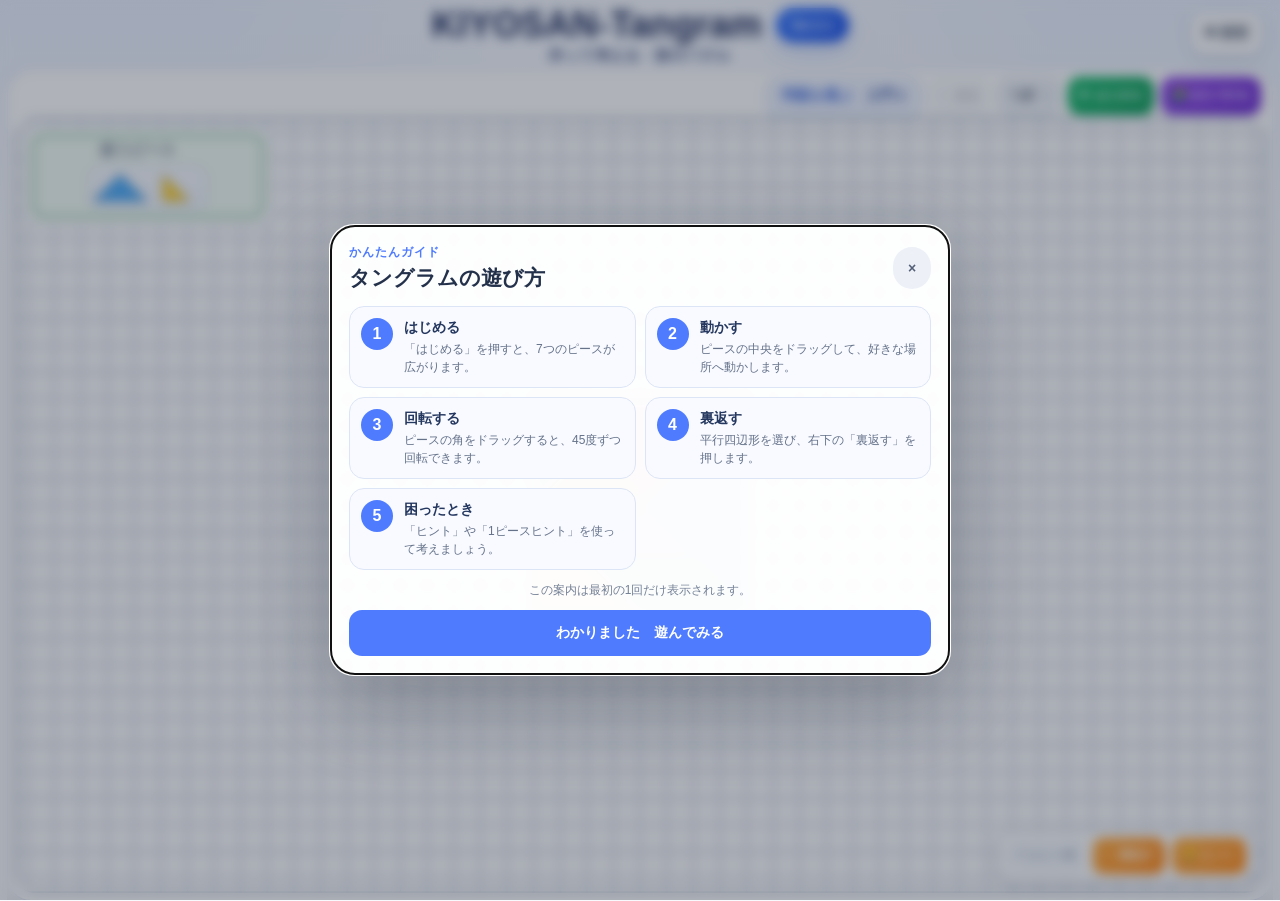
<file: index.html>
<!DOCTYPE html>
<!-- KIYOSAN-Tangram Ver.2.1 -->
<html lang="ja">
<head>
<meta charset="UTF-8">
<meta name="viewport" content="width=device-width,initial-scale=1.0,maximum-scale=1.0,user-scalable=no">

<meta name="theme-color" content="#24324a">
<meta name="application-name" content="KIYOSAN-Tangram">
<meta name="apple-mobile-web-app-capable" content="yes">
<meta name="apple-mobile-web-app-status-bar-style" content="black-translucent">
<meta name="apple-mobile-web-app-title" content="KIYOSAN-Tangram">
<link rel="manifest" href="./manifest.webmanifest">
<link rel="apple-touch-icon" href="./icons/apple-touch-icon.png">

<title>KIYOSAN-Tangram Ver.2.1</title>
<link rel="stylesheet" href="style.css">

</head>
<body>
<header class="v2-header">
  <div class="v2-title-row">
    <h1>KIYOSAN-Tangram</h1>
    <span class="prototype-badge">Ver.2.1</span>
  </div>
  <p class="v2-subtitle">作って考える・形のパズル</p>
  <button id="settingsBtn" class="settings-trigger" type="button"
    aria-haspopup="dialog" aria-controls="settingsDialog" aria-label="設定を開く">⚙ 設定</button>
</header>
<main class="app prototype17-layout">
<section class="card board-card">
  <div class="top">
    <div class="board-top-actions">
      <span class="legend">完成図を見ながら作りましょう</span>
      <button id="problemPickerBtn" class="problem-picker-trigger" type="button"
        aria-haspopup="dialog" aria-controls="problemPickerDialog">
        <span class="problem-picker-label-long">問題を選ぶ</span><span class="problem-picker-label-short">問題</span>　<span id="currentProblemLabel">入門 1</span>
      </button>
      <button id="prev" class="top-action-button problem-step-button" type="button">← まえ</button>
      <button id="next" class="top-action-button problem-step-button" type="button">つぎ →</button>
      <button id="startBtn" class="top-action-button green">▶ はじめる</button>
      <button id="reset" class="top-action-button primary">🧩 かたづける</button>
    </div>
  </div>
  <div class="boardWrap">
    <aside class="board-target-panel" aria-label="完成図">

      <div class="problem-heading">
        <h2 id="title">入門 1</h2>
        <span class="badge" id="count">1 / 48</span>
      </div>
      <div class="target"><svg viewBox="0 0 320 320"><g id="targetLayer"></g></svg></div>
      <section class="target-used-pieces" aria-labelledby="usedPiecesTitle">
        <h3 id="usedPiecesTitle">使うピース</h3>
        <div id="usedPieces" class="used-pieces" aria-live="polite"></div>
      </section>
    </aside>
    <div class="board-canvas-stage" aria-label="ピースを組み立てる場所">
      <svg id="board" viewBox="-12 -12 1024 724" preserveAspectRatio="xMidYMid meet">
        <defs>
          <!-- 実画像を繰り返して、ピース表面へ木目を貼る -->
          <pattern id="woodPattern" patternUnits="userSpaceOnUse" width="288" height="260">
            <image href="./wood-texture-fine.png" width="288" height="260"
              preserveAspectRatio="none" />
          </pattern>
          <!-- 選んだ写真から、7ピース共通の正方形画像を切り出す定義をここへ生成する -->
          <g id="photoPatternDefs"></g>
          <!-- 実画像を赤みのある焦げ茶色へ着色し、ニス状の光沢と立体感を加えるフィルター -->
          <filter id="woodTexture" x="-20%" y="-20%" width="140%" height="150%"
            color-interpolation-filters="sRGB">
            <feColorMatrix in="SourceGraphic" type="matrix"
              values="0.35 0.14 0.03 0 0.085
                      0.13 0.18 0.025 0 0.03
                      0.075 0.08 0.045 0 0.015
                      0    0    0    1 0" result="brownTexture" />
            <feComponentTransfer in="brownTexture" result="brighterBrown">
              <feFuncR type="linear" slope="1.2" />
              <feFuncG type="linear" slope="1.2" />
              <feFuncB type="linear" slope="1.2" />
              <feFuncA type="identity" />
            </feComponentTransfer>
            <feComposite in="brighterBrown" in2="SourceAlpha" operator="in" result="texturedPiece" />
            <feFlood flood-color="#fff0dc" flood-opacity="0.22" result="varnishColor" />
            <feComposite in="varnishColor" in2="SourceAlpha" operator="in" result="varnishCoat" />
            <feBlend in="texturedPiece" in2="varnishCoat" mode="screen" result="glossyPiece" />
            <feMorphology in="SourceAlpha" operator="erode" radius="1.35" result="innerArea" />
            <feComposite in="SourceAlpha" in2="innerArea" operator="out" result="borderMask" />
            <feFlood flood-color="#4a321c" flood-opacity="0.84" result="borderColor" />
            <feComposite in="borderColor" in2="borderMask" operator="in" result="darkBorder" />
            <feMerge result="outlinedPiece">
              <feMergeNode in="glossyPiece" />
              <feMergeNode in="darkBorder" />
            </feMerge>
            <feOffset in="SourceAlpha" dx="0.5" dy="2" result="sideMask1" />
            <feFlood flood-color="#92552e" result="sideColor1" />
            <feComposite in="sideColor1" in2="sideMask1" operator="in" result="woodSide1" />
            <feOffset in="SourceAlpha" dx="1" dy="4" result="sideMask2" />
            <feFlood flood-color="#784323" result="sideColor2" />
            <feComposite in="sideColor2" in2="sideMask2" operator="in" result="woodSide2" />
            <feOffset in="SourceAlpha" dx="1.5" dy="6" result="sideMask3" />
            <feFlood flood-color="#61351c" result="sideColor3" />
            <feComposite in="sideColor3" in2="sideMask3" operator="in" result="woodSide3" />
            <feOffset in="SourceAlpha" dx="2" dy="8" result="sideMask4" />
            <feFlood flood-color="#492817" result="sideColor4" />
            <feComposite in="sideColor4" in2="sideMask4" operator="in" result="woodSide4" />
            <feMerge result="pieceWithThickness">
              <feMergeNode in="woodSide4" />
              <feMergeNode in="woodSide3" />
              <feMergeNode in="woodSide2" />
              <feMergeNode in="woodSide1" />
              <feMergeNode in="outlinedPiece" />
            </feMerge>
          </filter>
          <!-- 初期の正方形用：表面の色と木目は同じまま、側面だけを表示しない -->
          <filter id="woodTextureFlat" x="-5%" y="-5%" width="110%" height="110%"
            color-interpolation-filters="sRGB">
            <feColorMatrix in="SourceGraphic" type="matrix"
              values="0.35 0.14 0.03 0 0.085
                      0.13 0.18 0.025 0 0.03
                      0.075 0.08 0.045 0 0.015
                      0    0    0    1 0" result="flatBrownTexture" />
            <feComponentTransfer in="flatBrownTexture" result="flatBrighterBrown">
              <feFuncR type="linear" slope="1.2" />
              <feFuncG type="linear" slope="1.2" />
              <feFuncB type="linear" slope="1.2" />
              <feFuncA type="identity" />
            </feComponentTransfer>
            <feComposite in="flatBrighterBrown" in2="SourceAlpha" operator="in" result="flatTexturedPiece" />
            <feFlood flood-color="#fff0dc" flood-opacity="0.22" result="flatVarnishColor" />
            <feComposite in="flatVarnishColor" in2="SourceAlpha" operator="in" result="flatVarnishCoat" />
            <feBlend in="flatTexturedPiece" in2="flatVarnishCoat" mode="screen" result="flatGlossyPiece" />
            <feMorphology in="SourceAlpha" operator="erode" radius="1.35" result="flatInnerArea" />
            <feComposite in="SourceAlpha" in2="flatInnerArea" operator="out" result="flatBorderMask" />
            <feFlood flood-color="#4a321c" flood-opacity="0.84" result="flatBorderColor" />
            <feComposite in="flatBorderColor" in2="flatBorderMask" operator="in" result="flatDarkBorder" />
            <feMerge>
              <feMergeNode in="flatGlossyPiece" />
              <feMergeNode in="flatDarkBorder" />
            </feMerge>
          </filter>
        </defs>
        <g id="gridLayer"></g>
        <g id="boardTargetLayer"></g>
        <g id="hintLayer"></g>
        <g id="guideLayer"></g>
        <g id="pieceLayer"></g>
      </svg>
      <div id="tidyCompleteMessage" class="tidy-complete-message" hidden>
        <strong>おかたづけできました！</strong>
        <span>またこんどやろうね！</span>
      </div>
      <div class="board-corner-actions" aria-label="ピース操作">
        <button id="undoBtn" type="button" disabled>↶ ひとつ前</button>
        <button id="left" class="phone-rotate-button" type="button" aria-label="左へ45度回転">↶ 左回転</button>
        <button id="right" class="phone-rotate-button" type="button" aria-label="右へ45度回転">右回転 ↷</button>
        <button id="flip" type="button">↔ 裏返す</button>
        <button id="hint" class="orange" type="button">💡 ヒント　☆☆☆</button>
        <button id="oneHint" class="orange" type="button" hidden>1ピースヒント</button>
      </div>
    </div>
  </div>
  <div id="status" class="status">「はじめる」でピースが広がります。形が完成すると、自動で音が鳴り、ピースが踊ります。</div>
</section>
</main>
<div id="problemPickerDialog" class="modal" role="dialog" aria-modal="true"
  aria-labelledby="problemPickerTitle" hidden>
  <div class="modal-backdrop" data-close-problem-picker></div>
  <div class="modal-panel problem-picker-panel" tabindex="-1">
    <div class="modal-header">
      <h2 id="problemPickerTitle">問題を選ぶ</h2>
      <button id="closeProblemPickerBtn" class="modal-close" type="button"
        aria-label="問題選択を閉じる">×</button>
    </div>
    <div class="problem-picker-content">
      <section class="side-section level-section" aria-labelledby="levelSectionTitle">
        <h3 class="side-section-title" id="levelSectionTitle">レベル</h3>
        <div class="levels" id="levels"></div>
      </section>
      <section class="side-section problem-list-section" aria-labelledby="problemListSectionTitle">
        <h3 class="side-section-title" id="problemListSectionTitle">問題一覧</h3>
        <div id="problemGrid" class="problem-grid" aria-label="問題一覧"></div>
        <p class="help">番号と★で達成状況が分かります。</p>
      </section>
    </div>
  </div>
</div>
<div id="levelClearDialog" class="modal level-clear-dialog" role="dialog" aria-modal="true"
  aria-labelledby="levelClearTitle" hidden>
  <div class="modal-backdrop level-clear-backdrop"></div>
  <div class="modal-panel level-clear-panel" tabindex="-1">
    <div class="level-clear-rays" aria-hidden="true"></div>
    <div class="level-clear-confetti" aria-hidden="true">
      <i></i><i></i><i></i><i></i><i></i><i></i><i></i><i></i><i></i><i></i><i></i><i></i>
    </div>
    <div class="level-clear-crown" aria-hidden="true">👑</div>
    <p class="level-clear-kicker">LEVEL COMPLETE!</p>
    <h2 id="levelClearTitle">全問クリア！</h2>
    <div class="level-clear-stars" aria-hidden="true">★ ★ ★</div>
    <p id="levelClearMessage">すべての問題をクリアしました。</p>
    <button id="levelClearNextBtn" class="primary level-clear-next" type="button">つぎのレベルへ</button>
  </div>
</div>
<div id="tutorialDialog" class="modal tutorial-dialog" role="dialog" aria-modal="true"
  aria-labelledby="tutorialTitle" hidden>
  <div class="modal-backdrop" data-close-tutorial></div>
  <div class="modal-panel tutorial-panel" tabindex="-1">
    <div class="modal-header">
      <div>
        <p class="tutorial-kicker">かんたんガイド</p>
        <h2 id="tutorialTitle">タングラムの遊び方</h2>
      </div>
      <button id="closeTutorialBtn" class="modal-close" type="button"
        aria-label="操作案内を閉じる">×</button>
    </div>
    <div class="tutorial-steps">
      <div class="tutorial-step"><span>1</span><div><strong>はじめる</strong><p>「はじめる」を押すと、7つのピースが広がります。</p></div></div>
      <div class="tutorial-step"><span>2</span><div><strong>動かす</strong><p>ピースの中央をドラッグして、好きな場所へ動かします。</p></div></div>
      <div class="tutorial-step"><span>3</span><div><strong>回転する</strong><p>ピースの角をドラッグすると、45度ずつ回転できます。</p></div></div>
      <div class="tutorial-step"><span>4</span><div><strong>裏返す</strong><p>平行四辺形を選び、右下の「裏返す」を押します。</p></div></div>
      <div class="tutorial-step"><span>5</span><div><strong>困ったとき</strong><p>「ヒント」や「1ピースヒント」を使って考えましょう。</p></div></div>
    </div>
    <p class="tutorial-note">この案内は最初の1回だけ表示されます。</p>
    <button id="startTutorialBtn" class="primary modal-done" type="button">わかりました　遊んでみる</button>
  </div>
</div>
<div id="settingsDialog" class="modal" role="dialog" aria-modal="true" aria-labelledby="settingsDialogTitle" hidden>
  <div class="modal-backdrop" data-close-settings></div>
  <div class="modal-panel" tabindex="-1">
    <div class="modal-header">
      <h2 id="settingsDialogTitle">⚙ 設定</h2>
      <button id="closeSettingsBtn" class="modal-close" type="button" aria-label="設定を閉じる">×</button>
    </div>
    <section class="modal-section" aria-labelledby="appearanceTitle">
      <h3 id="appearanceTitle">表示</h3>
      <div class="silhouette-setting">
        <label for="playMode">作り方</label>
        <select id="playMode">
          <option value="overlay">シルエットの上で作る</option>
          <option value="reference">完成図を見ながら作る</option>
        </select>
      </div>
      <div class="silhouette-setting">
        <label for="silhouetteColor">問題の色</label>
        <select id="silhouetteColor">
          <option value="bluegray">青灰色</option>
          <option value="cream">クリーム</option>
          <option value="beige">ベージュ</option>
        </select>
      </div>
      <div class="silhouette-setting">
        <label for="gridColor">方眼の色</label>
        <select id="gridColor">
          <option value="bluegray">青灰色</option>
          <option value="green">緑</option>
          <option value="beige">ベージュ</option>
        </select>
      </div>
      <div class="silhouette-setting">
        <label for="pieceStyle">ピースのデザイン</label>
        <select id="pieceStyle">
          <option value="colorful">カラフル</option>
          <option value="wood">木目調</option>
          <option value="photo">写真</option>
        </select>
      </div>
      <div id="photoControls" class="photo-controls" hidden>
        <label class="photo-select-button" for="photoFileInput">📷 写真を選ぶ</label>
        <input id="photoFileInput" type="file" accept="image/jpeg,image/png,image/webp,image/heic,image/heif" hidden>
        <span id="photoFileStatus">写真は端末内だけで使用します。</span>
      </div>
      <div class="silhouette-setting">
        <label for="bgmSetting">BGM</label>
        <select id="bgmSetting">
          <option value="off">なし</option>
          <option value="on">あり（レベル別）</option>
        </select>
      </div>
      <div class="silhouette-setting">
        <label for="effectsSetting">効果音</label>
        <select id="effectsSetting">
          <option value="on">あり</option>
          <option value="off">なし</option>
        </select>
      </div>
      <div class="silhouette-setting kana-setting-control" data-kana-exempt>
        <label for="textStyleSetting">ボタンなどの表記</label>
        <select id="textStyleSetting">
          <option value="kanji">漢字にする</option>
          <option value="kana">ひらがなにする</option>
        </select>
      </div>
      <div class="piece-size-panel">
        <span>ピースの大きさ</span>
        <div class="piece-size-buttons">
          <button type="button" data-piece-size="1" class="size-choice">標準</button>
          <button type="button" data-piece-size="1.3" class="size-choice">大</button>
          <button type="button" data-piece-size="1.5" class="size-choice">特大</button>
        </div>
      </div>
    </section>
    <section class="modal-section" aria-labelledby="utilityTitle">
      <h3 id="utilityTitle">操作</h3>
      <div class="silhouette-setting teacher-mode-setting">
        <label for="teacherModeSetting">教師モード</label>
        <select id="teacherModeSetting">
          <option value="off">使わない</option>
          <option value="on">使う（1ピースヒントを表示）</option>
        </select>
      </div>
      <div class="utility-buttons">
        <button id="fullscreenBtn" type="button">⛶ 全画面</button>
        <button id="tutorialBtn" type="button">？ 操作案内を見る</button>
        <button id="clearStarsBtn" type="button">☆ をリセット</button>
      </div>
    </section>
    <button id="doneSettingsBtn" class="primary modal-done" type="button">閉じる</button>
  </div>
</div>
<footer class="app-footer" aria-label="アプリ情報">
  <div><strong>KIYOSAN-Tangram <span id="appVersion">Ver.2.1</span></strong> • Designed by Kiyosan, an Apple Distinguished Educator, with ChatGPT.</div>
</footer>

<script src="script.js?v=2.1.1"></script>


</body>
</html>
</file>
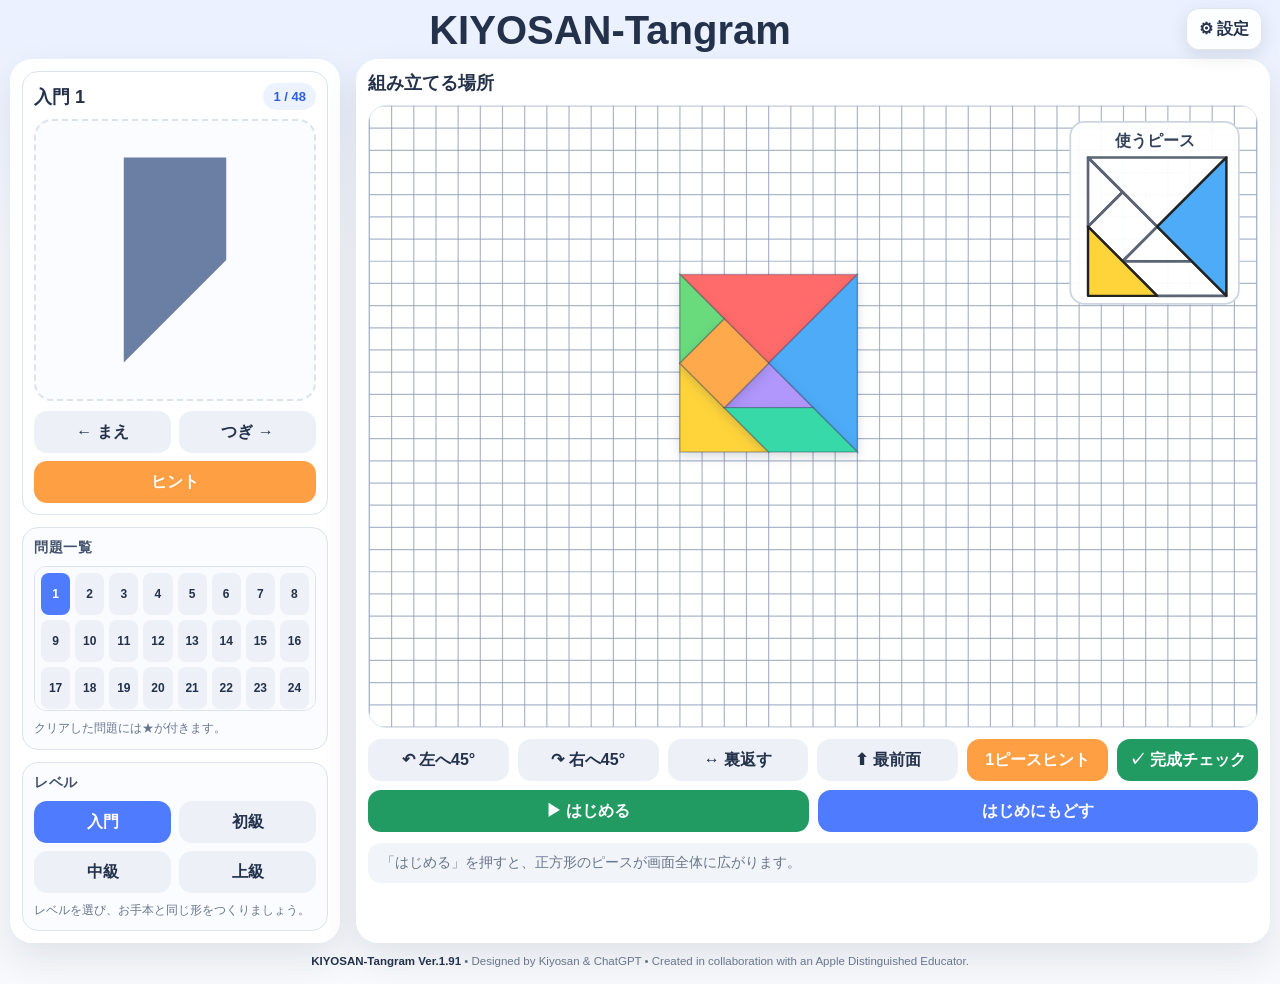
<file: index-8-final-fix.html>
<!DOCTYPE html>
<html lang="ja">
<head>
<meta charset="UTF-8">
<meta name="viewport" content="width=device-width,initial-scale=1.0,maximum-scale=1.0,user-scalable=no">

<meta name="theme-color" content="#24324a">
<meta name="application-name" content="KIYOSAN-Tangram">
<meta name="apple-mobile-web-app-capable" content="yes">
<meta name="apple-mobile-web-app-status-bar-style" content="black-translucent">
<meta name="apple-mobile-web-app-title" content="KIYOSAN-Tangram">
<link rel="manifest" href="./manifest.webmanifest">
<link rel="apple-touch-icon" href="./icons/apple-touch-icon.png">

<title>KIYOSAN-Tangram Ver.1.91 Prototype 8 Final Fix</title>
<style>
:root{--ink:#23314b;--sub:#68758c;--line:#dce3ee;--blue:#4f7cff;--orange:#ff9f43;--green:#229b63;--bg:#f4f7fb}
*{box-sizing:border-box}
body{margin:0;min-height:100vh;font-family:-apple-system,BlinkMacSystemFont,"Segoe UI","Hiragino Sans","Yu Gothic UI","Yu Gothic","Meiryo",sans-serif;color:var(--ink);background:linear-gradient(180deg,#eaf0ff,#f7f9fc 260px)}
header{position:relative;text-align:center;padding:8px 72px 2px 12px}
.settings-trigger{position:absolute;right:18px;top:8px;min-width:48px;padding:9px 12px;background:rgba(255,255,255,.9);box-shadow:0 6px 18px rgba(35,49,75,.12);border:1px solid rgba(220,227,238,.9)}
h1{margin:0;font-size:clamp(26px,4vw,40px)}
header p{margin:7px 0 0;color:var(--sub)}
.app{width:min(1280px,calc(100% - 20px));margin:4px auto 10px;display:grid;grid-template-columns:330px 1fr;gap:16px}
.card{background:rgba(255,255,255,.97);border-radius:22px;box-shadow:0 14px 36px rgba(35,49,75,.11);padding:12px}
.levels{display:grid;grid-template-columns:1fr 1fr;gap:8px;margin-bottom:14px}
button,select{font:inherit}
button{border:0;border-radius:13px;padding:11px 12px;font-weight:700;color:var(--ink);background:#edf1f7;cursor:pointer}
button:active{transform:scale(.98)}
.level.active{background:var(--blue);color:#fff}
.top{display:flex;align-items:center;justify-content:space-between;gap:10px;margin-bottom:10px}
h2{margin:0;font-size:18px}
.badge{font-size:13px;font-weight:700;color:#315fdd;background:#edf2ff;border-radius:999px;padding:6px 10px}
.target{aspect-ratio:1/1;border:2px dashed var(--line);border-radius:18px;overflow:hidden;background:#fbfcff}
svg{width:100%;height:100%;touch-action:none}
.silhouette{fill:var(--silhouette-fill,#6B7FA5);stroke:none}
.target-line{fill:var(--silhouette-fill,#6B7FA5);stroke:none}
.hint-piece{fill:#7585a2;fill-opacity:.15;stroke:#7585a2;stroke-width:1.5;stroke-dasharray:6 5}
.grid-line{stroke:var(--grid-color,#8F9EB7);stroke-width:1.2;vector-effect:non-scaling-stroke;opacity:.75}
.guide-bg{fill:#fff;fill-opacity:.94;stroke:#cbd5e1;stroke-width:2}
.guide-used{stroke:#222;stroke-width:3.5;stroke-linejoin:round}
.guide-unused{fill:none;stroke:#5b6475;stroke-width:3.8;stroke-linejoin:round}
.guide-label{font-size:18px;font-weight:700;fill:#34415a;text-anchor:middle}
.piece{stroke:rgba(35,49,75,.3);stroke-width:1.6;cursor:grab;filter:drop-shadow(0 5px 6px rgba(35,49,75,.18))}
.not-started .piece{cursor:default}
.start-ready{animation:startPulse 1.3s ease-in-out infinite}
@keyframes startPulse{0%,100%{transform:scale(1)}50%{transform:scale(1.03)}}

.piece:active{cursor:grabbing}.selected{stroke:#111827;stroke-width:3}
.row{display:flex;gap:8px;flex-wrap:wrap;margin-top:11px}
.row button{flex:1 1 100px}
.orange{background:var(--orange);color:#fff}.primary{background:var(--blue);color:#fff}.green{background:var(--green);color:#fff}
.help{font-size:12px;color:var(--sub);line-height:1.55;margin:10px 0 0}
.silhouette-setting{
  display:flex;align-items:center;justify-content:space-between;gap:10px;
  margin:0 0 12px;padding:9px 10px;border-radius:12px;background:#f4f6fa;
}
.silhouette-setting label{font-size:13px;font-weight:700;color:var(--ink)}
.silhouette-setting select{
  flex:1;max-width:150px;border:1px solid var(--line);border-radius:10px;
  padding:8px 10px;background:#fff;color:var(--ink);font-weight:700;
}
.utility-buttons{
  display:grid;grid-template-columns:1fr 1fr;gap:8px;margin:0 0 12px
}
.utility-buttons button{padding:9px 8px;font-size:13px}
.utility-buttons #clearStarsBtn{grid-column:1/-1;background:#fff3e5;color:#8a4b00}










.problem-grid{
  display:grid;grid-template-columns:repeat(8,1fr);gap:5px;
  max-height:110px;overflow:auto;margin:0 0 10px;padding:6px;
  border:1px solid var(--line);border-radius:12px;background:#fafbfe
}
.problem-btn{
  position:relative;min-width:0;padding:7px 2px;border-radius:8px;
  font-size:12px;background:#edf1f7
}
.problem-btn.active{background:var(--blue);color:#fff}
.problem-btn.cleared::after{
  content:"★";position:absolute;right:1px;top:-5px;color:#f3b400;
  font-size:13px;text-shadow:0 1px 1px #fff
}
.problem-btn.active.cleared::after{color:#ffe36e;text-shadow:none}


.boardWrap{
  aspect-ratio:10/7;min-height:500px;border:1px solid var(--line);
  border-radius:18px;overflow:hidden;background:#fff;
}
.toolbar{display:flex;flex-wrap:wrap;gap:9px;margin-top:11px}.toolbar button{flex:1 1 135px}
.status{margin-top:11px;padding:11px 13px;border-radius:13px;background:#f1f4f8;color:var(--sub);font-size:14px}
.status.ok{background:#e8f8ef;color:#157347;font-weight:700}.status.warn{background:#fff3e5;color:#9b5a00;font-weight:700}
.legend{font-size:12px;color:var(--sub);margin-top:8px}
@media(max-width:860px){.app{grid-template-columns:1fr}.side{display:grid;grid-template-columns:minmax(200px,290px) 1fr;gap:14px;align-items:start}.levels,.side>.top{grid-column:1/-1}.row{margin-top:0}}
@media(max-width:590px){.side{display:block}.row{margin-top:11px}.boardWrap{aspect-ratio:1/1.18;min-height:430px}}

.piece-size-panel{margin:0 0 12px;padding:9px 10px;border-radius:12px;background:#f4f6fa}
.piece-size-panel>span{display:block;margin-bottom:7px;font-size:13px;font-weight:700;color:var(--ink)}
.piece-size-buttons{display:grid;grid-template-columns:repeat(3,1fr);gap:6px}
.size-choice{min-height:38px;padding:7px 3px;font-size:13px;border-radius:10px}
.size-choice.selected{background:#9dcfe4!important;color:#274354!important;box-shadow:inset 0 0 0 2px rgba(255,255,255,.8)}

.app-footer{
  width:min(1280px,calc(100% - 20px));margin:0 auto 14px;
  text-align:center;color:var(--sub);font-size:12px;line-height:1.6
}
.app-footer strong{color:var(--ink);font-weight:700}

/* Ver.1.91 Prototype 3：左右の主操作領域の下端をそろえる */
.side{display:flex;flex-direction:column;gap:12px}
.side-section{border:1px solid var(--line);border-radius:16px;background:#fbfcff;padding:11px}
.side-section-title{margin:0 0 9px;font-size:14px;font-weight:800;color:#41506b;letter-spacing:.04em}
.side-section .levels{margin:0}
.side-section .help{margin:8px 0 0}
.problem-section{background:#fff}
.problem-heading{display:flex;align-items:center;justify-content:space-between;gap:10px;margin-bottom:9px}
.problem-heading h2{font-size:18px}
.problem-nav{display:grid;grid-template-columns:1fr 1fr;gap:8px;margin-top:10px}
.problem-nav #hint{grid-column:1/-1}
.problem-list-section{background:#fbfcff}
.problem-list-section .problem-grid{max-height:145px;margin:0}
.level-section{background:#fbfcff}
.settings-section{background:#f7f9fc}
.settings-section .silhouette-setting{margin-bottom:8px;background:#fff}
.settings-section .piece-size-panel{margin:0;background:#fff}
.teacher-section{background:#f4f1ff;border-color:#ded7f4}
.teacher-section .utility-buttons{margin:0}
.teacher-section #clearStarsBtn{background:#fff3e5;color:#8a4b00}
.app-footer{white-space:nowrap}
@media(max-width:860px){
  .side{display:grid;grid-template-columns:1fr 1fr;gap:12px}
  .side-section{min-width:0}
  .problem-section{grid-column:1/-1}
  .settings-section,.teacher-section{align-self:start}
}
@media(max-width:590px){
  .side{display:flex}
  .app-footer{white-space:normal}
}

/* Prototype 3：主操作カードと補助カードを分離 */
.side-main{display:flex;flex-direction:column;gap:12px;height:100%}
.side-main .level-section{margin-top:auto}
.side-aux{display:flex;flex-direction:column;gap:12px;align-self:start}
.board-card{grid-column:2;grid-row:1}
.side-main{grid-column:1;grid-row:1}
.side-aux{grid-column:1;grid-row:2}
@media(max-width:860px){
  .side-main,.board-card,.side-aux{grid-column:1;grid-row:auto}
  .side-main{display:grid;grid-template-columns:1fr 1fr;gap:12px}
  .side-main .problem-section{grid-column:1/-1}
  .side-main .level-section{margin-top:0}
  .side-aux{display:grid;grid-template-columns:1fr 1fr;gap:12px}
}
@media(max-width:590px){
  .side-main,.side-aux{display:flex}
}


/* Ver.1.91 Prototype 4：設定ダイアログ（Prototype 5でも継承） */
body.modal-open{overflow:hidden}
.modal[hidden]{display:none}
.modal{position:fixed;inset:0;z-index:1000;display:grid;place-items:center;padding:20px}
.modal-backdrop{position:absolute;inset:0;background:rgba(22,31,49,.34);backdrop-filter:blur(6px);-webkit-backdrop-filter:blur(6px);opacity:0;animation:modalFadeIn .22s ease forwards}
.modal-panel{position:relative;width:min(480px,100%);max-height:min(760px,calc(100vh - 40px));overflow:auto;background:rgba(255,255,255,.98);border:1px solid rgba(255,255,255,.78);border-radius:24px;box-shadow:0 28px 80px rgba(20,31,52,.28);padding:18px;opacity:0;transform:scale(.96) translateY(8px);animation:modalPanelIn .22s cubic-bezier(.2,.8,.2,1) forwards}
.modal.closing .modal-backdrop{animation:modalFadeOut .18s ease forwards}
.modal.closing .modal-panel{animation:modalPanelOut .18s ease forwards}
@keyframes modalFadeIn{to{opacity:1}}
@keyframes modalFadeOut{from{opacity:1}to{opacity:0}}
@keyframes modalPanelIn{to{opacity:1;transform:scale(1) translateY(0)}}
@keyframes modalPanelOut{from{opacity:1;transform:scale(1) translateY(0)}to{opacity:0;transform:scale(.97) translateY(6px)}}
.modal-header{display:flex;align-items:center;justify-content:space-between;gap:12px;margin-bottom:14px}
.modal-header h2{font-size:21px}
.modal-close{width:38px;height:38px;padding:0;border-radius:999px;font-size:25px;line-height:1;background:#edf1f7;color:#536078}
.modal-section{padding:14px;border:1px solid var(--line);border-radius:16px;background:#f8faff;margin-bottom:12px}
.modal-section h3{margin:0 0 10px;font-size:14px;color:#41506b;letter-spacing:.04em}
.modal-section .silhouette-setting{background:#fff;margin-bottom:8px}
.modal-section .piece-size-panel{background:#fff;margin:0}
.teacher-modal{background:#f6f3ff;border-color:#ded7f4}
.teacher-modal .utility-buttons{margin:0}
.modal-done{width:100%;margin-top:2px}
@media(max-width:590px){header{padding-right:62px}.settings-trigger{right:10px;font-size:0;width:44px;padding:9px}.settings-trigger::first-letter{font-size:20px}.modal{padding:10px}.modal-panel{max-height:calc(100vh - 20px);border-radius:20px}}



/* Ver.1.91 Prototype 5：全画面中央配置とクロスプラットフォーム調整 */
html{min-height:100%;background:#f7f9fc}
body{-webkit-font-smoothing:antialiased;text-rendering:optimizeLegibility}
button,select{line-height:1.25}
button{min-height:42px;-webkit-tap-highlight-color:transparent}
select{min-height:40px}
.app-footer{font-size:11.5px;line-height:1.45;white-space:nowrap;overflow-wrap:normal}

/* Fullscreen APIでhtml要素が全画面になった場合だけ中央寄せする */
html:fullscreen body,
html:-webkit-full-screen body{
  min-height:100vh;
  display:flex;
  flex-direction:column;
  justify-content:center;
  overflow:auto;
}
html:fullscreen header,
html:fullscreen .app,
html:fullscreen .app-footer,
html:-webkit-full-screen header,
html:-webkit-full-screen .app,
html:-webkit-full-screen .app-footer{flex:0 0 auto}

/* 高さの小さいWindowsノートなどでは、上端が切れないよう上寄せに戻す */
@media (max-height:820px){
  html:fullscreen body,
  html:-webkit-full-screen body{justify-content:flex-start}
}
@media(max-width:980px){
  .app-footer{white-space:normal;padding:0 8px}
}
@media(max-width:590px){
  button{min-height:44px}
}


/* Ver.1.91 Prototype 6：iPad・Apple Pencilの盤面操作を固定 */
html,body{overscroll-behavior:none}
body{touch-action:pan-x pan-y}
.boardWrap,#board,#pieceLayer,.piece{
  touch-action:none!important;
  -ms-touch-action:none;
  -webkit-user-select:none;
  user-select:none;
  -webkit-touch-callout:none;
}
body.board-interacting{
  overflow:hidden!important;
  overscroll-behavior:none;
}
body.board-interacting .boardWrap{cursor:grabbing}
@supports (-webkit-touch-callout:none){
  html:fullscreen body,html:-webkit-full-screen body{overscroll-behavior:none}
}



/* Ver.1.91 Prototype 7：iPadファースト固定レイアウト */
body.ipad-mode{
  position:fixed;
  inset:0;
  width:100%;
  height:var(--app-height,100dvh);
  min-height:0;
  overflow:hidden;
  display:grid;
  grid-template-rows:auto minmax(0,1fr) auto;
  overscroll-behavior:none;
}
body.ipad-mode header{
  padding:6px 72px 0 12px;
  min-height:48px;
}
body.ipad-mode h1{font-size:clamp(25px,3.2vw,36px)}
body.ipad-mode .settings-trigger{
  position:fixed;
  z-index:900;
  top:max(8px,env(safe-area-inset-top));
  right:max(12px,env(safe-area-inset-right));
}
body.ipad-mode .app{
  width:min(1280px,calc(100% - 16px));
  height:100%;
  min-height:0;
  margin:2px auto 6px;
  grid-template-columns:clamp(255px,27vw,330px) minmax(0,1fr);
  grid-template-rows:minmax(0,1fr);
  gap:12px;
  overflow:hidden;
}
body.ipad-mode .side-main,
body.ipad-mode .board-card{
  grid-row:1;
  min-height:0;
  height:100%;
}
body.ipad-mode .side-main{
  display:flex;
  flex-direction:column;
  gap:8px;
  overflow:hidden;
}
body.ipad-mode .side-section{padding:8px;border-radius:14px}
body.ipad-mode .problem-section{flex:1 1 auto;min-height:0;display:flex;flex-direction:column}
body.ipad-mode .problem-heading{margin-bottom:6px}
body.ipad-mode .target{flex:1 1 auto;min-height:150px;aspect-ratio:auto}
body.ipad-mode .problem-nav{margin-top:7px;gap:6px}
body.ipad-mode .problem-nav button{min-height:38px;padding:8px 9px}
body.ipad-mode .problem-list-section{flex:0 0 auto}
body.ipad-mode .problem-list-section .problem-grid{max-height:96px}
body.ipad-mode .level-section{flex:0 0 auto;margin-top:0}
body.ipad-mode .levels{gap:6px}
body.ipad-mode .level{min-height:36px;padding:7px 8px}
body.ipad-mode .side-section .help{margin-top:5px;line-height:1.35}
body.ipad-mode .board-card{
  display:flex;
  flex-direction:column;
  overflow:hidden;
}
body.ipad-mode .board-card>.top{flex:0 0 auto;margin-bottom:6px}
body.ipad-mode .boardWrap{
  flex:1 1 auto;
  min-height:0;
  height:auto;
  aspect-ratio:auto;
}
body.ipad-mode .toolbar{
  flex:0 0 auto;
  display:grid;
  grid-template-columns:repeat(4,minmax(0,1fr));
  gap:6px;
  margin-top:7px;
}
body.ipad-mode .toolbar button{min-height:38px;padding:7px 6px;font-size:13px}
body.ipad-mode .status{flex:0 0 auto;margin-top:7px;padding:8px 10px;font-size:12.5px}
body.ipad-mode .app-footer{
  width:100%;
  margin:0;
  padding:2px 10px max(5px,env(safe-area-inset-bottom));
  font-size:10.5px;
  line-height:1.25;
  white-space:nowrap;
  overflow:hidden;
  text-overflow:ellipsis;
}
body.ipad-mode.modal-open{overflow:hidden}
body.ipad-mode .modal-panel{max-height:calc(var(--app-height,100dvh) - 24px)}

/* iPadの縦向きでも左右2カラムを維持し、盤面を優先する */
@media (max-width:820px){
  body.ipad-mode .app{grid-template-columns:250px minmax(0,1fr);gap:8px}
  body.ipad-mode .card{padding:8px;border-radius:16px}
  body.ipad-mode .side-main{gap:6px}
  body.ipad-mode .problem-list-section .problem-grid{grid-template-columns:repeat(6,1fr);max-height:82px}
  body.ipad-mode .toolbar{grid-template-columns:repeat(2,minmax(0,1fr))}
  body.ipad-mode .toolbar button{font-size:12px}
  body.ipad-mode .app-footer{font-size:9.5px}
}

/* 高さが小さい場合は説明文を省き、操作領域を確保する */
@media (max-height:760px){
  body.ipad-mode .side-section .help{display:none}
  body.ipad-mode .problem-list-section .problem-grid{max-height:72px}
  body.ipad-mode .toolbar button{min-height:34px;padding:5px 5px}
  body.ipad-mode .status{padding:6px 9px}
}


/* Ver.1.91 Prototype 8：iPad全画面・Apple Pencil最終調整 */
body.ipad-mode{
  padding-top:env(safe-area-inset-top);
  padding-left:env(safe-area-inset-left);
  padding-right:env(safe-area-inset-right);
  padding-bottom:env(safe-area-inset-bottom);
}
body.ipad-mode .app{
  min-height:0;
  padding-bottom:2px;
}
body.ipad-mode .board-card{padding-bottom:8px}
body.ipad-mode .toolbar{
  position:relative;
  z-index:20;
  padding-bottom:2px;
}
body.ipad-mode .toolbar button,
body.ipad-mode .problem-nav button,
body.ipad-mode .settings-trigger,
body.ipad-mode .modal button{
  touch-action:manipulation!important;
  -webkit-user-select:none;
  user-select:none;
}
body.ipad-mode .boardWrap{
  min-height:180px;
}
@media (orientation:portrait) and (max-width:820px){
  body.ipad-mode .app{grid-template-columns:230px minmax(0,1fr)}
  body.ipad-mode .problem-list-section .problem-grid{max-height:66px}
  body.ipad-mode .target{min-height:126px}
  body.ipad-mode .toolbar{grid-template-columns:repeat(2,minmax(0,1fr));gap:5px}
  body.ipad-mode .toolbar button{min-height:36px;padding:5px 4px;font-size:11.5px}
  body.ipad-mode .status{margin-top:5px;padding:6px 8px;font-size:11.5px}
}
@media (orientation:landscape) and (max-height:760px){
  body.ipad-mode header{min-height:42px;padding-top:3px}
  body.ipad-mode h1{font-size:24px}
  body.ipad-mode .app{margin-top:0;margin-bottom:2px}
  body.ipad-mode .target{min-height:116px}
  body.ipad-mode .problem-list-section .problem-grid{max-height:58px}
  body.ipad-mode .toolbar{grid-template-columns:repeat(4,minmax(0,1fr));gap:4px;margin-top:5px}
  body.ipad-mode .toolbar button{min-height:32px;padding:4px 3px;font-size:11px}
  body.ipad-mode .status{margin-top:4px;padding:5px 7px;font-size:11px}
  body.ipad-mode .app-footer{display:none}
}


/* Prototype 8 修正版：iPad全画面では下部操作を必ず画面内に固定 */
body.ipad-mode.fullscreen-compact header{display:none}
body.ipad-mode.fullscreen-compact{
  grid-template-rows:minmax(0,1fr) auto;
}
body.ipad-mode.fullscreen-compact .app{
  margin:4px auto 2px;
  height:100%;
  min-height:0;
}
body.ipad-mode.fullscreen-compact .board-card{
  min-height:0;
  padding:7px 8px 6px;
}
body.ipad-mode.fullscreen-compact .board-card>.top{
  margin-bottom:4px;
}
body.ipad-mode.fullscreen-compact .boardWrap{
  min-height:0!important;
  height:0;
  flex:1 1 0;
}
body.ipad-mode.fullscreen-compact .toolbar{
  flex:0 0 auto;
  grid-template-columns:repeat(4,minmax(0,1fr));
  gap:4px;
  margin-top:5px;
  padding:0;
}
body.ipad-mode.fullscreen-compact .toolbar button{
  min-height:31px;
  padding:4px 3px;
  font-size:10.8px;
}
body.ipad-mode.fullscreen-compact .status{
  flex:0 0 auto;
  margin-top:4px;
  padding:5px 7px;
  font-size:10.8px;
  line-height:1.2;
}
body.ipad-mode.fullscreen-compact .app-footer{display:none}
body.ipad-mode.fullscreen-compact .target{min-height:100px}
body.ipad-mode.fullscreen-compact .problem-list-section .problem-grid{max-height:54px}
body.ipad-mode.fullscreen-compact .side-section .help{display:none}

@media (orientation:portrait) and (max-width:820px){
  body.ipad-mode.fullscreen-compact .toolbar{
    grid-template-columns:repeat(2,minmax(0,1fr));
  }
  body.ipad-mode.fullscreen-compact .toolbar button{
    min-height:30px;
    font-size:10.5px;
  }
}


/* Prototype 8 最終候補：下段ボタンの表示領域を先に確保 */
body.ipad-mode.fullscreen-compact{
  height:var(--app-height,100dvh)!important;
  max-height:var(--app-height,100dvh)!important;
}
body.ipad-mode.fullscreen-compact .board-card{
  display:grid;
  grid-template-rows:auto minmax(0,1fr) auto;
}
body.ipad-mode.fullscreen-compact .boardWrap{
  height:auto!important;
  min-height:0!important;
  overflow:hidden;
}
body.ipad-mode.fullscreen-compact .toolbar{
  min-height:66px;
  align-content:stretch;
  grid-auto-rows:minmax(29px,1fr);
}
body.ipad-mode.fullscreen-compact .status{display:none}
@media (orientation:portrait) and (max-width:820px){
  body.ipad-mode.fullscreen-compact .toolbar{
    min-height:132px;
    grid-auto-rows:minmax(28px,1fr);
  }
}


/* Prototype 8 安定版：iPadではブラウザ全画面ではなくアプリ内全画面を使用 */
body.ipad-mode.app-fullscreen{
  position:fixed!important;
  inset:0!important;
  width:100%!important;
  height:var(--app-height,100dvh)!important;
  max-height:var(--app-height,100dvh)!important;
  padding:env(safe-area-inset-top) env(safe-area-inset-right) env(safe-area-inset-bottom) env(safe-area-inset-left)!important;
  grid-template-rows:0 minmax(0,1fr) 0!important;
  overflow:hidden!important;
}
body.ipad-mode.app-fullscreen header{
  display:block!important;
  min-height:0!important;
  height:0!important;
  padding:0!important;
  overflow:visible!important;
}
body.ipad-mode.app-fullscreen header h1{display:none!important}
body.ipad-mode.app-fullscreen .settings-trigger{
  display:block!important;
  top:max(6px,env(safe-area-inset-top))!important;
  right:max(8px,env(safe-area-inset-right))!important;
  min-height:34px!important;
  height:34px!important;
  padding:5px 9px!important;
  font-size:12px!important;
}
body.ipad-mode.app-fullscreen .app{
  width:calc(100% - 8px)!important;
  height:100%!important;
  min-height:0!important;
  margin:2px auto!important;
  gap:6px!important;
  overflow:hidden!important;
}
body.ipad-mode.app-fullscreen .card{padding:6px!important;border-radius:13px!important}
body.ipad-mode.app-fullscreen .side-main{gap:5px!important}
body.ipad-mode.app-fullscreen .side-section{padding:6px!important}
body.ipad-mode.app-fullscreen .target{min-height:86px!important}
body.ipad-mode.app-fullscreen .problem-list-section .problem-grid{max-height:50px!important}
body.ipad-mode.app-fullscreen .side-section .help{display:none!important}
body.ipad-mode.app-fullscreen .board-card{
  display:grid!important;
  grid-template-rows:auto minmax(0,1fr) 72px!important;
  min-height:0!important;
  overflow:hidden!important;
  padding-bottom:5px!important;
}
body.ipad-mode.app-fullscreen .board-card>.top{margin:0 52px 3px 0!important}
body.ipad-mode.app-fullscreen .boardWrap{
  height:auto!important;
  min-height:0!important;
  overflow:hidden!important;
}
body.ipad-mode.app-fullscreen .toolbar{
  display:grid!important;
  grid-template-columns:repeat(4,minmax(0,1fr))!important;
  grid-template-rows:repeat(2,32px)!important;
  min-height:68px!important;
  height:68px!important;
  gap:4px!important;
  margin-top:4px!important;
  padding:0!important;
  align-content:start!important;
  overflow:visible!important;
}
body.ipad-mode.app-fullscreen .toolbar button{
  min-height:32px!important;
  height:32px!important;
  padding:3px 2px!important;
  font-size:10.5px!important;
  line-height:1.05!important;
}
body.ipad-mode.app-fullscreen .status,
body.ipad-mode.app-fullscreen .app-footer{display:none!important}
@media (orientation:portrait) and (max-width:820px){
  body.ipad-mode.app-fullscreen .app{grid-template-columns:218px minmax(0,1fr)!important}
  body.ipad-mode.app-fullscreen .board-card{grid-template-rows:auto minmax(0,1fr) 72px!important}
  body.ipad-mode.app-fullscreen .toolbar{grid-template-columns:repeat(4,minmax(0,1fr))!important}
}


/* Prototype 8 最終調整：アプリ内全画面を視覚的に明確化 */
body.ipad-mode.app-fullscreen{background:#dfe7f6!important;}
body.ipad-mode.app-fullscreen .board-card{box-shadow:0 0 0 3px rgba(79,124,255,.35),0 12px 30px rgba(35,49,75,.18)!important;}
body.ipad-mode.app-fullscreen .board-card>.top h2::after{content:" 〈全画面〉";font-size:11px;color:#315fdd;font-weight:800;}

</style>
</head>
<body>
<header><h1>KIYOSAN-Tangram</h1><button id="settingsBtn" class="settings-trigger" type="button" aria-haspopup="dialog" aria-controls="settingsDialog" aria-label="設定を開く">⚙ 設定</button></header>
<main class="app">
<section class="card side side-main">
  <section class="side-section problem-section" aria-labelledby="problemSectionTitle">
    <div class="problem-heading">
      <h2 id="title">入門 1</h2>
      <span class="badge" id="count">1 / 48</span>
    </div>
    <div class="target"><svg viewBox="0 0 320 320"><g id="targetLayer"></g></svg></div>
    <div class="problem-nav">
      <button id="prev">← まえ</button>
      <button id="next">つぎ →</button>
      <button id="hint" class="orange">💡 ヒント</button>
    </div>
  </section>

  <section class="side-section problem-list-section" aria-labelledby="problemListSectionTitle">
    <h2 class="side-section-title" id="problemListSectionTitle">問題一覧</h2>
    <div id="problemGrid" class="problem-grid"></div>
    <p class="help">クリアした問題には★が付きます。</p>
  </section>

  <section class="side-section level-section" aria-labelledby="levelSectionTitle">
    <h2 class="side-section-title" id="levelSectionTitle">レベル</h2>
    <div class="levels" id="levels"></div>
    <p class="help">レベルを選び、お手本と同じ形をつくりましょう。</p>
  </section>

</section>
<section class="card board-card">
  <div class="top"><h2>組み立てる場所</h2><span class="legend"></span></div>
  <div class="boardWrap">
    <svg id="board" viewBox="0 0 1000 700">
      <g id="gridLayer"></g>
      <g id="hintLayer"></g>
      <g id="guideLayer"></g>
      <g id="pieceLayer"></g>
    </svg>
  </div>
  <div class="toolbar">
    <button id="left">↶ 左へ45°</button><button id="right">↷ 右へ45°</button>
    <button id="flip">↔ 裏返す</button><button id="front">⬆ 最前面</button>
    <button id="oneHint" class="orange">1ピースヒント</button>
    <button id="check" class="green">✓ 完成チェック</button>
    <button id="startBtn" class="green">▶ はじめる</button>
    <button id="reset" class="primary">はじめにもどす</button>
  </div>
  <div id="status" class="status">頂点のすぐ近くをつかむと回転し、それ以外の場所をつかむと移動します。</div>
</section>


</main>
<div id="settingsDialog" class="modal" role="dialog" aria-modal="true" aria-labelledby="settingsDialogTitle" hidden>
  <div class="modal-backdrop" data-close-settings></div>
  <div class="modal-panel" tabindex="-1">
    <div class="modal-header">
      <h2 id="settingsDialogTitle">⚙ 設定</h2>
      <button id="closeSettingsBtn" class="modal-close" type="button" aria-label="設定を閉じる">×</button>
    </div>
    <section class="modal-section" aria-labelledby="appearanceTitle">
      <h3 id="appearanceTitle">表示</h3>
      <div class="silhouette-setting">
        <label for="silhouetteColor">問題の色</label>
        <select id="silhouetteColor">
          <option value="bluegray">青灰色</option>
          <option value="cream">クリーム</option>
          <option value="beige">ベージュ</option>
        </select>
      </div>
      <div class="silhouette-setting">
        <label for="gridColor">方眼の色</label>
        <select id="gridColor">
          <option value="bluegray">青灰色</option>
          <option value="green">緑</option>
          <option value="beige">ベージュ</option>
        </select>
      </div>
      <div class="piece-size-panel">
        <span>ピースの大きさ</span>
        <div class="piece-size-buttons">
          <button type="button" data-piece-size="1" class="size-choice">標準</button>
          <button type="button" data-piece-size="1.3" class="size-choice">大</button>
          <button type="button" data-piece-size="1.5" class="size-choice">特大</button>
        </div>
      </div>
    </section>
    <section class="modal-section teacher-modal" aria-labelledby="teacherTitle">
      <h3 id="teacherTitle">教師用</h3>
      <div class="utility-buttons">
        <button id="fullscreenBtn">⛶ 全画面</button>
        <button id="teacherBtn">▶ 答え</button>
        <button id="clearStarsBtn">☆ 星をリセット</button>
      </div>
    </section>
    <button id="doneSettingsBtn" class="primary modal-done" type="button">閉じる</button>
  </div>
</div>
<footer class="app-footer" aria-label="アプリ情報">
  <div><strong>KIYOSAN-Tangram <span id="appVersion"></span></strong> • Designed by Kiyosan &amp; ChatGPT • Created in collaboration with an Apple Distinguished Educator.</div>
</footer>

<script>
/* Prototype 8：iPadOSはMacintoshを名乗る場合があるため、タッチ点数も併用 */
(function(){
  const isIPad=/iPad/.test(navigator.userAgent)||(/Macintosh/.test(navigator.userAgent)&&navigator.maxTouchPoints>1);
  if(!isIPad)return;
  document.body.classList.add("ipad-mode");
  let raf=0;
  const setAppHeight=()=>{
    cancelAnimationFrame(raf);
    raf=requestAnimationFrame(()=>{
      const vv=window.visualViewport;
      const candidates=[window.innerHeight,document.documentElement.clientHeight];
      if(vv&&vv.height)candidates.push(vv.height);
      const valid=candidates.filter(v=>Number.isFinite(v)&&v>0);
      /* iPad全画面では最大値を使うと、実際の表示領域より高くなることがある。 */
      const h=vv&&vv.height ? vv.height : Math.min(...valid);
      document.documentElement.style.setProperty("--app-height",`${Math.floor(h)}px`);
    });
  };
  window.__setTangramAppHeight=setAppHeight;
  setAppHeight();
  window.addEventListener("resize",setAppHeight,{passive:true});
  window.addEventListener("orientationchange",()=>setTimeout(setAppHeight,120),{passive:true});
  window.visualViewport?.addEventListener("resize",setAppHeight,{passive:true});
  window.visualViewport?.addEventListener("scroll",setAppHeight,{passive:true});
  document.addEventListener("touchmove",e=>{
    if(!e.target.closest(".modal-panel")&&!e.target.closest("button,select"))e.preventDefault();
  },{passive:false});
})();
</script>

<script>
const APP_VERSION = "1.91";
document.getElementById("appVersion").textContent = `Ver.${APP_VERSION}`;

/* Prototype 8：Apple Pencilを含むpointer入力でボタンを確実に反応させる */
(function enablePointerButtons(){
  const selector='button,[role="button"]';
  let active=null;
  document.addEventListener('pointerdown',e=>{
    const el=e.target.closest(selector);
    if(!el||el.disabled)return;
    active={el,id:e.pointerId,x:e.clientX,y:e.clientY};
    try{el.setPointerCapture?.(e.pointerId)}catch(_){}
  },true);
  document.addEventListener('pointerup',e=>{
    if(!active||active.id!==e.pointerId)return;
    const {el,x,y}=active; active=null;
    const moved=Math.hypot(e.clientX-x,e.clientY-y)>14;
    if(moved||el.disabled)return;
    const hit=document.elementFromPoint(e.clientX,e.clientY);
    if(hit&&(hit===el||el.contains(hit))){
      if(e.pointerType==='pen'){
        e.preventDefault();
        el.click();
      }
    }
  },true);
  document.addEventListener('pointercancel',()=>{active=null},true);
})();

const PROBLEMS=[{"level":"入門","name":"入門 1","used":["M","L2"],"poses":{"M":{"x":100.0,"y":200.0,"r":180,"f":1},"L2":{"x":200.0,"y":0.0,"r":0,"f":-1}},"bounds":[100.0,200.0],"silhouette":"M 100.000 0.000 L 0.000 0.000 L -0.000 0.000 L 0.000 0.000 L 0.000 200.000 L 100.000 100.000 L 100.000 100.000 Z"},{"level":"入門","name":"入門 2","used":["S1","M"],"poses":{"S1":{"x":100.0,"y":100.0,"r":90,"f":1},"M":{"x":0.0,"y":-100.0,"r":0,"f":1}},"bounds":[100.0,150.0],"silhouette":"M 0.000 100.000 L 50.000 150.000 L 100.000 100.000 L 0.000 0.000 Z"},{"level":"入門","name":"入門 3","used":["P","S2","M"],"poses":{"P":{"x":250.0,"y":300.0,"r":180,"f":1},"S2":{"x":150.0,"y":0.0,"r":0,"f":-1},"M":{"x":150.0,"y":-100.0,"r":0,"f":-1}},"bounds":[200.0,150.0],"silhouette":"M 150.000 100.000 L 150.000 0.000 L 50.000 100.000 L 50.000 100.000 L 50.000 100.000 L 0.000 150.000 L 100.000 150.000 L 100.000 150.000 L 200.000 150.000 L 150.000 100.000 Z"},{"level":"入門","name":"入門 4","used":["S1","SQ","P"],"poses":{"S1":{"x":0.0,"y":50.0,"r":0,"f":1},"SQ":{"x":-50.0,"y":0.0,"r":270,"f":-1},"P":{"x":0.0,"y":250.0,"r":180,"f":-1}},"bounds":[200.0,150.0],"silhouette":"M 50.000 100.000 L 50.000 100.000 L 0.000 50.000 L 0.000 150.000 L 50.000 100.000 L 150.000 100.000 L 200.000 50.000 L 100.000 50.000 L 100.000 50.000 L 50.000 -0.000 L 0.000 50.000 Z"},{"level":"入門","name":"入門 5","used":["SQ","S1","P"],"poses":{"SQ":{"x":100.0,"y":150.0,"r":180,"f":1},"S1":{"x":150.0,"y":100.0,"r":90,"f":-1},"P":{"x":0.0,"y":-150.0,"r":0,"f":1}},"bounds":[200.0,100.0],"silhouette":"M 50.000 100.000 L 150.000 100.000 L 100.000 50.000 Z M 100.000 50.000 L 200.000 50.000 L 150.000 0.000 L 50.000 0.000 Z M 50.000 0.000 L -0.000 50.000 L 50.000 100.000 L 100.000 50.000 Z"},{"level":"入門","name":"入門 6","used":["L2","M","S1"],"poses":{"L2":{"x":-50.0,"y":0.0,"r":0,"f":1},"M":{"x":250.0,"y":200.0,"r":90,"f":-1},"S1":{"x":50.0,"y":100.0,"r":0,"f":-1}},"bounds":[150.0,200.0],"silhouette":"M 0.000 150.000 L 50.000 200.000 L 150.000 200.000 L 50.000 100.000 L 50.000 100.000 Z M 50.000 100.000 L 150.000 200.000 L 150.000 0.000 Z"},{"level":"入門","name":"入門 7","used":["M","L2"],"poses":{"M":{"x":70.710678,"y":212.132034,"r":225,"f":1},"L2":{"x":282.842712,"y":141.421356,"r":45,"f":-1}},"bounds":[212.132035,141.421356],"silhouette":"M 212.132 70.711 L 141.421 -0.000 L 141.421 141.421 Z M -0.000 141.421 L 141.421 141.421 L 141.421 -0.000 Z"},{"level":"入門","name":"入門 8","used":["S1","M"],"poses":{"S1":{"x":70.710678,"y":141.421356,"r":135,"f":1},"M":{"x":141.421356,"y":-70.710678,"r":45,"f":1}},"bounds":[70.710678,141.421356],"silhouette":"M 0.000 70.711 L -0.000 70.711 L -0.000 70.711 L -0.000 70.711 L -0.000 70.711 L -0.000 141.421 L 70.711 141.421 L 70.711 141.421 L 70.711 141.421 L 70.711 141.421 L 70.711 141.421 L 70.711 0.000 Z"},{"level":"入門","name":"入門 9","used":["P","S2","M"],"poses":{"P":{"x":70.710678,"y":282.842713,"r":225,"f":1},"S2":{"x":212.132034,"y":-0.0,"r":45,"f":-1},"M":{"x":282.842712,"y":-70.710678,"r":45,"f":-1}},"bounds":[212.132034,141.421357],"silhouette":"M 70.711 0.000 L -0.000 0.000 L 70.711 70.711 L 70.711 0.000 L 141.421 70.711 L 212.132 0.000 L 70.711 0.000 Z M 70.711 0.000 L 70.711 70.711 L 141.421 141.421 L 141.421 70.711 Z"},{"level":"入門","name":"入門 10","used":["S1","SQ","P"],"poses":{"S1":{"x":70.710678,"y":0.0,"r":45,"f":1},"SQ":{"x":70.710678,"y":-70.710678,"r":315,"f":-1},"P":{"x":-70.710678,"y":141.421356,"r":225,"f":-1}},"bounds":[212.132035,141.421356],"silhouette":"M 70.711 70.711 L 141.421 141.421 L 212.132 141.421 L 141.421 70.711 L 141.421 70.711 L 141.421 0.000 L 70.711 0.000 L 70.711 70.711 Z M -0.000 70.711 L 70.711 70.711 L 70.711 0.000 Z"},{"level":"入門","name":"入門 11","used":["SQ","S1","P"],"poses":{"SQ":{"x":0.0,"y":141.421356,"r":225,"f":1},"S1":{"x":70.710678,"y":141.421356,"r":135,"f":-1},"P":{"x":141.421356,"y":-141.421356,"r":45,"f":1}},"bounds":[141.421356,141.421357],"silhouette":"M 70.711 -0.000 L -0.000 -0.000 L -0.000 70.711 L 70.711 70.711 L 70.711 70.711 L -0.000 70.711 L 70.711 141.421 L 70.711 70.711 L 141.421 141.421 L 141.421 70.711 L 70.711 0.000 Z"},{"level":"入門","name":"入門 12","used":["L2","M","S1"],"poses":{"L2":{"x":70.710678,"y":-141.421356,"r":45,"f":1},"M":{"x":141.421356,"y":212.132035,"r":135,"f":-1},"S1":{"x":70.710678,"y":0.0,"r":45,"f":-1}},"bounds":[212.132034,141.421357],"silhouette":"M 70.711 141.421 L 212.132 0.000 L 70.711 0.000 Z M -0.000 0.000 L -0.000 70.711 L 70.711 0.000 Z M -0.000 70.711 L 70.711 141.421 L 70.711 0.000 Z"},{"level":"入門","name":"入門 13","used":["M","L2"],"poses":{"M":{"x":0.0,"y":100.0,"r":270,"f":1},"L2":{"x":200.0,"y":200.0,"r":90,"f":-1}},"bounds":[200.0,100.0],"silhouette":"M 200.000 100.000 L 200.000 0.000 L 200.000 0.000 L 200.000 0.000 L 200.000 -0.000 L 200.000 0.000 L 0.000 0.000 L 100.000 100.000 L 100.000 100.000 Z"},{"level":"入門","name":"入門 14","used":["S1","M"],"poses":{"S1":{"x":50.0,"y":100.0,"r":180,"f":1},"M":{"x":250.0,"y":-0.0,"r":90,"f":1}},"bounds":[150.0,100.0],"silhouette":"M 50.000 0.000 L -0.000 50.000 L 50.000 100.000 Z M 50.000 100.000 L 50.000 100.000 L 150.000 0.000 L 50.000 0.000 Z"},{"level":"入門","name":"入門 15","used":["P","S2","M"],"poses":{"P":{"x":-150.0,"y":250.0,"r":270,"f":1},"S2":{"x":150.0,"y":150.0,"r":90,"f":-1},"M":{"x":250.0,"y":150.0,"r":90,"f":-1}},"bounds":[150.0,200.0],"silhouette":"M 50.000 150.000 L 150.000 150.000 L 50.000 50.000 Z M 50.000 50.000 L 50.000 50.000 L 50.000 50.000 L 50.000 50.000 L 0.000 0.000 L 0.000 100.000 L -0.000 100.000 L 0.000 200.000 L 50.000 150.000 L 50.000 50.000 Z"},{"level":"入門","name":"入門 16","used":["S1","SQ","P"],"poses":{"S1":{"x":100.0,"y":0.0,"r":90,"f":1},"SQ":{"x":150.0,"y":-50.0,"r":0,"f":-1},"P":{"x":-100.0,"y":0.0,"r":270,"f":-1}},"bounds":[150.0,200.0],"silhouette":"M 0.000 0.000 L 50.000 50.000 L 50.000 50.000 L 50.000 150.000 L 100.000 200.000 L 100.000 100.000 L 150.000 50.000 L 100.000 0.000 Z"},{"level":"入門","name":"入門 17","used":["SQ","S1","P"],"poses":{"SQ":{"x":-50.0,"y":100.0,"r":270,"f":1},"S1":{"x":0.0,"y":150.0,"r":180,"f":-1},"P":{"x":250.0,"y":0.0,"r":90,"f":1}},"bounds":[100.0,200.0],"silhouette":"M 50.000 100.000 L 100.000 50.000 L 50.000 -0.000 L -0.000 50.000 Z M 50.000 200.000 L 100.000 150.000 L 100.000 50.000 L 50.000 100.000 Z M -0.000 50.000 L 0.000 150.000 L 50.000 100.000 Z"},{"level":"入門","name":"入門 18","used":["L2","M","S1"],"poses":{"L2":{"x":200.0,"y":-50.0,"r":90,"f":1},"M":{"x":0.0,"y":250.0,"r":180,"f":-1},"S1":{"x":100.0,"y":50.0,"r":90,"f":-1}},"bounds":[200.0,150.0],"silhouette":"M 0.000 150.000 L 200.000 150.000 L 100.000 50.000 Z M 100.000 50.000 L 50.000 0.000 L 0.000 50.000 L -0.000 50.000 L -0.000 150.000 L 100.000 50.000 Z"},{"level":"入門","name":"入門 19","used":["M","L2"],"poses":{"M":{"x":-70.710678,"y":70.710678,"r":315,"f":1},"L2":{"x":0.0,"y":282.842712,"r":135,"f":-1}},"bounds":[141.421356,212.132035],"silhouette":"M 70.711 212.132 L 141.421 141.421 L 0.000 141.421 Z M -0.000 -0.000 L -0.000 141.421 L 141.421 141.421 Z"},{"level":"入門","name":"入門 20","used":["S1","M"],"poses":{"S1":{"x":0.0,"y":70.710678,"r":225,"f":1},"M":{"x":212.132034,"y":141.421356,"r":135,"f":1}},"bounds":[141.421356,70.710678],"silhouette":"M 70.711 0.000 L 70.711 -0.000 L 70.711 -0.000 L 70.711 -0.000 L 70.711 -0.000 L -0.000 -0.000 L -0.000 70.711 L -0.000 70.711 L -0.000 70.711 L 0.000 70.711 L 0.000 70.711 L 141.421 70.711 Z"},{"level":"入門","name":"入門 21","used":["P","S2","M"],"poses":{"P":{"x":-141.421356,"y":70.710678,"r":315,"f":1},"S2":{"x":141.421357,"y":212.132034,"r":135,"f":-1},"M":{"x":212.132035,"y":282.842712,"r":135,"f":-1}},"bounds":[141.421357,212.132034],"silhouette":"M 141.421 70.711 L 141.421 -0.000 L 70.711 70.711 L 141.421 70.711 L 70.711 141.421 L 141.421 212.132 L 141.421 70.711 Z M 141.421 70.711 L 70.711 70.711 L 0.000 141.421 L 70.711 141.421 Z"},{"level":"入門","name":"入門 22","used":["S1","SQ","P"],"poses":{"S1":{"x":141.421356,"y":70.710678,"r":135,"f":1},"SQ":{"x":212.132034,"y":70.710678,"r":45,"f":-1},"P":{"x":-0.0,"y":-70.710678,"r":315,"f":-1}},"bounds":[141.421356,212.132035],"silhouette":"M 70.711 70.711 L 0.000 141.421 L 0.000 212.132 L 70.711 141.421 L 70.711 141.421 L 141.421 141.421 L 141.421 70.711 L 70.711 70.711 Z M 141.421 70.711 L 141.421 70.711 L 70.711 -0.000 L 70.711 70.711 Z"},{"level":"入門","name":"入門 23","used":["SQ","S1","P"],"poses":{"SQ":{"x":0.0,"y":0.0,"r":315,"f":1},"S1":{"x":0.0,"y":70.710678,"r":225,"f":-1},"P":{"x":282.842712,"y":141.421356,"r":135,"f":1}},"bounds":[141.421357,141.421356],"silhouette":"M 70.711 -0.000 L 0.000 70.711 L 70.711 70.711 L -0.000 141.421 L 70.711 141.421 L 141.421 70.711 L 141.421 70.711 L 141.421 -0.000 L 70.711 -0.000 L 70.711 70.711 L 70.711 70.711 Z"},{"level":"入門","name":"入門 24","used":["L2","M","S1"],"poses":{"L2":{"x":282.842713,"y":70.710678,"r":135,"f":1},"M":{"x":-70.710678,"y":141.421356,"r":225,"f":-1},"S1":{"x":141.421357,"y":70.710678,"r":135,"f":-1}},"bounds":[141.421357,212.132034],"silhouette":"M 70.711 -0.000 L 141.421 70.711 L 141.421 -0.000 Z M 0.000 70.711 L 141.421 212.132 L 141.421 70.711 Z M 141.421 70.711 L 70.711 -0.000 L 0.000 70.711 Z"},{"level":"入門","name":"入門 25","used":["M","L2"],"poses":{"M":{"x":300.0,"y":400.0,"r":0,"f":-1},"L2":{"x":200.0,"y":200.0,"r":180,"f":1}},"bounds":[300.0,600.0],"silhouette":"M 200.000 600.000 L 300.000 600.000 L 300.000 500.000 Z M 100.000 100.000 L -0.000 0.000 L 0.000 200.000 Z"},{"level":"入門","name":"入門 26","used":["S1","M"],"poses":{"S1":{"x":100.0,"y":400.0,"r":90,"f":-1},"M":{"x":200.0,"y":200.0,"r":180,"f":-1}},"bounds":[300.0,400.0],"silhouette":"M 300.000 0.000 L 200.000 0.000 L 200.000 100.000 Z M 50.000 350.000 L 0.000 400.000 L 100.000 400.000 Z"},{"level":"入門","name":"入門 27","used":["P","S2","M"],"poses":{"P":{"x":200.0,"y":600.0,"r":0,"f":-1},"S2":{"x":300.0,"y":300.0,"r":180,"f":1},"M":{"x":300.0,"y":200.0,"r":180,"f":1}},"bounds":[300.0,800.0],"silhouette":"M 300.000 0.000 L 200.000 0.000 L 300.000 100.000 Z M 150.000 150.000 L 200.000 200.000 L 250.000 150.000 Z M 0.000 800.000 L 100.000 800.000 L 150.000 750.000 L 50.000 750.000 Z"},{"level":"入門","name":"入門 28","used":["S1","SQ","P"],"poses":{"S1":{"x":0.0,"y":150.0,"r":180,"f":-1},"SQ":{"x":50.0,"y":100.0,"r":270,"f":1},"P":{"x":0.0,"y":350.0,"r":0,"f":1}},"bounds":[200.0,550.0],"silhouette":"M 150.000 100.000 L 200.000 50.000 L 150.000 -0.000 L 100.000 50.000 Z M 200.000 550.000 L 150.000 500.000 L 50.000 500.000 L 100.000 550.000 Z M -0.000 50.000 L 0.000 150.000 L 50.000 100.000 Z"},{"level":"入門","name":"入門 29","used":["SQ","S1","P"],"poses":{"SQ":{"x":150.0,"y":500.0,"r":0,"f":-1},"S1":{"x":100.0,"y":450.0,"r":90,"f":1},"P":{"x":250.0,"y":200.0,"r":180,"f":-1}},"bounds":[450.0,650.0],"silhouette":"M 400.000 50.000 L 450.000 -0.000 L 350.000 0.000 L 300.000 50.000 Z M 100.000 650.000 L 150.000 600.000 L 100.000 550.000 L 50.000 600.000 Z M 50.000 500.000 L 100.000 450.000 L 0.000 450.000 Z"},{"level":"入門","name":"入門 30","used":["L2","M","S1"],"poses":{"L2":{"x":500.0,"y":200.0,"r":180,"f":-1},"M":{"x":200.0,"y":400.0,"r":90,"f":1},"S1":{"x":400.0,"y":300.0,"r":180,"f":1}},"bounds":[700.0,500.0],"silhouette":"M 700.000 -0.000 L 600.000 100.000 L 700.000 200.000 Z M 350.000 250.000 L 400.000 300.000 L 400.000 200.000 Z M 0.000 500.000 L 100.000 400.000 L 0.000 400.000 Z"},{"level":"入門","name":"入門 31","used":["M","L2"],"poses":{"M":{"x":212.132034,"y":494.974746,"r":45,"f":-1},"L2":{"x":282.842712,"y":282.842712,"r":225,"f":1}},"bounds":[282.842712,636.396103],"silhouette":"M 282.843 141.421 L 282.843 -0.000 L 141.421 141.421 Z M -0.000 565.685 L 70.711 636.396 L 141.421 565.685 Z"},{"level":"入門","name":"入門 32","used":["S1","M"],"poses":{"S1":{"x":70.710678,"y":212.132034,"r":135,"f":-1},"M":{"x":282.842712,"y":141.421356,"r":225,"f":-1}},"bounds":[494.974746,212.132034],"silhouette":"M 494.975 70.711 L 424.264 -0.000 L 353.553 70.711 Z M 70.711 141.421 L -0.000 141.421 L 70.711 212.132 Z"},{"level":"入門","name":"入門 33","used":["P","S2","M"],"poses":{"P":{"x":282.842712,"y":424.264068,"r":45,"f":-1},"S2":{"x":565.685425,"y":282.842712,"r":225,"f":1},"M":{"x":636.396103,"y":212.132034,"r":225,"f":1}},"bounds":[777.81746,494.974746],"silhouette":"M 777.817 70.711 L 707.107 -0.000 L 707.107 141.421 Z M 565.685 70.711 L 565.685 141.421 L 636.396 141.421 Z M -0.000 424.264 L 70.711 494.975 L 141.421 494.975 L 70.711 424.264 Z"},{"level":"入門","name":"入門 34","used":["S1","SQ","P"],"poses":{"S1":{"x":212.132034,"y":70.710678,"r":225,"f":-1},"SQ":{"x":282.842712,"y":70.710678,"r":315,"f":1},"P":{"x":70.710678,"y":212.132034,"r":45,"f":1}},"bounds":[424.264068,494.974747],"silhouette":"M 424.264 141.421 L 424.264 70.711 L 353.553 70.711 L 353.553 141.421 Z M 282.843 70.711 L 282.843 -0.000 L 212.132 70.711 Z M 70.711 494.975 L 70.711 424.264 L -0.000 353.553 L -0.000 424.264 Z"},{"level":"入門","name":"入門 35","used":["SQ","S1","P"],"poses":{"SQ":{"x":141.421356,"y":212.132034,"r":45,"f":-1},"S1":{"x":141.421356,"y":141.421356,"r":135,"f":1},"P":{"x":424.264068,"y":70.710678,"r":225,"f":-1}},"bounds":[707.106781,282.842712],"silhouette":"M 636.396 70.711 L 707.107 70.711 L 636.396 -0.000 L 565.685 -0.000 Z M 70.711 141.421 L 141.421 141.421 L 70.711 70.711 Z M -0.000 282.843 L 70.711 282.843 L 70.711 212.132 L -0.000 212.132 Z"},{"level":"入門","name":"入門 36","used":["L2","M","S1"],"poses":{"L2":{"x":565.685425,"y":212.132034,"r":225,"f":-1},"M":{"x":212.132034,"y":141.421356,"r":135,"f":1},"S1":{"x":424.264069,"y":212.132034,"r":225,"f":1}},"bounds":[848.528138,353.55339],"silhouette":"M 707.107 212.132 L 707.107 353.553 L 848.528 212.132 Z M 424.264 141.421 L 424.264 212.132 L 494.975 141.421 Z M 70.711 -0.000 L -0.000 70.711 L 141.421 70.711 Z"},{"level":"入門","name":"入門 37","used":["M","L2"],"poses":{"M":{"x":200.0,"y":300.0,"r":90,"f":-1},"L2":{"x":400.0,"y":200.0,"r":270,"f":1}},"bounds":[600.0,300.0],"silhouette":"M 500.000 100.000 L 600.000 -0.000 L 400.000 0.000 Z M 0.000 200.000 L 0.000 300.000 L 100.000 300.000 Z"},{"level":"入門","name":"入門 38","used":["S1","M"],"poses":{"S1":{"x":0.0,"y":100.0,"r":180,"f":-1},"M":{"x":200.0,"y":200.0,"r":270,"f":-1}},"bounds":[400.0,300.0],"silhouette":"M 400.000 300.000 L 400.000 200.000 L 300.000 200.000 Z M 50.000 50.000 L -0.000 0.000 L 0.000 100.000 Z"},{"level":"入門","name":"入門 39","used":["P","S2","M"],"poses":{"P":{"x":200.0,"y":200.0,"r":90,"f":-1},"S2":{"x":500.0,"y":300.0,"r":270,"f":1},"M":{"x":600.0,"y":300.0,"r":270,"f":1}},"bounds":[800.0,300.0],"silhouette":"M 800.000 200.000 L 700.000 300.000 L 800.000 300.000 Z M 650.000 150.000 L 600.000 200.000 L 650.000 250.000 Z M 50.000 50.000 L 0.000 0.000 L 0.000 100.000 L 50.000 150.000 Z"},{"level":"入門","name":"入門 40","used":["S1","SQ","P"],"poses":{"S1":{"x":400.0,"y":0.0,"r":270,"f":-1},"SQ":{"x":450.0,"y":50.0,"r":0,"f":1},"P":{"x":200.0,"y":0.0,"r":90,"f":1}},"bounds":[550.0,200.0],"silhouette":"M 500.000 200.000 L 550.000 150.000 L 500.000 100.000 L 450.000 150.000 Z M 450.000 50.000 L 500.000 -0.000 L 400.000 0.000 Z M 0.000 200.000 L 50.000 150.000 L 50.000 50.000 L 0.000 100.000 Z"},{"level":"入門","name":"入門 41","used":["SQ","S1","P"],"poses":{"SQ":{"x":150.0,"y":150.0,"r":90,"f":-1},"S1":{"x":200.0,"y":100.0,"r":180,"f":1},"P":{"x":450.0,"y":250.0,"r":270,"f":-1}},"bounds":[650.0,450.0],"silhouette":"M 650.000 450.000 L 650.000 350.000 L 600.000 300.000 L 600.000 400.000 Z M 200.000 0.000 L 150.000 50.000 L 200.000 100.000 Z M 0.000 100.000 L 50.000 150.000 L 100.000 100.000 L 50.000 50.000 Z"},{"level":"入門","name":"入門 42","used":["L2","M","S1"],"poses":{"L2":{"x":300.0,"y":500.0,"r":270,"f":-1},"M":{"x":100.0,"y":200.0,"r":180,"f":1},"S1":{"x":200.0,"y":400.0,"r":270,"f":1}},"bounds":[500.0,700.0],"silhouette":"M 400.000 600.000 L 300.000 700.000 L 500.000 700.000 Z M 250.000 350.000 L 200.000 400.000 L 300.000 400.000 Z M 100.000 0.000 L -0.000 0.000 L 100.000 100.000 Z"},{"level":"入門","name":"入門 43","used":["M","L2"],"poses":{"M":{"x":141.421356,"y":212.132034,"r":135,"f":-1},"L2":{"x":353.55339,"y":282.842712,"r":315,"f":1}},"bounds":[636.396103,282.842712],"silhouette":"M 494.975 282.843 L 636.396 282.843 L 494.975 141.421 Z M 70.711 -0.000 L -0.000 70.711 L 70.711 141.421 Z"},{"level":"入門","name":"入門 44","used":["S1","M"],"poses":{"S1":{"x":-0.0,"y":70.710678,"r":225,"f":-1},"M":{"x":70.710678,"y":282.842712,"r":315,"f":-1}},"bounds":[212.132034,494.974746],"silhouette":"M 141.421 494.975 L 212.132 424.264 L 141.421 353.553 Z M 70.711 70.711 L 70.711 -0.000 L 0.000 70.711 Z"},{"level":"入門","name":"入門 45","used":["P","S2","M"],"poses":{"P":{"x":70.710678,"y":282.842712,"r":135,"f":-1},"S2":{"x":212.132034,"y":565.685425,"r":315,"f":1},"M":{"x":282.842712,"y":636.396103,"r":315,"f":1}},"bounds":[494.974746,777.81746],"silhouette":"M 494.975 707.107 L 353.553 707.107 L 424.264 777.817 Z M 424.264 565.685 L 353.553 565.685 L 353.553 636.396 Z M 70.711 70.711 L 70.711 -0.000 L -0.000 70.711 L -0.000 141.421 Z"},{"level":"入門","name":"入門 46","used":["S1","SQ","P"],"poses":{"S1":{"x":424.264068,"y":212.132034,"r":315,"f":-1},"SQ":{"x":424.264068,"y":282.842712,"r":45,"f":1},"P":{"x":282.842712,"y":70.710678,"r":135,"f":1}},"bounds":[494.974747,424.264068],"silhouette":"M 494.975 282.843 L 424.264 212.132 L 424.264 282.843 Z M 353.553 424.264 L 424.264 424.264 L 424.264 353.553 L 353.553 353.553 Z M 70.711 -0.000 L -0.000 70.711 L 70.711 70.711 L 141.421 -0.000 Z"},{"level":"入門","name":"入門 47","used":["SQ","S1","P"],"poses":{"SQ":{"x":70.710678,"y":141.421356,"r":135,"f":-1},"S1":{"x":141.421356,"y":141.421356,"r":225,"f":1},"P":{"x":212.132034,"y":424.264068,"r":315,"f":-1}},"bounds":[282.842712,707.106781],"silhouette":"M 212.132 707.107 L 282.843 636.396 L 282.843 565.685 L 212.132 636.396 Z M 141.421 70.711 L 141.421 141.421 L 212.132 70.711 Z M 70.711 -0.000 L -0.000 -0.000 L -0.000 70.711 L 70.711 70.711 Z"},{"level":"入門","name":"入門 48","used":["L2","M","S1"],"poses":{"L2":{"x":141.421356,"y":565.685425,"r":315,"f":-1},"M":{"x":212.132034,"y":212.132034,"r":225,"f":1},"S1":{"x":141.421356,"y":424.264069,"r":315,"f":1}},"bounds":[353.55339,848.528138],"silhouette":"M 353.553 70.711 L 282.843 -0.000 L 282.843 141.421 Z M 212.132 424.264 L 141.421 424.264 L 212.132 494.975 Z M 141.421 707.107 L -0.000 707.107 L 141.421 848.528 Z"},{"level":"初級","name":"初級 1","used":["S1","M","SQ"],"poses":{"S1":{"x":150.0,"y":100.0,"r":90,"f":1},"M":{"x":-50.0,"y":100.0,"r":270,"f":1},"SQ":{"x":-50.0,"y":100.0,"r":270,"f":-1}},"bounds":[150.0,200.0],"silhouette":"M 50.000 100.000 L 0.000 150.000 L 50.000 200.000 L 100.000 150.000 L 100.000 150.000 L 150.000 100.000 L 50.000 100.000 Z M 50.000 100.000 L 150.000 100.000 L 150.000 -0.000 Z"},{"level":"初級","name":"初級 2","used":["P","M","S1","L1"],"poses":{"P":{"x":-50.0,"y":0.0,"r":270,"f":-1},"M":{"x":100.0,"y":250.0,"r":180,"f":1},"S1":{"x":150.0,"y":100.0,"r":180,"f":1},"L1":{"x":0.0,"y":50.0,"r":270,"f":-1}},"bounds":[150.0,250.0],"silhouette":"M 100.000 50.000 L 100.000 50.000 L 100.000 50.000 L 100.000 150.000 L 150.000 200.000 L 150.000 100.000 L 150.000 100.000 L 150.000 0.000 Z M 0.000 50.000 L -0.000 50.000 L 0.000 50.000 L 0.000 250.000 L 100.000 150.000 L 100.000 150.000 L 100.000 50.000 Z"},{"level":"初級","name":"初級 3","used":["S1","M","SQ","L1"],"poses":{"S1":{"x":50.0,"y":100.0,"r":270,"f":1},"M":{"x":150.0,"y":300.0,"r":180,"f":1},"SQ":{"x":0.0,"y":150.0,"r":180,"f":-1},"L1":{"x":50.0,"y":100.0,"r":270,"f":-1}},"bounds":[150.0,300.0],"silhouette":"M 50.000 0.000 L -0.000 50.000 L 50.000 100.000 L 100.000 50.000 Z M 50.000 100.000 L 50.000 100.000 L 50.000 100.000 L 50.000 300.000 L 150.000 200.000 L 150.000 200.000 L 150.000 100.000 L 50.000 100.000 Z M 50.000 100.000 L 150.000 100.000 L 100.000 50.000 Z"},{"level":"初級","name":"初級 4","used":["M","S2","L1","L2"],"poses":{"M":{"x":200.0,"y":200.0,"r":90,"f":-1},"S2":{"x":-50.0,"y":350.0,"r":180,"f":-1},"L1":{"x":0.0,"y":100.0,"r":0,"f":1},"L2":{"x":200.0,"y":-100.0,"r":90,"f":1}},"bounds":[200.0,250.0],"silhouette":"M 100.000 0.000 L 0.000 100.000 L 0.000 200.000 L 50.000 250.000 L 100.000 200.000 L 200.000 100.000 Z"},{"level":"初級","name":"初級 5","used":["M","S2","L1","SQ"],"poses":{"M":{"x":100.0,"y":250.0,"r":180,"f":-1},"S2":{"x":-50.0,"y":0.0,"r":270,"f":-1},"L1":{"x":200.0,"y":50.0,"r":90,"f":1},"SQ":{"x":0.0,"y":-50.0,"r":0,"f":1}},"bounds":[200.0,250.0],"silhouette":"M 0.000 50.000 L 50.000 100.000 L 60.000 90.000 L 50.000 100.000 L 100.000 150.000 L 100.000 150.000 L 100.000 150.000 L 100.000 150.000 L 100.000 150.000 L 200.000 50.000 L 100.000 50.000 L 100.000 50.000 L 100.000 50.000 L 50.000 0.000 Z M 100.000 150.000 L 100.000 150.000 L 200.000 250.000 L 200.000 50.000 Z"},{"level":"初級","name":"初級 6","used":["P","SQ","M","L2"],"poses":{"P":{"x":200.0,"y":250.0,"r":90,"f":-1},"SQ":{"x":0.0,"y":150.0,"r":180,"f":-1},"M":{"x":50.0,"y":0.0,"r":0,"f":1},"L2":{"x":-50.0,"y":200.0,"r":180,"f":-1}},"bounds":[150.0,200.0],"silhouette":"M -0.000 50.000 L 50.000 100.000 L 0.000 50.000 L 0.000 150.000 L 50.000 200.000 L 150.000 200.000 L 83.333 133.333 L 150.000 200.000 L 150.000 -0.000 L 100.000 50.000 L 50.000 0.000 Z"},{"level":"初級","name":"初級 7","used":["S1","M","SQ"],"poses":{"S1":{"x":141.421356,"y":70.710678,"r":135,"f":1},"M":{"x":-0.0,"y":-70.710678,"r":315,"f":1},"SQ":{"x":-0.0,"y":-70.710678,"r":315,"f":-1}},"bounds":[212.132034,70.710678],"silhouette":"M 70.711 0.000 L 141.421 70.711 L 212.132 0.000 Z M 70.711 0.000 L 70.711 0.000 L 70.711 -0.000 L 70.711 0.000 L 0.000 0.000 L 0.000 70.711 L 70.711 70.711 L 70.711 70.711 L 141.421 70.711 L 70.711 0.000 Z"},{"level":"初級","name":"初級 8","used":["P","M","S1","L1"],"poses":{"P":{"x":141.421356,"y":-70.710678,"r":315,"f":-1},"M":{"x":70.710678,"y":212.132034,"r":225,"f":1},"S1":{"x":212.132034,"y":141.421356,"r":225,"f":1},"L1":{"x":141.421356,"y":0.0,"r":315,"f":-1}},"bounds":[282.842712,212.132035],"silhouette":"M 141.421 -0.000 L 141.421 141.421 L 212.132 70.711 L 212.132 70.711 L 141.421 141.421 L 141.421 212.132 L 212.132 141.421 L 212.132 141.421 L 282.843 70.711 L 212.132 70.711 L 212.132 70.711 Z M 141.421 141.421 L 141.421 0.000 L -0.000 141.421 Z"},{"level":"初級","name":"初級 9","used":["S1","M","SQ","L1"],"poses":{"S1":{"x":141.421356,"y":70.710678,"r":315,"f":1},"M":{"x":70.710678,"y":282.842713,"r":225,"f":1},"SQ":{"x":70.710678,"y":70.710678,"r":225,"f":-1},"L1":{"x":141.421356,"y":70.710678,"r":315,"f":-1}},"bounds":[212.132034,212.132035],"silhouette":"M 141.421 70.711 L 212.132 141.421 L 212.132 70.711 L 141.421 70.711 L 212.132 70.711 L 212.132 -0.000 L 141.421 -0.000 L 141.421 70.711 Z M 141.421 70.711 L -0.000 212.132 L 141.421 212.132 Z M 141.421 70.711 L 141.421 212.132 L 212.132 141.421 Z"},{"level":"初級","name":"初級 10","used":["M","S2","L1","L2"],"poses":{"M":{"x":141.421356,"y":212.132034,"r":135,"f":-1},"S2":{"x":-141.421356,"y":141.421356,"r":225,"f":-1},"L1":{"x":70.710678,"y":0.0,"r":45,"f":1},"L2":{"x":353.55339,"y":0.0,"r":135,"f":1}},"bounds":[212.132034,141.421357],"silhouette":"M 0.000 70.711 L 0.000 141.421 L 70.711 141.421 L 70.711 141.421 L 212.132 141.421 L 212.132 141.421 L 212.132 141.421 L 212.132 141.421 L 212.132 141.421 L 212.132 0.000 L 70.711 0.000 L 70.711 0.000 L 70.711 0.000 L 70.711 0.000 L 70.711 -0.000 L 70.711 0.000 L -0.000 70.711 Z M 70.711 0.000 L 70.711 0.000 L 70.711 141.421 L 70.711 141.421 Z"},{"level":"初級","name":"初級 11","used":["M","S2","L1","SQ"],"poses":{"M":{"x":-70.710678,"y":212.132034,"r":225,"f":-1},"S2":{"x":0.0,"y":-70.710678,"r":315,"f":-1},"L1":{"x":141.421356,"y":141.421356,"r":135,"f":1},"SQ":{"x":70.710678,"y":-70.710678,"r":45,"f":1}},"bounds":[141.421357,282.842712],"silhouette":"M -0.000 0.000 L -0.000 70.711 L 0.000 70.711 L 0.000 141.421 L -0.000 141.421 L -0.000 282.843 L 141.421 141.421 L 0.000 141.421 L 0.000 141.421 L 141.421 141.421 L 70.711 70.711 L 70.711 70.711 L 70.711 0.000 Z"},{"level":"初級","name":"初級 12","used":["P","SQ","M","L2"],"poses":{"P":{"x":70.710678,"y":282.842713,"r":135,"f":-1},"SQ":{"x":0.0,"y":70.710678,"r":225,"f":-1},"M":{"x":141.421356,"y":0.0,"r":45,"f":1},"L2":{"x":-70.710678,"y":70.710678,"r":225,"f":-1}},"bounds":[212.132035,212.132034],"silhouette":"M 141.421 -0.000 L 70.711 -0.000 L 70.711 70.711 L 70.711 70.711 L 70.711 212.132 L 212.132 70.711 L 141.421 70.711 Z M 70.711 0.000 L -0.000 70.711 L -0.000 141.421 L -0.000 141.421 L -0.000 141.421 L -0.000 141.421 L 0.000 141.421 L 70.711 212.132 L 70.711 70.711 L 70.711 70.711 Z"},{"level":"初級","name":"初級 13","used":["S1","M","SQ"],"poses":{"S1":{"x":100.0,"y":150.0,"r":180,"f":1},"M":{"x":100.0,"y":-50.0,"r":0,"f":1},"SQ":{"x":100.0,"y":-50.0,"r":0,"f":-1}},"bounds":[200.0,150.0],"silhouette":"M 0.000 50.000 L 50.000 100.000 L 100.000 150.000 L 100.000 50.000 L 100.000 50.000 L 50.000 0.000 Z M 100.000 50.000 L 100.000 150.000 L 200.000 150.000 Z"},{"level":"初級","name":"初級 14","used":["P","M","S1","L1"],"poses":{"P":{"x":250.0,"y":-50.0,"r":0,"f":-1},"M":{"x":0.0,"y":100.0,"r":270,"f":1},"S1":{"x":150.0,"y":150.0,"r":270,"f":1},"L1":{"x":200.0,"y":0.0,"r":0,"f":-1}},"bounds":[250.0,150.0],"silhouette":"M 50.000 150.000 L 150.000 150.000 L 250.000 150.000 L 200.000 100.000 L 200.000 100.000 L 100.000 100.000 Z M 100.000 100.000 L 100.000 100.000 L 200.000 100.000 L 200.000 0.000 L 200.000 0.000 L 200.000 0.000 L 200.000 -0.000 L 200.000 0.000 L 0.000 0.000 Z"},{"level":"初級","name":"初級 15","used":["S1","M","SQ","L1"],"poses":{"S1":{"x":200.0,"y":50.0,"r":0,"f":1},"M":{"x":0.0,"y":150.0,"r":270,"f":1},"SQ":{"x":150.0,"y":0.0,"r":270,"f":-1},"L1":{"x":200.0,"y":50.0,"r":0,"f":-1}},"bounds":[300.0,150.0],"silhouette":"M 300.000 50.000 L 250.000 -0.000 L 200.000 50.000 L 250.000 100.000 Z M 200.000 50.000 L 200.000 50.000 L 200.000 50.000 L 200.000 50.000 L 200.000 50.000 L 0.000 50.000 L 100.000 150.000 L 100.000 150.000 L 200.000 150.000 Z M 200.000 50.000 L 200.000 150.000 L 200.000 150.000 L 250.000 100.000 Z"},{"level":"初級","name":"初級 16","used":["M","S2","L1","L2"],"poses":{"M":{"x":50.0,"y":200.0,"r":180,"f":-1},"S2":{"x":-100.0,"y":-50.0,"r":270,"f":-1},"L1":{"x":150.0,"y":0.0,"r":90,"f":1},"L2":{"x":350.0,"y":200.0,"r":180,"f":1}},"bounds":[250.0,200.0],"silhouette":"M 50.000 100.000 L 50.000 100.000 L 50.000 100.000 L 50.000 100.000 L 50.000 100.000 L 150.000 0.000 L 50.000 0.000 L 50.000 -0.000 L 50.000 0.000 L 50.000 0.000 L 50.000 0.000 L 0.000 50.000 Z M 50.000 100.000 L 50.000 100.000 L 150.000 200.000 L 150.000 200.000 L 250.000 100.000 L 150.000 0.000 L 150.000 0.000 L 150.000 0.000 Z"},{"level":"初級","name":"初級 17","used":["M","S2","L1","SQ"],"poses":{"M":{"x":0.0,"y":100.0,"r":270,"f":-1},"S2":{"x":250.0,"y":-50.0,"r":0,"f":-1},"L1":{"x":200.0,"y":200.0,"r":180,"f":1},"SQ":{"x":300.0,"y":-0.0,"r":90,"f":1}},"bounds":[250.0,200.0],"silhouette":"M 200.000 0.000 L 150.000 50.000 L 100.000 100.000 L 100.000 100.000 L 100.000 100.000 L 100.000 100.000 L 200.000 200.000 L 200.000 100.000 L 250.000 50.000 Z M 0.000 200.000 L 200.000 200.000 L 100.000 100.000 Z"},{"level":"初級","name":"初級 18","used":["P","SQ","M","L2"],"poses":{"P":{"x":-50.0,"y":200.0,"r":180,"f":-1},"SQ":{"x":50.0,"y":0.0,"r":270,"f":-1},"M":{"x":200.0,"y":50.0,"r":90,"f":1},"L2":{"x":0.0,"y":-50.0,"r":270,"f":-1}},"bounds":[200.0,150.0],"silhouette":"M 200.000 50.000 L 150.000 -0.000 L 100.000 50.000 L 100.000 50.000 L 0.000 50.000 L 0.000 150.000 L 72.108 77.892 L 0.000 150.000 L 200.000 150.000 L 150.000 100.000 Z M 150.000 -0.000 L 50.000 0.000 L -0.000 50.000 L 100.000 50.000 Z"},{"level":"初級","name":"初級 19","used":["S1","M","SQ"],"poses":{"S1":{"x":0.0,"y":141.421356,"r":225,"f":1},"M":{"x":141.421356,"y":-0.0,"r":45,"f":1},"SQ":{"x":141.421356,"y":-0.0,"r":45,"f":-1}},"bounds":[70.710678,212.132034],"silhouette":"M -0.000 0.000 L -0.000 70.711 L -0.000 70.711 L 0.000 141.421 L 70.711 70.711 L 70.711 70.711 L 70.711 70.711 L 70.711 70.711 L 70.711 70.711 L 70.711 0.000 Z M 70.711 70.711 L -0.000 141.421 L 70.711 212.132 Z"},{"level":"初級","name":"初級 20","used":["P","M","S1","L1"],"poses":{"P":{"x":282.842712,"y":141.421356,"r":45,"f":-1},"M":{"x":0.0,"y":70.710678,"r":315,"f":1},"S1":{"x":70.710678,"y":212.132034,"r":315,"f":1},"L1":{"x":212.132034,"y":141.421356,"r":45,"f":-1}},"bounds":[212.132035,282.842712],"silhouette":"M -0.000 141.421 L 70.711 212.132 L 70.711 212.132 L 141.421 282.843 L 141.421 212.132 L 141.421 212.132 L 212.132 141.421 L 70.711 141.421 L 141.421 212.132 L 141.421 212.132 L 70.711 141.421 Z M 70.711 141.421 L 212.132 141.421 L 70.711 -0.000 Z"},{"level":"初級","name":"初級 21","used":["S1","M","SQ","L1"],"poses":{"S1":{"x":141.421357,"y":141.421356,"r":45,"f":1},"M":{"x":-70.710678,"y":70.710678,"r":315,"f":1},"SQ":{"x":141.421357,"y":70.710678,"r":315,"f":-1},"L1":{"x":141.421357,"y":141.421356,"r":45,"f":-1}},"bounds":[212.132035,212.132034],"silhouette":"M 0.000 141.421 L 141.421 141.421 L 0.000 -0.000 Z M 141.421 141.421 L 70.711 212.132 L 141.421 212.132 L 141.421 141.421 Z M 141.421 141.421 L 141.421 212.132 L 212.132 212.132 L 212.132 141.421 Z M 141.421 141.421 L 0.000 141.421 L 70.711 212.132 Z"},{"level":"初級","name":"初級 22","used":["M","S2","L1","L2"],"poses":{"M":{"x":-70.710678,"y":141.421356,"r":225,"f":-1},"S2":{"x":0.0,"y":-141.421356,"r":315,"f":-1},"L1":{"x":141.421356,"y":70.710678,"r":135,"f":1},"L2":{"x":141.421356,"y":353.55339,"r":225,"f":1}},"bounds":[141.421357,212.132034],"silhouette":"M 70.711 -0.000 L 70.711 0.000 L 0.000 0.000 L 0.000 70.711 L -0.000 70.711 L -0.000 212.132 L -0.000 212.132 L -0.000 212.132 L -0.000 212.132 L 0.000 212.132 L 141.421 212.132 L 141.421 70.711 L 141.421 70.711 L 141.421 70.711 L 141.421 70.711 L 141.421 70.711 Z M 0.000 70.711 L 141.421 70.711 L 141.421 70.711 L 0.000 70.711 Z"},{"level":"初級","name":"初級 23","used":["M","S2","L1","SQ"],"poses":{"M":{"x":70.710678,"y":-70.710678,"r":315,"f":-1},"S2":{"x":353.55339,"y":0.0,"r":45,"f":-1},"L1":{"x":141.421356,"y":141.421356,"r":225,"f":1},"SQ":{"x":353.55339,"y":70.710678,"r":135,"f":1}},"bounds":[282.842712,141.421357],"silhouette":"M 282.843 -0.000 L 212.132 -0.000 L 212.132 0.000 L 141.421 0.000 L 141.421 -0.000 L -0.000 -0.000 L 141.421 141.421 L 141.421 0.000 L 141.421 0.000 L 141.421 141.421 L 212.132 70.711 L 212.132 70.711 L 282.843 70.711 Z"},{"level":"初級","name":"初級 24","used":["P","SQ","M","L2"],"poses":{"P":{"x":-70.710679,"y":70.710678,"r":225,"f":-1},"SQ":{"x":141.421356,"y":0.0,"r":315,"f":-1},"M":{"x":212.132034,"y":141.421356,"r":135,"f":1},"L2":{"x":141.421356,"y":-70.710678,"r":315,"f":-1}},"bounds":[212.132034,212.132035],"silhouette":"M -0.000 70.711 L 141.421 212.132 L 141.421 141.421 L 212.132 141.421 L 212.132 70.711 L 141.421 70.711 L 141.421 70.711 Z M 70.711 -0.000 L 70.711 -0.000 L 70.711 0.000 L -0.000 70.711 L 141.421 70.711 L 141.421 70.711 L 212.132 70.711 L 141.421 -0.000 L 70.711 -0.000 L 70.711 -0.000 Z"},{"level":"初級","name":"初級 25","used":["S1","M","SQ"],"poses":{"S1":{"x":100.0,"y":100.0,"r":90,"f":-1},"M":{"x":300.0,"y":100.0,"r":270,"f":-1},"SQ":{"x":300.0,"y":100.0,"r":270,"f":1}},"bounds":[500.0,200.0],"silhouette":"M 400.000 100.000 L 500.000 200.000 L 500.000 100.000 Z M 400.000 100.000 L 450.000 50.000 L 400.000 -0.000 L 350.000 50.000 Z M 0.000 100.000 L 100.000 100.000 L 50.000 50.000 Z"},{"level":"初級","name":"初級 26","used":["P","M","S1","L1"],"poses":{"P":{"x":250.0,"y":200.0,"r":270,"f":1},"M":{"x":100.0,"y":450.0,"r":0,"f":-1},"S1":{"x":50.0,"y":300.0,"r":0,"f":-1},"L1":{"x":200.0,"y":250.0,"r":270,"f":1}},"bounds":[450.0,650.0],"silhouette":"M 450.000 -0.000 L 400.000 50.000 L 400.000 150.000 L 450.000 100.000 Z M 200.000 50.000 L 200.000 250.000 L 300.000 150.000 Z M 100.000 650.000 L 100.000 550.000 L 0.000 650.000 Z M 50.000 400.000 L 50.000 300.000 L 0.000 350.000 Z"},{"level":"初級","name":"初級 27","used":["S1","M","SQ","L1"],"poses":{"S1":{"x":200.0,"y":200.0,"r":270,"f":-1},"M":{"x":100.0,"y":400.0,"r":0,"f":-1},"SQ":{"x":250.0,"y":250.0,"r":0,"f":1},"L1":{"x":200.0,"y":200.0,"r":270,"f":1}},"bounds":[350.0,600.0],"silhouette":"M 300.000 400.000 L 350.000 350.000 L 300.000 300.000 L 250.000 350.000 Z M 200.000 0.000 L 200.000 200.000 L 300.000 100.000 Z M 200.000 200.000 L 250.000 250.000 L 300.000 200.000 Z M 100.000 600.000 L 100.000 500.000 L 0.000 600.000 Z"},{"level":"初級","name":"初級 28","used":["M","S2","L1","L2"],"poses":{"M":{"x":200.0,"y":500.0,"r":90,"f":1},"S2":{"x":450.0,"y":650.0,"r":0,"f":1},"L1":{"x":400.0,"y":400.0,"r":180,"f":-1},"L2":{"x":200.0,"y":200.0,"r":90,"f":-1}},"bounds":[600.0,800.0],"silhouette":"M 500.000 300.000 L 400.000 400.000 L 600.000 400.000 Z M 600.000 800.000 L 550.000 750.000 L 500.000 800.000 Z M 100.000 100.000 L 200.000 0.000 L 0.000 0.000 Z M 0.000 600.000 L 100.000 500.000 L 0.000 500.000 Z"},{"level":"初級","name":"初級 29","used":["M","S2","L1","SQ"],"poses":{"M":{"x":200.0,"y":450.0,"r":0,"f":1},"S2":{"x":350.0,"y":200.0,"r":270,"f":1},"L1":{"x":100.0,"y":250.0,"r":90,"f":-1},"SQ":{"x":300.0,"y":150.0,"r":180,"f":-1}},"bounds":[500.0,650.0],"silhouette":"M 500.000 50.000 L 450.000 100.000 L 500.000 150.000 Z M 350.000 0.000 L 300.000 50.000 L 350.000 100.000 L 400.000 50.000 Z M 300.000 650.000 L 200.000 550.000 L 200.000 650.000 Z M 0.000 150.000 L 100.000 250.000 L 100.000 50.000 Z"},{"level":"初級","name":"初級 30","used":["P","SQ","M","L2"],"poses":{"P":{"x":200.0,"y":450.0,"r":90,"f":1},"SQ":{"x":400.0,"y":350.0,"r":0,"f":1},"M":{"x":350.0,"y":200.0,"r":180,"f":-1},"L2":{"x":450.0,"y":400.0,"r":0,"f":1}},"bounds":[650.0,650.0],"silhouette":"M 650.000 600.000 L 650.000 400.000 L 550.000 500.000 Z M 450.000 500.000 L 500.000 450.000 L 450.000 400.000 L 400.000 450.000 Z M 350.000 0.000 L 350.000 100.000 L 450.000 0.000 Z M 0.000 650.000 L 50.000 600.000 L 50.000 500.000 L 0.000 550.000 Z"},{"level":"初級","name":"初級 31","used":["S1","M","SQ"],"poses":{"S1":{"x":70.710678,"y":70.710678,"r":135,"f":-1},"M":{"x":212.132034,"y":212.132034,"r":315,"f":-1},"SQ":{"x":212.132034,"y":212.132034,"r":315,"f":1}},"bounds":[353.55339,424.264068],"silhouette":"M 282.843 282.843 L 353.553 282.843 L 353.553 212.132 L 282.843 212.132 Z M 282.843 282.843 L 282.843 424.264 L 353.553 353.553 Z M 70.711 -0.000 L -0.000 -0.000 L 70.711 70.711 Z"},{"level":"初級","name":"初級 32","used":["P","M","S1","L1"],"poses":{"P":{"x":494.974746,"y":141.421356,"r":315,"f":1},"M":{"x":212.132034,"y":212.132034,"r":45,"f":-1},"S1":{"x":282.842712,"y":70.710678,"r":45,"f":-1},"L1":{"x":424.264068,"y":141.421356,"r":315,"f":1}},"bounds":[777.817459,353.55339],"silhouette":"M 777.817 141.421 L 707.107 141.421 L 636.396 212.132 L 707.107 212.132 Z M 565.685 -0.000 L 424.264 141.421 L 565.685 141.421 Z M 212.132 141.421 L 282.843 70.711 L 212.132 70.711 Z M 70.711 353.553 L 141.421 282.843 L -0.000 282.843 Z"},{"level":"初級","name":"初級 33","used":["S1","M","SQ","L1"],"poses":{"S1":{"x":424.264069,"y":141.421356,"r":315,"f":-1},"M":{"x":212.132034,"y":212.132034,"r":45,"f":-1},"SQ":{"x":424.264069,"y":212.132034,"r":45,"f":1},"L1":{"x":424.264069,"y":141.421356,"r":315,"f":1}},"bounds":[565.685426,353.55339],"silhouette":"M 424.264 141.421 L 424.264 212.132 L 494.975 212.132 Z M 424.264 141.421 L 565.685 141.421 L 565.685 -0.000 Z M 353.553 353.553 L 424.264 353.553 L 424.264 282.843 L 353.553 282.843 Z M 70.711 353.553 L 141.421 282.843 L -0.000 282.843 Z"},{"level":"初級","name":"初級 34","used":["M","S2","L1","L2"],"poses":{"M":{"x":212.132034,"y":494.974746,"r":135,"f":1},"S2":{"x":282.842712,"y":777.817458,"r":45,"f":1},"L1":{"x":424.264068,"y":565.685424,"r":225,"f":-1},"L2":{"x":424.264068,"y":282.842712,"r":135,"f":-1}},"bounds":[565.685425,989.949493],"silhouette":"M 565.685 565.685 L 424.264 565.685 L 565.685 707.107 Z M 424.264 141.421 L 565.685 141.421 L 424.264 -0.000 Z M 282.843 989.949 L 282.843 919.239 L 212.132 919.239 Z M -0.000 424.264 L 141.421 424.264 L 70.711 353.553 Z"},{"level":"初級","name":"初級 35","used":["M","S2","L1","SQ"],"poses":{"M":{"x":141.421356,"y":353.55339,"r":45,"f":1},"S2":{"x":424.264068,"y":282.842712,"r":315,"f":1},"L1":{"x":212.132034,"y":141.421356,"r":135,"f":-1},"SQ":{"x":424.264068,"y":212.132034,"r":225,"f":-1}},"bounds":[636.396103,565.685425],"silhouette":"M 636.396 282.843 L 565.685 282.843 L 565.685 353.553 Z M 565.685 141.421 L 494.975 141.421 L 494.975 212.132 L 565.685 212.132 Z M 212.132 -0.000 L 212.132 141.421 L 353.553 -0.000 Z M 70.711 565.685 L 70.711 424.264 L -0.000 494.975 Z"},{"level":"初級","name":"初級 36","used":["P","SQ","M","L2"],"poses":{"P":{"x":282.842712,"y":212.132034,"r":135,"f":1},"SQ":{"x":494.974747,"y":282.842712,"r":45,"f":1},"M":{"x":565.685425,"y":141.421356,"r":225,"f":-1},"L2":{"x":494.974747,"y":353.55339,"r":45,"f":1}},"bounds":[777.81746,636.396103],"silhouette":"M 707.107 -0.000 L 636.396 70.711 L 777.817 70.711 Z M 494.975 636.396 L 636.396 494.975 L 494.975 494.975 Z M 424.264 424.264 L 494.975 424.264 L 494.975 353.553 L 424.264 353.553 Z M -0.000 212.132 L 70.711 212.132 L 141.421 141.421 L 70.711 141.421 Z"},{"level":"初級","name":"初級 37","used":["S1","M","SQ"],"poses":{"S1":{"x":100.0,"y":100.0,"r":180,"f":-1},"M":{"x":100.0,"y":300.0,"r":0,"f":-1},"SQ":{"x":100.0,"y":300.0,"r":0,"f":1}},"bounds":[200.0,500.0],"silhouette":"M 100.000 400.000 L 150.000 450.000 L 200.000 400.000 L 150.000 350.000 Z M 100.000 400.000 L 0.000 500.000 L 100.000 500.000 Z M 150.000 50.000 L 100.000 0.000 L 100.000 100.000 Z"},{"level":"初級","name":"初級 38","used":["P","M","S1","L1"],"poses":{"P":{"x":450.0,"y":250.0,"r":0,"f":1},"M":{"x":200.0,"y":100.0,"r":90,"f":-1},"S1":{"x":350.0,"y":50.0,"r":90,"f":-1},"L1":{"x":400.0,"y":200.0,"r":0,"f":1}},"bounds":[650.0,450.0],"silhouette":"M 650.000 450.000 L 600.000 400.000 L 500.000 400.000 L 550.000 450.000 Z M 600.000 200.000 L 400.000 200.000 L 500.000 300.000 Z M 250.000 50.000 L 350.000 50.000 L 300.000 0.000 Z M 0.000 100.000 L 100.000 100.000 L 0.000 0.000 Z"},{"level":"初級","name":"初級 39","used":["S1","M","SQ","L1"],"poses":{"S1":{"x":400.0,"y":200.0,"r":0,"f":-1},"M":{"x":200.0,"y":100.0,"r":90,"f":-1},"SQ":{"x":350.0,"y":250.0,"r":90,"f":1},"L1":{"x":400.0,"y":200.0,"r":0,"f":1}},"bounds":[600.0,350.0],"silhouette":"M 400.000 200.000 L 500.000 300.000 L 600.000 200.000 Z M 400.000 200.000 L 350.000 250.000 L 400.000 300.000 Z M 200.000 300.000 L 250.000 350.000 L 300.000 300.000 L 250.000 250.000 Z M 0.000 100.000 L 100.000 100.000 L 0.000 0.000 Z"},{"level":"初級","name":"初級 40","used":["M","S2","L1","L2"],"poses":{"M":{"x":300.0,"y":200.0,"r":180,"f":1},"S2":{"x":150.0,"y":450.0,"r":90,"f":1},"L1":{"x":400.0,"y":400.0,"r":270,"f":-1},"L2":{"x":600.0,"y":200.0,"r":180,"f":-1}},"bounds":[800.0,600.0],"silhouette":"M 700.000 100.000 L 800.000 200.000 L 800.000 -0.000 Z M 500.000 500.000 L 400.000 400.000 L 400.000 600.000 Z M 200.000 0.000 L 300.000 100.000 L 300.000 0.000 Z M 0.000 600.000 L 50.000 550.000 L 0.000 500.000 Z"},{"level":"初級","name":"初級 41","used":["M","S2","L1","SQ"],"poses":{"M":{"x":200.0,"y":200.0,"r":90,"f":1},"S2":{"x":450.0,"y":350.0,"r":0,"f":1},"L1":{"x":400.0,"y":100.0,"r":180,"f":-1},"SQ":{"x":500.0,"y":300.0,"r":270,"f":-1}},"bounds":[650.0,500.0],"silhouette":"M 650.000 350.000 L 600.000 300.000 L 550.000 350.000 L 600.000 400.000 Z M 500.000 -0.000 L 400.000 100.000 L 600.000 100.000 Z M 600.000 500.000 L 550.000 450.000 L 500.000 500.000 Z M 0.000 300.000 L 100.000 200.000 L 0.000 200.000 Z"},{"level":"初級","name":"初級 42","used":["P","SQ","M","L2"],"poses":{"P":{"x":200.0,"y":200.0,"r":180,"f":1},"SQ":{"x":300.0,"y":400.0,"r":90,"f":1},"M":{"x":450.0,"y":350.0,"r":270,"f":-1},"L2":{"x":250.0,"y":450.0,"r":90,"f":1}},"bounds":[650.0,650.0],"silhouette":"M 650.000 350.000 L 550.000 350.000 L 650.000 450.000 Z M 50.000 650.000 L 250.000 650.000 L 150.000 550.000 Z M 150.000 450.000 L 200.000 500.000 L 250.000 450.000 L 200.000 400.000 Z M -0.000 0.000 L 50.000 50.000 L 150.000 50.000 L 100.000 0.000 Z"},{"level":"初級","name":"初級 43","used":["S1","M","SQ"],"poses":{"S1":{"x":353.55339,"y":70.710678,"r":225,"f":-1},"M":{"x":212.132034,"y":212.132034,"r":45,"f":-1},"SQ":{"x":212.132034,"y":212.132034,"r":45,"f":1}},"bounds":[424.264068,353.55339],"silhouette":"M 424.264 70.711 L 424.264 -0.000 L 353.553 70.711 Z M 70.711 353.553 L 141.421 282.843 L -0.000 282.843 Z M 141.421 282.843 L 141.421 353.553 L 212.132 353.553 L 212.132 282.843 Z"},{"level":"初級","name":"初級 44","used":["P","M","S1","L1"],"poses":{"P":{"x":212.132034,"y":494.974746,"r":45,"f":1},"M":{"x":141.421356,"y":212.132034,"r":135,"f":-1},"S1":{"x":282.842712,"y":282.842712,"r":135,"f":-1},"L1":{"x":212.132034,"y":424.264068,"r":45,"f":1}},"bounds":[353.55339,777.817459],"silhouette":"M 353.553 565.685 L 212.132 424.264 L 212.132 565.685 Z M 212.132 212.132 L 282.843 282.843 L 282.843 212.132 Z M 212.132 777.817 L 212.132 707.107 L 141.421 636.396 L 141.421 707.107 Z M -0.000 70.711 L 70.711 141.421 L 70.711 -0.000 Z"},{"level":"初級","name":"初級 45","used":["S1","M","SQ","L1"],"poses":{"S1":{"x":212.132034,"y":424.264069,"r":45,"f":-1},"M":{"x":141.421356,"y":212.132034,"r":135,"f":-1},"SQ":{"x":141.421356,"y":424.264069,"r":135,"f":1},"L1":{"x":212.132034,"y":424.264069,"r":45,"f":1}},"bounds":[353.55339,565.685426],"silhouette":"M 141.421 494.975 L 212.132 424.264 L 141.421 424.264 Z M 212.132 424.264 L 212.132 565.685 L 353.553 565.685 Z M -0.000 70.711 L 70.711 141.421 L 70.711 -0.000 Z M -0.000 353.553 L -0.000 424.264 L 70.711 424.264 L 70.711 353.553 Z"},{"level":"初級","name":"初級 46","used":["M","S2","L1","L2"],"poses":{"M":{"x":494.974746,"y":212.132034,"r":225,"f":1},"S2":{"x":212.132034,"y":282.842712,"r":135,"f":1},"L1":{"x":424.264068,"y":424.264068,"r":315,"f":-1},"L2":{"x":707.10678,"y":424.264068,"r":225,"f":-1}},"bounds":[989.949493,565.685425],"silhouette":"M 848.528 424.264 L 848.528 565.685 L 989.949 424.264 Z M 565.685 -0.000 L 565.685 141.421 L 636.396 70.711 Z M 424.264 565.685 L 424.264 424.264 L 282.843 565.685 Z M -0.000 282.843 L 70.711 282.843 L 70.711 212.132 Z"},{"level":"初級","name":"初級 47","used":["M","S2","L1","SQ"],"poses":{"M":{"x":212.132034,"y":141.421356,"r":135,"f":1},"S2":{"x":282.842712,"y":424.264068,"r":45,"f":1},"L1":{"x":424.264068,"y":212.132034,"r":225,"f":-1},"SQ":{"x":353.55339,"y":424.264068,"r":315,"f":-1}},"bounds":[565.685425,636.396103],"silhouette":"M 565.685 212.132 L 424.264 212.132 L 565.685 353.553 Z M 424.264 565.685 L 424.264 494.975 L 353.553 494.975 L 353.553 565.685 Z M 282.843 636.396 L 282.843 565.685 L 212.132 565.685 Z M -0.000 70.711 L 141.421 70.711 L 70.711 -0.000 Z"},{"level":"初級","name":"初級 48","used":["P","SQ","M","L2"],"poses":{"P":{"x":424.264068,"y":282.842712,"r":225,"f":1},"SQ":{"x":353.55339,"y":494.974747,"r":135,"f":1},"M":{"x":494.974746,"y":565.685425,"r":315,"f":-1},"L2":{"x":282.842712,"y":494.974747,"r":135,"f":1}},"bounds":[636.396103,777.81746],"silhouette":"M 636.396 707.107 L 565.685 636.396 L 565.685 777.817 Z M 424.264 -0.000 L 424.264 70.711 L 494.975 141.421 L 494.975 70.711 Z M 212.132 424.264 L 212.132 494.975 L 282.843 494.975 L 282.843 424.264 Z M -0.000 494.975 L 141.421 636.396 L 141.421 494.975 Z"},{"level":"中級","name":"中級 1","used":["S2","M","SQ","S1","L1"],"poses":{"S2":{"x":250.0,"y":250.0,"r":90,"f":-1},"M":{"x":100.0,"y":0.0,"r":0,"f":-1},"SQ":{"x":100.0,"y":0.0,"r":0,"f":1},"S1":{"x":200.0,"y":100.0,"r":0,"f":-1},"L1":{"x":0.0,"y":200.0,"r":270,"f":1}},"bounds":[200.0,200.0],"silhouette":"M -0.000 0.000 L 0.000 200.000 L 100.000 100.000 Z M 0.000 200.000 L 100.000 200.000 L 150.000 150.000 L 100.000 100.000 L 100.000 100.000 Z M 100.000 100.000 L 150.000 150.000 L 200.000 200.000 L 200.000 100.000 L 150.000 50.000 Z"},{"level":"中級","name":"中級 2","used":["S2","M","L1","L2","SQ"],"poses":{"S2":{"x":150.0,"y":-50.0,"r":0,"f":-1},"M":{"x":0.0,"y":300.0,"r":180,"f":-1},"L1":{"x":200.0,"y":200.0,"r":180,"f":1},"L2":{"x":0.0,"y":0.0,"r":0,"f":1},"SQ":{"x":150.0,"y":150.0,"r":180,"f":1}},"bounds":[200.0,200.0],"silhouette":"M 100.000 0.000 L 50.000 50.000 L 50.000 50.000 L 0.000 100.000 L -0.000 100.000 L -0.000 200.000 L 100.000 100.000 L 100.000 100.000 L 100.000 100.000 L 200.000 200.000 L 200.000 0.000 L 150.000 50.000 Z M 100.000 100.000 L 0.000 200.000 L 200.000 200.000 Z"},{"level":"中級","name":"中級 3","used":["P","S2","M","L1","SQ"],"poses":{"P":{"x":0.0,"y":250.0,"r":180,"f":-1},"S2":{"x":50.0,"y":200.0,"r":270,"f":1},"M":{"x":250.0,"y":100.0,"r":90,"f":1},"L1":{"x":50.0,"y":200.0,"r":180,"f":-1},"SQ":{"x":100.0,"y":-50.0,"r":0,"f":-1}},"bounds":[250.0,200.0],"silhouette":"M 50.000 100.000 L 50.000 100.000 L 50.000 100.000 L 150.000 100.000 L 200.000 50.000 L 100.000 50.000 L 50.000 0.000 L 0.000 50.000 Z M 200.000 50.000 L 150.000 100.000 L 150.000 100.000 L 50.000 100.000 L 50.000 200.000 L 250.000 200.000 L 175.000 125.000 L 200.000 150.000 Z"},{"level":"中級","name":"中級 4","used":["SQ","P","M","L2","S2","L1"],"poses":{"SQ":{"x":250.0,"y":300.0,"r":180,"f":1},"P":{"x":250.0,"y":400.0,"r":180,"f":1},"M":{"x":250.0,"y":200.0,"r":90,"f":-1},"L2":{"x":50.0,"y":300.0,"r":270,"f":1},"S2":{"x":-100.0,"y":50.0,"r":270,"f":-1},"L1":{"x":250.0,"y":100.0,"r":180,"f":1}},"bounds":[250.0,250.0],"silhouette":"M 150.000 0.000 L 50.000 100.000 L 0.000 150.000 L 50.000 200.000 L 100.000 250.000 L 200.000 250.000 L 250.000 200.000 L 200.000 150.000 L 250.000 100.000 Z"},{"level":"中級","name":"中級 5","used":["M","P","S1","L1","S2","L2"],"poses":{"M":{"x":50.0,"y":250.0,"r":180,"f":-1},"P":{"x":-150.0,"y":250.0,"r":270,"f":1},"S1":{"x":150.0,"y":50.0,"r":90,"f":-1},"L1":{"x":250.0,"y":150.0,"r":180,"f":1},"S2":{"x":-100.0,"y":100.0,"r":270,"f":-1},"L2":{"x":50.0,"y":350.0,"r":270,"f":1}},"bounds":[250.0,250.0],"silhouette":"M 50.000 150.000 L 0.000 200.000 L 50.000 250.000 L 50.000 150.000 L 50.000 150.000 L 150.000 250.000 L 250.000 150.000 L 250.000 150.000 L 250.000 150.000 L 150.000 50.000 L 50.000 150.000 L 50.000 150.000 Z M 50.000 150.000 L 150.000 50.000 L 150.000 50.000 L 100.000 0.000 L 50.000 50.000 L 50.000 50.000 Z M 50.000 50.000 L -0.000 100.000 L 0.000 200.000 L 50.000 150.000 Z"},{"level":"中級","name":"中級 6","used":["M","S2","P","L2","S1","SQ"],"poses":{"M":{"x":0.0,"y":-100.0,"r":0,"f":1},"S2":{"x":150.0,"y":250.0,"r":180,"f":1},"P":{"x":-150.0,"y":50.0,"r":270,"f":-1},"L2":{"x":200.0,"y":200.0,"r":90,"f":-1},"S1":{"x":0.0,"y":200.0,"r":0,"f":1},"SQ":{"x":-50.0,"y":250.0,"r":270,"f":-1}},"bounds":[200.0,350.0],"silhouette":"M 0.000 100.000 L 0.000 100.000 L 0.000 100.000 L 0.000 100.000 L -0.000 100.000 L 0.000 100.000 L 0.000 200.000 L 50.000 250.000 L 50.000 150.000 L 50.000 150.000 L 100.000 100.000 L 100.000 100.000 L 200.000 0.000 L 0.000 0.000 L 0.000 0.000 L 0.000 0.000 Z M 0.000 300.000 L 50.000 350.000 L 100.000 300.000 L 50.000 250.000 L 50.000 250.000 L 0.000 200.000 L 0.000 300.000 L 10.000 290.000 Z"},{"level":"中級","name":"中級 7","used":["S2","M","SQ","S1","L1"],"poses":{"S2":{"x":141.421356,"y":353.553391,"r":135,"f":-1},"M":{"x":212.132034,"y":70.710678,"r":45,"f":-1},"SQ":{"x":212.132034,"y":70.710678,"r":45,"f":1},"S1":{"x":212.132034,"y":212.132034,"r":45,"f":-1},"L1":{"x":0.0,"y":141.421356,"r":315,"f":1}},"bounds":[212.132034,282.842712],"silhouette":"M 70.711 212.132 L 141.421 141.421 L -0.000 141.421 Z M 141.421 141.421 L 141.421 141.421 L 70.711 212.132 L 141.421 212.132 L 141.421 282.843 L 212.132 212.132 L 212.132 212.132 L 212.132 212.132 L 212.132 212.132 L 212.132 212.132 L 212.132 141.421 Z M 141.421 -0.000 L 0.000 141.421 L 141.421 141.421 Z"},{"level":"中級","name":"中級 8","used":["S2","M","L1","L2","SQ"],"poses":{"S2":{"x":282.842712,"y":0.0,"r":45,"f":-1},"M":{"x":-70.710678,"y":141.421356,"r":225,"f":-1},"L1":{"x":141.421356,"y":212.132034,"r":225,"f":1},"L2":{"x":141.421356,"y":-70.710678,"r":45,"f":1},"SQ":{"x":141.421356,"y":141.421356,"r":225,"f":1}},"bounds":[282.842712,212.132035],"silhouette":"M 282.843 70.711 L 141.421 70.711 L 141.421 212.132 Z M 70.711 0.000 L 70.711 0.000 L 70.711 0.000 L 0.000 70.711 L -0.000 70.711 L 141.421 212.132 L 141.421 70.711 L 141.421 70.711 L 141.421 70.711 L 212.132 70.711 L 212.132 -0.000 L 141.421 -0.000 L 141.421 70.711 L 141.421 70.711 L 141.421 0.000 L 70.711 0.000 L 70.711 -0.000 Z"},{"level":"中級","name":"中級 9","used":["P","S2","M","L1","SQ"],"poses":{"P":{"x":-70.710678,"y":141.421356,"r":225,"f":-1},"S2":{"x":0.0,"y":141.421356,"r":315,"f":1},"M":{"x":212.132034,"y":212.132034,"r":135,"f":1},"L1":{"x":0.0,"y":141.421356,"r":225,"f":-1},"SQ":{"x":212.132034,"y":-0.0,"r":45,"f":-1}},"bounds":[212.132035,282.842712],"silhouette":"M 70.711 70.711 L 70.711 70.711 L -0.000 141.421 L 141.421 141.421 L 70.711 70.711 L 70.711 70.711 L 141.421 141.421 L 141.421 141.421 L 0.000 141.421 L 141.421 282.843 L 141.421 212.132 L 212.132 141.421 L 176.777 141.421 L 212.132 141.421 L 141.421 70.711 L 141.421 70.711 L 141.421 0.000 L 70.711 0.000 Z"},{"level":"中級","name":"中級 10","used":["SQ","P","M","L2","S2","L1"],"poses":{"SQ":{"x":70.710678,"y":282.842713,"r":225,"f":1},"P":{"x":0.0,"y":353.553391,"r":225,"f":1},"M":{"x":141.421356,"y":212.132035,"r":135,"f":-1},"L2":{"x":-70.710678,"y":141.421356,"r":315,"f":1},"S2":{"x":0.0,"y":-141.421356,"r":315,"f":-1},"L1":{"x":212.132034,"y":141.421356,"r":225,"f":1}},"bounds":[212.132035,212.132035],"silhouette":"M 70.711 -0.000 L 70.711 0.000 L 70.711 141.421 L 212.132 141.421 L 212.132 141.421 L 212.132 141.421 L 212.132 141.421 L 212.132 141.421 L 212.132 -0.000 L 70.711 -0.000 L 70.711 -0.000 L 70.711 -0.000 Z M -0.000 70.711 L -0.000 141.421 L 70.711 212.132 L 70.711 212.132 L 141.421 212.132 L 141.421 141.421 L 70.711 141.421 L 70.711 141.421 L 70.711 141.421 L 70.711 0.000 L 0.000 70.711 L -0.000 70.711 L -0.000 70.711 L -0.000 70.711 Z M 70.711 0.000 L 0.000 0.000 L 0.000 70.711 Z"},{"level":"中級","name":"中級 11","used":["M","P","S1","L1","S2","L2"],"poses":{"M":{"x":0.0,"y":141.421356,"r":225,"f":-1},"P":{"x":-141.421356,"y":0.0,"r":315,"f":1},"S1":{"x":212.132034,"y":70.710678,"r":135,"f":-1},"L1":{"x":212.132034,"y":212.132034,"r":225,"f":1},"S2":{"x":0.0,"y":-70.710678,"r":315,"f":-1},"L2":{"x":-70.710678,"y":212.132034,"r":315,"f":1}},"bounds":[212.132034,212.132034],"silhouette":"M 141.421 -0.000 L 141.421 -0.000 L 141.421 -0.000 L 70.711 -0.000 L 0.000 70.711 L 70.711 70.711 L 70.711 70.711 L 70.711 212.132 L 212.132 212.132 L 212.132 212.132 L 212.132 212.132 L 212.132 212.132 L 212.132 212.132 L 212.132 70.711 L 212.132 70.711 L 212.132 70.711 L 212.132 70.711 L 212.132 70.711 L 212.132 -0.000 L 141.421 -0.000 L 141.421 -0.000 Z M 70.711 70.711 L 0.000 70.711 L 0.000 141.421 Z"},{"level":"中級","name":"中級 12","used":["M","S2","P","L2","S1","SQ"],"poses":{"M":{"x":282.842712,"y":-70.710678,"r":45,"f":1},"S2":{"x":141.421356,"y":282.842712,"r":225,"f":1},"P":{"x":70.710678,"y":-70.710678,"r":315,"f":-1},"L2":{"x":212.132034,"y":282.842712,"r":135,"f":-1},"S1":{"x":70.710678,"y":141.421356,"r":45,"f":1},"SQ":{"x":0.0,"y":141.421356,"r":315,"f":-1}},"bounds":[353.55339,282.842713],"silhouette":"M 212.132 141.421 L 212.132 141.421 L 212.132 0.000 L 141.421 70.711 L 141.421 70.711 L 141.421 70.711 L 141.421 70.711 L 141.421 70.711 L 70.711 141.421 L 70.711 212.132 L 70.711 212.132 L 70.711 141.421 L -0.000 212.132 L 0.000 212.132 L 0.000 282.843 L 70.711 282.843 L 70.711 212.132 L 141.421 141.421 L 141.421 141.421 L 212.132 141.421 L 212.132 141.421 L 212.132 141.421 L 212.132 141.421 L 212.132 141.421 L 353.553 141.421 L 212.132 -0.000 Z"},{"level":"中級","name":"中級 13","used":["S2","M","SQ","S1","L1"],"poses":{"S2":{"x":-50.0,"y":250.0,"r":180,"f":-1},"M":{"x":200.0,"y":100.0,"r":90,"f":-1},"SQ":{"x":200.0,"y":100.0,"r":90,"f":1},"S1":{"x":100.0,"y":200.0,"r":90,"f":-1},"L1":{"x":0.0,"y":0.0,"r":0,"f":1}},"bounds":[200.0,200.0],"silhouette":"M 0.000 0.000 L 100.000 100.000 L 0.000 0.000 L 0.000 100.000 L -0.000 100.000 L 50.000 150.000 L 100.000 100.000 L 100.000 100.000 L 200.000 0.000 Z M 100.000 100.000 L 50.000 150.000 L 0.000 200.000 L 100.000 200.000 L 150.000 150.000 Z"},{"level":"中級","name":"中級 14","used":["S2","M","L1","L2","SQ"],"poses":{"S2":{"x":250.0,"y":150.0,"r":90,"f":-1},"M":{"x":-100.0,"y":0.0,"r":270,"f":-1},"L1":{"x":0.0,"y":200.0,"r":270,"f":1},"L2":{"x":200.0,"y":0.0,"r":90,"f":1},"SQ":{"x":50.0,"y":150.0,"r":270,"f":1}},"bounds":[200.0,200.0],"silhouette":"M 0.000 200.000 L 200.000 200.000 L 100.000 100.000 Z M 0.000 200.000 L 100.000 100.000 L -0.000 0.000 Z M 100.000 100.000 L 110.000 90.000 L 100.000 100.000 L 150.000 150.000 L 200.000 100.000 L 150.000 50.000 L 100.000 -0.000 L 0.000 -0.000 Z"},{"level":"中級","name":"中級 15","used":["P","S2","M","L1","SQ"],"poses":{"P":{"x":-50.0,"y":-0.0,"r":270,"f":-1},"S2":{"x":0.0,"y":50.0,"r":0,"f":1},"M":{"x":100.0,"y":250.0,"r":180,"f":1},"L1":{"x":0.0,"y":50.0,"r":270,"f":-1},"SQ":{"x":250.0,"y":100.0,"r":90,"f":-1}},"bounds":[200.0,250.0],"silhouette":"M 100.000 50.000 L 100.000 50.000 L 100.000 50.000 L 100.000 150.000 L 150.000 200.000 L 150.000 100.000 L 200.000 50.000 L 150.000 0.000 Z M 0.000 50.000 L -0.000 50.000 L 0.000 50.000 L 0.000 250.000 L 50.000 200.000 L 150.000 200.000 L 100.000 150.000 L 72.108 177.892 L 100.000 150.000 L 100.000 150.000 L 100.000 50.000 Z"},{"level":"中級","name":"中級 16","used":["SQ","P","M","L2","S2","L1"],"poses":{"SQ":{"x":-50.0,"y":250.0,"r":270,"f":1},"P":{"x":-150.0,"y":250.0,"r":270,"f":1},"M":{"x":50.0,"y":250.0,"r":180,"f":-1},"L2":{"x":-50.0,"y":50.0,"r":0,"f":1},"S2":{"x":200.0,"y":-100.0,"r":0,"f":-1},"L1":{"x":150.0,"y":250.0,"r":270,"f":1}},"bounds":[250.0,250.0],"silhouette":"M 100.000 0.000 L 50.000 50.000 L 50.000 50.000 L 50.000 150.000 L 150.000 50.000 L 150.000 50.000 Z M 150.000 50.000 L 50.000 150.000 L -0.000 200.000 L 50.000 250.000 L 100.000 200.000 L 150.000 250.000 L 250.000 150.000 Z M -0.000 100.000 L 0.000 200.000 L 50.000 150.000 L 50.000 50.000 Z"},{"level":"中級","name":"中級 17","used":["M","P","S1","L1","S2","L2"],"poses":{"M":{"x":0.0,"y":50.0,"r":270,"f":-1},"P":{"x":0.0,"y":-150.0,"r":0,"f":1},"S1":{"x":200.0,"y":150.0,"r":180,"f":-1},"L1":{"x":100.0,"y":250.0,"r":270,"f":1},"S2":{"x":150.0,"y":-100.0,"r":0,"f":-1},"L2":{"x":-100.0,"y":50.0,"r":0,"f":1}},"bounds":[250.0,250.0],"silhouette":"M 100.000 50.000 L 100.000 50.000 L 100.000 50.000 L 200.000 150.000 L 200.000 150.000 L 200.000 150.000 L 200.000 150.000 L 250.000 100.000 L 200.000 50.000 L 200.000 50.000 L 200.000 50.000 L 150.000 0.000 L 50.000 0.000 L 0.000 50.000 Z M 100.000 50.000 L 100.000 50.000 L 0.000 150.000 L 100.000 250.000 L 200.000 150.000 L 100.000 50.000 L 100.000 50.000 L 100.000 50.000 Z"},{"level":"中級","name":"中級 18","used":["M","S2","P","L2","S1","SQ"],"poses":{"M":{"x":450.0,"y":0.0,"r":90,"f":1},"S2":{"x":100.0,"y":150.0,"r":270,"f":1},"P":{"x":300.0,"y":-150.0,"r":0,"f":-1},"L2":{"x":150.0,"y":200.0,"r":180,"f":-1},"S1":{"x":150.0,"y":0.0,"r":90,"f":1},"SQ":{"x":100.0,"y":-50.0,"r":0,"f":-1}},"bounds":[350.0,200.0],"silhouette":"M 200.000 50.000 L 200.000 50.000 L 250.000 100.000 L 250.000 0.000 L 250.000 0.000 L 250.000 0.000 L 250.000 -0.000 L 250.000 0.000 L 150.000 0.000 L 50.000 0.000 L 50.000 0.000 L 0.000 50.000 L 50.000 100.000 L 100.000 50.000 Z M 250.000 100.000 L 250.000 100.000 L 350.000 200.000 L 350.000 0.000 L 350.000 -0.000 L 350.000 0.000 L 250.000 0.000 Z"},{"level":"中級","name":"中級 19","used":["S2","M","SQ","S1","L1"],"poses":{"S2":{"x":-70.710679,"y":141.421356,"r":225,"f":-1},"M":{"x":212.132034,"y":212.132034,"r":135,"f":-1},"SQ":{"x":212.132034,"y":212.132034,"r":135,"f":1},"S1":{"x":70.710678,"y":212.132034,"r":135,"f":-1},"L1":{"x":141.421356,"y":0.0,"r":45,"f":1}},"bounds":[282.842712,212.132034],"silhouette":"M 282.843 141.421 L 141.421 0.000 L 141.421 141.421 Z M 70.711 141.421 L -0.000 141.421 L 70.711 212.132 L 70.711 212.132 L 70.711 212.132 L 70.711 212.132 L 70.711 212.132 L 141.421 212.132 L 141.421 141.421 L 141.421 141.421 L 70.711 70.711 Z M 141.421 141.421 L 141.421 -0.000 L 70.711 70.711 Z"},{"level":"中級","name":"中級 20","used":["S2","M","L1","L2","SQ"],"poses":{"S2":{"x":212.132034,"y":282.842712,"r":135,"f":-1},"M":{"x":70.710678,"y":-70.710678,"r":315,"f":-1},"L1":{"x":0.0,"y":141.421356,"r":315,"f":1},"L2":{"x":282.842712,"y":141.421356,"r":135,"f":1},"SQ":{"x":70.710678,"y":141.421356,"r":315,"f":1}},"bounds":[212.132035,282.842712],"silhouette":"M 0.000 141.421 L 141.421 141.421 L 141.421 141.421 L 141.421 141.421 L 141.421 212.132 L 212.132 212.132 L 212.132 141.421 L 141.421 141.421 L 141.421 141.421 L 212.132 141.421 L 212.132 70.711 L 212.132 70.711 L 212.132 70.711 L 212.132 70.711 L 212.132 70.711 L 141.421 0.000 L 141.421 -0.000 Z M 141.421 282.843 L 141.421 141.421 L -0.000 141.421 Z"},{"level":"中級","name":"中級 21","used":["P","S2","M","L1","SQ"],"poses":{"P":{"x":141.421356,"y":-70.710678,"r":315,"f":-1},"S2":{"x":141.421356,"y":0.0,"r":45,"f":1},"M":{"x":70.710678,"y":212.132034,"r":225,"f":1},"L1":{"x":141.421356,"y":0.0,"r":315,"f":-1},"SQ":{"x":282.842712,"y":212.132034,"r":135,"f":-1}},"bounds":[282.842712,212.132035],"silhouette":"M 141.421 -0.000 L 141.421 141.421 L 212.132 70.711 L 212.132 70.711 L 141.421 141.421 L 141.421 141.421 L 141.421 0.000 L -0.000 141.421 L 70.711 141.421 L 141.421 212.132 L 141.421 212.132 L 212.132 141.421 L 212.132 141.421 L 282.843 141.421 L 282.843 70.711 L 212.132 70.711 Z"},{"level":"中級","name":"中級 22","used":["SQ","P","M","L2","S2","L1"],"poses":{"SQ":{"x":-70.710678,"y":70.710678,"r":315,"f":1},"P":{"x":-141.421356,"y":0.0,"r":315,"f":1},"M":{"x":-0.0,"y":141.421356,"r":225,"f":-1},"L2":{"x":70.710679,"y":-70.710678,"r":45,"f":1},"S2":{"x":353.553391,"y":0.0,"r":45,"f":-1},"L1":{"x":70.710679,"y":212.132034,"r":315,"f":1}},"bounds":[212.132035,212.132035],"silhouette":"M 70.711 212.132 L 70.711 212.132 L 212.132 212.132 L 212.132 70.711 L 212.132 70.711 L 212.132 70.711 L 212.132 70.711 L 212.132 70.711 L 70.711 70.711 L 70.711 212.132 L 70.711 212.132 L 70.711 212.132 Z M 212.132 0.000 L 141.421 0.000 L 212.132 70.711 Z M 141.421 -0.000 L 70.711 -0.000 L 0.000 70.711 L 0.000 70.711 L 0.000 141.421 L 70.711 141.421 L 70.711 70.711 L 70.711 70.711 L 70.711 70.711 L 212.132 70.711 L 141.421 -0.000 L 141.421 -0.000 L 141.421 -0.000 L 141.421 -0.000 Z"},{"level":"中級","name":"中級 23","used":["M","P","S1","L1","S2","L2"],"poses":{"M":{"x":70.710678,"y":-0.0,"r":315,"f":-1},"P":{"x":212.132034,"y":-141.421356,"r":45,"f":1},"S1":{"x":141.421356,"y":212.132034,"r":225,"f":-1},"L1":{"x":0.0,"y":212.132034,"r":315,"f":1},"S2":{"x":282.842712,"y":-0.0,"r":45,"f":-1},"L2":{"x":0.0,"y":-70.710678,"r":45,"f":1}},"bounds":[212.132034,212.132034],"silhouette":"M 141.421 0.000 L 141.421 70.711 L 141.421 70.711 L 0.000 70.711 L 0.000 212.132 L 0.000 212.132 L 0.000 212.132 L 0.000 212.132 L 0.000 212.132 L 141.421 212.132 L 141.421 212.132 L 141.421 212.132 L 141.421 212.132 L 141.421 212.132 L 212.132 212.132 L 212.132 141.421 L 212.132 141.421 L 212.132 141.421 L 212.132 141.421 L 212.132 141.421 L 212.132 70.711 Z M 141.421 70.711 L 141.421 0.000 L 70.711 0.000 Z"},{"level":"中級","name":"中級 24","used":["M","S2","P","L2","S1","SQ"],"poses":{"M":{"x":353.55339,"y":282.842712,"r":135,"f":1},"S2":{"x":0.0,"y":141.421356,"r":315,"f":1},"P":{"x":353.55339,"y":70.710678,"r":45,"f":-1},"L2":{"x":0.0,"y":212.132034,"r":225,"f":-1},"S1":{"x":141.421356,"y":70.710678,"r":135,"f":1},"SQ":{"x":141.421356,"y":0.0,"r":45,"f":-1}},"bounds":[282.842713,353.55339],"silhouette":"M 70.711 0.000 L -0.000 0.000 L -0.000 70.711 L 70.711 70.711 L 141.421 141.421 L 141.421 141.421 L 141.421 212.132 L 141.421 212.132 L 141.421 212.132 L 141.421 212.132 L 141.421 212.132 L 141.421 353.553 L 282.843 212.132 L 141.421 212.132 L 141.421 212.132 L 282.843 212.132 L 212.132 141.421 L 212.132 141.421 L 212.132 141.421 L 212.132 141.421 L 212.132 141.421 L 141.421 70.711 L 70.711 70.711 L 70.711 70.711 L 141.421 70.711 L 70.711 -0.000 Z"},{"level":"中級","name":"中級 25","used":["S2","M","SQ","S1","L1"],"poses":{"S2":{"x":150.0,"y":450.0,"r":90,"f":1},"M":{"x":300.0,"y":200.0,"r":180,"f":1},"SQ":{"x":300.0,"y":200.0,"r":180,"f":-1},"S1":{"x":200.0,"y":300.0,"r":180,"f":1},"L1":{"x":400.0,"y":400.0,"r":270,"f":-1}},"bounds":[500.0,600.0],"silhouette":"M 400.000 400.000 L 400.000 600.000 L 500.000 500.000 Z M 200.000 0.000 L 300.000 100.000 L 300.000 0.000 Z M 300.000 100.000 L 350.000 150.000 L 400.000 100.000 L 350.000 50.000 Z M 150.000 250.000 L 200.000 300.000 L 200.000 200.000 Z M 50.000 550.000 L 0.000 500.000 L 0.000 600.000 Z"},{"level":"中級","name":"中級 26","used":["S2","M","L1","L2","SQ"],"poses":{"S2":{"x":250.0,"y":150.0,"r":180,"f":1},"M":{"x":400.0,"y":500.0,"r":0,"f":1},"L1":{"x":200.0,"y":400.0,"r":0,"f":-1},"L2":{"x":400.0,"y":200.0,"r":180,"f":-1},"SQ":{"x":250.0,"y":350.0,"r":0,"f":-1}},"bounds":[600.0,700.0],"silhouette":"M 500.000 100.000 L 600.000 200.000 L 600.000 -0.000 Z M 400.000 600.000 L 400.000 700.000 L 500.000 700.000 Z M 100.000 500.000 L 150.000 450.000 L 200.000 500.000 L 250.000 450.000 L 200.000 400.000 L 0.000 400.000 Z M 100.000 0.000 L 150.000 50.000 L 200.000 0.000 Z"},{"level":"中級","name":"中級 27","used":["P","S2","M","L1","SQ"],"poses":{"P":{"x":450.0,"y":450.0,"r":0,"f":1},"S2":{"x":400.0,"y":400.0,"r":270,"f":-1},"M":{"x":200.0,"y":300.0,"r":90,"f":-1},"L1":{"x":400.0,"y":400.0,"r":0,"f":1},"SQ":{"x":350.0,"y":150.0,"r":180,"f":1}},"bounds":[650.0,650.0],"silhouette":"M 600.000 600.000 L 500.000 600.000 L 550.000 650.000 L 650.000 650.000 Z M 400.000 400.000 L 500.000 500.000 L 550.000 550.000 L 550.000 450.000 L 600.000 400.000 Z M 300.000 0.000 L 250.000 50.000 L 300.000 100.000 L 350.000 50.000 Z M 0.000 300.000 L 100.000 300.000 L 0.000 200.000 Z"},{"level":"中級","name":"中級 28","used":["SQ","P","M","L2","S2","L1"],"poses":{"SQ":{"x":200.0,"y":400.0,"r":0,"f":-1},"P":{"x":200.0,"y":500.0,"r":0,"f":-1},"M":{"x":200.0,"y":300.0,"r":90,"f":1},"L2":{"x":400.0,"y":400.0,"r":270,"f":-1},"S2":{"x":550.0,"y":150.0,"r":270,"f":1},"L1":{"x":200.0,"y":200.0,"r":0,"f":-1}},"bounds":[700.0,700.0],"silhouette":"M 700.000 -0.000 L 650.000 50.000 L 700.000 100.000 Z M 400.000 600.000 L 600.000 600.000 L 500.000 500.000 Z M 100.000 300.000 L 0.000 300.000 L 0.000 400.000 Z M 100.000 300.000 L 200.000 200.000 L 0.000 200.000 Z M 150.000 550.000 L 200.000 500.000 L 150.000 450.000 L 100.000 500.000 Z M 100.000 700.000 L 150.000 650.000 L 50.000 650.000 L 0.000 700.000 Z"},{"level":"中級","name":"中級 29","used":["M","P","S1","L1","S2","L2"],"poses":{"M":{"x":400.0,"y":300.0,"r":0,"f":1},"P":{"x":600.0,"y":300.0,"r":270,"f":-1},"S1":{"x":300.0,"y":100.0,"r":90,"f":1},"L1":{"x":200.0,"y":200.0,"r":0,"f":-1},"S2":{"x":550.0,"y":150.0,"r":270,"f":1},"L2":{"x":400.0,"y":400.0,"r":270,"f":-1}},"bounds":[800.0,600.0],"silhouette":"M 800.000 500.000 L 800.000 400.000 L 750.000 350.000 L 750.000 450.000 Z M 700.000 -0.000 L 650.000 50.000 L 700.000 100.000 Z M 400.000 400.000 L 400.000 500.000 L 500.000 500.000 Z M 500.000 500.000 L 400.000 600.000 L 600.000 600.000 Z M 300.000 100.000 L 200.000 100.000 L 250.000 150.000 Z M 200.000 200.000 L 0.000 200.000 L 100.000 300.000 Z"},{"level":"中級","name":"中級 30","used":["M","S2","P","L2","S1","SQ"],"poses":{"M":{"x":400.0,"y":200.0,"r":180,"f":-1},"S2":{"x":250.0,"y":550.0,"r":0,"f":-1},"P":{"x":550.0,"y":350.0,"r":270,"f":1},"L2":{"x":200.0,"y":500.0,"r":90,"f":1},"S1":{"x":400.0,"y":500.0,"r":180,"f":-1},"SQ":{"x":450.0,"y":550.0,"r":270,"f":1}},"bounds":[750.0,700.0],"silhouette":"M 700.000 200.000 L 700.000 300.000 L 750.000 250.000 L 750.000 150.000 Z M 600.000 500.000 L 550.000 450.000 L 500.000 500.000 L 550.000 550.000 Z M 400.000 0.000 L 400.000 100.000 L 500.000 0.000 Z M 400.000 500.000 L 450.000 450.000 L 400.000 400.000 Z M 100.000 600.000 L 0.000 700.000 L 100.000 700.000 L 200.000 700.000 L 150.000 650.000 Z"},{"level":"中級","name":"中級 31","used":["S2","M","SQ","S1","L1"],"poses":{"S2":{"x":212.132034,"y":282.842712,"r":135,"f":1},"M":{"x":494.974747,"y":212.132034,"r":225,"f":1},"SQ":{"x":494.974747,"y":212.132034,"r":225,"f":-1},"S1":{"x":353.553391,"y":212.132034,"r":225,"f":1},"L1":{"x":424.264069,"y":424.264068,"r":315,"f":-1}},"bounds":[636.396104,565.685425],"silhouette":"M 565.685 -0.000 L 565.685 141.421 L 636.396 70.711 Z M 565.685 141.421 L 565.685 212.132 L 636.396 212.132 L 636.396 141.421 Z M 353.553 141.421 L 353.553 212.132 L 424.264 141.421 Z M 424.264 424.264 L 282.843 565.685 L 424.264 565.685 Z M 70.711 282.843 L 70.711 212.132 L -0.000 282.843 Z"},{"level":"中級","name":"中級 32","used":["S2","M","L1","L2","SQ"],"poses":{"S2":{"x":353.55339,"y":212.132034,"r":225,"f":1},"M":{"x":212.132034,"y":565.685424,"r":45,"f":1},"L1":{"x":141.421356,"y":353.55339,"r":45,"f":-1},"L2":{"x":424.264068,"y":353.55339,"r":225,"f":-1},"SQ":{"x":212.132034,"y":353.55339,"r":45,"f":-1}},"bounds":[707.106781,777.817459],"silhouette":"M 565.685 494.975 L 707.107 353.553 L 565.685 353.553 Z M 353.553 -0.000 L 353.553 70.711 L 424.264 70.711 Z M -0.000 353.553 L 70.711 353.553 L 70.711 424.264 L 141.421 424.264 L 141.421 353.553 L 141.421 353.553 L -0.000 212.132 Z M 141.421 636.396 L 70.711 707.107 L 141.421 777.817 Z"},{"level":"中級","name":"中級 33","used":["P","S2","M","L1","SQ"],"poses":{"P":{"x":212.132034,"y":494.974746,"r":45,"f":1},"S2":{"x":212.132034,"y":424.264068,"r":315,"f":-1},"M":{"x":141.421356,"y":212.132034,"r":135,"f":-1},"L1":{"x":212.132034,"y":424.264068,"r":45,"f":1},"SQ":{"x":353.55339,"y":212.132034,"r":225,"f":1}},"bounds":[424.264068,777.817459],"silhouette":"M 424.264 70.711 L 353.553 70.711 L 353.553 141.421 L 424.264 141.421 Z M 212.132 424.264 L 212.132 565.685 L 212.132 565.685 L 212.132 636.396 L 282.843 565.685 L 353.553 565.685 Z M 212.132 707.107 L 141.421 636.396 L 141.421 707.107 L 212.132 777.817 Z M -0.000 70.711 L 70.711 141.421 L 70.711 -0.000 Z"},{"level":"中級","name":"中級 34","used":["SQ","P","M","L2","S2","L1"],"poses":{"SQ":{"x":353.55339,"y":282.842712,"r":45,"f":-1},"P":{"x":282.842712,"y":353.55339,"r":45,"f":-1},"M":{"x":424.264068,"y":212.132034,"r":135,"f":1},"L2":{"x":494.974747,"y":424.264068,"r":315,"f":-1},"S2":{"x":777.817459,"y":353.55339,"r":315,"f":1},"L1":{"x":494.974747,"y":141.421356,"r":45,"f":-1}},"bounds":[989.949494,707.106781],"silhouette":"M 989.949 353.553 L 919.239 353.553 L 919.239 424.264 Z M 353.553 141.421 L 494.975 141.421 L 353.553 -0.000 Z M 353.553 565.685 L 494.975 707.107 L 494.975 565.685 Z M 353.553 141.421 L 282.843 70.711 L 212.132 141.421 Z M 282.843 353.553 L 282.843 282.843 L 212.132 282.843 L 212.132 353.553 Z M 70.711 424.264 L 141.421 424.264 L 70.711 353.553 L -0.000 353.553 Z"},{"level":"中級","name":"中級 35","used":["M","P","S1","L1","S2","L2"],"poses":{"M":{"x":212.132034,"y":353.55339,"r":45,"f":1},"P":{"x":353.55339,"y":494.974746,"r":315,"f":-1},"S1":{"x":282.842712,"y":141.421356,"r":135,"f":1},"L1":{"x":141.421356,"y":141.421356,"r":45,"f":-1},"S2":{"x":424.264068,"y":353.55339,"r":315,"f":1},"L2":{"x":141.421356,"y":424.264068,"r":315,"f":-1}},"bounds":[636.396103,777.817459],"silhouette":"M 565.685 353.553 L 565.685 424.264 L 636.396 353.553 Z M 424.264 707.107 L 424.264 636.396 L 353.553 707.107 L 353.553 777.817 Z M 282.843 141.421 L 212.132 70.711 L 212.132 141.421 Z M 141.421 565.685 L -0.000 565.685 L 141.421 707.107 L 141.421 565.685 L 141.421 565.685 L 141.421 424.264 L 70.711 494.975 Z M -0.000 141.421 L 141.421 141.421 L -0.000 -0.000 Z"},{"level":"中級","name":"中級 36","used":["M","S2","P","L2","S1","SQ"],"poses":{"M":{"x":636.396102,"y":141.421356,"r":225,"f":-1},"S2":{"x":282.842712,"y":282.842712,"r":45,"f":-1},"P":{"x":636.396102,"y":353.55339,"r":315,"f":1},"L2":{"x":282.842712,"y":212.132034,"r":135,"f":1},"S1":{"x":424.264068,"y":353.55339,"r":225,"f":-1},"SQ":{"x":424.264068,"y":424.264068,"r":315,"f":1}},"bounds":[919.238815,494.974746],"silhouette":"M 848.528 353.553 L 777.817 424.264 L 848.528 424.264 L 919.239 353.553 Z M 777.817 -0.000 L 707.107 70.711 L 848.528 70.711 Z M 565.685 424.264 L 494.975 424.264 L 494.975 494.975 L 565.685 494.975 Z M 424.264 353.553 L 494.975 353.553 L 494.975 282.843 Z M 141.421 353.553 L 141.421 212.132 L -0.000 212.132 Z"},{"level":"中級","name":"中級 37","used":["S2","M","SQ","S1","L1"],"poses":{"S2":{"x":150.0,"y":150.0,"r":180,"f":1},"M":{"x":400.0,"y":300.0,"r":270,"f":1},"SQ":{"x":400.0,"y":300.0,"r":270,"f":-1},"S1":{"x":300.0,"y":200.0,"r":270,"f":1},"L1":{"x":200.0,"y":400.0,"r":0,"f":-1}},"bounds":[600.0,500.0],"silhouette":"M 500.000 300.000 L 450.000 350.000 L 500.000 400.000 L 550.000 350.000 Z M 500.000 300.000 L 600.000 300.000 L 600.000 200.000 Z M 350.000 150.000 L 300.000 200.000 L 400.000 200.000 Z M 200.000 400.000 L 0.000 400.000 L 100.000 500.000 Z M -0.000 0.000 L 50.000 50.000 L 100.000 0.000 Z"},{"level":"中級","name":"中級 38","used":["S2","M","L1","L2","SQ"],"poses":{"S2":{"x":550.0,"y":250.0,"r":270,"f":1},"M":{"x":200.0,"y":400.0,"r":90,"f":1},"L1":{"x":300.0,"y":200.0,"r":90,"f":-1},"L2":{"x":500.0,"y":400.0,"r":270,"f":-1},"SQ":{"x":350.0,"y":250.0,"r":90,"f":-1}},"bounds":[700.0,600.0],"silhouette":"M 500.000 600.000 L 700.000 600.000 L 600.000 500.000 Z M 700.000 100.000 L 650.000 150.000 L 700.000 200.000 Z M 200.000 100.000 L 250.000 150.000 L 200.000 200.000 L 250.000 250.000 L 300.000 200.000 L 300.000 0.000 Z M 100.000 400.000 L 0.000 400.000 L 0.000 500.000 Z"},{"level":"中級","name":"中級 39","used":["P","S2","M","L1","SQ"],"poses":{"P":{"x":200.0,"y":450.0,"r":90,"f":1},"S2":{"x":250.0,"y":400.0,"r":0,"f":-1},"M":{"x":350.0,"y":200.0,"r":180,"f":-1},"L1":{"x":250.0,"y":400.0,"r":90,"f":1},"SQ":{"x":500.0,"y":350.0,"r":270,"f":1}},"bounds":[650.0,650.0],"silhouette":"M 650.000 300.000 L 600.000 250.000 L 550.000 300.000 L 600.000 350.000 Z M 350.000 0.000 L 350.000 100.000 L 450.000 0.000 Z M 250.000 400.000 L 150.000 500.000 L 100.000 550.000 L 200.000 550.000 L 250.000 600.000 Z M 50.000 600.000 L 50.000 500.000 L 0.000 550.000 L 0.000 650.000 Z"},{"level":"中級","name":"中級 40","used":["SQ","P","M","L2","S2","L1"],"poses":{"SQ":{"x":300.0,"y":200.0,"r":90,"f":-1},"P":{"x":200.0,"y":200.0,"r":90,"f":-1},"M":{"x":400.0,"y":200.0,"r":180,"f":1},"L2":{"x":300.0,"y":400.0,"r":0,"f":-1},"S2":{"x":550.0,"y":550.0,"r":0,"f":1},"L1":{"x":500.0,"y":200.0,"r":90,"f":-1}},"bounds":[700.0,700.0],"silhouette":"M 650.000 650.000 L 600.000 700.000 L 700.000 700.000 Z M 300.000 0.000 L 400.000 100.000 L 400.000 0.000 Z M 400.000 100.000 L 500.000 200.000 L 500.000 0.000 Z M 150.000 150.000 L 200.000 200.000 L 250.000 150.000 L 200.000 100.000 Z M 100.000 400.000 L 100.000 600.000 L 200.000 500.000 Z M 0.000 100.000 L 50.000 150.000 L 50.000 50.000 L 0.000 0.000 Z"},{"level":"中級","name":"中級 41","used":["M","P","S1","L1","S2","L2"],"poses":{"M":{"x":300.0,"y":400.0,"r":90,"f":1},"P":{"x":300.0,"y":600.0,"r":0,"f":-1},"S1":{"x":500.0,"y":300.0,"r":180,"f":1},"L1":{"x":400.0,"y":200.0,"r":90,"f":-1},"S2":{"x":450.0,"y":550.0,"r":0,"f":1},"L2":{"x":200.0,"y":400.0,"r":0,"f":-1}},"bounds":[600.0,800.0],"silhouette":"M 550.000 650.000 L 500.000 700.000 L 600.000 700.000 Z M 500.000 300.000 L 500.000 200.000 L 450.000 250.000 Z M 300.000 100.000 L 400.000 200.000 L 400.000 0.000 Z M 200.000 800.000 L 250.000 750.000 L 150.000 750.000 L 100.000 800.000 Z M 100.000 500.000 L 0.000 400.000 L 0.000 600.000 Z M 100.000 500.000 L 200.000 400.000 L 100.000 400.000 Z"},{"level":"中級","name":"中級 42","used":["M","S2","P","L2","S1","SQ"],"poses":{"M":{"x":500.0,"y":400.0,"r":270,"f":-1},"S2":{"x":150.0,"y":250.0,"r":90,"f":-1},"P":{"x":350.0,"y":550.0,"r":0,"f":1},"L2":{"x":200.0,"y":200.0,"r":180,"f":1},"S1":{"x":200.0,"y":400.0,"r":270,"f":-1},"SQ":{"x":150.0,"y":450.0,"r":0,"f":1}},"bounds":[700.0,750.0],"silhouette":"M 700.000 400.000 L 600.000 400.000 L 700.000 500.000 Z M 500.000 700.000 L 400.000 700.000 L 450.000 750.000 L 550.000 750.000 Z M 200.000 400.000 L 250.000 450.000 L 300.000 400.000 Z M 250.000 550.000 L 200.000 500.000 L 150.000 550.000 L 200.000 600.000 Z M -0.000 0.000 L 0.000 200.000 L 100.000 100.000 Z"},{"level":"中級","name":"中級 43","used":["S2","M","SQ","S1","L1"],"poses":{"S2":{"x":282.842712,"y":212.132034,"r":225,"f":1},"M":{"x":353.55339,"y":494.974747,"r":315,"f":1},"SQ":{"x":353.55339,"y":494.974747,"r":315,"f":-1},"S1":{"x":353.55339,"y":353.553391,"r":315,"f":1},"L1":{"x":141.421356,"y":424.264069,"r":45,"f":-1}},"bounds":[565.685425,636.396104],"silhouette":"M 424.264 565.685 L 494.975 636.396 L 565.685 565.685 Z M 424.264 565.685 L 353.553 565.685 L 353.553 636.396 L 424.264 636.396 Z M 424.264 353.553 L 353.553 353.553 L 424.264 424.264 Z M 282.843 -0.000 L 282.843 70.711 L 353.553 70.711 Z M -0.000 424.264 L 141.421 424.264 L -0.000 282.843 Z"},{"level":"中級","name":"中級 44","used":["S2","M","L1","L2","SQ"],"poses":{"S2":{"x":565.685424,"y":353.55339,"r":315,"f":1},"M":{"x":212.132034,"y":212.132034,"r":135,"f":1},"L1":{"x":424.264068,"y":141.421356,"r":135,"f":-1},"L2":{"x":424.264068,"y":424.264068,"r":315,"f":-1},"SQ":{"x":424.264068,"y":212.132034,"r":135,"f":-1}},"bounds":[777.817459,707.106781],"silhouette":"M 707.107 353.553 L 707.107 424.264 L 777.817 353.553 Z M 424.264 -0.000 L 424.264 70.711 L 353.553 70.711 L 353.553 141.421 L 424.264 141.421 L 424.264 141.421 L 565.685 -0.000 Z M 282.843 565.685 L 424.264 707.107 L 424.264 565.685 Z M -0.000 141.421 L 141.421 141.421 L 70.711 70.711 Z"},{"level":"中級","name":"中級 45","used":["P","S2","M","L1","SQ"],"poses":{"P":{"x":282.842712,"y":212.132034,"r":135,"f":1},"S2":{"x":353.55339,"y":212.132034,"r":45,"f":-1},"M":{"x":565.685424,"y":141.421356,"r":225,"f":-1},"L1":{"x":353.55339,"y":212.132034,"r":135,"f":1},"SQ":{"x":565.685424,"y":353.55339,"r":315,"f":1}},"bounds":[777.817459,424.264068],"silhouette":"M 707.107 -0.000 L 636.396 70.711 L 777.817 70.711 Z M 707.107 353.553 L 636.396 353.553 L 636.396 424.264 L 707.107 424.264 Z M 353.553 212.132 L 212.132 212.132 L 212.132 353.553 Z M 212.132 282.843 L 212.132 212.132 L 141.421 212.132 Z M -0.000 212.132 L 70.711 212.132 L 141.421 141.421 L 70.711 141.421 Z"},{"level":"中級","name":"中級 46","used":["SQ","P","M","L2","S2","L1"],"poses":{"SQ":{"x":424.264068,"y":353.55339,"r":135,"f":-1},"P":{"x":353.55339,"y":282.842712,"r":135,"f":-1},"M":{"x":494.974746,"y":424.264068,"r":225,"f":1},"L2":{"x":282.842712,"y":494.974747,"r":45,"f":-1},"S2":{"x":353.55339,"y":777.817459,"r":45,"f":1},"L1":{"x":565.685424,"y":494.974747,"r":135,"f":-1}},"bounds":[707.106781,989.949494],"silhouette":"M 565.685 494.975 L 707.107 353.553 L 565.685 353.553 Z M 565.685 353.553 L 636.396 282.843 L 565.685 212.132 Z M 353.553 282.843 L 424.264 282.843 L 424.264 212.132 L 353.553 212.132 Z M 353.553 -0.000 L 282.843 70.711 L 282.843 141.421 L 353.553 70.711 Z M 353.553 919.239 L 282.843 919.239 L 353.553 989.949 Z M 141.421 494.975 L 141.421 353.553 L -0.000 494.975 Z"},{"level":"中級","name":"中級 47","used":["M","P","S1","L1","S2","L2"],"poses":{"M":{"x":424.264068,"y":212.132034,"r":135,"f":1},"P":{"x":282.842712,"y":353.55339,"r":45,"f":-1},"S1":{"x":636.396102,"y":282.842712,"r":225,"f":1},"L1":{"x":636.396102,"y":141.421356,"r":135,"f":-1},"S2":{"x":424.264068,"y":424.264068,"r":45,"f":1},"L2":{"x":353.55339,"y":141.421356,"r":45,"f":-1}},"bounds":[777.817459,636.396103],"silhouette":"M 636.396 -0.000 L 636.396 141.421 L 777.817 -0.000 Z M 636.396 212.132 L 636.396 282.843 L 707.107 212.132 Z M 424.264 565.685 L 353.553 565.685 L 424.264 636.396 Z M 212.132 141.421 L 353.553 141.421 L 282.843 70.711 L 212.132 141.421 L 212.132 -0.000 L 70.711 141.421 L 212.132 141.421 Z M 70.711 424.264 L 141.421 424.264 L 70.711 353.553 L -0.000 353.553 Z"},{"level":"中級","name":"中級 48","used":["M","S2","P","L2","S1","SQ"],"poses":{"M":{"x":353.55339,"y":636.396102,"r":315,"f":-1},"S2":{"x":212.132034,"y":282.842712,"r":135,"f":-1},"P":{"x":141.421356,"y":636.396102,"r":45,"f":1},"L2":{"x":282.842712,"y":282.842712,"r":225,"f":1},"S1":{"x":141.421356,"y":424.264068,"r":315,"f":-1},"SQ":{"x":70.710678,"y":424.264068,"r":45,"f":1}},"bounds":[494.974746,919.238815],"silhouette":"M 424.264 707.107 L 424.264 848.528 L 494.975 777.817 Z M 282.843 -0.000 L 141.421 141.421 L 282.843 141.421 Z M 141.421 424.264 L 141.421 494.975 L 212.132 494.975 Z M 141.421 848.528 L 70.711 777.817 L 70.711 848.528 L 141.421 919.239 Z M -0.000 565.685 L 70.711 565.685 L 70.711 494.975 L -0.000 494.975 Z"},{"level":"上級","name":"上級 1","used":["SQ","S2","P","M","L2","L1","S1"],"poses":{"SQ":{"x":100.0,"y":-0.0,"r":0,"f":-1},"S2":{"x":150.0,"y":-50.0,"r":90,"f":1},"P":{"x":250.0,"y":-50.0,"r":0,"f":-1},"M":{"x":250.0,"y":150.0,"r":90,"f":1},"L2":{"x":50.0,"y":50.0,"r":270,"f":-1},"L1":{"x":350.0,"y":150.0,"r":0,"f":-1},"S1":{"x":50.0,"y":250.0,"r":180,"f":1}},"bounds":[350.0,250.0],"silhouette":"M 0.000 100.000 L 0.000 100.000 L 0.000 100.000 L 50.000 150.000 L 50.000 250.000 L 150.000 150.000 L 50.000 250.000 L 250.000 250.000 L 250.000 250.000 L 250.000 250.000 L 350.000 150.000 L 150.000 150.000 L 150.000 150.000 L 200.000 100.000 L 100.000 100.000 L 50.000 50.000 L 0.000 0.000 Z M 50.000 250.000 L 50.000 150.000 L -0.000 200.000 Z"},{"level":"上級","name":"上級 2","used":["S2","P","M","L1","SQ","S1","L2"],"poses":{"S2":{"x":150.0,"y":0.0,"r":0,"f":-1},"P":{"x":-150.0,"y":200.0,"r":270,"f":1},"M":{"x":0.0,"y":350.0,"r":180,"f":-1},"L1":{"x":200.0,"y":250.0,"r":180,"f":1},"SQ":{"x":150.0,"y":200.0,"r":180,"f":1},"S1":{"x":150.0,"y":100.0,"r":0,"f":-1},"L2":{"x":0.0,"y":450.0,"r":270,"f":1}},"bounds":[200.0,350.0],"silhouette":"M -0.000 250.000 L -0.000 250.000 L 100.000 350.000 L 200.000 250.000 L 200.000 250.000 L 200.000 250.000 L 100.000 150.000 L 0.000 250.000 Z M -0.000 250.000 L 100.000 150.000 L 100.000 150.000 L 100.000 150.000 L 150.000 200.000 L 150.000 100.000 L 100.000 50.000 L 50.000 100.000 L 50.000 100.000 L 0.000 150.000 L -0.000 150.000 Z M 50.000 -0.000 L -0.000 50.000 L 0.000 150.000 L 50.000 100.000 Z"},{"level":"上級","name":"上級 3","used":["M","L1","S1","SQ","S2","P","L2"],"poses":{"M":{"x":400.0,"y":0.0,"r":90,"f":1},"L1":{"x":200.0,"y":100.0,"r":180,"f":-1},"S1":{"x":200.0,"y":100.0,"r":180,"f":1},"SQ":{"x":100.0,"y":200.0,"r":180,"f":-1},"S2":{"x":0.0,"y":0.0,"r":0,"f":1},"P":{"x":200.0,"y":0.0,"r":0,"f":-1},"L2":{"x":500.0,"y":200.0,"r":90,"f":-1}},"bounds":[400.0,200.0],"silhouette":"M 300.000 0.000 L 200.000 0.000 L 150.000 50.000 L 100.000 100.000 L 50.000 150.000 L 0.000 200.000 L 100.000 200.000 L 150.000 150.000 L 200.000 100.000 L 400.000 100.000 Z"},{"level":"上級","name":"上級 4","used":["P","S2","S1","M","L2","L1","SQ"],"poses":{"P":{"x":250.0,"y":250.0,"r":180,"f":-1},"S2":{"x":450.0,"y":-50.0,"r":90,"f":1},"S1":{"x":400.0,"y":0.0,"r":90,"f":1},"M":{"x":100.0,"y":100.0,"r":270,"f":1},"L2":{"x":300.0,"y":200.0,"r":90,"f":-1},"L1":{"x":0.0,"y":100.0,"r":180,"f":-1},"SQ":{"x":400.0,"y":200.0,"r":180,"f":-1}},"bounds":[500.0,150.0],"silhouette":"M 400.000 0.000 L 300.000 0.000 L 100.000 -0.000 L 0.000 100.000 L 200.000 100.000 L 300.000 100.000 L 400.000 100.000 L 450.000 150.000 L 500.000 100.000 L 450.000 50.000 L 350.000 50.000 Z"},{"level":"上級","name":"上級 5","used":["S1","SQ","S2","M","L2","P","L1"],"poses":{"S1":{"x":200.0,"y":200.0,"r":0,"f":-1},"SQ":{"x":50.0,"y":350.0,"r":270,"f":1},"S2":{"x":50.0,"y":350.0,"r":180,"f":-1},"M":{"x":300.0,"y":200.0,"r":90,"f":-1},"L2":{"x":100.0,"y":300.0,"r":270,"f":1},"P":{"x":-50.0,"y":150.0,"r":0,"f":1},"L1":{"x":300.0,"y":100.0,"r":180,"f":1}},"bounds":[300.0,350.0],"silhouette":"M 200.000 200.000 L 150.000 150.000 L 200.000 200.000 L 300.000 100.000 L 300.000 100.000 L 200.000 0.000 L 100.000 100.000 L 100.000 100.000 L 100.000 100.000 L 100.000 200.000 L 100.000 200.000 L 150.000 250.000 L 100.000 300.000 L 0.000 300.000 L 50.000 350.000 L 150.000 350.000 L 200.000 300.000 Z M 150.000 250.000 L 200.000 200.000 L 200.000 200.000 Z"},{"level":"上級","name":"上級 6","used":["S1","M","L2","S2","L1","P","SQ"],"poses":{"S1":{"x":282.842712,"y":212.132034,"r":135,"f":-1},"M":{"x":70.710678,"y":282.842712,"r":225,"f":-1},"L2":{"x":141.421356,"y":70.710678,"r":45,"f":1},"S2":{"x":141.421356,"y":-0.0,"r":315,"f":-1},"L1":{"x":-0.0,"y":353.55339,"r":315,"f":1},"P":{"x":424.264068,"y":141.421356,"r":135,"f":1},"SQ":{"x":282.842712,"y":-70.710678,"r":45,"f":1}},"bounds":[282.842712,353.55339],"silhouette":"M 212.132 141.421 L 212.132 141.421 L 212.132 141.421 L 212.132 141.421 L 141.421 141.421 L 141.421 212.132 L 0.000 353.553 L 141.421 353.553 L 141.421 353.553 L 282.843 212.132 L 141.421 212.132 L 141.421 212.132 L 141.421 212.132 L 282.843 212.132 L 282.843 212.132 L 282.843 212.132 L 282.843 212.132 L 282.843 212.132 L 282.843 141.421 L 212.132 141.421 L 212.132 141.421 Z M 282.843 0.000 L 212.132 0.000 L 212.132 70.711 L 212.132 70.711 L 141.421 141.421 L 212.132 141.421 L 282.843 70.711 L 282.843 70.711 Z"},{"level":"上級","name":"上級 7","used":["SQ","S2","P","M","L2","L1","S1"],"poses":{"SQ":{"x":212.132034,"y":70.710678,"r":45,"f":-1},"S2":{"x":282.842712,"y":70.710678,"r":135,"f":1},"P":{"x":353.55339,"y":141.421356,"r":45,"f":-1},"M":{"x":212.132034,"y":282.842712,"r":135,"f":1},"L2":{"x":141.421356,"y":70.710678,"r":315,"f":-1},"L1":{"x":282.842712,"y":353.553391,"r":45,"f":-1},"S1":{"x":0.0,"y":212.132034,"r":225,"f":1}},"bounds":[282.842712,353.553391],"silhouette":"M 282.843 353.553 L 141.421 212.132 L 141.421 212.132 L -0.000 212.132 L 141.421 353.553 L 141.421 353.553 Z M 70.711 70.711 L 70.711 70.711 L 70.711 141.421 L 70.711 141.421 L 70.711 141.421 L -0.000 141.421 L -0.000 212.132 L -0.000 212.132 L -0.000 212.132 L 0.000 212.132 L 0.000 212.132 L 141.421 212.132 L 141.421 212.132 L 212.132 212.132 L 141.421 141.421 L 141.421 141.421 L 141.421 70.711 L 141.421 70.711 L 141.421 -0.000 Z"},{"level":"上級","name":"上級 8","used":["S2","P","M","L1","SQ","S1","L2"],"poses":{"S2":{"x":282.842713,"y":70.710678,"r":45,"f":-1},"P":{"x":-70.710677,"y":0.0,"r":315,"f":1},"M":{"x":-70.710677,"y":212.132034,"r":225,"f":-1},"L1":{"x":141.421357,"y":282.842713,"r":225,"f":1},"SQ":{"x":141.421357,"y":212.132034,"r":225,"f":1},"S1":{"x":212.132035,"y":141.421356,"r":45,"f":-1},"L2":{"x":-141.421356,"y":282.842713,"r":315,"f":1}},"bounds":[212.132035,282.842713],"silhouette":"M 141.421 -0.000 L 70.711 70.711 L 70.711 70.711 L 70.711 70.711 L 70.711 70.711 L 70.711 70.711 L 0.000 141.421 L 141.421 141.421 L 141.421 141.421 L 141.421 141.421 L 141.421 141.421 L 141.421 141.421 L 212.132 141.421 L 212.132 70.711 L 141.421 70.711 L 212.132 -0.000 Z M 0.000 141.421 L 141.421 282.843 L 141.421 212.132 L 212.132 141.421 L 141.421 141.421 L 141.421 141.421 Z M 0.000 141.421 L 0.000 282.843 L 141.421 282.843 Z"},{"level":"上級","name":"上級 9","used":["M","L1","S1","SQ","S2","P","L2"],"poses":{"M":{"x":424.264068,"y":141.421356,"r":135,"f":1},"L1":{"x":212.132034,"y":70.710678,"r":225,"f":-1},"S1":{"x":212.132034,"y":70.710678,"r":225,"f":1},"SQ":{"x":70.710678,"y":70.710678,"r":225,"f":-1},"S2":{"x":141.421356,"y":-141.421356,"r":45,"f":1},"P":{"x":282.842712,"y":0.0,"r":45,"f":-1},"L2":{"x":353.55339,"y":353.553391,"r":135,"f":-1}},"bounds":[494.974747,212.132035],"silhouette":"M 212.132 70.711 L 353.553 212.132 L 353.553 212.132 L 494.975 212.132 L 353.553 70.711 L 353.553 70.711 Z M 212.132 70.711 L 212.132 70.711 L 212.132 70.711 L 212.132 70.711 L 353.553 70.711 L 282.843 -0.000 L 282.843 -0.000 L 282.843 -0.000 L 282.843 -0.000 L 282.843 -0.000 L 212.132 -0.000 L 212.132 -0.000 L 141.421 -0.000 L 141.421 70.711 L 212.132 70.711 Z M 141.421 0.000 L 70.711 0.000 L 141.421 70.711 Z M 70.711 70.711 L 141.421 70.711 L 70.711 0.000 L -0.000 0.000 Z"},{"level":"上級","name":"上級 10","used":["P","S2","S1","M","L2","L1","SQ"],"poses":{"P":{"x":70.710678,"y":282.842713,"r":225,"f":-1},"S2":{"x":424.264069,"y":212.132034,"r":135,"f":1},"S1":{"x":353.55339,"y":212.132034,"r":135,"f":1},"M":{"x":70.710678,"y":70.710678,"r":315,"f":1},"L2":{"x":141.421356,"y":282.842713,"r":135,"f":-1},"L1":{"x":0.0,"y":0.0,"r":225,"f":-1},"SQ":{"x":212.132034,"y":353.553391,"r":225,"f":-1}},"bounds":[353.55339,353.553391],"silhouette":"M 282.843 353.553 L 353.553 353.553 L 353.553 282.843 L 353.553 282.843 L 282.843 212.132 L 212.132 212.132 L 282.843 282.843 L 282.843 282.843 Z M 141.421 141.421 L 141.421 141.421 L 212.132 212.132 L 282.843 141.421 L 282.843 141.421 L 282.843 141.421 L 212.132 212.132 L 282.843 212.132 L 282.843 212.132 L 353.553 212.132 L 282.843 141.421 L 282.843 141.421 L 282.843 141.421 L 282.843 141.421 L 282.843 141.421 L 282.843 141.421 L 282.843 141.421 L 282.843 141.421 L 282.843 141.421 L 141.421 0.000 L 141.421 -0.000 L 0.000 0.000 L 141.421 141.421 Z"},{"level":"上級","name":"上級 11","used":["S1","SQ","S2","M","L2","P","L1"],"poses":{"S1":{"x":212.132034,"y":141.421356,"r":45,"f":-1},"SQ":{"x":0.0,"y":141.421356,"r":315,"f":1},"S2":{"x":0.0,"y":141.421356,"r":225,"f":-1},"M":{"x":282.842712,"y":212.132035,"r":135,"f":-1},"L2":{"x":70.710678,"y":141.421356,"r":315,"f":1},"P":{"x":70.710678,"y":-70.710678,"r":45,"f":1},"L1":{"x":353.55339,"y":141.421356,"r":225,"f":1}},"bounds":[353.553391,212.132035],"silhouette":"M 212.132 -0.000 L 212.132 -0.000 L 212.132 0.000 L 212.132 141.421 L 212.132 141.421 L 212.132 0.000 L 141.421 70.711 L 141.421 70.711 L 141.421 70.711 L 141.421 70.711 L 141.421 70.711 L 141.421 141.421 L 70.711 141.421 L 70.711 212.132 L 141.421 212.132 L 141.421 212.132 L 141.421 212.132 L 141.421 212.132 L 141.421 212.132 L 212.132 141.421 L 212.132 141.421 L 212.132 141.421 L 212.132 141.421 L 212.132 141.421 L 212.132 141.421 L 353.553 141.421 L 353.553 141.421 L 353.553 141.421 L 353.553 141.421 L 353.553 141.421 L 353.553 -0.000 L 212.132 -0.000 L 212.132 -0.000 Z M 70.711 141.421 L -0.000 70.711 L -0.000 141.421 L 70.711 212.132 Z"},{"level":"上級","name":"上級 12","used":["S1","M","L2","S2","L1","P","SQ"],"poses":{"S1":{"x":300.0,"y":199.999999,"r":180,"f":-1},"M":{"x":100.0,"y":100.0,"r":270,"f":-1},"L2":{"x":300.0,"y":0.0,"r":90,"f":1},"S2":{"x":350.0,"y":-50.0,"r":0,"f":-1},"L1":{"x":0.0,"y":100.0,"r":0,"f":1},"P":{"x":450.0,"y":249.999999,"r":180,"f":1},"SQ":{"x":500.0,"y":0.0,"r":90,"f":1}},"bounds":[450.0,200.0],"silhouette":"M 200.000 100.000 L 200.000 100.000 L 300.000 200.000 L 300.000 200.000 L 350.000 150.000 L 300.000 100.000 L 300.000 100.000 L 300.000 100.000 L 250.000 50.000 L 200.000 100.000 L 200.000 100.000 Z M 200.000 100.000 L 0.000 100.000 L 100.000 200.000 L 300.000 200.000 Z M 300.000 100.000 L 400.000 100.000 L 400.000 100.000 L 450.000 50.000 L 400.000 0.000 L 350.000 50.000 L 350.000 50.000 L 250.000 50.000 Z"},{"level":"上級","name":"上級 13","used":["SQ","S2","P","M","L2","L1","S1"],"poses":{"SQ":{"x":250.0,"y":100.0,"r":90,"f":-1},"S2":{"x":300.0,"y":150.0,"r":180,"f":1},"P":{"x":300.0,"y":250.0,"r":90,"f":-1},"M":{"x":100.0,"y":250.0,"r":180,"f":1},"L2":{"x":200.0,"y":50.0,"r":0,"f":-1},"L1":{"x":100.0,"y":350.0,"r":90,"f":-1},"S1":{"x":0.0,"y":50.0,"r":270,"f":1}},"bounds":[250.0,350.0],"silhouette":"M 100.000 50.000 L 150.000 100.000 L 200.000 50.000 L 250.000 0.000 L 150.000 0.000 Z M -0.000 50.000 L 0.000 50.000 L 0.000 250.000 L 100.000 350.000 L 100.000 150.000 L 100.000 150.000 L 100.000 150.000 L 100.000 50.000 L 0.000 50.000 Z M 100.000 150.000 L 150.000 200.000 L 150.000 100.000 L 100.000 50.000 Z M 0.000 50.000 L 100.000 50.000 L 50.000 -0.000 Z"},{"level":"上級","name":"上級 14","used":["S2","P","M","L1","SQ","S1","L2"],"poses":{"S2":{"x":350.0,"y":150.0,"r":90,"f":-1},"P":{"x":150.0,"y":-150.0,"r":0,"f":1},"M":{"x":0.0,"y":0.0,"r":270,"f":-1},"L1":{"x":100.0,"y":200.0,"r":270,"f":1},"SQ":{"x":150.0,"y":150.0,"r":270,"f":1},"S1":{"x":250.0,"y":150.0,"r":90,"f":-1},"L2":{"x":-100.0,"y":0.0,"r":0,"f":1}},"bounds":[350.0,200.0],"silhouette":"M 200.000 100.000 L 250.000 150.000 L 300.000 100.000 L 250.000 50.000 L 350.000 50.000 L 300.000 0.000 L 200.000 0.000 L 200.000 -0.000 L 100.000 -0.000 L 200.000 100.000 Z M 200.000 100.000 L 100.000 0.000 L 100.000 0.000 L 100.000 0.000 L 100.000 0.000 L 100.000 0.000 L 0.000 100.000 L 100.000 200.000 Z M 250.000 150.000 L 200.000 100.000 L 150.000 150.000 Z"},{"level":"上級","name":"上級 15","used":["M","L1","S1","SQ","S2","P","L2"],"poses":{"M":{"x":200.0,"y":400.0,"r":180,"f":1},"L1":{"x":100.0,"y":200.0,"r":270,"f":-1},"S1":{"x":100.0,"y":200.0,"r":270,"f":1},"SQ":{"x":0.0,"y":100.0,"r":270,"f":-1},"S2":{"x":200.0,"y":-0.0,"r":90,"f":1},"P":{"x":200.0,"y":200.0,"r":90,"f":-1},"L2":{"x":0.0,"y":500.0,"r":180,"f":-1}},"bounds":[200.0,500.0],"silhouette":"M 100.000 200.000 L 100.000 200.000 L 100.000 400.000 L 100.000 400.000 L 200.000 500.000 L 200.000 300.000 L 200.000 300.000 L 200.000 200.000 L 100.000 200.000 Z M 100.000 200.000 L 200.000 200.000 L 150.000 150.000 Z M 0.000 100.000 L 50.000 150.000 L 66.667 133.333 L 50.000 150.000 L 100.000 200.000 L 150.000 150.000 L 100.000 100.000 L 100.000 100.000 L 50.000 50.000 L 0.000 0.000 Z"},{"level":"上級","name":"上級 16","used":["P","S2","S1","M","L2","L1","SQ"],"poses":{"P":{"x":-100.0,"y":250.0,"r":270,"f":-1},"S2":{"x":200.0,"y":450.0,"r":180,"f":1},"S1":{"x":150.0,"y":400.0,"r":180,"f":1},"M":{"x":50.0,"y":100.0,"r":0,"f":1},"L2":{"x":-50.0,"y":300.0,"r":180,"f":-1},"L1":{"x":50.0,"y":0.0,"r":270,"f":-1},"SQ":{"x":-50.0,"y":400.0,"r":270,"f":-1}},"bounds":[150.0,500.0],"silhouette":"M 50.000 200.000 L 50.000 200.000 L 50.000 300.000 L 50.000 300.000 L 50.000 300.000 L 50.000 400.000 L 100.000 450.000 L 100.000 350.000 L 100.000 350.000 L 150.000 300.000 L 150.000 300.000 L 150.000 100.000 L 150.000 100.000 L 50.000 0.000 L 50.000 200.000 Z M 150.000 300.000 L 100.000 350.000 L 150.000 400.000 Z M 50.000 400.000 L 0.000 450.000 L 50.000 500.000 L 100.000 450.000 Z"},{"level":"上級","name":"上級 17","used":["S1","SQ","S2","M","L2","P","L1"],"poses":{"S1":{"x":150.0,"y":200.0,"r":90,"f":-1},"SQ":{"x":0.0,"y":50.0,"r":0,"f":1},"S2":{"x":0.0,"y":50.0,"r":270,"f":-1},"M":{"x":150.0,"y":300.0,"r":180,"f":-1},"L2":{"x":50.0,"y":100.0,"r":0,"f":1},"P":{"x":200.0,"y":-50.0,"r":90,"f":1},"L1":{"x":250.0,"y":300.0,"r":270,"f":1}},"bounds":[350.0,300.0],"silhouette":"M 0.000 50.000 L 0.000 150.000 L 50.000 200.000 L 150.000 200.000 L 100.000 150.000 L 50.000 100.000 L 50.000 0.000 Z M 150.000 200.000 L 250.000 300.000 L 350.000 200.000 L 250.000 100.000 L 150.000 200.000 L 250.000 100.000 L 150.000 100.000 L 150.000 100.000 L 150.000 100.000 L 100.000 150.000 L 150.000 200.000 Z"},{"level":"上級","name":"上級 18","used":["S1","M","L2","S2","L1","P","SQ"],"poses":{"S1":{"x":141.421356,"y":282.842712,"r":225,"f":-1},"M":{"x":70.710678,"y":70.710678,"r":315,"f":-1},"L2":{"x":282.842712,"y":141.421356,"r":135,"f":1},"S2":{"x":353.55339,"y":141.421356,"r":45,"f":-1},"L1":{"x":0.0,"y":0.0,"r":45,"f":1},"P":{"x":212.132034,"y":424.264068,"r":225,"f":1},"SQ":{"x":424.264068,"y":282.842712,"r":135,"f":1}},"bounds":[353.55339,282.842712],"silhouette":"M 212.132 212.132 L 282.843 282.843 L 282.843 282.843 L 353.553 282.843 L 353.553 212.132 L 282.843 212.132 L 282.843 212.132 L 212.132 141.421 Z M 0.000 141.421 L -0.000 141.421 L 141.421 282.843 L 141.421 141.421 L 141.421 141.421 L 141.421 141.421 L 141.421 282.843 L 141.421 282.843 L 141.421 282.843 L 141.421 282.843 L 141.421 282.843 L 212.132 282.843 L 212.132 212.132 L 212.132 212.132 L 212.132 212.132 L 212.132 212.132 L 212.132 212.132 L 212.132 212.132 L 212.132 141.421 L 141.421 141.421 L 0.000 0.000 Z"},{"level":"上級","name":"上級 19","used":["SQ","S2","P","M","L2","L1","S1"],"poses":{"SQ":{"x":282.842713,"y":212.132034,"r":135,"f":-1},"S2":{"x":282.842713,"y":282.842712,"r":225,"f":1},"P":{"x":212.132035,"y":353.55339,"r":135,"f":-1},"M":{"x":70.710679,"y":212.132034,"r":225,"f":1},"L2":{"x":282.842713,"y":141.421356,"r":45,"f":-1},"L1":{"x":0.0,"y":282.842712,"r":135,"f":-1},"S1":{"x":141.421357,"y":0.0,"r":315,"f":1}},"bounds":[353.553391,282.842712],"silhouette":"M 141.421 141.421 L 141.421 141.421 L 141.421 212.132 L 212.132 141.421 L 212.132 141.421 L 282.843 141.421 L 282.843 141.421 L 353.553 141.421 L 282.843 70.711 L 282.843 70.711 L 212.132 70.711 L 212.132 70.711 L 212.132 70.711 L 212.132 -0.000 L 141.421 -0.000 L 141.421 -0.000 L 141.421 -0.000 L 141.421 0.000 L 141.421 0.000 Z M 141.421 -0.000 L 0.000 141.421 L -0.000 141.421 L 0.000 282.843 L 141.421 141.421 L 141.421 141.421 Z"},{"level":"上級","name":"上級 20","used":["S2","P","M","L1","SQ","S1","L2"],"poses":{"S2":{"x":212.132035,"y":282.842713,"r":135,"f":-1},"P":{"x":282.842713,"y":-70.710677,"r":45,"f":1},"M":{"x":70.710679,"y":-70.710677,"r":315,"f":-1},"L1":{"x":0.0,"y":141.421357,"r":315,"f":1},"SQ":{"x":70.710679,"y":141.421357,"r":315,"f":1},"S1":{"x":141.421357,"y":212.132035,"r":135,"f":-1},"L2":{"x":0.0,"y":-141.421356,"r":45,"f":1}},"bounds":[282.842713,212.132035],"silhouette":"M 212.132 70.711 L 212.132 70.711 L 212.132 70.711 L 141.421 0.000 L 141.421 141.421 L 141.421 141.421 L 141.421 141.421 L 141.421 141.421 L 141.421 141.421 L 141.421 212.132 L 212.132 212.132 L 212.132 141.421 L 282.843 212.132 L 282.843 141.421 L 212.132 70.711 L 212.132 70.711 Z M 0.000 141.421 L 70.711 141.421 L 141.421 212.132 L 141.421 141.421 L 141.421 141.421 L 141.421 0.000 Z M 0.000 141.421 L 141.421 0.000 L 0.000 0.000 Z"},{"level":"上級","name":"上級 21","used":["M","L1","S1","SQ","S2","P","L2"],"poses":{"M":{"x":70.710679,"y":424.264068,"r":225,"f":1},"L1":{"x":141.421357,"y":212.132034,"r":315,"f":-1},"S1":{"x":141.421357,"y":212.132034,"r":315,"f":1},"SQ":{"x":141.421357,"y":70.710678,"r":315,"f":-1},"S2":{"x":353.553391,"y":141.421356,"r":135,"f":1},"P":{"x":212.132035,"y":282.842712,"r":135,"f":-1},"L2":{"x":-141.421356,"y":353.55339,"r":225,"f":-1}},"bounds":[212.132035,494.974747],"silhouette":"M 0.000 494.975 L 141.421 353.553 L 141.421 353.553 L 141.421 212.132 L 0.000 353.553 L 0.000 353.553 Z M 141.421 212.132 L 141.421 212.132 L 141.421 212.132 L 141.421 212.132 L 141.421 353.553 L 212.132 282.843 L 212.132 282.843 L 212.132 282.843 L 212.132 282.843 L 212.132 282.843 L 212.132 212.132 L 212.132 212.132 L 212.132 141.421 L 141.421 141.421 L 141.421 212.132 Z M 212.132 -0.000 L 141.421 70.711 L 141.421 141.421 L 141.421 141.421 L 212.132 141.421 L 212.132 70.711 L 212.132 70.711 Z"},{"level":"上級","name":"上級 22","used":["P","S2","S1","M","L2","L1","SQ"],"poses":{"P":{"x":70.710678,"y":70.710678,"r":315,"f":-1},"S2":{"x":141.421357,"y":424.264069,"r":225,"f":1},"S1":{"x":141.421357,"y":353.55339,"r":225,"f":1},"M":{"x":282.842713,"y":70.710678,"r":45,"f":1},"L2":{"x":70.710678,"y":141.421356,"r":225,"f":-1},"L1":{"x":353.553391,"y":0.0,"r":315,"f":-1},"SQ":{"x":0.0,"y":212.132034,"r":315,"f":-1}},"bounds":[353.553391,353.55339],"silhouette":"M 212.132 141.421 L 212.132 141.421 L 141.421 212.132 L 212.132 282.843 L 212.132 282.843 L 212.132 282.843 L 141.421 212.132 L 141.421 282.843 L 141.421 282.843 L 141.421 353.553 L 212.132 282.843 L 212.132 282.843 L 212.132 282.843 L 212.132 282.843 L 212.132 282.843 L 212.132 282.843 L 212.132 282.843 L 212.132 282.843 L 212.132 282.843 L 353.553 141.421 L 353.553 141.421 L 353.553 0.000 L 212.132 141.421 Z M 141.421 282.843 L 141.421 212.132 L 70.711 282.843 L 70.711 282.843 L 0.000 282.843 L 0.000 353.553 L 70.711 353.553 L 70.711 353.553 Z"},{"level":"上級","name":"上級 23","used":["S1","SQ","S2","M","L2","P","L1"],"poses":{"S1":{"x":70.710678,"y":212.132034,"r":135,"f":-1},"SQ":{"x":70.710678,"y":0.0,"r":45,"f":1},"S2":{"x":70.710678,"y":0.0,"r":315,"f":-1},"M":{"x":-1e-06,"y":282.842712,"r":225,"f":-1},"L2":{"x":70.710678,"y":70.710678,"r":45,"f":1},"P":{"x":282.842712,"y":70.710678,"r":135,"f":1},"L1":{"x":70.710678,"y":353.55339,"r":315,"f":1}},"bounds":[212.132035,353.553391],"silhouette":"M 0.000 141.421 L 70.711 212.132 L 70.711 212.132 L 70.711 212.132 L 70.711 212.132 L 70.711 212.132 L 70.711 212.132 L 70.711 212.132 L 70.711 212.132 L 70.711 353.553 L 70.711 353.553 L 70.711 353.553 L 212.132 353.553 L 212.132 212.132 L 212.132 212.132 L 212.132 212.132 L 212.132 212.132 L 212.132 212.132 L 70.711 212.132 L 70.711 212.132 L 212.132 212.132 L 141.421 141.421 L 141.421 141.421 L 141.421 141.421 L 141.421 141.421 L 141.421 141.421 L 70.711 141.421 L 70.711 212.132 L 70.711 212.132 L 70.711 141.421 L 70.711 141.421 L 70.711 70.711 L -0.000 70.711 L -0.000 141.421 L -0.000 141.421 Z M -0.000 70.711 L 70.711 70.711 L 141.421 -0.000 L 70.711 -0.000 Z"},{"level":"上級","name":"上級 24","used":["S1","M","L2","S2","L1","P","SQ"],"poses":{"S1":{"x":1e-06,"y":300.0,"r":270,"f":-1},"M":{"x":100.0,"y":100.0,"r":0,"f":-1},"L2":{"x":200.0,"y":300.0,"r":180,"f":1},"S2":{"x":250.0,"y":350.0,"r":90,"f":-1},"L1":{"x":100.0,"y":0.0,"r":90,"f":1},"P":{"x":-49.999999,"y":450.0,"r":270,"f":1},"SQ":{"x":200.0,"y":500.0,"r":180,"f":1}},"bounds":[200.0,450.0],"silhouette":"M 0.000 300.000 L 0.000 300.000 L 50.000 350.000 L 100.000 300.000 L 100.000 300.000 L 150.000 250.000 L 100.000 200.000 Z M 0.000 300.000 L 100.000 200.000 L -0.000 100.000 Z M 100.000 300.000 L 100.000 400.000 L 100.000 400.000 L 150.000 450.000 L 200.000 400.000 L 150.000 350.000 L 150.000 350.000 L 150.000 250.000 Z M 100.000 200.000 L 100.000 0.000 L 0.000 100.000 Z"},{"level":"上級","name":"上級 25","used":["SQ","S2","P","M","L2","L1","S1"],"poses":{"SQ":{"x":450.0,"y":250.0,"r":180,"f":1},"S2":{"x":400.0,"y":200.0,"r":90,"f":-1},"P":{"x":300.0,"y":200.0,"r":180,"f":1},"M":{"x":300.0,"y":400.0,"r":90,"f":-1},"L2":{"x":500.0,"y":300.0,"r":270,"f":1},"L1":{"x":200.0,"y":400.0,"r":180,"f":1},"S1":{"x":500.0,"y":500.0,"r":0,"f":-1}},"bounds":[700.0,600.0],"silhouette":"M 500.000 100.000 L 600.000 200.000 L 700.000 100.000 Z M 500.000 500.000 L 450.000 550.000 L 500.000 600.000 Z M 350.000 150.000 L 400.000 200.000 L 450.000 150.000 L 400.000 100.000 Z M 300.000 100.000 L 250.000 50.000 L 250.000 150.000 Z M 100.000 0.000 L 150.000 50.000 L 250.000 50.000 L 200.000 0.000 Z M 100.000 400.000 L 200.000 400.000 L 100.000 300.000 L 100.000 300.000 L 0.000 400.000 Z"},{"level":"上級","name":"上級 26","used":["S2","P","M","L1","SQ","S1","L2"],"poses":{"S2":{"x":250.0,"y":150.0,"r":180,"f":1},"P":{"x":550.0,"y":350.0,"r":270,"f":-1},"M":{"x":400.0,"y":500.0,"r":0,"f":1},"L1":{"x":200.0,"y":400.0,"r":0,"f":-1},"SQ":{"x":250.0,"y":350.0,"r":0,"f":-1},"S1":{"x":250.0,"y":250.0,"r":180,"f":1},"L2":{"x":400.0,"y":600.0,"r":270,"f":-1}},"bounds":[750.0,800.0],"silhouette":"M 750.000 450.000 L 700.000 400.000 L 700.000 500.000 L 750.000 550.000 Z M 400.000 600.000 L 400.000 700.000 L 500.000 700.000 Z M 500.000 700.000 L 400.000 800.000 L 600.000 800.000 Z M 150.000 450.000 L 200.000 500.000 L 250.000 450.000 L 200.000 400.000 L 0.000 400.000 L 100.000 500.000 Z M 250.000 250.000 L 250.000 150.000 L 200.000 200.000 Z M 100.000 0.000 L 150.000 50.000 L 200.000 0.000 Z"},{"level":"上級","name":"上級 27","used":["M","L1","S1","SQ","S2","P","L2"],"poses":{"M":{"x":300.0,"y":200.0,"r":90,"f":-1},"L1":{"x":500.0,"y":300.0,"r":0,"f":1},"S1":{"x":500.0,"y":300.0,"r":0,"f":-1},"SQ":{"x":600.0,"y":400.0,"r":0,"f":1},"S2":{"x":700.0,"y":200.0,"r":180,"f":-1},"P":{"x":500.0,"y":200.0,"r":180,"f":1},"L2":{"x":200.0,"y":400.0,"r":90,"f":1}},"bounds":[850.0,600.0],"silhouette":"M 800.000 100.000 L 850.000 50.000 L 750.000 50.000 Z M 500.000 300.000 L 600.000 400.000 L 700.000 300.000 Z M 500.000 300.000 L 450.000 350.000 L 500.000 400.000 Z M 700.000 500.000 L 650.000 450.000 L 600.000 500.000 L 650.000 550.000 Z M 300.000 0.000 L 350.000 50.000 L 450.000 50.000 L 400.000 0.000 Z M 200.000 200.000 L 100.000 100.000 L 100.000 200.000 Z M 200.000 600.000 L 100.000 500.000 L 0.000 600.000 Z"},{"level":"上級","name":"上級 28","used":["P","S2","S1","M","L2","L1","SQ"],"poses":{"P":{"x":350.0,"y":450.0,"r":0,"f":1},"S2":{"x":150.0,"y":150.0,"r":90,"f":-1},"S1":{"x":200.0,"y":200.0,"r":90,"f":-1},"M":{"x":500.0,"y":300.0,"r":270,"f":-1},"L2":{"x":300.0,"y":400.0,"r":90,"f":1},"L1":{"x":600.0,"y":300.0,"r":0,"f":1},"SQ":{"x":200.0,"y":400.0,"r":0,"f":1}},"bounds":[800.0,650.0],"silhouette":"M 600.000 300.000 L 700.000 400.000 L 800.000 300.000 L 700.000 300.000 L 700.000 300.000 Z M 500.000 600.000 L 400.000 600.000 L 450.000 650.000 L 550.000 650.000 Z M 250.000 450.000 L 200.000 500.000 L 100.000 600.000 L 300.000 600.000 L 250.000 550.000 L 300.000 500.000 Z M 200.000 200.000 L 150.000 150.000 L 100.000 200.000 Z M 0.000 100.000 L 50.000 50.000 L 0.000 0.000 Z"},{"level":"上級","name":"上級 29","used":["S1","SQ","S2","M","L2","P","L1"],"poses":{"S1":{"x":300.0,"y":250.0,"r":180,"f":1},"SQ":{"x":450.0,"y":400.0,"r":270,"f":-1},"S2":{"x":450.0,"y":400.0,"r":0,"f":1},"M":{"x":200.0,"y":250.0,"r":90,"f":1},"L2":{"x":400.0,"y":350.0,"r":270,"f":-1},"P":{"x":550.0,"y":200.0,"r":180,"f":-1},"L1":{"x":200.0,"y":150.0,"r":0,"f":-1}},"bounds":[750.0,550.0],"silhouette":"M 750.000 -0.000 L 650.000 0.000 L 600.000 50.000 L 700.000 50.000 Z M 550.000 400.000 L 500.000 450.000 L 400.000 550.000 L 500.000 550.000 L 600.000 550.000 L 550.000 500.000 L 600.000 450.000 Z M 300.000 250.000 L 300.000 150.000 L 250.000 200.000 Z M 100.000 250.000 L 0.000 250.000 L 0.000 350.000 Z M 100.000 250.000 L 200.000 150.000 L 0.000 150.000 Z"},{"level":"上級","name":"上級 30","used":["S1","M","L2","S2","L1","P","SQ"],"poses":{"S1":{"x":424.264068,"y":424.264068,"r":45,"f":1},"M":{"x":636.396102,"y":494.974746,"r":315,"f":1},"L2":{"x":565.685424,"y":282.842712,"r":135,"f":-1},"S2":{"x":565.685424,"y":212.132034,"r":225,"f":1},"L1":{"x":707.10678,"y":565.685424,"r":225,"f":-1},"P":{"x":282.842712,"y":353.55339,"r":45,"f":-1},"SQ":{"x":424.264068,"y":141.421356,"r":135,"f":-1}},"bounds":[848.528137,707.106781],"silhouette":"M 848.528 565.685 L 707.107 565.685 L 848.528 707.107 L 848.528 565.685 L 848.528 565.685 L 848.528 565.685 Z M 565.685 141.421 L 707.107 141.421 L 565.685 -0.000 L 565.685 -0.000 L 565.685 70.711 Z M 424.264 424.264 L 353.553 494.975 L 424.264 494.975 Z M 70.711 424.264 L 141.421 424.264 L 70.711 353.553 L -0.000 353.553 Z"},{"level":"上級","name":"上級 31","used":["SQ","S2","P","M","L2","L1","S1"],"poses":{"SQ":{"x":424.264069,"y":424.264068,"r":225,"f":1},"S2":{"x":424.264069,"y":353.55339,"r":135,"f":-1},"P":{"x":353.553391,"y":282.842712,"r":225,"f":1},"M":{"x":212.132035,"y":424.264068,"r":135,"f":-1},"L2":{"x":424.264069,"y":494.974746,"r":315,"f":1},"L1":{"x":141.421356,"y":353.55339,"r":225,"f":1},"S1":{"x":282.842713,"y":636.396102,"r":45,"f":-1}},"bounds":[707.106782,707.106781],"silhouette":"M 565.685 353.553 L 565.685 494.975 L 707.107 494.975 Z M 424.264 282.843 L 424.264 353.553 L 494.975 353.553 L 494.975 282.843 Z M 424.264 141.421 L 424.264 141.421 L 424.264 70.711 L 353.553 -0.000 L 353.553 70.711 Z M 424.264 141.421 L 353.553 212.132 L 424.264 212.132 Z M 282.843 636.396 L 212.132 636.396 L 212.132 707.107 Z M 141.421 353.553 L 141.421 212.132 L 141.421 212.132 L 141.421 212.132 L -0.000 212.132 L 141.421 353.553 L 141.421 353.553 Z"},{"level":"上級","name":"上級 32","used":["S2","P","M","L1","SQ","S1","L2"],"poses":{"S2":{"x":353.553391,"y":212.132034,"r":225,"f":1},"P":{"x":424.264069,"y":565.685424,"r":315,"f":-1},"M":{"x":212.132035,"y":565.685424,"r":45,"f":1},"L1":{"x":141.421356,"y":353.55339,"r":45,"f":-1},"SQ":{"x":212.132035,"y":353.55339,"r":45,"f":-1},"S1":{"x":282.842713,"y":282.842712,"r":225,"f":1},"L2":{"x":141.421356,"y":636.396103,"r":315,"f":-1}},"bounds":[494.974747,919.238816],"silhouette":"M 494.975 777.817 L 494.975 707.107 L 424.264 777.817 L 424.264 848.528 Z M 353.553 -0.000 L 353.553 70.711 L 424.264 70.711 Z M 282.843 282.843 L 353.553 212.132 L 282.843 212.132 Z M 70.711 353.553 L 70.711 424.264 L 141.421 424.264 L 141.421 353.553 L 141.421 353.553 L -0.000 212.132 L -0.000 353.553 Z M 141.421 636.396 L 70.711 707.107 L 141.421 777.817 Z M -0.000 777.817 L 141.421 919.239 L 141.421 777.817 Z"},{"level":"上級","name":"上級 33","used":["M","L1","S1","SQ","S2","P","L2"],"poses":{"M":{"x":494.974747,"y":212.132034,"r":135,"f":-1},"L1":{"x":565.685425,"y":424.264068,"r":45,"f":1},"S1":{"x":565.685425,"y":424.264068,"r":45,"f":-1},"SQ":{"x":565.685425,"y":565.685424,"r":45,"f":1},"S2":{"x":777.817459,"y":494.974746,"r":225,"f":-1},"P":{"x":636.396103,"y":353.55339,"r":225,"f":1},"L2":{"x":282.842712,"y":282.842712,"r":135,"f":1}},"bounds":[989.949494,707.106781],"silhouette":"M 919.239 494.975 L 989.949 494.975 L 919.239 424.264 Z M 565.685 424.264 L 565.685 565.685 L 707.107 565.685 Z M 565.685 424.264 L 494.975 424.264 L 494.975 494.975 Z M 636.396 141.421 L 707.107 212.132 L 707.107 141.421 L 636.396 70.711 Z M 565.685 707.107 L 565.685 636.396 L 494.975 636.396 L 494.975 707.107 Z M 353.553 70.711 L 424.264 141.421 L 424.264 -0.000 Z M 141.421 424.264 L 141.421 282.843 L -0.000 282.843 Z"},{"level":"上級","name":"上級 34","used":["P","S2","S1","M","L2","L1","SQ"],"poses":{"P":{"x":282.842712,"y":565.685425,"r":45,"f":1},"S2":{"x":353.553391,"y":212.132034,"r":135,"f":-1},"S1":{"x":353.553391,"y":282.842713,"r":135,"f":-1},"M":{"x":494.974747,"y":565.685425,"r":315,"f":-1},"L2":{"x":282.842712,"y":494.974747,"r":135,"f":1},"L1":{"x":565.685425,"y":636.396103,"r":45,"f":1},"SQ":{"x":212.132034,"y":424.264069,"r":45,"f":1}},"bounds":[707.106782,848.528138],"silhouette":"M 565.685 777.817 L 565.685 777.817 L 707.107 777.817 L 636.396 707.107 L 565.685 636.396 L 565.685 636.396 L 565.685 777.817 L 565.685 777.817 Z M 282.843 70.711 L 353.553 70.711 L 353.553 -0.000 Z M 353.553 282.843 L 353.553 212.132 L 282.843 212.132 Z M 282.843 777.817 L 212.132 707.107 L 212.132 777.817 L 282.843 848.528 Z M 212.132 565.685 L 212.132 494.975 L 141.421 494.975 L 141.421 565.685 Z M 141.421 636.396 L 141.421 494.975 L -0.000 494.975 Z"},{"level":"上級","name":"上級 35","used":["S1","SQ","S2","M","L2","P","L1"],"poses":{"S1":{"x":282.842713,"y":282.842712,"r":225,"f":1},"SQ":{"x":282.842713,"y":494.974746,"r":315,"f":-1},"S2":{"x":282.842713,"y":494.974746,"r":45,"f":1},"M":{"x":212.132034,"y":212.132034,"r":135,"f":1},"L2":{"x":282.842713,"y":424.264068,"r":315,"f":-1},"P":{"x":494.974747,"y":424.264068,"r":225,"f":-1},"L1":{"x":282.842713,"y":141.421356,"r":45,"f":-1}},"bounds":[777.81746,707.106781],"silhouette":"M 707.107 353.553 L 636.396 353.553 L 707.107 424.264 L 777.817 424.264 Z M 282.843 282.843 L 353.553 212.132 L 282.843 212.132 Z M 353.553 565.685 L 282.843 565.685 L 282.843 565.685 L 141.421 565.685 L 282.843 707.107 L 282.843 636.396 L 353.553 636.396 Z M 141.421 141.421 L 282.843 141.421 L 141.421 -0.000 Z M 141.421 141.421 L 70.711 70.711 L -0.000 141.421 Z"},{"level":"上級","name":"上級 36","used":["S1","M","L2","S2","L1","P","SQ"],"poses":{"S1":{"x":250.0,"y":350.0,"r":90,"f":1},"M":{"x":349.999999,"y":550.0,"r":0,"f":1},"L2":{"x":449.999999,"y":350.0,"r":180,"f":-1},"S2":{"x":499.999999,"y":300.0,"r":270,"f":1},"L1":{"x":349.999999,"y":650.0,"r":270,"f":-1},"P":{"x":200.0,"y":200.0,"r":90,"f":-1},"SQ":{"x":449.999999,"y":150.0,"r":180,"f":-1}},"bounds":[649.999999,850.0],"silhouette":"M 600.000 200.000 L 600.000 200.000 L 550.000 250.000 L 650.000 350.000 L 650.000 250.000 L 650.000 150.000 L 650.000 150.000 Z M 500.000 0.000 L 450.000 50.000 L 500.000 100.000 L 550.000 50.000 Z M 450.000 750.000 L 350.000 650.000 L 350.000 750.000 L 350.000 850.000 Z M 250.000 350.000 L 150.000 350.000 L 200.000 400.000 Z M 0.000 100.000 L 50.000 150.000 L 50.000 50.000 L 0.000 0.000 Z"},{"level":"上級","name":"上級 37","used":["SQ","S2","P","M","L2","L1","S1"],"poses":{"SQ":{"x":350.0,"y":450.0,"r":270,"f":1},"S2":{"x":400.0,"y":400.0,"r":180,"f":-1},"P":{"x":400.0,"y":300.0,"r":270,"f":1},"M":{"x":200.0,"y":300.0,"r":180,"f":-1},"L2":{"x":300.0,"y":500.0,"r":0,"f":1},"L1":{"x":200.0,"y":200.0,"r":270,"f":1},"S1":{"x":100.0,"y":500.0,"r":90,"f":-1}},"bounds":[600.0,700.0],"silhouette":"M 550.000 150.000 L 550.000 250.000 L 600.000 200.000 L 600.000 100.000 Z M 500.000 300.000 L 550.000 250.000 L 450.000 250.000 Z M 450.000 350.000 L 400.000 400.000 L 450.000 450.000 L 500.000 400.000 Z M 500.000 500.000 L 400.000 600.000 L 500.000 700.000 Z M 200.000 0.000 L 200.000 100.000 L 200.000 100.000 L 200.000 200.000 L 300.000 100.000 L 300.000 100.000 Z M 100.000 500.000 L 50.000 450.000 L 0.000 500.000 Z"},{"level":"上級","name":"上級 38","used":["S2","P","M","L1","SQ","S1","L2"],"poses":{"S2":{"x":650.0,"y":250.0,"r":270,"f":1},"P":{"x":450.0,"y":550.0,"r":0,"f":-1},"M":{"x":300.0,"y":400.0,"r":90,"f":1},"L1":{"x":400.0,"y":200.0,"r":90,"f":-1},"SQ":{"x":450.0,"y":250.0,"r":90,"f":-1},"S1":{"x":550.0,"y":250.0,"r":270,"f":1},"L2":{"x":200.0,"y":400.0,"r":0,"f":-1}},"bounds":[800.0,750.0],"silhouette":"M 750.000 150.000 L 800.000 200.000 L 800.000 100.000 Z M 550.000 250.000 L 650.000 250.000 L 600.000 200.000 Z M 300.000 100.000 L 350.000 150.000 L 300.000 200.000 L 350.000 250.000 L 400.000 200.000 L 400.000 0.000 Z M 350.000 750.000 L 400.000 700.000 L 300.000 700.000 L 250.000 750.000 Z M 0.000 400.000 L 0.000 600.000 L 100.000 500.000 Z M 100.000 500.000 L 200.000 400.000 L 100.000 400.000 Z"},{"level":"上級","name":"上級 39","used":["M","L1","S1","SQ","S2","P","L2"],"poses":{"M":{"x":400.0,"y":300.0,"r":180,"f":-1},"L1":{"x":300.0,"y":500.0,"r":90,"f":1},"S1":{"x":300.0,"y":500.0,"r":90,"f":-1},"SQ":{"x":200.0,"y":600.0,"r":90,"f":1},"S2":{"x":400.0,"y":700.0,"r":270,"f":-1},"P":{"x":400.0,"y":500.0,"r":270,"f":1},"L2":{"x":200.0,"y":200.0,"r":180,"f":1}},"bounds":[600.0,850.0],"silhouette":"M 550.000 350.000 L 550.000 450.000 L 600.000 400.000 L 600.000 300.000 Z M 500.000 800.000 L 550.000 850.000 L 550.000 750.000 Z M 400.000 200.000 L 500.000 100.000 L 400.000 100.000 Z M 300.000 500.000 L 200.000 600.000 L 300.000 700.000 Z M 300.000 500.000 L 250.000 450.000 L 200.000 500.000 Z M 100.000 700.000 L 150.000 650.000 L 100.000 600.000 L 50.000 650.000 Z M -0.000 0.000 L 0.000 200.000 L 100.000 100.000 Z"},{"level":"上級","name":"上級 40","used":["P","S2","S1","M","L2","L1","SQ"],"poses":{"P":{"x":200.0,"y":350.0,"r":90,"f":1},"S2":{"x":500.0,"y":150.0,"r":180,"f":-1},"S1":{"x":450.0,"y":200.0,"r":180,"f":-1},"M":{"x":350.0,"y":500.0,"r":0,"f":-1},"L2":{"x":250.0,"y":300.0,"r":180,"f":1},"L1":{"x":350.0,"y":600.0,"r":90,"f":1},"SQ":{"x":250.0,"y":200.0,"r":90,"f":1}},"bounds":[650.0,800.0],"silhouette":"M 550.000 0.000 L 600.000 50.000 L 650.000 -0.000 Z M 450.000 200.000 L 500.000 150.000 L 450.000 100.000 Z M 350.000 800.000 L 350.000 700.000 L 350.000 600.000 L 250.000 700.000 Z M 50.000 300.000 L 100.000 250.000 L 150.000 300.000 L 200.000 250.000 L 150.000 200.000 L 50.000 100.000 Z M 50.000 500.000 L 50.000 400.000 L 0.000 450.000 L 0.000 550.000 Z"},{"level":"上級","name":"上級 41","used":["S1","SQ","S2","M","L2","P","L1"],"poses":{"S1":{"x":300.0,"y":300.0,"r":270,"f":1},"SQ":{"x":150.0,"y":450.0,"r":0,"f":-1},"S2":{"x":150.0,"y":450.0,"r":90,"f":1},"M":{"x":300.0,"y":200.0,"r":180,"f":1},"L2":{"x":200.0,"y":400.0,"r":0,"f":-1},"P":{"x":350.0,"y":550.0,"r":270,"f":-1},"L1":{"x":400.0,"y":200.0,"r":90,"f":-1}},"bounds":[550.0,750.0],"silhouette":"M 550.000 650.000 L 500.000 600.000 L 500.000 700.000 L 550.000 750.000 Z M 200.000 0.000 L 300.000 100.000 L 300.000 0.000 Z M 300.000 100.000 L 400.000 200.000 L 400.000 0.000 Z M 300.000 300.000 L 400.000 300.000 L 350.000 250.000 Z M 50.000 550.000 L 100.000 600.000 L 150.000 550.000 L 100.000 500.000 L 0.000 400.000 L 0.000 500.000 L 0.000 600.000 Z"},{"level":"上級","name":"上級 42","used":["S1","M","L2","S2","L1","P","SQ"],"poses":{"S1":{"x":282.842712,"y":424.264068,"r":135,"f":1},"M":{"x":212.132034,"y":636.396102,"r":45,"f":1},"L2":{"x":424.264068,"y":565.685424,"r":225,"f":-1},"S2":{"x":494.974746,"y":565.685424,"r":315,"f":1},"L1":{"x":141.421356,"y":707.10678,"r":315,"f":-1},"P":{"x":353.55339,"y":282.842712,"r":135,"f":-1},"SQ":{"x":565.685424,"y":424.264068,"r":225,"f":-1}},"bounds":[707.106781,848.528137],"silhouette":"M 565.685 707.107 L 707.107 565.685 L 707.107 565.685 L 636.396 565.685 L 565.685 565.685 Z M 636.396 353.553 L 636.396 424.264 L 707.107 424.264 L 707.107 353.553 Z M 353.553 -0.000 L 282.843 70.711 L 282.843 141.421 L 353.553 70.711 Z M 282.843 424.264 L 212.132 353.553 L 212.132 424.264 Z M 141.421 848.528 L 141.421 848.528 L 141.421 848.528 L 141.421 707.107 L -0.000 848.528 L 141.421 848.528 Z"},{"level":"上級","name":"上級 43","used":["SQ","S2","P","M","L2","L1","S1"],"poses":{"SQ":{"x":282.842712,"y":424.264069,"r":315,"f":1},"S2":{"x":353.55339,"y":424.264069,"r":225,"f":-1},"P":{"x":424.264068,"y":353.553391,"r":315,"f":1},"M":{"x":282.842712,"y":212.132035,"r":225,"f":-1},"L2":{"x":212.132034,"y":424.264069,"r":45,"f":1},"L1":{"x":353.55339,"y":141.421356,"r":315,"f":1},"S1":{"x":70.710678,"y":282.842713,"r":135,"f":-1}},"bounds":[707.106781,707.106782],"silhouette":"M 636.396 353.553 L 565.685 424.264 L 636.396 424.264 L 707.107 353.553 Z M 494.975 424.264 L 565.685 424.264 L 494.975 353.553 Z M 494.975 -0.000 L 353.553 141.421 L 353.553 141.421 L 353.553 141.421 L 494.975 141.421 L 494.975 141.421 L 494.975 141.421 Z M 424.264 424.264 L 353.553 424.264 L 353.553 494.975 L 424.264 494.975 Z M 353.553 565.685 L 212.132 565.685 L 212.132 707.107 Z M 70.711 282.843 L 70.711 212.132 L -0.000 212.132 Z"},{"level":"上級","name":"上級 44","used":["S2","P","M","L1","SQ","S1","L2"],"poses":{"S2":{"x":707.106781,"y":353.553391,"r":315,"f":1},"P":{"x":353.553391,"y":424.264069,"r":45,"f":-1},"M":{"x":353.553391,"y":212.132035,"r":135,"f":1},"L1":{"x":565.685425,"y":141.421356,"r":135,"f":-1},"SQ":{"x":565.685425,"y":212.132035,"r":135,"f":-1},"S1":{"x":636.396103,"y":282.842713,"r":315,"f":1},"L2":{"x":282.842712,"y":141.421356,"r":45,"f":-1}},"bounds":[919.238816,494.974747],"silhouette":"M 848.528 353.553 L 848.528 424.264 L 919.239 353.553 Z M 494.975 141.421 L 565.685 141.421 L 565.685 70.711 L 494.975 70.711 Z M 565.685 70.711 L 565.685 141.421 L 707.107 -0.000 L 565.685 -0.000 Z M 636.396 282.843 L 707.107 353.553 L 707.107 282.843 Z M 282.843 141.421 L 212.132 70.711 L 141.421 141.421 Z M 141.421 494.975 L 212.132 494.975 L 141.421 424.264 L 70.711 424.264 Z M 141.421 -0.000 L -0.000 141.421 L 141.421 141.421 Z"},{"level":"上級","name":"上級 45","used":["M","L1","S1","SQ","S2","P","L2"],"poses":{"M":{"x":494.974746,"y":494.974747,"r":225,"f":-1},"L1":{"x":282.842712,"y":565.685425,"r":135,"f":1},"S1":{"x":282.842712,"y":565.685425,"r":135,"f":-1},"SQ":{"x":141.421356,"y":565.685425,"r":135,"f":1},"S2":{"x":212.132034,"y":777.817459,"r":315,"f":-1},"P":{"x":353.55339,"y":636.396103,"r":315,"f":1},"L2":{"x":424.264068,"y":282.842712,"r":225,"f":1}},"bounds":[707.106781,989.949494],"silhouette":"M 565.685 424.264 L 707.107 424.264 L 636.396 353.553 Z M 565.685 636.396 L 494.975 707.107 L 565.685 707.107 L 636.396 636.396 Z M 424.264 -0.000 L 282.843 141.421 L 424.264 141.421 Z M 212.132 919.239 L 212.132 989.949 L 282.843 919.239 Z M 282.843 565.685 L 141.421 565.685 L 141.421 707.107 Z M 282.843 565.685 L 282.843 494.975 L 212.132 494.975 Z M -0.000 565.685 L 70.711 565.685 L 70.711 494.975 L -0.000 494.975 Z"},{"level":"上級","name":"上級 46","used":["P","S2","S1","M","L2","L1","SQ"],"poses":{"P":{"x":282.842712,"y":282.842712,"r":135,"f":1},"S2":{"x":636.396103,"y":353.553391,"r":225,"f":-1},"S1":{"x":565.685424,"y":353.553391,"r":225,"f":-1},"M":{"x":282.842712,"y":494.974747,"r":45,"f":-1},"L2":{"x":353.55339,"y":282.842712,"r":225,"f":1},"L1":{"x":212.132034,"y":565.685425,"r":135,"f":1},"SQ":{"x":424.264068,"y":212.132034,"r":135,"f":1}},"bounds":[848.528138,707.106782],"silhouette":"M 777.817 353.553 L 848.528 353.553 L 777.817 282.843 Z M 565.685 353.553 L 636.396 353.553 L 636.396 282.843 Z M 353.553 -0.000 L 212.132 141.421 L 353.553 141.421 Z M 282.843 212.132 L 353.553 212.132 L 353.553 141.421 L 282.843 141.421 Z M 70.711 707.107 L 212.132 565.685 L 70.711 565.685 L 70.711 565.685 L 70.711 565.685 L 70.711 565.685 Z M 70.711 282.843 L 141.421 212.132 L 70.711 212.132 L -0.000 282.843 Z"},{"level":"上級","name":"上級 47","used":["S1","SQ","S2","M","L2","P","L1"],"poses":{"S1":{"x":424.264068,"y":282.842713,"r":315,"f":1},"SQ":{"x":212.132034,"y":282.842713,"r":45,"f":-1},"S2":{"x":212.132034,"y":282.842713,"r":135,"f":1},"M":{"x":494.974746,"y":212.132034,"r":225,"f":1},"L2":{"x":282.842712,"y":282.842713,"r":45,"f":-1},"P":{"x":282.842712,"y":494.974747,"r":315,"f":-1},"L1":{"x":565.685424,"y":282.842713,"r":135,"f":-1}},"bounds":[707.106781,777.81746],"silhouette":"M 565.685 282.843 L 707.107 141.421 L 565.685 141.421 Z M 565.685 -0.000 L 565.685 141.421 L 636.396 70.711 Z M 424.264 282.843 L 494.975 353.553 L 494.975 282.843 Z M 353.553 707.107 L 353.553 636.396 L 282.843 707.107 L 282.843 777.817 Z M 141.421 141.421 L -0.000 282.843 L -0.000 282.843 L 70.711 282.843 L 70.711 353.553 L 141.421 353.553 L 141.421 282.843 L 141.421 282.843 Z"},{"level":"上級","name":"上級 48","used":["S1","M","L2","S2","L1","P","SQ"],"poses":{"S1":{"x":500.0,"y":250.0,"r":180,"f":1},"M":{"x":300.0,"y":349.999999,"r":90,"f":1},"L2":{"x":500.0,"y":449.999999,"r":270,"f":-1},"S2":{"x":550.0,"y":499.999999,"r":0,"f":1},"L1":{"x":200.0,"y":349.999999,"r":0,"f":-1},"P":{"x":650.0,"y":200.0,"r":180,"f":-1},"SQ":{"x":700.0,"y":449.999999,"r":270,"f":-1}},"bounds":[850.0,649.999999],"silhouette":"M 800.000 450.000 L 750.000 500.000 L 800.000 550.000 L 850.000 500.000 Z M 850.000 -0.000 L 750.000 0.000 L 700.000 50.000 L 800.000 50.000 Z M 650.000 600.000 L 600.000 550.000 L 500.000 650.000 L 600.000 650.000 L 700.000 650.000 Z M 500.000 250.000 L 500.000 150.000 L 450.000 200.000 Z M 200.000 350.000 L 100.000 350.000 L 0.000 350.000 L 100.000 450.000 Z"}];
const NS="http://www.w3.org/2000/svg";
const COLORS={L1:"#ff6b6b",L2:"#4dabf7",M:"#ffd43b",S1:"#69db7c",S2:"#b197fc",SQ:"#ffa94d",P:"#38d9a9"};
const SHAPES={
L1:[[0,0],[200,0],[100,100]],L2:[[200,0],[200,200],[100,100]],
M:[[0,100],[0,200],[100,200]],S1:[[0,0],[0,100],[50,50]],
S2:[[100,100],[50,150],[150,150]],SQ:[[50,50],[100,100],[50,150],[0,100]],
P:[[50,150],[150,150],[200,200],[100,200]]
};
const LEVELS=["入門","初級","中級","上級"];
const ALL_IDS=["L1","L2","M","S1","S2","SQ","P"];
const board=document.getElementById("board"),gridLayer=document.getElementById("gridLayer"),pieceLayer=document.getElementById("pieceLayer"),hintLayer=document.getElementById("hintLayer"),guideLayer=document.getElementById("guideLayer"),targetLayer=document.getElementById("targetLayer"),status=document.getElementById("status");
let level="入門",index=0,state={},selected=null,drag=null,hint=false;
let pieceSizeMultiplier=Number(localStorage.getItem("tangramPieceSize")||"1");
let started=false;
let scatterAnimating=false;
let cleared={};
try{cleared=JSON.parse(localStorage.getItem("tangramCleared")||"{}")}catch(e){cleared={}}

function poly(pts,cls){const e=document.createElementNS(NS,"polygon");e.setAttribute("points",pts.map(p=>p.join(",")).join(" "));e.setAttribute("class",cls);return e}
function renderGrid(){
  gridLayer.innerHTML="";
  const step=25;
  for(let x=0;x<=1000;x+=step){
    const line=document.createElementNS(NS,"line");
    line.setAttribute("x1",x);line.setAttribute("y1",0);
    line.setAttribute("x2",x);line.setAttribute("y2",700);
    line.setAttribute("class","grid-line");
    gridLayer.appendChild(line);
  }
  for(let y=0;y<=700;y+=step){
    const line=document.createElementNS(NS,"line");
    line.setAttribute("x1",0);line.setAttribute("y1",y);
    line.setAttribute("x2",1000);line.setAttribute("y2",y);
    line.setAttribute("class","grid-line");
    gridLayer.appendChild(line);
  }
}
function centroid(pts){return {x:pts.reduce((a,p)=>a+p[0],0)/pts.length,y:pts.reduce((a,p)=>a+p[1],0)/pts.length}}
function tf(el,p){
  el.setAttribute("transform",`translate(${p.x} ${p.y}) rotate(${p.r}) scale(${p.f} 1) scale(${p.s})`)
}
function localToBoard(id,pt){
  const q=state[id],rad=q.r*Math.PI/180;
  const x=pt[0]*q.s*q.f,y=pt[1]*q.s;
  return {x:q.x+x*Math.cos(rad)-y*Math.sin(rad),y:q.y+x*Math.sin(rad)+y*Math.cos(rad)};
}
function transformedVertices(id){
  return SHAPES[id].map(v=>localToBoard(id,v));
}
function fitPoseInsideBoard(id,pose,margin=18){
  const rad=pose.r*Math.PI/180;
  const verts=SHAPES[id].map(pt=>{
    const x=pt[0]*pose.s*pose.f,y=pt[1]*pose.s;
    return {x:pose.x+x*Math.cos(rad)-y*Math.sin(rad),y:pose.y+x*Math.sin(rad)+y*Math.cos(rad)};
  });
  const minX=Math.min(...verts.map(v=>v.x)),maxX=Math.max(...verts.map(v=>v.x));
  const minY=Math.min(...verts.map(v=>v.y)),maxY=Math.max(...verts.map(v=>v.y));
  let dx=0,dy=0;
  if(minX<margin)dx=margin-minX;
  else if(maxX>1000-margin)dx=(1000-margin)-maxX;
  if(minY<margin)dy=margin-minY;
  else if(maxY>700-margin)dy=(700-margin)-maxY;
  return {...pose,x:pose.x+dx,y:pose.y+dy};
}
function edgeAngle(a,b){
  return Math.atan2(b.y-a.y,b.x-a.x)*180/Math.PI;
}
function snapToOtherPiece(id){
  const moving=state[id];
  const mv=transformedVertices(id);
  let best=null;

  for(const [otherId,other] of Object.entries(state)){
    if(otherId===id)continue;
    const ov=transformedVertices(otherId);

    // まず辺同士の吸着を探す
    for(let i=0;i<mv.length;i++){
      const a=mv[i],b=mv[(i+1)%mv.length];
      const len1=Math.hypot(b.x-a.x,b.y-a.y);
      const ang1=edgeAngle(a,b);

      for(let j=0;j<ov.length;j++){
        const c=ov[j],d=ov[(j+1)%ov.length];
        const len2=Math.hypot(d.x-c.x,d.y-c.y);
        if(Math.abs(len1-len2)>18)continue;

        const ang2=edgeAngle(c,d);
        const parallel=Math.min(angleDiff(ang1,ang2),angleDiff(ang1,ang2+180));
        if(parallel>10)continue;

        // 逆向きに重ねる（辺同士が接する）
        const dx1=d.x-a.x,dy1=d.y-a.y;
        const dx2=c.x-b.x,dy2=c.y-b.y;
        const score=Math.hypot(dx1,dy1)+Math.hypot(dx2,dy2);

        if(score<90 && (!best || score<best.score)){
          best={score,dx:(dx1+dx2)/2,dy:(dy1+dy2)/2,type:"edge"};
        }
      }
    }

    // 頂点同士の吸着
    for(const a of mv){
      for(const b of ov){
        const dist=Math.hypot(b.x-a.x,b.y-a.y);
        if(dist<34 && (!best || dist<best.score)){
          best={score:dist,dx:b.x-a.x,dy:b.y-a.y,type:"vertex"};
        }
      }
    }
  }

  if(best){
    moving.x+=best.dx;
    moving.y+=best.dy;
    tf(moving.el,moving);
    status.className="status";
    status.textContent=best.type==="edge"
      ?"ピースの辺がぴったり合いました。"
      :"ピースの頂点がぴったり合いました。";
    return true;
  }
  return false;
}
function snapToGrid(id){
  const q=state[id];
  const grid=25;
  const verts=transformedVertices(id);

  let best=null;
  for(const v of verts){
    const gx=Math.round(v.x/grid)*grid;
    const gy=Math.round(v.y/grid)*grid;
    const dx=gx-v.x;
    const dy=gy-v.y;
    const dist=Math.hypot(dx,dy);

    if(!best || dist<best.dist){
      best={dx,dy,dist};
    }
  }

  if(best){
    q.x+=best.dx;
    q.y+=best.dy;
  }

  tf(q.el,q);
  status.className="status";
  status.textContent="頂点が方眼の交点に吸着しました。";
}
function smartSnap(id){
  const q=state[id];
  const before={x:q.x,y:q.y,r:q.r,f:q.f};

  // 正解位置への吸着が最優先
  snap(id);
  if(q.x!==before.x || q.y!==before.y || q.r!==before.r || q.f!==before.f)return;

  // 次にほかのピースの辺・頂点へ吸着
  if(snapToOtherPiece(id))return;

  // 最後に格子点へ吸着
  snapToGrid(id);
}
function posePoint(q,pt){
  const rad=q.r*Math.PI/180;
  const x=pt[0]*q.s*q.f,y=pt[1]*q.s;
  return {x:q.x+x*Math.cos(rad)-y*Math.sin(rad),y:q.y+x*Math.sin(rad)+y*Math.cos(rad)};
}
function centerDistance(q){
  const a=posePoint(q,[q.c.x,q.c.y]);
  const t={...q.target,c:q.c};
  const b=posePoint(t,[q.c.x,q.c.y]);
  return Math.hypot(a.x-b.x,a.y-b.y);
}
function currentList(){return PROBLEMS.filter(p=>p.level===level)}
function current(){return currentList()[index]}
function angleDiff(a,b){return Math.abs(((a-b+180)%360)-180)}
function problemScale(p){return Math.min(1,540/p.bounds[0],350/p.bounds[1])}
function targetOffset(p,s){return {x:250+(650-p.bounds[0]*s)/2,y:28+(380-p.bounds[1]*s)/2}}


function problemKey(){
  return `${level}-${index}`;
}
function saveCleared(){
  try{localStorage.setItem("tangramCleared",JSON.stringify(cleared))}catch(e){}
}
function markCleared(){
  cleared[problemKey()]=true;
  saveCleared();
  renderProblemGrid();
}
function renderProblemGrid(){
  const box=document.getElementById("problemGrid");
  if(!box)return;
  box.innerHTML="";
  currentList().forEach((p,i)=>{
    const b=document.createElement("button");
    b.className="problem-btn"+(i===index?" active":"")+(cleared[`${level}-${i}`]?" cleared":"");
    b.textContent=i+1;
    b.title=cleared[`${level}-${i}`]?"クリア済み":"未クリア";
    b.onclick=()=>{index=i;hint=false;load()};
    box.appendChild(b);
  });
}






function distance(a,b){return Math.hypot(a.x-b.x,a.y-b.y)}
function angleBetween(a,b){return Math.atan2(b.y-a.y,b.x-a.x)*180/Math.PI}
function beginGesture(){
  if(touchPoints.size!==2)return;
  const pts=[...touchPoints.values()];
  const targetId=pts[0].id===pts[1].id?pts[0].id:selected;
  if(!targetId||!state[targetId])return;
  const q=state[targetId];
  drag=null;
  gesture={
    id:targetId,
    startAngle:angleBetween(pts[0],pts[1]),
    startDistance:distance(pts[0],pts[1]),
    startR:q.r
  };
  select(targetId);
  status.className="status";
  status.textContent="2本指で回転しています。";
}


function playCompleteSound(){
  try{
    const AudioCtx=window.AudioContext||window.webkitAudioContext;
    const ctx=new AudioCtx();
    const notes=[523.25,659.25,783.99];
    notes.forEach((freq,i)=>{
      const osc=ctx.createOscillator();
      const gain=ctx.createGain();
      osc.type="sine";
      osc.frequency.value=freq;
      gain.gain.setValueAtTime(0,ctx.currentTime+i*.12);
      gain.gain.linearRampToValueAtTime(.16,ctx.currentTime+i*.12+.02);
      gain.gain.exponentialRampToValueAtTime(.001,ctx.currentTime+i*.12+.28);
      osc.connect(gain);gain.connect(ctx.destination);
      osc.start(ctx.currentTime+i*.12);
      osc.stop(ctx.currentTime+i*.12+.3);
    });
    setTimeout(()=>ctx.close(),900);
  }catch(e){}
}




function getScatterTargets(){
  if(pieceSizeMultiplier>=1.5){
    // 特大：全体を内側へ寄せ、平行四辺形(P)を大きく上へ
    return [[120,145],[360,145],[585,125],[125,340],[365,340],[590,335],[430,330]];
  }
  if(pieceSizeMultiplier>=1.3){
    // 大
    return [[105,135],[355,135],[600,110],[110,350],[365,350],[610,345],[425,390]];
  }
  // 標準
  return [[95,135],[355,135],[605,95],[105,355],[365,355],[610,355],[410,475]];
}

function scatterPieces(){
  if(scatterAnimating)return;
  scatterAnimating=true;
  started=true;
  const targets=getScatterTargets();
  const rotations=[0,90,0,45,135,45,0];
  document.getElementById("startBtn").classList.remove("start-ready");
  board.classList.remove("not-started");
  status.className="status";
  status.textContent="ピースが広がっています。";

  ALL_IDS.forEach((id,i)=>{
    const q=state[id];
    if(!q)return;
    const sx=q.x,sy=q.y,sr=q.r;
    const tr=rotations[i];
    const safeTarget=fitPoseInsideBoard(id,{x:targets[i][0],y:targets[i][1],r:tr,f:q.f,s:q.s},22);
    const tx=safeTarget.x,ty=safeTarget.y;
    const delay=i*70,duration=720;
    const begin=performance.now()+delay;

    function frame(now){
      if(now<begin){requestAnimationFrame(frame);return;}
      const t=Math.min(1,(now-begin)/duration);
      const e=1-Math.pow(1-t,3);
      q.x=sx+(tx-sx)*e;
      q.y=sy+(ty-sy)*e;
      q.r=sr+(tr-sr)*e;
      tf(q.el,q);
      if(t<1){
        requestAnimationFrame(frame);
      }else{
        q.x=tx;q.y=ty;q.r=tr;tf(q.el,q);
        if(i===ALL_IDS.length-1){
          scatterAnimating=false;
          document.getElementById("startBtn").textContent="↻ もう一度";
          status.className="status";
          status.textContent=`7つのピースから、右上の太線で示した${current().used.length}つを使います。`;
        }
      }
    }
    requestAnimationFrame(frame);
  });
}
function restartScatter(){
  started=false;
  scatterAnimating=false;
  load();
  setTimeout(scatterPieces,180);
}

function animateToSolution(){
  const preferredOrder=["L1","L2","M","P","SQ","S1","S2"];
  const p=current();
  const used=preferredOrder.filter(id=>p.used.includes(id));
  const duration=760;
  const delayStep=620;

  status.className="status";
  status.textContent="答えを1枚ずつ組み立てています。";

  used.forEach((id,i)=>{
    const q=state[id];
    if(!q||!q.target)return;

    const start={x:q.x,y:q.y,r:q.r,f:q.f};
    const end={x:q.target.x,y:q.target.y,r:q.target.r,f:q.target.f};
    const startTime=performance.now()+i*delayStep;

    function step(now){
      if(now<startTime){
        requestAnimationFrame(step);
        return;
      }

      const t=Math.min(1,(now-startTime)/duration);
      const ease=t<0.5
        ? 4*t*t*t
        : 1-Math.pow(-2*t+2,3)/2;

      q.x=start.x+(end.x-start.x)*ease;
      q.y=start.y+(end.y-start.y)*ease;

      let dr=((end.r-start.r+540)%360)-180;
      q.r=start.r+dr*ease;

      if(t>.58) q.f=end.f;

      tf(q.el,q);

      if(t<1){
        requestAnimationFrame(step);
      }else{
        q.x=end.x;
        q.y=end.y;
        q.r=end.r;
        q.f=end.f;
        tf(q.el,q);

        // 1枚ごとに軽く吸い付く演出
        const anim=document.createElementNS(NS,"animateTransform");
        anim.setAttribute("attributeName","transform");
        anim.setAttribute("type","translate");
        anim.setAttribute("additive","sum");
        anim.setAttribute("dur","0.22s");
        anim.setAttribute("values","0 0; 0 -5; 0 0");
        anim.setAttribute("keyTimes","0;0.5;1");
        anim.setAttribute("fill","remove");
        q.el.appendChild(anim);
        anim.beginElement();
        setTimeout(()=>anim.remove(),300);

        if(i===used.length-1){
          status.className="status ok";
          status.textContent="答えの形が完成しました。";
          setTimeout(()=>celebrate(),180);
        }
      }
    }
    requestAnimationFrame(step);
  });
}

function toggleFullscreen(){
  const isIPadMode=document.body.classList.contains("ipad-mode");
  if(isIPadMode){
    const enabled=document.body.classList.toggle("app-fullscreen");
    document.body.classList.remove("fullscreen-compact");
    const btn=document.getElementById("fullscreenBtn");
    if(btn)btn.textContent=enabled?"⛶ 全画面を終了":"⛶ 全画面";
    closeSettings?.();
    [0,60,180,400].forEach(delay=>setTimeout(()=>window.__setTangramAppHeight?.(),delay));
    return;
  }
  if(!document.fullscreenElement){
    document.documentElement.requestFullscreen?.();
  }else{
    document.exitFullscreen?.();
  }
}
function clearAllStars(){
  const ok=confirm("すべてのクリア記録（星）を消しますか？");
  if(!ok)return;
  cleared={};
  saveCleared();
  renderProblemGrid();
  status.className="status";
  status.textContent="星の記録をすべてリセットしました。";
}

function buildLevels(){
 const box=document.getElementById("levels");box.innerHTML="";
 LEVELS.forEach(l=>{const b=document.createElement("button");b.textContent=l;b.className="level"+(l===level?" active":"");b.onclick=()=>{level=l;index=0;hint=false;buildLevels();load()};box.appendChild(b)})
}
function renderGuide(p){
 guideLayer.innerHTML="";
 const bg=document.createElementNS(NS,"rect");
 bg.setAttribute("x","790");bg.setAttribute("y","18");
 bg.setAttribute("width","190");bg.setAttribute("height","205");
 bg.setAttribute("rx","16");bg.setAttribute("class","guide-bg");
 guideLayer.appendChild(bg);

 const label=document.createElementNS(NS,"text");
 label.setAttribute("x","885");label.setAttribute("y","45");
 label.setAttribute("class","guide-label");
 label.textContent="使うピース";
 guideLayer.appendChild(label);

 const gx=810,gy=58,gs=.78;
 ALL_IDS.filter(id=>!p.used.includes(id)).forEach(id=>{
   const e=poly(SHAPES[id],"guide-unused");
   tf(e,{x:gx,y:gy,r:0,f:1,s:gs});
   guideLayer.appendChild(e);
 });
 ALL_IDS.filter(id=>p.used.includes(id)).forEach(id=>{
   const e=poly(SHAPES[id],"guide-used");
   e.setAttribute("fill",COLORS[id]);
   tf(e,{x:gx,y:gy,r:0,f:1,s:gs});
   guideLayer.appendChild(e);
 });
}

function load(){
 const p=current(),baseScale=Math.min(problemScale(p),1.35),s=baseScale*pieceSizeMultiplier,off=targetOffset(p,s);
 document.getElementById("title").textContent=p.name;
 document.getElementById("count").textContent=`${index+1} / ${currentList().length}`;
 document.getElementById("hint").textContent=hint?"ヒントをかくす":"ヒント";
 targetLayer.innerHTML="";hintLayer.innerHTML="";pieceLayer.innerHTML="";guideLayer.innerHTML="";
 state={};selected=null;

 p.used.forEach(id=>{
   const pose=p.poses[id],t={x:off.x+pose.x*s,y:off.y+pose.y*s,r:pose.r,f:pose.f,s:s};
   const h=poly(SHAPES[id],hint?"hint-piece":"");
   if(hint){tf(h,t);hintLayer.appendChild(h)}
 });

 // お手本は青灰色のシルエットで表示
 const ts=Math.min(1.18*pieceSizeMultiplier,250/p.bounds[0],250/p.bounds[1]),tox=(320-p.bounds[0]*ts)/2,toy=(320-p.bounds[1]*ts)/2;
 const silhouette=document.createElementNS(NS,"path");
 silhouette.setAttribute("d",p.silhouette);
 silhouette.setAttribute("class","silhouette");
 silhouette.setAttribute("fill-rule","evenodd");
 silhouette.setAttribute("stroke","none");
 silhouette.setAttribute("transform",`translate(${tox} ${toy}) scale(${ts})`);
 targetLayer.appendChild(silhouette);

 renderGuide(p);

 // 毎回、全7ピースを表示
 const clusterPositions=[[350,190],[350,190],[350,190],[350,190],[350,190],[350,190],[350,190]];
 const scatterPositions=getScatterTargets();
 const positions=started?scatterPositions:clusterPositions;
 ALL_IDS.forEach((id,i)=>{
   const q=positions[i],e=poly(SHAPES[id],"piece");
   e.setAttribute("fill",COLORS[id]);e.dataset.id=id;pieceLayer.appendChild(e);

   const target=p.used.includes(id)
     ? {x:off.x+p.poses[id].x*s,y:off.y+p.poses[id].y*s,r:p.poses[id].r,f:p.poses[id].f,s:s}
     : null;

   const initialRotation=started?[0,90,0,45,135,45,0][i]:0;
   const fitted=fitPoseInsideBoard(id,{x:q[0],y:q[1],r:initialRotation,f:1,s:s},22);
   state[id]={x:fitted.x,y:fitted.y,r:initialRotation,f:1,s:s,el:e,c:centroid(SHAPES[id]),target:target};
   tf(e,state[id]);
   e.addEventListener("pointerdown",ev=>startDrag(ev,id));
   e.addEventListener("click",()=>select(id));
 });

 status.className="status";
 document.getElementById("startBtn").textContent=started?"↻ もう一度":"▶ はじめる";
 document.getElementById("startBtn").classList.toggle("start-ready",!started);
 board.classList.toggle("not-started",!started);
 status.textContent=started
   ? `7つのピースから、右上の太線で示した${p.used.length}つを使います。`
   : "「はじめる」を押すと、正方形のピースが画面全体に広がります。";
 renderProblemGrid();
}
function select(id){if(selected&&state[selected])state[selected].el.classList.remove("selected");selected=id;state[id].el.classList.add("selected");pieceLayer.appendChild(state[id].el);status.className="status";status.textContent="選んだピースを動かしたり回転したりできます。"}
function point(e){const pt=board.createSVGPoint();pt.x=e.clientX;pt.y=e.clientY;return pt.matrixTransform(board.getScreenCTM().inverse())}
function setBoardInteractionLock(on){
 document.body.classList.toggle("board-interacting",on);
}
function endBoardInteraction(){
 setBoardInteractionLock(false);
}
function startDrag(e,id){
 e.preventDefault();
 if(!started||scatterAnimating)return;
 setBoardInteractionLock(true);
 select(id);
 const p=point(e),q=state[id];
 const verts=SHAPES[id].map(v=>localToBoard(id,v));
 const nearest=Math.min(...verts.map(v=>Math.hypot(p.x-v.x,p.y-v.y)));
 const center=localToBoard(id,[q.c.x,q.c.y]);

 // 頂点の近くをつかんだときだけ回転。それ以外は移動。
 if(nearest<14){
   drag={
     id,
     mode:"rotate",
     cx:center.x,
     cy:center.y,
     startAngle:Math.atan2(p.y-center.y,p.x-center.x)*180/Math.PI,
     startR:q.r
   };
   status.className="status";
   status.textContent="頂点をドラッグして回転しています。";
 }else{
   drag={id,mode:"move",dx:p.x-q.x,dy:p.y-q.y};
   status.className="status";
   status.textContent="ピースを移動しています。";
 }
 q.el.setPointerCapture(e.pointerId);
}
board.addEventListener("pointermove",e=>{
 if(!drag)return;
 e.preventDefault();
 const p=point(e),q=state[drag.id];
 if(drag.mode==="move"){
   q.x=p.x-drag.dx;q.y=p.y-drag.dy;
 }else{
   const a=Math.atan2(p.y-drag.cy,p.x-drag.cx)*180/Math.PI;
   q.r=(drag.startR+(a-drag.startAngle)+360)%360;
   const rad=q.r*Math.PI/180;
   const lx=q.c.x*q.s*q.f,ly=q.c.y*q.s;
   q.x=drag.cx-(lx*Math.cos(rad)-ly*Math.sin(rad));
   q.y=drag.cy-(lx*Math.sin(rad)+ly*Math.cos(rad));
 }
 tf(q.el,q);
},{passive:false});
board.addEventListener("pointerup",()=>{
 if(drag){
   const q=state[drag.id];
   if(drag.mode==="rotate"){
     q.r=Math.round(q.r/45)*45%360;
     const rad=q.r*Math.PI/180;
     const lx=q.c.x*q.s*q.f,ly=q.c.y*q.s;
     q.x=drag.cx-(lx*Math.cos(rad)-ly*Math.sin(rad));
     q.y=drag.cy-(lx*Math.sin(rad)+ly*Math.cos(rad));
   }
   tf(q.el,q);
   smartSnap(drag.id);
   drag=null;
 }
 endBoardInteraction();
});
board.addEventListener("pointercancel",e=>{
  drag=null;
  endBoardInteraction();
  touchPoints.delete(e.pointerId);
  if(touchPoints.size<2)gesture=null;
});
board.addEventListener("pointerdown",e=>{
  if(e.pointerType==="touch"){
    e.preventDefault();
    setBoardInteractionLock(true);
    const id=e.target?.dataset?.id||selected;
    touchPoints.set(e.pointerId,{x:e.clientX,y:e.clientY,id});
    if(touchPoints.size===2)beginGesture();
  }
},{passive:false});
board.addEventListener("pointermove",e=>{
  if(e.pointerType!=="touch"||!touchPoints.has(e.pointerId))return;
  const old=touchPoints.get(e.pointerId);
  touchPoints.set(e.pointerId,{...old,x:e.clientX,y:e.clientY});
  if(gesture&&touchPoints.size===2){
    e.preventDefault();
    const pts=[...touchPoints.values()];
    const q=state[gesture.id];
    const a=angleBetween(pts[0],pts[1]);
    q.r=(gesture.startR+(a-gesture.startAngle)+360)%360;
    tf(q.el,q);
  }
},{passive:false});
board.addEventListener("pointerup",e=>{
  if(e.pointerType==="touch"){
    touchPoints.delete(e.pointerId);
    if(gesture&&touchPoints.size<2){
      const q=state[gesture.id];
      q.r=Math.round(q.r/45)*45%360;
      tf(q.el,q);
      smartSnap(gesture.id);
      gesture=null;
    }
    if(touchPoints.size===0&&!drag)endBoardInteraction();
  }
});

// iPad SafariではPointer Eventsだけで画面移動を抑えきれない場合があるため、
// 盤面上のタッチ移動を明示的にキャンセルする。
board.addEventListener("touchstart",e=>{
  if(e.touches.length)setBoardInteractionLock(true);
},{passive:false});
board.addEventListener("touchmove",e=>{
  e.preventDefault();
},{passive:false});
board.addEventListener("touchend",e=>{
  if(e.touches.length===0&&!drag)endBoardInteraction();
},{passive:false});
board.addEventListener("touchcancel",()=>{
  drag=null;
  touchPoints.clear();
  gesture=null;
  endBoardInteraction();
},{passive:false});
window.addEventListener("blur",()=>{
  drag=null;
  touchPoints.clear();
  gesture=null;
  endBoardInteraction();
});

function snap(id){
 const q=state[id],t=q.target;
 if(!t)return;
 if(centerDistance(q)<58 && angleDiff(q.r,t.r)<24 && q.f===t.f){
   Object.assign(q,{x:t.x,y:t.y,r:t.r,f:t.f});
   tf(q.el,q);
   status.textContent="ぴったり吸着しました。";
 }
}
function rotate(d){if(!selected)return warn("先にピースを選んでください。");state[selected].r=(state[selected].r+d+360)%360;tf(state[selected].el,state[selected]);snap(selected)}
function warn(t){status.className="status warn";status.textContent=t}
function celebrate(){
 const usedIds=current().used;
 usedIds.forEach((id,i)=>{
   const el=state[id]?.el;
   if(!el)return;

   setTimeout(()=>{
     // その場を中心に、上下左右へ少しランダムに跳ねる
     const x1=Math.round((Math.random()*2-1)*26);
     const y1=-Math.round(22+Math.random()*20);
     const x2=Math.round((Math.random()*2-1)*18);
     const y2=Math.round(8+Math.random()*14);
     const x3=Math.round((Math.random()*2-1)*12);
     const y3=-Math.round(8+Math.random()*12);

     const anim=document.createElementNS(NS,"animateTransform");
     anim.setAttribute("attributeName","transform");
     anim.setAttribute("type","translate");
     anim.setAttribute("additive","sum");
     anim.setAttribute("dur","0.9s");
     anim.setAttribute(
       "values",
       `0 0; ${x1} ${y1}; ${x2} ${y2}; ${x3} ${y3}; 0 0`
     );
     anim.setAttribute("keyTimes","0;0.28;0.52;0.75;1");
     anim.setAttribute("calcMode","spline");
     anim.setAttribute(
       "keySplines",
       ".2 .8 .3 1;.4 0 .6 1;.2 .8 .3 1;.4 0 .6 1"
     );
     anim.setAttribute("fill","remove");

     el.appendChild(anim);
     anim.beginElement();
     setTimeout(()=>anim.remove(),1050);
   },i*55);
 });
}
function check(){
 // 同じ形のピース（大三角形2枚・小三角形2枚）は、
 // どちらをどこへ置いても正解になるように判定する。
 const groups=[["L1","L2"],["S1","S2"],["M"],["SQ"],["P"]];
 let distances=[];

 for(const group of groups){
   const ids=group.filter(id=>state[id]&&state[id].target);
   if(!ids.length)continue;

   const actual=ids.map(id=>posePoint(state[id],[state[id].c.x,state[id].c.y]));
   const targets=ids.map(id=>{
     const q=state[id];
     const t={...q.target,c:q.c};
     return posePoint(t,[q.c.x,q.c.y]);
   });

   if(ids.length===2){
     const d00=Math.hypot(actual[0].x-targets[0].x,actual[0].y-targets[0].y);
     const d11=Math.hypot(actual[1].x-targets[1].x,actual[1].y-targets[1].y);
     const d01=Math.hypot(actual[0].x-targets[1].x,actual[0].y-targets[1].y);
     const d10=Math.hypot(actual[1].x-targets[0].x,actual[1].y-targets[0].y);
     if(d00+d11<=d01+d10)distances.push(d00,d11);
     else distances.push(d01,d10);
   }else{
     distances.push(Math.hypot(actual[0].x-targets[0].x,actual[0].y-targets[0].y));
   }
 }

 // かなり大まかな判定。ほぼ同じ場所にまとまっていれば完成。
 const good=distances.filter(d=>d<185).length;
 const average=distances.reduce((a,b)=>a+b,0)/Math.max(1,distances.length);
 // かなり緩やかな判定：半数以上が近く、全体も大きく外れていなければ完成
 const ok=good>=Math.ceil(distances.length*.6) && average<165;

 status.className=ok?"status ok":"status warn";
 status.textContent=ok
   ?"完成です！ だいたい同じ形にできています。"
   :"もう少しです。大きく離れているピースを直してみましょう。";
 if(ok){ markCleared(); celebrate(); playCompleteSound(); }
}
function showOne(){
 const ids=Object.keys(state).filter(id=>{
   const q=state[id];
   if(!q.target)return false;
   return centerDistance(q)>30 || angleDiff(q.r,q.target.r)>10 || q.f!==q.target.f;
 });
 if(!ids.length)return check();
 const id=ids[0],q=state[id],t=q.target;
 Object.assign(q,{x:t.x,y:t.y,r:t.r,f:t.f});
 tf(q.el,q);pieceLayer.appendChild(q.el);
 status.className="status";status.textContent="1つのピースを正しい場所に置きました。";
}
document.getElementById("left").onclick=()=>rotate(-45);document.getElementById("right").onclick=()=>rotate(45);
document.getElementById("flip").onclick=()=>{if(!selected)return warn("先にピースを選んでください。");state[selected].f*=-1;tf(state[selected].el,state[selected]);snap(selected)};
document.getElementById("front").onclick=()=>{if(!selected)return warn("先にピースを選んでください。");pieceLayer.appendChild(state[selected].el)};
document.getElementById("check").onclick=check;document.getElementById("oneHint").onclick=showOne;document.getElementById("reset").onclick=()=>{started=false;scatterAnimating=false;load()};
document.getElementById("hint").onclick=()=>{
  hint=!hint;
  load();
};
document.getElementById("prev").onclick=()=>{index=(index-1+currentList().length)%currentList().length;hint=false;load()};
document.getElementById("next").onclick=()=>{index=(index+1)%currentList().length;hint=false;load()};

const SILHOUETTE_COLORS={
  bluegray:{fill:"#6B7FA5",stroke:"#5A6D92"},
  cream:{fill:"#F6E9B2",stroke:"#C9B56A"},
  beige:{fill:"#E8D7A5",stroke:"#B9A16A"}
};
const GRID_COLORS={
  bluegray:"#8F9EB7",
  green:"#7FA08A",
  beige:"#B59F73"
};
function applySilhouetteColor(name){
  const c=SILHOUETTE_COLORS[name]||SILHOUETTE_COLORS.bluegray;
  document.documentElement.style.setProperty("--silhouette-fill",c.fill);
  document.documentElement.style.setProperty("--silhouette-stroke",c.stroke);
  try{localStorage.setItem("tangramSilhouetteColor",name)}catch(e){}
}
const silhouetteSelect=document.getElementById("silhouetteColor");
let savedColor="bluegray";
try{savedColor=localStorage.getItem("tangramSilhouetteColor")||"bluegray"}catch(e){}
silhouetteSelect.value=savedColor;
applySilhouetteColor(savedColor);
silhouetteSelect.addEventListener("change",e=>applySilhouetteColor(e.target.value));

function applyGridColor(name){
  const c=GRID_COLORS[name]||GRID_COLORS.bluegray;
  document.documentElement.style.setProperty("--grid-color",c);
  if(gridLayer) gridLayer.querySelectorAll(".grid-line").forEach(line=>line.setAttribute("stroke",c));
  try{localStorage.setItem("tangramGridColor",name)}catch(e){}
}
const gridSelect=document.getElementById("gridColor");
let savedGrid="bluegray";
try{savedGrid=localStorage.getItem("tangramGridColor")||"bluegray"}catch(e){}
gridSelect.value=savedGrid;
applyGridColor(savedGrid);
gridSelect.addEventListener("change",e=>applyGridColor(e.target.value));




document.getElementById("startBtn").onclick=()=>started?restartScatter():scatterPieces();
document.getElementById("fullscreenBtn").onclick=toggleFullscreen;
document.getElementById("teacherBtn").onclick=animateToSolution;
document.getElementById("clearStarsBtn").onclick=clearAllStars;
document.addEventListener("fullscreenchange",()=>{
  const isFullscreen=!!document.fullscreenElement;
  document.body.classList.toggle("fullscreen-compact",isFullscreen);
  if(!document.body.classList.contains("ipad-mode")){
    document.getElementById("fullscreenBtn").textContent=
      isFullscreen?"⛶ 全画面を終了":"⛶ 全画面";
  }
  [0,80,220,500].forEach(delay=>setTimeout(()=>window.__setTangramAppHeight?.(),delay));
});
/* Safari系の全画面状態変化にも追従 */
document.addEventListener("webkitfullscreenchange",()=>{
  const isFullscreen=!!document.webkitFullscreenElement;
  document.body.classList.toggle("fullscreen-compact",isFullscreen);
  [0,80,220,500].forEach(delay=>setTimeout(()=>window.__setTangramAppHeight?.(),delay));
});


const settingsDialog=document.getElementById("settingsDialog");
const settingsPanel=settingsDialog.querySelector(".modal-panel");
const settingsBtn=document.getElementById("settingsBtn");
const closeSettingsBtn=document.getElementById("closeSettingsBtn");
const doneSettingsBtn=document.getElementById("doneSettingsBtn");
let settingsReturnFocus=null;
function openSettings(){
  settingsReturnFocus=document.activeElement;
  settingsDialog.hidden=false;
  settingsDialog.classList.remove("closing");
  document.body.classList.add("modal-open");
  requestAnimationFrame(()=>settingsPanel.focus());
}
function closeSettings(){
  if(settingsDialog.hidden||settingsDialog.classList.contains("closing"))return;
  settingsDialog.classList.add("closing");
  window.setTimeout(()=>{
    settingsDialog.hidden=true;
    settingsDialog.classList.remove("closing");
    document.body.classList.remove("modal-open");
    if(settingsReturnFocus&&settingsReturnFocus.focus)settingsReturnFocus.focus();
  },180);
}
settingsBtn.addEventListener("click",openSettings);
closeSettingsBtn.addEventListener("click",closeSettings);
doneSettingsBtn.addEventListener("click",closeSettings);
settingsDialog.querySelector("[data-close-settings]").addEventListener("click",closeSettings);
document.addEventListener("keydown",e=>{
  if(e.key==="Escape"&&!settingsDialog.hidden)closeSettings();
});


function applyPieceSize(multiplier){
  pieceSizeMultiplier=Number(multiplier);
  localStorage.setItem("tangramPieceSize",String(pieceSizeMultiplier));
  document.querySelectorAll(".size-choice").forEach(btn=>{
    btn.classList.toggle("selected",Number(btn.dataset.pieceSize)===pieceSizeMultiplier);
  });
  load();
}
document.querySelectorAll(".size-choice").forEach(btn=>{
  btn.addEventListener("click",()=>applyPieceSize(btn.dataset.pieceSize));
  btn.classList.toggle("selected",Number(btn.dataset.pieceSize)===pieceSizeMultiplier);
});

renderGrid();buildLevels();load();renderProblemGrid();
</script>

<script>
if ("serviceWorker" in navigator) {
  window.addEventListener("load", () => {
    navigator.serviceWorker.register("./service-worker.js").catch(() => {});
  });
}
</script>

</body>
</html>
</file>
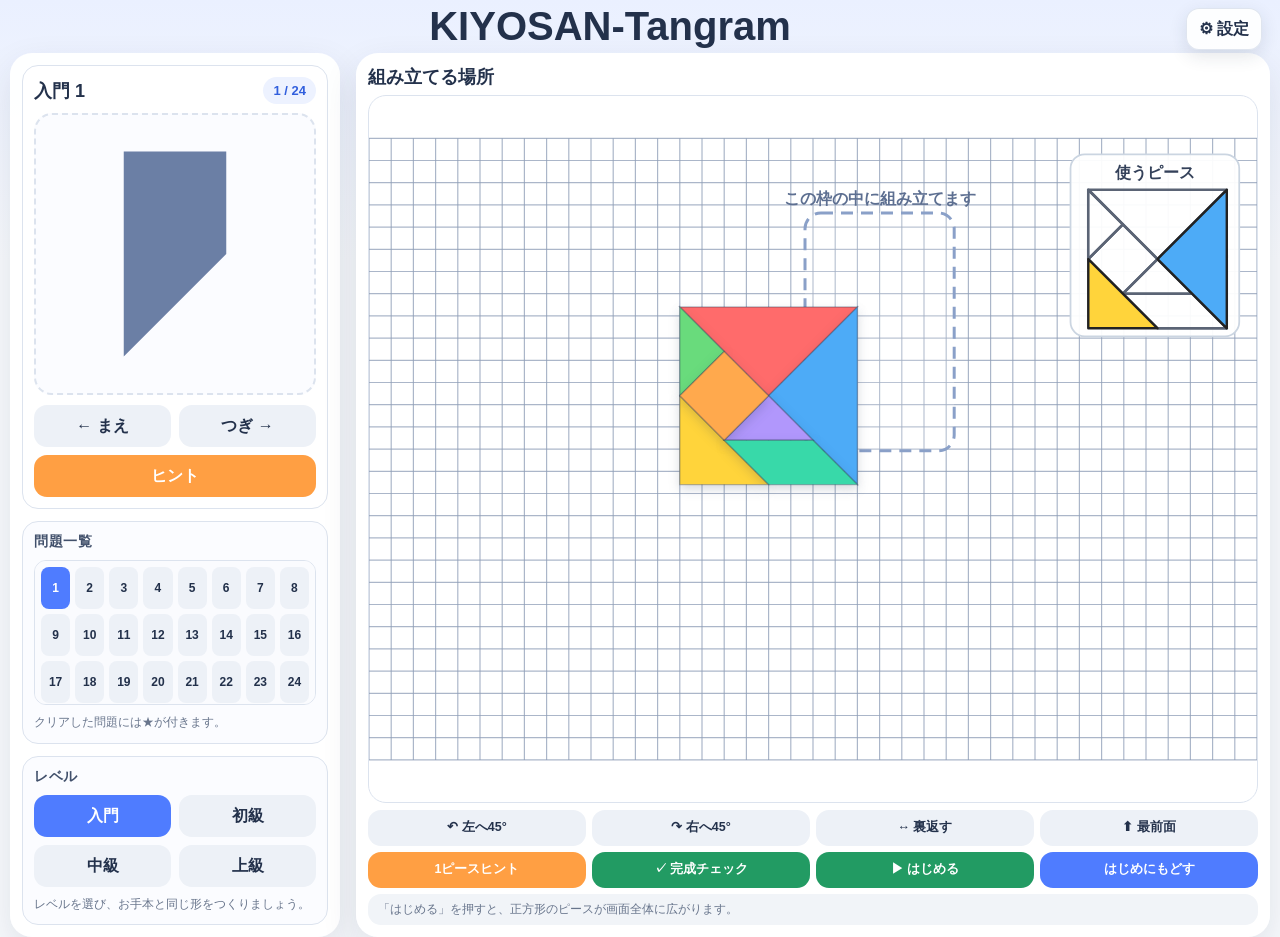
<file: index-v1.92-prototype-1.html>
<!DOCTYPE html>
<html lang="ja">
<head>
<meta charset="UTF-8">
<meta name="viewport" content="width=device-width,initial-scale=1.0,maximum-scale=1.0,user-scalable=no">

<meta name="theme-color" content="#24324a">
<meta name="application-name" content="KIYOSAN-Tangram">
<meta name="apple-mobile-web-app-capable" content="yes">
<meta name="apple-mobile-web-app-status-bar-style" content="black-translucent">
<meta name="apple-mobile-web-app-title" content="KIYOSAN-Tangram">
<link rel="manifest" href="./manifest.webmanifest">
<link rel="apple-touch-icon" href="./icons/apple-touch-icon.png">

<title>KIYOSAN-Tangram Ver.1.92 Prototype 1</title>
<style>
:root{--ink:#23314b;--sub:#68758c;--line:#dce3ee;--blue:#4f7cff;--orange:#ff9f43;--green:#229b63;--bg:#f4f7fb}
*{box-sizing:border-box}
body{margin:0;min-height:100vh;font-family:-apple-system,BlinkMacSystemFont,"Segoe UI","Hiragino Sans","Yu Gothic UI","Yu Gothic","Meiryo",sans-serif;color:var(--ink);background:linear-gradient(180deg,#eaf0ff,#f7f9fc 260px)}
header{position:relative;text-align:center;padding:8px 72px 2px 12px}
.settings-trigger{position:absolute;right:18px;top:8px;min-width:48px;padding:9px 12px;background:rgba(255,255,255,.9);box-shadow:0 6px 18px rgba(35,49,75,.12);border:1px solid rgba(220,227,238,.9)}
h1{margin:0;font-size:clamp(26px,4vw,40px)}
header p{margin:7px 0 0;color:var(--sub)}
.app{width:min(1280px,calc(100% - 20px));margin:4px auto 10px;display:grid;grid-template-columns:330px 1fr;gap:16px}
.card{background:rgba(255,255,255,.97);border-radius:22px;box-shadow:0 14px 36px rgba(35,49,75,.11);padding:12px}
.levels{display:grid;grid-template-columns:1fr 1fr;gap:8px;margin-bottom:14px}
button,select{font:inherit}
button{border:0;border-radius:13px;padding:11px 12px;font-weight:700;color:var(--ink);background:#edf1f7;cursor:pointer}
button:active{transform:scale(.98)}
.level.active{background:var(--blue);color:#fff}
.top{display:flex;align-items:center;justify-content:space-between;gap:10px;margin-bottom:10px}
h2{margin:0;font-size:18px}
.badge{font-size:13px;font-weight:700;color:#315fdd;background:#edf2ff;border-radius:999px;padding:6px 10px}
.target{aspect-ratio:1/1;border:2px dashed var(--line);border-radius:18px;overflow:hidden;background:#fbfcff}
svg{width:100%;height:100%;touch-action:none}
.silhouette{fill:var(--silhouette-fill,#6B7FA5);stroke:none}
.target-line{fill:var(--silhouette-fill,#6B7FA5);stroke:none}
.hint-piece{fill:#7585a2;fill-opacity:.15;stroke:#7585a2;stroke-width:1.5;stroke-dasharray:6 5}
.grid-line{stroke:var(--grid-color,#8F9EB7);stroke-width:1.2;vector-effect:non-scaling-stroke;opacity:.75}
.guide-bg{fill:#fff;fill-opacity:.94;stroke:#cbd5e1;stroke-width:2}
.guide-used{stroke:#222;stroke-width:3.5;stroke-linejoin:round}
.guide-unused{fill:none;stroke:#5b6475;stroke-width:3.8;stroke-linejoin:round}
.guide-label{font-size:18px;font-weight:700;fill:#34415a;text-anchor:middle}
.piece{stroke:rgba(35,49,75,.3);stroke-width:1.6;cursor:grab;filter:drop-shadow(0 5px 6px rgba(35,49,75,.18))}
.not-started .piece{cursor:default}
.start-ready{animation:startPulse 1.3s ease-in-out infinite}
@keyframes startPulse{0%,100%{transform:scale(1)}50%{transform:scale(1.03)}}

.piece:active{cursor:grabbing}.selected{stroke:#111827;stroke-width:3}
.row{display:flex;gap:8px;flex-wrap:wrap;margin-top:11px}
.row button{flex:1 1 100px}
.orange{background:var(--orange);color:#fff}.primary{background:var(--blue);color:#fff}.green{background:var(--green);color:#fff}
.help{font-size:12px;color:var(--sub);line-height:1.55;margin:10px 0 0}
.silhouette-setting{
  display:flex;align-items:center;justify-content:space-between;gap:10px;
  margin:0 0 12px;padding:9px 10px;border-radius:12px;background:#f4f6fa;
}
.silhouette-setting label{font-size:13px;font-weight:700;color:var(--ink)}
.silhouette-setting select{
  flex:1;max-width:150px;border:1px solid var(--line);border-radius:10px;
  padding:8px 10px;background:#fff;color:var(--ink);font-weight:700;
}
.utility-buttons{
  display:grid;grid-template-columns:1fr 1fr;gap:8px;margin:0 0 12px
}
.utility-buttons button{padding:9px 8px;font-size:13px}
.utility-buttons #clearStarsBtn{grid-column:1/-1;background:#fff3e5;color:#8a4b00}










.problem-grid{
  display:grid;grid-template-columns:repeat(8,1fr);gap:5px;
  max-height:110px;overflow:auto;margin:0 0 10px;padding:6px;
  border:1px solid var(--line);border-radius:12px;background:#fafbfe
}
.problem-btn{
  position:relative;min-width:0;padding:7px 2px;border-radius:8px;
  font-size:12px;background:#edf1f7
}
.problem-btn.active{background:var(--blue);color:#fff}
.problem-btn.cleared::after{
  content:"★";position:absolute;right:1px;top:-5px;color:#f3b400;
  font-size:13px;text-shadow:0 1px 1px #fff
}
.problem-btn.active.cleared::after{color:#ffe36e;text-shadow:none}


.boardWrap{
  aspect-ratio:10/7;min-height:500px;border:1px solid var(--line);
  border-radius:18px;overflow:hidden;background:#fff;
}
.toolbar{display:flex;flex-wrap:wrap;gap:9px;margin-top:11px}.toolbar button{flex:1 1 135px}
.status{margin-top:11px;padding:11px 13px;border-radius:13px;background:#f1f4f8;color:var(--sub);font-size:14px}
.status.ok{background:#e8f8ef;color:#157347;font-weight:700}.status.warn{background:#fff3e5;color:#9b5a00;font-weight:700}
.legend{font-size:12px;color:var(--sub);margin-top:8px}
@media(max-width:860px){.app{grid-template-columns:1fr}.side{display:grid;grid-template-columns:minmax(200px,290px) 1fr;gap:14px;align-items:start}.levels,.side>.top{grid-column:1/-1}.row{margin-top:0}}
@media(max-width:590px){.side{display:block}.row{margin-top:11px}.boardWrap{aspect-ratio:1/1.18;min-height:430px}}

.piece-size-panel{margin:0 0 12px;padding:9px 10px;border-radius:12px;background:#f4f6fa}
.piece-size-panel>span{display:block;margin-bottom:7px;font-size:13px;font-weight:700;color:var(--ink)}
.piece-size-buttons{display:grid;grid-template-columns:repeat(3,1fr);gap:6px}
.size-choice{min-height:38px;padding:7px 3px;font-size:13px;border-radius:10px}
.size-choice.selected{background:#9dcfe4!important;color:#274354!important;box-shadow:inset 0 0 0 2px rgba(255,255,255,.8)}

.app-footer{
  width:min(1280px,calc(100% - 20px));margin:0 auto 14px;
  text-align:center;color:var(--sub);font-size:12px;line-height:1.6
}
.app-footer strong{color:var(--ink);font-weight:700}

/* Ver.1.91 Prototype 3：左右の主操作領域の下端をそろえる */
.side{display:flex;flex-direction:column;gap:12px}
.side-section{border:1px solid var(--line);border-radius:16px;background:#fbfcff;padding:11px}
.side-section-title{margin:0 0 9px;font-size:14px;font-weight:800;color:#41506b;letter-spacing:.04em}
.side-section .levels{margin:0}
.side-section .help{margin:8px 0 0}
.problem-section{background:#fff}
.problem-heading{display:flex;align-items:center;justify-content:space-between;gap:10px;margin-bottom:9px}
.problem-heading h2{font-size:18px}
.problem-nav{display:grid;grid-template-columns:1fr 1fr;gap:8px;margin-top:10px}
.problem-nav #hint{grid-column:1/-1}
.problem-list-section{background:#fbfcff}
.problem-list-section .problem-grid{max-height:145px;margin:0}
.level-section{background:#fbfcff}
.settings-section{background:#f7f9fc}
.settings-section .silhouette-setting{margin-bottom:8px;background:#fff}
.settings-section .piece-size-panel{margin:0;background:#fff}
.teacher-section{background:#f4f1ff;border-color:#ded7f4}
.teacher-section .utility-buttons{margin:0}
.teacher-section #clearStarsBtn{background:#fff3e5;color:#8a4b00}
.app-footer{white-space:nowrap}
@media(max-width:860px){
  .side{display:grid;grid-template-columns:1fr 1fr;gap:12px}
  .side-section{min-width:0}
  .problem-section{grid-column:1/-1}
  .settings-section,.teacher-section{align-self:start}
}
@media(max-width:590px){
  .side{display:flex}
  .app-footer{white-space:normal}
}

/* Prototype 3：主操作カードと補助カードを分離 */
.side-main{display:flex;flex-direction:column;gap:12px;height:100%}
.side-main .level-section{margin-top:auto}
.side-aux{display:flex;flex-direction:column;gap:12px;align-self:start}
.board-card{grid-column:2;grid-row:1}
.side-main{grid-column:1;grid-row:1}
.side-aux{grid-column:1;grid-row:2}
@media(max-width:860px){
  .side-main,.board-card,.side-aux{grid-column:1;grid-row:auto}
  .side-main{display:grid;grid-template-columns:1fr 1fr;gap:12px}
  .side-main .problem-section{grid-column:1/-1}
  .side-main .level-section{margin-top:0}
  .side-aux{display:grid;grid-template-columns:1fr 1fr;gap:12px}
}
@media(max-width:590px){
  .side-main,.side-aux{display:flex}
}


/* Ver.1.91 Prototype 4：設定ダイアログ（Prototype 5でも継承） */
body.modal-open{overflow:hidden}
.modal[hidden]{display:none}
.modal{position:fixed;inset:0;z-index:1000;display:grid;place-items:center;padding:20px}
.modal-backdrop{position:absolute;inset:0;background:rgba(22,31,49,.34);backdrop-filter:blur(6px);-webkit-backdrop-filter:blur(6px);opacity:0;animation:modalFadeIn .22s ease forwards}
.modal-panel{position:relative;width:min(480px,100%);max-height:min(760px,calc(100vh - 40px));overflow:auto;background:rgba(255,255,255,.98);border:1px solid rgba(255,255,255,.78);border-radius:24px;box-shadow:0 28px 80px rgba(20,31,52,.28);padding:18px;opacity:0;transform:scale(.96) translateY(8px);animation:modalPanelIn .22s cubic-bezier(.2,.8,.2,1) forwards}
.modal.closing .modal-backdrop{animation:modalFadeOut .18s ease forwards}
.modal.closing .modal-panel{animation:modalPanelOut .18s ease forwards}
@keyframes modalFadeIn{to{opacity:1}}
@keyframes modalFadeOut{from{opacity:1}to{opacity:0}}
@keyframes modalPanelIn{to{opacity:1;transform:scale(1) translateY(0)}}
@keyframes modalPanelOut{from{opacity:1;transform:scale(1) translateY(0)}to{opacity:0;transform:scale(.97) translateY(6px)}}
.modal-header{display:flex;align-items:center;justify-content:space-between;gap:12px;margin-bottom:14px}
.modal-header h2{font-size:21px}
.modal-close{width:38px;height:38px;padding:0;border-radius:999px;font-size:25px;line-height:1;background:#edf1f7;color:#536078}
.modal-section{padding:14px;border:1px solid var(--line);border-radius:16px;background:#f8faff;margin-bottom:12px}
.modal-section h3{margin:0 0 10px;font-size:14px;color:#41506b;letter-spacing:.04em}
.modal-section .silhouette-setting{background:#fff;margin-bottom:8px}
.modal-section .piece-size-panel{background:#fff;margin:0}
.teacher-modal{background:#f6f3ff;border-color:#ded7f4}
.teacher-modal .utility-buttons{margin:0}
.modal-done{width:100%;margin-top:2px}
@media(max-width:590px){header{padding-right:62px}.settings-trigger{right:10px;font-size:0;width:44px;padding:9px}.settings-trigger::first-letter{font-size:20px}.modal{padding:10px}.modal-panel{max-height:calc(100vh - 20px);border-radius:20px}}



/* Ver.1.91 Prototype 5：全画面中央配置とクロスプラットフォーム調整 */
html{min-height:100%;background:#f7f9fc}
body{-webkit-font-smoothing:antialiased;text-rendering:optimizeLegibility}
button,select{line-height:1.25}
button{min-height:42px;-webkit-tap-highlight-color:transparent}
select{min-height:40px}
.app-footer{font-size:11.5px;line-height:1.45;white-space:nowrap;overflow-wrap:normal}

/* Fullscreen APIでhtml要素が全画面になった場合だけ中央寄せする */
html:fullscreen body,
html:-webkit-full-screen body{
  min-height:100vh;
  display:flex;
  flex-direction:column;
  justify-content:center;
  overflow:auto;
}
html:fullscreen header,
html:fullscreen .app,
html:fullscreen .app-footer,
html:-webkit-full-screen header,
html:-webkit-full-screen .app,
html:-webkit-full-screen .app-footer{flex:0 0 auto}

/* 高さの小さいWindowsノートなどでは、上端が切れないよう上寄せに戻す */
@media (max-height:820px){
  html:fullscreen body,
  html:-webkit-full-screen body{justify-content:flex-start}
}
@media(max-width:980px){
  .app-footer{white-space:normal;padding:0 8px}
}
@media(max-width:590px){
  button{min-height:44px}
}


/* Ver.1.91 Prototype 6：iPad・Apple Pencilの盤面操作を固定 */
html,body{overscroll-behavior:none}
body{touch-action:pan-x pan-y}
.boardWrap,#board,#pieceLayer,.piece{
  touch-action:none!important;
  -ms-touch-action:none;
  -webkit-user-select:none;
  user-select:none;
  -webkit-touch-callout:none;
}
body.board-interacting{
  overflow:hidden!important;
  overscroll-behavior:none;
}
body.board-interacting .boardWrap{cursor:grabbing}
@supports (-webkit-touch-callout:none){
  html:fullscreen body,html:-webkit-full-screen body{overscroll-behavior:none}
}



/* Ver.1.91 Prototype 7：iPadファースト固定レイアウト */
body.ipad-mode{
  position:fixed;
  inset:0;
  width:100%;
  height:var(--app-height,100dvh);
  min-height:0;
  overflow:hidden;
  display:grid;
  grid-template-rows:auto minmax(0,1fr) auto;
  overscroll-behavior:none;
}
body.ipad-mode header{
  padding:6px 72px 0 12px;
  min-height:48px;
}
body.ipad-mode h1{font-size:clamp(25px,3.2vw,36px)}
body.ipad-mode .settings-trigger{
  position:fixed;
  z-index:900;
  top:max(8px,env(safe-area-inset-top));
  right:max(12px,env(safe-area-inset-right));
}
body.ipad-mode .app{
  width:min(1280px,calc(100% - 16px));
  height:100%;
  min-height:0;
  margin:2px auto 6px;
  grid-template-columns:clamp(255px,27vw,330px) minmax(0,1fr);
  grid-template-rows:minmax(0,1fr);
  gap:12px;
  overflow:hidden;
}
body.ipad-mode .side-main,
body.ipad-mode .board-card{
  grid-row:1;
  min-height:0;
  height:100%;
}
body.ipad-mode .side-main{
  display:flex;
  flex-direction:column;
  gap:8px;
  overflow:hidden;
}
body.ipad-mode .side-section{padding:8px;border-radius:14px}
body.ipad-mode .problem-section{flex:1 1 auto;min-height:0;display:flex;flex-direction:column}
body.ipad-mode .problem-heading{margin-bottom:6px}
body.ipad-mode .target{flex:1 1 auto;min-height:150px;aspect-ratio:auto}
body.ipad-mode .problem-nav{margin-top:7px;gap:6px}
body.ipad-mode .problem-nav button{min-height:38px;padding:8px 9px}
body.ipad-mode .problem-list-section{flex:0 0 auto}
body.ipad-mode .problem-list-section .problem-grid{max-height:96px}
body.ipad-mode .level-section{flex:0 0 auto;margin-top:0}
body.ipad-mode .levels{gap:6px}
body.ipad-mode .level{min-height:36px;padding:7px 8px}
body.ipad-mode .side-section .help{margin-top:5px;line-height:1.35}
body.ipad-mode .board-card{
  display:flex;
  flex-direction:column;
  overflow:hidden;
}
body.ipad-mode .board-card>.top{flex:0 0 auto;margin-bottom:6px}
body.ipad-mode .boardWrap{
  flex:1 1 auto;
  min-height:0;
  height:auto;
  aspect-ratio:auto;
}
body.ipad-mode .toolbar{
  flex:0 0 auto;
  display:grid;
  grid-template-columns:repeat(4,minmax(0,1fr));
  gap:6px;
  margin-top:7px;
}
body.ipad-mode .toolbar button{min-height:38px;padding:7px 6px;font-size:13px}
body.ipad-mode .status{flex:0 0 auto;margin-top:7px;padding:8px 10px;font-size:12.5px}
body.ipad-mode .app-footer{
  width:100%;
  margin:0;
  padding:2px 10px max(5px,env(safe-area-inset-bottom));
  font-size:10.5px;
  line-height:1.25;
  white-space:nowrap;
  overflow:hidden;
  text-overflow:ellipsis;
}
body.ipad-mode.modal-open{overflow:hidden}
body.ipad-mode .modal-panel{max-height:calc(var(--app-height,100dvh) - 24px)}

/* iPadの縦向きでも左右2カラムを維持し、盤面を優先する */
@media (max-width:820px){
  body.ipad-mode .app{grid-template-columns:250px minmax(0,1fr);gap:8px}
  body.ipad-mode .card{padding:8px;border-radius:16px}
  body.ipad-mode .side-main{gap:6px}
  body.ipad-mode .problem-list-section .problem-grid{grid-template-columns:repeat(6,1fr);max-height:82px}
  body.ipad-mode .toolbar{grid-template-columns:repeat(2,minmax(0,1fr))}
  body.ipad-mode .toolbar button{font-size:12px}
  body.ipad-mode .app-footer{font-size:9.5px}
}

/* 高さが小さい場合は説明文を省き、操作領域を確保する */
@media (max-height:760px){
  body.ipad-mode .side-section .help{display:none}
  body.ipad-mode .problem-list-section .problem-grid{max-height:72px}
  body.ipad-mode .toolbar button{min-height:34px;padding:5px 5px}
  body.ipad-mode .status{padding:6px 9px}
}


/* Ver.1.91 Prototype 8：iPad全画面・Apple Pencil最終調整 */
body.ipad-mode{
  padding-top:env(safe-area-inset-top);
  padding-left:env(safe-area-inset-left);
  padding-right:env(safe-area-inset-right);
  padding-bottom:env(safe-area-inset-bottom);
}
body.ipad-mode .app{
  min-height:0;
  padding-bottom:2px;
}
body.ipad-mode .board-card{padding-bottom:8px}
body.ipad-mode .toolbar{
  position:relative;
  z-index:20;
  padding-bottom:2px;
}
body.ipad-mode .toolbar button,
body.ipad-mode .problem-nav button,
body.ipad-mode .settings-trigger,
body.ipad-mode .modal button{
  touch-action:manipulation!important;
  -webkit-user-select:none;
  user-select:none;
}
body.ipad-mode .boardWrap{
  min-height:180px;
}
@media (orientation:portrait) and (max-width:820px){
  body.ipad-mode .app{grid-template-columns:230px minmax(0,1fr)}
  body.ipad-mode .problem-list-section .problem-grid{max-height:66px}
  body.ipad-mode .target{min-height:126px}
  body.ipad-mode .toolbar{grid-template-columns:repeat(2,minmax(0,1fr));gap:5px}
  body.ipad-mode .toolbar button{min-height:36px;padding:5px 4px;font-size:11.5px}
  body.ipad-mode .status{margin-top:5px;padding:6px 8px;font-size:11.5px}
}
@media (orientation:landscape) and (max-height:760px){
  body.ipad-mode header{min-height:42px;padding-top:3px}
  body.ipad-mode h1{font-size:24px}
  body.ipad-mode .app{margin-top:0;margin-bottom:2px}
  body.ipad-mode .target{min-height:116px}
  body.ipad-mode .problem-list-section .problem-grid{max-height:58px}
  body.ipad-mode .toolbar{grid-template-columns:repeat(4,minmax(0,1fr));gap:4px;margin-top:5px}
  body.ipad-mode .toolbar button{min-height:32px;padding:4px 3px;font-size:11px}
  body.ipad-mode .status{margin-top:4px;padding:5px 7px;font-size:11px}
  body.ipad-mode .app-footer{display:none}
}


/* Prototype 8 修正版：iPad全画面では下部操作を必ず画面内に固定 */
body.ipad-mode.fullscreen-compact header{display:none}
body.ipad-mode.fullscreen-compact{
  grid-template-rows:minmax(0,1fr) auto;
}
body.ipad-mode.fullscreen-compact .app{
  margin:4px auto 2px;
  height:100%;
  min-height:0;
}
body.ipad-mode.fullscreen-compact .board-card{
  min-height:0;
  padding:7px 8px 6px;
}
body.ipad-mode.fullscreen-compact .board-card>.top{
  margin-bottom:4px;
}
body.ipad-mode.fullscreen-compact .boardWrap{
  min-height:0!important;
  height:0;
  flex:1 1 0;
}
body.ipad-mode.fullscreen-compact .toolbar{
  flex:0 0 auto;
  grid-template-columns:repeat(4,minmax(0,1fr));
  gap:4px;
  margin-top:5px;
  padding:0;
}
body.ipad-mode.fullscreen-compact .toolbar button{
  min-height:31px;
  padding:4px 3px;
  font-size:10.8px;
}
body.ipad-mode.fullscreen-compact .status{
  flex:0 0 auto;
  margin-top:4px;
  padding:5px 7px;
  font-size:10.8px;
  line-height:1.2;
}
body.ipad-mode.fullscreen-compact .app-footer{display:none}
body.ipad-mode.fullscreen-compact .target{min-height:100px}
body.ipad-mode.fullscreen-compact .problem-list-section .problem-grid{max-height:54px}
body.ipad-mode.fullscreen-compact .side-section .help{display:none}

@media (orientation:portrait) and (max-width:820px){
  body.ipad-mode.fullscreen-compact .toolbar{
    grid-template-columns:repeat(2,minmax(0,1fr));
  }
  body.ipad-mode.fullscreen-compact .toolbar button{
    min-height:30px;
    font-size:10.5px;
  }
}


/* Prototype 8 最終候補：下段ボタンの表示領域を先に確保 */
body.ipad-mode.fullscreen-compact{
  height:var(--app-height,100dvh)!important;
  max-height:var(--app-height,100dvh)!important;
}
body.ipad-mode.fullscreen-compact .board-card{
  display:grid;
  grid-template-rows:auto minmax(0,1fr) auto;
}
body.ipad-mode.fullscreen-compact .boardWrap{
  height:auto!important;
  min-height:0!important;
  overflow:hidden;
}
body.ipad-mode.fullscreen-compact .toolbar{
  min-height:66px;
  align-content:stretch;
  grid-auto-rows:minmax(29px,1fr);
}
body.ipad-mode.fullscreen-compact .status{display:none}
@media (orientation:portrait) and (max-width:820px){
  body.ipad-mode.fullscreen-compact .toolbar{
    min-height:132px;
    grid-auto-rows:minmax(28px,1fr);
  }
}


/* Prototype 8 安定版：iPadではブラウザ全画面ではなくアプリ内全画面を使用 */
body.ipad-mode.app-fullscreen{
  position:fixed!important;
  inset:0!important;
  width:100%!important;
  height:var(--app-height,100dvh)!important;
  max-height:var(--app-height,100dvh)!important;
  padding:env(safe-area-inset-top) env(safe-area-inset-right) env(safe-area-inset-bottom) env(safe-area-inset-left)!important;
  grid-template-rows:0 minmax(0,1fr) 0!important;
  overflow:hidden!important;
}
body.ipad-mode.app-fullscreen header{
  display:block!important;
  min-height:0!important;
  height:0!important;
  padding:0!important;
  overflow:visible!important;
}
body.ipad-mode.app-fullscreen header h1{display:none!important}
body.ipad-mode.app-fullscreen .settings-trigger{
  display:block!important;
  top:max(6px,env(safe-area-inset-top))!important;
  right:max(8px,env(safe-area-inset-right))!important;
  min-height:34px!important;
  height:34px!important;
  padding:5px 9px!important;
  font-size:12px!important;
}
body.ipad-mode.app-fullscreen .app{
  width:calc(100% - 8px)!important;
  height:100%!important;
  min-height:0!important;
  margin:2px auto!important;
  gap:6px!important;
  overflow:hidden!important;
}
body.ipad-mode.app-fullscreen .card{padding:6px!important;border-radius:13px!important}
body.ipad-mode.app-fullscreen .side-main{gap:5px!important}
body.ipad-mode.app-fullscreen .side-section{padding:6px!important}
body.ipad-mode.app-fullscreen .target{min-height:86px!important}
body.ipad-mode.app-fullscreen .problem-list-section .problem-grid{max-height:50px!important}
body.ipad-mode.app-fullscreen .side-section .help{display:none!important}
body.ipad-mode.app-fullscreen .board-card{
  display:grid!important;
  grid-template-rows:auto minmax(0,1fr) 72px!important;
  min-height:0!important;
  overflow:hidden!important;
  padding-bottom:5px!important;
}
body.ipad-mode.app-fullscreen .board-card>.top{margin:0 52px 3px 0!important}
body.ipad-mode.app-fullscreen .boardWrap{
  height:auto!important;
  min-height:0!important;
  overflow:hidden!important;
}
body.ipad-mode.app-fullscreen .toolbar{
  display:grid!important;
  grid-template-columns:repeat(4,minmax(0,1fr))!important;
  grid-template-rows:repeat(2,32px)!important;
  min-height:68px!important;
  height:68px!important;
  gap:4px!important;
  margin-top:4px!important;
  padding:0!important;
  align-content:start!important;
  overflow:visible!important;
}
body.ipad-mode.app-fullscreen .toolbar button{
  min-height:32px!important;
  height:32px!important;
  padding:3px 2px!important;
  font-size:10.5px!important;
  line-height:1.05!important;
}
body.ipad-mode.app-fullscreen .status,
body.ipad-mode.app-fullscreen .app-footer{display:none!important}
@media (orientation:portrait) and (max-width:820px){
  body.ipad-mode.app-fullscreen .app{grid-template-columns:218px minmax(0,1fr)!important}
  body.ipad-mode.app-fullscreen .board-card{grid-template-rows:auto minmax(0,1fr) 72px!important}
  body.ipad-mode.app-fullscreen .toolbar{grid-template-columns:repeat(4,minmax(0,1fr))!important}
}


/* Prototype 8 最終調整：アプリ内全画面を視覚的に明確化 */
body.ipad-mode.app-fullscreen{background:#dfe7f6!important;}
body.ipad-mode.app-fullscreen .board-card{box-shadow:0 0 0 3px rgba(79,124,255,.35),0 12px 30px rgba(35,49,75,.18)!important;}
body.ipad-mode.app-fullscreen .board-card>.top h2::after{content:" 〈全画面〉";font-size:11px;color:#315fdd;font-weight:800;}



/* Ver.1.92 Prototype 1：操作性・Windows表示・自動完成演出 */
.rotation-handle{fill:rgba(79,124,255,.20);stroke:#315fdd;stroke-width:2.2;vector-effect:non-scaling-stroke;pointer-events:none}
.assembly-frame{fill:rgba(255,255,255,.18);stroke:#8aa0c8;stroke-width:3;stroke-dasharray:12 8;vector-effect:non-scaling-stroke;rx:18;ry:18}
.assembly-frame-label{font-size:18px;font-weight:800;fill:#5d6f91;text-anchor:middle;pointer-events:none}
@media (min-width:861px) and (max-height:920px){
  body:not(.ipad-mode) header{padding-top:4px}
  body:not(.ipad-mode) header p{display:none}
  body:not(.ipad-mode) .app{height:calc(100vh - 84px);min-height:520px;margin-top:2px;margin-bottom:2px}
  body:not(.ipad-mode) .board-card{display:flex;flex-direction:column;min-height:0;height:100%;overflow:hidden}
  body:not(.ipad-mode) .board-card>.top{flex:0 0 auto;margin-bottom:6px}
  body:not(.ipad-mode) .boardWrap{flex:1 1 auto;min-height:250px;height:auto;aspect-ratio:auto}
  body:not(.ipad-mode) .toolbar{flex:0 0 auto;display:grid;grid-template-columns:repeat(4,minmax(0,1fr));gap:6px;margin-top:7px}
  body:not(.ipad-mode) .toolbar button{min-height:36px;padding:6px 5px;font-size:12.5px}
  body:not(.ipad-mode) .status{flex:0 0 auto;margin-top:6px;padding:7px 10px;font-size:12px}
  body:not(.ipad-mode) .app-footer{display:none}
}
@media (min-width:861px) and (max-height:720px){
  body:not(.ipad-mode) .status{display:none}
  body:not(.ipad-mode) .app{height:calc(100vh - 58px);min-height:0}
}

</style>
</head>
<body>
<header><h1>KIYOSAN-Tangram</h1><button id="settingsBtn" class="settings-trigger" type="button" aria-haspopup="dialog" aria-controls="settingsDialog" aria-label="設定を開く">⚙ 設定</button></header>
<main class="app">
<section class="card side side-main">
  <section class="side-section problem-section" aria-labelledby="problemSectionTitle">
    <div class="problem-heading">
      <h2 id="title">入門 1</h2>
      <span class="badge" id="count">1 / 48</span>
    </div>
    <div class="target"><svg viewBox="0 0 320 320"><g id="targetLayer"></g></svg></div>
    <div class="problem-nav">
      <button id="prev">← まえ</button>
      <button id="next">つぎ →</button>
      <button id="hint" class="orange">💡 ヒント</button>
    </div>
  </section>

  <section class="side-section problem-list-section" aria-labelledby="problemListSectionTitle">
    <h2 class="side-section-title" id="problemListSectionTitle">問題一覧</h2>
    <div id="problemGrid" class="problem-grid"></div>
    <p class="help">クリアした問題には★が付きます。</p>
  </section>

  <section class="side-section level-section" aria-labelledby="levelSectionTitle">
    <h2 class="side-section-title" id="levelSectionTitle">レベル</h2>
    <div class="levels" id="levels"></div>
    <p class="help">レベルを選び、お手本と同じ形をつくりましょう。</p>
  </section>

</section>
<section class="card board-card">
  <div class="top"><h2>組み立てる場所</h2><span class="legend"></span></div>
  <div class="boardWrap">
    <svg id="board" viewBox="0 0 1000 700">
      <g id="gridLayer"></g>
      <g id="frameLayer"></g>
      <g id="hintLayer"></g>
      <g id="guideLayer"></g>
      <g id="pieceLayer"></g>
      <g id="handleLayer"></g>
    </svg>
  </div>
  <div class="toolbar">
    <button id="left">↶ 左へ45°</button><button id="right">↷ 右へ45°</button>
    <button id="flip">↔ 裏返す</button><button id="front">⬆ 最前面</button>
    <button id="oneHint" class="orange">1ピースヒント</button>
    <button id="check" class="green">✓ 完成チェック</button>
    <button id="startBtn" class="green">▶ はじめる</button>
    <button id="reset" class="primary">はじめにもどす</button>
  </div>
  <div id="status" class="status">頂点のすぐ近くをつかむと回転し、それ以外の場所をつかむと移動します。</div>
</section>


</main>
<div id="settingsDialog" class="modal" role="dialog" aria-modal="true" aria-labelledby="settingsDialogTitle" hidden>
  <div class="modal-backdrop" data-close-settings></div>
  <div class="modal-panel" tabindex="-1">
    <div class="modal-header">
      <h2 id="settingsDialogTitle">⚙ 設定</h2>
      <button id="closeSettingsBtn" class="modal-close" type="button" aria-label="設定を閉じる">×</button>
    </div>
    <section class="modal-section" aria-labelledby="appearanceTitle">
      <h3 id="appearanceTitle">表示</h3>
      <div class="silhouette-setting">
        <label for="silhouetteColor">問題の色</label>
        <select id="silhouetteColor">
          <option value="bluegray">青灰色</option>
          <option value="cream">クリーム</option>
          <option value="beige">ベージュ</option>
        </select>
      </div>
      <div class="silhouette-setting">
        <label for="gridColor">方眼の色</label>
        <select id="gridColor">
          <option value="bluegray">青灰色</option>
          <option value="green">緑</option>
          <option value="beige">ベージュ</option>
        </select>
      </div>
      <div class="piece-size-panel">
        <span>ピースの大きさ</span>
        <div class="piece-size-buttons">
          <button type="button" data-piece-size="1" class="size-choice">標準</button>
          <button type="button" data-piece-size="1.3" class="size-choice">大</button>
          <button type="button" data-piece-size="1.5" class="size-choice">特大</button>
        </div>
      </div>
    </section>
    <section class="modal-section teacher-modal" aria-labelledby="teacherTitle">
      <h3 id="teacherTitle">教師用</h3>
      <div class="utility-buttons">
        <button id="fullscreenBtn">⛶ 全画面</button>
        <button id="teacherBtn">▶ 答え</button>
        <button id="clearStarsBtn">☆ 星をリセット</button>
      </div>
    </section>
    <button id="doneSettingsBtn" class="primary modal-done" type="button">閉じる</button>
  </div>
</div>
<footer class="app-footer" aria-label="アプリ情報">
  <div><strong>KIYOSAN-Tangram <span id="appVersion"></span></strong> • Designed by Kiyosan &amp; ChatGPT • Created in collaboration with an Apple Distinguished Educator.</div>
</footer>

<script>
/* Prototype 8：iPadOSはMacintoshを名乗る場合があるため、タッチ点数も併用 */
(function(){
  const isIPad=/iPad/.test(navigator.userAgent)||(/Macintosh/.test(navigator.userAgent)&&navigator.maxTouchPoints>1);
  if(!isIPad)return;
  document.body.classList.add("ipad-mode");
  let raf=0;
  const setAppHeight=()=>{
    cancelAnimationFrame(raf);
    raf=requestAnimationFrame(()=>{
      const vv=window.visualViewport;
      const candidates=[window.innerHeight,document.documentElement.clientHeight];
      if(vv&&vv.height)candidates.push(vv.height);
      const valid=candidates.filter(v=>Number.isFinite(v)&&v>0);
      /* iPad全画面では最大値を使うと、実際の表示領域より高くなることがある。 */
      const h=vv&&vv.height ? vv.height : Math.min(...valid);
      document.documentElement.style.setProperty("--app-height",`${Math.floor(h)}px`);
    });
  };
  window.__setTangramAppHeight=setAppHeight;
  setAppHeight();
  window.addEventListener("resize",setAppHeight,{passive:true});
  window.addEventListener("orientationchange",()=>setTimeout(setAppHeight,120),{passive:true});
  window.visualViewport?.addEventListener("resize",setAppHeight,{passive:true});
  window.visualViewport?.addEventListener("scroll",setAppHeight,{passive:true});
  document.addEventListener("touchmove",e=>{
    if(!e.target.closest(".modal-panel")&&!e.target.closest("button,select"))e.preventDefault();
  },{passive:false});
})();
</script>

<script>
const APP_VERSION = "1.92 Prototype 1";
document.getElementById("appVersion").textContent = `Ver.${APP_VERSION}`;

/* Prototype 8：Apple Pencilを含むpointer入力でボタンを確実に反応させる */
(function enablePointerButtons(){
  const selector='button,[role="button"]';
  let active=null;
  document.addEventListener('pointerdown',e=>{
    const el=e.target.closest(selector);
    if(!el||el.disabled)return;
    active={el,id:e.pointerId,x:e.clientX,y:e.clientY};
    try{el.setPointerCapture?.(e.pointerId)}catch(_){}
  },true);
  document.addEventListener('pointerup',e=>{
    if(!active||active.id!==e.pointerId)return;
    const {el,x,y}=active; active=null;
    const moved=Math.hypot(e.clientX-x,e.clientY-y)>14;
    if(moved||el.disabled)return;
    const hit=document.elementFromPoint(e.clientX,e.clientY);
    if(hit&&(hit===el||el.contains(hit))){
      if(e.pointerType==='pen'){
        e.preventDefault();
        el.click();
      }
    }
  },true);
  document.addEventListener('pointercancel',()=>{active=null},true);
})();

const PROBLEMS=[{"level":"入門","name":"入門 1","used":["M","L2"],"poses":{"M":{"x":100.0,"y":200.0,"r":180,"f":1},"L2":{"x":200.0,"y":0.0,"r":0,"f":-1}},"bounds":[100.0,200.0],"silhouette":"M 100.000 0.000 L 0.000 0.000 L -0.000 0.000 L 0.000 0.000 L 0.000 200.000 L 100.000 100.000 L 100.000 100.000 Z"},{"level":"入門","name":"入門 2","used":["S1","M"],"poses":{"S1":{"x":100.0,"y":100.0,"r":90,"f":1},"M":{"x":0.0,"y":-100.0,"r":0,"f":1}},"bounds":[100.0,150.0],"silhouette":"M 0.000 100.000 L 50.000 150.000 L 100.000 100.000 L 0.000 0.000 Z"},{"level":"入門","name":"入門 3","used":["P","S2","M"],"poses":{"P":{"x":250.0,"y":300.0,"r":180,"f":1},"S2":{"x":150.0,"y":0.0,"r":0,"f":-1},"M":{"x":150.0,"y":-100.0,"r":0,"f":-1}},"bounds":[200.0,150.0],"silhouette":"M 150.000 100.000 L 150.000 0.000 L 50.000 100.000 L 50.000 100.000 L 50.000 100.000 L 0.000 150.000 L 100.000 150.000 L 100.000 150.000 L 200.000 150.000 L 150.000 100.000 Z"},{"level":"入門","name":"入門 4","used":["S1","SQ","P"],"poses":{"S1":{"x":0.0,"y":50.0,"r":0,"f":1},"SQ":{"x":-50.0,"y":0.0,"r":270,"f":-1},"P":{"x":0.0,"y":250.0,"r":180,"f":-1}},"bounds":[200.0,150.0],"silhouette":"M 50.000 100.000 L 50.000 100.000 L 0.000 50.000 L 0.000 150.000 L 50.000 100.000 L 150.000 100.000 L 200.000 50.000 L 100.000 50.000 L 100.000 50.000 L 50.000 -0.000 L 0.000 50.000 Z"},{"level":"入門","name":"入門 5","used":["SQ","S1","P"],"poses":{"SQ":{"x":100.0,"y":150.0,"r":180,"f":1},"S1":{"x":150.0,"y":100.0,"r":90,"f":-1},"P":{"x":0.0,"y":-150.0,"r":0,"f":1}},"bounds":[200.0,100.0],"silhouette":"M 50.000 100.000 L 150.000 100.000 L 100.000 50.000 Z M 100.000 50.000 L 200.000 50.000 L 150.000 0.000 L 50.000 0.000 Z M 50.000 0.000 L -0.000 50.000 L 50.000 100.000 L 100.000 50.000 Z"},{"level":"入門","name":"入門 6","used":["L2","M","S1"],"poses":{"L2":{"x":-50.0,"y":0.0,"r":0,"f":1},"M":{"x":250.0,"y":200.0,"r":90,"f":-1},"S1":{"x":50.0,"y":100.0,"r":0,"f":-1}},"bounds":[150.0,200.0],"silhouette":"M 0.000 150.000 L 50.000 200.000 L 150.000 200.000 L 50.000 100.000 L 50.000 100.000 Z M 50.000 100.000 L 150.000 200.000 L 150.000 0.000 Z"},{"level":"入門","name":"入門 7","used":["M","L2"],"poses":{"M":{"x":70.710678,"y":212.132034,"r":225,"f":1},"L2":{"x":282.842712,"y":141.421356,"r":45,"f":-1}},"bounds":[212.132035,141.421356],"silhouette":"M 212.132 70.711 L 141.421 -0.000 L 141.421 141.421 Z M -0.000 141.421 L 141.421 141.421 L 141.421 -0.000 Z"},{"level":"入門","name":"入門 8","used":["S1","M"],"poses":{"S1":{"x":70.710678,"y":141.421356,"r":135,"f":1},"M":{"x":141.421356,"y":-70.710678,"r":45,"f":1}},"bounds":[70.710678,141.421356],"silhouette":"M 0.000 70.711 L -0.000 70.711 L -0.000 70.711 L -0.000 70.711 L -0.000 70.711 L -0.000 141.421 L 70.711 141.421 L 70.711 141.421 L 70.711 141.421 L 70.711 141.421 L 70.711 141.421 L 70.711 0.000 Z"},{"level":"入門","name":"入門 9","used":["P","S2","M"],"poses":{"P":{"x":70.710678,"y":282.842713,"r":225,"f":1},"S2":{"x":212.132034,"y":-0.0,"r":45,"f":-1},"M":{"x":282.842712,"y":-70.710678,"r":45,"f":-1}},"bounds":[212.132034,141.421357],"silhouette":"M 70.711 0.000 L -0.000 0.000 L 70.711 70.711 L 70.711 0.000 L 141.421 70.711 L 212.132 0.000 L 70.711 0.000 Z M 70.711 0.000 L 70.711 70.711 L 141.421 141.421 L 141.421 70.711 Z"},{"level":"入門","name":"入門 10","used":["S1","SQ","P"],"poses":{"S1":{"x":70.710678,"y":0.0,"r":45,"f":1},"SQ":{"x":70.710678,"y":-70.710678,"r":315,"f":-1},"P":{"x":-70.710678,"y":141.421356,"r":225,"f":-1}},"bounds":[212.132035,141.421356],"silhouette":"M 70.711 70.711 L 141.421 141.421 L 212.132 141.421 L 141.421 70.711 L 141.421 70.711 L 141.421 0.000 L 70.711 0.000 L 70.711 70.711 Z M -0.000 70.711 L 70.711 70.711 L 70.711 0.000 Z"},{"level":"入門","name":"入門 11","used":["SQ","S1","P"],"poses":{"SQ":{"x":0.0,"y":141.421356,"r":225,"f":1},"S1":{"x":70.710678,"y":141.421356,"r":135,"f":-1},"P":{"x":141.421356,"y":-141.421356,"r":45,"f":1}},"bounds":[141.421356,141.421357],"silhouette":"M 70.711 -0.000 L -0.000 -0.000 L -0.000 70.711 L 70.711 70.711 L 70.711 70.711 L -0.000 70.711 L 70.711 141.421 L 70.711 70.711 L 141.421 141.421 L 141.421 70.711 L 70.711 0.000 Z"},{"level":"入門","name":"入門 12","used":["L2","M","S1"],"poses":{"L2":{"x":70.710678,"y":-141.421356,"r":45,"f":1},"M":{"x":141.421356,"y":212.132035,"r":135,"f":-1},"S1":{"x":70.710678,"y":0.0,"r":45,"f":-1}},"bounds":[212.132034,141.421357],"silhouette":"M 70.711 141.421 L 212.132 0.000 L 70.711 0.000 Z M -0.000 0.000 L -0.000 70.711 L 70.711 0.000 Z M -0.000 70.711 L 70.711 141.421 L 70.711 0.000 Z"},{"level":"入門","name":"入門 13","used":["M","L2"],"poses":{"M":{"x":0.0,"y":100.0,"r":270,"f":1},"L2":{"x":200.0,"y":200.0,"r":90,"f":-1}},"bounds":[200.0,100.0],"silhouette":"M 200.000 100.000 L 200.000 0.000 L 200.000 0.000 L 200.000 0.000 L 200.000 -0.000 L 200.000 0.000 L 0.000 0.000 L 100.000 100.000 L 100.000 100.000 Z"},{"level":"入門","name":"入門 14","used":["S1","M"],"poses":{"S1":{"x":50.0,"y":100.0,"r":180,"f":1},"M":{"x":250.0,"y":-0.0,"r":90,"f":1}},"bounds":[150.0,100.0],"silhouette":"M 50.000 0.000 L -0.000 50.000 L 50.000 100.000 Z M 50.000 100.000 L 50.000 100.000 L 150.000 0.000 L 50.000 0.000 Z"},{"level":"入門","name":"入門 15","used":["P","S2","M"],"poses":{"P":{"x":-150.0,"y":250.0,"r":270,"f":1},"S2":{"x":150.0,"y":150.0,"r":90,"f":-1},"M":{"x":250.0,"y":150.0,"r":90,"f":-1}},"bounds":[150.0,200.0],"silhouette":"M 50.000 150.000 L 150.000 150.000 L 50.000 50.000 Z M 50.000 50.000 L 50.000 50.000 L 50.000 50.000 L 50.000 50.000 L 0.000 0.000 L 0.000 100.000 L -0.000 100.000 L 0.000 200.000 L 50.000 150.000 L 50.000 50.000 Z"},{"level":"入門","name":"入門 16","used":["S1","SQ","P"],"poses":{"S1":{"x":100.0,"y":0.0,"r":90,"f":1},"SQ":{"x":150.0,"y":-50.0,"r":0,"f":-1},"P":{"x":-100.0,"y":0.0,"r":270,"f":-1}},"bounds":[150.0,200.0],"silhouette":"M 0.000 0.000 L 50.000 50.000 L 50.000 50.000 L 50.000 150.000 L 100.000 200.000 L 100.000 100.000 L 150.000 50.000 L 100.000 0.000 Z"},{"level":"入門","name":"入門 17","used":["SQ","S1","P"],"poses":{"SQ":{"x":-50.0,"y":100.0,"r":270,"f":1},"S1":{"x":0.0,"y":150.0,"r":180,"f":-1},"P":{"x":250.0,"y":0.0,"r":90,"f":1}},"bounds":[100.0,200.0],"silhouette":"M 50.000 100.000 L 100.000 50.000 L 50.000 -0.000 L -0.000 50.000 Z M 50.000 200.000 L 100.000 150.000 L 100.000 50.000 L 50.000 100.000 Z M -0.000 50.000 L 0.000 150.000 L 50.000 100.000 Z"},{"level":"入門","name":"入門 18","used":["L2","M","S1"],"poses":{"L2":{"x":200.0,"y":-50.0,"r":90,"f":1},"M":{"x":0.0,"y":250.0,"r":180,"f":-1},"S1":{"x":100.0,"y":50.0,"r":90,"f":-1}},"bounds":[200.0,150.0],"silhouette":"M 0.000 150.000 L 200.000 150.000 L 100.000 50.000 Z M 100.000 50.000 L 50.000 0.000 L 0.000 50.000 L -0.000 50.000 L -0.000 150.000 L 100.000 50.000 Z"},{"level":"入門","name":"入門 19","used":["M","L2"],"poses":{"M":{"x":-70.710678,"y":70.710678,"r":315,"f":1},"L2":{"x":0.0,"y":282.842712,"r":135,"f":-1}},"bounds":[141.421356,212.132035],"silhouette":"M 70.711 212.132 L 141.421 141.421 L 0.000 141.421 Z M -0.000 -0.000 L -0.000 141.421 L 141.421 141.421 Z"},{"level":"入門","name":"入門 20","used":["S1","M"],"poses":{"S1":{"x":0.0,"y":70.710678,"r":225,"f":1},"M":{"x":212.132034,"y":141.421356,"r":135,"f":1}},"bounds":[141.421356,70.710678],"silhouette":"M 70.711 0.000 L 70.711 -0.000 L 70.711 -0.000 L 70.711 -0.000 L 70.711 -0.000 L -0.000 -0.000 L -0.000 70.711 L -0.000 70.711 L -0.000 70.711 L 0.000 70.711 L 0.000 70.711 L 141.421 70.711 Z"},{"level":"入門","name":"入門 21","used":["P","S2","M"],"poses":{"P":{"x":-141.421356,"y":70.710678,"r":315,"f":1},"S2":{"x":141.421357,"y":212.132034,"r":135,"f":-1},"M":{"x":212.132035,"y":282.842712,"r":135,"f":-1}},"bounds":[141.421357,212.132034],"silhouette":"M 141.421 70.711 L 141.421 -0.000 L 70.711 70.711 L 141.421 70.711 L 70.711 141.421 L 141.421 212.132 L 141.421 70.711 Z M 141.421 70.711 L 70.711 70.711 L 0.000 141.421 L 70.711 141.421 Z"},{"level":"入門","name":"入門 22","used":["S1","SQ","P"],"poses":{"S1":{"x":141.421356,"y":70.710678,"r":135,"f":1},"SQ":{"x":212.132034,"y":70.710678,"r":45,"f":-1},"P":{"x":-0.0,"y":-70.710678,"r":315,"f":-1}},"bounds":[141.421356,212.132035],"silhouette":"M 70.711 70.711 L 0.000 141.421 L 0.000 212.132 L 70.711 141.421 L 70.711 141.421 L 141.421 141.421 L 141.421 70.711 L 70.711 70.711 Z M 141.421 70.711 L 141.421 70.711 L 70.711 -0.000 L 70.711 70.711 Z"},{"level":"入門","name":"入門 23","used":["SQ","S1","P"],"poses":{"SQ":{"x":0.0,"y":0.0,"r":315,"f":1},"S1":{"x":0.0,"y":70.710678,"r":225,"f":-1},"P":{"x":282.842712,"y":141.421356,"r":135,"f":1}},"bounds":[141.421357,141.421356],"silhouette":"M 70.711 -0.000 L 0.000 70.711 L 70.711 70.711 L -0.000 141.421 L 70.711 141.421 L 141.421 70.711 L 141.421 70.711 L 141.421 -0.000 L 70.711 -0.000 L 70.711 70.711 L 70.711 70.711 Z"},{"level":"入門","name":"入門 24","used":["L2","M","S1"],"poses":{"L2":{"x":282.842713,"y":70.710678,"r":135,"f":1},"M":{"x":-70.710678,"y":141.421356,"r":225,"f":-1},"S1":{"x":141.421357,"y":70.710678,"r":135,"f":-1}},"bounds":[141.421357,212.132034],"silhouette":"M 70.711 -0.000 L 141.421 70.711 L 141.421 -0.000 Z M 0.000 70.711 L 141.421 212.132 L 141.421 70.711 Z M 141.421 70.711 L 70.711 -0.000 L 0.000 70.711 Z"},{"level":"入門","name":"入門 25","used":["M","L2"],"poses":{"M":{"x":300.0,"y":400.0,"r":0,"f":-1},"L2":{"x":200.0,"y":200.0,"r":180,"f":1}},"bounds":[300.0,600.0],"silhouette":"M 200.000 600.000 L 300.000 600.000 L 300.000 500.000 Z M 100.000 100.000 L -0.000 0.000 L 0.000 200.000 Z"},{"level":"入門","name":"入門 26","used":["S1","M"],"poses":{"S1":{"x":100.0,"y":400.0,"r":90,"f":-1},"M":{"x":200.0,"y":200.0,"r":180,"f":-1}},"bounds":[300.0,400.0],"silhouette":"M 300.000 0.000 L 200.000 0.000 L 200.000 100.000 Z M 50.000 350.000 L 0.000 400.000 L 100.000 400.000 Z"},{"level":"入門","name":"入門 27","used":["P","S2","M"],"poses":{"P":{"x":200.0,"y":600.0,"r":0,"f":-1},"S2":{"x":300.0,"y":300.0,"r":180,"f":1},"M":{"x":300.0,"y":200.0,"r":180,"f":1}},"bounds":[300.0,800.0],"silhouette":"M 300.000 0.000 L 200.000 0.000 L 300.000 100.000 Z M 150.000 150.000 L 200.000 200.000 L 250.000 150.000 Z M 0.000 800.000 L 100.000 800.000 L 150.000 750.000 L 50.000 750.000 Z"},{"level":"入門","name":"入門 28","used":["S1","SQ","P"],"poses":{"S1":{"x":0.0,"y":150.0,"r":180,"f":-1},"SQ":{"x":50.0,"y":100.0,"r":270,"f":1},"P":{"x":0.0,"y":350.0,"r":0,"f":1}},"bounds":[200.0,550.0],"silhouette":"M 150.000 100.000 L 200.000 50.000 L 150.000 -0.000 L 100.000 50.000 Z M 200.000 550.000 L 150.000 500.000 L 50.000 500.000 L 100.000 550.000 Z M -0.000 50.000 L 0.000 150.000 L 50.000 100.000 Z"},{"level":"入門","name":"入門 29","used":["SQ","S1","P"],"poses":{"SQ":{"x":150.0,"y":500.0,"r":0,"f":-1},"S1":{"x":100.0,"y":450.0,"r":90,"f":1},"P":{"x":250.0,"y":200.0,"r":180,"f":-1}},"bounds":[450.0,650.0],"silhouette":"M 400.000 50.000 L 450.000 -0.000 L 350.000 0.000 L 300.000 50.000 Z M 100.000 650.000 L 150.000 600.000 L 100.000 550.000 L 50.000 600.000 Z M 50.000 500.000 L 100.000 450.000 L 0.000 450.000 Z"},{"level":"入門","name":"入門 30","used":["L2","M","S1"],"poses":{"L2":{"x":500.0,"y":200.0,"r":180,"f":-1},"M":{"x":200.0,"y":400.0,"r":90,"f":1},"S1":{"x":400.0,"y":300.0,"r":180,"f":1}},"bounds":[700.0,500.0],"silhouette":"M 700.000 -0.000 L 600.000 100.000 L 700.000 200.000 Z M 350.000 250.000 L 400.000 300.000 L 400.000 200.000 Z M 0.000 500.000 L 100.000 400.000 L 0.000 400.000 Z"},{"level":"入門","name":"入門 31","used":["M","L2"],"poses":{"M":{"x":212.132034,"y":494.974746,"r":45,"f":-1},"L2":{"x":282.842712,"y":282.842712,"r":225,"f":1}},"bounds":[282.842712,636.396103],"silhouette":"M 282.843 141.421 L 282.843 -0.000 L 141.421 141.421 Z M -0.000 565.685 L 70.711 636.396 L 141.421 565.685 Z"},{"level":"入門","name":"入門 32","used":["S1","M"],"poses":{"S1":{"x":70.710678,"y":212.132034,"r":135,"f":-1},"M":{"x":282.842712,"y":141.421356,"r":225,"f":-1}},"bounds":[494.974746,212.132034],"silhouette":"M 494.975 70.711 L 424.264 -0.000 L 353.553 70.711 Z M 70.711 141.421 L -0.000 141.421 L 70.711 212.132 Z"},{"level":"入門","name":"入門 33","used":["P","S2","M"],"poses":{"P":{"x":282.842712,"y":424.264068,"r":45,"f":-1},"S2":{"x":565.685425,"y":282.842712,"r":225,"f":1},"M":{"x":636.396103,"y":212.132034,"r":225,"f":1}},"bounds":[777.81746,494.974746],"silhouette":"M 777.817 70.711 L 707.107 -0.000 L 707.107 141.421 Z M 565.685 70.711 L 565.685 141.421 L 636.396 141.421 Z M -0.000 424.264 L 70.711 494.975 L 141.421 494.975 L 70.711 424.264 Z"},{"level":"入門","name":"入門 34","used":["S1","SQ","P"],"poses":{"S1":{"x":212.132034,"y":70.710678,"r":225,"f":-1},"SQ":{"x":282.842712,"y":70.710678,"r":315,"f":1},"P":{"x":70.710678,"y":212.132034,"r":45,"f":1}},"bounds":[424.264068,494.974747],"silhouette":"M 424.264 141.421 L 424.264 70.711 L 353.553 70.711 L 353.553 141.421 Z M 282.843 70.711 L 282.843 -0.000 L 212.132 70.711 Z M 70.711 494.975 L 70.711 424.264 L -0.000 353.553 L -0.000 424.264 Z"},{"level":"入門","name":"入門 35","used":["SQ","S1","P"],"poses":{"SQ":{"x":141.421356,"y":212.132034,"r":45,"f":-1},"S1":{"x":141.421356,"y":141.421356,"r":135,"f":1},"P":{"x":424.264068,"y":70.710678,"r":225,"f":-1}},"bounds":[707.106781,282.842712],"silhouette":"M 636.396 70.711 L 707.107 70.711 L 636.396 -0.000 L 565.685 -0.000 Z M 70.711 141.421 L 141.421 141.421 L 70.711 70.711 Z M -0.000 282.843 L 70.711 282.843 L 70.711 212.132 L -0.000 212.132 Z"},{"level":"入門","name":"入門 36","used":["L2","M","S1"],"poses":{"L2":{"x":565.685425,"y":212.132034,"r":225,"f":-1},"M":{"x":212.132034,"y":141.421356,"r":135,"f":1},"S1":{"x":424.264069,"y":212.132034,"r":225,"f":1}},"bounds":[848.528138,353.55339],"silhouette":"M 707.107 212.132 L 707.107 353.553 L 848.528 212.132 Z M 424.264 141.421 L 424.264 212.132 L 494.975 141.421 Z M 70.711 -0.000 L -0.000 70.711 L 141.421 70.711 Z"},{"level":"入門","name":"入門 37","used":["M","L2"],"poses":{"M":{"x":200.0,"y":300.0,"r":90,"f":-1},"L2":{"x":400.0,"y":200.0,"r":270,"f":1}},"bounds":[600.0,300.0],"silhouette":"M 500.000 100.000 L 600.000 -0.000 L 400.000 0.000 Z M 0.000 200.000 L 0.000 300.000 L 100.000 300.000 Z"},{"level":"入門","name":"入門 38","used":["S1","M"],"poses":{"S1":{"x":0.0,"y":100.0,"r":180,"f":-1},"M":{"x":200.0,"y":200.0,"r":270,"f":-1}},"bounds":[400.0,300.0],"silhouette":"M 400.000 300.000 L 400.000 200.000 L 300.000 200.000 Z M 50.000 50.000 L -0.000 0.000 L 0.000 100.000 Z"},{"level":"入門","name":"入門 39","used":["P","S2","M"],"poses":{"P":{"x":200.0,"y":200.0,"r":90,"f":-1},"S2":{"x":500.0,"y":300.0,"r":270,"f":1},"M":{"x":600.0,"y":300.0,"r":270,"f":1}},"bounds":[800.0,300.0],"silhouette":"M 800.000 200.000 L 700.000 300.000 L 800.000 300.000 Z M 650.000 150.000 L 600.000 200.000 L 650.000 250.000 Z M 50.000 50.000 L 0.000 0.000 L 0.000 100.000 L 50.000 150.000 Z"},{"level":"入門","name":"入門 40","used":["S1","SQ","P"],"poses":{"S1":{"x":400.0,"y":0.0,"r":270,"f":-1},"SQ":{"x":450.0,"y":50.0,"r":0,"f":1},"P":{"x":200.0,"y":0.0,"r":90,"f":1}},"bounds":[550.0,200.0],"silhouette":"M 500.000 200.000 L 550.000 150.000 L 500.000 100.000 L 450.000 150.000 Z M 450.000 50.000 L 500.000 -0.000 L 400.000 0.000 Z M 0.000 200.000 L 50.000 150.000 L 50.000 50.000 L 0.000 100.000 Z"},{"level":"入門","name":"入門 41","used":["SQ","S1","P"],"poses":{"SQ":{"x":150.0,"y":150.0,"r":90,"f":-1},"S1":{"x":200.0,"y":100.0,"r":180,"f":1},"P":{"x":450.0,"y":250.0,"r":270,"f":-1}},"bounds":[650.0,450.0],"silhouette":"M 650.000 450.000 L 650.000 350.000 L 600.000 300.000 L 600.000 400.000 Z M 200.000 0.000 L 150.000 50.000 L 200.000 100.000 Z M 0.000 100.000 L 50.000 150.000 L 100.000 100.000 L 50.000 50.000 Z"},{"level":"入門","name":"入門 42","used":["L2","M","S1"],"poses":{"L2":{"x":300.0,"y":500.0,"r":270,"f":-1},"M":{"x":100.0,"y":200.0,"r":180,"f":1},"S1":{"x":200.0,"y":400.0,"r":270,"f":1}},"bounds":[500.0,700.0],"silhouette":"M 400.000 600.000 L 300.000 700.000 L 500.000 700.000 Z M 250.000 350.000 L 200.000 400.000 L 300.000 400.000 Z M 100.000 0.000 L -0.000 0.000 L 100.000 100.000 Z"},{"level":"入門","name":"入門 43","used":["M","L2"],"poses":{"M":{"x":141.421356,"y":212.132034,"r":135,"f":-1},"L2":{"x":353.55339,"y":282.842712,"r":315,"f":1}},"bounds":[636.396103,282.842712],"silhouette":"M 494.975 282.843 L 636.396 282.843 L 494.975 141.421 Z M 70.711 -0.000 L -0.000 70.711 L 70.711 141.421 Z"},{"level":"入門","name":"入門 44","used":["S1","M"],"poses":{"S1":{"x":-0.0,"y":70.710678,"r":225,"f":-1},"M":{"x":70.710678,"y":282.842712,"r":315,"f":-1}},"bounds":[212.132034,494.974746],"silhouette":"M 141.421 494.975 L 212.132 424.264 L 141.421 353.553 Z M 70.711 70.711 L 70.711 -0.000 L 0.000 70.711 Z"},{"level":"入門","name":"入門 45","used":["P","S2","M"],"poses":{"P":{"x":70.710678,"y":282.842712,"r":135,"f":-1},"S2":{"x":212.132034,"y":565.685425,"r":315,"f":1},"M":{"x":282.842712,"y":636.396103,"r":315,"f":1}},"bounds":[494.974746,777.81746],"silhouette":"M 494.975 707.107 L 353.553 707.107 L 424.264 777.817 Z M 424.264 565.685 L 353.553 565.685 L 353.553 636.396 Z M 70.711 70.711 L 70.711 -0.000 L -0.000 70.711 L -0.000 141.421 Z"},{"level":"入門","name":"入門 46","used":["S1","SQ","P"],"poses":{"S1":{"x":424.264068,"y":212.132034,"r":315,"f":-1},"SQ":{"x":424.264068,"y":282.842712,"r":45,"f":1},"P":{"x":282.842712,"y":70.710678,"r":135,"f":1}},"bounds":[494.974747,424.264068],"silhouette":"M 494.975 282.843 L 424.264 212.132 L 424.264 282.843 Z M 353.553 424.264 L 424.264 424.264 L 424.264 353.553 L 353.553 353.553 Z M 70.711 -0.000 L -0.000 70.711 L 70.711 70.711 L 141.421 -0.000 Z"},{"level":"入門","name":"入門 47","used":["SQ","S1","P"],"poses":{"SQ":{"x":70.710678,"y":141.421356,"r":135,"f":-1},"S1":{"x":141.421356,"y":141.421356,"r":225,"f":1},"P":{"x":212.132034,"y":424.264068,"r":315,"f":-1}},"bounds":[282.842712,707.106781],"silhouette":"M 212.132 707.107 L 282.843 636.396 L 282.843 565.685 L 212.132 636.396 Z M 141.421 70.711 L 141.421 141.421 L 212.132 70.711 Z M 70.711 -0.000 L -0.000 -0.000 L -0.000 70.711 L 70.711 70.711 Z"},{"level":"入門","name":"入門 48","used":["L2","M","S1"],"poses":{"L2":{"x":141.421356,"y":565.685425,"r":315,"f":-1},"M":{"x":212.132034,"y":212.132034,"r":225,"f":1},"S1":{"x":141.421356,"y":424.264069,"r":315,"f":1}},"bounds":[353.55339,848.528138],"silhouette":"M 353.553 70.711 L 282.843 -0.000 L 282.843 141.421 Z M 212.132 424.264 L 141.421 424.264 L 212.132 494.975 Z M 141.421 707.107 L -0.000 707.107 L 141.421 848.528 Z"},{"level":"初級","name":"初級 1","used":["S1","M","SQ"],"poses":{"S1":{"x":150.0,"y":100.0,"r":90,"f":1},"M":{"x":-50.0,"y":100.0,"r":270,"f":1},"SQ":{"x":-50.0,"y":100.0,"r":270,"f":-1}},"bounds":[150.0,200.0],"silhouette":"M 50.000 100.000 L 0.000 150.000 L 50.000 200.000 L 100.000 150.000 L 100.000 150.000 L 150.000 100.000 L 50.000 100.000 Z M 50.000 100.000 L 150.000 100.000 L 150.000 -0.000 Z"},{"level":"初級","name":"初級 2","used":["P","M","S1","L1"],"poses":{"P":{"x":-50.0,"y":0.0,"r":270,"f":-1},"M":{"x":100.0,"y":250.0,"r":180,"f":1},"S1":{"x":150.0,"y":100.0,"r":180,"f":1},"L1":{"x":0.0,"y":50.0,"r":270,"f":-1}},"bounds":[150.0,250.0],"silhouette":"M 100.000 50.000 L 100.000 50.000 L 100.000 50.000 L 100.000 150.000 L 150.000 200.000 L 150.000 100.000 L 150.000 100.000 L 150.000 0.000 Z M 0.000 50.000 L -0.000 50.000 L 0.000 50.000 L 0.000 250.000 L 100.000 150.000 L 100.000 150.000 L 100.000 50.000 Z"},{"level":"初級","name":"初級 3","used":["S1","M","SQ","L1"],"poses":{"S1":{"x":50.0,"y":100.0,"r":270,"f":1},"M":{"x":150.0,"y":300.0,"r":180,"f":1},"SQ":{"x":0.0,"y":150.0,"r":180,"f":-1},"L1":{"x":50.0,"y":100.0,"r":270,"f":-1}},"bounds":[150.0,300.0],"silhouette":"M 50.000 0.000 L -0.000 50.000 L 50.000 100.000 L 100.000 50.000 Z M 50.000 100.000 L 50.000 100.000 L 50.000 100.000 L 50.000 300.000 L 150.000 200.000 L 150.000 200.000 L 150.000 100.000 L 50.000 100.000 Z M 50.000 100.000 L 150.000 100.000 L 100.000 50.000 Z"},{"level":"初級","name":"初級 4","used":["M","S2","L1","L2"],"poses":{"M":{"x":200.0,"y":200.0,"r":90,"f":-1},"S2":{"x":-50.0,"y":350.0,"r":180,"f":-1},"L1":{"x":0.0,"y":100.0,"r":0,"f":1},"L2":{"x":200.0,"y":-100.0,"r":90,"f":1}},"bounds":[200.0,250.0],"silhouette":"M 100.000 0.000 L 0.000 100.000 L 0.000 200.000 L 50.000 250.000 L 100.000 200.000 L 200.000 100.000 Z"},{"level":"初級","name":"初級 5","used":["M","S2","L1","SQ"],"poses":{"M":{"x":100.0,"y":250.0,"r":180,"f":-1},"S2":{"x":-50.0,"y":0.0,"r":270,"f":-1},"L1":{"x":200.0,"y":50.0,"r":90,"f":1},"SQ":{"x":0.0,"y":-50.0,"r":0,"f":1}},"bounds":[200.0,250.0],"silhouette":"M 0.000 50.000 L 50.000 100.000 L 60.000 90.000 L 50.000 100.000 L 100.000 150.000 L 100.000 150.000 L 100.000 150.000 L 100.000 150.000 L 100.000 150.000 L 200.000 50.000 L 100.000 50.000 L 100.000 50.000 L 100.000 50.000 L 50.000 0.000 Z M 100.000 150.000 L 100.000 150.000 L 200.000 250.000 L 200.000 50.000 Z"},{"level":"初級","name":"初級 6","used":["P","SQ","M","L2"],"poses":{"P":{"x":200.0,"y":250.0,"r":90,"f":-1},"SQ":{"x":0.0,"y":150.0,"r":180,"f":-1},"M":{"x":50.0,"y":0.0,"r":0,"f":1},"L2":{"x":-50.0,"y":200.0,"r":180,"f":-1}},"bounds":[150.0,200.0],"silhouette":"M -0.000 50.000 L 50.000 100.000 L 0.000 50.000 L 0.000 150.000 L 50.000 200.000 L 150.000 200.000 L 83.333 133.333 L 150.000 200.000 L 150.000 -0.000 L 100.000 50.000 L 50.000 0.000 Z"},{"level":"初級","name":"初級 7","used":["S1","M","SQ"],"poses":{"S1":{"x":141.421356,"y":70.710678,"r":135,"f":1},"M":{"x":-0.0,"y":-70.710678,"r":315,"f":1},"SQ":{"x":-0.0,"y":-70.710678,"r":315,"f":-1}},"bounds":[212.132034,70.710678],"silhouette":"M 70.711 0.000 L 141.421 70.711 L 212.132 0.000 Z M 70.711 0.000 L 70.711 0.000 L 70.711 -0.000 L 70.711 0.000 L 0.000 0.000 L 0.000 70.711 L 70.711 70.711 L 70.711 70.711 L 141.421 70.711 L 70.711 0.000 Z"},{"level":"初級","name":"初級 8","used":["P","M","S1","L1"],"poses":{"P":{"x":141.421356,"y":-70.710678,"r":315,"f":-1},"M":{"x":70.710678,"y":212.132034,"r":225,"f":1},"S1":{"x":212.132034,"y":141.421356,"r":225,"f":1},"L1":{"x":141.421356,"y":0.0,"r":315,"f":-1}},"bounds":[282.842712,212.132035],"silhouette":"M 141.421 -0.000 L 141.421 141.421 L 212.132 70.711 L 212.132 70.711 L 141.421 141.421 L 141.421 212.132 L 212.132 141.421 L 212.132 141.421 L 282.843 70.711 L 212.132 70.711 L 212.132 70.711 Z M 141.421 141.421 L 141.421 0.000 L -0.000 141.421 Z"},{"level":"初級","name":"初級 9","used":["S1","M","SQ","L1"],"poses":{"S1":{"x":141.421356,"y":70.710678,"r":315,"f":1},"M":{"x":70.710678,"y":282.842713,"r":225,"f":1},"SQ":{"x":70.710678,"y":70.710678,"r":225,"f":-1},"L1":{"x":141.421356,"y":70.710678,"r":315,"f":-1}},"bounds":[212.132034,212.132035],"silhouette":"M 141.421 70.711 L 212.132 141.421 L 212.132 70.711 L 141.421 70.711 L 212.132 70.711 L 212.132 -0.000 L 141.421 -0.000 L 141.421 70.711 Z M 141.421 70.711 L -0.000 212.132 L 141.421 212.132 Z M 141.421 70.711 L 141.421 212.132 L 212.132 141.421 Z"},{"level":"初級","name":"初級 10","used":["M","S2","L1","L2"],"poses":{"M":{"x":141.421356,"y":212.132034,"r":135,"f":-1},"S2":{"x":-141.421356,"y":141.421356,"r":225,"f":-1},"L1":{"x":70.710678,"y":0.0,"r":45,"f":1},"L2":{"x":353.55339,"y":0.0,"r":135,"f":1}},"bounds":[212.132034,141.421357],"silhouette":"M 0.000 70.711 L 0.000 141.421 L 70.711 141.421 L 70.711 141.421 L 212.132 141.421 L 212.132 141.421 L 212.132 141.421 L 212.132 141.421 L 212.132 141.421 L 212.132 0.000 L 70.711 0.000 L 70.711 0.000 L 70.711 0.000 L 70.711 0.000 L 70.711 -0.000 L 70.711 0.000 L -0.000 70.711 Z M 70.711 0.000 L 70.711 0.000 L 70.711 141.421 L 70.711 141.421 Z"},{"level":"初級","name":"初級 11","used":["M","S2","L1","SQ"],"poses":{"M":{"x":-70.710678,"y":212.132034,"r":225,"f":-1},"S2":{"x":0.0,"y":-70.710678,"r":315,"f":-1},"L1":{"x":141.421356,"y":141.421356,"r":135,"f":1},"SQ":{"x":70.710678,"y":-70.710678,"r":45,"f":1}},"bounds":[141.421357,282.842712],"silhouette":"M -0.000 0.000 L -0.000 70.711 L 0.000 70.711 L 0.000 141.421 L -0.000 141.421 L -0.000 282.843 L 141.421 141.421 L 0.000 141.421 L 0.000 141.421 L 141.421 141.421 L 70.711 70.711 L 70.711 70.711 L 70.711 0.000 Z"},{"level":"初級","name":"初級 12","used":["P","SQ","M","L2"],"poses":{"P":{"x":70.710678,"y":282.842713,"r":135,"f":-1},"SQ":{"x":0.0,"y":70.710678,"r":225,"f":-1},"M":{"x":141.421356,"y":0.0,"r":45,"f":1},"L2":{"x":-70.710678,"y":70.710678,"r":225,"f":-1}},"bounds":[212.132035,212.132034],"silhouette":"M 141.421 -0.000 L 70.711 -0.000 L 70.711 70.711 L 70.711 70.711 L 70.711 212.132 L 212.132 70.711 L 141.421 70.711 Z M 70.711 0.000 L -0.000 70.711 L -0.000 141.421 L -0.000 141.421 L -0.000 141.421 L -0.000 141.421 L 0.000 141.421 L 70.711 212.132 L 70.711 70.711 L 70.711 70.711 Z"},{"level":"初級","name":"初級 13","used":["S1","M","SQ"],"poses":{"S1":{"x":100.0,"y":150.0,"r":180,"f":1},"M":{"x":100.0,"y":-50.0,"r":0,"f":1},"SQ":{"x":100.0,"y":-50.0,"r":0,"f":-1}},"bounds":[200.0,150.0],"silhouette":"M 0.000 50.000 L 50.000 100.000 L 100.000 150.000 L 100.000 50.000 L 100.000 50.000 L 50.000 0.000 Z M 100.000 50.000 L 100.000 150.000 L 200.000 150.000 Z"},{"level":"初級","name":"初級 14","used":["P","M","S1","L1"],"poses":{"P":{"x":250.0,"y":-50.0,"r":0,"f":-1},"M":{"x":0.0,"y":100.0,"r":270,"f":1},"S1":{"x":150.0,"y":150.0,"r":270,"f":1},"L1":{"x":200.0,"y":0.0,"r":0,"f":-1}},"bounds":[250.0,150.0],"silhouette":"M 50.000 150.000 L 150.000 150.000 L 250.000 150.000 L 200.000 100.000 L 200.000 100.000 L 100.000 100.000 Z M 100.000 100.000 L 100.000 100.000 L 200.000 100.000 L 200.000 0.000 L 200.000 0.000 L 200.000 0.000 L 200.000 -0.000 L 200.000 0.000 L 0.000 0.000 Z"},{"level":"初級","name":"初級 15","used":["S1","M","SQ","L1"],"poses":{"S1":{"x":200.0,"y":50.0,"r":0,"f":1},"M":{"x":0.0,"y":150.0,"r":270,"f":1},"SQ":{"x":150.0,"y":0.0,"r":270,"f":-1},"L1":{"x":200.0,"y":50.0,"r":0,"f":-1}},"bounds":[300.0,150.0],"silhouette":"M 300.000 50.000 L 250.000 -0.000 L 200.000 50.000 L 250.000 100.000 Z M 200.000 50.000 L 200.000 50.000 L 200.000 50.000 L 200.000 50.000 L 200.000 50.000 L 0.000 50.000 L 100.000 150.000 L 100.000 150.000 L 200.000 150.000 Z M 200.000 50.000 L 200.000 150.000 L 200.000 150.000 L 250.000 100.000 Z"},{"level":"初級","name":"初級 16","used":["M","S2","L1","L2"],"poses":{"M":{"x":50.0,"y":200.0,"r":180,"f":-1},"S2":{"x":-100.0,"y":-50.0,"r":270,"f":-1},"L1":{"x":150.0,"y":0.0,"r":90,"f":1},"L2":{"x":350.0,"y":200.0,"r":180,"f":1}},"bounds":[250.0,200.0],"silhouette":"M 50.000 100.000 L 50.000 100.000 L 50.000 100.000 L 50.000 100.000 L 50.000 100.000 L 150.000 0.000 L 50.000 0.000 L 50.000 -0.000 L 50.000 0.000 L 50.000 0.000 L 50.000 0.000 L 0.000 50.000 Z M 50.000 100.000 L 50.000 100.000 L 150.000 200.000 L 150.000 200.000 L 250.000 100.000 L 150.000 0.000 L 150.000 0.000 L 150.000 0.000 Z"},{"level":"初級","name":"初級 17","used":["M","S2","L1","SQ"],"poses":{"M":{"x":0.0,"y":100.0,"r":270,"f":-1},"S2":{"x":250.0,"y":-50.0,"r":0,"f":-1},"L1":{"x":200.0,"y":200.0,"r":180,"f":1},"SQ":{"x":300.0,"y":-0.0,"r":90,"f":1}},"bounds":[250.0,200.0],"silhouette":"M 200.000 0.000 L 150.000 50.000 L 100.000 100.000 L 100.000 100.000 L 100.000 100.000 L 100.000 100.000 L 200.000 200.000 L 200.000 100.000 L 250.000 50.000 Z M 0.000 200.000 L 200.000 200.000 L 100.000 100.000 Z"},{"level":"初級","name":"初級 18","used":["P","SQ","M","L2"],"poses":{"P":{"x":-50.0,"y":200.0,"r":180,"f":-1},"SQ":{"x":50.0,"y":0.0,"r":270,"f":-1},"M":{"x":200.0,"y":50.0,"r":90,"f":1},"L2":{"x":0.0,"y":-50.0,"r":270,"f":-1}},"bounds":[200.0,150.0],"silhouette":"M 200.000 50.000 L 150.000 -0.000 L 100.000 50.000 L 100.000 50.000 L 0.000 50.000 L 0.000 150.000 L 72.108 77.892 L 0.000 150.000 L 200.000 150.000 L 150.000 100.000 Z M 150.000 -0.000 L 50.000 0.000 L -0.000 50.000 L 100.000 50.000 Z"},{"level":"初級","name":"初級 19","used":["S1","M","SQ"],"poses":{"S1":{"x":0.0,"y":141.421356,"r":225,"f":1},"M":{"x":141.421356,"y":-0.0,"r":45,"f":1},"SQ":{"x":141.421356,"y":-0.0,"r":45,"f":-1}},"bounds":[70.710678,212.132034],"silhouette":"M -0.000 0.000 L -0.000 70.711 L -0.000 70.711 L 0.000 141.421 L 70.711 70.711 L 70.711 70.711 L 70.711 70.711 L 70.711 70.711 L 70.711 70.711 L 70.711 0.000 Z M 70.711 70.711 L -0.000 141.421 L 70.711 212.132 Z"},{"level":"初級","name":"初級 20","used":["P","M","S1","L1"],"poses":{"P":{"x":282.842712,"y":141.421356,"r":45,"f":-1},"M":{"x":0.0,"y":70.710678,"r":315,"f":1},"S1":{"x":70.710678,"y":212.132034,"r":315,"f":1},"L1":{"x":212.132034,"y":141.421356,"r":45,"f":-1}},"bounds":[212.132035,282.842712],"silhouette":"M -0.000 141.421 L 70.711 212.132 L 70.711 212.132 L 141.421 282.843 L 141.421 212.132 L 141.421 212.132 L 212.132 141.421 L 70.711 141.421 L 141.421 212.132 L 141.421 212.132 L 70.711 141.421 Z M 70.711 141.421 L 212.132 141.421 L 70.711 -0.000 Z"},{"level":"初級","name":"初級 21","used":["S1","M","SQ","L1"],"poses":{"S1":{"x":141.421357,"y":141.421356,"r":45,"f":1},"M":{"x":-70.710678,"y":70.710678,"r":315,"f":1},"SQ":{"x":141.421357,"y":70.710678,"r":315,"f":-1},"L1":{"x":141.421357,"y":141.421356,"r":45,"f":-1}},"bounds":[212.132035,212.132034],"silhouette":"M 0.000 141.421 L 141.421 141.421 L 0.000 -0.000 Z M 141.421 141.421 L 70.711 212.132 L 141.421 212.132 L 141.421 141.421 Z M 141.421 141.421 L 141.421 212.132 L 212.132 212.132 L 212.132 141.421 Z M 141.421 141.421 L 0.000 141.421 L 70.711 212.132 Z"},{"level":"初級","name":"初級 22","used":["M","S2","L1","L2"],"poses":{"M":{"x":-70.710678,"y":141.421356,"r":225,"f":-1},"S2":{"x":0.0,"y":-141.421356,"r":315,"f":-1},"L1":{"x":141.421356,"y":70.710678,"r":135,"f":1},"L2":{"x":141.421356,"y":353.55339,"r":225,"f":1}},"bounds":[141.421357,212.132034],"silhouette":"M 70.711 -0.000 L 70.711 0.000 L 0.000 0.000 L 0.000 70.711 L -0.000 70.711 L -0.000 212.132 L -0.000 212.132 L -0.000 212.132 L -0.000 212.132 L 0.000 212.132 L 141.421 212.132 L 141.421 70.711 L 141.421 70.711 L 141.421 70.711 L 141.421 70.711 L 141.421 70.711 Z M 0.000 70.711 L 141.421 70.711 L 141.421 70.711 L 0.000 70.711 Z"},{"level":"初級","name":"初級 23","used":["M","S2","L1","SQ"],"poses":{"M":{"x":70.710678,"y":-70.710678,"r":315,"f":-1},"S2":{"x":353.55339,"y":0.0,"r":45,"f":-1},"L1":{"x":141.421356,"y":141.421356,"r":225,"f":1},"SQ":{"x":353.55339,"y":70.710678,"r":135,"f":1}},"bounds":[282.842712,141.421357],"silhouette":"M 282.843 -0.000 L 212.132 -0.000 L 212.132 0.000 L 141.421 0.000 L 141.421 -0.000 L -0.000 -0.000 L 141.421 141.421 L 141.421 0.000 L 141.421 0.000 L 141.421 141.421 L 212.132 70.711 L 212.132 70.711 L 282.843 70.711 Z"},{"level":"初級","name":"初級 24","used":["P","SQ","M","L2"],"poses":{"P":{"x":-70.710679,"y":70.710678,"r":225,"f":-1},"SQ":{"x":141.421356,"y":0.0,"r":315,"f":-1},"M":{"x":212.132034,"y":141.421356,"r":135,"f":1},"L2":{"x":141.421356,"y":-70.710678,"r":315,"f":-1}},"bounds":[212.132034,212.132035],"silhouette":"M -0.000 70.711 L 141.421 212.132 L 141.421 141.421 L 212.132 141.421 L 212.132 70.711 L 141.421 70.711 L 141.421 70.711 Z M 70.711 -0.000 L 70.711 -0.000 L 70.711 0.000 L -0.000 70.711 L 141.421 70.711 L 141.421 70.711 L 212.132 70.711 L 141.421 -0.000 L 70.711 -0.000 L 70.711 -0.000 Z"},{"level":"初級","name":"初級 25","used":["S1","M","SQ"],"poses":{"S1":{"x":100.0,"y":100.0,"r":90,"f":-1},"M":{"x":300.0,"y":100.0,"r":270,"f":-1},"SQ":{"x":300.0,"y":100.0,"r":270,"f":1}},"bounds":[500.0,200.0],"silhouette":"M 400.000 100.000 L 500.000 200.000 L 500.000 100.000 Z M 400.000 100.000 L 450.000 50.000 L 400.000 -0.000 L 350.000 50.000 Z M 0.000 100.000 L 100.000 100.000 L 50.000 50.000 Z"},{"level":"初級","name":"初級 26","used":["P","M","S1","L1"],"poses":{"P":{"x":250.0,"y":200.0,"r":270,"f":1},"M":{"x":100.0,"y":450.0,"r":0,"f":-1},"S1":{"x":50.0,"y":300.0,"r":0,"f":-1},"L1":{"x":200.0,"y":250.0,"r":270,"f":1}},"bounds":[450.0,650.0],"silhouette":"M 450.000 -0.000 L 400.000 50.000 L 400.000 150.000 L 450.000 100.000 Z M 200.000 50.000 L 200.000 250.000 L 300.000 150.000 Z M 100.000 650.000 L 100.000 550.000 L 0.000 650.000 Z M 50.000 400.000 L 50.000 300.000 L 0.000 350.000 Z"},{"level":"初級","name":"初級 27","used":["S1","M","SQ","L1"],"poses":{"S1":{"x":200.0,"y":200.0,"r":270,"f":-1},"M":{"x":100.0,"y":400.0,"r":0,"f":-1},"SQ":{"x":250.0,"y":250.0,"r":0,"f":1},"L1":{"x":200.0,"y":200.0,"r":270,"f":1}},"bounds":[350.0,600.0],"silhouette":"M 300.000 400.000 L 350.000 350.000 L 300.000 300.000 L 250.000 350.000 Z M 200.000 0.000 L 200.000 200.000 L 300.000 100.000 Z M 200.000 200.000 L 250.000 250.000 L 300.000 200.000 Z M 100.000 600.000 L 100.000 500.000 L 0.000 600.000 Z"},{"level":"初級","name":"初級 28","used":["M","S2","L1","L2"],"poses":{"M":{"x":200.0,"y":500.0,"r":90,"f":1},"S2":{"x":450.0,"y":650.0,"r":0,"f":1},"L1":{"x":400.0,"y":400.0,"r":180,"f":-1},"L2":{"x":200.0,"y":200.0,"r":90,"f":-1}},"bounds":[600.0,800.0],"silhouette":"M 500.000 300.000 L 400.000 400.000 L 600.000 400.000 Z M 600.000 800.000 L 550.000 750.000 L 500.000 800.000 Z M 100.000 100.000 L 200.000 0.000 L 0.000 0.000 Z M 0.000 600.000 L 100.000 500.000 L 0.000 500.000 Z"},{"level":"初級","name":"初級 29","used":["M","S2","L1","SQ"],"poses":{"M":{"x":200.0,"y":450.0,"r":0,"f":1},"S2":{"x":350.0,"y":200.0,"r":270,"f":1},"L1":{"x":100.0,"y":250.0,"r":90,"f":-1},"SQ":{"x":300.0,"y":150.0,"r":180,"f":-1}},"bounds":[500.0,650.0],"silhouette":"M 500.000 50.000 L 450.000 100.000 L 500.000 150.000 Z M 350.000 0.000 L 300.000 50.000 L 350.000 100.000 L 400.000 50.000 Z M 300.000 650.000 L 200.000 550.000 L 200.000 650.000 Z M 0.000 150.000 L 100.000 250.000 L 100.000 50.000 Z"},{"level":"初級","name":"初級 30","used":["P","SQ","M","L2"],"poses":{"P":{"x":200.0,"y":450.0,"r":90,"f":1},"SQ":{"x":400.0,"y":350.0,"r":0,"f":1},"M":{"x":350.0,"y":200.0,"r":180,"f":-1},"L2":{"x":450.0,"y":400.0,"r":0,"f":1}},"bounds":[650.0,650.0],"silhouette":"M 650.000 600.000 L 650.000 400.000 L 550.000 500.000 Z M 450.000 500.000 L 500.000 450.000 L 450.000 400.000 L 400.000 450.000 Z M 350.000 0.000 L 350.000 100.000 L 450.000 0.000 Z M 0.000 650.000 L 50.000 600.000 L 50.000 500.000 L 0.000 550.000 Z"},{"level":"初級","name":"初級 31","used":["S1","M","SQ"],"poses":{"S1":{"x":70.710678,"y":70.710678,"r":135,"f":-1},"M":{"x":212.132034,"y":212.132034,"r":315,"f":-1},"SQ":{"x":212.132034,"y":212.132034,"r":315,"f":1}},"bounds":[353.55339,424.264068],"silhouette":"M 282.843 282.843 L 353.553 282.843 L 353.553 212.132 L 282.843 212.132 Z M 282.843 282.843 L 282.843 424.264 L 353.553 353.553 Z M 70.711 -0.000 L -0.000 -0.000 L 70.711 70.711 Z"},{"level":"初級","name":"初級 32","used":["P","M","S1","L1"],"poses":{"P":{"x":494.974746,"y":141.421356,"r":315,"f":1},"M":{"x":212.132034,"y":212.132034,"r":45,"f":-1},"S1":{"x":282.842712,"y":70.710678,"r":45,"f":-1},"L1":{"x":424.264068,"y":141.421356,"r":315,"f":1}},"bounds":[777.817459,353.55339],"silhouette":"M 777.817 141.421 L 707.107 141.421 L 636.396 212.132 L 707.107 212.132 Z M 565.685 -0.000 L 424.264 141.421 L 565.685 141.421 Z M 212.132 141.421 L 282.843 70.711 L 212.132 70.711 Z M 70.711 353.553 L 141.421 282.843 L -0.000 282.843 Z"},{"level":"初級","name":"初級 33","used":["S1","M","SQ","L1"],"poses":{"S1":{"x":424.264069,"y":141.421356,"r":315,"f":-1},"M":{"x":212.132034,"y":212.132034,"r":45,"f":-1},"SQ":{"x":424.264069,"y":212.132034,"r":45,"f":1},"L1":{"x":424.264069,"y":141.421356,"r":315,"f":1}},"bounds":[565.685426,353.55339],"silhouette":"M 424.264 141.421 L 424.264 212.132 L 494.975 212.132 Z M 424.264 141.421 L 565.685 141.421 L 565.685 -0.000 Z M 353.553 353.553 L 424.264 353.553 L 424.264 282.843 L 353.553 282.843 Z M 70.711 353.553 L 141.421 282.843 L -0.000 282.843 Z"},{"level":"初級","name":"初級 34","used":["M","S2","L1","L2"],"poses":{"M":{"x":212.132034,"y":494.974746,"r":135,"f":1},"S2":{"x":282.842712,"y":777.817458,"r":45,"f":1},"L1":{"x":424.264068,"y":565.685424,"r":225,"f":-1},"L2":{"x":424.264068,"y":282.842712,"r":135,"f":-1}},"bounds":[565.685425,989.949493],"silhouette":"M 565.685 565.685 L 424.264 565.685 L 565.685 707.107 Z M 424.264 141.421 L 565.685 141.421 L 424.264 -0.000 Z M 282.843 989.949 L 282.843 919.239 L 212.132 919.239 Z M -0.000 424.264 L 141.421 424.264 L 70.711 353.553 Z"},{"level":"初級","name":"初級 35","used":["M","S2","L1","SQ"],"poses":{"M":{"x":141.421356,"y":353.55339,"r":45,"f":1},"S2":{"x":424.264068,"y":282.842712,"r":315,"f":1},"L1":{"x":212.132034,"y":141.421356,"r":135,"f":-1},"SQ":{"x":424.264068,"y":212.132034,"r":225,"f":-1}},"bounds":[636.396103,565.685425],"silhouette":"M 636.396 282.843 L 565.685 282.843 L 565.685 353.553 Z M 565.685 141.421 L 494.975 141.421 L 494.975 212.132 L 565.685 212.132 Z M 212.132 -0.000 L 212.132 141.421 L 353.553 -0.000 Z M 70.711 565.685 L 70.711 424.264 L -0.000 494.975 Z"},{"level":"初級","name":"初級 36","used":["P","SQ","M","L2"],"poses":{"P":{"x":282.842712,"y":212.132034,"r":135,"f":1},"SQ":{"x":494.974747,"y":282.842712,"r":45,"f":1},"M":{"x":565.685425,"y":141.421356,"r":225,"f":-1},"L2":{"x":494.974747,"y":353.55339,"r":45,"f":1}},"bounds":[777.81746,636.396103],"silhouette":"M 707.107 -0.000 L 636.396 70.711 L 777.817 70.711 Z M 494.975 636.396 L 636.396 494.975 L 494.975 494.975 Z M 424.264 424.264 L 494.975 424.264 L 494.975 353.553 L 424.264 353.553 Z M -0.000 212.132 L 70.711 212.132 L 141.421 141.421 L 70.711 141.421 Z"},{"level":"初級","name":"初級 37","used":["S1","M","SQ"],"poses":{"S1":{"x":100.0,"y":100.0,"r":180,"f":-1},"M":{"x":100.0,"y":300.0,"r":0,"f":-1},"SQ":{"x":100.0,"y":300.0,"r":0,"f":1}},"bounds":[200.0,500.0],"silhouette":"M 100.000 400.000 L 150.000 450.000 L 200.000 400.000 L 150.000 350.000 Z M 100.000 400.000 L 0.000 500.000 L 100.000 500.000 Z M 150.000 50.000 L 100.000 0.000 L 100.000 100.000 Z"},{"level":"初級","name":"初級 38","used":["P","M","S1","L1"],"poses":{"P":{"x":450.0,"y":250.0,"r":0,"f":1},"M":{"x":200.0,"y":100.0,"r":90,"f":-1},"S1":{"x":350.0,"y":50.0,"r":90,"f":-1},"L1":{"x":400.0,"y":200.0,"r":0,"f":1}},"bounds":[650.0,450.0],"silhouette":"M 650.000 450.000 L 600.000 400.000 L 500.000 400.000 L 550.000 450.000 Z M 600.000 200.000 L 400.000 200.000 L 500.000 300.000 Z M 250.000 50.000 L 350.000 50.000 L 300.000 0.000 Z M 0.000 100.000 L 100.000 100.000 L 0.000 0.000 Z"},{"level":"初級","name":"初級 39","used":["S1","M","SQ","L1"],"poses":{"S1":{"x":400.0,"y":200.0,"r":0,"f":-1},"M":{"x":200.0,"y":100.0,"r":90,"f":-1},"SQ":{"x":350.0,"y":250.0,"r":90,"f":1},"L1":{"x":400.0,"y":200.0,"r":0,"f":1}},"bounds":[600.0,350.0],"silhouette":"M 400.000 200.000 L 500.000 300.000 L 600.000 200.000 Z M 400.000 200.000 L 350.000 250.000 L 400.000 300.000 Z M 200.000 300.000 L 250.000 350.000 L 300.000 300.000 L 250.000 250.000 Z M 0.000 100.000 L 100.000 100.000 L 0.000 0.000 Z"},{"level":"初級","name":"初級 40","used":["M","S2","L1","L2"],"poses":{"M":{"x":300.0,"y":200.0,"r":180,"f":1},"S2":{"x":150.0,"y":450.0,"r":90,"f":1},"L1":{"x":400.0,"y":400.0,"r":270,"f":-1},"L2":{"x":600.0,"y":200.0,"r":180,"f":-1}},"bounds":[800.0,600.0],"silhouette":"M 700.000 100.000 L 800.000 200.000 L 800.000 -0.000 Z M 500.000 500.000 L 400.000 400.000 L 400.000 600.000 Z M 200.000 0.000 L 300.000 100.000 L 300.000 0.000 Z M 0.000 600.000 L 50.000 550.000 L 0.000 500.000 Z"},{"level":"初級","name":"初級 41","used":["M","S2","L1","SQ"],"poses":{"M":{"x":200.0,"y":200.0,"r":90,"f":1},"S2":{"x":450.0,"y":350.0,"r":0,"f":1},"L1":{"x":400.0,"y":100.0,"r":180,"f":-1},"SQ":{"x":500.0,"y":300.0,"r":270,"f":-1}},"bounds":[650.0,500.0],"silhouette":"M 650.000 350.000 L 600.000 300.000 L 550.000 350.000 L 600.000 400.000 Z M 500.000 -0.000 L 400.000 100.000 L 600.000 100.000 Z M 600.000 500.000 L 550.000 450.000 L 500.000 500.000 Z M 0.000 300.000 L 100.000 200.000 L 0.000 200.000 Z"},{"level":"初級","name":"初級 42","used":["P","SQ","M","L2"],"poses":{"P":{"x":200.0,"y":200.0,"r":180,"f":1},"SQ":{"x":300.0,"y":400.0,"r":90,"f":1},"M":{"x":450.0,"y":350.0,"r":270,"f":-1},"L2":{"x":250.0,"y":450.0,"r":90,"f":1}},"bounds":[650.0,650.0],"silhouette":"M 650.000 350.000 L 550.000 350.000 L 650.000 450.000 Z M 50.000 650.000 L 250.000 650.000 L 150.000 550.000 Z M 150.000 450.000 L 200.000 500.000 L 250.000 450.000 L 200.000 400.000 Z M -0.000 0.000 L 50.000 50.000 L 150.000 50.000 L 100.000 0.000 Z"},{"level":"初級","name":"初級 43","used":["S1","M","SQ"],"poses":{"S1":{"x":353.55339,"y":70.710678,"r":225,"f":-1},"M":{"x":212.132034,"y":212.132034,"r":45,"f":-1},"SQ":{"x":212.132034,"y":212.132034,"r":45,"f":1}},"bounds":[424.264068,353.55339],"silhouette":"M 424.264 70.711 L 424.264 -0.000 L 353.553 70.711 Z M 70.711 353.553 L 141.421 282.843 L -0.000 282.843 Z M 141.421 282.843 L 141.421 353.553 L 212.132 353.553 L 212.132 282.843 Z"},{"level":"初級","name":"初級 44","used":["P","M","S1","L1"],"poses":{"P":{"x":212.132034,"y":494.974746,"r":45,"f":1},"M":{"x":141.421356,"y":212.132034,"r":135,"f":-1},"S1":{"x":282.842712,"y":282.842712,"r":135,"f":-1},"L1":{"x":212.132034,"y":424.264068,"r":45,"f":1}},"bounds":[353.55339,777.817459],"silhouette":"M 353.553 565.685 L 212.132 424.264 L 212.132 565.685 Z M 212.132 212.132 L 282.843 282.843 L 282.843 212.132 Z M 212.132 777.817 L 212.132 707.107 L 141.421 636.396 L 141.421 707.107 Z M -0.000 70.711 L 70.711 141.421 L 70.711 -0.000 Z"},{"level":"初級","name":"初級 45","used":["S1","M","SQ","L1"],"poses":{"S1":{"x":212.132034,"y":424.264069,"r":45,"f":-1},"M":{"x":141.421356,"y":212.132034,"r":135,"f":-1},"SQ":{"x":141.421356,"y":424.264069,"r":135,"f":1},"L1":{"x":212.132034,"y":424.264069,"r":45,"f":1}},"bounds":[353.55339,565.685426],"silhouette":"M 141.421 494.975 L 212.132 424.264 L 141.421 424.264 Z M 212.132 424.264 L 212.132 565.685 L 353.553 565.685 Z M -0.000 70.711 L 70.711 141.421 L 70.711 -0.000 Z M -0.000 353.553 L -0.000 424.264 L 70.711 424.264 L 70.711 353.553 Z"},{"level":"初級","name":"初級 46","used":["M","S2","L1","L2"],"poses":{"M":{"x":494.974746,"y":212.132034,"r":225,"f":1},"S2":{"x":212.132034,"y":282.842712,"r":135,"f":1},"L1":{"x":424.264068,"y":424.264068,"r":315,"f":-1},"L2":{"x":707.10678,"y":424.264068,"r":225,"f":-1}},"bounds":[989.949493,565.685425],"silhouette":"M 848.528 424.264 L 848.528 565.685 L 989.949 424.264 Z M 565.685 -0.000 L 565.685 141.421 L 636.396 70.711 Z M 424.264 565.685 L 424.264 424.264 L 282.843 565.685 Z M -0.000 282.843 L 70.711 282.843 L 70.711 212.132 Z"},{"level":"初級","name":"初級 47","used":["M","S2","L1","SQ"],"poses":{"M":{"x":212.132034,"y":141.421356,"r":135,"f":1},"S2":{"x":282.842712,"y":424.264068,"r":45,"f":1},"L1":{"x":424.264068,"y":212.132034,"r":225,"f":-1},"SQ":{"x":353.55339,"y":424.264068,"r":315,"f":-1}},"bounds":[565.685425,636.396103],"silhouette":"M 565.685 212.132 L 424.264 212.132 L 565.685 353.553 Z M 424.264 565.685 L 424.264 494.975 L 353.553 494.975 L 353.553 565.685 Z M 282.843 636.396 L 282.843 565.685 L 212.132 565.685 Z M -0.000 70.711 L 141.421 70.711 L 70.711 -0.000 Z"},{"level":"初級","name":"初級 48","used":["P","SQ","M","L2"],"poses":{"P":{"x":424.264068,"y":282.842712,"r":225,"f":1},"SQ":{"x":353.55339,"y":494.974747,"r":135,"f":1},"M":{"x":494.974746,"y":565.685425,"r":315,"f":-1},"L2":{"x":282.842712,"y":494.974747,"r":135,"f":1}},"bounds":[636.396103,777.81746],"silhouette":"M 636.396 707.107 L 565.685 636.396 L 565.685 777.817 Z M 424.264 -0.000 L 424.264 70.711 L 494.975 141.421 L 494.975 70.711 Z M 212.132 424.264 L 212.132 494.975 L 282.843 494.975 L 282.843 424.264 Z M -0.000 494.975 L 141.421 636.396 L 141.421 494.975 Z"},{"level":"中級","name":"中級 1","used":["S2","M","SQ","S1","L1"],"poses":{"S2":{"x":250.0,"y":250.0,"r":90,"f":-1},"M":{"x":100.0,"y":0.0,"r":0,"f":-1},"SQ":{"x":100.0,"y":0.0,"r":0,"f":1},"S1":{"x":200.0,"y":100.0,"r":0,"f":-1},"L1":{"x":0.0,"y":200.0,"r":270,"f":1}},"bounds":[200.0,200.0],"silhouette":"M -0.000 0.000 L 0.000 200.000 L 100.000 100.000 Z M 0.000 200.000 L 100.000 200.000 L 150.000 150.000 L 100.000 100.000 L 100.000 100.000 Z M 100.000 100.000 L 150.000 150.000 L 200.000 200.000 L 200.000 100.000 L 150.000 50.000 Z"},{"level":"中級","name":"中級 2","used":["S2","M","L1","L2","SQ"],"poses":{"S2":{"x":150.0,"y":-50.0,"r":0,"f":-1},"M":{"x":0.0,"y":300.0,"r":180,"f":-1},"L1":{"x":200.0,"y":200.0,"r":180,"f":1},"L2":{"x":0.0,"y":0.0,"r":0,"f":1},"SQ":{"x":150.0,"y":150.0,"r":180,"f":1}},"bounds":[200.0,200.0],"silhouette":"M 100.000 0.000 L 50.000 50.000 L 50.000 50.000 L 0.000 100.000 L -0.000 100.000 L -0.000 200.000 L 100.000 100.000 L 100.000 100.000 L 100.000 100.000 L 200.000 200.000 L 200.000 0.000 L 150.000 50.000 Z M 100.000 100.000 L 0.000 200.000 L 200.000 200.000 Z"},{"level":"中級","name":"中級 3","used":["P","S2","M","L1","SQ"],"poses":{"P":{"x":0.0,"y":250.0,"r":180,"f":-1},"S2":{"x":50.0,"y":200.0,"r":270,"f":1},"M":{"x":250.0,"y":100.0,"r":90,"f":1},"L1":{"x":50.0,"y":200.0,"r":180,"f":-1},"SQ":{"x":100.0,"y":-50.0,"r":0,"f":-1}},"bounds":[250.0,200.0],"silhouette":"M 50.000 100.000 L 50.000 100.000 L 50.000 100.000 L 150.000 100.000 L 200.000 50.000 L 100.000 50.000 L 50.000 0.000 L 0.000 50.000 Z M 200.000 50.000 L 150.000 100.000 L 150.000 100.000 L 50.000 100.000 L 50.000 200.000 L 250.000 200.000 L 175.000 125.000 L 200.000 150.000 Z"},{"level":"中級","name":"中級 4","used":["SQ","P","M","L2","S2","L1"],"poses":{"SQ":{"x":250.0,"y":300.0,"r":180,"f":1},"P":{"x":250.0,"y":400.0,"r":180,"f":1},"M":{"x":250.0,"y":200.0,"r":90,"f":-1},"L2":{"x":50.0,"y":300.0,"r":270,"f":1},"S2":{"x":-100.0,"y":50.0,"r":270,"f":-1},"L1":{"x":250.0,"y":100.0,"r":180,"f":1}},"bounds":[250.0,250.0],"silhouette":"M 150.000 0.000 L 50.000 100.000 L 0.000 150.000 L 50.000 200.000 L 100.000 250.000 L 200.000 250.000 L 250.000 200.000 L 200.000 150.000 L 250.000 100.000 Z"},{"level":"中級","name":"中級 5","used":["M","P","S1","L1","S2","L2"],"poses":{"M":{"x":50.0,"y":250.0,"r":180,"f":-1},"P":{"x":-150.0,"y":250.0,"r":270,"f":1},"S1":{"x":150.0,"y":50.0,"r":90,"f":-1},"L1":{"x":250.0,"y":150.0,"r":180,"f":1},"S2":{"x":-100.0,"y":100.0,"r":270,"f":-1},"L2":{"x":50.0,"y":350.0,"r":270,"f":1}},"bounds":[250.0,250.0],"silhouette":"M 50.000 150.000 L 0.000 200.000 L 50.000 250.000 L 50.000 150.000 L 50.000 150.000 L 150.000 250.000 L 250.000 150.000 L 250.000 150.000 L 250.000 150.000 L 150.000 50.000 L 50.000 150.000 L 50.000 150.000 Z M 50.000 150.000 L 150.000 50.000 L 150.000 50.000 L 100.000 0.000 L 50.000 50.000 L 50.000 50.000 Z M 50.000 50.000 L -0.000 100.000 L 0.000 200.000 L 50.000 150.000 Z"},{"level":"中級","name":"中級 6","used":["M","S2","P","L2","S1","SQ"],"poses":{"M":{"x":0.0,"y":-100.0,"r":0,"f":1},"S2":{"x":150.0,"y":250.0,"r":180,"f":1},"P":{"x":-150.0,"y":50.0,"r":270,"f":-1},"L2":{"x":200.0,"y":200.0,"r":90,"f":-1},"S1":{"x":0.0,"y":200.0,"r":0,"f":1},"SQ":{"x":-50.0,"y":250.0,"r":270,"f":-1}},"bounds":[200.0,350.0],"silhouette":"M 0.000 100.000 L 0.000 100.000 L 0.000 100.000 L 0.000 100.000 L -0.000 100.000 L 0.000 100.000 L 0.000 200.000 L 50.000 250.000 L 50.000 150.000 L 50.000 150.000 L 100.000 100.000 L 100.000 100.000 L 200.000 0.000 L 0.000 0.000 L 0.000 0.000 L 0.000 0.000 Z M 0.000 300.000 L 50.000 350.000 L 100.000 300.000 L 50.000 250.000 L 50.000 250.000 L 0.000 200.000 L 0.000 300.000 L 10.000 290.000 Z"},{"level":"中級","name":"中級 7","used":["S2","M","SQ","S1","L1"],"poses":{"S2":{"x":141.421356,"y":353.553391,"r":135,"f":-1},"M":{"x":212.132034,"y":70.710678,"r":45,"f":-1},"SQ":{"x":212.132034,"y":70.710678,"r":45,"f":1},"S1":{"x":212.132034,"y":212.132034,"r":45,"f":-1},"L1":{"x":0.0,"y":141.421356,"r":315,"f":1}},"bounds":[212.132034,282.842712],"silhouette":"M 70.711 212.132 L 141.421 141.421 L -0.000 141.421 Z M 141.421 141.421 L 141.421 141.421 L 70.711 212.132 L 141.421 212.132 L 141.421 282.843 L 212.132 212.132 L 212.132 212.132 L 212.132 212.132 L 212.132 212.132 L 212.132 212.132 L 212.132 141.421 Z M 141.421 -0.000 L 0.000 141.421 L 141.421 141.421 Z"},{"level":"中級","name":"中級 8","used":["S2","M","L1","L2","SQ"],"poses":{"S2":{"x":282.842712,"y":0.0,"r":45,"f":-1},"M":{"x":-70.710678,"y":141.421356,"r":225,"f":-1},"L1":{"x":141.421356,"y":212.132034,"r":225,"f":1},"L2":{"x":141.421356,"y":-70.710678,"r":45,"f":1},"SQ":{"x":141.421356,"y":141.421356,"r":225,"f":1}},"bounds":[282.842712,212.132035],"silhouette":"M 282.843 70.711 L 141.421 70.711 L 141.421 212.132 Z M 70.711 0.000 L 70.711 0.000 L 70.711 0.000 L 0.000 70.711 L -0.000 70.711 L 141.421 212.132 L 141.421 70.711 L 141.421 70.711 L 141.421 70.711 L 212.132 70.711 L 212.132 -0.000 L 141.421 -0.000 L 141.421 70.711 L 141.421 70.711 L 141.421 0.000 L 70.711 0.000 L 70.711 -0.000 Z"},{"level":"中級","name":"中級 9","used":["P","S2","M","L1","SQ"],"poses":{"P":{"x":-70.710678,"y":141.421356,"r":225,"f":-1},"S2":{"x":0.0,"y":141.421356,"r":315,"f":1},"M":{"x":212.132034,"y":212.132034,"r":135,"f":1},"L1":{"x":0.0,"y":141.421356,"r":225,"f":-1},"SQ":{"x":212.132034,"y":-0.0,"r":45,"f":-1}},"bounds":[212.132035,282.842712],"silhouette":"M 70.711 70.711 L 70.711 70.711 L -0.000 141.421 L 141.421 141.421 L 70.711 70.711 L 70.711 70.711 L 141.421 141.421 L 141.421 141.421 L 0.000 141.421 L 141.421 282.843 L 141.421 212.132 L 212.132 141.421 L 176.777 141.421 L 212.132 141.421 L 141.421 70.711 L 141.421 70.711 L 141.421 0.000 L 70.711 0.000 Z"},{"level":"中級","name":"中級 10","used":["SQ","P","M","L2","S2","L1"],"poses":{"SQ":{"x":70.710678,"y":282.842713,"r":225,"f":1},"P":{"x":0.0,"y":353.553391,"r":225,"f":1},"M":{"x":141.421356,"y":212.132035,"r":135,"f":-1},"L2":{"x":-70.710678,"y":141.421356,"r":315,"f":1},"S2":{"x":0.0,"y":-141.421356,"r":315,"f":-1},"L1":{"x":212.132034,"y":141.421356,"r":225,"f":1}},"bounds":[212.132035,212.132035],"silhouette":"M 70.711 -0.000 L 70.711 0.000 L 70.711 141.421 L 212.132 141.421 L 212.132 141.421 L 212.132 141.421 L 212.132 141.421 L 212.132 141.421 L 212.132 -0.000 L 70.711 -0.000 L 70.711 -0.000 L 70.711 -0.000 Z M -0.000 70.711 L -0.000 141.421 L 70.711 212.132 L 70.711 212.132 L 141.421 212.132 L 141.421 141.421 L 70.711 141.421 L 70.711 141.421 L 70.711 141.421 L 70.711 0.000 L 0.000 70.711 L -0.000 70.711 L -0.000 70.711 L -0.000 70.711 Z M 70.711 0.000 L 0.000 0.000 L 0.000 70.711 Z"},{"level":"中級","name":"中級 11","used":["M","P","S1","L1","S2","L2"],"poses":{"M":{"x":0.0,"y":141.421356,"r":225,"f":-1},"P":{"x":-141.421356,"y":0.0,"r":315,"f":1},"S1":{"x":212.132034,"y":70.710678,"r":135,"f":-1},"L1":{"x":212.132034,"y":212.132034,"r":225,"f":1},"S2":{"x":0.0,"y":-70.710678,"r":315,"f":-1},"L2":{"x":-70.710678,"y":212.132034,"r":315,"f":1}},"bounds":[212.132034,212.132034],"silhouette":"M 141.421 -0.000 L 141.421 -0.000 L 141.421 -0.000 L 70.711 -0.000 L 0.000 70.711 L 70.711 70.711 L 70.711 70.711 L 70.711 212.132 L 212.132 212.132 L 212.132 212.132 L 212.132 212.132 L 212.132 212.132 L 212.132 212.132 L 212.132 70.711 L 212.132 70.711 L 212.132 70.711 L 212.132 70.711 L 212.132 70.711 L 212.132 -0.000 L 141.421 -0.000 L 141.421 -0.000 Z M 70.711 70.711 L 0.000 70.711 L 0.000 141.421 Z"},{"level":"中級","name":"中級 12","used":["M","S2","P","L2","S1","SQ"],"poses":{"M":{"x":282.842712,"y":-70.710678,"r":45,"f":1},"S2":{"x":141.421356,"y":282.842712,"r":225,"f":1},"P":{"x":70.710678,"y":-70.710678,"r":315,"f":-1},"L2":{"x":212.132034,"y":282.842712,"r":135,"f":-1},"S1":{"x":70.710678,"y":141.421356,"r":45,"f":1},"SQ":{"x":0.0,"y":141.421356,"r":315,"f":-1}},"bounds":[353.55339,282.842713],"silhouette":"M 212.132 141.421 L 212.132 141.421 L 212.132 0.000 L 141.421 70.711 L 141.421 70.711 L 141.421 70.711 L 141.421 70.711 L 141.421 70.711 L 70.711 141.421 L 70.711 212.132 L 70.711 212.132 L 70.711 141.421 L -0.000 212.132 L 0.000 212.132 L 0.000 282.843 L 70.711 282.843 L 70.711 212.132 L 141.421 141.421 L 141.421 141.421 L 212.132 141.421 L 212.132 141.421 L 212.132 141.421 L 212.132 141.421 L 212.132 141.421 L 353.553 141.421 L 212.132 -0.000 Z"},{"level":"中級","name":"中級 13","used":["S2","M","SQ","S1","L1"],"poses":{"S2":{"x":-50.0,"y":250.0,"r":180,"f":-1},"M":{"x":200.0,"y":100.0,"r":90,"f":-1},"SQ":{"x":200.0,"y":100.0,"r":90,"f":1},"S1":{"x":100.0,"y":200.0,"r":90,"f":-1},"L1":{"x":0.0,"y":0.0,"r":0,"f":1}},"bounds":[200.0,200.0],"silhouette":"M 0.000 0.000 L 100.000 100.000 L 0.000 0.000 L 0.000 100.000 L -0.000 100.000 L 50.000 150.000 L 100.000 100.000 L 100.000 100.000 L 200.000 0.000 Z M 100.000 100.000 L 50.000 150.000 L 0.000 200.000 L 100.000 200.000 L 150.000 150.000 Z"},{"level":"中級","name":"中級 14","used":["S2","M","L1","L2","SQ"],"poses":{"S2":{"x":250.0,"y":150.0,"r":90,"f":-1},"M":{"x":-100.0,"y":0.0,"r":270,"f":-1},"L1":{"x":0.0,"y":200.0,"r":270,"f":1},"L2":{"x":200.0,"y":0.0,"r":90,"f":1},"SQ":{"x":50.0,"y":150.0,"r":270,"f":1}},"bounds":[200.0,200.0],"silhouette":"M 0.000 200.000 L 200.000 200.000 L 100.000 100.000 Z M 0.000 200.000 L 100.000 100.000 L -0.000 0.000 Z M 100.000 100.000 L 110.000 90.000 L 100.000 100.000 L 150.000 150.000 L 200.000 100.000 L 150.000 50.000 L 100.000 -0.000 L 0.000 -0.000 Z"},{"level":"中級","name":"中級 15","used":["P","S2","M","L1","SQ"],"poses":{"P":{"x":-50.0,"y":-0.0,"r":270,"f":-1},"S2":{"x":0.0,"y":50.0,"r":0,"f":1},"M":{"x":100.0,"y":250.0,"r":180,"f":1},"L1":{"x":0.0,"y":50.0,"r":270,"f":-1},"SQ":{"x":250.0,"y":100.0,"r":90,"f":-1}},"bounds":[200.0,250.0],"silhouette":"M 100.000 50.000 L 100.000 50.000 L 100.000 50.000 L 100.000 150.000 L 150.000 200.000 L 150.000 100.000 L 200.000 50.000 L 150.000 0.000 Z M 0.000 50.000 L -0.000 50.000 L 0.000 50.000 L 0.000 250.000 L 50.000 200.000 L 150.000 200.000 L 100.000 150.000 L 72.108 177.892 L 100.000 150.000 L 100.000 150.000 L 100.000 50.000 Z"},{"level":"中級","name":"中級 16","used":["SQ","P","M","L2","S2","L1"],"poses":{"SQ":{"x":-50.0,"y":250.0,"r":270,"f":1},"P":{"x":-150.0,"y":250.0,"r":270,"f":1},"M":{"x":50.0,"y":250.0,"r":180,"f":-1},"L2":{"x":-50.0,"y":50.0,"r":0,"f":1},"S2":{"x":200.0,"y":-100.0,"r":0,"f":-1},"L1":{"x":150.0,"y":250.0,"r":270,"f":1}},"bounds":[250.0,250.0],"silhouette":"M 100.000 0.000 L 50.000 50.000 L 50.000 50.000 L 50.000 150.000 L 150.000 50.000 L 150.000 50.000 Z M 150.000 50.000 L 50.000 150.000 L -0.000 200.000 L 50.000 250.000 L 100.000 200.000 L 150.000 250.000 L 250.000 150.000 Z M -0.000 100.000 L 0.000 200.000 L 50.000 150.000 L 50.000 50.000 Z"},{"level":"中級","name":"中級 17","used":["M","P","S1","L1","S2","L2"],"poses":{"M":{"x":0.0,"y":50.0,"r":270,"f":-1},"P":{"x":0.0,"y":-150.0,"r":0,"f":1},"S1":{"x":200.0,"y":150.0,"r":180,"f":-1},"L1":{"x":100.0,"y":250.0,"r":270,"f":1},"S2":{"x":150.0,"y":-100.0,"r":0,"f":-1},"L2":{"x":-100.0,"y":50.0,"r":0,"f":1}},"bounds":[250.0,250.0],"silhouette":"M 100.000 50.000 L 100.000 50.000 L 100.000 50.000 L 200.000 150.000 L 200.000 150.000 L 200.000 150.000 L 200.000 150.000 L 250.000 100.000 L 200.000 50.000 L 200.000 50.000 L 200.000 50.000 L 150.000 0.000 L 50.000 0.000 L 0.000 50.000 Z M 100.000 50.000 L 100.000 50.000 L 0.000 150.000 L 100.000 250.000 L 200.000 150.000 L 100.000 50.000 L 100.000 50.000 L 100.000 50.000 Z"},{"level":"中級","name":"中級 18","used":["M","S2","P","L2","S1","SQ"],"poses":{"M":{"x":450.0,"y":0.0,"r":90,"f":1},"S2":{"x":100.0,"y":150.0,"r":270,"f":1},"P":{"x":300.0,"y":-150.0,"r":0,"f":-1},"L2":{"x":150.0,"y":200.0,"r":180,"f":-1},"S1":{"x":150.0,"y":0.0,"r":90,"f":1},"SQ":{"x":100.0,"y":-50.0,"r":0,"f":-1}},"bounds":[350.0,200.0],"silhouette":"M 200.000 50.000 L 200.000 50.000 L 250.000 100.000 L 250.000 0.000 L 250.000 0.000 L 250.000 0.000 L 250.000 -0.000 L 250.000 0.000 L 150.000 0.000 L 50.000 0.000 L 50.000 0.000 L 0.000 50.000 L 50.000 100.000 L 100.000 50.000 Z M 250.000 100.000 L 250.000 100.000 L 350.000 200.000 L 350.000 0.000 L 350.000 -0.000 L 350.000 0.000 L 250.000 0.000 Z"},{"level":"中級","name":"中級 19","used":["S2","M","SQ","S1","L1"],"poses":{"S2":{"x":-70.710679,"y":141.421356,"r":225,"f":-1},"M":{"x":212.132034,"y":212.132034,"r":135,"f":-1},"SQ":{"x":212.132034,"y":212.132034,"r":135,"f":1},"S1":{"x":70.710678,"y":212.132034,"r":135,"f":-1},"L1":{"x":141.421356,"y":0.0,"r":45,"f":1}},"bounds":[282.842712,212.132034],"silhouette":"M 282.843 141.421 L 141.421 0.000 L 141.421 141.421 Z M 70.711 141.421 L -0.000 141.421 L 70.711 212.132 L 70.711 212.132 L 70.711 212.132 L 70.711 212.132 L 70.711 212.132 L 141.421 212.132 L 141.421 141.421 L 141.421 141.421 L 70.711 70.711 Z M 141.421 141.421 L 141.421 -0.000 L 70.711 70.711 Z"},{"level":"中級","name":"中級 20","used":["S2","M","L1","L2","SQ"],"poses":{"S2":{"x":212.132034,"y":282.842712,"r":135,"f":-1},"M":{"x":70.710678,"y":-70.710678,"r":315,"f":-1},"L1":{"x":0.0,"y":141.421356,"r":315,"f":1},"L2":{"x":282.842712,"y":141.421356,"r":135,"f":1},"SQ":{"x":70.710678,"y":141.421356,"r":315,"f":1}},"bounds":[212.132035,282.842712],"silhouette":"M 0.000 141.421 L 141.421 141.421 L 141.421 141.421 L 141.421 141.421 L 141.421 212.132 L 212.132 212.132 L 212.132 141.421 L 141.421 141.421 L 141.421 141.421 L 212.132 141.421 L 212.132 70.711 L 212.132 70.711 L 212.132 70.711 L 212.132 70.711 L 212.132 70.711 L 141.421 0.000 L 141.421 -0.000 Z M 141.421 282.843 L 141.421 141.421 L -0.000 141.421 Z"},{"level":"中級","name":"中級 21","used":["P","S2","M","L1","SQ"],"poses":{"P":{"x":141.421356,"y":-70.710678,"r":315,"f":-1},"S2":{"x":141.421356,"y":0.0,"r":45,"f":1},"M":{"x":70.710678,"y":212.132034,"r":225,"f":1},"L1":{"x":141.421356,"y":0.0,"r":315,"f":-1},"SQ":{"x":282.842712,"y":212.132034,"r":135,"f":-1}},"bounds":[282.842712,212.132035],"silhouette":"M 141.421 -0.000 L 141.421 141.421 L 212.132 70.711 L 212.132 70.711 L 141.421 141.421 L 141.421 141.421 L 141.421 0.000 L -0.000 141.421 L 70.711 141.421 L 141.421 212.132 L 141.421 212.132 L 212.132 141.421 L 212.132 141.421 L 282.843 141.421 L 282.843 70.711 L 212.132 70.711 Z"},{"level":"中級","name":"中級 22","used":["SQ","P","M","L2","S2","L1"],"poses":{"SQ":{"x":-70.710678,"y":70.710678,"r":315,"f":1},"P":{"x":-141.421356,"y":0.0,"r":315,"f":1},"M":{"x":-0.0,"y":141.421356,"r":225,"f":-1},"L2":{"x":70.710679,"y":-70.710678,"r":45,"f":1},"S2":{"x":353.553391,"y":0.0,"r":45,"f":-1},"L1":{"x":70.710679,"y":212.132034,"r":315,"f":1}},"bounds":[212.132035,212.132035],"silhouette":"M 70.711 212.132 L 70.711 212.132 L 212.132 212.132 L 212.132 70.711 L 212.132 70.711 L 212.132 70.711 L 212.132 70.711 L 212.132 70.711 L 70.711 70.711 L 70.711 212.132 L 70.711 212.132 L 70.711 212.132 Z M 212.132 0.000 L 141.421 0.000 L 212.132 70.711 Z M 141.421 -0.000 L 70.711 -0.000 L 0.000 70.711 L 0.000 70.711 L 0.000 141.421 L 70.711 141.421 L 70.711 70.711 L 70.711 70.711 L 70.711 70.711 L 212.132 70.711 L 141.421 -0.000 L 141.421 -0.000 L 141.421 -0.000 L 141.421 -0.000 Z"},{"level":"中級","name":"中級 23","used":["M","P","S1","L1","S2","L2"],"poses":{"M":{"x":70.710678,"y":-0.0,"r":315,"f":-1},"P":{"x":212.132034,"y":-141.421356,"r":45,"f":1},"S1":{"x":141.421356,"y":212.132034,"r":225,"f":-1},"L1":{"x":0.0,"y":212.132034,"r":315,"f":1},"S2":{"x":282.842712,"y":-0.0,"r":45,"f":-1},"L2":{"x":0.0,"y":-70.710678,"r":45,"f":1}},"bounds":[212.132034,212.132034],"silhouette":"M 141.421 0.000 L 141.421 70.711 L 141.421 70.711 L 0.000 70.711 L 0.000 212.132 L 0.000 212.132 L 0.000 212.132 L 0.000 212.132 L 0.000 212.132 L 141.421 212.132 L 141.421 212.132 L 141.421 212.132 L 141.421 212.132 L 141.421 212.132 L 212.132 212.132 L 212.132 141.421 L 212.132 141.421 L 212.132 141.421 L 212.132 141.421 L 212.132 141.421 L 212.132 70.711 Z M 141.421 70.711 L 141.421 0.000 L 70.711 0.000 Z"},{"level":"中級","name":"中級 24","used":["M","S2","P","L2","S1","SQ"],"poses":{"M":{"x":353.55339,"y":282.842712,"r":135,"f":1},"S2":{"x":0.0,"y":141.421356,"r":315,"f":1},"P":{"x":353.55339,"y":70.710678,"r":45,"f":-1},"L2":{"x":0.0,"y":212.132034,"r":225,"f":-1},"S1":{"x":141.421356,"y":70.710678,"r":135,"f":1},"SQ":{"x":141.421356,"y":0.0,"r":45,"f":-1}},"bounds":[282.842713,353.55339],"silhouette":"M 70.711 0.000 L -0.000 0.000 L -0.000 70.711 L 70.711 70.711 L 141.421 141.421 L 141.421 141.421 L 141.421 212.132 L 141.421 212.132 L 141.421 212.132 L 141.421 212.132 L 141.421 212.132 L 141.421 353.553 L 282.843 212.132 L 141.421 212.132 L 141.421 212.132 L 282.843 212.132 L 212.132 141.421 L 212.132 141.421 L 212.132 141.421 L 212.132 141.421 L 212.132 141.421 L 141.421 70.711 L 70.711 70.711 L 70.711 70.711 L 141.421 70.711 L 70.711 -0.000 Z"},{"level":"中級","name":"中級 25","used":["S2","M","SQ","S1","L1"],"poses":{"S2":{"x":150.0,"y":450.0,"r":90,"f":1},"M":{"x":300.0,"y":200.0,"r":180,"f":1},"SQ":{"x":300.0,"y":200.0,"r":180,"f":-1},"S1":{"x":200.0,"y":300.0,"r":180,"f":1},"L1":{"x":400.0,"y":400.0,"r":270,"f":-1}},"bounds":[500.0,600.0],"silhouette":"M 400.000 400.000 L 400.000 600.000 L 500.000 500.000 Z M 200.000 0.000 L 300.000 100.000 L 300.000 0.000 Z M 300.000 100.000 L 350.000 150.000 L 400.000 100.000 L 350.000 50.000 Z M 150.000 250.000 L 200.000 300.000 L 200.000 200.000 Z M 50.000 550.000 L 0.000 500.000 L 0.000 600.000 Z"},{"level":"中級","name":"中級 26","used":["S2","M","L1","L2","SQ"],"poses":{"S2":{"x":250.0,"y":150.0,"r":180,"f":1},"M":{"x":400.0,"y":500.0,"r":0,"f":1},"L1":{"x":200.0,"y":400.0,"r":0,"f":-1},"L2":{"x":400.0,"y":200.0,"r":180,"f":-1},"SQ":{"x":250.0,"y":350.0,"r":0,"f":-1}},"bounds":[600.0,700.0],"silhouette":"M 500.000 100.000 L 600.000 200.000 L 600.000 -0.000 Z M 400.000 600.000 L 400.000 700.000 L 500.000 700.000 Z M 100.000 500.000 L 150.000 450.000 L 200.000 500.000 L 250.000 450.000 L 200.000 400.000 L 0.000 400.000 Z M 100.000 0.000 L 150.000 50.000 L 200.000 0.000 Z"},{"level":"中級","name":"中級 27","used":["P","S2","M","L1","SQ"],"poses":{"P":{"x":450.0,"y":450.0,"r":0,"f":1},"S2":{"x":400.0,"y":400.0,"r":270,"f":-1},"M":{"x":200.0,"y":300.0,"r":90,"f":-1},"L1":{"x":400.0,"y":400.0,"r":0,"f":1},"SQ":{"x":350.0,"y":150.0,"r":180,"f":1}},"bounds":[650.0,650.0],"silhouette":"M 600.000 600.000 L 500.000 600.000 L 550.000 650.000 L 650.000 650.000 Z M 400.000 400.000 L 500.000 500.000 L 550.000 550.000 L 550.000 450.000 L 600.000 400.000 Z M 300.000 0.000 L 250.000 50.000 L 300.000 100.000 L 350.000 50.000 Z M 0.000 300.000 L 100.000 300.000 L 0.000 200.000 Z"},{"level":"中級","name":"中級 28","used":["SQ","P","M","L2","S2","L1"],"poses":{"SQ":{"x":200.0,"y":400.0,"r":0,"f":-1},"P":{"x":200.0,"y":500.0,"r":0,"f":-1},"M":{"x":200.0,"y":300.0,"r":90,"f":1},"L2":{"x":400.0,"y":400.0,"r":270,"f":-1},"S2":{"x":550.0,"y":150.0,"r":270,"f":1},"L1":{"x":200.0,"y":200.0,"r":0,"f":-1}},"bounds":[700.0,700.0],"silhouette":"M 700.000 -0.000 L 650.000 50.000 L 700.000 100.000 Z M 400.000 600.000 L 600.000 600.000 L 500.000 500.000 Z M 100.000 300.000 L 0.000 300.000 L 0.000 400.000 Z M 100.000 300.000 L 200.000 200.000 L 0.000 200.000 Z M 150.000 550.000 L 200.000 500.000 L 150.000 450.000 L 100.000 500.000 Z M 100.000 700.000 L 150.000 650.000 L 50.000 650.000 L 0.000 700.000 Z"},{"level":"中級","name":"中級 29","used":["M","P","S1","L1","S2","L2"],"poses":{"M":{"x":400.0,"y":300.0,"r":0,"f":1},"P":{"x":600.0,"y":300.0,"r":270,"f":-1},"S1":{"x":300.0,"y":100.0,"r":90,"f":1},"L1":{"x":200.0,"y":200.0,"r":0,"f":-1},"S2":{"x":550.0,"y":150.0,"r":270,"f":1},"L2":{"x":400.0,"y":400.0,"r":270,"f":-1}},"bounds":[800.0,600.0],"silhouette":"M 800.000 500.000 L 800.000 400.000 L 750.000 350.000 L 750.000 450.000 Z M 700.000 -0.000 L 650.000 50.000 L 700.000 100.000 Z M 400.000 400.000 L 400.000 500.000 L 500.000 500.000 Z M 500.000 500.000 L 400.000 600.000 L 600.000 600.000 Z M 300.000 100.000 L 200.000 100.000 L 250.000 150.000 Z M 200.000 200.000 L 0.000 200.000 L 100.000 300.000 Z"},{"level":"中級","name":"中級 30","used":["M","S2","P","L2","S1","SQ"],"poses":{"M":{"x":400.0,"y":200.0,"r":180,"f":-1},"S2":{"x":250.0,"y":550.0,"r":0,"f":-1},"P":{"x":550.0,"y":350.0,"r":270,"f":1},"L2":{"x":200.0,"y":500.0,"r":90,"f":1},"S1":{"x":400.0,"y":500.0,"r":180,"f":-1},"SQ":{"x":450.0,"y":550.0,"r":270,"f":1}},"bounds":[750.0,700.0],"silhouette":"M 700.000 200.000 L 700.000 300.000 L 750.000 250.000 L 750.000 150.000 Z M 600.000 500.000 L 550.000 450.000 L 500.000 500.000 L 550.000 550.000 Z M 400.000 0.000 L 400.000 100.000 L 500.000 0.000 Z M 400.000 500.000 L 450.000 450.000 L 400.000 400.000 Z M 100.000 600.000 L 0.000 700.000 L 100.000 700.000 L 200.000 700.000 L 150.000 650.000 Z"},{"level":"中級","name":"中級 31","used":["S2","M","SQ","S1","L1"],"poses":{"S2":{"x":212.132034,"y":282.842712,"r":135,"f":1},"M":{"x":494.974747,"y":212.132034,"r":225,"f":1},"SQ":{"x":494.974747,"y":212.132034,"r":225,"f":-1},"S1":{"x":353.553391,"y":212.132034,"r":225,"f":1},"L1":{"x":424.264069,"y":424.264068,"r":315,"f":-1}},"bounds":[636.396104,565.685425],"silhouette":"M 565.685 -0.000 L 565.685 141.421 L 636.396 70.711 Z M 565.685 141.421 L 565.685 212.132 L 636.396 212.132 L 636.396 141.421 Z M 353.553 141.421 L 353.553 212.132 L 424.264 141.421 Z M 424.264 424.264 L 282.843 565.685 L 424.264 565.685 Z M 70.711 282.843 L 70.711 212.132 L -0.000 282.843 Z"},{"level":"中級","name":"中級 32","used":["S2","M","L1","L2","SQ"],"poses":{"S2":{"x":353.55339,"y":212.132034,"r":225,"f":1},"M":{"x":212.132034,"y":565.685424,"r":45,"f":1},"L1":{"x":141.421356,"y":353.55339,"r":45,"f":-1},"L2":{"x":424.264068,"y":353.55339,"r":225,"f":-1},"SQ":{"x":212.132034,"y":353.55339,"r":45,"f":-1}},"bounds":[707.106781,777.817459],"silhouette":"M 565.685 494.975 L 707.107 353.553 L 565.685 353.553 Z M 353.553 -0.000 L 353.553 70.711 L 424.264 70.711 Z M -0.000 353.553 L 70.711 353.553 L 70.711 424.264 L 141.421 424.264 L 141.421 353.553 L 141.421 353.553 L -0.000 212.132 Z M 141.421 636.396 L 70.711 707.107 L 141.421 777.817 Z"},{"level":"中級","name":"中級 33","used":["P","S2","M","L1","SQ"],"poses":{"P":{"x":212.132034,"y":494.974746,"r":45,"f":1},"S2":{"x":212.132034,"y":424.264068,"r":315,"f":-1},"M":{"x":141.421356,"y":212.132034,"r":135,"f":-1},"L1":{"x":212.132034,"y":424.264068,"r":45,"f":1},"SQ":{"x":353.55339,"y":212.132034,"r":225,"f":1}},"bounds":[424.264068,777.817459],"silhouette":"M 424.264 70.711 L 353.553 70.711 L 353.553 141.421 L 424.264 141.421 Z M 212.132 424.264 L 212.132 565.685 L 212.132 565.685 L 212.132 636.396 L 282.843 565.685 L 353.553 565.685 Z M 212.132 707.107 L 141.421 636.396 L 141.421 707.107 L 212.132 777.817 Z M -0.000 70.711 L 70.711 141.421 L 70.711 -0.000 Z"},{"level":"中級","name":"中級 34","used":["SQ","P","M","L2","S2","L1"],"poses":{"SQ":{"x":353.55339,"y":282.842712,"r":45,"f":-1},"P":{"x":282.842712,"y":353.55339,"r":45,"f":-1},"M":{"x":424.264068,"y":212.132034,"r":135,"f":1},"L2":{"x":494.974747,"y":424.264068,"r":315,"f":-1},"S2":{"x":777.817459,"y":353.55339,"r":315,"f":1},"L1":{"x":494.974747,"y":141.421356,"r":45,"f":-1}},"bounds":[989.949494,707.106781],"silhouette":"M 989.949 353.553 L 919.239 353.553 L 919.239 424.264 Z M 353.553 141.421 L 494.975 141.421 L 353.553 -0.000 Z M 353.553 565.685 L 494.975 707.107 L 494.975 565.685 Z M 353.553 141.421 L 282.843 70.711 L 212.132 141.421 Z M 282.843 353.553 L 282.843 282.843 L 212.132 282.843 L 212.132 353.553 Z M 70.711 424.264 L 141.421 424.264 L 70.711 353.553 L -0.000 353.553 Z"},{"level":"中級","name":"中級 35","used":["M","P","S1","L1","S2","L2"],"poses":{"M":{"x":212.132034,"y":353.55339,"r":45,"f":1},"P":{"x":353.55339,"y":494.974746,"r":315,"f":-1},"S1":{"x":282.842712,"y":141.421356,"r":135,"f":1},"L1":{"x":141.421356,"y":141.421356,"r":45,"f":-1},"S2":{"x":424.264068,"y":353.55339,"r":315,"f":1},"L2":{"x":141.421356,"y":424.264068,"r":315,"f":-1}},"bounds":[636.396103,777.817459],"silhouette":"M 565.685 353.553 L 565.685 424.264 L 636.396 353.553 Z M 424.264 707.107 L 424.264 636.396 L 353.553 707.107 L 353.553 777.817 Z M 282.843 141.421 L 212.132 70.711 L 212.132 141.421 Z M 141.421 565.685 L -0.000 565.685 L 141.421 707.107 L 141.421 565.685 L 141.421 565.685 L 141.421 424.264 L 70.711 494.975 Z M -0.000 141.421 L 141.421 141.421 L -0.000 -0.000 Z"},{"level":"中級","name":"中級 36","used":["M","S2","P","L2","S1","SQ"],"poses":{"M":{"x":636.396102,"y":141.421356,"r":225,"f":-1},"S2":{"x":282.842712,"y":282.842712,"r":45,"f":-1},"P":{"x":636.396102,"y":353.55339,"r":315,"f":1},"L2":{"x":282.842712,"y":212.132034,"r":135,"f":1},"S1":{"x":424.264068,"y":353.55339,"r":225,"f":-1},"SQ":{"x":424.264068,"y":424.264068,"r":315,"f":1}},"bounds":[919.238815,494.974746],"silhouette":"M 848.528 353.553 L 777.817 424.264 L 848.528 424.264 L 919.239 353.553 Z M 777.817 -0.000 L 707.107 70.711 L 848.528 70.711 Z M 565.685 424.264 L 494.975 424.264 L 494.975 494.975 L 565.685 494.975 Z M 424.264 353.553 L 494.975 353.553 L 494.975 282.843 Z M 141.421 353.553 L 141.421 212.132 L -0.000 212.132 Z"},{"level":"中級","name":"中級 37","used":["S2","M","SQ","S1","L1"],"poses":{"S2":{"x":150.0,"y":150.0,"r":180,"f":1},"M":{"x":400.0,"y":300.0,"r":270,"f":1},"SQ":{"x":400.0,"y":300.0,"r":270,"f":-1},"S1":{"x":300.0,"y":200.0,"r":270,"f":1},"L1":{"x":200.0,"y":400.0,"r":0,"f":-1}},"bounds":[600.0,500.0],"silhouette":"M 500.000 300.000 L 450.000 350.000 L 500.000 400.000 L 550.000 350.000 Z M 500.000 300.000 L 600.000 300.000 L 600.000 200.000 Z M 350.000 150.000 L 300.000 200.000 L 400.000 200.000 Z M 200.000 400.000 L 0.000 400.000 L 100.000 500.000 Z M -0.000 0.000 L 50.000 50.000 L 100.000 0.000 Z"},{"level":"中級","name":"中級 38","used":["S2","M","L1","L2","SQ"],"poses":{"S2":{"x":550.0,"y":250.0,"r":270,"f":1},"M":{"x":200.0,"y":400.0,"r":90,"f":1},"L1":{"x":300.0,"y":200.0,"r":90,"f":-1},"L2":{"x":500.0,"y":400.0,"r":270,"f":-1},"SQ":{"x":350.0,"y":250.0,"r":90,"f":-1}},"bounds":[700.0,600.0],"silhouette":"M 500.000 600.000 L 700.000 600.000 L 600.000 500.000 Z M 700.000 100.000 L 650.000 150.000 L 700.000 200.000 Z M 200.000 100.000 L 250.000 150.000 L 200.000 200.000 L 250.000 250.000 L 300.000 200.000 L 300.000 0.000 Z M 100.000 400.000 L 0.000 400.000 L 0.000 500.000 Z"},{"level":"中級","name":"中級 39","used":["P","S2","M","L1","SQ"],"poses":{"P":{"x":200.0,"y":450.0,"r":90,"f":1},"S2":{"x":250.0,"y":400.0,"r":0,"f":-1},"M":{"x":350.0,"y":200.0,"r":180,"f":-1},"L1":{"x":250.0,"y":400.0,"r":90,"f":1},"SQ":{"x":500.0,"y":350.0,"r":270,"f":1}},"bounds":[650.0,650.0],"silhouette":"M 650.000 300.000 L 600.000 250.000 L 550.000 300.000 L 600.000 350.000 Z M 350.000 0.000 L 350.000 100.000 L 450.000 0.000 Z M 250.000 400.000 L 150.000 500.000 L 100.000 550.000 L 200.000 550.000 L 250.000 600.000 Z M 50.000 600.000 L 50.000 500.000 L 0.000 550.000 L 0.000 650.000 Z"},{"level":"中級","name":"中級 40","used":["SQ","P","M","L2","S2","L1"],"poses":{"SQ":{"x":300.0,"y":200.0,"r":90,"f":-1},"P":{"x":200.0,"y":200.0,"r":90,"f":-1},"M":{"x":400.0,"y":200.0,"r":180,"f":1},"L2":{"x":300.0,"y":400.0,"r":0,"f":-1},"S2":{"x":550.0,"y":550.0,"r":0,"f":1},"L1":{"x":500.0,"y":200.0,"r":90,"f":-1}},"bounds":[700.0,700.0],"silhouette":"M 650.000 650.000 L 600.000 700.000 L 700.000 700.000 Z M 300.000 0.000 L 400.000 100.000 L 400.000 0.000 Z M 400.000 100.000 L 500.000 200.000 L 500.000 0.000 Z M 150.000 150.000 L 200.000 200.000 L 250.000 150.000 L 200.000 100.000 Z M 100.000 400.000 L 100.000 600.000 L 200.000 500.000 Z M 0.000 100.000 L 50.000 150.000 L 50.000 50.000 L 0.000 0.000 Z"},{"level":"中級","name":"中級 41","used":["M","P","S1","L1","S2","L2"],"poses":{"M":{"x":300.0,"y":400.0,"r":90,"f":1},"P":{"x":300.0,"y":600.0,"r":0,"f":-1},"S1":{"x":500.0,"y":300.0,"r":180,"f":1},"L1":{"x":400.0,"y":200.0,"r":90,"f":-1},"S2":{"x":450.0,"y":550.0,"r":0,"f":1},"L2":{"x":200.0,"y":400.0,"r":0,"f":-1}},"bounds":[600.0,800.0],"silhouette":"M 550.000 650.000 L 500.000 700.000 L 600.000 700.000 Z M 500.000 300.000 L 500.000 200.000 L 450.000 250.000 Z M 300.000 100.000 L 400.000 200.000 L 400.000 0.000 Z M 200.000 800.000 L 250.000 750.000 L 150.000 750.000 L 100.000 800.000 Z M 100.000 500.000 L 0.000 400.000 L 0.000 600.000 Z M 100.000 500.000 L 200.000 400.000 L 100.000 400.000 Z"},{"level":"中級","name":"中級 42","used":["M","S2","P","L2","S1","SQ"],"poses":{"M":{"x":500.0,"y":400.0,"r":270,"f":-1},"S2":{"x":150.0,"y":250.0,"r":90,"f":-1},"P":{"x":350.0,"y":550.0,"r":0,"f":1},"L2":{"x":200.0,"y":200.0,"r":180,"f":1},"S1":{"x":200.0,"y":400.0,"r":270,"f":-1},"SQ":{"x":150.0,"y":450.0,"r":0,"f":1}},"bounds":[700.0,750.0],"silhouette":"M 700.000 400.000 L 600.000 400.000 L 700.000 500.000 Z M 500.000 700.000 L 400.000 700.000 L 450.000 750.000 L 550.000 750.000 Z M 200.000 400.000 L 250.000 450.000 L 300.000 400.000 Z M 250.000 550.000 L 200.000 500.000 L 150.000 550.000 L 200.000 600.000 Z M -0.000 0.000 L 0.000 200.000 L 100.000 100.000 Z"},{"level":"中級","name":"中級 43","used":["S2","M","SQ","S1","L1"],"poses":{"S2":{"x":282.842712,"y":212.132034,"r":225,"f":1},"M":{"x":353.55339,"y":494.974747,"r":315,"f":1},"SQ":{"x":353.55339,"y":494.974747,"r":315,"f":-1},"S1":{"x":353.55339,"y":353.553391,"r":315,"f":1},"L1":{"x":141.421356,"y":424.264069,"r":45,"f":-1}},"bounds":[565.685425,636.396104],"silhouette":"M 424.264 565.685 L 494.975 636.396 L 565.685 565.685 Z M 424.264 565.685 L 353.553 565.685 L 353.553 636.396 L 424.264 636.396 Z M 424.264 353.553 L 353.553 353.553 L 424.264 424.264 Z M 282.843 -0.000 L 282.843 70.711 L 353.553 70.711 Z M -0.000 424.264 L 141.421 424.264 L -0.000 282.843 Z"},{"level":"中級","name":"中級 44","used":["S2","M","L1","L2","SQ"],"poses":{"S2":{"x":565.685424,"y":353.55339,"r":315,"f":1},"M":{"x":212.132034,"y":212.132034,"r":135,"f":1},"L1":{"x":424.264068,"y":141.421356,"r":135,"f":-1},"L2":{"x":424.264068,"y":424.264068,"r":315,"f":-1},"SQ":{"x":424.264068,"y":212.132034,"r":135,"f":-1}},"bounds":[777.817459,707.106781],"silhouette":"M 707.107 353.553 L 707.107 424.264 L 777.817 353.553 Z M 424.264 -0.000 L 424.264 70.711 L 353.553 70.711 L 353.553 141.421 L 424.264 141.421 L 424.264 141.421 L 565.685 -0.000 Z M 282.843 565.685 L 424.264 707.107 L 424.264 565.685 Z M -0.000 141.421 L 141.421 141.421 L 70.711 70.711 Z"},{"level":"中級","name":"中級 45","used":["P","S2","M","L1","SQ"],"poses":{"P":{"x":282.842712,"y":212.132034,"r":135,"f":1},"S2":{"x":353.55339,"y":212.132034,"r":45,"f":-1},"M":{"x":565.685424,"y":141.421356,"r":225,"f":-1},"L1":{"x":353.55339,"y":212.132034,"r":135,"f":1},"SQ":{"x":565.685424,"y":353.55339,"r":315,"f":1}},"bounds":[777.817459,424.264068],"silhouette":"M 707.107 -0.000 L 636.396 70.711 L 777.817 70.711 Z M 707.107 353.553 L 636.396 353.553 L 636.396 424.264 L 707.107 424.264 Z M 353.553 212.132 L 212.132 212.132 L 212.132 353.553 Z M 212.132 282.843 L 212.132 212.132 L 141.421 212.132 Z M -0.000 212.132 L 70.711 212.132 L 141.421 141.421 L 70.711 141.421 Z"},{"level":"中級","name":"中級 46","used":["SQ","P","M","L2","S2","L1"],"poses":{"SQ":{"x":424.264068,"y":353.55339,"r":135,"f":-1},"P":{"x":353.55339,"y":282.842712,"r":135,"f":-1},"M":{"x":494.974746,"y":424.264068,"r":225,"f":1},"L2":{"x":282.842712,"y":494.974747,"r":45,"f":-1},"S2":{"x":353.55339,"y":777.817459,"r":45,"f":1},"L1":{"x":565.685424,"y":494.974747,"r":135,"f":-1}},"bounds":[707.106781,989.949494],"silhouette":"M 565.685 494.975 L 707.107 353.553 L 565.685 353.553 Z M 565.685 353.553 L 636.396 282.843 L 565.685 212.132 Z M 353.553 282.843 L 424.264 282.843 L 424.264 212.132 L 353.553 212.132 Z M 353.553 -0.000 L 282.843 70.711 L 282.843 141.421 L 353.553 70.711 Z M 353.553 919.239 L 282.843 919.239 L 353.553 989.949 Z M 141.421 494.975 L 141.421 353.553 L -0.000 494.975 Z"},{"level":"中級","name":"中級 47","used":["M","P","S1","L1","S2","L2"],"poses":{"M":{"x":424.264068,"y":212.132034,"r":135,"f":1},"P":{"x":282.842712,"y":353.55339,"r":45,"f":-1},"S1":{"x":636.396102,"y":282.842712,"r":225,"f":1},"L1":{"x":636.396102,"y":141.421356,"r":135,"f":-1},"S2":{"x":424.264068,"y":424.264068,"r":45,"f":1},"L2":{"x":353.55339,"y":141.421356,"r":45,"f":-1}},"bounds":[777.817459,636.396103],"silhouette":"M 636.396 -0.000 L 636.396 141.421 L 777.817 -0.000 Z M 636.396 212.132 L 636.396 282.843 L 707.107 212.132 Z M 424.264 565.685 L 353.553 565.685 L 424.264 636.396 Z M 212.132 141.421 L 353.553 141.421 L 282.843 70.711 L 212.132 141.421 L 212.132 -0.000 L 70.711 141.421 L 212.132 141.421 Z M 70.711 424.264 L 141.421 424.264 L 70.711 353.553 L -0.000 353.553 Z"},{"level":"中級","name":"中級 48","used":["M","S2","P","L2","S1","SQ"],"poses":{"M":{"x":353.55339,"y":636.396102,"r":315,"f":-1},"S2":{"x":212.132034,"y":282.842712,"r":135,"f":-1},"P":{"x":141.421356,"y":636.396102,"r":45,"f":1},"L2":{"x":282.842712,"y":282.842712,"r":225,"f":1},"S1":{"x":141.421356,"y":424.264068,"r":315,"f":-1},"SQ":{"x":70.710678,"y":424.264068,"r":45,"f":1}},"bounds":[494.974746,919.238815],"silhouette":"M 424.264 707.107 L 424.264 848.528 L 494.975 777.817 Z M 282.843 -0.000 L 141.421 141.421 L 282.843 141.421 Z M 141.421 424.264 L 141.421 494.975 L 212.132 494.975 Z M 141.421 848.528 L 70.711 777.817 L 70.711 848.528 L 141.421 919.239 Z M -0.000 565.685 L 70.711 565.685 L 70.711 494.975 L -0.000 494.975 Z"},{"level":"上級","name":"上級 1","used":["SQ","S2","P","M","L2","L1","S1"],"poses":{"SQ":{"x":100.0,"y":-0.0,"r":0,"f":-1},"S2":{"x":150.0,"y":-50.0,"r":90,"f":1},"P":{"x":250.0,"y":-50.0,"r":0,"f":-1},"M":{"x":250.0,"y":150.0,"r":90,"f":1},"L2":{"x":50.0,"y":50.0,"r":270,"f":-1},"L1":{"x":350.0,"y":150.0,"r":0,"f":-1},"S1":{"x":50.0,"y":250.0,"r":180,"f":1}},"bounds":[350.0,250.0],"silhouette":"M 0.000 100.000 L 0.000 100.000 L 0.000 100.000 L 50.000 150.000 L 50.000 250.000 L 150.000 150.000 L 50.000 250.000 L 250.000 250.000 L 250.000 250.000 L 250.000 250.000 L 350.000 150.000 L 150.000 150.000 L 150.000 150.000 L 200.000 100.000 L 100.000 100.000 L 50.000 50.000 L 0.000 0.000 Z M 50.000 250.000 L 50.000 150.000 L -0.000 200.000 Z"},{"level":"上級","name":"上級 2","used":["S2","P","M","L1","SQ","S1","L2"],"poses":{"S2":{"x":150.0,"y":0.0,"r":0,"f":-1},"P":{"x":-150.0,"y":200.0,"r":270,"f":1},"M":{"x":0.0,"y":350.0,"r":180,"f":-1},"L1":{"x":200.0,"y":250.0,"r":180,"f":1},"SQ":{"x":150.0,"y":200.0,"r":180,"f":1},"S1":{"x":150.0,"y":100.0,"r":0,"f":-1},"L2":{"x":0.0,"y":450.0,"r":270,"f":1}},"bounds":[200.0,350.0],"silhouette":"M -0.000 250.000 L -0.000 250.000 L 100.000 350.000 L 200.000 250.000 L 200.000 250.000 L 200.000 250.000 L 100.000 150.000 L 0.000 250.000 Z M -0.000 250.000 L 100.000 150.000 L 100.000 150.000 L 100.000 150.000 L 150.000 200.000 L 150.000 100.000 L 100.000 50.000 L 50.000 100.000 L 50.000 100.000 L 0.000 150.000 L -0.000 150.000 Z M 50.000 -0.000 L -0.000 50.000 L 0.000 150.000 L 50.000 100.000 Z"},{"level":"上級","name":"上級 3","used":["M","L1","S1","SQ","S2","P","L2"],"poses":{"M":{"x":400.0,"y":0.0,"r":90,"f":1},"L1":{"x":200.0,"y":100.0,"r":180,"f":-1},"S1":{"x":200.0,"y":100.0,"r":180,"f":1},"SQ":{"x":100.0,"y":200.0,"r":180,"f":-1},"S2":{"x":0.0,"y":0.0,"r":0,"f":1},"P":{"x":200.0,"y":0.0,"r":0,"f":-1},"L2":{"x":500.0,"y":200.0,"r":90,"f":-1}},"bounds":[400.0,200.0],"silhouette":"M 300.000 0.000 L 200.000 0.000 L 150.000 50.000 L 100.000 100.000 L 50.000 150.000 L 0.000 200.000 L 100.000 200.000 L 150.000 150.000 L 200.000 100.000 L 400.000 100.000 Z"},{"level":"上級","name":"上級 4","used":["P","S2","S1","M","L2","L1","SQ"],"poses":{"P":{"x":250.0,"y":250.0,"r":180,"f":-1},"S2":{"x":450.0,"y":-50.0,"r":90,"f":1},"S1":{"x":400.0,"y":0.0,"r":90,"f":1},"M":{"x":100.0,"y":100.0,"r":270,"f":1},"L2":{"x":300.0,"y":200.0,"r":90,"f":-1},"L1":{"x":0.0,"y":100.0,"r":180,"f":-1},"SQ":{"x":400.0,"y":200.0,"r":180,"f":-1}},"bounds":[500.0,150.0],"silhouette":"M 400.000 0.000 L 300.000 0.000 L 100.000 -0.000 L 0.000 100.000 L 200.000 100.000 L 300.000 100.000 L 400.000 100.000 L 450.000 150.000 L 500.000 100.000 L 450.000 50.000 L 350.000 50.000 Z"},{"level":"上級","name":"上級 5","used":["S1","SQ","S2","M","L2","P","L1"],"poses":{"S1":{"x":200.0,"y":200.0,"r":0,"f":-1},"SQ":{"x":50.0,"y":350.0,"r":270,"f":1},"S2":{"x":50.0,"y":350.0,"r":180,"f":-1},"M":{"x":300.0,"y":200.0,"r":90,"f":-1},"L2":{"x":100.0,"y":300.0,"r":270,"f":1},"P":{"x":-50.0,"y":150.0,"r":0,"f":1},"L1":{"x":300.0,"y":100.0,"r":180,"f":1}},"bounds":[300.0,350.0],"silhouette":"M 200.000 200.000 L 150.000 150.000 L 200.000 200.000 L 300.000 100.000 L 300.000 100.000 L 200.000 0.000 L 100.000 100.000 L 100.000 100.000 L 100.000 100.000 L 100.000 200.000 L 100.000 200.000 L 150.000 250.000 L 100.000 300.000 L 0.000 300.000 L 50.000 350.000 L 150.000 350.000 L 200.000 300.000 Z M 150.000 250.000 L 200.000 200.000 L 200.000 200.000 Z"},{"level":"上級","name":"上級 6","used":["S1","M","L2","S2","L1","P","SQ"],"poses":{"S1":{"x":282.842712,"y":212.132034,"r":135,"f":-1},"M":{"x":70.710678,"y":282.842712,"r":225,"f":-1},"L2":{"x":141.421356,"y":70.710678,"r":45,"f":1},"S2":{"x":141.421356,"y":-0.0,"r":315,"f":-1},"L1":{"x":-0.0,"y":353.55339,"r":315,"f":1},"P":{"x":424.264068,"y":141.421356,"r":135,"f":1},"SQ":{"x":282.842712,"y":-70.710678,"r":45,"f":1}},"bounds":[282.842712,353.55339],"silhouette":"M 212.132 141.421 L 212.132 141.421 L 212.132 141.421 L 212.132 141.421 L 141.421 141.421 L 141.421 212.132 L 0.000 353.553 L 141.421 353.553 L 141.421 353.553 L 282.843 212.132 L 141.421 212.132 L 141.421 212.132 L 141.421 212.132 L 282.843 212.132 L 282.843 212.132 L 282.843 212.132 L 282.843 212.132 L 282.843 212.132 L 282.843 141.421 L 212.132 141.421 L 212.132 141.421 Z M 282.843 0.000 L 212.132 0.000 L 212.132 70.711 L 212.132 70.711 L 141.421 141.421 L 212.132 141.421 L 282.843 70.711 L 282.843 70.711 Z"},{"level":"上級","name":"上級 7","used":["SQ","S2","P","M","L2","L1","S1"],"poses":{"SQ":{"x":212.132034,"y":70.710678,"r":45,"f":-1},"S2":{"x":282.842712,"y":70.710678,"r":135,"f":1},"P":{"x":353.55339,"y":141.421356,"r":45,"f":-1},"M":{"x":212.132034,"y":282.842712,"r":135,"f":1},"L2":{"x":141.421356,"y":70.710678,"r":315,"f":-1},"L1":{"x":282.842712,"y":353.553391,"r":45,"f":-1},"S1":{"x":0.0,"y":212.132034,"r":225,"f":1}},"bounds":[282.842712,353.553391],"silhouette":"M 282.843 353.553 L 141.421 212.132 L 141.421 212.132 L -0.000 212.132 L 141.421 353.553 L 141.421 353.553 Z M 70.711 70.711 L 70.711 70.711 L 70.711 141.421 L 70.711 141.421 L 70.711 141.421 L -0.000 141.421 L -0.000 212.132 L -0.000 212.132 L -0.000 212.132 L 0.000 212.132 L 0.000 212.132 L 141.421 212.132 L 141.421 212.132 L 212.132 212.132 L 141.421 141.421 L 141.421 141.421 L 141.421 70.711 L 141.421 70.711 L 141.421 -0.000 Z"},{"level":"上級","name":"上級 8","used":["S2","P","M","L1","SQ","S1","L2"],"poses":{"S2":{"x":282.842713,"y":70.710678,"r":45,"f":-1},"P":{"x":-70.710677,"y":0.0,"r":315,"f":1},"M":{"x":-70.710677,"y":212.132034,"r":225,"f":-1},"L1":{"x":141.421357,"y":282.842713,"r":225,"f":1},"SQ":{"x":141.421357,"y":212.132034,"r":225,"f":1},"S1":{"x":212.132035,"y":141.421356,"r":45,"f":-1},"L2":{"x":-141.421356,"y":282.842713,"r":315,"f":1}},"bounds":[212.132035,282.842713],"silhouette":"M 141.421 -0.000 L 70.711 70.711 L 70.711 70.711 L 70.711 70.711 L 70.711 70.711 L 70.711 70.711 L 0.000 141.421 L 141.421 141.421 L 141.421 141.421 L 141.421 141.421 L 141.421 141.421 L 141.421 141.421 L 212.132 141.421 L 212.132 70.711 L 141.421 70.711 L 212.132 -0.000 Z M 0.000 141.421 L 141.421 282.843 L 141.421 212.132 L 212.132 141.421 L 141.421 141.421 L 141.421 141.421 Z M 0.000 141.421 L 0.000 282.843 L 141.421 282.843 Z"},{"level":"上級","name":"上級 9","used":["M","L1","S1","SQ","S2","P","L2"],"poses":{"M":{"x":424.264068,"y":141.421356,"r":135,"f":1},"L1":{"x":212.132034,"y":70.710678,"r":225,"f":-1},"S1":{"x":212.132034,"y":70.710678,"r":225,"f":1},"SQ":{"x":70.710678,"y":70.710678,"r":225,"f":-1},"S2":{"x":141.421356,"y":-141.421356,"r":45,"f":1},"P":{"x":282.842712,"y":0.0,"r":45,"f":-1},"L2":{"x":353.55339,"y":353.553391,"r":135,"f":-1}},"bounds":[494.974747,212.132035],"silhouette":"M 212.132 70.711 L 353.553 212.132 L 353.553 212.132 L 494.975 212.132 L 353.553 70.711 L 353.553 70.711 Z M 212.132 70.711 L 212.132 70.711 L 212.132 70.711 L 212.132 70.711 L 353.553 70.711 L 282.843 -0.000 L 282.843 -0.000 L 282.843 -0.000 L 282.843 -0.000 L 282.843 -0.000 L 212.132 -0.000 L 212.132 -0.000 L 141.421 -0.000 L 141.421 70.711 L 212.132 70.711 Z M 141.421 0.000 L 70.711 0.000 L 141.421 70.711 Z M 70.711 70.711 L 141.421 70.711 L 70.711 0.000 L -0.000 0.000 Z"},{"level":"上級","name":"上級 10","used":["P","S2","S1","M","L2","L1","SQ"],"poses":{"P":{"x":70.710678,"y":282.842713,"r":225,"f":-1},"S2":{"x":424.264069,"y":212.132034,"r":135,"f":1},"S1":{"x":353.55339,"y":212.132034,"r":135,"f":1},"M":{"x":70.710678,"y":70.710678,"r":315,"f":1},"L2":{"x":141.421356,"y":282.842713,"r":135,"f":-1},"L1":{"x":0.0,"y":0.0,"r":225,"f":-1},"SQ":{"x":212.132034,"y":353.553391,"r":225,"f":-1}},"bounds":[353.55339,353.553391],"silhouette":"M 282.843 353.553 L 353.553 353.553 L 353.553 282.843 L 353.553 282.843 L 282.843 212.132 L 212.132 212.132 L 282.843 282.843 L 282.843 282.843 Z M 141.421 141.421 L 141.421 141.421 L 212.132 212.132 L 282.843 141.421 L 282.843 141.421 L 282.843 141.421 L 212.132 212.132 L 282.843 212.132 L 282.843 212.132 L 353.553 212.132 L 282.843 141.421 L 282.843 141.421 L 282.843 141.421 L 282.843 141.421 L 282.843 141.421 L 282.843 141.421 L 282.843 141.421 L 282.843 141.421 L 282.843 141.421 L 141.421 0.000 L 141.421 -0.000 L 0.000 0.000 L 141.421 141.421 Z"},{"level":"上級","name":"上級 11","used":["S1","SQ","S2","M","L2","P","L1"],"poses":{"S1":{"x":212.132034,"y":141.421356,"r":45,"f":-1},"SQ":{"x":0.0,"y":141.421356,"r":315,"f":1},"S2":{"x":0.0,"y":141.421356,"r":225,"f":-1},"M":{"x":282.842712,"y":212.132035,"r":135,"f":-1},"L2":{"x":70.710678,"y":141.421356,"r":315,"f":1},"P":{"x":70.710678,"y":-70.710678,"r":45,"f":1},"L1":{"x":353.55339,"y":141.421356,"r":225,"f":1}},"bounds":[353.553391,212.132035],"silhouette":"M 212.132 -0.000 L 212.132 -0.000 L 212.132 0.000 L 212.132 141.421 L 212.132 141.421 L 212.132 0.000 L 141.421 70.711 L 141.421 70.711 L 141.421 70.711 L 141.421 70.711 L 141.421 70.711 L 141.421 141.421 L 70.711 141.421 L 70.711 212.132 L 141.421 212.132 L 141.421 212.132 L 141.421 212.132 L 141.421 212.132 L 141.421 212.132 L 212.132 141.421 L 212.132 141.421 L 212.132 141.421 L 212.132 141.421 L 212.132 141.421 L 212.132 141.421 L 353.553 141.421 L 353.553 141.421 L 353.553 141.421 L 353.553 141.421 L 353.553 141.421 L 353.553 -0.000 L 212.132 -0.000 L 212.132 -0.000 Z M 70.711 141.421 L -0.000 70.711 L -0.000 141.421 L 70.711 212.132 Z"},{"level":"上級","name":"上級 12","used":["S1","M","L2","S2","L1","P","SQ"],"poses":{"S1":{"x":300.0,"y":199.999999,"r":180,"f":-1},"M":{"x":100.0,"y":100.0,"r":270,"f":-1},"L2":{"x":300.0,"y":0.0,"r":90,"f":1},"S2":{"x":350.0,"y":-50.0,"r":0,"f":-1},"L1":{"x":0.0,"y":100.0,"r":0,"f":1},"P":{"x":450.0,"y":249.999999,"r":180,"f":1},"SQ":{"x":500.0,"y":0.0,"r":90,"f":1}},"bounds":[450.0,200.0],"silhouette":"M 200.000 100.000 L 200.000 100.000 L 300.000 200.000 L 300.000 200.000 L 350.000 150.000 L 300.000 100.000 L 300.000 100.000 L 300.000 100.000 L 250.000 50.000 L 200.000 100.000 L 200.000 100.000 Z M 200.000 100.000 L 0.000 100.000 L 100.000 200.000 L 300.000 200.000 Z M 300.000 100.000 L 400.000 100.000 L 400.000 100.000 L 450.000 50.000 L 400.000 0.000 L 350.000 50.000 L 350.000 50.000 L 250.000 50.000 Z"},{"level":"上級","name":"上級 13","used":["SQ","S2","P","M","L2","L1","S1"],"poses":{"SQ":{"x":250.0,"y":100.0,"r":90,"f":-1},"S2":{"x":300.0,"y":150.0,"r":180,"f":1},"P":{"x":300.0,"y":250.0,"r":90,"f":-1},"M":{"x":100.0,"y":250.0,"r":180,"f":1},"L2":{"x":200.0,"y":50.0,"r":0,"f":-1},"L1":{"x":100.0,"y":350.0,"r":90,"f":-1},"S1":{"x":0.0,"y":50.0,"r":270,"f":1}},"bounds":[250.0,350.0],"silhouette":"M 100.000 50.000 L 150.000 100.000 L 200.000 50.000 L 250.000 0.000 L 150.000 0.000 Z M -0.000 50.000 L 0.000 50.000 L 0.000 250.000 L 100.000 350.000 L 100.000 150.000 L 100.000 150.000 L 100.000 150.000 L 100.000 50.000 L 0.000 50.000 Z M 100.000 150.000 L 150.000 200.000 L 150.000 100.000 L 100.000 50.000 Z M 0.000 50.000 L 100.000 50.000 L 50.000 -0.000 Z"},{"level":"上級","name":"上級 14","used":["S2","P","M","L1","SQ","S1","L2"],"poses":{"S2":{"x":350.0,"y":150.0,"r":90,"f":-1},"P":{"x":150.0,"y":-150.0,"r":0,"f":1},"M":{"x":0.0,"y":0.0,"r":270,"f":-1},"L1":{"x":100.0,"y":200.0,"r":270,"f":1},"SQ":{"x":150.0,"y":150.0,"r":270,"f":1},"S1":{"x":250.0,"y":150.0,"r":90,"f":-1},"L2":{"x":-100.0,"y":0.0,"r":0,"f":1}},"bounds":[350.0,200.0],"silhouette":"M 200.000 100.000 L 250.000 150.000 L 300.000 100.000 L 250.000 50.000 L 350.000 50.000 L 300.000 0.000 L 200.000 0.000 L 200.000 -0.000 L 100.000 -0.000 L 200.000 100.000 Z M 200.000 100.000 L 100.000 0.000 L 100.000 0.000 L 100.000 0.000 L 100.000 0.000 L 100.000 0.000 L 0.000 100.000 L 100.000 200.000 Z M 250.000 150.000 L 200.000 100.000 L 150.000 150.000 Z"},{"level":"上級","name":"上級 15","used":["M","L1","S1","SQ","S2","P","L2"],"poses":{"M":{"x":200.0,"y":400.0,"r":180,"f":1},"L1":{"x":100.0,"y":200.0,"r":270,"f":-1},"S1":{"x":100.0,"y":200.0,"r":270,"f":1},"SQ":{"x":0.0,"y":100.0,"r":270,"f":-1},"S2":{"x":200.0,"y":-0.0,"r":90,"f":1},"P":{"x":200.0,"y":200.0,"r":90,"f":-1},"L2":{"x":0.0,"y":500.0,"r":180,"f":-1}},"bounds":[200.0,500.0],"silhouette":"M 100.000 200.000 L 100.000 200.000 L 100.000 400.000 L 100.000 400.000 L 200.000 500.000 L 200.000 300.000 L 200.000 300.000 L 200.000 200.000 L 100.000 200.000 Z M 100.000 200.000 L 200.000 200.000 L 150.000 150.000 Z M 0.000 100.000 L 50.000 150.000 L 66.667 133.333 L 50.000 150.000 L 100.000 200.000 L 150.000 150.000 L 100.000 100.000 L 100.000 100.000 L 50.000 50.000 L 0.000 0.000 Z"},{"level":"上級","name":"上級 16","used":["P","S2","S1","M","L2","L1","SQ"],"poses":{"P":{"x":-100.0,"y":250.0,"r":270,"f":-1},"S2":{"x":200.0,"y":450.0,"r":180,"f":1},"S1":{"x":150.0,"y":400.0,"r":180,"f":1},"M":{"x":50.0,"y":100.0,"r":0,"f":1},"L2":{"x":-50.0,"y":300.0,"r":180,"f":-1},"L1":{"x":50.0,"y":0.0,"r":270,"f":-1},"SQ":{"x":-50.0,"y":400.0,"r":270,"f":-1}},"bounds":[150.0,500.0],"silhouette":"M 50.000 200.000 L 50.000 200.000 L 50.000 300.000 L 50.000 300.000 L 50.000 300.000 L 50.000 400.000 L 100.000 450.000 L 100.000 350.000 L 100.000 350.000 L 150.000 300.000 L 150.000 300.000 L 150.000 100.000 L 150.000 100.000 L 50.000 0.000 L 50.000 200.000 Z M 150.000 300.000 L 100.000 350.000 L 150.000 400.000 Z M 50.000 400.000 L 0.000 450.000 L 50.000 500.000 L 100.000 450.000 Z"},{"level":"上級","name":"上級 17","used":["S1","SQ","S2","M","L2","P","L1"],"poses":{"S1":{"x":150.0,"y":200.0,"r":90,"f":-1},"SQ":{"x":0.0,"y":50.0,"r":0,"f":1},"S2":{"x":0.0,"y":50.0,"r":270,"f":-1},"M":{"x":150.0,"y":300.0,"r":180,"f":-1},"L2":{"x":50.0,"y":100.0,"r":0,"f":1},"P":{"x":200.0,"y":-50.0,"r":90,"f":1},"L1":{"x":250.0,"y":300.0,"r":270,"f":1}},"bounds":[350.0,300.0],"silhouette":"M 0.000 50.000 L 0.000 150.000 L 50.000 200.000 L 150.000 200.000 L 100.000 150.000 L 50.000 100.000 L 50.000 0.000 Z M 150.000 200.000 L 250.000 300.000 L 350.000 200.000 L 250.000 100.000 L 150.000 200.000 L 250.000 100.000 L 150.000 100.000 L 150.000 100.000 L 150.000 100.000 L 100.000 150.000 L 150.000 200.000 Z"},{"level":"上級","name":"上級 18","used":["S1","M","L2","S2","L1","P","SQ"],"poses":{"S1":{"x":141.421356,"y":282.842712,"r":225,"f":-1},"M":{"x":70.710678,"y":70.710678,"r":315,"f":-1},"L2":{"x":282.842712,"y":141.421356,"r":135,"f":1},"S2":{"x":353.55339,"y":141.421356,"r":45,"f":-1},"L1":{"x":0.0,"y":0.0,"r":45,"f":1},"P":{"x":212.132034,"y":424.264068,"r":225,"f":1},"SQ":{"x":424.264068,"y":282.842712,"r":135,"f":1}},"bounds":[353.55339,282.842712],"silhouette":"M 212.132 212.132 L 282.843 282.843 L 282.843 282.843 L 353.553 282.843 L 353.553 212.132 L 282.843 212.132 L 282.843 212.132 L 212.132 141.421 Z M 0.000 141.421 L -0.000 141.421 L 141.421 282.843 L 141.421 141.421 L 141.421 141.421 L 141.421 141.421 L 141.421 282.843 L 141.421 282.843 L 141.421 282.843 L 141.421 282.843 L 141.421 282.843 L 212.132 282.843 L 212.132 212.132 L 212.132 212.132 L 212.132 212.132 L 212.132 212.132 L 212.132 212.132 L 212.132 212.132 L 212.132 141.421 L 141.421 141.421 L 0.000 0.000 Z"},{"level":"上級","name":"上級 19","used":["SQ","S2","P","M","L2","L1","S1"],"poses":{"SQ":{"x":282.842713,"y":212.132034,"r":135,"f":-1},"S2":{"x":282.842713,"y":282.842712,"r":225,"f":1},"P":{"x":212.132035,"y":353.55339,"r":135,"f":-1},"M":{"x":70.710679,"y":212.132034,"r":225,"f":1},"L2":{"x":282.842713,"y":141.421356,"r":45,"f":-1},"L1":{"x":0.0,"y":282.842712,"r":135,"f":-1},"S1":{"x":141.421357,"y":0.0,"r":315,"f":1}},"bounds":[353.553391,282.842712],"silhouette":"M 141.421 141.421 L 141.421 141.421 L 141.421 212.132 L 212.132 141.421 L 212.132 141.421 L 282.843 141.421 L 282.843 141.421 L 353.553 141.421 L 282.843 70.711 L 282.843 70.711 L 212.132 70.711 L 212.132 70.711 L 212.132 70.711 L 212.132 -0.000 L 141.421 -0.000 L 141.421 -0.000 L 141.421 -0.000 L 141.421 0.000 L 141.421 0.000 Z M 141.421 -0.000 L 0.000 141.421 L -0.000 141.421 L 0.000 282.843 L 141.421 141.421 L 141.421 141.421 Z"},{"level":"上級","name":"上級 20","used":["S2","P","M","L1","SQ","S1","L2"],"poses":{"S2":{"x":212.132035,"y":282.842713,"r":135,"f":-1},"P":{"x":282.842713,"y":-70.710677,"r":45,"f":1},"M":{"x":70.710679,"y":-70.710677,"r":315,"f":-1},"L1":{"x":0.0,"y":141.421357,"r":315,"f":1},"SQ":{"x":70.710679,"y":141.421357,"r":315,"f":1},"S1":{"x":141.421357,"y":212.132035,"r":135,"f":-1},"L2":{"x":0.0,"y":-141.421356,"r":45,"f":1}},"bounds":[282.842713,212.132035],"silhouette":"M 212.132 70.711 L 212.132 70.711 L 212.132 70.711 L 141.421 0.000 L 141.421 141.421 L 141.421 141.421 L 141.421 141.421 L 141.421 141.421 L 141.421 141.421 L 141.421 212.132 L 212.132 212.132 L 212.132 141.421 L 282.843 212.132 L 282.843 141.421 L 212.132 70.711 L 212.132 70.711 Z M 0.000 141.421 L 70.711 141.421 L 141.421 212.132 L 141.421 141.421 L 141.421 141.421 L 141.421 0.000 Z M 0.000 141.421 L 141.421 0.000 L 0.000 0.000 Z"},{"level":"上級","name":"上級 21","used":["M","L1","S1","SQ","S2","P","L2"],"poses":{"M":{"x":70.710679,"y":424.264068,"r":225,"f":1},"L1":{"x":141.421357,"y":212.132034,"r":315,"f":-1},"S1":{"x":141.421357,"y":212.132034,"r":315,"f":1},"SQ":{"x":141.421357,"y":70.710678,"r":315,"f":-1},"S2":{"x":353.553391,"y":141.421356,"r":135,"f":1},"P":{"x":212.132035,"y":282.842712,"r":135,"f":-1},"L2":{"x":-141.421356,"y":353.55339,"r":225,"f":-1}},"bounds":[212.132035,494.974747],"silhouette":"M 0.000 494.975 L 141.421 353.553 L 141.421 353.553 L 141.421 212.132 L 0.000 353.553 L 0.000 353.553 Z M 141.421 212.132 L 141.421 212.132 L 141.421 212.132 L 141.421 212.132 L 141.421 353.553 L 212.132 282.843 L 212.132 282.843 L 212.132 282.843 L 212.132 282.843 L 212.132 282.843 L 212.132 212.132 L 212.132 212.132 L 212.132 141.421 L 141.421 141.421 L 141.421 212.132 Z M 212.132 -0.000 L 141.421 70.711 L 141.421 141.421 L 141.421 141.421 L 212.132 141.421 L 212.132 70.711 L 212.132 70.711 Z"},{"level":"上級","name":"上級 22","used":["P","S2","S1","M","L2","L1","SQ"],"poses":{"P":{"x":70.710678,"y":70.710678,"r":315,"f":-1},"S2":{"x":141.421357,"y":424.264069,"r":225,"f":1},"S1":{"x":141.421357,"y":353.55339,"r":225,"f":1},"M":{"x":282.842713,"y":70.710678,"r":45,"f":1},"L2":{"x":70.710678,"y":141.421356,"r":225,"f":-1},"L1":{"x":353.553391,"y":0.0,"r":315,"f":-1},"SQ":{"x":0.0,"y":212.132034,"r":315,"f":-1}},"bounds":[353.553391,353.55339],"silhouette":"M 212.132 141.421 L 212.132 141.421 L 141.421 212.132 L 212.132 282.843 L 212.132 282.843 L 212.132 282.843 L 141.421 212.132 L 141.421 282.843 L 141.421 282.843 L 141.421 353.553 L 212.132 282.843 L 212.132 282.843 L 212.132 282.843 L 212.132 282.843 L 212.132 282.843 L 212.132 282.843 L 212.132 282.843 L 212.132 282.843 L 212.132 282.843 L 353.553 141.421 L 353.553 141.421 L 353.553 0.000 L 212.132 141.421 Z M 141.421 282.843 L 141.421 212.132 L 70.711 282.843 L 70.711 282.843 L 0.000 282.843 L 0.000 353.553 L 70.711 353.553 L 70.711 353.553 Z"},{"level":"上級","name":"上級 23","used":["S1","SQ","S2","M","L2","P","L1"],"poses":{"S1":{"x":70.710678,"y":212.132034,"r":135,"f":-1},"SQ":{"x":70.710678,"y":0.0,"r":45,"f":1},"S2":{"x":70.710678,"y":0.0,"r":315,"f":-1},"M":{"x":-1e-06,"y":282.842712,"r":225,"f":-1},"L2":{"x":70.710678,"y":70.710678,"r":45,"f":1},"P":{"x":282.842712,"y":70.710678,"r":135,"f":1},"L1":{"x":70.710678,"y":353.55339,"r":315,"f":1}},"bounds":[212.132035,353.553391],"silhouette":"M 0.000 141.421 L 70.711 212.132 L 70.711 212.132 L 70.711 212.132 L 70.711 212.132 L 70.711 212.132 L 70.711 212.132 L 70.711 212.132 L 70.711 212.132 L 70.711 353.553 L 70.711 353.553 L 70.711 353.553 L 212.132 353.553 L 212.132 212.132 L 212.132 212.132 L 212.132 212.132 L 212.132 212.132 L 212.132 212.132 L 70.711 212.132 L 70.711 212.132 L 212.132 212.132 L 141.421 141.421 L 141.421 141.421 L 141.421 141.421 L 141.421 141.421 L 141.421 141.421 L 70.711 141.421 L 70.711 212.132 L 70.711 212.132 L 70.711 141.421 L 70.711 141.421 L 70.711 70.711 L -0.000 70.711 L -0.000 141.421 L -0.000 141.421 Z M -0.000 70.711 L 70.711 70.711 L 141.421 -0.000 L 70.711 -0.000 Z"},{"level":"上級","name":"上級 24","used":["S1","M","L2","S2","L1","P","SQ"],"poses":{"S1":{"x":1e-06,"y":300.0,"r":270,"f":-1},"M":{"x":100.0,"y":100.0,"r":0,"f":-1},"L2":{"x":200.0,"y":300.0,"r":180,"f":1},"S2":{"x":250.0,"y":350.0,"r":90,"f":-1},"L1":{"x":100.0,"y":0.0,"r":90,"f":1},"P":{"x":-49.999999,"y":450.0,"r":270,"f":1},"SQ":{"x":200.0,"y":500.0,"r":180,"f":1}},"bounds":[200.0,450.0],"silhouette":"M 0.000 300.000 L 0.000 300.000 L 50.000 350.000 L 100.000 300.000 L 100.000 300.000 L 150.000 250.000 L 100.000 200.000 Z M 0.000 300.000 L 100.000 200.000 L -0.000 100.000 Z M 100.000 300.000 L 100.000 400.000 L 100.000 400.000 L 150.000 450.000 L 200.000 400.000 L 150.000 350.000 L 150.000 350.000 L 150.000 250.000 Z M 100.000 200.000 L 100.000 0.000 L 0.000 100.000 Z"},{"level":"上級","name":"上級 25","used":["SQ","S2","P","M","L2","L1","S1"],"poses":{"SQ":{"x":450.0,"y":250.0,"r":180,"f":1},"S2":{"x":400.0,"y":200.0,"r":90,"f":-1},"P":{"x":300.0,"y":200.0,"r":180,"f":1},"M":{"x":300.0,"y":400.0,"r":90,"f":-1},"L2":{"x":500.0,"y":300.0,"r":270,"f":1},"L1":{"x":200.0,"y":400.0,"r":180,"f":1},"S1":{"x":500.0,"y":500.0,"r":0,"f":-1}},"bounds":[700.0,600.0],"silhouette":"M 500.000 100.000 L 600.000 200.000 L 700.000 100.000 Z M 500.000 500.000 L 450.000 550.000 L 500.000 600.000 Z M 350.000 150.000 L 400.000 200.000 L 450.000 150.000 L 400.000 100.000 Z M 300.000 100.000 L 250.000 50.000 L 250.000 150.000 Z M 100.000 0.000 L 150.000 50.000 L 250.000 50.000 L 200.000 0.000 Z M 100.000 400.000 L 200.000 400.000 L 100.000 300.000 L 100.000 300.000 L 0.000 400.000 Z"},{"level":"上級","name":"上級 26","used":["S2","P","M","L1","SQ","S1","L2"],"poses":{"S2":{"x":250.0,"y":150.0,"r":180,"f":1},"P":{"x":550.0,"y":350.0,"r":270,"f":-1},"M":{"x":400.0,"y":500.0,"r":0,"f":1},"L1":{"x":200.0,"y":400.0,"r":0,"f":-1},"SQ":{"x":250.0,"y":350.0,"r":0,"f":-1},"S1":{"x":250.0,"y":250.0,"r":180,"f":1},"L2":{"x":400.0,"y":600.0,"r":270,"f":-1}},"bounds":[750.0,800.0],"silhouette":"M 750.000 450.000 L 700.000 400.000 L 700.000 500.000 L 750.000 550.000 Z M 400.000 600.000 L 400.000 700.000 L 500.000 700.000 Z M 500.000 700.000 L 400.000 800.000 L 600.000 800.000 Z M 150.000 450.000 L 200.000 500.000 L 250.000 450.000 L 200.000 400.000 L 0.000 400.000 L 100.000 500.000 Z M 250.000 250.000 L 250.000 150.000 L 200.000 200.000 Z M 100.000 0.000 L 150.000 50.000 L 200.000 0.000 Z"},{"level":"上級","name":"上級 27","used":["M","L1","S1","SQ","S2","P","L2"],"poses":{"M":{"x":300.0,"y":200.0,"r":90,"f":-1},"L1":{"x":500.0,"y":300.0,"r":0,"f":1},"S1":{"x":500.0,"y":300.0,"r":0,"f":-1},"SQ":{"x":600.0,"y":400.0,"r":0,"f":1},"S2":{"x":700.0,"y":200.0,"r":180,"f":-1},"P":{"x":500.0,"y":200.0,"r":180,"f":1},"L2":{"x":200.0,"y":400.0,"r":90,"f":1}},"bounds":[850.0,600.0],"silhouette":"M 800.000 100.000 L 850.000 50.000 L 750.000 50.000 Z M 500.000 300.000 L 600.000 400.000 L 700.000 300.000 Z M 500.000 300.000 L 450.000 350.000 L 500.000 400.000 Z M 700.000 500.000 L 650.000 450.000 L 600.000 500.000 L 650.000 550.000 Z M 300.000 0.000 L 350.000 50.000 L 450.000 50.000 L 400.000 0.000 Z M 200.000 200.000 L 100.000 100.000 L 100.000 200.000 Z M 200.000 600.000 L 100.000 500.000 L 0.000 600.000 Z"},{"level":"上級","name":"上級 28","used":["P","S2","S1","M","L2","L1","SQ"],"poses":{"P":{"x":350.0,"y":450.0,"r":0,"f":1},"S2":{"x":150.0,"y":150.0,"r":90,"f":-1},"S1":{"x":200.0,"y":200.0,"r":90,"f":-1},"M":{"x":500.0,"y":300.0,"r":270,"f":-1},"L2":{"x":300.0,"y":400.0,"r":90,"f":1},"L1":{"x":600.0,"y":300.0,"r":0,"f":1},"SQ":{"x":200.0,"y":400.0,"r":0,"f":1}},"bounds":[800.0,650.0],"silhouette":"M 600.000 300.000 L 700.000 400.000 L 800.000 300.000 L 700.000 300.000 L 700.000 300.000 Z M 500.000 600.000 L 400.000 600.000 L 450.000 650.000 L 550.000 650.000 Z M 250.000 450.000 L 200.000 500.000 L 100.000 600.000 L 300.000 600.000 L 250.000 550.000 L 300.000 500.000 Z M 200.000 200.000 L 150.000 150.000 L 100.000 200.000 Z M 0.000 100.000 L 50.000 50.000 L 0.000 0.000 Z"},{"level":"上級","name":"上級 29","used":["S1","SQ","S2","M","L2","P","L1"],"poses":{"S1":{"x":300.0,"y":250.0,"r":180,"f":1},"SQ":{"x":450.0,"y":400.0,"r":270,"f":-1},"S2":{"x":450.0,"y":400.0,"r":0,"f":1},"M":{"x":200.0,"y":250.0,"r":90,"f":1},"L2":{"x":400.0,"y":350.0,"r":270,"f":-1},"P":{"x":550.0,"y":200.0,"r":180,"f":-1},"L1":{"x":200.0,"y":150.0,"r":0,"f":-1}},"bounds":[750.0,550.0],"silhouette":"M 750.000 -0.000 L 650.000 0.000 L 600.000 50.000 L 700.000 50.000 Z M 550.000 400.000 L 500.000 450.000 L 400.000 550.000 L 500.000 550.000 L 600.000 550.000 L 550.000 500.000 L 600.000 450.000 Z M 300.000 250.000 L 300.000 150.000 L 250.000 200.000 Z M 100.000 250.000 L 0.000 250.000 L 0.000 350.000 Z M 100.000 250.000 L 200.000 150.000 L 0.000 150.000 Z"},{"level":"上級","name":"上級 30","used":["S1","M","L2","S2","L1","P","SQ"],"poses":{"S1":{"x":424.264068,"y":424.264068,"r":45,"f":1},"M":{"x":636.396102,"y":494.974746,"r":315,"f":1},"L2":{"x":565.685424,"y":282.842712,"r":135,"f":-1},"S2":{"x":565.685424,"y":212.132034,"r":225,"f":1},"L1":{"x":707.10678,"y":565.685424,"r":225,"f":-1},"P":{"x":282.842712,"y":353.55339,"r":45,"f":-1},"SQ":{"x":424.264068,"y":141.421356,"r":135,"f":-1}},"bounds":[848.528137,707.106781],"silhouette":"M 848.528 565.685 L 707.107 565.685 L 848.528 707.107 L 848.528 565.685 L 848.528 565.685 L 848.528 565.685 Z M 565.685 141.421 L 707.107 141.421 L 565.685 -0.000 L 565.685 -0.000 L 565.685 70.711 Z M 424.264 424.264 L 353.553 494.975 L 424.264 494.975 Z M 70.711 424.264 L 141.421 424.264 L 70.711 353.553 L -0.000 353.553 Z"},{"level":"上級","name":"上級 31","used":["SQ","S2","P","M","L2","L1","S1"],"poses":{"SQ":{"x":424.264069,"y":424.264068,"r":225,"f":1},"S2":{"x":424.264069,"y":353.55339,"r":135,"f":-1},"P":{"x":353.553391,"y":282.842712,"r":225,"f":1},"M":{"x":212.132035,"y":424.264068,"r":135,"f":-1},"L2":{"x":424.264069,"y":494.974746,"r":315,"f":1},"L1":{"x":141.421356,"y":353.55339,"r":225,"f":1},"S1":{"x":282.842713,"y":636.396102,"r":45,"f":-1}},"bounds":[707.106782,707.106781],"silhouette":"M 565.685 353.553 L 565.685 494.975 L 707.107 494.975 Z M 424.264 282.843 L 424.264 353.553 L 494.975 353.553 L 494.975 282.843 Z M 424.264 141.421 L 424.264 141.421 L 424.264 70.711 L 353.553 -0.000 L 353.553 70.711 Z M 424.264 141.421 L 353.553 212.132 L 424.264 212.132 Z M 282.843 636.396 L 212.132 636.396 L 212.132 707.107 Z M 141.421 353.553 L 141.421 212.132 L 141.421 212.132 L 141.421 212.132 L -0.000 212.132 L 141.421 353.553 L 141.421 353.553 Z"},{"level":"上級","name":"上級 32","used":["S2","P","M","L1","SQ","S1","L2"],"poses":{"S2":{"x":353.553391,"y":212.132034,"r":225,"f":1},"P":{"x":424.264069,"y":565.685424,"r":315,"f":-1},"M":{"x":212.132035,"y":565.685424,"r":45,"f":1},"L1":{"x":141.421356,"y":353.55339,"r":45,"f":-1},"SQ":{"x":212.132035,"y":353.55339,"r":45,"f":-1},"S1":{"x":282.842713,"y":282.842712,"r":225,"f":1},"L2":{"x":141.421356,"y":636.396103,"r":315,"f":-1}},"bounds":[494.974747,919.238816],"silhouette":"M 494.975 777.817 L 494.975 707.107 L 424.264 777.817 L 424.264 848.528 Z M 353.553 -0.000 L 353.553 70.711 L 424.264 70.711 Z M 282.843 282.843 L 353.553 212.132 L 282.843 212.132 Z M 70.711 353.553 L 70.711 424.264 L 141.421 424.264 L 141.421 353.553 L 141.421 353.553 L -0.000 212.132 L -0.000 353.553 Z M 141.421 636.396 L 70.711 707.107 L 141.421 777.817 Z M -0.000 777.817 L 141.421 919.239 L 141.421 777.817 Z"},{"level":"上級","name":"上級 33","used":["M","L1","S1","SQ","S2","P","L2"],"poses":{"M":{"x":494.974747,"y":212.132034,"r":135,"f":-1},"L1":{"x":565.685425,"y":424.264068,"r":45,"f":1},"S1":{"x":565.685425,"y":424.264068,"r":45,"f":-1},"SQ":{"x":565.685425,"y":565.685424,"r":45,"f":1},"S2":{"x":777.817459,"y":494.974746,"r":225,"f":-1},"P":{"x":636.396103,"y":353.55339,"r":225,"f":1},"L2":{"x":282.842712,"y":282.842712,"r":135,"f":1}},"bounds":[989.949494,707.106781],"silhouette":"M 919.239 494.975 L 989.949 494.975 L 919.239 424.264 Z M 565.685 424.264 L 565.685 565.685 L 707.107 565.685 Z M 565.685 424.264 L 494.975 424.264 L 494.975 494.975 Z M 636.396 141.421 L 707.107 212.132 L 707.107 141.421 L 636.396 70.711 Z M 565.685 707.107 L 565.685 636.396 L 494.975 636.396 L 494.975 707.107 Z M 353.553 70.711 L 424.264 141.421 L 424.264 -0.000 Z M 141.421 424.264 L 141.421 282.843 L -0.000 282.843 Z"},{"level":"上級","name":"上級 34","used":["P","S2","S1","M","L2","L1","SQ"],"poses":{"P":{"x":282.842712,"y":565.685425,"r":45,"f":1},"S2":{"x":353.553391,"y":212.132034,"r":135,"f":-1},"S1":{"x":353.553391,"y":282.842713,"r":135,"f":-1},"M":{"x":494.974747,"y":565.685425,"r":315,"f":-1},"L2":{"x":282.842712,"y":494.974747,"r":135,"f":1},"L1":{"x":565.685425,"y":636.396103,"r":45,"f":1},"SQ":{"x":212.132034,"y":424.264069,"r":45,"f":1}},"bounds":[707.106782,848.528138],"silhouette":"M 565.685 777.817 L 565.685 777.817 L 707.107 777.817 L 636.396 707.107 L 565.685 636.396 L 565.685 636.396 L 565.685 777.817 L 565.685 777.817 Z M 282.843 70.711 L 353.553 70.711 L 353.553 -0.000 Z M 353.553 282.843 L 353.553 212.132 L 282.843 212.132 Z M 282.843 777.817 L 212.132 707.107 L 212.132 777.817 L 282.843 848.528 Z M 212.132 565.685 L 212.132 494.975 L 141.421 494.975 L 141.421 565.685 Z M 141.421 636.396 L 141.421 494.975 L -0.000 494.975 Z"},{"level":"上級","name":"上級 35","used":["S1","SQ","S2","M","L2","P","L1"],"poses":{"S1":{"x":282.842713,"y":282.842712,"r":225,"f":1},"SQ":{"x":282.842713,"y":494.974746,"r":315,"f":-1},"S2":{"x":282.842713,"y":494.974746,"r":45,"f":1},"M":{"x":212.132034,"y":212.132034,"r":135,"f":1},"L2":{"x":282.842713,"y":424.264068,"r":315,"f":-1},"P":{"x":494.974747,"y":424.264068,"r":225,"f":-1},"L1":{"x":282.842713,"y":141.421356,"r":45,"f":-1}},"bounds":[777.81746,707.106781],"silhouette":"M 707.107 353.553 L 636.396 353.553 L 707.107 424.264 L 777.817 424.264 Z M 282.843 282.843 L 353.553 212.132 L 282.843 212.132 Z M 353.553 565.685 L 282.843 565.685 L 282.843 565.685 L 141.421 565.685 L 282.843 707.107 L 282.843 636.396 L 353.553 636.396 Z M 141.421 141.421 L 282.843 141.421 L 141.421 -0.000 Z M 141.421 141.421 L 70.711 70.711 L -0.000 141.421 Z"},{"level":"上級","name":"上級 36","used":["S1","M","L2","S2","L1","P","SQ"],"poses":{"S1":{"x":250.0,"y":350.0,"r":90,"f":1},"M":{"x":349.999999,"y":550.0,"r":0,"f":1},"L2":{"x":449.999999,"y":350.0,"r":180,"f":-1},"S2":{"x":499.999999,"y":300.0,"r":270,"f":1},"L1":{"x":349.999999,"y":650.0,"r":270,"f":-1},"P":{"x":200.0,"y":200.0,"r":90,"f":-1},"SQ":{"x":449.999999,"y":150.0,"r":180,"f":-1}},"bounds":[649.999999,850.0],"silhouette":"M 600.000 200.000 L 600.000 200.000 L 550.000 250.000 L 650.000 350.000 L 650.000 250.000 L 650.000 150.000 L 650.000 150.000 Z M 500.000 0.000 L 450.000 50.000 L 500.000 100.000 L 550.000 50.000 Z M 450.000 750.000 L 350.000 650.000 L 350.000 750.000 L 350.000 850.000 Z M 250.000 350.000 L 150.000 350.000 L 200.000 400.000 Z M 0.000 100.000 L 50.000 150.000 L 50.000 50.000 L 0.000 0.000 Z"},{"level":"上級","name":"上級 37","used":["SQ","S2","P","M","L2","L1","S1"],"poses":{"SQ":{"x":350.0,"y":450.0,"r":270,"f":1},"S2":{"x":400.0,"y":400.0,"r":180,"f":-1},"P":{"x":400.0,"y":300.0,"r":270,"f":1},"M":{"x":200.0,"y":300.0,"r":180,"f":-1},"L2":{"x":300.0,"y":500.0,"r":0,"f":1},"L1":{"x":200.0,"y":200.0,"r":270,"f":1},"S1":{"x":100.0,"y":500.0,"r":90,"f":-1}},"bounds":[600.0,700.0],"silhouette":"M 550.000 150.000 L 550.000 250.000 L 600.000 200.000 L 600.000 100.000 Z M 500.000 300.000 L 550.000 250.000 L 450.000 250.000 Z M 450.000 350.000 L 400.000 400.000 L 450.000 450.000 L 500.000 400.000 Z M 500.000 500.000 L 400.000 600.000 L 500.000 700.000 Z M 200.000 0.000 L 200.000 100.000 L 200.000 100.000 L 200.000 200.000 L 300.000 100.000 L 300.000 100.000 Z M 100.000 500.000 L 50.000 450.000 L 0.000 500.000 Z"},{"level":"上級","name":"上級 38","used":["S2","P","M","L1","SQ","S1","L2"],"poses":{"S2":{"x":650.0,"y":250.0,"r":270,"f":1},"P":{"x":450.0,"y":550.0,"r":0,"f":-1},"M":{"x":300.0,"y":400.0,"r":90,"f":1},"L1":{"x":400.0,"y":200.0,"r":90,"f":-1},"SQ":{"x":450.0,"y":250.0,"r":90,"f":-1},"S1":{"x":550.0,"y":250.0,"r":270,"f":1},"L2":{"x":200.0,"y":400.0,"r":0,"f":-1}},"bounds":[800.0,750.0],"silhouette":"M 750.000 150.000 L 800.000 200.000 L 800.000 100.000 Z M 550.000 250.000 L 650.000 250.000 L 600.000 200.000 Z M 300.000 100.000 L 350.000 150.000 L 300.000 200.000 L 350.000 250.000 L 400.000 200.000 L 400.000 0.000 Z M 350.000 750.000 L 400.000 700.000 L 300.000 700.000 L 250.000 750.000 Z M 0.000 400.000 L 0.000 600.000 L 100.000 500.000 Z M 100.000 500.000 L 200.000 400.000 L 100.000 400.000 Z"},{"level":"上級","name":"上級 39","used":["M","L1","S1","SQ","S2","P","L2"],"poses":{"M":{"x":400.0,"y":300.0,"r":180,"f":-1},"L1":{"x":300.0,"y":500.0,"r":90,"f":1},"S1":{"x":300.0,"y":500.0,"r":90,"f":-1},"SQ":{"x":200.0,"y":600.0,"r":90,"f":1},"S2":{"x":400.0,"y":700.0,"r":270,"f":-1},"P":{"x":400.0,"y":500.0,"r":270,"f":1},"L2":{"x":200.0,"y":200.0,"r":180,"f":1}},"bounds":[600.0,850.0],"silhouette":"M 550.000 350.000 L 550.000 450.000 L 600.000 400.000 L 600.000 300.000 Z M 500.000 800.000 L 550.000 850.000 L 550.000 750.000 Z M 400.000 200.000 L 500.000 100.000 L 400.000 100.000 Z M 300.000 500.000 L 200.000 600.000 L 300.000 700.000 Z M 300.000 500.000 L 250.000 450.000 L 200.000 500.000 Z M 100.000 700.000 L 150.000 650.000 L 100.000 600.000 L 50.000 650.000 Z M -0.000 0.000 L 0.000 200.000 L 100.000 100.000 Z"},{"level":"上級","name":"上級 40","used":["P","S2","S1","M","L2","L1","SQ"],"poses":{"P":{"x":200.0,"y":350.0,"r":90,"f":1},"S2":{"x":500.0,"y":150.0,"r":180,"f":-1},"S1":{"x":450.0,"y":200.0,"r":180,"f":-1},"M":{"x":350.0,"y":500.0,"r":0,"f":-1},"L2":{"x":250.0,"y":300.0,"r":180,"f":1},"L1":{"x":350.0,"y":600.0,"r":90,"f":1},"SQ":{"x":250.0,"y":200.0,"r":90,"f":1}},"bounds":[650.0,800.0],"silhouette":"M 550.000 0.000 L 600.000 50.000 L 650.000 -0.000 Z M 450.000 200.000 L 500.000 150.000 L 450.000 100.000 Z M 350.000 800.000 L 350.000 700.000 L 350.000 600.000 L 250.000 700.000 Z M 50.000 300.000 L 100.000 250.000 L 150.000 300.000 L 200.000 250.000 L 150.000 200.000 L 50.000 100.000 Z M 50.000 500.000 L 50.000 400.000 L 0.000 450.000 L 0.000 550.000 Z"},{"level":"上級","name":"上級 41","used":["S1","SQ","S2","M","L2","P","L1"],"poses":{"S1":{"x":300.0,"y":300.0,"r":270,"f":1},"SQ":{"x":150.0,"y":450.0,"r":0,"f":-1},"S2":{"x":150.0,"y":450.0,"r":90,"f":1},"M":{"x":300.0,"y":200.0,"r":180,"f":1},"L2":{"x":200.0,"y":400.0,"r":0,"f":-1},"P":{"x":350.0,"y":550.0,"r":270,"f":-1},"L1":{"x":400.0,"y":200.0,"r":90,"f":-1}},"bounds":[550.0,750.0],"silhouette":"M 550.000 650.000 L 500.000 600.000 L 500.000 700.000 L 550.000 750.000 Z M 200.000 0.000 L 300.000 100.000 L 300.000 0.000 Z M 300.000 100.000 L 400.000 200.000 L 400.000 0.000 Z M 300.000 300.000 L 400.000 300.000 L 350.000 250.000 Z M 50.000 550.000 L 100.000 600.000 L 150.000 550.000 L 100.000 500.000 L 0.000 400.000 L 0.000 500.000 L 0.000 600.000 Z"},{"level":"上級","name":"上級 42","used":["S1","M","L2","S2","L1","P","SQ"],"poses":{"S1":{"x":282.842712,"y":424.264068,"r":135,"f":1},"M":{"x":212.132034,"y":636.396102,"r":45,"f":1},"L2":{"x":424.264068,"y":565.685424,"r":225,"f":-1},"S2":{"x":494.974746,"y":565.685424,"r":315,"f":1},"L1":{"x":141.421356,"y":707.10678,"r":315,"f":-1},"P":{"x":353.55339,"y":282.842712,"r":135,"f":-1},"SQ":{"x":565.685424,"y":424.264068,"r":225,"f":-1}},"bounds":[707.106781,848.528137],"silhouette":"M 565.685 707.107 L 707.107 565.685 L 707.107 565.685 L 636.396 565.685 L 565.685 565.685 Z M 636.396 353.553 L 636.396 424.264 L 707.107 424.264 L 707.107 353.553 Z M 353.553 -0.000 L 282.843 70.711 L 282.843 141.421 L 353.553 70.711 Z M 282.843 424.264 L 212.132 353.553 L 212.132 424.264 Z M 141.421 848.528 L 141.421 848.528 L 141.421 848.528 L 141.421 707.107 L -0.000 848.528 L 141.421 848.528 Z"},{"level":"上級","name":"上級 43","used":["SQ","S2","P","M","L2","L1","S1"],"poses":{"SQ":{"x":282.842712,"y":424.264069,"r":315,"f":1},"S2":{"x":353.55339,"y":424.264069,"r":225,"f":-1},"P":{"x":424.264068,"y":353.553391,"r":315,"f":1},"M":{"x":282.842712,"y":212.132035,"r":225,"f":-1},"L2":{"x":212.132034,"y":424.264069,"r":45,"f":1},"L1":{"x":353.55339,"y":141.421356,"r":315,"f":1},"S1":{"x":70.710678,"y":282.842713,"r":135,"f":-1}},"bounds":[707.106781,707.106782],"silhouette":"M 636.396 353.553 L 565.685 424.264 L 636.396 424.264 L 707.107 353.553 Z M 494.975 424.264 L 565.685 424.264 L 494.975 353.553 Z M 494.975 -0.000 L 353.553 141.421 L 353.553 141.421 L 353.553 141.421 L 494.975 141.421 L 494.975 141.421 L 494.975 141.421 Z M 424.264 424.264 L 353.553 424.264 L 353.553 494.975 L 424.264 494.975 Z M 353.553 565.685 L 212.132 565.685 L 212.132 707.107 Z M 70.711 282.843 L 70.711 212.132 L -0.000 212.132 Z"},{"level":"上級","name":"上級 44","used":["S2","P","M","L1","SQ","S1","L2"],"poses":{"S2":{"x":707.106781,"y":353.553391,"r":315,"f":1},"P":{"x":353.553391,"y":424.264069,"r":45,"f":-1},"M":{"x":353.553391,"y":212.132035,"r":135,"f":1},"L1":{"x":565.685425,"y":141.421356,"r":135,"f":-1},"SQ":{"x":565.685425,"y":212.132035,"r":135,"f":-1},"S1":{"x":636.396103,"y":282.842713,"r":315,"f":1},"L2":{"x":282.842712,"y":141.421356,"r":45,"f":-1}},"bounds":[919.238816,494.974747],"silhouette":"M 848.528 353.553 L 848.528 424.264 L 919.239 353.553 Z M 494.975 141.421 L 565.685 141.421 L 565.685 70.711 L 494.975 70.711 Z M 565.685 70.711 L 565.685 141.421 L 707.107 -0.000 L 565.685 -0.000 Z M 636.396 282.843 L 707.107 353.553 L 707.107 282.843 Z M 282.843 141.421 L 212.132 70.711 L 141.421 141.421 Z M 141.421 494.975 L 212.132 494.975 L 141.421 424.264 L 70.711 424.264 Z M 141.421 -0.000 L -0.000 141.421 L 141.421 141.421 Z"},{"level":"上級","name":"上級 45","used":["M","L1","S1","SQ","S2","P","L2"],"poses":{"M":{"x":494.974746,"y":494.974747,"r":225,"f":-1},"L1":{"x":282.842712,"y":565.685425,"r":135,"f":1},"S1":{"x":282.842712,"y":565.685425,"r":135,"f":-1},"SQ":{"x":141.421356,"y":565.685425,"r":135,"f":1},"S2":{"x":212.132034,"y":777.817459,"r":315,"f":-1},"P":{"x":353.55339,"y":636.396103,"r":315,"f":1},"L2":{"x":424.264068,"y":282.842712,"r":225,"f":1}},"bounds":[707.106781,989.949494],"silhouette":"M 565.685 424.264 L 707.107 424.264 L 636.396 353.553 Z M 565.685 636.396 L 494.975 707.107 L 565.685 707.107 L 636.396 636.396 Z M 424.264 -0.000 L 282.843 141.421 L 424.264 141.421 Z M 212.132 919.239 L 212.132 989.949 L 282.843 919.239 Z M 282.843 565.685 L 141.421 565.685 L 141.421 707.107 Z M 282.843 565.685 L 282.843 494.975 L 212.132 494.975 Z M -0.000 565.685 L 70.711 565.685 L 70.711 494.975 L -0.000 494.975 Z"},{"level":"上級","name":"上級 46","used":["P","S2","S1","M","L2","L1","SQ"],"poses":{"P":{"x":282.842712,"y":282.842712,"r":135,"f":1},"S2":{"x":636.396103,"y":353.553391,"r":225,"f":-1},"S1":{"x":565.685424,"y":353.553391,"r":225,"f":-1},"M":{"x":282.842712,"y":494.974747,"r":45,"f":-1},"L2":{"x":353.55339,"y":282.842712,"r":225,"f":1},"L1":{"x":212.132034,"y":565.685425,"r":135,"f":1},"SQ":{"x":424.264068,"y":212.132034,"r":135,"f":1}},"bounds":[848.528138,707.106782],"silhouette":"M 777.817 353.553 L 848.528 353.553 L 777.817 282.843 Z M 565.685 353.553 L 636.396 353.553 L 636.396 282.843 Z M 353.553 -0.000 L 212.132 141.421 L 353.553 141.421 Z M 282.843 212.132 L 353.553 212.132 L 353.553 141.421 L 282.843 141.421 Z M 70.711 707.107 L 212.132 565.685 L 70.711 565.685 L 70.711 565.685 L 70.711 565.685 L 70.711 565.685 Z M 70.711 282.843 L 141.421 212.132 L 70.711 212.132 L -0.000 282.843 Z"},{"level":"上級","name":"上級 47","used":["S1","SQ","S2","M","L2","P","L1"],"poses":{"S1":{"x":424.264068,"y":282.842713,"r":315,"f":1},"SQ":{"x":212.132034,"y":282.842713,"r":45,"f":-1},"S2":{"x":212.132034,"y":282.842713,"r":135,"f":1},"M":{"x":494.974746,"y":212.132034,"r":225,"f":1},"L2":{"x":282.842712,"y":282.842713,"r":45,"f":-1},"P":{"x":282.842712,"y":494.974747,"r":315,"f":-1},"L1":{"x":565.685424,"y":282.842713,"r":135,"f":-1}},"bounds":[707.106781,777.81746],"silhouette":"M 565.685 282.843 L 707.107 141.421 L 565.685 141.421 Z M 565.685 -0.000 L 565.685 141.421 L 636.396 70.711 Z M 424.264 282.843 L 494.975 353.553 L 494.975 282.843 Z M 353.553 707.107 L 353.553 636.396 L 282.843 707.107 L 282.843 777.817 Z M 141.421 141.421 L -0.000 282.843 L -0.000 282.843 L 70.711 282.843 L 70.711 353.553 L 141.421 353.553 L 141.421 282.843 L 141.421 282.843 Z"},{"level":"上級","name":"上級 48","used":["S1","M","L2","S2","L1","P","SQ"],"poses":{"S1":{"x":500.0,"y":250.0,"r":180,"f":1},"M":{"x":300.0,"y":349.999999,"r":90,"f":1},"L2":{"x":500.0,"y":449.999999,"r":270,"f":-1},"S2":{"x":550.0,"y":499.999999,"r":0,"f":1},"L1":{"x":200.0,"y":349.999999,"r":0,"f":-1},"P":{"x":650.0,"y":200.0,"r":180,"f":-1},"SQ":{"x":700.0,"y":449.999999,"r":270,"f":-1}},"bounds":[850.0,649.999999],"silhouette":"M 800.000 450.000 L 750.000 500.000 L 800.000 550.000 L 850.000 500.000 Z M 850.000 -0.000 L 750.000 0.000 L 700.000 50.000 L 800.000 50.000 Z M 650.000 600.000 L 600.000 550.000 L 500.000 650.000 L 600.000 650.000 L 700.000 650.000 Z M 500.000 250.000 L 500.000 150.000 L 450.000 200.000 Z M 200.000 350.000 L 100.000 350.000 L 0.000 350.000 L 100.000 450.000 Z"}];
const NS="http://www.w3.org/2000/svg";
const COLORS={L1:"#ff6b6b",L2:"#4dabf7",M:"#ffd43b",S1:"#69db7c",S2:"#b197fc",SQ:"#ffa94d",P:"#38d9a9"};
const SHAPES={
L1:[[0,0],[200,0],[100,100]],L2:[[200,0],[200,200],[100,100]],
M:[[0,100],[0,200],[100,200]],S1:[[0,0],[0,100],[50,50]],
S2:[[100,100],[50,150],[150,150]],SQ:[[50,50],[100,100],[50,150],[0,100]],
P:[[50,150],[150,150],[200,200],[100,200]]
};
const LEVELS=["入門","初級","中級","上級"];
const ALL_IDS=["L1","L2","M","S1","S2","SQ","P"];
const board=document.getElementById("board"),gridLayer=document.getElementById("gridLayer"),frameLayer=document.getElementById("frameLayer"),pieceLayer=document.getElementById("pieceLayer"),handleLayer=document.getElementById("handleLayer"),hintLayer=document.getElementById("hintLayer"),guideLayer=document.getElementById("guideLayer"),targetLayer=document.getElementById("targetLayer"),status=document.getElementById("status");
let level="入門",index=0,state={},selected=null,drag=null,hint=false;
let pieceSizeMultiplier=Number(localStorage.getItem("tangramPieceSize")||"1");
let started=false;
let scatterAnimating=false;
let autoCompleted=false;
let autoCheckTimer=null;
let cleared={};
try{cleared=JSON.parse(localStorage.getItem("tangramCleared")||"{}")}catch(e){cleared={}}

function poly(pts,cls){const e=document.createElementNS(NS,"polygon");e.setAttribute("points",pts.map(p=>p.join(",")).join(" "));e.setAttribute("class",cls);return e}
function renderGrid(){
  gridLayer.innerHTML="";
  const step=25;
  for(let x=0;x<=1000;x+=step){
    const line=document.createElementNS(NS,"line");
    line.setAttribute("x1",x);line.setAttribute("y1",0);
    line.setAttribute("x2",x);line.setAttribute("y2",700);
    line.setAttribute("class","grid-line");
    gridLayer.appendChild(line);
  }
  for(let y=0;y<=700;y+=step){
    const line=document.createElementNS(NS,"line");
    line.setAttribute("x1",0);line.setAttribute("y1",y);
    line.setAttribute("x2",1000);line.setAttribute("y2",y);
    line.setAttribute("class","grid-line");
    gridLayer.appendChild(line);
  }
}
function centroid(pts){return {x:pts.reduce((a,p)=>a+p[0],0)/pts.length,y:pts.reduce((a,p)=>a+p[1],0)/pts.length}}
function tf(el,p){
  el.setAttribute("transform",`translate(${p.x} ${p.y}) rotate(${p.r}) scale(${p.f} 1) scale(${p.s})`)
}
function localToBoard(id,pt){
  const q=state[id],rad=q.r*Math.PI/180;
  const x=pt[0]*q.s*q.f,y=pt[1]*q.s;
  return {x:q.x+x*Math.cos(rad)-y*Math.sin(rad),y:q.y+x*Math.sin(rad)+y*Math.cos(rad)};
}
function transformedVertices(id){
  return SHAPES[id].map(v=>localToBoard(id,v));
}
function screenScale(){
  const m=board.getScreenCTM();
  if(!m)return 1;
  return Math.max(.01,Math.hypot(m.a,m.b));
}
function rotationThreshold(){
  // 画面上およそ34pxを回転領域にする（拡大・縮小してもつかみやすさを一定にする）
  return Math.max(22,Math.min(52,34/screenScale()));
}
function renderRotationHandles(){
  handleLayer.innerHTML="";
  if(!selected||!state[selected]||!started)return;
  transformedVertices(selected).forEach(v=>{
    const c=document.createElementNS(NS,"circle");
    c.setAttribute("cx",v.x);c.setAttribute("cy",v.y);
    c.setAttribute("r",Math.max(9,Math.min(16,12/screenScale())));
    c.setAttribute("class","rotation-handle");
    handleLayer.appendChild(c);
  });
}
function fitPoseInsideBoard(id,pose,margin=18){
  const rad=pose.r*Math.PI/180;
  const verts=SHAPES[id].map(pt=>{
    const x=pt[0]*pose.s*pose.f,y=pt[1]*pose.s;
    return {x:pose.x+x*Math.cos(rad)-y*Math.sin(rad),y:pose.y+x*Math.sin(rad)+y*Math.cos(rad)};
  });
  const minX=Math.min(...verts.map(v=>v.x)),maxX=Math.max(...verts.map(v=>v.x));
  const minY=Math.min(...verts.map(v=>v.y)),maxY=Math.max(...verts.map(v=>v.y));
  let dx=0,dy=0;
  if(minX<margin)dx=margin-minX;
  else if(maxX>1000-margin)dx=(1000-margin)-maxX;
  if(minY<margin)dy=margin-minY;
  else if(maxY>700-margin)dy=(700-margin)-maxY;
  return {...pose,x:pose.x+dx,y:pose.y+dy};
}

function centerPoseAt(id,centerX,centerY,rotation,flip,scale,margin=22){
  const rad=rotation*Math.PI/180;
  const local=SHAPES[id].map(pt=>{
    const x=pt[0]*scale*flip,y=pt[1]*scale;
    return {x:x*Math.cos(rad)-y*Math.sin(rad),y:x*Math.sin(rad)+y*Math.cos(rad)};
  });
  const minX=Math.min(...local.map(v=>v.x)),maxX=Math.max(...local.map(v=>v.x));
  const minY=Math.min(...local.map(v=>v.y)),maxY=Math.max(...local.map(v=>v.y));
  const pose={
    x:centerX-(minX+maxX)/2,
    y:centerY-(minY+maxY)/2,
    r:rotation,f:flip,s:scale
  };
  return fitPoseInsideBoard(id,pose,margin);
}
function scatterCenters(){
  if(pieceSizeMultiplier>=1.5){
    return [[145,145],[385,145],[650,145],[145,385],[385,385],[650,385],[500,535]];
  }
  if(pieceSizeMultiplier>=1.3){
    return [[140,140],[380,140],[650,140],[140,390],[380,390],[650,390],[500,540]];
  }
  return [[135,135],[375,135],[655,135],[135,390],[375,390],[655,390],[500,545]];
}

function edgeAngle(a,b){
  return Math.atan2(b.y-a.y,b.x-a.x)*180/Math.PI;
}
function snapToOtherPiece(id){
  const moving=state[id];
  const mv=transformedVertices(id);
  let best=null;

  for(const [otherId,other] of Object.entries(state)){
    if(otherId===id)continue;
    const ov=transformedVertices(otherId);

    // まず辺同士の吸着を探す
    for(let i=0;i<mv.length;i++){
      const a=mv[i],b=mv[(i+1)%mv.length];
      const len1=Math.hypot(b.x-a.x,b.y-a.y);
      const ang1=edgeAngle(a,b);

      for(let j=0;j<ov.length;j++){
        const c=ov[j],d=ov[(j+1)%ov.length];
        const len2=Math.hypot(d.x-c.x,d.y-c.y);
        if(Math.abs(len1-len2)>18)continue;

        const ang2=edgeAngle(c,d);
        const parallel=Math.min(angleDiff(ang1,ang2),angleDiff(ang1,ang2+180));
        if(parallel>10)continue;

        // 逆向きに重ねる（辺同士が接する）
        const dx1=d.x-a.x,dy1=d.y-a.y;
        const dx2=c.x-b.x,dy2=c.y-b.y;
        const score=Math.hypot(dx1,dy1)+Math.hypot(dx2,dy2);

        if(score<90 && (!best || score<best.score)){
          best={score,dx:(dx1+dx2)/2,dy:(dy1+dy2)/2,type:"edge"};
        }
      }
    }

    // 頂点同士の吸着
    for(const a of mv){
      for(const b of ov){
        const dist=Math.hypot(b.x-a.x,b.y-a.y);
        if(dist<34 && (!best || dist<best.score)){
          best={score:dist,dx:b.x-a.x,dy:b.y-a.y,type:"vertex"};
        }
      }
    }
  }

  if(best){
    moving.x+=best.dx;
    moving.y+=best.dy;
    tf(moving.el,moving);
    status.className="status";
    status.textContent=best.type==="edge"
      ?"ピースの辺がぴったり合いました。"
      :"ピースの頂点がぴったり合いました。";
    return true;
  }
  return false;
}
function snapToGrid(id){
  const q=state[id];
  const grid=25;
  const verts=transformedVertices(id);

  let best=null;
  for(const v of verts){
    const gx=Math.round(v.x/grid)*grid;
    const gy=Math.round(v.y/grid)*grid;
    const dx=gx-v.x;
    const dy=gy-v.y;
    const dist=Math.hypot(dx,dy);

    if(!best || dist<best.dist){
      best={dx,dy,dist};
    }
  }

  if(best){
    q.x+=best.dx;
    q.y+=best.dy;
  }

  tf(q.el,q);
  status.className="status";
  status.textContent="頂点が方眼の交点に吸着しました。";
}
function smartSnap(id){
  const q=state[id];
  const before={x:q.x,y:q.y,r:q.r,f:q.f};

  // 正解位置への吸着が最優先
  snap(id);
  if(q.x!==before.x || q.y!==before.y || q.r!==before.r || q.f!==before.f)return;

  // 次にほかのピースの辺・頂点へ吸着
  if(snapToOtherPiece(id))return;

  // 最後に格子点へ吸着
  snapToGrid(id);
}
function posePoint(q,pt){
  const rad=q.r*Math.PI/180;
  const x=pt[0]*q.s*q.f,y=pt[1]*q.s;
  return {x:q.x+x*Math.cos(rad)-y*Math.sin(rad),y:q.y+x*Math.sin(rad)+y*Math.cos(rad)};
}
function centerDistance(q){
  const a=posePoint(q,[q.c.x,q.c.y]);
  const t={...q.target,c:q.c};
  const b=posePoint(t,[q.c.x,q.c.y]);
  return Math.hypot(a.x-b.x,a.y-b.y);
}
function currentList(){return PROBLEMS.filter(p=>p.level===level).slice(0,24)}
function current(){return currentList()[index]}
function angleDiff(a,b){return Math.abs(((a-b+180)%360)-180)}
function problemScale(p){return Math.min(1,540/p.bounds[0],350/p.bounds[1])}
function targetOffset(p,s){return {x:250+(650-p.bounds[0]*s)/2,y:28+(380-p.bounds[1]*s)/2}}


function problemKey(){
  return `${level}-${index}`;
}
function saveCleared(){
  try{localStorage.setItem("tangramCleared",JSON.stringify(cleared))}catch(e){}
}
function markCleared(){
  cleared[problemKey()]=true;
  saveCleared();
  renderProblemGrid();
}
function renderProblemGrid(){
  const box=document.getElementById("problemGrid");
  if(!box)return;
  box.innerHTML="";
  currentList().forEach((p,i)=>{
    const b=document.createElement("button");
    b.className="problem-btn"+(i===index?" active":"")+(cleared[`${level}-${i}`]?" cleared":"");
    b.textContent=i+1;
    b.title=cleared[`${level}-${i}`]?"クリア済み":"未クリア";
    b.onclick=()=>{index=i;hint=false;load()};
    box.appendChild(b);
  });
}






function distance(a,b){return Math.hypot(a.x-b.x,a.y-b.y)}
function angleBetween(a,b){return Math.atan2(b.y-a.y,b.x-a.x)*180/Math.PI}
function beginGesture(){
  if(touchPoints.size!==2)return;
  const pts=[...touchPoints.values()];
  const targetId=pts[0].id===pts[1].id?pts[0].id:selected;
  if(!targetId||!state[targetId])return;
  const q=state[targetId];
  drag=null;
  gesture={
    id:targetId,
    startAngle:angleBetween(pts[0],pts[1]),
    startDistance:distance(pts[0],pts[1]),
    startR:q.r
  };
  select(targetId);
  status.className="status";
  status.textContent="2本指で回転しています。";
}


function playCompleteSound(){
  try{
    const AudioCtx=window.AudioContext||window.webkitAudioContext;
    const ctx=new AudioCtx();
    const notes=[523.25,659.25,783.99];
    notes.forEach((freq,i)=>{
      const osc=ctx.createOscillator();
      const gain=ctx.createGain();
      osc.type="sine";
      osc.frequency.value=freq;
      gain.gain.setValueAtTime(0,ctx.currentTime+i*.12);
      gain.gain.linearRampToValueAtTime(.16,ctx.currentTime+i*.12+.02);
      gain.gain.exponentialRampToValueAtTime(.001,ctx.currentTime+i*.12+.28);
      osc.connect(gain);gain.connect(ctx.destination);
      osc.start(ctx.currentTime+i*.12);
      osc.stop(ctx.currentTime+i*.12+.3);
    });
    setTimeout(()=>ctx.close(),900);
  }catch(e){}
}




function getScatterTargets(){
  return scatterCenters();
}

function scatterPieces(){
  if(scatterAnimating)return;
  scatterAnimating=true;
  started=true;
  const targets=getScatterTargets();
  const rotations=[0,90,0,45,135,45,0];
  document.getElementById("startBtn").classList.remove("start-ready");
  board.classList.remove("not-started");
  status.className="status";
  status.textContent="ピースが広がっています。";

  ALL_IDS.forEach((id,i)=>{
    const q=state[id];
    if(!q)return;
    const sx=q.x,sy=q.y,sr=q.r;
    const tr=rotations[i];
    const safeTarget=centerPoseAt(id,targets[i][0],targets[i][1],tr,q.f,q.s,22);
    const tx=safeTarget.x,ty=safeTarget.y;
    const delay=i*70,duration=720;
    const begin=performance.now()+delay;

    function frame(now){
      if(now<begin){requestAnimationFrame(frame);return;}
      const t=Math.min(1,(now-begin)/duration);
      const e=1-Math.pow(1-t,3);
      q.x=sx+(tx-sx)*e;
      q.y=sy+(ty-sy)*e;
      q.r=sr+(tr-sr)*e;
      tf(q.el,q);
      if(t<1){
        requestAnimationFrame(frame);
      }else{
        q.x=tx;q.y=ty;q.r=tr;tf(q.el,q);
        if(i===ALL_IDS.length-1){
          scatterAnimating=false;
          document.getElementById("startBtn").textContent="↻ もう一度";
          status.className="status";
          status.textContent=`7つのピースから、右上の太線で示した${current().used.length}つを使います。`;
        }
      }
    }
    requestAnimationFrame(frame);
  });
}
function restartScatter(){
  started=false;
  scatterAnimating=false;
  load();
  setTimeout(scatterPieces,180);
}

function animateToSolution(){
  const preferredOrder=["L1","L2","M","P","SQ","S1","S2"];
  const p=current();
  const used=preferredOrder.filter(id=>p.used.includes(id));
  const duration=760;
  const delayStep=620;

  status.className="status";
  status.textContent="答えを1枚ずつ組み立てています。";

  used.forEach((id,i)=>{
    const q=state[id];
    if(!q||!q.target)return;

    const start={x:q.x,y:q.y,r:q.r,f:q.f};
    const end={x:q.target.x,y:q.target.y,r:q.target.r,f:q.target.f};
    const startTime=performance.now()+i*delayStep;

    function step(now){
      if(now<startTime){
        requestAnimationFrame(step);
        return;
      }

      const t=Math.min(1,(now-startTime)/duration);
      const ease=t<0.5
        ? 4*t*t*t
        : 1-Math.pow(-2*t+2,3)/2;

      q.x=start.x+(end.x-start.x)*ease;
      q.y=start.y+(end.y-start.y)*ease;

      let dr=((end.r-start.r+540)%360)-180;
      q.r=start.r+dr*ease;

      if(t>.58) q.f=end.f;

      tf(q.el,q);

      if(t<1){
        requestAnimationFrame(step);
      }else{
        q.x=end.x;
        q.y=end.y;
        q.r=end.r;
        q.f=end.f;
        tf(q.el,q);

        // 1枚ごとに軽く吸い付く演出
        const anim=document.createElementNS(NS,"animateTransform");
        anim.setAttribute("attributeName","transform");
        anim.setAttribute("type","translate");
        anim.setAttribute("additive","sum");
        anim.setAttribute("dur","0.22s");
        anim.setAttribute("values","0 0; 0 -5; 0 0");
        anim.setAttribute("keyTimes","0;0.5;1");
        anim.setAttribute("fill","remove");
        q.el.appendChild(anim);
        anim.beginElement();
        setTimeout(()=>anim.remove(),300);

        if(i===used.length-1){
          status.className="status ok";
          status.textContent="答えの形が完成しました。";
          setTimeout(()=>celebrate(),180);
        }
      }
    }
    requestAnimationFrame(step);
  });
}

function toggleFullscreen(){
  const isIPadMode=document.body.classList.contains("ipad-mode");
  if(isIPadMode){
    const enabled=document.body.classList.toggle("app-fullscreen");
    document.body.classList.remove("fullscreen-compact");
    const btn=document.getElementById("fullscreenBtn");
    if(btn)btn.textContent=enabled?"⛶ 全画面を終了":"⛶ 全画面";
    closeSettings?.();
    [0,60,180,400].forEach(delay=>setTimeout(()=>window.__setTangramAppHeight?.(),delay));
    return;
  }
  if(!document.fullscreenElement){
    document.documentElement.requestFullscreen?.();
  }else{
    document.exitFullscreen?.();
  }
}
function clearAllStars(){
  const ok=confirm("すべてのクリア記録（星）を消しますか？");
  if(!ok)return;
  cleared={};
  saveCleared();
  renderProblemGrid();
  status.className="status";
  status.textContent="星の記録をすべてリセットしました。";
}

function buildLevels(){
 const box=document.getElementById("levels");box.innerHTML="";
 LEVELS.forEach(l=>{const b=document.createElement("button");b.textContent=l;b.className="level"+(l===level?" active":"");b.onclick=()=>{level=l;index=0;hint=false;buildLevels();load()};box.appendChild(b)})
}
function renderGuide(p){
 guideLayer.innerHTML="";
 const bg=document.createElementNS(NS,"rect");
 bg.setAttribute("x","790");bg.setAttribute("y","18");
 bg.setAttribute("width","190");bg.setAttribute("height","205");
 bg.setAttribute("rx","16");bg.setAttribute("class","guide-bg");
 guideLayer.appendChild(bg);

 const label=document.createElementNS(NS,"text");
 label.setAttribute("x","885");label.setAttribute("y","45");
 label.setAttribute("class","guide-label");
 label.textContent="使うピース";
 guideLayer.appendChild(label);

 const gx=810,gy=58,gs=.78;
 ALL_IDS.filter(id=>!p.used.includes(id)).forEach(id=>{
   const e=poly(SHAPES[id],"guide-unused");
   tf(e,{x:gx,y:gy,r:0,f:1,s:gs});
   guideLayer.appendChild(e);
 });
 ALL_IDS.filter(id=>p.used.includes(id)).forEach(id=>{
   const e=poly(SHAPES[id],"guide-used");
   e.setAttribute("fill",COLORS[id]);
   tf(e,{x:gx,y:gy,r:0,f:1,s:gs});
   guideLayer.appendChild(e);
 });
}

function renderAssemblyFrame(p,s,off){
  frameLayer.innerHTML="";
  const pad=34;
  const x=Math.max(12,off.x-pad),y=Math.max(12,off.y-pad);
  const w=Math.min(1000-x-12,p.bounds[0]*s+pad*2);
  const h=Math.min(700-y-12,p.bounds[1]*s+pad*2);
  const r=document.createElementNS(NS,"rect");
  r.setAttribute("x",x);r.setAttribute("y",y);r.setAttribute("width",w);r.setAttribute("height",h);
  r.setAttribute("class","assembly-frame");frameLayer.appendChild(r);
  const t=document.createElementNS(NS,"text");
  t.setAttribute("x",x+w/2);t.setAttribute("y",Math.max(24,y-10));t.setAttribute("class","assembly-frame-label");
  t.textContent="この枠の中に組み立てます";frameLayer.appendChild(t);
}

function load(){
 const p=current(),baseScale=Math.min(problemScale(p),1.35),s=baseScale*pieceSizeMultiplier,off=targetOffset(p,s);
 document.getElementById("title").textContent=p.name;
 document.getElementById("count").textContent=`${index+1} / ${currentList().length}`;
 document.getElementById("hint").textContent=hint?"ヒントをかくす":"ヒント";
 targetLayer.innerHTML="";hintLayer.innerHTML="";pieceLayer.innerHTML="";handleLayer.innerHTML="";guideLayer.innerHTML="";frameLayer.innerHTML="";
 state={};selected=null;autoCompleted=false;
 if(autoCheckTimer){clearTimeout(autoCheckTimer);autoCheckTimer=null;}

 p.used.forEach(id=>{
   const pose=p.poses[id],t={x:off.x+pose.x*s,y:off.y+pose.y*s,r:pose.r,f:pose.f,s:s};
   const h=poly(SHAPES[id],hint?"hint-piece":"");
   if(hint){tf(h,t);hintLayer.appendChild(h)}
 });

 // お手本は青灰色のシルエットで表示
 const ts=Math.min(1.18*pieceSizeMultiplier,250/p.bounds[0],250/p.bounds[1]),tox=(320-p.bounds[0]*ts)/2,toy=(320-p.bounds[1]*ts)/2;
 const silhouette=document.createElementNS(NS,"path");
 silhouette.setAttribute("d",p.silhouette);
 silhouette.setAttribute("class","silhouette");
 silhouette.setAttribute("fill-rule","evenodd");
 silhouette.setAttribute("stroke","none");
 silhouette.setAttribute("transform",`translate(${tox} ${toy}) scale(${ts})`);
 targetLayer.appendChild(silhouette);

 renderGuide(p);
 renderAssemblyFrame(p,s,off);

 // 毎回、全7ピースを表示
 const clusterPositions=[[350,190],[350,190],[350,190],[350,190],[350,190],[350,190],[350,190]];
 const scatterPositions=getScatterTargets();
 const positions=started?scatterPositions:clusterPositions;
 ALL_IDS.forEach((id,i)=>{
   const q=positions[i],e=poly(SHAPES[id],"piece");
   e.setAttribute("fill",COLORS[id]);e.dataset.id=id;pieceLayer.appendChild(e);

   const target=p.used.includes(id)
     ? {x:off.x+p.poses[id].x*s,y:off.y+p.poses[id].y*s,r:p.poses[id].r,f:p.poses[id].f,s:s}
     : null;

   const initialRotation=started?[0,90,0,45,135,45,0][i]:0;
   // 「はじめにもどす」では7ピースを同じ基準点に置き、元の正方形に戻す。
   // 開始後のばらばら配置だけ、各ピースの実際の外周を使って盤面内へ補正する。
   const fitted=started?centerPoseAt(id,q[0],q[1],initialRotation,1,s,22):{x:q[0],y:q[1]};
   state[id]={x:fitted.x,y:fitted.y,r:initialRotation,f:1,s:s,el:e,c:centroid(SHAPES[id]),target:target};
   tf(e,state[id]);
   e.addEventListener("pointerdown",ev=>startDrag(ev,id));
   e.addEventListener("click",()=>select(id));
 });

 // 問題切替後にも、全ピースの実際の外周を再確認して盤面内へ戻す
 requestAnimationFrame(()=>{
   if(started){
     ALL_IDS.forEach(id=>{
       const q=state[id];
       if(!q)return;
       const safe=fitPoseInsideBoard(id,q,24);
       q.x=safe.x;q.y=safe.y;
       tf(q.el,q);
     });
   }
   renderRotationHandles();
 });

 status.className="status";
 document.getElementById("startBtn").textContent=started?"↻ もう一度":"▶ はじめる";
 document.getElementById("startBtn").classList.toggle("start-ready",!started);
 board.classList.toggle("not-started",!started);
 status.textContent=started
   ? `7つのピースから、右上の太線で示した${p.used.length}つを使います。`
   : "「はじめる」を押すと、正方形のピースが画面全体に広がります。";
 renderProblemGrid();
}
function select(id){if(selected&&state[selected])state[selected].el.classList.remove("selected");selected=id;state[id].el.classList.add("selected");pieceLayer.appendChild(state[id].el);renderRotationHandles();status.className="status";status.textContent="青い丸の近くをドラッグすると回転し、中央付近では移動します。"}
function point(e){const pt=board.createSVGPoint();pt.x=e.clientX;pt.y=e.clientY;return pt.matrixTransform(board.getScreenCTM().inverse())}
function setBoardInteractionLock(on){
 document.body.classList.toggle("board-interacting",on);
}
function endBoardInteraction(){
 setBoardInteractionLock(false);
}
function startDrag(e,id){
 e.preventDefault();
 if(!started||scatterAnimating)return;
 setBoardInteractionLock(true);
 select(id);
 const p=point(e),q=state[id];
 const verts=SHAPES[id].map(v=>localToBoard(id,v));
 const nearest=Math.min(...verts.map(v=>Math.hypot(p.x-v.x,p.y-v.y)));
 const center=localToBoard(id,[q.c.x,q.c.y]);

 // 頂点の近くをつかんだときだけ回転。それ以外は移動。
 if(nearest<rotationThreshold()){
   drag={
     id,
     mode:"rotate",
     cx:center.x,
     cy:center.y,
     startAngle:Math.atan2(p.y-center.y,p.x-center.x)*180/Math.PI,
     startR:q.r
   };
   status.className="status";
   status.textContent="頂点をドラッグして回転しています。";
 }else{
   drag={id,mode:"move",dx:p.x-q.x,dy:p.y-q.y};
   status.className="status";
   status.textContent="ピースを移動しています。";
 }
 q.el.setPointerCapture(e.pointerId);
}
board.addEventListener("pointermove",e=>{
 if(!drag)return;
 e.preventDefault();
 const p=point(e),q=state[drag.id];
 if(drag.mode==="move"){
   q.x=p.x-drag.dx;q.y=p.y-drag.dy;
 }else{
   const a=Math.atan2(p.y-drag.cy,p.x-drag.cx)*180/Math.PI;
   q.r=(drag.startR+(a-drag.startAngle)+360)%360;
   const rad=q.r*Math.PI/180;
   const lx=q.c.x*q.s*q.f,ly=q.c.y*q.s;
   q.x=drag.cx-(lx*Math.cos(rad)-ly*Math.sin(rad));
   q.y=drag.cy-(lx*Math.sin(rad)+ly*Math.cos(rad));
 }
 tf(q.el,q);
 renderRotationHandles();
},{passive:false});
board.addEventListener("pointerup",()=>{
 if(drag){
   const q=state[drag.id];
   if(drag.mode==="rotate"){
     q.r=Math.round(q.r/45)*45%360;
     const rad=q.r*Math.PI/180;
     const lx=q.c.x*q.s*q.f,ly=q.c.y*q.s;
     q.x=drag.cx-(lx*Math.cos(rad)-ly*Math.sin(rad));
     q.y=drag.cy-(lx*Math.sin(rad)+ly*Math.cos(rad));
   }
   tf(q.el,q);
   smartSnap(drag.id);
   renderRotationHandles();
   scheduleAutoCheck();
   drag=null;
 }
 endBoardInteraction();
});
board.addEventListener("pointercancel",e=>{
  drag=null;
  endBoardInteraction();
  touchPoints.delete(e.pointerId);
  if(touchPoints.size<2)gesture=null;
});
board.addEventListener("pointerdown",e=>{
  if(e.pointerType==="touch"){
    e.preventDefault();
    setBoardInteractionLock(true);
    const id=e.target?.dataset?.id||selected;
    touchPoints.set(e.pointerId,{x:e.clientX,y:e.clientY,id});
    if(touchPoints.size===2)beginGesture();
  }
},{passive:false});
board.addEventListener("pointermove",e=>{
  if(e.pointerType!=="touch"||!touchPoints.has(e.pointerId))return;
  const old=touchPoints.get(e.pointerId);
  touchPoints.set(e.pointerId,{...old,x:e.clientX,y:e.clientY});
  if(gesture&&touchPoints.size===2){
    e.preventDefault();
    const pts=[...touchPoints.values()];
    const q=state[gesture.id];
    const a=angleBetween(pts[0],pts[1]);
    q.r=(gesture.startR+(a-gesture.startAngle)+360)%360;
    tf(q.el,q);
    renderRotationHandles();
  }
},{passive:false});
board.addEventListener("pointerup",e=>{
  if(e.pointerType==="touch"){
    touchPoints.delete(e.pointerId);
    if(gesture&&touchPoints.size<2){
      const q=state[gesture.id];
      q.r=Math.round(q.r/45)*45%360;
      tf(q.el,q);
      smartSnap(gesture.id);
      renderRotationHandles();
      scheduleAutoCheck();
      gesture=null;
    }
    if(touchPoints.size===0&&!drag)endBoardInteraction();
  }
});

// iPad SafariではPointer Eventsだけで画面移動を抑えきれない場合があるため、
// 盤面上のタッチ移動を明示的にキャンセルする。
board.addEventListener("touchstart",e=>{
  if(e.touches.length)setBoardInteractionLock(true);
},{passive:false});
board.addEventListener("touchmove",e=>{
  e.preventDefault();
},{passive:false});
board.addEventListener("touchend",e=>{
  if(e.touches.length===0&&!drag)endBoardInteraction();
},{passive:false});
board.addEventListener("touchcancel",()=>{
  drag=null;
  touchPoints.clear();
  gesture=null;
  endBoardInteraction();
},{passive:false});
window.addEventListener("blur",()=>{
  drag=null;
  touchPoints.clear();
  gesture=null;
  endBoardInteraction();
});

function snap(id){
 const q=state[id],t=q.target;
 if(!t)return;
 if(centerDistance(q)<58 && angleDiff(q.r,t.r)<24 && q.f===t.f){
   Object.assign(q,{x:t.x,y:t.y,r:t.r,f:t.f});
   tf(q.el,q);
   status.textContent="ぴったり吸着しました。";
 }
}
function rotate(d){if(!selected)return warn("先にピースを選んでください。");state[selected].r=(state[selected].r+d+360)%360;tf(state[selected].el,state[selected]);snap(selected);renderRotationHandles();scheduleAutoCheck()}
function warn(t){status.className="status warn";status.textContent=t}
function strictPoseDistance(q,t){
  const ac=posePoint(q,[q.c.x,q.c.y]);
  const tc=posePoint({...t,c:q.c},[q.c.x,q.c.y]);
  return Math.hypot(ac.x-tc.x,ac.y-tc.y);
}
function isStrictlyComplete(){
  if(!started||scatterAnimating)return false;
  const ids=current().used;
  if(!ids.length)return false;
  return ids.every(id=>{
    const q=state[id],t=q?.target;
    if(!q||!t)return false;
    return strictPoseDistance(q,t)<34 && angleDiff(q.r,t.r)<9 && q.f===t.f;
  });
}
function shakeCompletedShape(){
  const ids=current().used;
  const values="0 0; -7 0; 7 0; -6 0; 6 0; -4 0; 4 0; 0 0";
  ids.forEach(id=>{
    const el=state[id]?.el;if(!el)return;
    const anim=document.createElementNS(NS,"animateTransform");
    anim.setAttribute("attributeName","transform");anim.setAttribute("type","translate");
    anim.setAttribute("additive","sum");anim.setAttribute("dur","0.62s");
    anim.setAttribute("values",values);anim.setAttribute("fill","remove");
    el.appendChild(anim);anim.beginElement();setTimeout(()=>anim.remove(),750);
  });
  try{navigator.vibrate?.([80,40,80])}catch(e){}
}
function completeAutomatically(){
  if(autoCompleted||!isStrictlyComplete())return;
  autoCompleted=true;
  status.className="status ok";
  status.textContent="完成です！";
  markCleared();
  shakeCompletedShape();
  playCompleteSound();
}
function scheduleAutoCheck(){
  if(autoCompleted)return;
  if(autoCheckTimer)clearTimeout(autoCheckTimer);
  autoCheckTimer=setTimeout(completeAutomatically,180);
}

function celebrate(){
 const usedIds=current().used;
 usedIds.forEach((id,i)=>{
   const el=state[id]?.el;
   if(!el)return;

   setTimeout(()=>{
     // その場を中心に、上下左右へ少しランダムに跳ねる
     const x1=Math.round((Math.random()*2-1)*26);
     const y1=-Math.round(22+Math.random()*20);
     const x2=Math.round((Math.random()*2-1)*18);
     const y2=Math.round(8+Math.random()*14);
     const x3=Math.round((Math.random()*2-1)*12);
     const y3=-Math.round(8+Math.random()*12);

     const anim=document.createElementNS(NS,"animateTransform");
     anim.setAttribute("attributeName","transform");
     anim.setAttribute("type","translate");
     anim.setAttribute("additive","sum");
     anim.setAttribute("dur","0.9s");
     anim.setAttribute(
       "values",
       `0 0; ${x1} ${y1}; ${x2} ${y2}; ${x3} ${y3}; 0 0`
     );
     anim.setAttribute("keyTimes","0;0.28;0.52;0.75;1");
     anim.setAttribute("calcMode","spline");
     anim.setAttribute(
       "keySplines",
       ".2 .8 .3 1;.4 0 .6 1;.2 .8 .3 1;.4 0 .6 1"
     );
     anim.setAttribute("fill","remove");

     el.appendChild(anim);
     anim.beginElement();
     setTimeout(()=>anim.remove(),1050);
   },i*55);
 });
}
function check(){
 // 同じ形のピース（大三角形2枚・小三角形2枚）は、
 // どちらをどこへ置いても正解になるように判定する。
 const groups=[["L1","L2"],["S1","S2"],["M"],["SQ"],["P"]];
 let distances=[];

 for(const group of groups){
   const ids=group.filter(id=>state[id]&&state[id].target);
   if(!ids.length)continue;

   const actual=ids.map(id=>posePoint(state[id],[state[id].c.x,state[id].c.y]));
   const targets=ids.map(id=>{
     const q=state[id];
     const t={...q.target,c:q.c};
     return posePoint(t,[q.c.x,q.c.y]);
   });

   if(ids.length===2){
     const d00=Math.hypot(actual[0].x-targets[0].x,actual[0].y-targets[0].y);
     const d11=Math.hypot(actual[1].x-targets[1].x,actual[1].y-targets[1].y);
     const d01=Math.hypot(actual[0].x-targets[1].x,actual[0].y-targets[1].y);
     const d10=Math.hypot(actual[1].x-targets[0].x,actual[1].y-targets[0].y);
     if(d00+d11<=d01+d10)distances.push(d00,d11);
     else distances.push(d01,d10);
   }else{
     distances.push(Math.hypot(actual[0].x-targets[0].x,actual[0].y-targets[0].y));
   }
 }

 // かなり大まかな判定。ほぼ同じ場所にまとまっていれば完成。
 const good=distances.filter(d=>d<185).length;
 const average=distances.reduce((a,b)=>a+b,0)/Math.max(1,distances.length);
 // かなり緩やかな判定：半数以上が近く、全体も大きく外れていなければ完成
 const ok=good>=Math.ceil(distances.length*.6) && average<165;

 status.className=ok?"status ok":"status warn";
 status.textContent=ok
   ?"完成です！ だいたい同じ形にできています。"
   :"もう少しです。大きく離れているピースを直してみましょう。";
 if(ok){ markCleared(); celebrate(); playCompleteSound(); }
}
function showOne(){
 const ids=Object.keys(state).filter(id=>{
   const q=state[id];
   if(!q.target)return false;
   return centerDistance(q)>30 || angleDiff(q.r,q.target.r)>10 || q.f!==q.target.f;
 });
 if(!ids.length)return check();
 const id=ids[0],q=state[id],t=q.target;
 Object.assign(q,{x:t.x,y:t.y,r:t.r,f:t.f});
 tf(q.el,q);pieceLayer.appendChild(q.el);
 status.className="status";status.textContent="1つのピースを正しい場所に置きました。";
 renderRotationHandles();scheduleAutoCheck();
}
document.getElementById("left").onclick=()=>rotate(-45);document.getElementById("right").onclick=()=>rotate(45);
document.getElementById("flip").onclick=()=>{
 if(!selected)return warn("先にピースを選んでください。");
 const q=state[selected];
 const center=localToBoard(selected,[q.c.x,q.c.y]);
 q.f*=-1;
 const rad=q.r*Math.PI/180;
 const lx=q.c.x*q.s*q.f,ly=q.c.y*q.s;
 q.x=center.x-(lx*Math.cos(rad)-ly*Math.sin(rad));
 q.y=center.y-(lx*Math.sin(rad)+ly*Math.cos(rad));
 const safe=fitPoseInsideBoard(selected,q,18);q.x=safe.x;q.y=safe.y;
 tf(q.el,q);snap(selected);renderRotationHandles();scheduleAutoCheck();
};
document.getElementById("front").onclick=()=>{if(!selected)return warn("先にピースを選んでください。");pieceLayer.appendChild(state[selected].el)};
document.getElementById("check").onclick=check;document.getElementById("oneHint").onclick=showOne;document.getElementById("reset").onclick=()=>{started=false;scatterAnimating=false;load()};
document.getElementById("hint").onclick=()=>{
  hint=!hint;
  load();
};
document.getElementById("prev").onclick=()=>{if(index<=0)return;index--;hint=false;load()};
document.getElementById("next").onclick=()=>{if(index>=currentList().length-1)return;index++;hint=false;load()};

const SILHOUETTE_COLORS={
  bluegray:{fill:"#6B7FA5",stroke:"#5A6D92"},
  cream:{fill:"#F6E9B2",stroke:"#C9B56A"},
  beige:{fill:"#E8D7A5",stroke:"#B9A16A"}
};
const GRID_COLORS={
  bluegray:"#8F9EB7",
  green:"#7FA08A",
  beige:"#B59F73"
};
function applySilhouetteColor(name){
  const c=SILHOUETTE_COLORS[name]||SILHOUETTE_COLORS.bluegray;
  document.documentElement.style.setProperty("--silhouette-fill",c.fill);
  document.documentElement.style.setProperty("--silhouette-stroke",c.stroke);
  try{localStorage.setItem("tangramSilhouetteColor",name)}catch(e){}
}
const silhouetteSelect=document.getElementById("silhouetteColor");
let savedColor="bluegray";
try{savedColor=localStorage.getItem("tangramSilhouetteColor")||"bluegray"}catch(e){}
silhouetteSelect.value=savedColor;
applySilhouetteColor(savedColor);
silhouetteSelect.addEventListener("change",e=>applySilhouetteColor(e.target.value));

function applyGridColor(name){
  const c=GRID_COLORS[name]||GRID_COLORS.bluegray;
  document.documentElement.style.setProperty("--grid-color",c);
  if(gridLayer) gridLayer.querySelectorAll(".grid-line").forEach(line=>line.setAttribute("stroke",c));
  try{localStorage.setItem("tangramGridColor",name)}catch(e){}
}
const gridSelect=document.getElementById("gridColor");
let savedGrid="bluegray";
try{savedGrid=localStorage.getItem("tangramGridColor")||"bluegray"}catch(e){}
gridSelect.value=savedGrid;
applyGridColor(savedGrid);
gridSelect.addEventListener("change",e=>applyGridColor(e.target.value));




document.getElementById("startBtn").onclick=()=>started?restartScatter():scatterPieces();
document.getElementById("fullscreenBtn").onclick=toggleFullscreen;
document.getElementById("teacherBtn").onclick=animateToSolution;
document.getElementById("clearStarsBtn").onclick=clearAllStars;
document.addEventListener("fullscreenchange",()=>{
  const isFullscreen=!!document.fullscreenElement;
  document.body.classList.toggle("fullscreen-compact",isFullscreen);
  if(!document.body.classList.contains("ipad-mode")){
    document.getElementById("fullscreenBtn").textContent=
      isFullscreen?"⛶ 全画面を終了":"⛶ 全画面";
  }
  [0,80,220,500].forEach(delay=>setTimeout(()=>window.__setTangramAppHeight?.(),delay));
});
/* Safari系の全画面状態変化にも追従 */
document.addEventListener("webkitfullscreenchange",()=>{
  const isFullscreen=!!document.webkitFullscreenElement;
  document.body.classList.toggle("fullscreen-compact",isFullscreen);
  [0,80,220,500].forEach(delay=>setTimeout(()=>window.__setTangramAppHeight?.(),delay));
});


const settingsDialog=document.getElementById("settingsDialog");
const settingsPanel=settingsDialog.querySelector(".modal-panel");
const settingsBtn=document.getElementById("settingsBtn");
const closeSettingsBtn=document.getElementById("closeSettingsBtn");
const doneSettingsBtn=document.getElementById("doneSettingsBtn");
let settingsReturnFocus=null;
function openSettings(){
  settingsReturnFocus=document.activeElement;
  settingsDialog.hidden=false;
  settingsDialog.classList.remove("closing");
  document.body.classList.add("modal-open");
  requestAnimationFrame(()=>settingsPanel.focus());
}
function closeSettings(){
  if(settingsDialog.hidden||settingsDialog.classList.contains("closing"))return;
  settingsDialog.classList.add("closing");
  window.setTimeout(()=>{
    settingsDialog.hidden=true;
    settingsDialog.classList.remove("closing");
    document.body.classList.remove("modal-open");
    if(settingsReturnFocus&&settingsReturnFocus.focus)settingsReturnFocus.focus();
  },180);
}
settingsBtn.addEventListener("click",openSettings);
closeSettingsBtn.addEventListener("click",closeSettings);
doneSettingsBtn.addEventListener("click",closeSettings);
settingsDialog.querySelector("[data-close-settings]").addEventListener("click",closeSettings);
document.addEventListener("keydown",e=>{
  if(e.key==="Escape"&&!settingsDialog.hidden)closeSettings();
});


function applyPieceSize(multiplier){
  pieceSizeMultiplier=Number(multiplier);
  localStorage.setItem("tangramPieceSize",String(pieceSizeMultiplier));
  document.querySelectorAll(".size-choice").forEach(btn=>{
    btn.classList.toggle("selected",Number(btn.dataset.pieceSize)===pieceSizeMultiplier);
  });
  load();
}
document.querySelectorAll(".size-choice").forEach(btn=>{
  btn.addEventListener("click",()=>applyPieceSize(btn.dataset.pieceSize));
  btn.classList.toggle("selected",Number(btn.dataset.pieceSize)===pieceSizeMultiplier);
});

renderGrid();buildLevels();load();renderProblemGrid();
</script>

<script>
if ("serviceWorker" in navigator) {
  window.addEventListener("load", () => {
    navigator.serviceWorker.register("./service-worker.js").catch(() => {});
  });
}
</script>

</body>
</html>
</file>
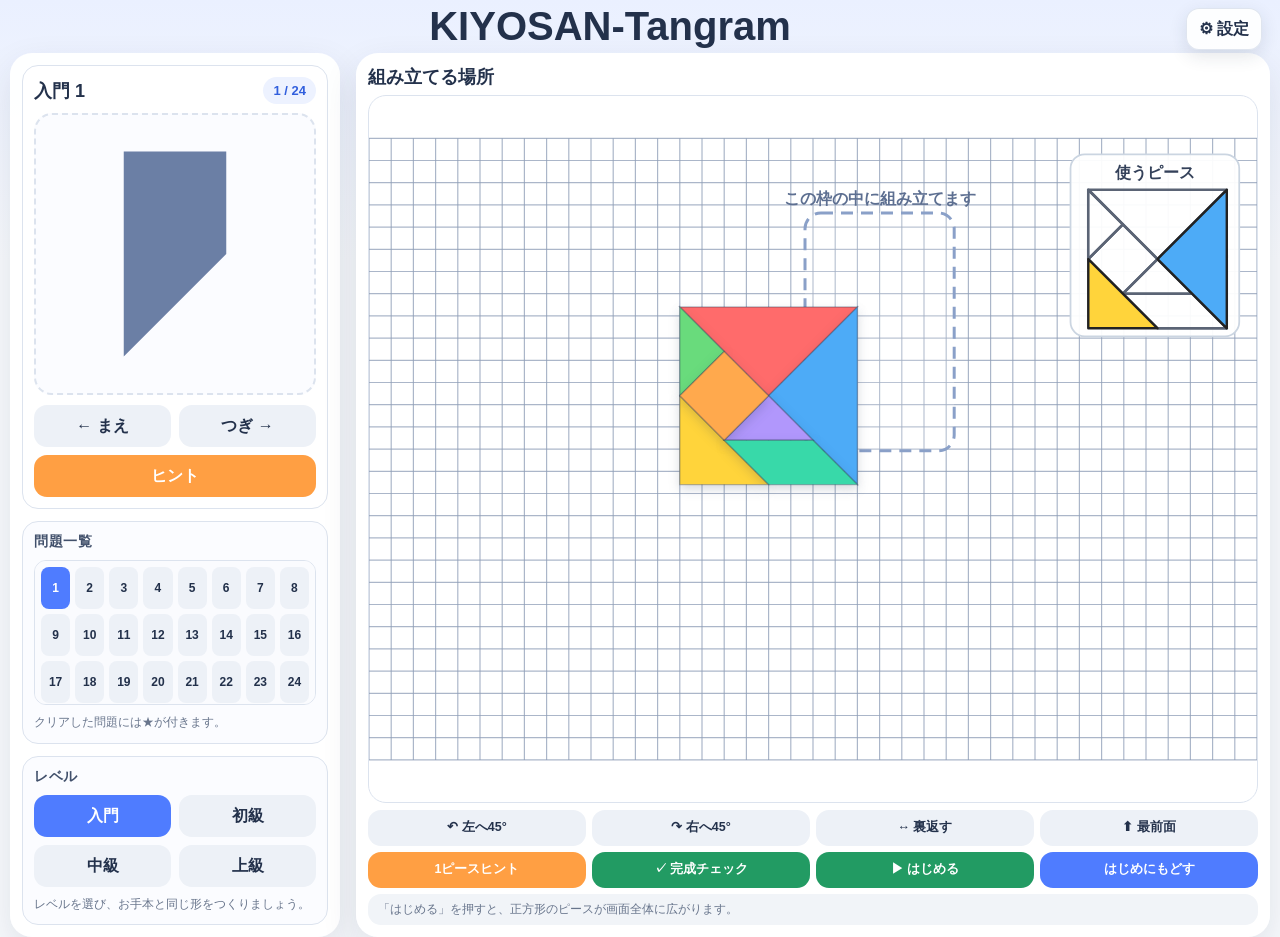
<file: index-v1.92-prototype-2.html>
<!DOCTYPE html>
<html lang="ja">
<head>
<meta charset="UTF-8">
<meta name="viewport" content="width=device-width,initial-scale=1.0,maximum-scale=1.0,user-scalable=no">

<meta name="theme-color" content="#24324a">
<meta name="application-name" content="KIYOSAN-Tangram">
<meta name="apple-mobile-web-app-capable" content="yes">
<meta name="apple-mobile-web-app-status-bar-style" content="black-translucent">
<meta name="apple-mobile-web-app-title" content="KIYOSAN-Tangram">
<link rel="manifest" href="./manifest.webmanifest">
<link rel="apple-touch-icon" href="./icons/apple-touch-icon.png">

<title>KIYOSAN-Tangram Ver.1.92 Prototype 1</title>
<style>
:root{--ink:#23314b;--sub:#68758c;--line:#dce3ee;--blue:#4f7cff;--orange:#ff9f43;--green:#229b63;--bg:#f4f7fb}
*{box-sizing:border-box}
body{margin:0;min-height:100vh;font-family:-apple-system,BlinkMacSystemFont,"Segoe UI","Hiragino Sans","Yu Gothic UI","Yu Gothic","Meiryo",sans-serif;color:var(--ink);background:linear-gradient(180deg,#eaf0ff,#f7f9fc 260px)}
header{position:relative;text-align:center;padding:8px 72px 2px 12px}
.settings-trigger{position:absolute;right:18px;top:8px;min-width:48px;padding:9px 12px;background:rgba(255,255,255,.9);box-shadow:0 6px 18px rgba(35,49,75,.12);border:1px solid rgba(220,227,238,.9)}
h1{margin:0;font-size:clamp(26px,4vw,40px)}
header p{margin:7px 0 0;color:var(--sub)}
.app{width:min(1280px,calc(100% - 20px));margin:4px auto 10px;display:grid;grid-template-columns:330px 1fr;gap:16px}
.card{background:rgba(255,255,255,.97);border-radius:22px;box-shadow:0 14px 36px rgba(35,49,75,.11);padding:12px}
.levels{display:grid;grid-template-columns:1fr 1fr;gap:8px;margin-bottom:14px}
button,select{font:inherit}
button{border:0;border-radius:13px;padding:11px 12px;font-weight:700;color:var(--ink);background:#edf1f7;cursor:pointer}
button:active{transform:scale(.98)}
.level.active{background:var(--blue);color:#fff}
.top{display:flex;align-items:center;justify-content:space-between;gap:10px;margin-bottom:10px}
h2{margin:0;font-size:18px}
.badge{font-size:13px;font-weight:700;color:#315fdd;background:#edf2ff;border-radius:999px;padding:6px 10px}
.target{aspect-ratio:1/1;border:2px dashed var(--line);border-radius:18px;overflow:hidden;background:#fbfcff}
svg{width:100%;height:100%;touch-action:none}
.silhouette{fill:var(--silhouette-fill,#6B7FA5);stroke:none}
.target-line{fill:var(--silhouette-fill,#6B7FA5);stroke:none}
.hint-piece{fill:#7585a2;fill-opacity:.15;stroke:#7585a2;stroke-width:1.5;stroke-dasharray:6 5}
.grid-line{stroke:var(--grid-color,#8F9EB7);stroke-width:1.2;vector-effect:non-scaling-stroke;opacity:.75}
.guide-bg{fill:#fff;fill-opacity:.94;stroke:#cbd5e1;stroke-width:2}
.guide-used{stroke:#222;stroke-width:3.5;stroke-linejoin:round}
.guide-unused{fill:none;stroke:#5b6475;stroke-width:3.8;stroke-linejoin:round}
.guide-label{font-size:18px;font-weight:700;fill:#34415a;text-anchor:middle}
.piece{stroke:rgba(35,49,75,.3);stroke-width:1.6;cursor:grab;filter:drop-shadow(0 5px 6px rgba(35,49,75,.18))}
.not-started .piece{cursor:default}
.start-ready{animation:startPulse 1.3s ease-in-out infinite}
@keyframes startPulse{0%,100%{transform:scale(1)}50%{transform:scale(1.03)}}

.piece:active{cursor:grabbing}.selected{stroke:#111827;stroke-width:3}
.row{display:flex;gap:8px;flex-wrap:wrap;margin-top:11px}
.row button{flex:1 1 100px}
.orange{background:var(--orange);color:#fff}.primary{background:var(--blue);color:#fff}.green{background:var(--green);color:#fff}
.help{font-size:12px;color:var(--sub);line-height:1.55;margin:10px 0 0}
.silhouette-setting{
  display:flex;align-items:center;justify-content:space-between;gap:10px;
  margin:0 0 12px;padding:9px 10px;border-radius:12px;background:#f4f6fa;
}
.silhouette-setting label{font-size:13px;font-weight:700;color:var(--ink)}
.silhouette-setting select{
  flex:1;max-width:150px;border:1px solid var(--line);border-radius:10px;
  padding:8px 10px;background:#fff;color:var(--ink);font-weight:700;
}
.utility-buttons{
  display:grid;grid-template-columns:1fr 1fr;gap:8px;margin:0 0 12px
}
.utility-buttons button{padding:9px 8px;font-size:13px}
.utility-buttons #clearStarsBtn{grid-column:1/-1;background:#fff3e5;color:#8a4b00}










.problem-grid{
  display:grid;grid-template-columns:repeat(8,1fr);gap:5px;
  max-height:110px;overflow:auto;margin:0 0 10px;padding:6px;
  border:1px solid var(--line);border-radius:12px;background:#fafbfe
}
.problem-btn{
  position:relative;min-width:0;padding:7px 2px;border-radius:8px;
  font-size:12px;background:#edf1f7
}
.problem-btn.active{background:var(--blue);color:#fff}
.problem-btn.cleared::after{
  content:"★";position:absolute;right:1px;top:-5px;color:#f3b400;
  font-size:13px;text-shadow:0 1px 1px #fff
}
.problem-btn.active.cleared::after{color:#ffe36e;text-shadow:none}


.boardWrap{
  aspect-ratio:10/7;min-height:500px;border:1px solid var(--line);
  border-radius:18px;overflow:hidden;background:#fff;
}
.toolbar{display:flex;flex-wrap:wrap;gap:9px;margin-top:11px}.toolbar button{flex:1 1 135px}
.status{margin-top:11px;padding:11px 13px;border-radius:13px;background:#f1f4f8;color:var(--sub);font-size:14px}
.status.ok{background:#e8f8ef;color:#157347;font-weight:700}.status.warn{background:#fff3e5;color:#9b5a00;font-weight:700}
.legend{font-size:12px;color:var(--sub);margin-top:8px}
@media(max-width:860px){.app{grid-template-columns:1fr}.side{display:grid;grid-template-columns:minmax(200px,290px) 1fr;gap:14px;align-items:start}.levels,.side>.top{grid-column:1/-1}.row{margin-top:0}}
@media(max-width:590px){.side{display:block}.row{margin-top:11px}.boardWrap{aspect-ratio:1/1.18;min-height:430px}}

.piece-size-panel{margin:0 0 12px;padding:9px 10px;border-radius:12px;background:#f4f6fa}
.piece-size-panel>span{display:block;margin-bottom:7px;font-size:13px;font-weight:700;color:var(--ink)}
.piece-size-buttons{display:grid;grid-template-columns:repeat(3,1fr);gap:6px}
.size-choice{min-height:38px;padding:7px 3px;font-size:13px;border-radius:10px}
.size-choice.selected{background:#9dcfe4!important;color:#274354!important;box-shadow:inset 0 0 0 2px rgba(255,255,255,.8)}

.app-footer{
  width:min(1280px,calc(100% - 20px));margin:0 auto 14px;
  text-align:center;color:var(--sub);font-size:12px;line-height:1.6
}
.app-footer strong{color:var(--ink);font-weight:700}

/* Ver.1.91 Prototype 3：左右の主操作領域の下端をそろえる */
.side{display:flex;flex-direction:column;gap:12px}
.side-section{border:1px solid var(--line);border-radius:16px;background:#fbfcff;padding:11px}
.side-section-title{margin:0 0 9px;font-size:14px;font-weight:800;color:#41506b;letter-spacing:.04em}
.side-section .levels{margin:0}
.side-section .help{margin:8px 0 0}
.problem-section{background:#fff}
.problem-heading{display:flex;align-items:center;justify-content:space-between;gap:10px;margin-bottom:9px}
.problem-heading h2{font-size:18px}
.problem-nav{display:grid;grid-template-columns:1fr 1fr;gap:8px;margin-top:10px}
.problem-nav #hint{grid-column:1/-1}
.problem-list-section{background:#fbfcff}
.problem-list-section .problem-grid{max-height:145px;margin:0}
.level-section{background:#fbfcff}
.settings-section{background:#f7f9fc}
.settings-section .silhouette-setting{margin-bottom:8px;background:#fff}
.settings-section .piece-size-panel{margin:0;background:#fff}
.teacher-section{background:#f4f1ff;border-color:#ded7f4}
.teacher-section .utility-buttons{margin:0}
.teacher-section #clearStarsBtn{background:#fff3e5;color:#8a4b00}
.app-footer{white-space:nowrap}
@media(max-width:860px){
  .side{display:grid;grid-template-columns:1fr 1fr;gap:12px}
  .side-section{min-width:0}
  .problem-section{grid-column:1/-1}
  .settings-section,.teacher-section{align-self:start}
}
@media(max-width:590px){
  .side{display:flex}
  .app-footer{white-space:normal}
}

/* Prototype 3：主操作カードと補助カードを分離 */
.side-main{display:flex;flex-direction:column;gap:12px;height:100%}
.side-main .level-section{margin-top:auto}
.side-aux{display:flex;flex-direction:column;gap:12px;align-self:start}
.board-card{grid-column:2;grid-row:1}
.side-main{grid-column:1;grid-row:1}
.side-aux{grid-column:1;grid-row:2}
@media(max-width:860px){
  .side-main,.board-card,.side-aux{grid-column:1;grid-row:auto}
  .side-main{display:grid;grid-template-columns:1fr 1fr;gap:12px}
  .side-main .problem-section{grid-column:1/-1}
  .side-main .level-section{margin-top:0}
  .side-aux{display:grid;grid-template-columns:1fr 1fr;gap:12px}
}
@media(max-width:590px){
  .side-main,.side-aux{display:flex}
}


/* Ver.1.91 Prototype 4：設定ダイアログ（Prototype 5でも継承） */
body.modal-open{overflow:hidden}
.modal[hidden]{display:none}
.modal{position:fixed;inset:0;z-index:1000;display:grid;place-items:center;padding:20px}
.modal-backdrop{position:absolute;inset:0;background:rgba(22,31,49,.34);backdrop-filter:blur(6px);-webkit-backdrop-filter:blur(6px);opacity:0;animation:modalFadeIn .22s ease forwards}
.modal-panel{position:relative;width:min(480px,100%);max-height:min(760px,calc(100vh - 40px));overflow:auto;background:rgba(255,255,255,.98);border:1px solid rgba(255,255,255,.78);border-radius:24px;box-shadow:0 28px 80px rgba(20,31,52,.28);padding:18px;opacity:0;transform:scale(.96) translateY(8px);animation:modalPanelIn .22s cubic-bezier(.2,.8,.2,1) forwards}
.modal.closing .modal-backdrop{animation:modalFadeOut .18s ease forwards}
.modal.closing .modal-panel{animation:modalPanelOut .18s ease forwards}
@keyframes modalFadeIn{to{opacity:1}}
@keyframes modalFadeOut{from{opacity:1}to{opacity:0}}
@keyframes modalPanelIn{to{opacity:1;transform:scale(1) translateY(0)}}
@keyframes modalPanelOut{from{opacity:1;transform:scale(1) translateY(0)}to{opacity:0;transform:scale(.97) translateY(6px)}}
.modal-header{display:flex;align-items:center;justify-content:space-between;gap:12px;margin-bottom:14px}
.modal-header h2{font-size:21px}
.modal-close{width:38px;height:38px;padding:0;border-radius:999px;font-size:25px;line-height:1;background:#edf1f7;color:#536078}
.modal-section{padding:14px;border:1px solid var(--line);border-radius:16px;background:#f8faff;margin-bottom:12px}
.modal-section h3{margin:0 0 10px;font-size:14px;color:#41506b;letter-spacing:.04em}
.modal-section .silhouette-setting{background:#fff;margin-bottom:8px}
.modal-section .piece-size-panel{background:#fff;margin:0}
.teacher-modal{background:#f6f3ff;border-color:#ded7f4}
.teacher-modal .utility-buttons{margin:0}
.modal-done{width:100%;margin-top:2px}
@media(max-width:590px){header{padding-right:62px}.settings-trigger{right:10px;font-size:0;width:44px;padding:9px}.settings-trigger::first-letter{font-size:20px}.modal{padding:10px}.modal-panel{max-height:calc(100vh - 20px);border-radius:20px}}



/* Ver.1.91 Prototype 5：全画面中央配置とクロスプラットフォーム調整 */
html{min-height:100%;background:#f7f9fc}
body{-webkit-font-smoothing:antialiased;text-rendering:optimizeLegibility}
button,select{line-height:1.25}
button{min-height:42px;-webkit-tap-highlight-color:transparent}
select{min-height:40px}
.app-footer{font-size:11.5px;line-height:1.45;white-space:nowrap;overflow-wrap:normal}

/* Fullscreen APIでhtml要素が全画面になった場合だけ中央寄せする */
html:fullscreen body,
html:-webkit-full-screen body{
  min-height:100vh;
  display:flex;
  flex-direction:column;
  justify-content:center;
  overflow:auto;
}
html:fullscreen header,
html:fullscreen .app,
html:fullscreen .app-footer,
html:-webkit-full-screen header,
html:-webkit-full-screen .app,
html:-webkit-full-screen .app-footer{flex:0 0 auto}

/* 高さの小さいWindowsノートなどでは、上端が切れないよう上寄せに戻す */
@media (max-height:820px){
  html:fullscreen body,
  html:-webkit-full-screen body{justify-content:flex-start}
}
@media(max-width:980px){
  .app-footer{white-space:normal;padding:0 8px}
}
@media(max-width:590px){
  button{min-height:44px}
}


/* Ver.1.91 Prototype 6：iPad・Apple Pencilの盤面操作を固定 */
html,body{overscroll-behavior:none}
body{touch-action:pan-x pan-y}
.boardWrap,#board,#pieceLayer,.piece{
  touch-action:none!important;
  -ms-touch-action:none;
  -webkit-user-select:none;
  user-select:none;
  -webkit-touch-callout:none;
}
body.board-interacting{
  overflow:hidden!important;
  overscroll-behavior:none;
}
body.board-interacting .boardWrap{cursor:grabbing}
@supports (-webkit-touch-callout:none){
  html:fullscreen body,html:-webkit-full-screen body{overscroll-behavior:none}
}



/* Ver.1.91 Prototype 7：iPadファースト固定レイアウト */
body.ipad-mode{
  position:fixed;
  inset:0;
  width:100%;
  height:var(--app-height,100dvh);
  min-height:0;
  overflow:hidden;
  display:grid;
  grid-template-rows:auto minmax(0,1fr) auto;
  overscroll-behavior:none;
}
body.ipad-mode header{
  padding:6px 72px 0 12px;
  min-height:48px;
}
body.ipad-mode h1{font-size:clamp(25px,3.2vw,36px)}
body.ipad-mode .settings-trigger{
  position:fixed;
  z-index:900;
  top:max(8px,env(safe-area-inset-top));
  right:max(12px,env(safe-area-inset-right));
}
body.ipad-mode .app{
  width:min(1280px,calc(100% - 16px));
  height:100%;
  min-height:0;
  margin:2px auto 6px;
  grid-template-columns:clamp(255px,27vw,330px) minmax(0,1fr);
  grid-template-rows:minmax(0,1fr);
  gap:12px;
  overflow:hidden;
}
body.ipad-mode .side-main,
body.ipad-mode .board-card{
  grid-row:1;
  min-height:0;
  height:100%;
}
body.ipad-mode .side-main{
  display:flex;
  flex-direction:column;
  gap:8px;
  overflow:hidden;
}
body.ipad-mode .side-section{padding:8px;border-radius:14px}
body.ipad-mode .problem-section{flex:1 1 auto;min-height:0;display:flex;flex-direction:column}
body.ipad-mode .problem-heading{margin-bottom:6px}
body.ipad-mode .target{flex:1 1 auto;min-height:150px;aspect-ratio:auto}
body.ipad-mode .problem-nav{margin-top:7px;gap:6px}
body.ipad-mode .problem-nav button{min-height:38px;padding:8px 9px}
body.ipad-mode .problem-list-section{flex:0 0 auto}
body.ipad-mode .problem-list-section .problem-grid{max-height:96px}
body.ipad-mode .level-section{flex:0 0 auto;margin-top:0}
body.ipad-mode .levels{gap:6px}
body.ipad-mode .level{min-height:36px;padding:7px 8px}
body.ipad-mode .side-section .help{margin-top:5px;line-height:1.35}
body.ipad-mode .board-card{
  display:flex;
  flex-direction:column;
  overflow:hidden;
}
body.ipad-mode .board-card>.top{flex:0 0 auto;margin-bottom:6px}
body.ipad-mode .boardWrap{
  flex:1 1 auto;
  min-height:0;
  height:auto;
  aspect-ratio:auto;
}
body.ipad-mode .toolbar{
  flex:0 0 auto;
  display:grid;
  grid-template-columns:repeat(4,minmax(0,1fr));
  gap:6px;
  margin-top:7px;
}
body.ipad-mode .toolbar button{min-height:38px;padding:7px 6px;font-size:13px}
body.ipad-mode .status{flex:0 0 auto;margin-top:7px;padding:8px 10px;font-size:12.5px}
body.ipad-mode .app-footer{
  width:100%;
  margin:0;
  padding:2px 10px max(5px,env(safe-area-inset-bottom));
  font-size:10.5px;
  line-height:1.25;
  white-space:nowrap;
  overflow:hidden;
  text-overflow:ellipsis;
}
body.ipad-mode.modal-open{overflow:hidden}
body.ipad-mode .modal-panel{max-height:calc(var(--app-height,100dvh) - 24px)}

/* iPadの縦向きでも左右2カラムを維持し、盤面を優先する */
@media (max-width:820px){
  body.ipad-mode .app{grid-template-columns:250px minmax(0,1fr);gap:8px}
  body.ipad-mode .card{padding:8px;border-radius:16px}
  body.ipad-mode .side-main{gap:6px}
  body.ipad-mode .problem-list-section .problem-grid{grid-template-columns:repeat(6,1fr);max-height:82px}
  body.ipad-mode .toolbar{grid-template-columns:repeat(2,minmax(0,1fr))}
  body.ipad-mode .toolbar button{font-size:12px}
  body.ipad-mode .app-footer{font-size:9.5px}
}

/* 高さが小さい場合は説明文を省き、操作領域を確保する */
@media (max-height:760px){
  body.ipad-mode .side-section .help{display:none}
  body.ipad-mode .problem-list-section .problem-grid{max-height:72px}
  body.ipad-mode .toolbar button{min-height:34px;padding:5px 5px}
  body.ipad-mode .status{padding:6px 9px}
}


/* Ver.1.91 Prototype 8：iPad全画面・Apple Pencil最終調整 */
body.ipad-mode{
  padding-top:env(safe-area-inset-top);
  padding-left:env(safe-area-inset-left);
  padding-right:env(safe-area-inset-right);
  padding-bottom:env(safe-area-inset-bottom);
}
body.ipad-mode .app{
  min-height:0;
  padding-bottom:2px;
}
body.ipad-mode .board-card{padding-bottom:8px}
body.ipad-mode .toolbar{
  position:relative;
  z-index:20;
  padding-bottom:2px;
}
body.ipad-mode .toolbar button,
body.ipad-mode .problem-nav button,
body.ipad-mode .settings-trigger,
body.ipad-mode .modal button{
  touch-action:manipulation!important;
  -webkit-user-select:none;
  user-select:none;
}
body.ipad-mode .boardWrap{
  min-height:180px;
}
@media (orientation:portrait) and (max-width:820px){
  body.ipad-mode .app{grid-template-columns:230px minmax(0,1fr)}
  body.ipad-mode .problem-list-section .problem-grid{max-height:66px}
  body.ipad-mode .target{min-height:126px}
  body.ipad-mode .toolbar{grid-template-columns:repeat(2,minmax(0,1fr));gap:5px}
  body.ipad-mode .toolbar button{min-height:36px;padding:5px 4px;font-size:11.5px}
  body.ipad-mode .status{margin-top:5px;padding:6px 8px;font-size:11.5px}
}
@media (orientation:landscape) and (max-height:760px){
  body.ipad-mode header{min-height:42px;padding-top:3px}
  body.ipad-mode h1{font-size:24px}
  body.ipad-mode .app{margin-top:0;margin-bottom:2px}
  body.ipad-mode .target{min-height:116px}
  body.ipad-mode .problem-list-section .problem-grid{max-height:58px}
  body.ipad-mode .toolbar{grid-template-columns:repeat(4,minmax(0,1fr));gap:4px;margin-top:5px}
  body.ipad-mode .toolbar button{min-height:32px;padding:4px 3px;font-size:11px}
  body.ipad-mode .status{margin-top:4px;padding:5px 7px;font-size:11px}
  body.ipad-mode .app-footer{display:none}
}


/* Prototype 8 修正版：iPad全画面では下部操作を必ず画面内に固定 */
body.ipad-mode.fullscreen-compact header{display:none}
body.ipad-mode.fullscreen-compact{
  grid-template-rows:minmax(0,1fr) auto;
}
body.ipad-mode.fullscreen-compact .app{
  margin:4px auto 2px;
  height:100%;
  min-height:0;
}
body.ipad-mode.fullscreen-compact .board-card{
  min-height:0;
  padding:7px 8px 6px;
}
body.ipad-mode.fullscreen-compact .board-card>.top{
  margin-bottom:4px;
}
body.ipad-mode.fullscreen-compact .boardWrap{
  min-height:0!important;
  height:0;
  flex:1 1 0;
}
body.ipad-mode.fullscreen-compact .toolbar{
  flex:0 0 auto;
  grid-template-columns:repeat(4,minmax(0,1fr));
  gap:4px;
  margin-top:5px;
  padding:0;
}
body.ipad-mode.fullscreen-compact .toolbar button{
  min-height:31px;
  padding:4px 3px;
  font-size:10.8px;
}
body.ipad-mode.fullscreen-compact .status{
  flex:0 0 auto;
  margin-top:4px;
  padding:5px 7px;
  font-size:10.8px;
  line-height:1.2;
}
body.ipad-mode.fullscreen-compact .app-footer{display:none}
body.ipad-mode.fullscreen-compact .target{min-height:100px}
body.ipad-mode.fullscreen-compact .problem-list-section .problem-grid{max-height:54px}
body.ipad-mode.fullscreen-compact .side-section .help{display:none}

@media (orientation:portrait) and (max-width:820px){
  body.ipad-mode.fullscreen-compact .toolbar{
    grid-template-columns:repeat(2,minmax(0,1fr));
  }
  body.ipad-mode.fullscreen-compact .toolbar button{
    min-height:30px;
    font-size:10.5px;
  }
}


/* Prototype 8 最終候補：下段ボタンの表示領域を先に確保 */
body.ipad-mode.fullscreen-compact{
  height:var(--app-height,100dvh)!important;
  max-height:var(--app-height,100dvh)!important;
}
body.ipad-mode.fullscreen-compact .board-card{
  display:grid;
  grid-template-rows:auto minmax(0,1fr) auto;
}
body.ipad-mode.fullscreen-compact .boardWrap{
  height:auto!important;
  min-height:0!important;
  overflow:hidden;
}
body.ipad-mode.fullscreen-compact .toolbar{
  min-height:66px;
  align-content:stretch;
  grid-auto-rows:minmax(29px,1fr);
}
body.ipad-mode.fullscreen-compact .status{display:none}
@media (orientation:portrait) and (max-width:820px){
  body.ipad-mode.fullscreen-compact .toolbar{
    min-height:132px;
    grid-auto-rows:minmax(28px,1fr);
  }
}


/* Prototype 8 安定版：iPadではブラウザ全画面ではなくアプリ内全画面を使用 */
body.ipad-mode.app-fullscreen{
  position:fixed!important;
  inset:0!important;
  width:100%!important;
  height:var(--app-height,100dvh)!important;
  max-height:var(--app-height,100dvh)!important;
  padding:env(safe-area-inset-top) env(safe-area-inset-right) env(safe-area-inset-bottom) env(safe-area-inset-left)!important;
  grid-template-rows:0 minmax(0,1fr) 0!important;
  overflow:hidden!important;
}
body.ipad-mode.app-fullscreen header{
  display:block!important;
  min-height:0!important;
  height:0!important;
  padding:0!important;
  overflow:visible!important;
}
body.ipad-mode.app-fullscreen header h1{display:none!important}
body.ipad-mode.app-fullscreen .settings-trigger{
  display:block!important;
  top:max(6px,env(safe-area-inset-top))!important;
  right:max(8px,env(safe-area-inset-right))!important;
  min-height:34px!important;
  height:34px!important;
  padding:5px 9px!important;
  font-size:12px!important;
}
body.ipad-mode.app-fullscreen .app{
  width:calc(100% - 8px)!important;
  height:100%!important;
  min-height:0!important;
  margin:2px auto!important;
  gap:6px!important;
  overflow:hidden!important;
}
body.ipad-mode.app-fullscreen .card{padding:6px!important;border-radius:13px!important}
body.ipad-mode.app-fullscreen .side-main{gap:5px!important}
body.ipad-mode.app-fullscreen .side-section{padding:6px!important}
body.ipad-mode.app-fullscreen .target{min-height:86px!important}
body.ipad-mode.app-fullscreen .problem-list-section .problem-grid{max-height:50px!important}
body.ipad-mode.app-fullscreen .side-section .help{display:none!important}
body.ipad-mode.app-fullscreen .board-card{
  display:grid!important;
  grid-template-rows:auto minmax(0,1fr) 72px!important;
  min-height:0!important;
  overflow:hidden!important;
  padding-bottom:5px!important;
}
body.ipad-mode.app-fullscreen .board-card>.top{margin:0 52px 3px 0!important}
body.ipad-mode.app-fullscreen .boardWrap{
  height:auto!important;
  min-height:0!important;
  overflow:hidden!important;
}
body.ipad-mode.app-fullscreen .toolbar{
  display:grid!important;
  grid-template-columns:repeat(4,minmax(0,1fr))!important;
  grid-template-rows:repeat(2,32px)!important;
  min-height:68px!important;
  height:68px!important;
  gap:4px!important;
  margin-top:4px!important;
  padding:0!important;
  align-content:start!important;
  overflow:visible!important;
}
body.ipad-mode.app-fullscreen .toolbar button{
  min-height:32px!important;
  height:32px!important;
  padding:3px 2px!important;
  font-size:10.5px!important;
  line-height:1.05!important;
}
body.ipad-mode.app-fullscreen .status,
body.ipad-mode.app-fullscreen .app-footer{display:none!important}
@media (orientation:portrait) and (max-width:820px){
  body.ipad-mode.app-fullscreen .app{grid-template-columns:218px minmax(0,1fr)!important}
  body.ipad-mode.app-fullscreen .board-card{grid-template-rows:auto minmax(0,1fr) 72px!important}
  body.ipad-mode.app-fullscreen .toolbar{grid-template-columns:repeat(4,minmax(0,1fr))!important}
}


/* Prototype 8 最終調整：アプリ内全画面を視覚的に明確化 */
body.ipad-mode.app-fullscreen{background:#dfe7f6!important;}
body.ipad-mode.app-fullscreen .board-card{box-shadow:0 0 0 3px rgba(79,124,255,.35),0 12px 30px rgba(35,49,75,.18)!important;}
body.ipad-mode.app-fullscreen .board-card>.top h2::after{content:" 〈全画面〉";font-size:11px;color:#315fdd;font-weight:800;}



/* Ver.1.92 Prototype 1：操作性・Windows表示・自動完成演出 */
.assembly-frame{fill:rgba(255,255,255,.18);stroke:#8aa0c8;stroke-width:3;stroke-dasharray:12 8;vector-effect:non-scaling-stroke;rx:18;ry:18}
.assembly-frame-label{font-size:18px;font-weight:800;fill:#5d6f91;text-anchor:middle;pointer-events:none}
@media (min-width:861px) and (max-height:920px){
  body:not(.ipad-mode) header{padding-top:4px}
  body:not(.ipad-mode) header p{display:none}
  body:not(.ipad-mode) .app{height:calc(100vh - 84px);min-height:520px;margin-top:2px;margin-bottom:2px}
  body:not(.ipad-mode) .board-card{display:flex;flex-direction:column;min-height:0;height:100%;overflow:hidden}
  body:not(.ipad-mode) .board-card>.top{flex:0 0 auto;margin-bottom:6px}
  body:not(.ipad-mode) .boardWrap{flex:1 1 auto;min-height:250px;height:auto;aspect-ratio:auto}
  body:not(.ipad-mode) .toolbar{flex:0 0 auto;display:grid;grid-template-columns:repeat(4,minmax(0,1fr));gap:6px;margin-top:7px}
  body:not(.ipad-mode) .toolbar button{min-height:36px;padding:6px 5px;font-size:12.5px}
  body:not(.ipad-mode) .status{flex:0 0 auto;margin-top:6px;padding:7px 10px;font-size:12px}
  body:not(.ipad-mode) .app-footer{display:none}
}
@media (min-width:861px) and (max-height:720px){
  body:not(.ipad-mode) .status{display:none}
  body:not(.ipad-mode) .app{height:calc(100vh - 58px);min-height:0}
}

</style>
</head>
<body>
<header><h1>KIYOSAN-Tangram</h1><button id="settingsBtn" class="settings-trigger" type="button" aria-haspopup="dialog" aria-controls="settingsDialog" aria-label="設定を開く">⚙ 設定</button></header>
<main class="app">
<section class="card side side-main">
  <section class="side-section problem-section" aria-labelledby="problemSectionTitle">
    <div class="problem-heading">
      <h2 id="title">入門 1</h2>
      <span class="badge" id="count">1 / 48</span>
    </div>
    <div class="target"><svg viewBox="0 0 320 320"><g id="targetLayer"></g></svg></div>
    <div class="problem-nav">
      <button id="prev">← まえ</button>
      <button id="next">つぎ →</button>
      <button id="hint" class="orange">💡 ヒント</button>
    </div>
  </section>

  <section class="side-section problem-list-section" aria-labelledby="problemListSectionTitle">
    <h2 class="side-section-title" id="problemListSectionTitle">問題一覧</h2>
    <div id="problemGrid" class="problem-grid"></div>
    <p class="help">クリアした問題には★が付きます。</p>
  </section>

  <section class="side-section level-section" aria-labelledby="levelSectionTitle">
    <h2 class="side-section-title" id="levelSectionTitle">レベル</h2>
    <div class="levels" id="levels"></div>
    <p class="help">レベルを選び、お手本と同じ形をつくりましょう。</p>
  </section>

</section>
<section class="card board-card">
  <div class="top"><h2>組み立てる場所</h2><span class="legend"></span></div>
  <div class="boardWrap">
    <svg id="board" viewBox="0 0 1000 700">
      <g id="gridLayer"></g>
      <g id="frameLayer"></g>
      <g id="hintLayer"></g>
      <g id="guideLayer"></g>
      <g id="pieceLayer"></g>
      <g id="handleLayer" aria-hidden="true"></g>
    </svg>
  </div>
  <div class="toolbar">
    <button id="left">↶ 左へ45°</button><button id="right">↷ 右へ45°</button>
    <button id="flip">↔ 裏返す</button><button id="front">⬆ 最前面</button>
    <button id="oneHint" class="orange">1ピースヒント</button>
    <button id="check" class="green">✓ 完成チェック</button>
    <button id="startBtn" class="green">▶ はじめる</button>
    <button id="reset" class="primary">はじめにもどす</button>
  </div>
  <div id="status" class="status">頂点のすぐ近くをつかむと回転し、それ以外の場所をつかむと移動します。</div>
</section>


</main>
<div id="settingsDialog" class="modal" role="dialog" aria-modal="true" aria-labelledby="settingsDialogTitle" hidden>
  <div class="modal-backdrop" data-close-settings></div>
  <div class="modal-panel" tabindex="-1">
    <div class="modal-header">
      <h2 id="settingsDialogTitle">⚙ 設定</h2>
      <button id="closeSettingsBtn" class="modal-close" type="button" aria-label="設定を閉じる">×</button>
    </div>
    <section class="modal-section" aria-labelledby="appearanceTitle">
      <h3 id="appearanceTitle">表示</h3>
      <div class="silhouette-setting">
        <label for="silhouetteColor">問題の色</label>
        <select id="silhouetteColor">
          <option value="bluegray">青灰色</option>
          <option value="cream">クリーム</option>
          <option value="beige">ベージュ</option>
        </select>
      </div>
      <div class="silhouette-setting">
        <label for="gridColor">方眼の色</label>
        <select id="gridColor">
          <option value="bluegray">青灰色</option>
          <option value="green">緑</option>
          <option value="beige">ベージュ</option>
        </select>
      </div>
      <div class="piece-size-panel">
        <span>ピースの大きさ</span>
        <div class="piece-size-buttons">
          <button type="button" data-piece-size="1" class="size-choice">標準</button>
          <button type="button" data-piece-size="1.3" class="size-choice">大</button>
          <button type="button" data-piece-size="1.5" class="size-choice">特大</button>
        </div>
      </div>
    </section>
    <section class="modal-section teacher-modal" aria-labelledby="teacherTitle">
      <h3 id="teacherTitle">教師用</h3>
      <div class="utility-buttons">
        <button id="fullscreenBtn">⛶ 全画面</button>
        <button id="teacherBtn">▶ 答え</button>
        <button id="clearStarsBtn">☆ 星をリセット</button>
      </div>
    </section>
    <button id="doneSettingsBtn" class="primary modal-done" type="button">閉じる</button>
  </div>
</div>
<footer class="app-footer" aria-label="アプリ情報">
  <div><strong>KIYOSAN-Tangram <span id="appVersion"></span></strong> • Designed by Kiyosan &amp; ChatGPT • Created in collaboration with an Apple Distinguished Educator.</div>
</footer>

<script>
/* Prototype 8：iPadOSはMacintoshを名乗る場合があるため、タッチ点数も併用 */
(function(){
  const isIPad=/iPad/.test(navigator.userAgent)||(/Macintosh/.test(navigator.userAgent)&&navigator.maxTouchPoints>1);
  if(!isIPad)return;
  document.body.classList.add("ipad-mode");
  let raf=0;
  const setAppHeight=()=>{
    cancelAnimationFrame(raf);
    raf=requestAnimationFrame(()=>{
      const vv=window.visualViewport;
      const candidates=[window.innerHeight,document.documentElement.clientHeight];
      if(vv&&vv.height)candidates.push(vv.height);
      const valid=candidates.filter(v=>Number.isFinite(v)&&v>0);
      /* iPad全画面では最大値を使うと、実際の表示領域より高くなることがある。 */
      const h=vv&&vv.height ? vv.height : Math.min(...valid);
      document.documentElement.style.setProperty("--app-height",`${Math.floor(h)}px`);
    });
  };
  window.__setTangramAppHeight=setAppHeight;
  setAppHeight();
  window.addEventListener("resize",setAppHeight,{passive:true});
  window.addEventListener("orientationchange",()=>setTimeout(setAppHeight,120),{passive:true});
  window.visualViewport?.addEventListener("resize",setAppHeight,{passive:true});
  window.visualViewport?.addEventListener("scroll",setAppHeight,{passive:true});
  document.addEventListener("touchmove",e=>{
    if(!e.target.closest(".modal-panel")&&!e.target.closest("button,select"))e.preventDefault();
  },{passive:false});
})();
</script>

<script>
const APP_VERSION = "1.92 Prototype 2";
document.getElementById("appVersion").textContent = `Ver.${APP_VERSION}`;

/* Prototype 8：Apple Pencilを含むpointer入力でボタンを確実に反応させる */
(function enablePointerButtons(){
  const selector='button,[role="button"]';
  let active=null;
  document.addEventListener('pointerdown',e=>{
    const el=e.target.closest(selector);
    if(!el||el.disabled)return;
    active={el,id:e.pointerId,x:e.clientX,y:e.clientY};
    try{el.setPointerCapture?.(e.pointerId)}catch(_){}
  },true);
  document.addEventListener('pointerup',e=>{
    if(!active||active.id!==e.pointerId)return;
    const {el,x,y}=active; active=null;
    const moved=Math.hypot(e.clientX-x,e.clientY-y)>14;
    if(moved||el.disabled)return;
    const hit=document.elementFromPoint(e.clientX,e.clientY);
    if(hit&&(hit===el||el.contains(hit))){
      if(e.pointerType==='pen'){
        e.preventDefault();
        el.click();
      }
    }
  },true);
  document.addEventListener('pointercancel',()=>{active=null},true);
})();

const PROBLEMS=[{"level":"入門","name":"入門 1","used":["M","L2"],"poses":{"M":{"x":100.0,"y":200.0,"r":180,"f":1},"L2":{"x":200.0,"y":0.0,"r":0,"f":-1}},"bounds":[100.0,200.0],"silhouette":"M 100.000 0.000 L 0.000 0.000 L -0.000 0.000 L 0.000 0.000 L 0.000 200.000 L 100.000 100.000 L 100.000 100.000 Z"},{"level":"入門","name":"入門 2","used":["S1","M"],"poses":{"S1":{"x":100.0,"y":100.0,"r":90,"f":1},"M":{"x":0.0,"y":-100.0,"r":0,"f":1}},"bounds":[100.0,150.0],"silhouette":"M 0.000 100.000 L 50.000 150.000 L 100.000 100.000 L 0.000 0.000 Z"},{"level":"入門","name":"入門 3","used":["P","S2","M"],"poses":{"P":{"x":250.0,"y":300.0,"r":180,"f":1},"S2":{"x":150.0,"y":0.0,"r":0,"f":-1},"M":{"x":150.0,"y":-100.0,"r":0,"f":-1}},"bounds":[200.0,150.0],"silhouette":"M 150.000 100.000 L 150.000 0.000 L 50.000 100.000 L 50.000 100.000 L 50.000 100.000 L 0.000 150.000 L 100.000 150.000 L 100.000 150.000 L 200.000 150.000 L 150.000 100.000 Z"},{"level":"入門","name":"入門 4","used":["S1","SQ","P"],"poses":{"S1":{"x":0.0,"y":50.0,"r":0,"f":1},"SQ":{"x":-50.0,"y":0.0,"r":270,"f":-1},"P":{"x":0.0,"y":250.0,"r":180,"f":-1}},"bounds":[200.0,150.0],"silhouette":"M 50.000 100.000 L 50.000 100.000 L 0.000 50.000 L 0.000 150.000 L 50.000 100.000 L 150.000 100.000 L 200.000 50.000 L 100.000 50.000 L 100.000 50.000 L 50.000 -0.000 L 0.000 50.000 Z"},{"level":"入門","name":"入門 5","used":["SQ","S1","P"],"poses":{"SQ":{"x":100.0,"y":150.0,"r":180,"f":1},"S1":{"x":150.0,"y":100.0,"r":90,"f":-1},"P":{"x":0.0,"y":-150.0,"r":0,"f":1}},"bounds":[200.0,100.0],"silhouette":"M 50.000 100.000 L 150.000 100.000 L 100.000 50.000 Z M 100.000 50.000 L 200.000 50.000 L 150.000 0.000 L 50.000 0.000 Z M 50.000 0.000 L -0.000 50.000 L 50.000 100.000 L 100.000 50.000 Z"},{"level":"入門","name":"入門 6","used":["L2","M","S1"],"poses":{"L2":{"x":-50.0,"y":0.0,"r":0,"f":1},"M":{"x":250.0,"y":200.0,"r":90,"f":-1},"S1":{"x":50.0,"y":100.0,"r":0,"f":-1}},"bounds":[150.0,200.0],"silhouette":"M 0.000 150.000 L 50.000 200.000 L 150.000 200.000 L 50.000 100.000 L 50.000 100.000 Z M 50.000 100.000 L 150.000 200.000 L 150.000 0.000 Z"},{"level":"入門","name":"入門 7","used":["M","L2"],"poses":{"M":{"x":70.710678,"y":212.132034,"r":225,"f":1},"L2":{"x":282.842712,"y":141.421356,"r":45,"f":-1}},"bounds":[212.132035,141.421356],"silhouette":"M 212.132 70.711 L 141.421 -0.000 L 141.421 141.421 Z M -0.000 141.421 L 141.421 141.421 L 141.421 -0.000 Z"},{"level":"入門","name":"入門 8","used":["S1","M"],"poses":{"S1":{"x":70.710678,"y":141.421356,"r":135,"f":1},"M":{"x":141.421356,"y":-70.710678,"r":45,"f":1}},"bounds":[70.710678,141.421356],"silhouette":"M 0.000 70.711 L -0.000 70.711 L -0.000 70.711 L -0.000 70.711 L -0.000 70.711 L -0.000 141.421 L 70.711 141.421 L 70.711 141.421 L 70.711 141.421 L 70.711 141.421 L 70.711 141.421 L 70.711 0.000 Z"},{"level":"入門","name":"入門 9","used":["P","S2","M"],"poses":{"P":{"x":70.710678,"y":282.842713,"r":225,"f":1},"S2":{"x":212.132034,"y":-0.0,"r":45,"f":-1},"M":{"x":282.842712,"y":-70.710678,"r":45,"f":-1}},"bounds":[212.132034,141.421357],"silhouette":"M 70.711 0.000 L -0.000 0.000 L 70.711 70.711 L 70.711 0.000 L 141.421 70.711 L 212.132 0.000 L 70.711 0.000 Z M 70.711 0.000 L 70.711 70.711 L 141.421 141.421 L 141.421 70.711 Z"},{"level":"入門","name":"入門 10","used":["S1","SQ","P"],"poses":{"S1":{"x":70.710678,"y":0.0,"r":45,"f":1},"SQ":{"x":70.710678,"y":-70.710678,"r":315,"f":-1},"P":{"x":-70.710678,"y":141.421356,"r":225,"f":-1}},"bounds":[212.132035,141.421356],"silhouette":"M 70.711 70.711 L 141.421 141.421 L 212.132 141.421 L 141.421 70.711 L 141.421 70.711 L 141.421 0.000 L 70.711 0.000 L 70.711 70.711 Z M -0.000 70.711 L 70.711 70.711 L 70.711 0.000 Z"},{"level":"入門","name":"入門 11","used":["SQ","S1","P"],"poses":{"SQ":{"x":0.0,"y":141.421356,"r":225,"f":1},"S1":{"x":70.710678,"y":141.421356,"r":135,"f":-1},"P":{"x":141.421356,"y":-141.421356,"r":45,"f":1}},"bounds":[141.421356,141.421357],"silhouette":"M 70.711 -0.000 L -0.000 -0.000 L -0.000 70.711 L 70.711 70.711 L 70.711 70.711 L -0.000 70.711 L 70.711 141.421 L 70.711 70.711 L 141.421 141.421 L 141.421 70.711 L 70.711 0.000 Z"},{"level":"入門","name":"入門 12","used":["L2","M","S1"],"poses":{"L2":{"x":70.710678,"y":-141.421356,"r":45,"f":1},"M":{"x":141.421356,"y":212.132035,"r":135,"f":-1},"S1":{"x":70.710678,"y":0.0,"r":45,"f":-1}},"bounds":[212.132034,141.421357],"silhouette":"M 70.711 141.421 L 212.132 0.000 L 70.711 0.000 Z M -0.000 0.000 L -0.000 70.711 L 70.711 0.000 Z M -0.000 70.711 L 70.711 141.421 L 70.711 0.000 Z"},{"level":"入門","name":"入門 13","used":["M","L2"],"poses":{"M":{"x":0.0,"y":100.0,"r":270,"f":1},"L2":{"x":200.0,"y":200.0,"r":90,"f":-1}},"bounds":[200.0,100.0],"silhouette":"M 200.000 100.000 L 200.000 0.000 L 200.000 0.000 L 200.000 0.000 L 200.000 -0.000 L 200.000 0.000 L 0.000 0.000 L 100.000 100.000 L 100.000 100.000 Z"},{"level":"入門","name":"入門 14","used":["S1","M"],"poses":{"S1":{"x":50.0,"y":100.0,"r":180,"f":1},"M":{"x":250.0,"y":-0.0,"r":90,"f":1}},"bounds":[150.0,100.0],"silhouette":"M 50.000 0.000 L -0.000 50.000 L 50.000 100.000 Z M 50.000 100.000 L 50.000 100.000 L 150.000 0.000 L 50.000 0.000 Z"},{"level":"入門","name":"入門 15","used":["P","S2","M"],"poses":{"P":{"x":-150.0,"y":250.0,"r":270,"f":1},"S2":{"x":150.0,"y":150.0,"r":90,"f":-1},"M":{"x":250.0,"y":150.0,"r":90,"f":-1}},"bounds":[150.0,200.0],"silhouette":"M 50.000 150.000 L 150.000 150.000 L 50.000 50.000 Z M 50.000 50.000 L 50.000 50.000 L 50.000 50.000 L 50.000 50.000 L 0.000 0.000 L 0.000 100.000 L -0.000 100.000 L 0.000 200.000 L 50.000 150.000 L 50.000 50.000 Z"},{"level":"入門","name":"入門 16","used":["S1","SQ","P"],"poses":{"S1":{"x":100.0,"y":0.0,"r":90,"f":1},"SQ":{"x":150.0,"y":-50.0,"r":0,"f":-1},"P":{"x":-100.0,"y":0.0,"r":270,"f":-1}},"bounds":[150.0,200.0],"silhouette":"M 0.000 0.000 L 50.000 50.000 L 50.000 50.000 L 50.000 150.000 L 100.000 200.000 L 100.000 100.000 L 150.000 50.000 L 100.000 0.000 Z"},{"level":"入門","name":"入門 17","used":["SQ","S1","P"],"poses":{"SQ":{"x":-50.0,"y":100.0,"r":270,"f":1},"S1":{"x":0.0,"y":150.0,"r":180,"f":-1},"P":{"x":250.0,"y":0.0,"r":90,"f":1}},"bounds":[100.0,200.0],"silhouette":"M 50.000 100.000 L 100.000 50.000 L 50.000 -0.000 L -0.000 50.000 Z M 50.000 200.000 L 100.000 150.000 L 100.000 50.000 L 50.000 100.000 Z M -0.000 50.000 L 0.000 150.000 L 50.000 100.000 Z"},{"level":"入門","name":"入門 18","used":["L2","M","S1"],"poses":{"L2":{"x":200.0,"y":-50.0,"r":90,"f":1},"M":{"x":0.0,"y":250.0,"r":180,"f":-1},"S1":{"x":100.0,"y":50.0,"r":90,"f":-1}},"bounds":[200.0,150.0],"silhouette":"M 0.000 150.000 L 200.000 150.000 L 100.000 50.000 Z M 100.000 50.000 L 50.000 0.000 L 0.000 50.000 L -0.000 50.000 L -0.000 150.000 L 100.000 50.000 Z"},{"level":"入門","name":"入門 19","used":["M","L2"],"poses":{"M":{"x":-70.710678,"y":70.710678,"r":315,"f":1},"L2":{"x":0.0,"y":282.842712,"r":135,"f":-1}},"bounds":[141.421356,212.132035],"silhouette":"M 70.711 212.132 L 141.421 141.421 L 0.000 141.421 Z M -0.000 -0.000 L -0.000 141.421 L 141.421 141.421 Z"},{"level":"入門","name":"入門 20","used":["S1","M"],"poses":{"S1":{"x":0.0,"y":70.710678,"r":225,"f":1},"M":{"x":212.132034,"y":141.421356,"r":135,"f":1}},"bounds":[141.421356,70.710678],"silhouette":"M 70.711 0.000 L 70.711 -0.000 L 70.711 -0.000 L 70.711 -0.000 L 70.711 -0.000 L -0.000 -0.000 L -0.000 70.711 L -0.000 70.711 L -0.000 70.711 L 0.000 70.711 L 0.000 70.711 L 141.421 70.711 Z"},{"level":"入門","name":"入門 21","used":["P","S2","M"],"poses":{"P":{"x":-141.421356,"y":70.710678,"r":315,"f":1},"S2":{"x":141.421357,"y":212.132034,"r":135,"f":-1},"M":{"x":212.132035,"y":282.842712,"r":135,"f":-1}},"bounds":[141.421357,212.132034],"silhouette":"M 141.421 70.711 L 141.421 -0.000 L 70.711 70.711 L 141.421 70.711 L 70.711 141.421 L 141.421 212.132 L 141.421 70.711 Z M 141.421 70.711 L 70.711 70.711 L 0.000 141.421 L 70.711 141.421 Z"},{"level":"入門","name":"入門 22","used":["S1","SQ","P"],"poses":{"S1":{"x":141.421356,"y":70.710678,"r":135,"f":1},"SQ":{"x":212.132034,"y":70.710678,"r":45,"f":-1},"P":{"x":-0.0,"y":-70.710678,"r":315,"f":-1}},"bounds":[141.421356,212.132035],"silhouette":"M 70.711 70.711 L 0.000 141.421 L 0.000 212.132 L 70.711 141.421 L 70.711 141.421 L 141.421 141.421 L 141.421 70.711 L 70.711 70.711 Z M 141.421 70.711 L 141.421 70.711 L 70.711 -0.000 L 70.711 70.711 Z"},{"level":"入門","name":"入門 23","used":["SQ","S1","P"],"poses":{"SQ":{"x":0.0,"y":0.0,"r":315,"f":1},"S1":{"x":0.0,"y":70.710678,"r":225,"f":-1},"P":{"x":282.842712,"y":141.421356,"r":135,"f":1}},"bounds":[141.421357,141.421356],"silhouette":"M 70.711 -0.000 L 0.000 70.711 L 70.711 70.711 L -0.000 141.421 L 70.711 141.421 L 141.421 70.711 L 141.421 70.711 L 141.421 -0.000 L 70.711 -0.000 L 70.711 70.711 L 70.711 70.711 Z"},{"level":"入門","name":"入門 24","used":["L2","M","S1"],"poses":{"L2":{"x":282.842713,"y":70.710678,"r":135,"f":1},"M":{"x":-70.710678,"y":141.421356,"r":225,"f":-1},"S1":{"x":141.421357,"y":70.710678,"r":135,"f":-1}},"bounds":[141.421357,212.132034],"silhouette":"M 70.711 -0.000 L 141.421 70.711 L 141.421 -0.000 Z M 0.000 70.711 L 141.421 212.132 L 141.421 70.711 Z M 141.421 70.711 L 70.711 -0.000 L 0.000 70.711 Z"},{"level":"入門","name":"入門 25","used":["M","L2"],"poses":{"M":{"x":300.0,"y":400.0,"r":0,"f":-1},"L2":{"x":200.0,"y":200.0,"r":180,"f":1}},"bounds":[300.0,600.0],"silhouette":"M 200.000 600.000 L 300.000 600.000 L 300.000 500.000 Z M 100.000 100.000 L -0.000 0.000 L 0.000 200.000 Z"},{"level":"入門","name":"入門 26","used":["S1","M"],"poses":{"S1":{"x":100.0,"y":400.0,"r":90,"f":-1},"M":{"x":200.0,"y":200.0,"r":180,"f":-1}},"bounds":[300.0,400.0],"silhouette":"M 300.000 0.000 L 200.000 0.000 L 200.000 100.000 Z M 50.000 350.000 L 0.000 400.000 L 100.000 400.000 Z"},{"level":"入門","name":"入門 27","used":["P","S2","M"],"poses":{"P":{"x":200.0,"y":600.0,"r":0,"f":-1},"S2":{"x":300.0,"y":300.0,"r":180,"f":1},"M":{"x":300.0,"y":200.0,"r":180,"f":1}},"bounds":[300.0,800.0],"silhouette":"M 300.000 0.000 L 200.000 0.000 L 300.000 100.000 Z M 150.000 150.000 L 200.000 200.000 L 250.000 150.000 Z M 0.000 800.000 L 100.000 800.000 L 150.000 750.000 L 50.000 750.000 Z"},{"level":"入門","name":"入門 28","used":["S1","SQ","P"],"poses":{"S1":{"x":0.0,"y":150.0,"r":180,"f":-1},"SQ":{"x":50.0,"y":100.0,"r":270,"f":1},"P":{"x":0.0,"y":350.0,"r":0,"f":1}},"bounds":[200.0,550.0],"silhouette":"M 150.000 100.000 L 200.000 50.000 L 150.000 -0.000 L 100.000 50.000 Z M 200.000 550.000 L 150.000 500.000 L 50.000 500.000 L 100.000 550.000 Z M -0.000 50.000 L 0.000 150.000 L 50.000 100.000 Z"},{"level":"入門","name":"入門 29","used":["SQ","S1","P"],"poses":{"SQ":{"x":150.0,"y":500.0,"r":0,"f":-1},"S1":{"x":100.0,"y":450.0,"r":90,"f":1},"P":{"x":250.0,"y":200.0,"r":180,"f":-1}},"bounds":[450.0,650.0],"silhouette":"M 400.000 50.000 L 450.000 -0.000 L 350.000 0.000 L 300.000 50.000 Z M 100.000 650.000 L 150.000 600.000 L 100.000 550.000 L 50.000 600.000 Z M 50.000 500.000 L 100.000 450.000 L 0.000 450.000 Z"},{"level":"入門","name":"入門 30","used":["L2","M","S1"],"poses":{"L2":{"x":500.0,"y":200.0,"r":180,"f":-1},"M":{"x":200.0,"y":400.0,"r":90,"f":1},"S1":{"x":400.0,"y":300.0,"r":180,"f":1}},"bounds":[700.0,500.0],"silhouette":"M 700.000 -0.000 L 600.000 100.000 L 700.000 200.000 Z M 350.000 250.000 L 400.000 300.000 L 400.000 200.000 Z M 0.000 500.000 L 100.000 400.000 L 0.000 400.000 Z"},{"level":"入門","name":"入門 31","used":["M","L2"],"poses":{"M":{"x":212.132034,"y":494.974746,"r":45,"f":-1},"L2":{"x":282.842712,"y":282.842712,"r":225,"f":1}},"bounds":[282.842712,636.396103],"silhouette":"M 282.843 141.421 L 282.843 -0.000 L 141.421 141.421 Z M -0.000 565.685 L 70.711 636.396 L 141.421 565.685 Z"},{"level":"入門","name":"入門 32","used":["S1","M"],"poses":{"S1":{"x":70.710678,"y":212.132034,"r":135,"f":-1},"M":{"x":282.842712,"y":141.421356,"r":225,"f":-1}},"bounds":[494.974746,212.132034],"silhouette":"M 494.975 70.711 L 424.264 -0.000 L 353.553 70.711 Z M 70.711 141.421 L -0.000 141.421 L 70.711 212.132 Z"},{"level":"入門","name":"入門 33","used":["P","S2","M"],"poses":{"P":{"x":282.842712,"y":424.264068,"r":45,"f":-1},"S2":{"x":565.685425,"y":282.842712,"r":225,"f":1},"M":{"x":636.396103,"y":212.132034,"r":225,"f":1}},"bounds":[777.81746,494.974746],"silhouette":"M 777.817 70.711 L 707.107 -0.000 L 707.107 141.421 Z M 565.685 70.711 L 565.685 141.421 L 636.396 141.421 Z M -0.000 424.264 L 70.711 494.975 L 141.421 494.975 L 70.711 424.264 Z"},{"level":"入門","name":"入門 34","used":["S1","SQ","P"],"poses":{"S1":{"x":212.132034,"y":70.710678,"r":225,"f":-1},"SQ":{"x":282.842712,"y":70.710678,"r":315,"f":1},"P":{"x":70.710678,"y":212.132034,"r":45,"f":1}},"bounds":[424.264068,494.974747],"silhouette":"M 424.264 141.421 L 424.264 70.711 L 353.553 70.711 L 353.553 141.421 Z M 282.843 70.711 L 282.843 -0.000 L 212.132 70.711 Z M 70.711 494.975 L 70.711 424.264 L -0.000 353.553 L -0.000 424.264 Z"},{"level":"入門","name":"入門 35","used":["SQ","S1","P"],"poses":{"SQ":{"x":141.421356,"y":212.132034,"r":45,"f":-1},"S1":{"x":141.421356,"y":141.421356,"r":135,"f":1},"P":{"x":424.264068,"y":70.710678,"r":225,"f":-1}},"bounds":[707.106781,282.842712],"silhouette":"M 636.396 70.711 L 707.107 70.711 L 636.396 -0.000 L 565.685 -0.000 Z M 70.711 141.421 L 141.421 141.421 L 70.711 70.711 Z M -0.000 282.843 L 70.711 282.843 L 70.711 212.132 L -0.000 212.132 Z"},{"level":"入門","name":"入門 36","used":["L2","M","S1"],"poses":{"L2":{"x":565.685425,"y":212.132034,"r":225,"f":-1},"M":{"x":212.132034,"y":141.421356,"r":135,"f":1},"S1":{"x":424.264069,"y":212.132034,"r":225,"f":1}},"bounds":[848.528138,353.55339],"silhouette":"M 707.107 212.132 L 707.107 353.553 L 848.528 212.132 Z M 424.264 141.421 L 424.264 212.132 L 494.975 141.421 Z M 70.711 -0.000 L -0.000 70.711 L 141.421 70.711 Z"},{"level":"入門","name":"入門 37","used":["M","L2"],"poses":{"M":{"x":200.0,"y":300.0,"r":90,"f":-1},"L2":{"x":400.0,"y":200.0,"r":270,"f":1}},"bounds":[600.0,300.0],"silhouette":"M 500.000 100.000 L 600.000 -0.000 L 400.000 0.000 Z M 0.000 200.000 L 0.000 300.000 L 100.000 300.000 Z"},{"level":"入門","name":"入門 38","used":["S1","M"],"poses":{"S1":{"x":0.0,"y":100.0,"r":180,"f":-1},"M":{"x":200.0,"y":200.0,"r":270,"f":-1}},"bounds":[400.0,300.0],"silhouette":"M 400.000 300.000 L 400.000 200.000 L 300.000 200.000 Z M 50.000 50.000 L -0.000 0.000 L 0.000 100.000 Z"},{"level":"入門","name":"入門 39","used":["P","S2","M"],"poses":{"P":{"x":200.0,"y":200.0,"r":90,"f":-1},"S2":{"x":500.0,"y":300.0,"r":270,"f":1},"M":{"x":600.0,"y":300.0,"r":270,"f":1}},"bounds":[800.0,300.0],"silhouette":"M 800.000 200.000 L 700.000 300.000 L 800.000 300.000 Z M 650.000 150.000 L 600.000 200.000 L 650.000 250.000 Z M 50.000 50.000 L 0.000 0.000 L 0.000 100.000 L 50.000 150.000 Z"},{"level":"入門","name":"入門 40","used":["S1","SQ","P"],"poses":{"S1":{"x":400.0,"y":0.0,"r":270,"f":-1},"SQ":{"x":450.0,"y":50.0,"r":0,"f":1},"P":{"x":200.0,"y":0.0,"r":90,"f":1}},"bounds":[550.0,200.0],"silhouette":"M 500.000 200.000 L 550.000 150.000 L 500.000 100.000 L 450.000 150.000 Z M 450.000 50.000 L 500.000 -0.000 L 400.000 0.000 Z M 0.000 200.000 L 50.000 150.000 L 50.000 50.000 L 0.000 100.000 Z"},{"level":"入門","name":"入門 41","used":["SQ","S1","P"],"poses":{"SQ":{"x":150.0,"y":150.0,"r":90,"f":-1},"S1":{"x":200.0,"y":100.0,"r":180,"f":1},"P":{"x":450.0,"y":250.0,"r":270,"f":-1}},"bounds":[650.0,450.0],"silhouette":"M 650.000 450.000 L 650.000 350.000 L 600.000 300.000 L 600.000 400.000 Z M 200.000 0.000 L 150.000 50.000 L 200.000 100.000 Z M 0.000 100.000 L 50.000 150.000 L 100.000 100.000 L 50.000 50.000 Z"},{"level":"入門","name":"入門 42","used":["L2","M","S1"],"poses":{"L2":{"x":300.0,"y":500.0,"r":270,"f":-1},"M":{"x":100.0,"y":200.0,"r":180,"f":1},"S1":{"x":200.0,"y":400.0,"r":270,"f":1}},"bounds":[500.0,700.0],"silhouette":"M 400.000 600.000 L 300.000 700.000 L 500.000 700.000 Z M 250.000 350.000 L 200.000 400.000 L 300.000 400.000 Z M 100.000 0.000 L -0.000 0.000 L 100.000 100.000 Z"},{"level":"入門","name":"入門 43","used":["M","L2"],"poses":{"M":{"x":141.421356,"y":212.132034,"r":135,"f":-1},"L2":{"x":353.55339,"y":282.842712,"r":315,"f":1}},"bounds":[636.396103,282.842712],"silhouette":"M 494.975 282.843 L 636.396 282.843 L 494.975 141.421 Z M 70.711 -0.000 L -0.000 70.711 L 70.711 141.421 Z"},{"level":"入門","name":"入門 44","used":["S1","M"],"poses":{"S1":{"x":-0.0,"y":70.710678,"r":225,"f":-1},"M":{"x":70.710678,"y":282.842712,"r":315,"f":-1}},"bounds":[212.132034,494.974746],"silhouette":"M 141.421 494.975 L 212.132 424.264 L 141.421 353.553 Z M 70.711 70.711 L 70.711 -0.000 L 0.000 70.711 Z"},{"level":"入門","name":"入門 45","used":["P","S2","M"],"poses":{"P":{"x":70.710678,"y":282.842712,"r":135,"f":-1},"S2":{"x":212.132034,"y":565.685425,"r":315,"f":1},"M":{"x":282.842712,"y":636.396103,"r":315,"f":1}},"bounds":[494.974746,777.81746],"silhouette":"M 494.975 707.107 L 353.553 707.107 L 424.264 777.817 Z M 424.264 565.685 L 353.553 565.685 L 353.553 636.396 Z M 70.711 70.711 L 70.711 -0.000 L -0.000 70.711 L -0.000 141.421 Z"},{"level":"入門","name":"入門 46","used":["S1","SQ","P"],"poses":{"S1":{"x":424.264068,"y":212.132034,"r":315,"f":-1},"SQ":{"x":424.264068,"y":282.842712,"r":45,"f":1},"P":{"x":282.842712,"y":70.710678,"r":135,"f":1}},"bounds":[494.974747,424.264068],"silhouette":"M 494.975 282.843 L 424.264 212.132 L 424.264 282.843 Z M 353.553 424.264 L 424.264 424.264 L 424.264 353.553 L 353.553 353.553 Z M 70.711 -0.000 L -0.000 70.711 L 70.711 70.711 L 141.421 -0.000 Z"},{"level":"入門","name":"入門 47","used":["SQ","S1","P"],"poses":{"SQ":{"x":70.710678,"y":141.421356,"r":135,"f":-1},"S1":{"x":141.421356,"y":141.421356,"r":225,"f":1},"P":{"x":212.132034,"y":424.264068,"r":315,"f":-1}},"bounds":[282.842712,707.106781],"silhouette":"M 212.132 707.107 L 282.843 636.396 L 282.843 565.685 L 212.132 636.396 Z M 141.421 70.711 L 141.421 141.421 L 212.132 70.711 Z M 70.711 -0.000 L -0.000 -0.000 L -0.000 70.711 L 70.711 70.711 Z"},{"level":"入門","name":"入門 48","used":["L2","M","S1"],"poses":{"L2":{"x":141.421356,"y":565.685425,"r":315,"f":-1},"M":{"x":212.132034,"y":212.132034,"r":225,"f":1},"S1":{"x":141.421356,"y":424.264069,"r":315,"f":1}},"bounds":[353.55339,848.528138],"silhouette":"M 353.553 70.711 L 282.843 -0.000 L 282.843 141.421 Z M 212.132 424.264 L 141.421 424.264 L 212.132 494.975 Z M 141.421 707.107 L -0.000 707.107 L 141.421 848.528 Z"},{"level":"初級","name":"初級 1","used":["S1","M","SQ"],"poses":{"S1":{"x":150.0,"y":100.0,"r":90,"f":1},"M":{"x":-50.0,"y":100.0,"r":270,"f":1},"SQ":{"x":-50.0,"y":100.0,"r":270,"f":-1}},"bounds":[150.0,200.0],"silhouette":"M 50.000 100.000 L 0.000 150.000 L 50.000 200.000 L 100.000 150.000 L 100.000 150.000 L 150.000 100.000 L 50.000 100.000 Z M 50.000 100.000 L 150.000 100.000 L 150.000 -0.000 Z"},{"level":"初級","name":"初級 2","used":["P","M","S1","L1"],"poses":{"P":{"x":-50.0,"y":0.0,"r":270,"f":-1},"M":{"x":100.0,"y":250.0,"r":180,"f":1},"S1":{"x":150.0,"y":100.0,"r":180,"f":1},"L1":{"x":0.0,"y":50.0,"r":270,"f":-1}},"bounds":[150.0,250.0],"silhouette":"M 100.000 50.000 L 100.000 50.000 L 100.000 50.000 L 100.000 150.000 L 150.000 200.000 L 150.000 100.000 L 150.000 100.000 L 150.000 0.000 Z M 0.000 50.000 L -0.000 50.000 L 0.000 50.000 L 0.000 250.000 L 100.000 150.000 L 100.000 150.000 L 100.000 50.000 Z"},{"level":"初級","name":"初級 3","used":["S1","M","SQ","L1"],"poses":{"S1":{"x":50.0,"y":100.0,"r":270,"f":1},"M":{"x":150.0,"y":300.0,"r":180,"f":1},"SQ":{"x":0.0,"y":150.0,"r":180,"f":-1},"L1":{"x":50.0,"y":100.0,"r":270,"f":-1}},"bounds":[150.0,300.0],"silhouette":"M 50.000 0.000 L -0.000 50.000 L 50.000 100.000 L 100.000 50.000 Z M 50.000 100.000 L 50.000 100.000 L 50.000 100.000 L 50.000 300.000 L 150.000 200.000 L 150.000 200.000 L 150.000 100.000 L 50.000 100.000 Z M 50.000 100.000 L 150.000 100.000 L 100.000 50.000 Z"},{"level":"初級","name":"初級 4","used":["M","S2","L1","L2"],"poses":{"M":{"x":200.0,"y":200.0,"r":90,"f":-1},"S2":{"x":-50.0,"y":350.0,"r":180,"f":-1},"L1":{"x":0.0,"y":100.0,"r":0,"f":1},"L2":{"x":200.0,"y":-100.0,"r":90,"f":1}},"bounds":[200.0,250.0],"silhouette":"M 100.000 0.000 L 0.000 100.000 L 0.000 200.000 L 50.000 250.000 L 100.000 200.000 L 200.000 100.000 Z"},{"level":"初級","name":"初級 5","used":["M","S2","L1","SQ"],"poses":{"M":{"x":100.0,"y":250.0,"r":180,"f":-1},"S2":{"x":-50.0,"y":0.0,"r":270,"f":-1},"L1":{"x":200.0,"y":50.0,"r":90,"f":1},"SQ":{"x":0.0,"y":-50.0,"r":0,"f":1}},"bounds":[200.0,250.0],"silhouette":"M 0.000 50.000 L 50.000 100.000 L 60.000 90.000 L 50.000 100.000 L 100.000 150.000 L 100.000 150.000 L 100.000 150.000 L 100.000 150.000 L 100.000 150.000 L 200.000 50.000 L 100.000 50.000 L 100.000 50.000 L 100.000 50.000 L 50.000 0.000 Z M 100.000 150.000 L 100.000 150.000 L 200.000 250.000 L 200.000 50.000 Z"},{"level":"初級","name":"初級 6","used":["P","SQ","M","L2"],"poses":{"P":{"x":200.0,"y":250.0,"r":90,"f":-1},"SQ":{"x":0.0,"y":150.0,"r":180,"f":-1},"M":{"x":50.0,"y":0.0,"r":0,"f":1},"L2":{"x":-50.0,"y":200.0,"r":180,"f":-1}},"bounds":[150.0,200.0],"silhouette":"M -0.000 50.000 L 50.000 100.000 L 0.000 50.000 L 0.000 150.000 L 50.000 200.000 L 150.000 200.000 L 83.333 133.333 L 150.000 200.000 L 150.000 -0.000 L 100.000 50.000 L 50.000 0.000 Z"},{"level":"初級","name":"初級 7","used":["S1","M","SQ"],"poses":{"S1":{"x":141.421356,"y":70.710678,"r":135,"f":1},"M":{"x":-0.0,"y":-70.710678,"r":315,"f":1},"SQ":{"x":-0.0,"y":-70.710678,"r":315,"f":-1}},"bounds":[212.132034,70.710678],"silhouette":"M 70.711 0.000 L 141.421 70.711 L 212.132 0.000 Z M 70.711 0.000 L 70.711 0.000 L 70.711 -0.000 L 70.711 0.000 L 0.000 0.000 L 0.000 70.711 L 70.711 70.711 L 70.711 70.711 L 141.421 70.711 L 70.711 0.000 Z"},{"level":"初級","name":"初級 8","used":["P","M","S1","L1"],"poses":{"P":{"x":141.421356,"y":-70.710678,"r":315,"f":-1},"M":{"x":70.710678,"y":212.132034,"r":225,"f":1},"S1":{"x":212.132034,"y":141.421356,"r":225,"f":1},"L1":{"x":141.421356,"y":0.0,"r":315,"f":-1}},"bounds":[282.842712,212.132035],"silhouette":"M 141.421 -0.000 L 141.421 141.421 L 212.132 70.711 L 212.132 70.711 L 141.421 141.421 L 141.421 212.132 L 212.132 141.421 L 212.132 141.421 L 282.843 70.711 L 212.132 70.711 L 212.132 70.711 Z M 141.421 141.421 L 141.421 0.000 L -0.000 141.421 Z"},{"level":"初級","name":"初級 9","used":["S1","M","SQ","L1"],"poses":{"S1":{"x":141.421356,"y":70.710678,"r":315,"f":1},"M":{"x":70.710678,"y":282.842713,"r":225,"f":1},"SQ":{"x":70.710678,"y":70.710678,"r":225,"f":-1},"L1":{"x":141.421356,"y":70.710678,"r":315,"f":-1}},"bounds":[212.132034,212.132035],"silhouette":"M 141.421 70.711 L 212.132 141.421 L 212.132 70.711 L 141.421 70.711 L 212.132 70.711 L 212.132 -0.000 L 141.421 -0.000 L 141.421 70.711 Z M 141.421 70.711 L -0.000 212.132 L 141.421 212.132 Z M 141.421 70.711 L 141.421 212.132 L 212.132 141.421 Z"},{"level":"初級","name":"初級 10","used":["M","S2","L1","L2"],"poses":{"M":{"x":141.421356,"y":212.132034,"r":135,"f":-1},"S2":{"x":-141.421356,"y":141.421356,"r":225,"f":-1},"L1":{"x":70.710678,"y":0.0,"r":45,"f":1},"L2":{"x":353.55339,"y":0.0,"r":135,"f":1}},"bounds":[212.132034,141.421357],"silhouette":"M 0.000 70.711 L 0.000 141.421 L 70.711 141.421 L 70.711 141.421 L 212.132 141.421 L 212.132 141.421 L 212.132 141.421 L 212.132 141.421 L 212.132 141.421 L 212.132 0.000 L 70.711 0.000 L 70.711 0.000 L 70.711 0.000 L 70.711 0.000 L 70.711 -0.000 L 70.711 0.000 L -0.000 70.711 Z M 70.711 0.000 L 70.711 0.000 L 70.711 141.421 L 70.711 141.421 Z"},{"level":"初級","name":"初級 11","used":["M","S2","L1","SQ"],"poses":{"M":{"x":-70.710678,"y":212.132034,"r":225,"f":-1},"S2":{"x":0.0,"y":-70.710678,"r":315,"f":-1},"L1":{"x":141.421356,"y":141.421356,"r":135,"f":1},"SQ":{"x":70.710678,"y":-70.710678,"r":45,"f":1}},"bounds":[141.421357,282.842712],"silhouette":"M -0.000 0.000 L -0.000 70.711 L 0.000 70.711 L 0.000 141.421 L -0.000 141.421 L -0.000 282.843 L 141.421 141.421 L 0.000 141.421 L 0.000 141.421 L 141.421 141.421 L 70.711 70.711 L 70.711 70.711 L 70.711 0.000 Z"},{"level":"初級","name":"初級 12","used":["P","SQ","M","L2"],"poses":{"P":{"x":70.710678,"y":282.842713,"r":135,"f":-1},"SQ":{"x":0.0,"y":70.710678,"r":225,"f":-1},"M":{"x":141.421356,"y":0.0,"r":45,"f":1},"L2":{"x":-70.710678,"y":70.710678,"r":225,"f":-1}},"bounds":[212.132035,212.132034],"silhouette":"M 141.421 -0.000 L 70.711 -0.000 L 70.711 70.711 L 70.711 70.711 L 70.711 212.132 L 212.132 70.711 L 141.421 70.711 Z M 70.711 0.000 L -0.000 70.711 L -0.000 141.421 L -0.000 141.421 L -0.000 141.421 L -0.000 141.421 L 0.000 141.421 L 70.711 212.132 L 70.711 70.711 L 70.711 70.711 Z"},{"level":"初級","name":"初級 13","used":["S1","M","SQ"],"poses":{"S1":{"x":100.0,"y":150.0,"r":180,"f":1},"M":{"x":100.0,"y":-50.0,"r":0,"f":1},"SQ":{"x":100.0,"y":-50.0,"r":0,"f":-1}},"bounds":[200.0,150.0],"silhouette":"M 0.000 50.000 L 50.000 100.000 L 100.000 150.000 L 100.000 50.000 L 100.000 50.000 L 50.000 0.000 Z M 100.000 50.000 L 100.000 150.000 L 200.000 150.000 Z"},{"level":"初級","name":"初級 14","used":["P","M","S1","L1"],"poses":{"P":{"x":250.0,"y":-50.0,"r":0,"f":-1},"M":{"x":0.0,"y":100.0,"r":270,"f":1},"S1":{"x":150.0,"y":150.0,"r":270,"f":1},"L1":{"x":200.0,"y":0.0,"r":0,"f":-1}},"bounds":[250.0,150.0],"silhouette":"M 50.000 150.000 L 150.000 150.000 L 250.000 150.000 L 200.000 100.000 L 200.000 100.000 L 100.000 100.000 Z M 100.000 100.000 L 100.000 100.000 L 200.000 100.000 L 200.000 0.000 L 200.000 0.000 L 200.000 0.000 L 200.000 -0.000 L 200.000 0.000 L 0.000 0.000 Z"},{"level":"初級","name":"初級 15","used":["S1","M","SQ","L1"],"poses":{"S1":{"x":200.0,"y":50.0,"r":0,"f":1},"M":{"x":0.0,"y":150.0,"r":270,"f":1},"SQ":{"x":150.0,"y":0.0,"r":270,"f":-1},"L1":{"x":200.0,"y":50.0,"r":0,"f":-1}},"bounds":[300.0,150.0],"silhouette":"M 300.000 50.000 L 250.000 -0.000 L 200.000 50.000 L 250.000 100.000 Z M 200.000 50.000 L 200.000 50.000 L 200.000 50.000 L 200.000 50.000 L 200.000 50.000 L 0.000 50.000 L 100.000 150.000 L 100.000 150.000 L 200.000 150.000 Z M 200.000 50.000 L 200.000 150.000 L 200.000 150.000 L 250.000 100.000 Z"},{"level":"初級","name":"初級 16","used":["M","S2","L1","L2"],"poses":{"M":{"x":50.0,"y":200.0,"r":180,"f":-1},"S2":{"x":-100.0,"y":-50.0,"r":270,"f":-1},"L1":{"x":150.0,"y":0.0,"r":90,"f":1},"L2":{"x":350.0,"y":200.0,"r":180,"f":1}},"bounds":[250.0,200.0],"silhouette":"M 50.000 100.000 L 50.000 100.000 L 50.000 100.000 L 50.000 100.000 L 50.000 100.000 L 150.000 0.000 L 50.000 0.000 L 50.000 -0.000 L 50.000 0.000 L 50.000 0.000 L 50.000 0.000 L 0.000 50.000 Z M 50.000 100.000 L 50.000 100.000 L 150.000 200.000 L 150.000 200.000 L 250.000 100.000 L 150.000 0.000 L 150.000 0.000 L 150.000 0.000 Z"},{"level":"初級","name":"初級 17","used":["M","S2","L1","SQ"],"poses":{"M":{"x":0.0,"y":100.0,"r":270,"f":-1},"S2":{"x":250.0,"y":-50.0,"r":0,"f":-1},"L1":{"x":200.0,"y":200.0,"r":180,"f":1},"SQ":{"x":300.0,"y":-0.0,"r":90,"f":1}},"bounds":[250.0,200.0],"silhouette":"M 200.000 0.000 L 150.000 50.000 L 100.000 100.000 L 100.000 100.000 L 100.000 100.000 L 100.000 100.000 L 200.000 200.000 L 200.000 100.000 L 250.000 50.000 Z M 0.000 200.000 L 200.000 200.000 L 100.000 100.000 Z"},{"level":"初級","name":"初級 18","used":["P","SQ","M","L2"],"poses":{"P":{"x":-50.0,"y":200.0,"r":180,"f":-1},"SQ":{"x":50.0,"y":0.0,"r":270,"f":-1},"M":{"x":200.0,"y":50.0,"r":90,"f":1},"L2":{"x":0.0,"y":-50.0,"r":270,"f":-1}},"bounds":[200.0,150.0],"silhouette":"M 200.000 50.000 L 150.000 -0.000 L 100.000 50.000 L 100.000 50.000 L 0.000 50.000 L 0.000 150.000 L 72.108 77.892 L 0.000 150.000 L 200.000 150.000 L 150.000 100.000 Z M 150.000 -0.000 L 50.000 0.000 L -0.000 50.000 L 100.000 50.000 Z"},{"level":"初級","name":"初級 19","used":["S1","M","SQ"],"poses":{"S1":{"x":0.0,"y":141.421356,"r":225,"f":1},"M":{"x":141.421356,"y":-0.0,"r":45,"f":1},"SQ":{"x":141.421356,"y":-0.0,"r":45,"f":-1}},"bounds":[70.710678,212.132034],"silhouette":"M -0.000 0.000 L -0.000 70.711 L -0.000 70.711 L 0.000 141.421 L 70.711 70.711 L 70.711 70.711 L 70.711 70.711 L 70.711 70.711 L 70.711 70.711 L 70.711 0.000 Z M 70.711 70.711 L -0.000 141.421 L 70.711 212.132 Z"},{"level":"初級","name":"初級 20","used":["P","M","S1","L1"],"poses":{"P":{"x":282.842712,"y":141.421356,"r":45,"f":-1},"M":{"x":0.0,"y":70.710678,"r":315,"f":1},"S1":{"x":70.710678,"y":212.132034,"r":315,"f":1},"L1":{"x":212.132034,"y":141.421356,"r":45,"f":-1}},"bounds":[212.132035,282.842712],"silhouette":"M -0.000 141.421 L 70.711 212.132 L 70.711 212.132 L 141.421 282.843 L 141.421 212.132 L 141.421 212.132 L 212.132 141.421 L 70.711 141.421 L 141.421 212.132 L 141.421 212.132 L 70.711 141.421 Z M 70.711 141.421 L 212.132 141.421 L 70.711 -0.000 Z"},{"level":"初級","name":"初級 21","used":["S1","M","SQ","L1"],"poses":{"S1":{"x":141.421357,"y":141.421356,"r":45,"f":1},"M":{"x":-70.710678,"y":70.710678,"r":315,"f":1},"SQ":{"x":141.421357,"y":70.710678,"r":315,"f":-1},"L1":{"x":141.421357,"y":141.421356,"r":45,"f":-1}},"bounds":[212.132035,212.132034],"silhouette":"M 0.000 141.421 L 141.421 141.421 L 0.000 -0.000 Z M 141.421 141.421 L 70.711 212.132 L 141.421 212.132 L 141.421 141.421 Z M 141.421 141.421 L 141.421 212.132 L 212.132 212.132 L 212.132 141.421 Z M 141.421 141.421 L 0.000 141.421 L 70.711 212.132 Z"},{"level":"初級","name":"初級 22","used":["M","S2","L1","L2"],"poses":{"M":{"x":-70.710678,"y":141.421356,"r":225,"f":-1},"S2":{"x":0.0,"y":-141.421356,"r":315,"f":-1},"L1":{"x":141.421356,"y":70.710678,"r":135,"f":1},"L2":{"x":141.421356,"y":353.55339,"r":225,"f":1}},"bounds":[141.421357,212.132034],"silhouette":"M 70.711 -0.000 L 70.711 0.000 L 0.000 0.000 L 0.000 70.711 L -0.000 70.711 L -0.000 212.132 L -0.000 212.132 L -0.000 212.132 L -0.000 212.132 L 0.000 212.132 L 141.421 212.132 L 141.421 70.711 L 141.421 70.711 L 141.421 70.711 L 141.421 70.711 L 141.421 70.711 Z M 0.000 70.711 L 141.421 70.711 L 141.421 70.711 L 0.000 70.711 Z"},{"level":"初級","name":"初級 23","used":["M","S2","L1","SQ"],"poses":{"M":{"x":70.710678,"y":-70.710678,"r":315,"f":-1},"S2":{"x":353.55339,"y":0.0,"r":45,"f":-1},"L1":{"x":141.421356,"y":141.421356,"r":225,"f":1},"SQ":{"x":353.55339,"y":70.710678,"r":135,"f":1}},"bounds":[282.842712,141.421357],"silhouette":"M 282.843 -0.000 L 212.132 -0.000 L 212.132 0.000 L 141.421 0.000 L 141.421 -0.000 L -0.000 -0.000 L 141.421 141.421 L 141.421 0.000 L 141.421 0.000 L 141.421 141.421 L 212.132 70.711 L 212.132 70.711 L 282.843 70.711 Z"},{"level":"初級","name":"初級 24","used":["P","SQ","M","L2"],"poses":{"P":{"x":-70.710679,"y":70.710678,"r":225,"f":-1},"SQ":{"x":141.421356,"y":0.0,"r":315,"f":-1},"M":{"x":212.132034,"y":141.421356,"r":135,"f":1},"L2":{"x":141.421356,"y":-70.710678,"r":315,"f":-1}},"bounds":[212.132034,212.132035],"silhouette":"M -0.000 70.711 L 141.421 212.132 L 141.421 141.421 L 212.132 141.421 L 212.132 70.711 L 141.421 70.711 L 141.421 70.711 Z M 70.711 -0.000 L 70.711 -0.000 L 70.711 0.000 L -0.000 70.711 L 141.421 70.711 L 141.421 70.711 L 212.132 70.711 L 141.421 -0.000 L 70.711 -0.000 L 70.711 -0.000 Z"},{"level":"初級","name":"初級 25","used":["S1","M","SQ"],"poses":{"S1":{"x":100.0,"y":100.0,"r":90,"f":-1},"M":{"x":300.0,"y":100.0,"r":270,"f":-1},"SQ":{"x":300.0,"y":100.0,"r":270,"f":1}},"bounds":[500.0,200.0],"silhouette":"M 400.000 100.000 L 500.000 200.000 L 500.000 100.000 Z M 400.000 100.000 L 450.000 50.000 L 400.000 -0.000 L 350.000 50.000 Z M 0.000 100.000 L 100.000 100.000 L 50.000 50.000 Z"},{"level":"初級","name":"初級 26","used":["P","M","S1","L1"],"poses":{"P":{"x":250.0,"y":200.0,"r":270,"f":1},"M":{"x":100.0,"y":450.0,"r":0,"f":-1},"S1":{"x":50.0,"y":300.0,"r":0,"f":-1},"L1":{"x":200.0,"y":250.0,"r":270,"f":1}},"bounds":[450.0,650.0],"silhouette":"M 450.000 -0.000 L 400.000 50.000 L 400.000 150.000 L 450.000 100.000 Z M 200.000 50.000 L 200.000 250.000 L 300.000 150.000 Z M 100.000 650.000 L 100.000 550.000 L 0.000 650.000 Z M 50.000 400.000 L 50.000 300.000 L 0.000 350.000 Z"},{"level":"初級","name":"初級 27","used":["S1","M","SQ","L1"],"poses":{"S1":{"x":200.0,"y":200.0,"r":270,"f":-1},"M":{"x":100.0,"y":400.0,"r":0,"f":-1},"SQ":{"x":250.0,"y":250.0,"r":0,"f":1},"L1":{"x":200.0,"y":200.0,"r":270,"f":1}},"bounds":[350.0,600.0],"silhouette":"M 300.000 400.000 L 350.000 350.000 L 300.000 300.000 L 250.000 350.000 Z M 200.000 0.000 L 200.000 200.000 L 300.000 100.000 Z M 200.000 200.000 L 250.000 250.000 L 300.000 200.000 Z M 100.000 600.000 L 100.000 500.000 L 0.000 600.000 Z"},{"level":"初級","name":"初級 28","used":["M","S2","L1","L2"],"poses":{"M":{"x":200.0,"y":500.0,"r":90,"f":1},"S2":{"x":450.0,"y":650.0,"r":0,"f":1},"L1":{"x":400.0,"y":400.0,"r":180,"f":-1},"L2":{"x":200.0,"y":200.0,"r":90,"f":-1}},"bounds":[600.0,800.0],"silhouette":"M 500.000 300.000 L 400.000 400.000 L 600.000 400.000 Z M 600.000 800.000 L 550.000 750.000 L 500.000 800.000 Z M 100.000 100.000 L 200.000 0.000 L 0.000 0.000 Z M 0.000 600.000 L 100.000 500.000 L 0.000 500.000 Z"},{"level":"初級","name":"初級 29","used":["M","S2","L1","SQ"],"poses":{"M":{"x":200.0,"y":450.0,"r":0,"f":1},"S2":{"x":350.0,"y":200.0,"r":270,"f":1},"L1":{"x":100.0,"y":250.0,"r":90,"f":-1},"SQ":{"x":300.0,"y":150.0,"r":180,"f":-1}},"bounds":[500.0,650.0],"silhouette":"M 500.000 50.000 L 450.000 100.000 L 500.000 150.000 Z M 350.000 0.000 L 300.000 50.000 L 350.000 100.000 L 400.000 50.000 Z M 300.000 650.000 L 200.000 550.000 L 200.000 650.000 Z M 0.000 150.000 L 100.000 250.000 L 100.000 50.000 Z"},{"level":"初級","name":"初級 30","used":["P","SQ","M","L2"],"poses":{"P":{"x":200.0,"y":450.0,"r":90,"f":1},"SQ":{"x":400.0,"y":350.0,"r":0,"f":1},"M":{"x":350.0,"y":200.0,"r":180,"f":-1},"L2":{"x":450.0,"y":400.0,"r":0,"f":1}},"bounds":[650.0,650.0],"silhouette":"M 650.000 600.000 L 650.000 400.000 L 550.000 500.000 Z M 450.000 500.000 L 500.000 450.000 L 450.000 400.000 L 400.000 450.000 Z M 350.000 0.000 L 350.000 100.000 L 450.000 0.000 Z M 0.000 650.000 L 50.000 600.000 L 50.000 500.000 L 0.000 550.000 Z"},{"level":"初級","name":"初級 31","used":["S1","M","SQ"],"poses":{"S1":{"x":70.710678,"y":70.710678,"r":135,"f":-1},"M":{"x":212.132034,"y":212.132034,"r":315,"f":-1},"SQ":{"x":212.132034,"y":212.132034,"r":315,"f":1}},"bounds":[353.55339,424.264068],"silhouette":"M 282.843 282.843 L 353.553 282.843 L 353.553 212.132 L 282.843 212.132 Z M 282.843 282.843 L 282.843 424.264 L 353.553 353.553 Z M 70.711 -0.000 L -0.000 -0.000 L 70.711 70.711 Z"},{"level":"初級","name":"初級 32","used":["P","M","S1","L1"],"poses":{"P":{"x":494.974746,"y":141.421356,"r":315,"f":1},"M":{"x":212.132034,"y":212.132034,"r":45,"f":-1},"S1":{"x":282.842712,"y":70.710678,"r":45,"f":-1},"L1":{"x":424.264068,"y":141.421356,"r":315,"f":1}},"bounds":[777.817459,353.55339],"silhouette":"M 777.817 141.421 L 707.107 141.421 L 636.396 212.132 L 707.107 212.132 Z M 565.685 -0.000 L 424.264 141.421 L 565.685 141.421 Z M 212.132 141.421 L 282.843 70.711 L 212.132 70.711 Z M 70.711 353.553 L 141.421 282.843 L -0.000 282.843 Z"},{"level":"初級","name":"初級 33","used":["S1","M","SQ","L1"],"poses":{"S1":{"x":424.264069,"y":141.421356,"r":315,"f":-1},"M":{"x":212.132034,"y":212.132034,"r":45,"f":-1},"SQ":{"x":424.264069,"y":212.132034,"r":45,"f":1},"L1":{"x":424.264069,"y":141.421356,"r":315,"f":1}},"bounds":[565.685426,353.55339],"silhouette":"M 424.264 141.421 L 424.264 212.132 L 494.975 212.132 Z M 424.264 141.421 L 565.685 141.421 L 565.685 -0.000 Z M 353.553 353.553 L 424.264 353.553 L 424.264 282.843 L 353.553 282.843 Z M 70.711 353.553 L 141.421 282.843 L -0.000 282.843 Z"},{"level":"初級","name":"初級 34","used":["M","S2","L1","L2"],"poses":{"M":{"x":212.132034,"y":494.974746,"r":135,"f":1},"S2":{"x":282.842712,"y":777.817458,"r":45,"f":1},"L1":{"x":424.264068,"y":565.685424,"r":225,"f":-1},"L2":{"x":424.264068,"y":282.842712,"r":135,"f":-1}},"bounds":[565.685425,989.949493],"silhouette":"M 565.685 565.685 L 424.264 565.685 L 565.685 707.107 Z M 424.264 141.421 L 565.685 141.421 L 424.264 -0.000 Z M 282.843 989.949 L 282.843 919.239 L 212.132 919.239 Z M -0.000 424.264 L 141.421 424.264 L 70.711 353.553 Z"},{"level":"初級","name":"初級 35","used":["M","S2","L1","SQ"],"poses":{"M":{"x":141.421356,"y":353.55339,"r":45,"f":1},"S2":{"x":424.264068,"y":282.842712,"r":315,"f":1},"L1":{"x":212.132034,"y":141.421356,"r":135,"f":-1},"SQ":{"x":424.264068,"y":212.132034,"r":225,"f":-1}},"bounds":[636.396103,565.685425],"silhouette":"M 636.396 282.843 L 565.685 282.843 L 565.685 353.553 Z M 565.685 141.421 L 494.975 141.421 L 494.975 212.132 L 565.685 212.132 Z M 212.132 -0.000 L 212.132 141.421 L 353.553 -0.000 Z M 70.711 565.685 L 70.711 424.264 L -0.000 494.975 Z"},{"level":"初級","name":"初級 36","used":["P","SQ","M","L2"],"poses":{"P":{"x":282.842712,"y":212.132034,"r":135,"f":1},"SQ":{"x":494.974747,"y":282.842712,"r":45,"f":1},"M":{"x":565.685425,"y":141.421356,"r":225,"f":-1},"L2":{"x":494.974747,"y":353.55339,"r":45,"f":1}},"bounds":[777.81746,636.396103],"silhouette":"M 707.107 -0.000 L 636.396 70.711 L 777.817 70.711 Z M 494.975 636.396 L 636.396 494.975 L 494.975 494.975 Z M 424.264 424.264 L 494.975 424.264 L 494.975 353.553 L 424.264 353.553 Z M -0.000 212.132 L 70.711 212.132 L 141.421 141.421 L 70.711 141.421 Z"},{"level":"初級","name":"初級 37","used":["S1","M","SQ"],"poses":{"S1":{"x":100.0,"y":100.0,"r":180,"f":-1},"M":{"x":100.0,"y":300.0,"r":0,"f":-1},"SQ":{"x":100.0,"y":300.0,"r":0,"f":1}},"bounds":[200.0,500.0],"silhouette":"M 100.000 400.000 L 150.000 450.000 L 200.000 400.000 L 150.000 350.000 Z M 100.000 400.000 L 0.000 500.000 L 100.000 500.000 Z M 150.000 50.000 L 100.000 0.000 L 100.000 100.000 Z"},{"level":"初級","name":"初級 38","used":["P","M","S1","L1"],"poses":{"P":{"x":450.0,"y":250.0,"r":0,"f":1},"M":{"x":200.0,"y":100.0,"r":90,"f":-1},"S1":{"x":350.0,"y":50.0,"r":90,"f":-1},"L1":{"x":400.0,"y":200.0,"r":0,"f":1}},"bounds":[650.0,450.0],"silhouette":"M 650.000 450.000 L 600.000 400.000 L 500.000 400.000 L 550.000 450.000 Z M 600.000 200.000 L 400.000 200.000 L 500.000 300.000 Z M 250.000 50.000 L 350.000 50.000 L 300.000 0.000 Z M 0.000 100.000 L 100.000 100.000 L 0.000 0.000 Z"},{"level":"初級","name":"初級 39","used":["S1","M","SQ","L1"],"poses":{"S1":{"x":400.0,"y":200.0,"r":0,"f":-1},"M":{"x":200.0,"y":100.0,"r":90,"f":-1},"SQ":{"x":350.0,"y":250.0,"r":90,"f":1},"L1":{"x":400.0,"y":200.0,"r":0,"f":1}},"bounds":[600.0,350.0],"silhouette":"M 400.000 200.000 L 500.000 300.000 L 600.000 200.000 Z M 400.000 200.000 L 350.000 250.000 L 400.000 300.000 Z M 200.000 300.000 L 250.000 350.000 L 300.000 300.000 L 250.000 250.000 Z M 0.000 100.000 L 100.000 100.000 L 0.000 0.000 Z"},{"level":"初級","name":"初級 40","used":["M","S2","L1","L2"],"poses":{"M":{"x":300.0,"y":200.0,"r":180,"f":1},"S2":{"x":150.0,"y":450.0,"r":90,"f":1},"L1":{"x":400.0,"y":400.0,"r":270,"f":-1},"L2":{"x":600.0,"y":200.0,"r":180,"f":-1}},"bounds":[800.0,600.0],"silhouette":"M 700.000 100.000 L 800.000 200.000 L 800.000 -0.000 Z M 500.000 500.000 L 400.000 400.000 L 400.000 600.000 Z M 200.000 0.000 L 300.000 100.000 L 300.000 0.000 Z M 0.000 600.000 L 50.000 550.000 L 0.000 500.000 Z"},{"level":"初級","name":"初級 41","used":["M","S2","L1","SQ"],"poses":{"M":{"x":200.0,"y":200.0,"r":90,"f":1},"S2":{"x":450.0,"y":350.0,"r":0,"f":1},"L1":{"x":400.0,"y":100.0,"r":180,"f":-1},"SQ":{"x":500.0,"y":300.0,"r":270,"f":-1}},"bounds":[650.0,500.0],"silhouette":"M 650.000 350.000 L 600.000 300.000 L 550.000 350.000 L 600.000 400.000 Z M 500.000 -0.000 L 400.000 100.000 L 600.000 100.000 Z M 600.000 500.000 L 550.000 450.000 L 500.000 500.000 Z M 0.000 300.000 L 100.000 200.000 L 0.000 200.000 Z"},{"level":"初級","name":"初級 42","used":["P","SQ","M","L2"],"poses":{"P":{"x":200.0,"y":200.0,"r":180,"f":1},"SQ":{"x":300.0,"y":400.0,"r":90,"f":1},"M":{"x":450.0,"y":350.0,"r":270,"f":-1},"L2":{"x":250.0,"y":450.0,"r":90,"f":1}},"bounds":[650.0,650.0],"silhouette":"M 650.000 350.000 L 550.000 350.000 L 650.000 450.000 Z M 50.000 650.000 L 250.000 650.000 L 150.000 550.000 Z M 150.000 450.000 L 200.000 500.000 L 250.000 450.000 L 200.000 400.000 Z M -0.000 0.000 L 50.000 50.000 L 150.000 50.000 L 100.000 0.000 Z"},{"level":"初級","name":"初級 43","used":["S1","M","SQ"],"poses":{"S1":{"x":353.55339,"y":70.710678,"r":225,"f":-1},"M":{"x":212.132034,"y":212.132034,"r":45,"f":-1},"SQ":{"x":212.132034,"y":212.132034,"r":45,"f":1}},"bounds":[424.264068,353.55339],"silhouette":"M 424.264 70.711 L 424.264 -0.000 L 353.553 70.711 Z M 70.711 353.553 L 141.421 282.843 L -0.000 282.843 Z M 141.421 282.843 L 141.421 353.553 L 212.132 353.553 L 212.132 282.843 Z"},{"level":"初級","name":"初級 44","used":["P","M","S1","L1"],"poses":{"P":{"x":212.132034,"y":494.974746,"r":45,"f":1},"M":{"x":141.421356,"y":212.132034,"r":135,"f":-1},"S1":{"x":282.842712,"y":282.842712,"r":135,"f":-1},"L1":{"x":212.132034,"y":424.264068,"r":45,"f":1}},"bounds":[353.55339,777.817459],"silhouette":"M 353.553 565.685 L 212.132 424.264 L 212.132 565.685 Z M 212.132 212.132 L 282.843 282.843 L 282.843 212.132 Z M 212.132 777.817 L 212.132 707.107 L 141.421 636.396 L 141.421 707.107 Z M -0.000 70.711 L 70.711 141.421 L 70.711 -0.000 Z"},{"level":"初級","name":"初級 45","used":["S1","M","SQ","L1"],"poses":{"S1":{"x":212.132034,"y":424.264069,"r":45,"f":-1},"M":{"x":141.421356,"y":212.132034,"r":135,"f":-1},"SQ":{"x":141.421356,"y":424.264069,"r":135,"f":1},"L1":{"x":212.132034,"y":424.264069,"r":45,"f":1}},"bounds":[353.55339,565.685426],"silhouette":"M 141.421 494.975 L 212.132 424.264 L 141.421 424.264 Z M 212.132 424.264 L 212.132 565.685 L 353.553 565.685 Z M -0.000 70.711 L 70.711 141.421 L 70.711 -0.000 Z M -0.000 353.553 L -0.000 424.264 L 70.711 424.264 L 70.711 353.553 Z"},{"level":"初級","name":"初級 46","used":["M","S2","L1","L2"],"poses":{"M":{"x":494.974746,"y":212.132034,"r":225,"f":1},"S2":{"x":212.132034,"y":282.842712,"r":135,"f":1},"L1":{"x":424.264068,"y":424.264068,"r":315,"f":-1},"L2":{"x":707.10678,"y":424.264068,"r":225,"f":-1}},"bounds":[989.949493,565.685425],"silhouette":"M 848.528 424.264 L 848.528 565.685 L 989.949 424.264 Z M 565.685 -0.000 L 565.685 141.421 L 636.396 70.711 Z M 424.264 565.685 L 424.264 424.264 L 282.843 565.685 Z M -0.000 282.843 L 70.711 282.843 L 70.711 212.132 Z"},{"level":"初級","name":"初級 47","used":["M","S2","L1","SQ"],"poses":{"M":{"x":212.132034,"y":141.421356,"r":135,"f":1},"S2":{"x":282.842712,"y":424.264068,"r":45,"f":1},"L1":{"x":424.264068,"y":212.132034,"r":225,"f":-1},"SQ":{"x":353.55339,"y":424.264068,"r":315,"f":-1}},"bounds":[565.685425,636.396103],"silhouette":"M 565.685 212.132 L 424.264 212.132 L 565.685 353.553 Z M 424.264 565.685 L 424.264 494.975 L 353.553 494.975 L 353.553 565.685 Z M 282.843 636.396 L 282.843 565.685 L 212.132 565.685 Z M -0.000 70.711 L 141.421 70.711 L 70.711 -0.000 Z"},{"level":"初級","name":"初級 48","used":["P","SQ","M","L2"],"poses":{"P":{"x":424.264068,"y":282.842712,"r":225,"f":1},"SQ":{"x":353.55339,"y":494.974747,"r":135,"f":1},"M":{"x":494.974746,"y":565.685425,"r":315,"f":-1},"L2":{"x":282.842712,"y":494.974747,"r":135,"f":1}},"bounds":[636.396103,777.81746],"silhouette":"M 636.396 707.107 L 565.685 636.396 L 565.685 777.817 Z M 424.264 -0.000 L 424.264 70.711 L 494.975 141.421 L 494.975 70.711 Z M 212.132 424.264 L 212.132 494.975 L 282.843 494.975 L 282.843 424.264 Z M -0.000 494.975 L 141.421 636.396 L 141.421 494.975 Z"},{"level":"中級","name":"中級 1","used":["S2","M","SQ","S1","L1"],"poses":{"S2":{"x":250.0,"y":250.0,"r":90,"f":-1},"M":{"x":100.0,"y":0.0,"r":0,"f":-1},"SQ":{"x":100.0,"y":0.0,"r":0,"f":1},"S1":{"x":200.0,"y":100.0,"r":0,"f":-1},"L1":{"x":0.0,"y":200.0,"r":270,"f":1}},"bounds":[200.0,200.0],"silhouette":"M -0.000 0.000 L 0.000 200.000 L 100.000 100.000 Z M 0.000 200.000 L 100.000 200.000 L 150.000 150.000 L 100.000 100.000 L 100.000 100.000 Z M 100.000 100.000 L 150.000 150.000 L 200.000 200.000 L 200.000 100.000 L 150.000 50.000 Z"},{"level":"中級","name":"中級 2","used":["S2","M","L1","L2","SQ"],"poses":{"S2":{"x":150.0,"y":-50.0,"r":0,"f":-1},"M":{"x":0.0,"y":300.0,"r":180,"f":-1},"L1":{"x":200.0,"y":200.0,"r":180,"f":1},"L2":{"x":0.0,"y":0.0,"r":0,"f":1},"SQ":{"x":150.0,"y":150.0,"r":180,"f":1}},"bounds":[200.0,200.0],"silhouette":"M 100.000 0.000 L 50.000 50.000 L 50.000 50.000 L 0.000 100.000 L -0.000 100.000 L -0.000 200.000 L 100.000 100.000 L 100.000 100.000 L 100.000 100.000 L 200.000 200.000 L 200.000 0.000 L 150.000 50.000 Z M 100.000 100.000 L 0.000 200.000 L 200.000 200.000 Z"},{"level":"中級","name":"中級 3","used":["P","S2","M","L1","SQ"],"poses":{"P":{"x":0.0,"y":250.0,"r":180,"f":-1},"S2":{"x":50.0,"y":200.0,"r":270,"f":1},"M":{"x":250.0,"y":100.0,"r":90,"f":1},"L1":{"x":50.0,"y":200.0,"r":180,"f":-1},"SQ":{"x":100.0,"y":-50.0,"r":0,"f":-1}},"bounds":[250.0,200.0],"silhouette":"M 50.000 100.000 L 50.000 100.000 L 50.000 100.000 L 150.000 100.000 L 200.000 50.000 L 100.000 50.000 L 50.000 0.000 L 0.000 50.000 Z M 200.000 50.000 L 150.000 100.000 L 150.000 100.000 L 50.000 100.000 L 50.000 200.000 L 250.000 200.000 L 175.000 125.000 L 200.000 150.000 Z"},{"level":"中級","name":"中級 4","used":["SQ","P","M","L2","S2","L1"],"poses":{"SQ":{"x":250.0,"y":300.0,"r":180,"f":1},"P":{"x":250.0,"y":400.0,"r":180,"f":1},"M":{"x":250.0,"y":200.0,"r":90,"f":-1},"L2":{"x":50.0,"y":300.0,"r":270,"f":1},"S2":{"x":-100.0,"y":50.0,"r":270,"f":-1},"L1":{"x":250.0,"y":100.0,"r":180,"f":1}},"bounds":[250.0,250.0],"silhouette":"M 150.000 0.000 L 50.000 100.000 L 0.000 150.000 L 50.000 200.000 L 100.000 250.000 L 200.000 250.000 L 250.000 200.000 L 200.000 150.000 L 250.000 100.000 Z"},{"level":"中級","name":"中級 5","used":["M","P","S1","L1","S2","L2"],"poses":{"M":{"x":50.0,"y":250.0,"r":180,"f":-1},"P":{"x":-150.0,"y":250.0,"r":270,"f":1},"S1":{"x":150.0,"y":50.0,"r":90,"f":-1},"L1":{"x":250.0,"y":150.0,"r":180,"f":1},"S2":{"x":-100.0,"y":100.0,"r":270,"f":-1},"L2":{"x":50.0,"y":350.0,"r":270,"f":1}},"bounds":[250.0,250.0],"silhouette":"M 50.000 150.000 L 0.000 200.000 L 50.000 250.000 L 50.000 150.000 L 50.000 150.000 L 150.000 250.000 L 250.000 150.000 L 250.000 150.000 L 250.000 150.000 L 150.000 50.000 L 50.000 150.000 L 50.000 150.000 Z M 50.000 150.000 L 150.000 50.000 L 150.000 50.000 L 100.000 0.000 L 50.000 50.000 L 50.000 50.000 Z M 50.000 50.000 L -0.000 100.000 L 0.000 200.000 L 50.000 150.000 Z"},{"level":"中級","name":"中級 6","used":["M","S2","P","L2","S1","SQ"],"poses":{"M":{"x":0.0,"y":-100.0,"r":0,"f":1},"S2":{"x":150.0,"y":250.0,"r":180,"f":1},"P":{"x":-150.0,"y":50.0,"r":270,"f":-1},"L2":{"x":200.0,"y":200.0,"r":90,"f":-1},"S1":{"x":0.0,"y":200.0,"r":0,"f":1},"SQ":{"x":-50.0,"y":250.0,"r":270,"f":-1}},"bounds":[200.0,350.0],"silhouette":"M 0.000 100.000 L 0.000 100.000 L 0.000 100.000 L 0.000 100.000 L -0.000 100.000 L 0.000 100.000 L 0.000 200.000 L 50.000 250.000 L 50.000 150.000 L 50.000 150.000 L 100.000 100.000 L 100.000 100.000 L 200.000 0.000 L 0.000 0.000 L 0.000 0.000 L 0.000 0.000 Z M 0.000 300.000 L 50.000 350.000 L 100.000 300.000 L 50.000 250.000 L 50.000 250.000 L 0.000 200.000 L 0.000 300.000 L 10.000 290.000 Z"},{"level":"中級","name":"中級 7","used":["S2","M","SQ","S1","L1"],"poses":{"S2":{"x":141.421356,"y":353.553391,"r":135,"f":-1},"M":{"x":212.132034,"y":70.710678,"r":45,"f":-1},"SQ":{"x":212.132034,"y":70.710678,"r":45,"f":1},"S1":{"x":212.132034,"y":212.132034,"r":45,"f":-1},"L1":{"x":0.0,"y":141.421356,"r":315,"f":1}},"bounds":[212.132034,282.842712],"silhouette":"M 70.711 212.132 L 141.421 141.421 L -0.000 141.421 Z M 141.421 141.421 L 141.421 141.421 L 70.711 212.132 L 141.421 212.132 L 141.421 282.843 L 212.132 212.132 L 212.132 212.132 L 212.132 212.132 L 212.132 212.132 L 212.132 212.132 L 212.132 141.421 Z M 141.421 -0.000 L 0.000 141.421 L 141.421 141.421 Z"},{"level":"中級","name":"中級 8","used":["S2","M","L1","L2","SQ"],"poses":{"S2":{"x":282.842712,"y":0.0,"r":45,"f":-1},"M":{"x":-70.710678,"y":141.421356,"r":225,"f":-1},"L1":{"x":141.421356,"y":212.132034,"r":225,"f":1},"L2":{"x":141.421356,"y":-70.710678,"r":45,"f":1},"SQ":{"x":141.421356,"y":141.421356,"r":225,"f":1}},"bounds":[282.842712,212.132035],"silhouette":"M 282.843 70.711 L 141.421 70.711 L 141.421 212.132 Z M 70.711 0.000 L 70.711 0.000 L 70.711 0.000 L 0.000 70.711 L -0.000 70.711 L 141.421 212.132 L 141.421 70.711 L 141.421 70.711 L 141.421 70.711 L 212.132 70.711 L 212.132 -0.000 L 141.421 -0.000 L 141.421 70.711 L 141.421 70.711 L 141.421 0.000 L 70.711 0.000 L 70.711 -0.000 Z"},{"level":"中級","name":"中級 9","used":["P","S2","M","L1","SQ"],"poses":{"P":{"x":-70.710678,"y":141.421356,"r":225,"f":-1},"S2":{"x":0.0,"y":141.421356,"r":315,"f":1},"M":{"x":212.132034,"y":212.132034,"r":135,"f":1},"L1":{"x":0.0,"y":141.421356,"r":225,"f":-1},"SQ":{"x":212.132034,"y":-0.0,"r":45,"f":-1}},"bounds":[212.132035,282.842712],"silhouette":"M 70.711 70.711 L 70.711 70.711 L -0.000 141.421 L 141.421 141.421 L 70.711 70.711 L 70.711 70.711 L 141.421 141.421 L 141.421 141.421 L 0.000 141.421 L 141.421 282.843 L 141.421 212.132 L 212.132 141.421 L 176.777 141.421 L 212.132 141.421 L 141.421 70.711 L 141.421 70.711 L 141.421 0.000 L 70.711 0.000 Z"},{"level":"中級","name":"中級 10","used":["SQ","P","M","L2","S2","L1"],"poses":{"SQ":{"x":70.710678,"y":282.842713,"r":225,"f":1},"P":{"x":0.0,"y":353.553391,"r":225,"f":1},"M":{"x":141.421356,"y":212.132035,"r":135,"f":-1},"L2":{"x":-70.710678,"y":141.421356,"r":315,"f":1},"S2":{"x":0.0,"y":-141.421356,"r":315,"f":-1},"L1":{"x":212.132034,"y":141.421356,"r":225,"f":1}},"bounds":[212.132035,212.132035],"silhouette":"M 70.711 -0.000 L 70.711 0.000 L 70.711 141.421 L 212.132 141.421 L 212.132 141.421 L 212.132 141.421 L 212.132 141.421 L 212.132 141.421 L 212.132 -0.000 L 70.711 -0.000 L 70.711 -0.000 L 70.711 -0.000 Z M -0.000 70.711 L -0.000 141.421 L 70.711 212.132 L 70.711 212.132 L 141.421 212.132 L 141.421 141.421 L 70.711 141.421 L 70.711 141.421 L 70.711 141.421 L 70.711 0.000 L 0.000 70.711 L -0.000 70.711 L -0.000 70.711 L -0.000 70.711 Z M 70.711 0.000 L 0.000 0.000 L 0.000 70.711 Z"},{"level":"中級","name":"中級 11","used":["M","P","S1","L1","S2","L2"],"poses":{"M":{"x":0.0,"y":141.421356,"r":225,"f":-1},"P":{"x":-141.421356,"y":0.0,"r":315,"f":1},"S1":{"x":212.132034,"y":70.710678,"r":135,"f":-1},"L1":{"x":212.132034,"y":212.132034,"r":225,"f":1},"S2":{"x":0.0,"y":-70.710678,"r":315,"f":-1},"L2":{"x":-70.710678,"y":212.132034,"r":315,"f":1}},"bounds":[212.132034,212.132034],"silhouette":"M 141.421 -0.000 L 141.421 -0.000 L 141.421 -0.000 L 70.711 -0.000 L 0.000 70.711 L 70.711 70.711 L 70.711 70.711 L 70.711 212.132 L 212.132 212.132 L 212.132 212.132 L 212.132 212.132 L 212.132 212.132 L 212.132 212.132 L 212.132 70.711 L 212.132 70.711 L 212.132 70.711 L 212.132 70.711 L 212.132 70.711 L 212.132 -0.000 L 141.421 -0.000 L 141.421 -0.000 Z M 70.711 70.711 L 0.000 70.711 L 0.000 141.421 Z"},{"level":"中級","name":"中級 12","used":["M","S2","P","L2","S1","SQ"],"poses":{"M":{"x":282.842712,"y":-70.710678,"r":45,"f":1},"S2":{"x":141.421356,"y":282.842712,"r":225,"f":1},"P":{"x":70.710678,"y":-70.710678,"r":315,"f":-1},"L2":{"x":212.132034,"y":282.842712,"r":135,"f":-1},"S1":{"x":70.710678,"y":141.421356,"r":45,"f":1},"SQ":{"x":0.0,"y":141.421356,"r":315,"f":-1}},"bounds":[353.55339,282.842713],"silhouette":"M 212.132 141.421 L 212.132 141.421 L 212.132 0.000 L 141.421 70.711 L 141.421 70.711 L 141.421 70.711 L 141.421 70.711 L 141.421 70.711 L 70.711 141.421 L 70.711 212.132 L 70.711 212.132 L 70.711 141.421 L -0.000 212.132 L 0.000 212.132 L 0.000 282.843 L 70.711 282.843 L 70.711 212.132 L 141.421 141.421 L 141.421 141.421 L 212.132 141.421 L 212.132 141.421 L 212.132 141.421 L 212.132 141.421 L 212.132 141.421 L 353.553 141.421 L 212.132 -0.000 Z"},{"level":"中級","name":"中級 13","used":["S2","M","SQ","S1","L1"],"poses":{"S2":{"x":-50.0,"y":250.0,"r":180,"f":-1},"M":{"x":200.0,"y":100.0,"r":90,"f":-1},"SQ":{"x":200.0,"y":100.0,"r":90,"f":1},"S1":{"x":100.0,"y":200.0,"r":90,"f":-1},"L1":{"x":0.0,"y":0.0,"r":0,"f":1}},"bounds":[200.0,200.0],"silhouette":"M 0.000 0.000 L 100.000 100.000 L 0.000 0.000 L 0.000 100.000 L -0.000 100.000 L 50.000 150.000 L 100.000 100.000 L 100.000 100.000 L 200.000 0.000 Z M 100.000 100.000 L 50.000 150.000 L 0.000 200.000 L 100.000 200.000 L 150.000 150.000 Z"},{"level":"中級","name":"中級 14","used":["S2","M","L1","L2","SQ"],"poses":{"S2":{"x":250.0,"y":150.0,"r":90,"f":-1},"M":{"x":-100.0,"y":0.0,"r":270,"f":-1},"L1":{"x":0.0,"y":200.0,"r":270,"f":1},"L2":{"x":200.0,"y":0.0,"r":90,"f":1},"SQ":{"x":50.0,"y":150.0,"r":270,"f":1}},"bounds":[200.0,200.0],"silhouette":"M 0.000 200.000 L 200.000 200.000 L 100.000 100.000 Z M 0.000 200.000 L 100.000 100.000 L -0.000 0.000 Z M 100.000 100.000 L 110.000 90.000 L 100.000 100.000 L 150.000 150.000 L 200.000 100.000 L 150.000 50.000 L 100.000 -0.000 L 0.000 -0.000 Z"},{"level":"中級","name":"中級 15","used":["P","S2","M","L1","SQ"],"poses":{"P":{"x":-50.0,"y":-0.0,"r":270,"f":-1},"S2":{"x":0.0,"y":50.0,"r":0,"f":1},"M":{"x":100.0,"y":250.0,"r":180,"f":1},"L1":{"x":0.0,"y":50.0,"r":270,"f":-1},"SQ":{"x":250.0,"y":100.0,"r":90,"f":-1}},"bounds":[200.0,250.0],"silhouette":"M 100.000 50.000 L 100.000 50.000 L 100.000 50.000 L 100.000 150.000 L 150.000 200.000 L 150.000 100.000 L 200.000 50.000 L 150.000 0.000 Z M 0.000 50.000 L -0.000 50.000 L 0.000 50.000 L 0.000 250.000 L 50.000 200.000 L 150.000 200.000 L 100.000 150.000 L 72.108 177.892 L 100.000 150.000 L 100.000 150.000 L 100.000 50.000 Z"},{"level":"中級","name":"中級 16","used":["SQ","P","M","L2","S2","L1"],"poses":{"SQ":{"x":-50.0,"y":250.0,"r":270,"f":1},"P":{"x":-150.0,"y":250.0,"r":270,"f":1},"M":{"x":50.0,"y":250.0,"r":180,"f":-1},"L2":{"x":-50.0,"y":50.0,"r":0,"f":1},"S2":{"x":200.0,"y":-100.0,"r":0,"f":-1},"L1":{"x":150.0,"y":250.0,"r":270,"f":1}},"bounds":[250.0,250.0],"silhouette":"M 100.000 0.000 L 50.000 50.000 L 50.000 50.000 L 50.000 150.000 L 150.000 50.000 L 150.000 50.000 Z M 150.000 50.000 L 50.000 150.000 L -0.000 200.000 L 50.000 250.000 L 100.000 200.000 L 150.000 250.000 L 250.000 150.000 Z M -0.000 100.000 L 0.000 200.000 L 50.000 150.000 L 50.000 50.000 Z"},{"level":"中級","name":"中級 17","used":["M","P","S1","L1","S2","L2"],"poses":{"M":{"x":0.0,"y":50.0,"r":270,"f":-1},"P":{"x":0.0,"y":-150.0,"r":0,"f":1},"S1":{"x":200.0,"y":150.0,"r":180,"f":-1},"L1":{"x":100.0,"y":250.0,"r":270,"f":1},"S2":{"x":150.0,"y":-100.0,"r":0,"f":-1},"L2":{"x":-100.0,"y":50.0,"r":0,"f":1}},"bounds":[250.0,250.0],"silhouette":"M 100.000 50.000 L 100.000 50.000 L 100.000 50.000 L 200.000 150.000 L 200.000 150.000 L 200.000 150.000 L 200.000 150.000 L 250.000 100.000 L 200.000 50.000 L 200.000 50.000 L 200.000 50.000 L 150.000 0.000 L 50.000 0.000 L 0.000 50.000 Z M 100.000 50.000 L 100.000 50.000 L 0.000 150.000 L 100.000 250.000 L 200.000 150.000 L 100.000 50.000 L 100.000 50.000 L 100.000 50.000 Z"},{"level":"中級","name":"中級 18","used":["M","S2","P","L2","S1","SQ"],"poses":{"M":{"x":450.0,"y":0.0,"r":90,"f":1},"S2":{"x":100.0,"y":150.0,"r":270,"f":1},"P":{"x":300.0,"y":-150.0,"r":0,"f":-1},"L2":{"x":150.0,"y":200.0,"r":180,"f":-1},"S1":{"x":150.0,"y":0.0,"r":90,"f":1},"SQ":{"x":100.0,"y":-50.0,"r":0,"f":-1}},"bounds":[350.0,200.0],"silhouette":"M 200.000 50.000 L 200.000 50.000 L 250.000 100.000 L 250.000 0.000 L 250.000 0.000 L 250.000 0.000 L 250.000 -0.000 L 250.000 0.000 L 150.000 0.000 L 50.000 0.000 L 50.000 0.000 L 0.000 50.000 L 50.000 100.000 L 100.000 50.000 Z M 250.000 100.000 L 250.000 100.000 L 350.000 200.000 L 350.000 0.000 L 350.000 -0.000 L 350.000 0.000 L 250.000 0.000 Z"},{"level":"中級","name":"中級 19","used":["S2","M","SQ","S1","L1"],"poses":{"S2":{"x":-70.710679,"y":141.421356,"r":225,"f":-1},"M":{"x":212.132034,"y":212.132034,"r":135,"f":-1},"SQ":{"x":212.132034,"y":212.132034,"r":135,"f":1},"S1":{"x":70.710678,"y":212.132034,"r":135,"f":-1},"L1":{"x":141.421356,"y":0.0,"r":45,"f":1}},"bounds":[282.842712,212.132034],"silhouette":"M 282.843 141.421 L 141.421 0.000 L 141.421 141.421 Z M 70.711 141.421 L -0.000 141.421 L 70.711 212.132 L 70.711 212.132 L 70.711 212.132 L 70.711 212.132 L 70.711 212.132 L 141.421 212.132 L 141.421 141.421 L 141.421 141.421 L 70.711 70.711 Z M 141.421 141.421 L 141.421 -0.000 L 70.711 70.711 Z"},{"level":"中級","name":"中級 20","used":["S2","M","L1","L2","SQ"],"poses":{"S2":{"x":212.132034,"y":282.842712,"r":135,"f":-1},"M":{"x":70.710678,"y":-70.710678,"r":315,"f":-1},"L1":{"x":0.0,"y":141.421356,"r":315,"f":1},"L2":{"x":282.842712,"y":141.421356,"r":135,"f":1},"SQ":{"x":70.710678,"y":141.421356,"r":315,"f":1}},"bounds":[212.132035,282.842712],"silhouette":"M 0.000 141.421 L 141.421 141.421 L 141.421 141.421 L 141.421 141.421 L 141.421 212.132 L 212.132 212.132 L 212.132 141.421 L 141.421 141.421 L 141.421 141.421 L 212.132 141.421 L 212.132 70.711 L 212.132 70.711 L 212.132 70.711 L 212.132 70.711 L 212.132 70.711 L 141.421 0.000 L 141.421 -0.000 Z M 141.421 282.843 L 141.421 141.421 L -0.000 141.421 Z"},{"level":"中級","name":"中級 21","used":["P","S2","M","L1","SQ"],"poses":{"P":{"x":141.421356,"y":-70.710678,"r":315,"f":-1},"S2":{"x":141.421356,"y":0.0,"r":45,"f":1},"M":{"x":70.710678,"y":212.132034,"r":225,"f":1},"L1":{"x":141.421356,"y":0.0,"r":315,"f":-1},"SQ":{"x":282.842712,"y":212.132034,"r":135,"f":-1}},"bounds":[282.842712,212.132035],"silhouette":"M 141.421 -0.000 L 141.421 141.421 L 212.132 70.711 L 212.132 70.711 L 141.421 141.421 L 141.421 141.421 L 141.421 0.000 L -0.000 141.421 L 70.711 141.421 L 141.421 212.132 L 141.421 212.132 L 212.132 141.421 L 212.132 141.421 L 282.843 141.421 L 282.843 70.711 L 212.132 70.711 Z"},{"level":"中級","name":"中級 22","used":["SQ","P","M","L2","S2","L1"],"poses":{"SQ":{"x":-70.710678,"y":70.710678,"r":315,"f":1},"P":{"x":-141.421356,"y":0.0,"r":315,"f":1},"M":{"x":-0.0,"y":141.421356,"r":225,"f":-1},"L2":{"x":70.710679,"y":-70.710678,"r":45,"f":1},"S2":{"x":353.553391,"y":0.0,"r":45,"f":-1},"L1":{"x":70.710679,"y":212.132034,"r":315,"f":1}},"bounds":[212.132035,212.132035],"silhouette":"M 70.711 212.132 L 70.711 212.132 L 212.132 212.132 L 212.132 70.711 L 212.132 70.711 L 212.132 70.711 L 212.132 70.711 L 212.132 70.711 L 70.711 70.711 L 70.711 212.132 L 70.711 212.132 L 70.711 212.132 Z M 212.132 0.000 L 141.421 0.000 L 212.132 70.711 Z M 141.421 -0.000 L 70.711 -0.000 L 0.000 70.711 L 0.000 70.711 L 0.000 141.421 L 70.711 141.421 L 70.711 70.711 L 70.711 70.711 L 70.711 70.711 L 212.132 70.711 L 141.421 -0.000 L 141.421 -0.000 L 141.421 -0.000 L 141.421 -0.000 Z"},{"level":"中級","name":"中級 23","used":["M","P","S1","L1","S2","L2"],"poses":{"M":{"x":70.710678,"y":-0.0,"r":315,"f":-1},"P":{"x":212.132034,"y":-141.421356,"r":45,"f":1},"S1":{"x":141.421356,"y":212.132034,"r":225,"f":-1},"L1":{"x":0.0,"y":212.132034,"r":315,"f":1},"S2":{"x":282.842712,"y":-0.0,"r":45,"f":-1},"L2":{"x":0.0,"y":-70.710678,"r":45,"f":1}},"bounds":[212.132034,212.132034],"silhouette":"M 141.421 0.000 L 141.421 70.711 L 141.421 70.711 L 0.000 70.711 L 0.000 212.132 L 0.000 212.132 L 0.000 212.132 L 0.000 212.132 L 0.000 212.132 L 141.421 212.132 L 141.421 212.132 L 141.421 212.132 L 141.421 212.132 L 141.421 212.132 L 212.132 212.132 L 212.132 141.421 L 212.132 141.421 L 212.132 141.421 L 212.132 141.421 L 212.132 141.421 L 212.132 70.711 Z M 141.421 70.711 L 141.421 0.000 L 70.711 0.000 Z"},{"level":"中級","name":"中級 24","used":["M","S2","P","L2","S1","SQ"],"poses":{"M":{"x":353.55339,"y":282.842712,"r":135,"f":1},"S2":{"x":0.0,"y":141.421356,"r":315,"f":1},"P":{"x":353.55339,"y":70.710678,"r":45,"f":-1},"L2":{"x":0.0,"y":212.132034,"r":225,"f":-1},"S1":{"x":141.421356,"y":70.710678,"r":135,"f":1},"SQ":{"x":141.421356,"y":0.0,"r":45,"f":-1}},"bounds":[282.842713,353.55339],"silhouette":"M 70.711 0.000 L -0.000 0.000 L -0.000 70.711 L 70.711 70.711 L 141.421 141.421 L 141.421 141.421 L 141.421 212.132 L 141.421 212.132 L 141.421 212.132 L 141.421 212.132 L 141.421 212.132 L 141.421 353.553 L 282.843 212.132 L 141.421 212.132 L 141.421 212.132 L 282.843 212.132 L 212.132 141.421 L 212.132 141.421 L 212.132 141.421 L 212.132 141.421 L 212.132 141.421 L 141.421 70.711 L 70.711 70.711 L 70.711 70.711 L 141.421 70.711 L 70.711 -0.000 Z"},{"level":"中級","name":"中級 25","used":["S2","M","SQ","S1","L1"],"poses":{"S2":{"x":150.0,"y":450.0,"r":90,"f":1},"M":{"x":300.0,"y":200.0,"r":180,"f":1},"SQ":{"x":300.0,"y":200.0,"r":180,"f":-1},"S1":{"x":200.0,"y":300.0,"r":180,"f":1},"L1":{"x":400.0,"y":400.0,"r":270,"f":-1}},"bounds":[500.0,600.0],"silhouette":"M 400.000 400.000 L 400.000 600.000 L 500.000 500.000 Z M 200.000 0.000 L 300.000 100.000 L 300.000 0.000 Z M 300.000 100.000 L 350.000 150.000 L 400.000 100.000 L 350.000 50.000 Z M 150.000 250.000 L 200.000 300.000 L 200.000 200.000 Z M 50.000 550.000 L 0.000 500.000 L 0.000 600.000 Z"},{"level":"中級","name":"中級 26","used":["S2","M","L1","L2","SQ"],"poses":{"S2":{"x":250.0,"y":150.0,"r":180,"f":1},"M":{"x":400.0,"y":500.0,"r":0,"f":1},"L1":{"x":200.0,"y":400.0,"r":0,"f":-1},"L2":{"x":400.0,"y":200.0,"r":180,"f":-1},"SQ":{"x":250.0,"y":350.0,"r":0,"f":-1}},"bounds":[600.0,700.0],"silhouette":"M 500.000 100.000 L 600.000 200.000 L 600.000 -0.000 Z M 400.000 600.000 L 400.000 700.000 L 500.000 700.000 Z M 100.000 500.000 L 150.000 450.000 L 200.000 500.000 L 250.000 450.000 L 200.000 400.000 L 0.000 400.000 Z M 100.000 0.000 L 150.000 50.000 L 200.000 0.000 Z"},{"level":"中級","name":"中級 27","used":["P","S2","M","L1","SQ"],"poses":{"P":{"x":450.0,"y":450.0,"r":0,"f":1},"S2":{"x":400.0,"y":400.0,"r":270,"f":-1},"M":{"x":200.0,"y":300.0,"r":90,"f":-1},"L1":{"x":400.0,"y":400.0,"r":0,"f":1},"SQ":{"x":350.0,"y":150.0,"r":180,"f":1}},"bounds":[650.0,650.0],"silhouette":"M 600.000 600.000 L 500.000 600.000 L 550.000 650.000 L 650.000 650.000 Z M 400.000 400.000 L 500.000 500.000 L 550.000 550.000 L 550.000 450.000 L 600.000 400.000 Z M 300.000 0.000 L 250.000 50.000 L 300.000 100.000 L 350.000 50.000 Z M 0.000 300.000 L 100.000 300.000 L 0.000 200.000 Z"},{"level":"中級","name":"中級 28","used":["SQ","P","M","L2","S2","L1"],"poses":{"SQ":{"x":200.0,"y":400.0,"r":0,"f":-1},"P":{"x":200.0,"y":500.0,"r":0,"f":-1},"M":{"x":200.0,"y":300.0,"r":90,"f":1},"L2":{"x":400.0,"y":400.0,"r":270,"f":-1},"S2":{"x":550.0,"y":150.0,"r":270,"f":1},"L1":{"x":200.0,"y":200.0,"r":0,"f":-1}},"bounds":[700.0,700.0],"silhouette":"M 700.000 -0.000 L 650.000 50.000 L 700.000 100.000 Z M 400.000 600.000 L 600.000 600.000 L 500.000 500.000 Z M 100.000 300.000 L 0.000 300.000 L 0.000 400.000 Z M 100.000 300.000 L 200.000 200.000 L 0.000 200.000 Z M 150.000 550.000 L 200.000 500.000 L 150.000 450.000 L 100.000 500.000 Z M 100.000 700.000 L 150.000 650.000 L 50.000 650.000 L 0.000 700.000 Z"},{"level":"中級","name":"中級 29","used":["M","P","S1","L1","S2","L2"],"poses":{"M":{"x":400.0,"y":300.0,"r":0,"f":1},"P":{"x":600.0,"y":300.0,"r":270,"f":-1},"S1":{"x":300.0,"y":100.0,"r":90,"f":1},"L1":{"x":200.0,"y":200.0,"r":0,"f":-1},"S2":{"x":550.0,"y":150.0,"r":270,"f":1},"L2":{"x":400.0,"y":400.0,"r":270,"f":-1}},"bounds":[800.0,600.0],"silhouette":"M 800.000 500.000 L 800.000 400.000 L 750.000 350.000 L 750.000 450.000 Z M 700.000 -0.000 L 650.000 50.000 L 700.000 100.000 Z M 400.000 400.000 L 400.000 500.000 L 500.000 500.000 Z M 500.000 500.000 L 400.000 600.000 L 600.000 600.000 Z M 300.000 100.000 L 200.000 100.000 L 250.000 150.000 Z M 200.000 200.000 L 0.000 200.000 L 100.000 300.000 Z"},{"level":"中級","name":"中級 30","used":["M","S2","P","L2","S1","SQ"],"poses":{"M":{"x":400.0,"y":200.0,"r":180,"f":-1},"S2":{"x":250.0,"y":550.0,"r":0,"f":-1},"P":{"x":550.0,"y":350.0,"r":270,"f":1},"L2":{"x":200.0,"y":500.0,"r":90,"f":1},"S1":{"x":400.0,"y":500.0,"r":180,"f":-1},"SQ":{"x":450.0,"y":550.0,"r":270,"f":1}},"bounds":[750.0,700.0],"silhouette":"M 700.000 200.000 L 700.000 300.000 L 750.000 250.000 L 750.000 150.000 Z M 600.000 500.000 L 550.000 450.000 L 500.000 500.000 L 550.000 550.000 Z M 400.000 0.000 L 400.000 100.000 L 500.000 0.000 Z M 400.000 500.000 L 450.000 450.000 L 400.000 400.000 Z M 100.000 600.000 L 0.000 700.000 L 100.000 700.000 L 200.000 700.000 L 150.000 650.000 Z"},{"level":"中級","name":"中級 31","used":["S2","M","SQ","S1","L1"],"poses":{"S2":{"x":212.132034,"y":282.842712,"r":135,"f":1},"M":{"x":494.974747,"y":212.132034,"r":225,"f":1},"SQ":{"x":494.974747,"y":212.132034,"r":225,"f":-1},"S1":{"x":353.553391,"y":212.132034,"r":225,"f":1},"L1":{"x":424.264069,"y":424.264068,"r":315,"f":-1}},"bounds":[636.396104,565.685425],"silhouette":"M 565.685 -0.000 L 565.685 141.421 L 636.396 70.711 Z M 565.685 141.421 L 565.685 212.132 L 636.396 212.132 L 636.396 141.421 Z M 353.553 141.421 L 353.553 212.132 L 424.264 141.421 Z M 424.264 424.264 L 282.843 565.685 L 424.264 565.685 Z M 70.711 282.843 L 70.711 212.132 L -0.000 282.843 Z"},{"level":"中級","name":"中級 32","used":["S2","M","L1","L2","SQ"],"poses":{"S2":{"x":353.55339,"y":212.132034,"r":225,"f":1},"M":{"x":212.132034,"y":565.685424,"r":45,"f":1},"L1":{"x":141.421356,"y":353.55339,"r":45,"f":-1},"L2":{"x":424.264068,"y":353.55339,"r":225,"f":-1},"SQ":{"x":212.132034,"y":353.55339,"r":45,"f":-1}},"bounds":[707.106781,777.817459],"silhouette":"M 565.685 494.975 L 707.107 353.553 L 565.685 353.553 Z M 353.553 -0.000 L 353.553 70.711 L 424.264 70.711 Z M -0.000 353.553 L 70.711 353.553 L 70.711 424.264 L 141.421 424.264 L 141.421 353.553 L 141.421 353.553 L -0.000 212.132 Z M 141.421 636.396 L 70.711 707.107 L 141.421 777.817 Z"},{"level":"中級","name":"中級 33","used":["P","S2","M","L1","SQ"],"poses":{"P":{"x":212.132034,"y":494.974746,"r":45,"f":1},"S2":{"x":212.132034,"y":424.264068,"r":315,"f":-1},"M":{"x":141.421356,"y":212.132034,"r":135,"f":-1},"L1":{"x":212.132034,"y":424.264068,"r":45,"f":1},"SQ":{"x":353.55339,"y":212.132034,"r":225,"f":1}},"bounds":[424.264068,777.817459],"silhouette":"M 424.264 70.711 L 353.553 70.711 L 353.553 141.421 L 424.264 141.421 Z M 212.132 424.264 L 212.132 565.685 L 212.132 565.685 L 212.132 636.396 L 282.843 565.685 L 353.553 565.685 Z M 212.132 707.107 L 141.421 636.396 L 141.421 707.107 L 212.132 777.817 Z M -0.000 70.711 L 70.711 141.421 L 70.711 -0.000 Z"},{"level":"中級","name":"中級 34","used":["SQ","P","M","L2","S2","L1"],"poses":{"SQ":{"x":353.55339,"y":282.842712,"r":45,"f":-1},"P":{"x":282.842712,"y":353.55339,"r":45,"f":-1},"M":{"x":424.264068,"y":212.132034,"r":135,"f":1},"L2":{"x":494.974747,"y":424.264068,"r":315,"f":-1},"S2":{"x":777.817459,"y":353.55339,"r":315,"f":1},"L1":{"x":494.974747,"y":141.421356,"r":45,"f":-1}},"bounds":[989.949494,707.106781],"silhouette":"M 989.949 353.553 L 919.239 353.553 L 919.239 424.264 Z M 353.553 141.421 L 494.975 141.421 L 353.553 -0.000 Z M 353.553 565.685 L 494.975 707.107 L 494.975 565.685 Z M 353.553 141.421 L 282.843 70.711 L 212.132 141.421 Z M 282.843 353.553 L 282.843 282.843 L 212.132 282.843 L 212.132 353.553 Z M 70.711 424.264 L 141.421 424.264 L 70.711 353.553 L -0.000 353.553 Z"},{"level":"中級","name":"中級 35","used":["M","P","S1","L1","S2","L2"],"poses":{"M":{"x":212.132034,"y":353.55339,"r":45,"f":1},"P":{"x":353.55339,"y":494.974746,"r":315,"f":-1},"S1":{"x":282.842712,"y":141.421356,"r":135,"f":1},"L1":{"x":141.421356,"y":141.421356,"r":45,"f":-1},"S2":{"x":424.264068,"y":353.55339,"r":315,"f":1},"L2":{"x":141.421356,"y":424.264068,"r":315,"f":-1}},"bounds":[636.396103,777.817459],"silhouette":"M 565.685 353.553 L 565.685 424.264 L 636.396 353.553 Z M 424.264 707.107 L 424.264 636.396 L 353.553 707.107 L 353.553 777.817 Z M 282.843 141.421 L 212.132 70.711 L 212.132 141.421 Z M 141.421 565.685 L -0.000 565.685 L 141.421 707.107 L 141.421 565.685 L 141.421 565.685 L 141.421 424.264 L 70.711 494.975 Z M -0.000 141.421 L 141.421 141.421 L -0.000 -0.000 Z"},{"level":"中級","name":"中級 36","used":["M","S2","P","L2","S1","SQ"],"poses":{"M":{"x":636.396102,"y":141.421356,"r":225,"f":-1},"S2":{"x":282.842712,"y":282.842712,"r":45,"f":-1},"P":{"x":636.396102,"y":353.55339,"r":315,"f":1},"L2":{"x":282.842712,"y":212.132034,"r":135,"f":1},"S1":{"x":424.264068,"y":353.55339,"r":225,"f":-1},"SQ":{"x":424.264068,"y":424.264068,"r":315,"f":1}},"bounds":[919.238815,494.974746],"silhouette":"M 848.528 353.553 L 777.817 424.264 L 848.528 424.264 L 919.239 353.553 Z M 777.817 -0.000 L 707.107 70.711 L 848.528 70.711 Z M 565.685 424.264 L 494.975 424.264 L 494.975 494.975 L 565.685 494.975 Z M 424.264 353.553 L 494.975 353.553 L 494.975 282.843 Z M 141.421 353.553 L 141.421 212.132 L -0.000 212.132 Z"},{"level":"中級","name":"中級 37","used":["S2","M","SQ","S1","L1"],"poses":{"S2":{"x":150.0,"y":150.0,"r":180,"f":1},"M":{"x":400.0,"y":300.0,"r":270,"f":1},"SQ":{"x":400.0,"y":300.0,"r":270,"f":-1},"S1":{"x":300.0,"y":200.0,"r":270,"f":1},"L1":{"x":200.0,"y":400.0,"r":0,"f":-1}},"bounds":[600.0,500.0],"silhouette":"M 500.000 300.000 L 450.000 350.000 L 500.000 400.000 L 550.000 350.000 Z M 500.000 300.000 L 600.000 300.000 L 600.000 200.000 Z M 350.000 150.000 L 300.000 200.000 L 400.000 200.000 Z M 200.000 400.000 L 0.000 400.000 L 100.000 500.000 Z M -0.000 0.000 L 50.000 50.000 L 100.000 0.000 Z"},{"level":"中級","name":"中級 38","used":["S2","M","L1","L2","SQ"],"poses":{"S2":{"x":550.0,"y":250.0,"r":270,"f":1},"M":{"x":200.0,"y":400.0,"r":90,"f":1},"L1":{"x":300.0,"y":200.0,"r":90,"f":-1},"L2":{"x":500.0,"y":400.0,"r":270,"f":-1},"SQ":{"x":350.0,"y":250.0,"r":90,"f":-1}},"bounds":[700.0,600.0],"silhouette":"M 500.000 600.000 L 700.000 600.000 L 600.000 500.000 Z M 700.000 100.000 L 650.000 150.000 L 700.000 200.000 Z M 200.000 100.000 L 250.000 150.000 L 200.000 200.000 L 250.000 250.000 L 300.000 200.000 L 300.000 0.000 Z M 100.000 400.000 L 0.000 400.000 L 0.000 500.000 Z"},{"level":"中級","name":"中級 39","used":["P","S2","M","L1","SQ"],"poses":{"P":{"x":200.0,"y":450.0,"r":90,"f":1},"S2":{"x":250.0,"y":400.0,"r":0,"f":-1},"M":{"x":350.0,"y":200.0,"r":180,"f":-1},"L1":{"x":250.0,"y":400.0,"r":90,"f":1},"SQ":{"x":500.0,"y":350.0,"r":270,"f":1}},"bounds":[650.0,650.0],"silhouette":"M 650.000 300.000 L 600.000 250.000 L 550.000 300.000 L 600.000 350.000 Z M 350.000 0.000 L 350.000 100.000 L 450.000 0.000 Z M 250.000 400.000 L 150.000 500.000 L 100.000 550.000 L 200.000 550.000 L 250.000 600.000 Z M 50.000 600.000 L 50.000 500.000 L 0.000 550.000 L 0.000 650.000 Z"},{"level":"中級","name":"中級 40","used":["SQ","P","M","L2","S2","L1"],"poses":{"SQ":{"x":300.0,"y":200.0,"r":90,"f":-1},"P":{"x":200.0,"y":200.0,"r":90,"f":-1},"M":{"x":400.0,"y":200.0,"r":180,"f":1},"L2":{"x":300.0,"y":400.0,"r":0,"f":-1},"S2":{"x":550.0,"y":550.0,"r":0,"f":1},"L1":{"x":500.0,"y":200.0,"r":90,"f":-1}},"bounds":[700.0,700.0],"silhouette":"M 650.000 650.000 L 600.000 700.000 L 700.000 700.000 Z M 300.000 0.000 L 400.000 100.000 L 400.000 0.000 Z M 400.000 100.000 L 500.000 200.000 L 500.000 0.000 Z M 150.000 150.000 L 200.000 200.000 L 250.000 150.000 L 200.000 100.000 Z M 100.000 400.000 L 100.000 600.000 L 200.000 500.000 Z M 0.000 100.000 L 50.000 150.000 L 50.000 50.000 L 0.000 0.000 Z"},{"level":"中級","name":"中級 41","used":["M","P","S1","L1","S2","L2"],"poses":{"M":{"x":300.0,"y":400.0,"r":90,"f":1},"P":{"x":300.0,"y":600.0,"r":0,"f":-1},"S1":{"x":500.0,"y":300.0,"r":180,"f":1},"L1":{"x":400.0,"y":200.0,"r":90,"f":-1},"S2":{"x":450.0,"y":550.0,"r":0,"f":1},"L2":{"x":200.0,"y":400.0,"r":0,"f":-1}},"bounds":[600.0,800.0],"silhouette":"M 550.000 650.000 L 500.000 700.000 L 600.000 700.000 Z M 500.000 300.000 L 500.000 200.000 L 450.000 250.000 Z M 300.000 100.000 L 400.000 200.000 L 400.000 0.000 Z M 200.000 800.000 L 250.000 750.000 L 150.000 750.000 L 100.000 800.000 Z M 100.000 500.000 L 0.000 400.000 L 0.000 600.000 Z M 100.000 500.000 L 200.000 400.000 L 100.000 400.000 Z"},{"level":"中級","name":"中級 42","used":["M","S2","P","L2","S1","SQ"],"poses":{"M":{"x":500.0,"y":400.0,"r":270,"f":-1},"S2":{"x":150.0,"y":250.0,"r":90,"f":-1},"P":{"x":350.0,"y":550.0,"r":0,"f":1},"L2":{"x":200.0,"y":200.0,"r":180,"f":1},"S1":{"x":200.0,"y":400.0,"r":270,"f":-1},"SQ":{"x":150.0,"y":450.0,"r":0,"f":1}},"bounds":[700.0,750.0],"silhouette":"M 700.000 400.000 L 600.000 400.000 L 700.000 500.000 Z M 500.000 700.000 L 400.000 700.000 L 450.000 750.000 L 550.000 750.000 Z M 200.000 400.000 L 250.000 450.000 L 300.000 400.000 Z M 250.000 550.000 L 200.000 500.000 L 150.000 550.000 L 200.000 600.000 Z M -0.000 0.000 L 0.000 200.000 L 100.000 100.000 Z"},{"level":"中級","name":"中級 43","used":["S2","M","SQ","S1","L1"],"poses":{"S2":{"x":282.842712,"y":212.132034,"r":225,"f":1},"M":{"x":353.55339,"y":494.974747,"r":315,"f":1},"SQ":{"x":353.55339,"y":494.974747,"r":315,"f":-1},"S1":{"x":353.55339,"y":353.553391,"r":315,"f":1},"L1":{"x":141.421356,"y":424.264069,"r":45,"f":-1}},"bounds":[565.685425,636.396104],"silhouette":"M 424.264 565.685 L 494.975 636.396 L 565.685 565.685 Z M 424.264 565.685 L 353.553 565.685 L 353.553 636.396 L 424.264 636.396 Z M 424.264 353.553 L 353.553 353.553 L 424.264 424.264 Z M 282.843 -0.000 L 282.843 70.711 L 353.553 70.711 Z M -0.000 424.264 L 141.421 424.264 L -0.000 282.843 Z"},{"level":"中級","name":"中級 44","used":["S2","M","L1","L2","SQ"],"poses":{"S2":{"x":565.685424,"y":353.55339,"r":315,"f":1},"M":{"x":212.132034,"y":212.132034,"r":135,"f":1},"L1":{"x":424.264068,"y":141.421356,"r":135,"f":-1},"L2":{"x":424.264068,"y":424.264068,"r":315,"f":-1},"SQ":{"x":424.264068,"y":212.132034,"r":135,"f":-1}},"bounds":[777.817459,707.106781],"silhouette":"M 707.107 353.553 L 707.107 424.264 L 777.817 353.553 Z M 424.264 -0.000 L 424.264 70.711 L 353.553 70.711 L 353.553 141.421 L 424.264 141.421 L 424.264 141.421 L 565.685 -0.000 Z M 282.843 565.685 L 424.264 707.107 L 424.264 565.685 Z M -0.000 141.421 L 141.421 141.421 L 70.711 70.711 Z"},{"level":"中級","name":"中級 45","used":["P","S2","M","L1","SQ"],"poses":{"P":{"x":282.842712,"y":212.132034,"r":135,"f":1},"S2":{"x":353.55339,"y":212.132034,"r":45,"f":-1},"M":{"x":565.685424,"y":141.421356,"r":225,"f":-1},"L1":{"x":353.55339,"y":212.132034,"r":135,"f":1},"SQ":{"x":565.685424,"y":353.55339,"r":315,"f":1}},"bounds":[777.817459,424.264068],"silhouette":"M 707.107 -0.000 L 636.396 70.711 L 777.817 70.711 Z M 707.107 353.553 L 636.396 353.553 L 636.396 424.264 L 707.107 424.264 Z M 353.553 212.132 L 212.132 212.132 L 212.132 353.553 Z M 212.132 282.843 L 212.132 212.132 L 141.421 212.132 Z M -0.000 212.132 L 70.711 212.132 L 141.421 141.421 L 70.711 141.421 Z"},{"level":"中級","name":"中級 46","used":["SQ","P","M","L2","S2","L1"],"poses":{"SQ":{"x":424.264068,"y":353.55339,"r":135,"f":-1},"P":{"x":353.55339,"y":282.842712,"r":135,"f":-1},"M":{"x":494.974746,"y":424.264068,"r":225,"f":1},"L2":{"x":282.842712,"y":494.974747,"r":45,"f":-1},"S2":{"x":353.55339,"y":777.817459,"r":45,"f":1},"L1":{"x":565.685424,"y":494.974747,"r":135,"f":-1}},"bounds":[707.106781,989.949494],"silhouette":"M 565.685 494.975 L 707.107 353.553 L 565.685 353.553 Z M 565.685 353.553 L 636.396 282.843 L 565.685 212.132 Z M 353.553 282.843 L 424.264 282.843 L 424.264 212.132 L 353.553 212.132 Z M 353.553 -0.000 L 282.843 70.711 L 282.843 141.421 L 353.553 70.711 Z M 353.553 919.239 L 282.843 919.239 L 353.553 989.949 Z M 141.421 494.975 L 141.421 353.553 L -0.000 494.975 Z"},{"level":"中級","name":"中級 47","used":["M","P","S1","L1","S2","L2"],"poses":{"M":{"x":424.264068,"y":212.132034,"r":135,"f":1},"P":{"x":282.842712,"y":353.55339,"r":45,"f":-1},"S1":{"x":636.396102,"y":282.842712,"r":225,"f":1},"L1":{"x":636.396102,"y":141.421356,"r":135,"f":-1},"S2":{"x":424.264068,"y":424.264068,"r":45,"f":1},"L2":{"x":353.55339,"y":141.421356,"r":45,"f":-1}},"bounds":[777.817459,636.396103],"silhouette":"M 636.396 -0.000 L 636.396 141.421 L 777.817 -0.000 Z M 636.396 212.132 L 636.396 282.843 L 707.107 212.132 Z M 424.264 565.685 L 353.553 565.685 L 424.264 636.396 Z M 212.132 141.421 L 353.553 141.421 L 282.843 70.711 L 212.132 141.421 L 212.132 -0.000 L 70.711 141.421 L 212.132 141.421 Z M 70.711 424.264 L 141.421 424.264 L 70.711 353.553 L -0.000 353.553 Z"},{"level":"中級","name":"中級 48","used":["M","S2","P","L2","S1","SQ"],"poses":{"M":{"x":353.55339,"y":636.396102,"r":315,"f":-1},"S2":{"x":212.132034,"y":282.842712,"r":135,"f":-1},"P":{"x":141.421356,"y":636.396102,"r":45,"f":1},"L2":{"x":282.842712,"y":282.842712,"r":225,"f":1},"S1":{"x":141.421356,"y":424.264068,"r":315,"f":-1},"SQ":{"x":70.710678,"y":424.264068,"r":45,"f":1}},"bounds":[494.974746,919.238815],"silhouette":"M 424.264 707.107 L 424.264 848.528 L 494.975 777.817 Z M 282.843 -0.000 L 141.421 141.421 L 282.843 141.421 Z M 141.421 424.264 L 141.421 494.975 L 212.132 494.975 Z M 141.421 848.528 L 70.711 777.817 L 70.711 848.528 L 141.421 919.239 Z M -0.000 565.685 L 70.711 565.685 L 70.711 494.975 L -0.000 494.975 Z"},{"level":"上級","name":"上級 1","used":["SQ","S2","P","M","L2","L1","S1"],"poses":{"SQ":{"x":100.0,"y":-0.0,"r":0,"f":-1},"S2":{"x":150.0,"y":-50.0,"r":90,"f":1},"P":{"x":250.0,"y":-50.0,"r":0,"f":-1},"M":{"x":250.0,"y":150.0,"r":90,"f":1},"L2":{"x":50.0,"y":50.0,"r":270,"f":-1},"L1":{"x":350.0,"y":150.0,"r":0,"f":-1},"S1":{"x":50.0,"y":250.0,"r":180,"f":1}},"bounds":[350.0,250.0],"silhouette":"M 0.000 100.000 L 0.000 100.000 L 0.000 100.000 L 50.000 150.000 L 50.000 250.000 L 150.000 150.000 L 50.000 250.000 L 250.000 250.000 L 250.000 250.000 L 250.000 250.000 L 350.000 150.000 L 150.000 150.000 L 150.000 150.000 L 200.000 100.000 L 100.000 100.000 L 50.000 50.000 L 0.000 0.000 Z M 50.000 250.000 L 50.000 150.000 L -0.000 200.000 Z"},{"level":"上級","name":"上級 2","used":["S2","P","M","L1","SQ","S1","L2"],"poses":{"S2":{"x":150.0,"y":0.0,"r":0,"f":-1},"P":{"x":-150.0,"y":200.0,"r":270,"f":1},"M":{"x":0.0,"y":350.0,"r":180,"f":-1},"L1":{"x":200.0,"y":250.0,"r":180,"f":1},"SQ":{"x":150.0,"y":200.0,"r":180,"f":1},"S1":{"x":150.0,"y":100.0,"r":0,"f":-1},"L2":{"x":0.0,"y":450.0,"r":270,"f":1}},"bounds":[200.0,350.0],"silhouette":"M -0.000 250.000 L -0.000 250.000 L 100.000 350.000 L 200.000 250.000 L 200.000 250.000 L 200.000 250.000 L 100.000 150.000 L 0.000 250.000 Z M -0.000 250.000 L 100.000 150.000 L 100.000 150.000 L 100.000 150.000 L 150.000 200.000 L 150.000 100.000 L 100.000 50.000 L 50.000 100.000 L 50.000 100.000 L 0.000 150.000 L -0.000 150.000 Z M 50.000 -0.000 L -0.000 50.000 L 0.000 150.000 L 50.000 100.000 Z"},{"level":"上級","name":"上級 3","used":["M","L1","S1","SQ","S2","P","L2"],"poses":{"M":{"x":400.0,"y":0.0,"r":90,"f":1},"L1":{"x":200.0,"y":100.0,"r":180,"f":-1},"S1":{"x":200.0,"y":100.0,"r":180,"f":1},"SQ":{"x":100.0,"y":200.0,"r":180,"f":-1},"S2":{"x":0.0,"y":0.0,"r":0,"f":1},"P":{"x":200.0,"y":0.0,"r":0,"f":-1},"L2":{"x":500.0,"y":200.0,"r":90,"f":-1}},"bounds":[400.0,200.0],"silhouette":"M 300.000 0.000 L 200.000 0.000 L 150.000 50.000 L 100.000 100.000 L 50.000 150.000 L 0.000 200.000 L 100.000 200.000 L 150.000 150.000 L 200.000 100.000 L 400.000 100.000 Z"},{"level":"上級","name":"上級 4","used":["P","S2","S1","M","L2","L1","SQ"],"poses":{"P":{"x":250.0,"y":250.0,"r":180,"f":-1},"S2":{"x":450.0,"y":-50.0,"r":90,"f":1},"S1":{"x":400.0,"y":0.0,"r":90,"f":1},"M":{"x":100.0,"y":100.0,"r":270,"f":1},"L2":{"x":300.0,"y":200.0,"r":90,"f":-1},"L1":{"x":0.0,"y":100.0,"r":180,"f":-1},"SQ":{"x":400.0,"y":200.0,"r":180,"f":-1}},"bounds":[500.0,150.0],"silhouette":"M 400.000 0.000 L 300.000 0.000 L 100.000 -0.000 L 0.000 100.000 L 200.000 100.000 L 300.000 100.000 L 400.000 100.000 L 450.000 150.000 L 500.000 100.000 L 450.000 50.000 L 350.000 50.000 Z"},{"level":"上級","name":"上級 5","used":["S1","SQ","S2","M","L2","P","L1"],"poses":{"S1":{"x":200.0,"y":200.0,"r":0,"f":-1},"SQ":{"x":50.0,"y":350.0,"r":270,"f":1},"S2":{"x":50.0,"y":350.0,"r":180,"f":-1},"M":{"x":300.0,"y":200.0,"r":90,"f":-1},"L2":{"x":100.0,"y":300.0,"r":270,"f":1},"P":{"x":-50.0,"y":150.0,"r":0,"f":1},"L1":{"x":300.0,"y":100.0,"r":180,"f":1}},"bounds":[300.0,350.0],"silhouette":"M 200.000 200.000 L 150.000 150.000 L 200.000 200.000 L 300.000 100.000 L 300.000 100.000 L 200.000 0.000 L 100.000 100.000 L 100.000 100.000 L 100.000 100.000 L 100.000 200.000 L 100.000 200.000 L 150.000 250.000 L 100.000 300.000 L 0.000 300.000 L 50.000 350.000 L 150.000 350.000 L 200.000 300.000 Z M 150.000 250.000 L 200.000 200.000 L 200.000 200.000 Z"},{"level":"上級","name":"上級 6","used":["S1","M","L2","S2","L1","P","SQ"],"poses":{"S1":{"x":282.842712,"y":212.132034,"r":135,"f":-1},"M":{"x":70.710678,"y":282.842712,"r":225,"f":-1},"L2":{"x":141.421356,"y":70.710678,"r":45,"f":1},"S2":{"x":141.421356,"y":-0.0,"r":315,"f":-1},"L1":{"x":-0.0,"y":353.55339,"r":315,"f":1},"P":{"x":424.264068,"y":141.421356,"r":135,"f":1},"SQ":{"x":282.842712,"y":-70.710678,"r":45,"f":1}},"bounds":[282.842712,353.55339],"silhouette":"M 212.132 141.421 L 212.132 141.421 L 212.132 141.421 L 212.132 141.421 L 141.421 141.421 L 141.421 212.132 L 0.000 353.553 L 141.421 353.553 L 141.421 353.553 L 282.843 212.132 L 141.421 212.132 L 141.421 212.132 L 141.421 212.132 L 282.843 212.132 L 282.843 212.132 L 282.843 212.132 L 282.843 212.132 L 282.843 212.132 L 282.843 141.421 L 212.132 141.421 L 212.132 141.421 Z M 282.843 0.000 L 212.132 0.000 L 212.132 70.711 L 212.132 70.711 L 141.421 141.421 L 212.132 141.421 L 282.843 70.711 L 282.843 70.711 Z"},{"level":"上級","name":"上級 7","used":["SQ","S2","P","M","L2","L1","S1"],"poses":{"SQ":{"x":212.132034,"y":70.710678,"r":45,"f":-1},"S2":{"x":282.842712,"y":70.710678,"r":135,"f":1},"P":{"x":353.55339,"y":141.421356,"r":45,"f":-1},"M":{"x":212.132034,"y":282.842712,"r":135,"f":1},"L2":{"x":141.421356,"y":70.710678,"r":315,"f":-1},"L1":{"x":282.842712,"y":353.553391,"r":45,"f":-1},"S1":{"x":0.0,"y":212.132034,"r":225,"f":1}},"bounds":[282.842712,353.553391],"silhouette":"M 282.843 353.553 L 141.421 212.132 L 141.421 212.132 L -0.000 212.132 L 141.421 353.553 L 141.421 353.553 Z M 70.711 70.711 L 70.711 70.711 L 70.711 141.421 L 70.711 141.421 L 70.711 141.421 L -0.000 141.421 L -0.000 212.132 L -0.000 212.132 L -0.000 212.132 L 0.000 212.132 L 0.000 212.132 L 141.421 212.132 L 141.421 212.132 L 212.132 212.132 L 141.421 141.421 L 141.421 141.421 L 141.421 70.711 L 141.421 70.711 L 141.421 -0.000 Z"},{"level":"上級","name":"上級 8","used":["S2","P","M","L1","SQ","S1","L2"],"poses":{"S2":{"x":282.842713,"y":70.710678,"r":45,"f":-1},"P":{"x":-70.710677,"y":0.0,"r":315,"f":1},"M":{"x":-70.710677,"y":212.132034,"r":225,"f":-1},"L1":{"x":141.421357,"y":282.842713,"r":225,"f":1},"SQ":{"x":141.421357,"y":212.132034,"r":225,"f":1},"S1":{"x":212.132035,"y":141.421356,"r":45,"f":-1},"L2":{"x":-141.421356,"y":282.842713,"r":315,"f":1}},"bounds":[212.132035,282.842713],"silhouette":"M 141.421 -0.000 L 70.711 70.711 L 70.711 70.711 L 70.711 70.711 L 70.711 70.711 L 70.711 70.711 L 0.000 141.421 L 141.421 141.421 L 141.421 141.421 L 141.421 141.421 L 141.421 141.421 L 141.421 141.421 L 212.132 141.421 L 212.132 70.711 L 141.421 70.711 L 212.132 -0.000 Z M 0.000 141.421 L 141.421 282.843 L 141.421 212.132 L 212.132 141.421 L 141.421 141.421 L 141.421 141.421 Z M 0.000 141.421 L 0.000 282.843 L 141.421 282.843 Z"},{"level":"上級","name":"上級 9","used":["M","L1","S1","SQ","S2","P","L2"],"poses":{"M":{"x":424.264068,"y":141.421356,"r":135,"f":1},"L1":{"x":212.132034,"y":70.710678,"r":225,"f":-1},"S1":{"x":212.132034,"y":70.710678,"r":225,"f":1},"SQ":{"x":70.710678,"y":70.710678,"r":225,"f":-1},"S2":{"x":141.421356,"y":-141.421356,"r":45,"f":1},"P":{"x":282.842712,"y":0.0,"r":45,"f":-1},"L2":{"x":353.55339,"y":353.553391,"r":135,"f":-1}},"bounds":[494.974747,212.132035],"silhouette":"M 212.132 70.711 L 353.553 212.132 L 353.553 212.132 L 494.975 212.132 L 353.553 70.711 L 353.553 70.711 Z M 212.132 70.711 L 212.132 70.711 L 212.132 70.711 L 212.132 70.711 L 353.553 70.711 L 282.843 -0.000 L 282.843 -0.000 L 282.843 -0.000 L 282.843 -0.000 L 282.843 -0.000 L 212.132 -0.000 L 212.132 -0.000 L 141.421 -0.000 L 141.421 70.711 L 212.132 70.711 Z M 141.421 0.000 L 70.711 0.000 L 141.421 70.711 Z M 70.711 70.711 L 141.421 70.711 L 70.711 0.000 L -0.000 0.000 Z"},{"level":"上級","name":"上級 10","used":["P","S2","S1","M","L2","L1","SQ"],"poses":{"P":{"x":70.710678,"y":282.842713,"r":225,"f":-1},"S2":{"x":424.264069,"y":212.132034,"r":135,"f":1},"S1":{"x":353.55339,"y":212.132034,"r":135,"f":1},"M":{"x":70.710678,"y":70.710678,"r":315,"f":1},"L2":{"x":141.421356,"y":282.842713,"r":135,"f":-1},"L1":{"x":0.0,"y":0.0,"r":225,"f":-1},"SQ":{"x":212.132034,"y":353.553391,"r":225,"f":-1}},"bounds":[353.55339,353.553391],"silhouette":"M 282.843 353.553 L 353.553 353.553 L 353.553 282.843 L 353.553 282.843 L 282.843 212.132 L 212.132 212.132 L 282.843 282.843 L 282.843 282.843 Z M 141.421 141.421 L 141.421 141.421 L 212.132 212.132 L 282.843 141.421 L 282.843 141.421 L 282.843 141.421 L 212.132 212.132 L 282.843 212.132 L 282.843 212.132 L 353.553 212.132 L 282.843 141.421 L 282.843 141.421 L 282.843 141.421 L 282.843 141.421 L 282.843 141.421 L 282.843 141.421 L 282.843 141.421 L 282.843 141.421 L 282.843 141.421 L 141.421 0.000 L 141.421 -0.000 L 0.000 0.000 L 141.421 141.421 Z"},{"level":"上級","name":"上級 11","used":["S1","SQ","S2","M","L2","P","L1"],"poses":{"S1":{"x":212.132034,"y":141.421356,"r":45,"f":-1},"SQ":{"x":0.0,"y":141.421356,"r":315,"f":1},"S2":{"x":0.0,"y":141.421356,"r":225,"f":-1},"M":{"x":282.842712,"y":212.132035,"r":135,"f":-1},"L2":{"x":70.710678,"y":141.421356,"r":315,"f":1},"P":{"x":70.710678,"y":-70.710678,"r":45,"f":1},"L1":{"x":353.55339,"y":141.421356,"r":225,"f":1}},"bounds":[353.553391,212.132035],"silhouette":"M 212.132 -0.000 L 212.132 -0.000 L 212.132 0.000 L 212.132 141.421 L 212.132 141.421 L 212.132 0.000 L 141.421 70.711 L 141.421 70.711 L 141.421 70.711 L 141.421 70.711 L 141.421 70.711 L 141.421 141.421 L 70.711 141.421 L 70.711 212.132 L 141.421 212.132 L 141.421 212.132 L 141.421 212.132 L 141.421 212.132 L 141.421 212.132 L 212.132 141.421 L 212.132 141.421 L 212.132 141.421 L 212.132 141.421 L 212.132 141.421 L 212.132 141.421 L 353.553 141.421 L 353.553 141.421 L 353.553 141.421 L 353.553 141.421 L 353.553 141.421 L 353.553 -0.000 L 212.132 -0.000 L 212.132 -0.000 Z M 70.711 141.421 L -0.000 70.711 L -0.000 141.421 L 70.711 212.132 Z"},{"level":"上級","name":"上級 12","used":["S1","M","L2","S2","L1","P","SQ"],"poses":{"S1":{"x":300.0,"y":199.999999,"r":180,"f":-1},"M":{"x":100.0,"y":100.0,"r":270,"f":-1},"L2":{"x":300.0,"y":0.0,"r":90,"f":1},"S2":{"x":350.0,"y":-50.0,"r":0,"f":-1},"L1":{"x":0.0,"y":100.0,"r":0,"f":1},"P":{"x":450.0,"y":249.999999,"r":180,"f":1},"SQ":{"x":500.0,"y":0.0,"r":90,"f":1}},"bounds":[450.0,200.0],"silhouette":"M 200.000 100.000 L 200.000 100.000 L 300.000 200.000 L 300.000 200.000 L 350.000 150.000 L 300.000 100.000 L 300.000 100.000 L 300.000 100.000 L 250.000 50.000 L 200.000 100.000 L 200.000 100.000 Z M 200.000 100.000 L 0.000 100.000 L 100.000 200.000 L 300.000 200.000 Z M 300.000 100.000 L 400.000 100.000 L 400.000 100.000 L 450.000 50.000 L 400.000 0.000 L 350.000 50.000 L 350.000 50.000 L 250.000 50.000 Z"},{"level":"上級","name":"上級 13","used":["SQ","S2","P","M","L2","L1","S1"],"poses":{"SQ":{"x":250.0,"y":100.0,"r":90,"f":-1},"S2":{"x":300.0,"y":150.0,"r":180,"f":1},"P":{"x":300.0,"y":250.0,"r":90,"f":-1},"M":{"x":100.0,"y":250.0,"r":180,"f":1},"L2":{"x":200.0,"y":50.0,"r":0,"f":-1},"L1":{"x":100.0,"y":350.0,"r":90,"f":-1},"S1":{"x":0.0,"y":50.0,"r":270,"f":1}},"bounds":[250.0,350.0],"silhouette":"M 100.000 50.000 L 150.000 100.000 L 200.000 50.000 L 250.000 0.000 L 150.000 0.000 Z M -0.000 50.000 L 0.000 50.000 L 0.000 250.000 L 100.000 350.000 L 100.000 150.000 L 100.000 150.000 L 100.000 150.000 L 100.000 50.000 L 0.000 50.000 Z M 100.000 150.000 L 150.000 200.000 L 150.000 100.000 L 100.000 50.000 Z M 0.000 50.000 L 100.000 50.000 L 50.000 -0.000 Z"},{"level":"上級","name":"上級 14","used":["S2","P","M","L1","SQ","S1","L2"],"poses":{"S2":{"x":350.0,"y":150.0,"r":90,"f":-1},"P":{"x":150.0,"y":-150.0,"r":0,"f":1},"M":{"x":0.0,"y":0.0,"r":270,"f":-1},"L1":{"x":100.0,"y":200.0,"r":270,"f":1},"SQ":{"x":150.0,"y":150.0,"r":270,"f":1},"S1":{"x":250.0,"y":150.0,"r":90,"f":-1},"L2":{"x":-100.0,"y":0.0,"r":0,"f":1}},"bounds":[350.0,200.0],"silhouette":"M 200.000 100.000 L 250.000 150.000 L 300.000 100.000 L 250.000 50.000 L 350.000 50.000 L 300.000 0.000 L 200.000 0.000 L 200.000 -0.000 L 100.000 -0.000 L 200.000 100.000 Z M 200.000 100.000 L 100.000 0.000 L 100.000 0.000 L 100.000 0.000 L 100.000 0.000 L 100.000 0.000 L 0.000 100.000 L 100.000 200.000 Z M 250.000 150.000 L 200.000 100.000 L 150.000 150.000 Z"},{"level":"上級","name":"上級 15","used":["M","L1","S1","SQ","S2","P","L2"],"poses":{"M":{"x":200.0,"y":400.0,"r":180,"f":1},"L1":{"x":100.0,"y":200.0,"r":270,"f":-1},"S1":{"x":100.0,"y":200.0,"r":270,"f":1},"SQ":{"x":0.0,"y":100.0,"r":270,"f":-1},"S2":{"x":200.0,"y":-0.0,"r":90,"f":1},"P":{"x":200.0,"y":200.0,"r":90,"f":-1},"L2":{"x":0.0,"y":500.0,"r":180,"f":-1}},"bounds":[200.0,500.0],"silhouette":"M 100.000 200.000 L 100.000 200.000 L 100.000 400.000 L 100.000 400.000 L 200.000 500.000 L 200.000 300.000 L 200.000 300.000 L 200.000 200.000 L 100.000 200.000 Z M 100.000 200.000 L 200.000 200.000 L 150.000 150.000 Z M 0.000 100.000 L 50.000 150.000 L 66.667 133.333 L 50.000 150.000 L 100.000 200.000 L 150.000 150.000 L 100.000 100.000 L 100.000 100.000 L 50.000 50.000 L 0.000 0.000 Z"},{"level":"上級","name":"上級 16","used":["P","S2","S1","M","L2","L1","SQ"],"poses":{"P":{"x":-100.0,"y":250.0,"r":270,"f":-1},"S2":{"x":200.0,"y":450.0,"r":180,"f":1},"S1":{"x":150.0,"y":400.0,"r":180,"f":1},"M":{"x":50.0,"y":100.0,"r":0,"f":1},"L2":{"x":-50.0,"y":300.0,"r":180,"f":-1},"L1":{"x":50.0,"y":0.0,"r":270,"f":-1},"SQ":{"x":-50.0,"y":400.0,"r":270,"f":-1}},"bounds":[150.0,500.0],"silhouette":"M 50.000 200.000 L 50.000 200.000 L 50.000 300.000 L 50.000 300.000 L 50.000 300.000 L 50.000 400.000 L 100.000 450.000 L 100.000 350.000 L 100.000 350.000 L 150.000 300.000 L 150.000 300.000 L 150.000 100.000 L 150.000 100.000 L 50.000 0.000 L 50.000 200.000 Z M 150.000 300.000 L 100.000 350.000 L 150.000 400.000 Z M 50.000 400.000 L 0.000 450.000 L 50.000 500.000 L 100.000 450.000 Z"},{"level":"上級","name":"上級 17","used":["S1","SQ","S2","M","L2","P","L1"],"poses":{"S1":{"x":150.0,"y":200.0,"r":90,"f":-1},"SQ":{"x":0.0,"y":50.0,"r":0,"f":1},"S2":{"x":0.0,"y":50.0,"r":270,"f":-1},"M":{"x":150.0,"y":300.0,"r":180,"f":-1},"L2":{"x":50.0,"y":100.0,"r":0,"f":1},"P":{"x":200.0,"y":-50.0,"r":90,"f":1},"L1":{"x":250.0,"y":300.0,"r":270,"f":1}},"bounds":[350.0,300.0],"silhouette":"M 0.000 50.000 L 0.000 150.000 L 50.000 200.000 L 150.000 200.000 L 100.000 150.000 L 50.000 100.000 L 50.000 0.000 Z M 150.000 200.000 L 250.000 300.000 L 350.000 200.000 L 250.000 100.000 L 150.000 200.000 L 250.000 100.000 L 150.000 100.000 L 150.000 100.000 L 150.000 100.000 L 100.000 150.000 L 150.000 200.000 Z"},{"level":"上級","name":"上級 18","used":["S1","M","L2","S2","L1","P","SQ"],"poses":{"S1":{"x":141.421356,"y":282.842712,"r":225,"f":-1},"M":{"x":70.710678,"y":70.710678,"r":315,"f":-1},"L2":{"x":282.842712,"y":141.421356,"r":135,"f":1},"S2":{"x":353.55339,"y":141.421356,"r":45,"f":-1},"L1":{"x":0.0,"y":0.0,"r":45,"f":1},"P":{"x":212.132034,"y":424.264068,"r":225,"f":1},"SQ":{"x":424.264068,"y":282.842712,"r":135,"f":1}},"bounds":[353.55339,282.842712],"silhouette":"M 212.132 212.132 L 282.843 282.843 L 282.843 282.843 L 353.553 282.843 L 353.553 212.132 L 282.843 212.132 L 282.843 212.132 L 212.132 141.421 Z M 0.000 141.421 L -0.000 141.421 L 141.421 282.843 L 141.421 141.421 L 141.421 141.421 L 141.421 141.421 L 141.421 282.843 L 141.421 282.843 L 141.421 282.843 L 141.421 282.843 L 141.421 282.843 L 212.132 282.843 L 212.132 212.132 L 212.132 212.132 L 212.132 212.132 L 212.132 212.132 L 212.132 212.132 L 212.132 212.132 L 212.132 141.421 L 141.421 141.421 L 0.000 0.000 Z"},{"level":"上級","name":"上級 19","used":["SQ","S2","P","M","L2","L1","S1"],"poses":{"SQ":{"x":282.842713,"y":212.132034,"r":135,"f":-1},"S2":{"x":282.842713,"y":282.842712,"r":225,"f":1},"P":{"x":212.132035,"y":353.55339,"r":135,"f":-1},"M":{"x":70.710679,"y":212.132034,"r":225,"f":1},"L2":{"x":282.842713,"y":141.421356,"r":45,"f":-1},"L1":{"x":0.0,"y":282.842712,"r":135,"f":-1},"S1":{"x":141.421357,"y":0.0,"r":315,"f":1}},"bounds":[353.553391,282.842712],"silhouette":"M 141.421 141.421 L 141.421 141.421 L 141.421 212.132 L 212.132 141.421 L 212.132 141.421 L 282.843 141.421 L 282.843 141.421 L 353.553 141.421 L 282.843 70.711 L 282.843 70.711 L 212.132 70.711 L 212.132 70.711 L 212.132 70.711 L 212.132 -0.000 L 141.421 -0.000 L 141.421 -0.000 L 141.421 -0.000 L 141.421 0.000 L 141.421 0.000 Z M 141.421 -0.000 L 0.000 141.421 L -0.000 141.421 L 0.000 282.843 L 141.421 141.421 L 141.421 141.421 Z"},{"level":"上級","name":"上級 20","used":["S2","P","M","L1","SQ","S1","L2"],"poses":{"S2":{"x":212.132035,"y":282.842713,"r":135,"f":-1},"P":{"x":282.842713,"y":-70.710677,"r":45,"f":1},"M":{"x":70.710679,"y":-70.710677,"r":315,"f":-1},"L1":{"x":0.0,"y":141.421357,"r":315,"f":1},"SQ":{"x":70.710679,"y":141.421357,"r":315,"f":1},"S1":{"x":141.421357,"y":212.132035,"r":135,"f":-1},"L2":{"x":0.0,"y":-141.421356,"r":45,"f":1}},"bounds":[282.842713,212.132035],"silhouette":"M 212.132 70.711 L 212.132 70.711 L 212.132 70.711 L 141.421 0.000 L 141.421 141.421 L 141.421 141.421 L 141.421 141.421 L 141.421 141.421 L 141.421 141.421 L 141.421 212.132 L 212.132 212.132 L 212.132 141.421 L 282.843 212.132 L 282.843 141.421 L 212.132 70.711 L 212.132 70.711 Z M 0.000 141.421 L 70.711 141.421 L 141.421 212.132 L 141.421 141.421 L 141.421 141.421 L 141.421 0.000 Z M 0.000 141.421 L 141.421 0.000 L 0.000 0.000 Z"},{"level":"上級","name":"上級 21","used":["M","L1","S1","SQ","S2","P","L2"],"poses":{"M":{"x":70.710679,"y":424.264068,"r":225,"f":1},"L1":{"x":141.421357,"y":212.132034,"r":315,"f":-1},"S1":{"x":141.421357,"y":212.132034,"r":315,"f":1},"SQ":{"x":141.421357,"y":70.710678,"r":315,"f":-1},"S2":{"x":353.553391,"y":141.421356,"r":135,"f":1},"P":{"x":212.132035,"y":282.842712,"r":135,"f":-1},"L2":{"x":-141.421356,"y":353.55339,"r":225,"f":-1}},"bounds":[212.132035,494.974747],"silhouette":"M 0.000 494.975 L 141.421 353.553 L 141.421 353.553 L 141.421 212.132 L 0.000 353.553 L 0.000 353.553 Z M 141.421 212.132 L 141.421 212.132 L 141.421 212.132 L 141.421 212.132 L 141.421 353.553 L 212.132 282.843 L 212.132 282.843 L 212.132 282.843 L 212.132 282.843 L 212.132 282.843 L 212.132 212.132 L 212.132 212.132 L 212.132 141.421 L 141.421 141.421 L 141.421 212.132 Z M 212.132 -0.000 L 141.421 70.711 L 141.421 141.421 L 141.421 141.421 L 212.132 141.421 L 212.132 70.711 L 212.132 70.711 Z"},{"level":"上級","name":"上級 22","used":["P","S2","S1","M","L2","L1","SQ"],"poses":{"P":{"x":70.710678,"y":70.710678,"r":315,"f":-1},"S2":{"x":141.421357,"y":424.264069,"r":225,"f":1},"S1":{"x":141.421357,"y":353.55339,"r":225,"f":1},"M":{"x":282.842713,"y":70.710678,"r":45,"f":1},"L2":{"x":70.710678,"y":141.421356,"r":225,"f":-1},"L1":{"x":353.553391,"y":0.0,"r":315,"f":-1},"SQ":{"x":0.0,"y":212.132034,"r":315,"f":-1}},"bounds":[353.553391,353.55339],"silhouette":"M 212.132 141.421 L 212.132 141.421 L 141.421 212.132 L 212.132 282.843 L 212.132 282.843 L 212.132 282.843 L 141.421 212.132 L 141.421 282.843 L 141.421 282.843 L 141.421 353.553 L 212.132 282.843 L 212.132 282.843 L 212.132 282.843 L 212.132 282.843 L 212.132 282.843 L 212.132 282.843 L 212.132 282.843 L 212.132 282.843 L 212.132 282.843 L 353.553 141.421 L 353.553 141.421 L 353.553 0.000 L 212.132 141.421 Z M 141.421 282.843 L 141.421 212.132 L 70.711 282.843 L 70.711 282.843 L 0.000 282.843 L 0.000 353.553 L 70.711 353.553 L 70.711 353.553 Z"},{"level":"上級","name":"上級 23","used":["S1","SQ","S2","M","L2","P","L1"],"poses":{"S1":{"x":70.710678,"y":212.132034,"r":135,"f":-1},"SQ":{"x":70.710678,"y":0.0,"r":45,"f":1},"S2":{"x":70.710678,"y":0.0,"r":315,"f":-1},"M":{"x":-1e-06,"y":282.842712,"r":225,"f":-1},"L2":{"x":70.710678,"y":70.710678,"r":45,"f":1},"P":{"x":282.842712,"y":70.710678,"r":135,"f":1},"L1":{"x":70.710678,"y":353.55339,"r":315,"f":1}},"bounds":[212.132035,353.553391],"silhouette":"M 0.000 141.421 L 70.711 212.132 L 70.711 212.132 L 70.711 212.132 L 70.711 212.132 L 70.711 212.132 L 70.711 212.132 L 70.711 212.132 L 70.711 212.132 L 70.711 353.553 L 70.711 353.553 L 70.711 353.553 L 212.132 353.553 L 212.132 212.132 L 212.132 212.132 L 212.132 212.132 L 212.132 212.132 L 212.132 212.132 L 70.711 212.132 L 70.711 212.132 L 212.132 212.132 L 141.421 141.421 L 141.421 141.421 L 141.421 141.421 L 141.421 141.421 L 141.421 141.421 L 70.711 141.421 L 70.711 212.132 L 70.711 212.132 L 70.711 141.421 L 70.711 141.421 L 70.711 70.711 L -0.000 70.711 L -0.000 141.421 L -0.000 141.421 Z M -0.000 70.711 L 70.711 70.711 L 141.421 -0.000 L 70.711 -0.000 Z"},{"level":"上級","name":"上級 24","used":["S1","M","L2","S2","L1","P","SQ"],"poses":{"S1":{"x":1e-06,"y":300.0,"r":270,"f":-1},"M":{"x":100.0,"y":100.0,"r":0,"f":-1},"L2":{"x":200.0,"y":300.0,"r":180,"f":1},"S2":{"x":250.0,"y":350.0,"r":90,"f":-1},"L1":{"x":100.0,"y":0.0,"r":90,"f":1},"P":{"x":-49.999999,"y":450.0,"r":270,"f":1},"SQ":{"x":200.0,"y":500.0,"r":180,"f":1}},"bounds":[200.0,450.0],"silhouette":"M 0.000 300.000 L 0.000 300.000 L 50.000 350.000 L 100.000 300.000 L 100.000 300.000 L 150.000 250.000 L 100.000 200.000 Z M 0.000 300.000 L 100.000 200.000 L -0.000 100.000 Z M 100.000 300.000 L 100.000 400.000 L 100.000 400.000 L 150.000 450.000 L 200.000 400.000 L 150.000 350.000 L 150.000 350.000 L 150.000 250.000 Z M 100.000 200.000 L 100.000 0.000 L 0.000 100.000 Z"},{"level":"上級","name":"上級 25","used":["SQ","S2","P","M","L2","L1","S1"],"poses":{"SQ":{"x":450.0,"y":250.0,"r":180,"f":1},"S2":{"x":400.0,"y":200.0,"r":90,"f":-1},"P":{"x":300.0,"y":200.0,"r":180,"f":1},"M":{"x":300.0,"y":400.0,"r":90,"f":-1},"L2":{"x":500.0,"y":300.0,"r":270,"f":1},"L1":{"x":200.0,"y":400.0,"r":180,"f":1},"S1":{"x":500.0,"y":500.0,"r":0,"f":-1}},"bounds":[700.0,600.0],"silhouette":"M 500.000 100.000 L 600.000 200.000 L 700.000 100.000 Z M 500.000 500.000 L 450.000 550.000 L 500.000 600.000 Z M 350.000 150.000 L 400.000 200.000 L 450.000 150.000 L 400.000 100.000 Z M 300.000 100.000 L 250.000 50.000 L 250.000 150.000 Z M 100.000 0.000 L 150.000 50.000 L 250.000 50.000 L 200.000 0.000 Z M 100.000 400.000 L 200.000 400.000 L 100.000 300.000 L 100.000 300.000 L 0.000 400.000 Z"},{"level":"上級","name":"上級 26","used":["S2","P","M","L1","SQ","S1","L2"],"poses":{"S2":{"x":250.0,"y":150.0,"r":180,"f":1},"P":{"x":550.0,"y":350.0,"r":270,"f":-1},"M":{"x":400.0,"y":500.0,"r":0,"f":1},"L1":{"x":200.0,"y":400.0,"r":0,"f":-1},"SQ":{"x":250.0,"y":350.0,"r":0,"f":-1},"S1":{"x":250.0,"y":250.0,"r":180,"f":1},"L2":{"x":400.0,"y":600.0,"r":270,"f":-1}},"bounds":[750.0,800.0],"silhouette":"M 750.000 450.000 L 700.000 400.000 L 700.000 500.000 L 750.000 550.000 Z M 400.000 600.000 L 400.000 700.000 L 500.000 700.000 Z M 500.000 700.000 L 400.000 800.000 L 600.000 800.000 Z M 150.000 450.000 L 200.000 500.000 L 250.000 450.000 L 200.000 400.000 L 0.000 400.000 L 100.000 500.000 Z M 250.000 250.000 L 250.000 150.000 L 200.000 200.000 Z M 100.000 0.000 L 150.000 50.000 L 200.000 0.000 Z"},{"level":"上級","name":"上級 27","used":["M","L1","S1","SQ","S2","P","L2"],"poses":{"M":{"x":300.0,"y":200.0,"r":90,"f":-1},"L1":{"x":500.0,"y":300.0,"r":0,"f":1},"S1":{"x":500.0,"y":300.0,"r":0,"f":-1},"SQ":{"x":600.0,"y":400.0,"r":0,"f":1},"S2":{"x":700.0,"y":200.0,"r":180,"f":-1},"P":{"x":500.0,"y":200.0,"r":180,"f":1},"L2":{"x":200.0,"y":400.0,"r":90,"f":1}},"bounds":[850.0,600.0],"silhouette":"M 800.000 100.000 L 850.000 50.000 L 750.000 50.000 Z M 500.000 300.000 L 600.000 400.000 L 700.000 300.000 Z M 500.000 300.000 L 450.000 350.000 L 500.000 400.000 Z M 700.000 500.000 L 650.000 450.000 L 600.000 500.000 L 650.000 550.000 Z M 300.000 0.000 L 350.000 50.000 L 450.000 50.000 L 400.000 0.000 Z M 200.000 200.000 L 100.000 100.000 L 100.000 200.000 Z M 200.000 600.000 L 100.000 500.000 L 0.000 600.000 Z"},{"level":"上級","name":"上級 28","used":["P","S2","S1","M","L2","L1","SQ"],"poses":{"P":{"x":350.0,"y":450.0,"r":0,"f":1},"S2":{"x":150.0,"y":150.0,"r":90,"f":-1},"S1":{"x":200.0,"y":200.0,"r":90,"f":-1},"M":{"x":500.0,"y":300.0,"r":270,"f":-1},"L2":{"x":300.0,"y":400.0,"r":90,"f":1},"L1":{"x":600.0,"y":300.0,"r":0,"f":1},"SQ":{"x":200.0,"y":400.0,"r":0,"f":1}},"bounds":[800.0,650.0],"silhouette":"M 600.000 300.000 L 700.000 400.000 L 800.000 300.000 L 700.000 300.000 L 700.000 300.000 Z M 500.000 600.000 L 400.000 600.000 L 450.000 650.000 L 550.000 650.000 Z M 250.000 450.000 L 200.000 500.000 L 100.000 600.000 L 300.000 600.000 L 250.000 550.000 L 300.000 500.000 Z M 200.000 200.000 L 150.000 150.000 L 100.000 200.000 Z M 0.000 100.000 L 50.000 50.000 L 0.000 0.000 Z"},{"level":"上級","name":"上級 29","used":["S1","SQ","S2","M","L2","P","L1"],"poses":{"S1":{"x":300.0,"y":250.0,"r":180,"f":1},"SQ":{"x":450.0,"y":400.0,"r":270,"f":-1},"S2":{"x":450.0,"y":400.0,"r":0,"f":1},"M":{"x":200.0,"y":250.0,"r":90,"f":1},"L2":{"x":400.0,"y":350.0,"r":270,"f":-1},"P":{"x":550.0,"y":200.0,"r":180,"f":-1},"L1":{"x":200.0,"y":150.0,"r":0,"f":-1}},"bounds":[750.0,550.0],"silhouette":"M 750.000 -0.000 L 650.000 0.000 L 600.000 50.000 L 700.000 50.000 Z M 550.000 400.000 L 500.000 450.000 L 400.000 550.000 L 500.000 550.000 L 600.000 550.000 L 550.000 500.000 L 600.000 450.000 Z M 300.000 250.000 L 300.000 150.000 L 250.000 200.000 Z M 100.000 250.000 L 0.000 250.000 L 0.000 350.000 Z M 100.000 250.000 L 200.000 150.000 L 0.000 150.000 Z"},{"level":"上級","name":"上級 30","used":["S1","M","L2","S2","L1","P","SQ"],"poses":{"S1":{"x":424.264068,"y":424.264068,"r":45,"f":1},"M":{"x":636.396102,"y":494.974746,"r":315,"f":1},"L2":{"x":565.685424,"y":282.842712,"r":135,"f":-1},"S2":{"x":565.685424,"y":212.132034,"r":225,"f":1},"L1":{"x":707.10678,"y":565.685424,"r":225,"f":-1},"P":{"x":282.842712,"y":353.55339,"r":45,"f":-1},"SQ":{"x":424.264068,"y":141.421356,"r":135,"f":-1}},"bounds":[848.528137,707.106781],"silhouette":"M 848.528 565.685 L 707.107 565.685 L 848.528 707.107 L 848.528 565.685 L 848.528 565.685 L 848.528 565.685 Z M 565.685 141.421 L 707.107 141.421 L 565.685 -0.000 L 565.685 -0.000 L 565.685 70.711 Z M 424.264 424.264 L 353.553 494.975 L 424.264 494.975 Z M 70.711 424.264 L 141.421 424.264 L 70.711 353.553 L -0.000 353.553 Z"},{"level":"上級","name":"上級 31","used":["SQ","S2","P","M","L2","L1","S1"],"poses":{"SQ":{"x":424.264069,"y":424.264068,"r":225,"f":1},"S2":{"x":424.264069,"y":353.55339,"r":135,"f":-1},"P":{"x":353.553391,"y":282.842712,"r":225,"f":1},"M":{"x":212.132035,"y":424.264068,"r":135,"f":-1},"L2":{"x":424.264069,"y":494.974746,"r":315,"f":1},"L1":{"x":141.421356,"y":353.55339,"r":225,"f":1},"S1":{"x":282.842713,"y":636.396102,"r":45,"f":-1}},"bounds":[707.106782,707.106781],"silhouette":"M 565.685 353.553 L 565.685 494.975 L 707.107 494.975 Z M 424.264 282.843 L 424.264 353.553 L 494.975 353.553 L 494.975 282.843 Z M 424.264 141.421 L 424.264 141.421 L 424.264 70.711 L 353.553 -0.000 L 353.553 70.711 Z M 424.264 141.421 L 353.553 212.132 L 424.264 212.132 Z M 282.843 636.396 L 212.132 636.396 L 212.132 707.107 Z M 141.421 353.553 L 141.421 212.132 L 141.421 212.132 L 141.421 212.132 L -0.000 212.132 L 141.421 353.553 L 141.421 353.553 Z"},{"level":"上級","name":"上級 32","used":["S2","P","M","L1","SQ","S1","L2"],"poses":{"S2":{"x":353.553391,"y":212.132034,"r":225,"f":1},"P":{"x":424.264069,"y":565.685424,"r":315,"f":-1},"M":{"x":212.132035,"y":565.685424,"r":45,"f":1},"L1":{"x":141.421356,"y":353.55339,"r":45,"f":-1},"SQ":{"x":212.132035,"y":353.55339,"r":45,"f":-1},"S1":{"x":282.842713,"y":282.842712,"r":225,"f":1},"L2":{"x":141.421356,"y":636.396103,"r":315,"f":-1}},"bounds":[494.974747,919.238816],"silhouette":"M 494.975 777.817 L 494.975 707.107 L 424.264 777.817 L 424.264 848.528 Z M 353.553 -0.000 L 353.553 70.711 L 424.264 70.711 Z M 282.843 282.843 L 353.553 212.132 L 282.843 212.132 Z M 70.711 353.553 L 70.711 424.264 L 141.421 424.264 L 141.421 353.553 L 141.421 353.553 L -0.000 212.132 L -0.000 353.553 Z M 141.421 636.396 L 70.711 707.107 L 141.421 777.817 Z M -0.000 777.817 L 141.421 919.239 L 141.421 777.817 Z"},{"level":"上級","name":"上級 33","used":["M","L1","S1","SQ","S2","P","L2"],"poses":{"M":{"x":494.974747,"y":212.132034,"r":135,"f":-1},"L1":{"x":565.685425,"y":424.264068,"r":45,"f":1},"S1":{"x":565.685425,"y":424.264068,"r":45,"f":-1},"SQ":{"x":565.685425,"y":565.685424,"r":45,"f":1},"S2":{"x":777.817459,"y":494.974746,"r":225,"f":-1},"P":{"x":636.396103,"y":353.55339,"r":225,"f":1},"L2":{"x":282.842712,"y":282.842712,"r":135,"f":1}},"bounds":[989.949494,707.106781],"silhouette":"M 919.239 494.975 L 989.949 494.975 L 919.239 424.264 Z M 565.685 424.264 L 565.685 565.685 L 707.107 565.685 Z M 565.685 424.264 L 494.975 424.264 L 494.975 494.975 Z M 636.396 141.421 L 707.107 212.132 L 707.107 141.421 L 636.396 70.711 Z M 565.685 707.107 L 565.685 636.396 L 494.975 636.396 L 494.975 707.107 Z M 353.553 70.711 L 424.264 141.421 L 424.264 -0.000 Z M 141.421 424.264 L 141.421 282.843 L -0.000 282.843 Z"},{"level":"上級","name":"上級 34","used":["P","S2","S1","M","L2","L1","SQ"],"poses":{"P":{"x":282.842712,"y":565.685425,"r":45,"f":1},"S2":{"x":353.553391,"y":212.132034,"r":135,"f":-1},"S1":{"x":353.553391,"y":282.842713,"r":135,"f":-1},"M":{"x":494.974747,"y":565.685425,"r":315,"f":-1},"L2":{"x":282.842712,"y":494.974747,"r":135,"f":1},"L1":{"x":565.685425,"y":636.396103,"r":45,"f":1},"SQ":{"x":212.132034,"y":424.264069,"r":45,"f":1}},"bounds":[707.106782,848.528138],"silhouette":"M 565.685 777.817 L 565.685 777.817 L 707.107 777.817 L 636.396 707.107 L 565.685 636.396 L 565.685 636.396 L 565.685 777.817 L 565.685 777.817 Z M 282.843 70.711 L 353.553 70.711 L 353.553 -0.000 Z M 353.553 282.843 L 353.553 212.132 L 282.843 212.132 Z M 282.843 777.817 L 212.132 707.107 L 212.132 777.817 L 282.843 848.528 Z M 212.132 565.685 L 212.132 494.975 L 141.421 494.975 L 141.421 565.685 Z M 141.421 636.396 L 141.421 494.975 L -0.000 494.975 Z"},{"level":"上級","name":"上級 35","used":["S1","SQ","S2","M","L2","P","L1"],"poses":{"S1":{"x":282.842713,"y":282.842712,"r":225,"f":1},"SQ":{"x":282.842713,"y":494.974746,"r":315,"f":-1},"S2":{"x":282.842713,"y":494.974746,"r":45,"f":1},"M":{"x":212.132034,"y":212.132034,"r":135,"f":1},"L2":{"x":282.842713,"y":424.264068,"r":315,"f":-1},"P":{"x":494.974747,"y":424.264068,"r":225,"f":-1},"L1":{"x":282.842713,"y":141.421356,"r":45,"f":-1}},"bounds":[777.81746,707.106781],"silhouette":"M 707.107 353.553 L 636.396 353.553 L 707.107 424.264 L 777.817 424.264 Z M 282.843 282.843 L 353.553 212.132 L 282.843 212.132 Z M 353.553 565.685 L 282.843 565.685 L 282.843 565.685 L 141.421 565.685 L 282.843 707.107 L 282.843 636.396 L 353.553 636.396 Z M 141.421 141.421 L 282.843 141.421 L 141.421 -0.000 Z M 141.421 141.421 L 70.711 70.711 L -0.000 141.421 Z"},{"level":"上級","name":"上級 36","used":["S1","M","L2","S2","L1","P","SQ"],"poses":{"S1":{"x":250.0,"y":350.0,"r":90,"f":1},"M":{"x":349.999999,"y":550.0,"r":0,"f":1},"L2":{"x":449.999999,"y":350.0,"r":180,"f":-1},"S2":{"x":499.999999,"y":300.0,"r":270,"f":1},"L1":{"x":349.999999,"y":650.0,"r":270,"f":-1},"P":{"x":200.0,"y":200.0,"r":90,"f":-1},"SQ":{"x":449.999999,"y":150.0,"r":180,"f":-1}},"bounds":[649.999999,850.0],"silhouette":"M 600.000 200.000 L 600.000 200.000 L 550.000 250.000 L 650.000 350.000 L 650.000 250.000 L 650.000 150.000 L 650.000 150.000 Z M 500.000 0.000 L 450.000 50.000 L 500.000 100.000 L 550.000 50.000 Z M 450.000 750.000 L 350.000 650.000 L 350.000 750.000 L 350.000 850.000 Z M 250.000 350.000 L 150.000 350.000 L 200.000 400.000 Z M 0.000 100.000 L 50.000 150.000 L 50.000 50.000 L 0.000 0.000 Z"},{"level":"上級","name":"上級 37","used":["SQ","S2","P","M","L2","L1","S1"],"poses":{"SQ":{"x":350.0,"y":450.0,"r":270,"f":1},"S2":{"x":400.0,"y":400.0,"r":180,"f":-1},"P":{"x":400.0,"y":300.0,"r":270,"f":1},"M":{"x":200.0,"y":300.0,"r":180,"f":-1},"L2":{"x":300.0,"y":500.0,"r":0,"f":1},"L1":{"x":200.0,"y":200.0,"r":270,"f":1},"S1":{"x":100.0,"y":500.0,"r":90,"f":-1}},"bounds":[600.0,700.0],"silhouette":"M 550.000 150.000 L 550.000 250.000 L 600.000 200.000 L 600.000 100.000 Z M 500.000 300.000 L 550.000 250.000 L 450.000 250.000 Z M 450.000 350.000 L 400.000 400.000 L 450.000 450.000 L 500.000 400.000 Z M 500.000 500.000 L 400.000 600.000 L 500.000 700.000 Z M 200.000 0.000 L 200.000 100.000 L 200.000 100.000 L 200.000 200.000 L 300.000 100.000 L 300.000 100.000 Z M 100.000 500.000 L 50.000 450.000 L 0.000 500.000 Z"},{"level":"上級","name":"上級 38","used":["S2","P","M","L1","SQ","S1","L2"],"poses":{"S2":{"x":650.0,"y":250.0,"r":270,"f":1},"P":{"x":450.0,"y":550.0,"r":0,"f":-1},"M":{"x":300.0,"y":400.0,"r":90,"f":1},"L1":{"x":400.0,"y":200.0,"r":90,"f":-1},"SQ":{"x":450.0,"y":250.0,"r":90,"f":-1},"S1":{"x":550.0,"y":250.0,"r":270,"f":1},"L2":{"x":200.0,"y":400.0,"r":0,"f":-1}},"bounds":[800.0,750.0],"silhouette":"M 750.000 150.000 L 800.000 200.000 L 800.000 100.000 Z M 550.000 250.000 L 650.000 250.000 L 600.000 200.000 Z M 300.000 100.000 L 350.000 150.000 L 300.000 200.000 L 350.000 250.000 L 400.000 200.000 L 400.000 0.000 Z M 350.000 750.000 L 400.000 700.000 L 300.000 700.000 L 250.000 750.000 Z M 0.000 400.000 L 0.000 600.000 L 100.000 500.000 Z M 100.000 500.000 L 200.000 400.000 L 100.000 400.000 Z"},{"level":"上級","name":"上級 39","used":["M","L1","S1","SQ","S2","P","L2"],"poses":{"M":{"x":400.0,"y":300.0,"r":180,"f":-1},"L1":{"x":300.0,"y":500.0,"r":90,"f":1},"S1":{"x":300.0,"y":500.0,"r":90,"f":-1},"SQ":{"x":200.0,"y":600.0,"r":90,"f":1},"S2":{"x":400.0,"y":700.0,"r":270,"f":-1},"P":{"x":400.0,"y":500.0,"r":270,"f":1},"L2":{"x":200.0,"y":200.0,"r":180,"f":1}},"bounds":[600.0,850.0],"silhouette":"M 550.000 350.000 L 550.000 450.000 L 600.000 400.000 L 600.000 300.000 Z M 500.000 800.000 L 550.000 850.000 L 550.000 750.000 Z M 400.000 200.000 L 500.000 100.000 L 400.000 100.000 Z M 300.000 500.000 L 200.000 600.000 L 300.000 700.000 Z M 300.000 500.000 L 250.000 450.000 L 200.000 500.000 Z M 100.000 700.000 L 150.000 650.000 L 100.000 600.000 L 50.000 650.000 Z M -0.000 0.000 L 0.000 200.000 L 100.000 100.000 Z"},{"level":"上級","name":"上級 40","used":["P","S2","S1","M","L2","L1","SQ"],"poses":{"P":{"x":200.0,"y":350.0,"r":90,"f":1},"S2":{"x":500.0,"y":150.0,"r":180,"f":-1},"S1":{"x":450.0,"y":200.0,"r":180,"f":-1},"M":{"x":350.0,"y":500.0,"r":0,"f":-1},"L2":{"x":250.0,"y":300.0,"r":180,"f":1},"L1":{"x":350.0,"y":600.0,"r":90,"f":1},"SQ":{"x":250.0,"y":200.0,"r":90,"f":1}},"bounds":[650.0,800.0],"silhouette":"M 550.000 0.000 L 600.000 50.000 L 650.000 -0.000 Z M 450.000 200.000 L 500.000 150.000 L 450.000 100.000 Z M 350.000 800.000 L 350.000 700.000 L 350.000 600.000 L 250.000 700.000 Z M 50.000 300.000 L 100.000 250.000 L 150.000 300.000 L 200.000 250.000 L 150.000 200.000 L 50.000 100.000 Z M 50.000 500.000 L 50.000 400.000 L 0.000 450.000 L 0.000 550.000 Z"},{"level":"上級","name":"上級 41","used":["S1","SQ","S2","M","L2","P","L1"],"poses":{"S1":{"x":300.0,"y":300.0,"r":270,"f":1},"SQ":{"x":150.0,"y":450.0,"r":0,"f":-1},"S2":{"x":150.0,"y":450.0,"r":90,"f":1},"M":{"x":300.0,"y":200.0,"r":180,"f":1},"L2":{"x":200.0,"y":400.0,"r":0,"f":-1},"P":{"x":350.0,"y":550.0,"r":270,"f":-1},"L1":{"x":400.0,"y":200.0,"r":90,"f":-1}},"bounds":[550.0,750.0],"silhouette":"M 550.000 650.000 L 500.000 600.000 L 500.000 700.000 L 550.000 750.000 Z M 200.000 0.000 L 300.000 100.000 L 300.000 0.000 Z M 300.000 100.000 L 400.000 200.000 L 400.000 0.000 Z M 300.000 300.000 L 400.000 300.000 L 350.000 250.000 Z M 50.000 550.000 L 100.000 600.000 L 150.000 550.000 L 100.000 500.000 L 0.000 400.000 L 0.000 500.000 L 0.000 600.000 Z"},{"level":"上級","name":"上級 42","used":["S1","M","L2","S2","L1","P","SQ"],"poses":{"S1":{"x":282.842712,"y":424.264068,"r":135,"f":1},"M":{"x":212.132034,"y":636.396102,"r":45,"f":1},"L2":{"x":424.264068,"y":565.685424,"r":225,"f":-1},"S2":{"x":494.974746,"y":565.685424,"r":315,"f":1},"L1":{"x":141.421356,"y":707.10678,"r":315,"f":-1},"P":{"x":353.55339,"y":282.842712,"r":135,"f":-1},"SQ":{"x":565.685424,"y":424.264068,"r":225,"f":-1}},"bounds":[707.106781,848.528137],"silhouette":"M 565.685 707.107 L 707.107 565.685 L 707.107 565.685 L 636.396 565.685 L 565.685 565.685 Z M 636.396 353.553 L 636.396 424.264 L 707.107 424.264 L 707.107 353.553 Z M 353.553 -0.000 L 282.843 70.711 L 282.843 141.421 L 353.553 70.711 Z M 282.843 424.264 L 212.132 353.553 L 212.132 424.264 Z M 141.421 848.528 L 141.421 848.528 L 141.421 848.528 L 141.421 707.107 L -0.000 848.528 L 141.421 848.528 Z"},{"level":"上級","name":"上級 43","used":["SQ","S2","P","M","L2","L1","S1"],"poses":{"SQ":{"x":282.842712,"y":424.264069,"r":315,"f":1},"S2":{"x":353.55339,"y":424.264069,"r":225,"f":-1},"P":{"x":424.264068,"y":353.553391,"r":315,"f":1},"M":{"x":282.842712,"y":212.132035,"r":225,"f":-1},"L2":{"x":212.132034,"y":424.264069,"r":45,"f":1},"L1":{"x":353.55339,"y":141.421356,"r":315,"f":1},"S1":{"x":70.710678,"y":282.842713,"r":135,"f":-1}},"bounds":[707.106781,707.106782],"silhouette":"M 636.396 353.553 L 565.685 424.264 L 636.396 424.264 L 707.107 353.553 Z M 494.975 424.264 L 565.685 424.264 L 494.975 353.553 Z M 494.975 -0.000 L 353.553 141.421 L 353.553 141.421 L 353.553 141.421 L 494.975 141.421 L 494.975 141.421 L 494.975 141.421 Z M 424.264 424.264 L 353.553 424.264 L 353.553 494.975 L 424.264 494.975 Z M 353.553 565.685 L 212.132 565.685 L 212.132 707.107 Z M 70.711 282.843 L 70.711 212.132 L -0.000 212.132 Z"},{"level":"上級","name":"上級 44","used":["S2","P","M","L1","SQ","S1","L2"],"poses":{"S2":{"x":707.106781,"y":353.553391,"r":315,"f":1},"P":{"x":353.553391,"y":424.264069,"r":45,"f":-1},"M":{"x":353.553391,"y":212.132035,"r":135,"f":1},"L1":{"x":565.685425,"y":141.421356,"r":135,"f":-1},"SQ":{"x":565.685425,"y":212.132035,"r":135,"f":-1},"S1":{"x":636.396103,"y":282.842713,"r":315,"f":1},"L2":{"x":282.842712,"y":141.421356,"r":45,"f":-1}},"bounds":[919.238816,494.974747],"silhouette":"M 848.528 353.553 L 848.528 424.264 L 919.239 353.553 Z M 494.975 141.421 L 565.685 141.421 L 565.685 70.711 L 494.975 70.711 Z M 565.685 70.711 L 565.685 141.421 L 707.107 -0.000 L 565.685 -0.000 Z M 636.396 282.843 L 707.107 353.553 L 707.107 282.843 Z M 282.843 141.421 L 212.132 70.711 L 141.421 141.421 Z M 141.421 494.975 L 212.132 494.975 L 141.421 424.264 L 70.711 424.264 Z M 141.421 -0.000 L -0.000 141.421 L 141.421 141.421 Z"},{"level":"上級","name":"上級 45","used":["M","L1","S1","SQ","S2","P","L2"],"poses":{"M":{"x":494.974746,"y":494.974747,"r":225,"f":-1},"L1":{"x":282.842712,"y":565.685425,"r":135,"f":1},"S1":{"x":282.842712,"y":565.685425,"r":135,"f":-1},"SQ":{"x":141.421356,"y":565.685425,"r":135,"f":1},"S2":{"x":212.132034,"y":777.817459,"r":315,"f":-1},"P":{"x":353.55339,"y":636.396103,"r":315,"f":1},"L2":{"x":424.264068,"y":282.842712,"r":225,"f":1}},"bounds":[707.106781,989.949494],"silhouette":"M 565.685 424.264 L 707.107 424.264 L 636.396 353.553 Z M 565.685 636.396 L 494.975 707.107 L 565.685 707.107 L 636.396 636.396 Z M 424.264 -0.000 L 282.843 141.421 L 424.264 141.421 Z M 212.132 919.239 L 212.132 989.949 L 282.843 919.239 Z M 282.843 565.685 L 141.421 565.685 L 141.421 707.107 Z M 282.843 565.685 L 282.843 494.975 L 212.132 494.975 Z M -0.000 565.685 L 70.711 565.685 L 70.711 494.975 L -0.000 494.975 Z"},{"level":"上級","name":"上級 46","used":["P","S2","S1","M","L2","L1","SQ"],"poses":{"P":{"x":282.842712,"y":282.842712,"r":135,"f":1},"S2":{"x":636.396103,"y":353.553391,"r":225,"f":-1},"S1":{"x":565.685424,"y":353.553391,"r":225,"f":-1},"M":{"x":282.842712,"y":494.974747,"r":45,"f":-1},"L2":{"x":353.55339,"y":282.842712,"r":225,"f":1},"L1":{"x":212.132034,"y":565.685425,"r":135,"f":1},"SQ":{"x":424.264068,"y":212.132034,"r":135,"f":1}},"bounds":[848.528138,707.106782],"silhouette":"M 777.817 353.553 L 848.528 353.553 L 777.817 282.843 Z M 565.685 353.553 L 636.396 353.553 L 636.396 282.843 Z M 353.553 -0.000 L 212.132 141.421 L 353.553 141.421 Z M 282.843 212.132 L 353.553 212.132 L 353.553 141.421 L 282.843 141.421 Z M 70.711 707.107 L 212.132 565.685 L 70.711 565.685 L 70.711 565.685 L 70.711 565.685 L 70.711 565.685 Z M 70.711 282.843 L 141.421 212.132 L 70.711 212.132 L -0.000 282.843 Z"},{"level":"上級","name":"上級 47","used":["S1","SQ","S2","M","L2","P","L1"],"poses":{"S1":{"x":424.264068,"y":282.842713,"r":315,"f":1},"SQ":{"x":212.132034,"y":282.842713,"r":45,"f":-1},"S2":{"x":212.132034,"y":282.842713,"r":135,"f":1},"M":{"x":494.974746,"y":212.132034,"r":225,"f":1},"L2":{"x":282.842712,"y":282.842713,"r":45,"f":-1},"P":{"x":282.842712,"y":494.974747,"r":315,"f":-1},"L1":{"x":565.685424,"y":282.842713,"r":135,"f":-1}},"bounds":[707.106781,777.81746],"silhouette":"M 565.685 282.843 L 707.107 141.421 L 565.685 141.421 Z M 565.685 -0.000 L 565.685 141.421 L 636.396 70.711 Z M 424.264 282.843 L 494.975 353.553 L 494.975 282.843 Z M 353.553 707.107 L 353.553 636.396 L 282.843 707.107 L 282.843 777.817 Z M 141.421 141.421 L -0.000 282.843 L -0.000 282.843 L 70.711 282.843 L 70.711 353.553 L 141.421 353.553 L 141.421 282.843 L 141.421 282.843 Z"},{"level":"上級","name":"上級 48","used":["S1","M","L2","S2","L1","P","SQ"],"poses":{"S1":{"x":500.0,"y":250.0,"r":180,"f":1},"M":{"x":300.0,"y":349.999999,"r":90,"f":1},"L2":{"x":500.0,"y":449.999999,"r":270,"f":-1},"S2":{"x":550.0,"y":499.999999,"r":0,"f":1},"L1":{"x":200.0,"y":349.999999,"r":0,"f":-1},"P":{"x":650.0,"y":200.0,"r":180,"f":-1},"SQ":{"x":700.0,"y":449.999999,"r":270,"f":-1}},"bounds":[850.0,649.999999],"silhouette":"M 800.000 450.000 L 750.000 500.000 L 800.000 550.000 L 850.000 500.000 Z M 850.000 -0.000 L 750.000 0.000 L 700.000 50.000 L 800.000 50.000 Z M 650.000 600.000 L 600.000 550.000 L 500.000 650.000 L 600.000 650.000 L 700.000 650.000 Z M 500.000 250.000 L 500.000 150.000 L 450.000 200.000 Z M 200.000 350.000 L 100.000 350.000 L 0.000 350.000 L 100.000 450.000 Z"}];
const NS="http://www.w3.org/2000/svg";
const COLORS={L1:"#ff6b6b",L2:"#4dabf7",M:"#ffd43b",S1:"#69db7c",S2:"#b197fc",SQ:"#ffa94d",P:"#38d9a9"};
const SHAPES={
L1:[[0,0],[200,0],[100,100]],L2:[[200,0],[200,200],[100,100]],
M:[[0,100],[0,200],[100,200]],S1:[[0,0],[0,100],[50,50]],
S2:[[100,100],[50,150],[150,150]],SQ:[[50,50],[100,100],[50,150],[0,100]],
P:[[50,150],[150,150],[200,200],[100,200]]
};
const LEVELS=["入門","初級","中級","上級"];
const ALL_IDS=["L1","L2","M","S1","S2","SQ","P"];
const board=document.getElementById("board"),gridLayer=document.getElementById("gridLayer"),frameLayer=document.getElementById("frameLayer"),pieceLayer=document.getElementById("pieceLayer"),handleLayer=document.getElementById("handleLayer"),hintLayer=document.getElementById("hintLayer"),guideLayer=document.getElementById("guideLayer"),targetLayer=document.getElementById("targetLayer"),status=document.getElementById("status");
let level="入門",index=0,state={},selected=null,drag=null,hint=false;
let pieceSizeMultiplier=Number(localStorage.getItem("tangramPieceSize")||"1");
let started=false;
let scatterAnimating=false;
let autoCompleted=false;
let autoCheckTimer=null;
let cleared={};
try{cleared=JSON.parse(localStorage.getItem("tangramCleared")||"{}")}catch(e){cleared={}}

function poly(pts,cls){const e=document.createElementNS(NS,"polygon");e.setAttribute("points",pts.map(p=>p.join(",")).join(" "));e.setAttribute("class",cls);return e}
function renderGrid(){
  gridLayer.innerHTML="";
  const step=25;
  for(let x=0;x<=1000;x+=step){
    const line=document.createElementNS(NS,"line");
    line.setAttribute("x1",x);line.setAttribute("y1",0);
    line.setAttribute("x2",x);line.setAttribute("y2",700);
    line.setAttribute("class","grid-line");
    gridLayer.appendChild(line);
  }
  for(let y=0;y<=700;y+=step){
    const line=document.createElementNS(NS,"line");
    line.setAttribute("x1",0);line.setAttribute("y1",y);
    line.setAttribute("x2",1000);line.setAttribute("y2",y);
    line.setAttribute("class","grid-line");
    gridLayer.appendChild(line);
  }
}
function centroid(pts){return {x:pts.reduce((a,p)=>a+p[0],0)/pts.length,y:pts.reduce((a,p)=>a+p[1],0)/pts.length}}
function tf(el,p){
  el.setAttribute("transform",`translate(${p.x} ${p.y}) rotate(${p.r}) scale(${p.f} 1) scale(${p.s})`)
}
function localToBoard(id,pt){
  const q=state[id],rad=q.r*Math.PI/180;
  const x=pt[0]*q.s*q.f,y=pt[1]*q.s;
  return {x:q.x+x*Math.cos(rad)-y*Math.sin(rad),y:q.y+x*Math.sin(rad)+y*Math.cos(rad)};
}
function transformedVertices(id){
  return SHAPES[id].map(v=>localToBoard(id,v));
}
function screenScale(){
  const m=board.getScreenCTM();
  if(!m)return 1;
  return Math.max(.01,Math.hypot(m.a,m.b));
}
function rotationThresholdPx(){
  // 画面上の判定を一定にする。ブラウザのピンチ拡大後も約42pxを維持する。
  return 42;
}
function nearestVertexScreenDistance(e,id){
  const ctm=board.getScreenCTM();
  if(!ctm)return Infinity;
  return Math.min(...transformedVertices(id).map(v=>{
    const pt=new DOMPoint(v.x,v.y).matrixTransform(ctm);
    return Math.hypot(e.clientX-pt.x,e.clientY-pt.y);
  }));
}
function renderRotationHandles(){
  // Prototype 2：見栄えを優先し、回転用の青いマークは表示しない。
  handleLayer.innerHTML="";
}
function fitPoseInsideBoard(id,pose,margin=18){
  const rad=pose.r*Math.PI/180;
  const verts=SHAPES[id].map(pt=>{
    const x=pt[0]*pose.s*pose.f,y=pt[1]*pose.s;
    return {x:pose.x+x*Math.cos(rad)-y*Math.sin(rad),y:pose.y+x*Math.sin(rad)+y*Math.cos(rad)};
  });
  const minX=Math.min(...verts.map(v=>v.x)),maxX=Math.max(...verts.map(v=>v.x));
  const minY=Math.min(...verts.map(v=>v.y)),maxY=Math.max(...verts.map(v=>v.y));
  let dx=0,dy=0;
  if(minX<margin)dx=margin-minX;
  else if(maxX>1000-margin)dx=(1000-margin)-maxX;
  if(minY<margin)dy=margin-minY;
  else if(maxY>700-margin)dy=(700-margin)-maxY;
  return {...pose,x:pose.x+dx,y:pose.y+dy};
}

function centerPoseAt(id,centerX,centerY,rotation,flip,scale,margin=22){
  const rad=rotation*Math.PI/180;
  const local=SHAPES[id].map(pt=>{
    const x=pt[0]*scale*flip,y=pt[1]*scale;
    return {x:x*Math.cos(rad)-y*Math.sin(rad),y:x*Math.sin(rad)+y*Math.cos(rad)};
  });
  const minX=Math.min(...local.map(v=>v.x)),maxX=Math.max(...local.map(v=>v.x));
  const minY=Math.min(...local.map(v=>v.y)),maxY=Math.max(...local.map(v=>v.y));
  const pose={
    x:centerX-(minX+maxX)/2,
    y:centerY-(minY+maxY)/2,
    r:rotation,f:flip,s:scale
  };
  return fitPoseInsideBoard(id,pose,margin);
}
function scatterCenters(){
  if(pieceSizeMultiplier>=1.5){
    return [[145,145],[385,145],[650,145],[145,385],[385,385],[650,385],[500,535]];
  }
  if(pieceSizeMultiplier>=1.3){
    return [[140,140],[380,140],[650,140],[140,390],[380,390],[650,390],[500,540]];
  }
  return [[135,135],[375,135],[655,135],[135,390],[375,390],[655,390],[500,545]];
}

function edgeAngle(a,b){
  return Math.atan2(b.y-a.y,b.x-a.x)*180/Math.PI;
}
function snapToOtherPiece(id){
  const moving=state[id];
  const mv=transformedVertices(id);
  let best=null;

  for(const [otherId,other] of Object.entries(state)){
    if(otherId===id)continue;
    const ov=transformedVertices(otherId);

    // まず辺同士の吸着を探す
    for(let i=0;i<mv.length;i++){
      const a=mv[i],b=mv[(i+1)%mv.length];
      const len1=Math.hypot(b.x-a.x,b.y-a.y);
      const ang1=edgeAngle(a,b);

      for(let j=0;j<ov.length;j++){
        const c=ov[j],d=ov[(j+1)%ov.length];
        const len2=Math.hypot(d.x-c.x,d.y-c.y);
        if(Math.abs(len1-len2)>18)continue;

        const ang2=edgeAngle(c,d);
        const parallel=Math.min(angleDiff(ang1,ang2),angleDiff(ang1,ang2+180));
        if(parallel>10)continue;

        // 逆向きに重ねる（辺同士が接する）
        const dx1=d.x-a.x,dy1=d.y-a.y;
        const dx2=c.x-b.x,dy2=c.y-b.y;
        const score=Math.hypot(dx1,dy1)+Math.hypot(dx2,dy2);

        if(score<90 && (!best || score<best.score)){
          best={score,dx:(dx1+dx2)/2,dy:(dy1+dy2)/2,type:"edge"};
        }
      }
    }

    // 頂点同士の吸着
    for(const a of mv){
      for(const b of ov){
        const dist=Math.hypot(b.x-a.x,b.y-a.y);
        if(dist<34 && (!best || dist<best.score)){
          best={score:dist,dx:b.x-a.x,dy:b.y-a.y,type:"vertex"};
        }
      }
    }
  }

  if(best){
    moving.x+=best.dx;
    moving.y+=best.dy;
    tf(moving.el,moving);
    status.className="status";
    status.textContent=best.type==="edge"
      ?"ピースの辺がぴったり合いました。"
      :"ピースの頂点がぴったり合いました。";
    return true;
  }
  return false;
}
function snapToGrid(id){
  const q=state[id];
  const grid=25;
  const verts=transformedVertices(id);

  let best=null;
  for(const v of verts){
    const gx=Math.round(v.x/grid)*grid;
    const gy=Math.round(v.y/grid)*grid;
    const dx=gx-v.x;
    const dy=gy-v.y;
    const dist=Math.hypot(dx,dy);

    if(!best || dist<best.dist){
      best={dx,dy,dist};
    }
  }

  if(best){
    q.x+=best.dx;
    q.y+=best.dy;
  }

  tf(q.el,q);
  status.className="status";
  status.textContent="頂点が方眼の交点に吸着しました。";
}
function smartSnap(id){
  const q=state[id];
  const before={x:q.x,y:q.y,r:q.r,f:q.f};

  // 正解位置への吸着が最優先
  snap(id);
  if(q.x!==before.x || q.y!==before.y || q.r!==before.r || q.f!==before.f)return;

  // 次にほかのピースの辺・頂点へ吸着
  if(snapToOtherPiece(id))return;

  // 最後に格子点へ吸着
  snapToGrid(id);
}
function posePoint(q,pt){
  const rad=q.r*Math.PI/180;
  const x=pt[0]*q.s*q.f,y=pt[1]*q.s;
  return {x:q.x+x*Math.cos(rad)-y*Math.sin(rad),y:q.y+x*Math.sin(rad)+y*Math.cos(rad)};
}
function centerDistance(q){
  const a=posePoint(q,[q.c.x,q.c.y]);
  const t={...q.target,c:q.c};
  const b=posePoint(t,[q.c.x,q.c.y]);
  return Math.hypot(a.x-b.x,a.y-b.y);
}
function currentList(){return PROBLEMS.filter(p=>p.level===level).slice(0,24)}
function current(){return currentList()[index]}
function angleDiff(a,b){return Math.abs(((a-b+180)%360)-180)}
function problemScale(p){return Math.min(1,540/p.bounds[0],350/p.bounds[1])}
function targetOffset(p,s){return {x:250+(650-p.bounds[0]*s)/2,y:28+(380-p.bounds[1]*s)/2}}


function problemKey(){
  return `${level}-${index}`;
}
function saveCleared(){
  try{localStorage.setItem("tangramCleared",JSON.stringify(cleared))}catch(e){}
}
function markCleared(){
  cleared[problemKey()]=true;
  saveCleared();
  renderProblemGrid();
}
function renderProblemGrid(){
  const box=document.getElementById("problemGrid");
  if(!box)return;
  box.innerHTML="";
  currentList().forEach((p,i)=>{
    const b=document.createElement("button");
    b.className="problem-btn"+(i===index?" active":"")+(cleared[`${level}-${i}`]?" cleared":"");
    b.textContent=i+1;
    b.title=cleared[`${level}-${i}`]?"クリア済み":"未クリア";
    b.onclick=()=>{index=i;hint=false;load()};
    box.appendChild(b);
  });
}






function distance(a,b){return Math.hypot(a.x-b.x,a.y-b.y)}
function angleBetween(a,b){return Math.atan2(b.y-a.y,b.x-a.x)*180/Math.PI}
function beginGesture(){
  if(touchPoints.size!==2)return;
  const pts=[...touchPoints.values()];
  const targetId=pts[0].id===pts[1].id?pts[0].id:selected;
  if(!targetId||!state[targetId])return;
  const q=state[targetId];
  drag=null;
  gesture={
    id:targetId,
    startAngle:angleBetween(pts[0],pts[1]),
    startDistance:distance(pts[0],pts[1]),
    startR:q.r
  };
  select(targetId);
  status.className="status";
  status.textContent="2本指で回転しています。";
}


function playCompleteSound(){
  try{
    const AudioCtx=window.AudioContext||window.webkitAudioContext;
    const ctx=new AudioCtx();
    const notes=[523.25,659.25,783.99];
    notes.forEach((freq,i)=>{
      const osc=ctx.createOscillator();
      const gain=ctx.createGain();
      osc.type="sine";
      osc.frequency.value=freq;
      gain.gain.setValueAtTime(0,ctx.currentTime+i*.12);
      gain.gain.linearRampToValueAtTime(.16,ctx.currentTime+i*.12+.02);
      gain.gain.exponentialRampToValueAtTime(.001,ctx.currentTime+i*.12+.28);
      osc.connect(gain);gain.connect(ctx.destination);
      osc.start(ctx.currentTime+i*.12);
      osc.stop(ctx.currentTime+i*.12+.3);
    });
    setTimeout(()=>ctx.close(),900);
  }catch(e){}
}




function getScatterTargets(){
  return scatterCenters();
}

function scatterPieces(){
  if(scatterAnimating)return;
  scatterAnimating=true;
  started=true;
  const targets=getScatterTargets();
  const rotations=[0,90,0,45,135,45,0];
  document.getElementById("startBtn").classList.remove("start-ready");
  board.classList.remove("not-started");
  status.className="status";
  status.textContent="ピースが広がっています。";

  ALL_IDS.forEach((id,i)=>{
    const q=state[id];
    if(!q)return;
    const sx=q.x,sy=q.y,sr=q.r;
    const tr=rotations[i];
    const safeTarget=centerPoseAt(id,targets[i][0],targets[i][1],tr,q.f,q.s,22);
    const tx=safeTarget.x,ty=safeTarget.y;
    const delay=i*70,duration=720;
    const begin=performance.now()+delay;

    function frame(now){
      if(now<begin){requestAnimationFrame(frame);return;}
      const t=Math.min(1,(now-begin)/duration);
      const e=1-Math.pow(1-t,3);
      q.x=sx+(tx-sx)*e;
      q.y=sy+(ty-sy)*e;
      q.r=sr+(tr-sr)*e;
      tf(q.el,q);
      if(t<1){
        requestAnimationFrame(frame);
      }else{
        q.x=tx;q.y=ty;q.r=tr;tf(q.el,q);
        if(i===ALL_IDS.length-1){
          scatterAnimating=false;
          document.getElementById("startBtn").textContent="↻ もう一度";
          status.className="status";
          status.textContent=`7つのピースから、右上の太線で示した${current().used.length}つを使います。`;
        }
      }
    }
    requestAnimationFrame(frame);
  });
}
function restartScatter(){
  started=false;
  scatterAnimating=false;
  load();
  setTimeout(scatterPieces,180);
}

function animateToSolution(){
  const preferredOrder=["L1","L2","M","P","SQ","S1","S2"];
  const p=current();
  const used=preferredOrder.filter(id=>p.used.includes(id));
  const duration=760;
  const delayStep=620;

  status.className="status";
  status.textContent="答えを1枚ずつ組み立てています。";

  used.forEach((id,i)=>{
    const q=state[id];
    if(!q||!q.target)return;

    const start={x:q.x,y:q.y,r:q.r,f:q.f};
    const end={x:q.target.x,y:q.target.y,r:q.target.r,f:q.target.f};
    const startTime=performance.now()+i*delayStep;

    function step(now){
      if(now<startTime){
        requestAnimationFrame(step);
        return;
      }

      const t=Math.min(1,(now-startTime)/duration);
      const ease=t<0.5
        ? 4*t*t*t
        : 1-Math.pow(-2*t+2,3)/2;

      q.x=start.x+(end.x-start.x)*ease;
      q.y=start.y+(end.y-start.y)*ease;

      let dr=((end.r-start.r+540)%360)-180;
      q.r=start.r+dr*ease;

      if(t>.58) q.f=end.f;

      tf(q.el,q);

      if(t<1){
        requestAnimationFrame(step);
      }else{
        q.x=end.x;
        q.y=end.y;
        q.r=end.r;
        q.f=end.f;
        tf(q.el,q);

        // 1枚ごとに軽く吸い付く演出
        const anim=document.createElementNS(NS,"animateTransform");
        anim.setAttribute("attributeName","transform");
        anim.setAttribute("type","translate");
        anim.setAttribute("additive","sum");
        anim.setAttribute("dur","0.22s");
        anim.setAttribute("values","0 0; 0 -5; 0 0");
        anim.setAttribute("keyTimes","0;0.5;1");
        anim.setAttribute("fill","remove");
        q.el.appendChild(anim);
        anim.beginElement();
        setTimeout(()=>anim.remove(),300);

        if(i===used.length-1){
          status.className="status ok";
          status.textContent="答えの形が完成しました。";
          setTimeout(()=>celebrate(),180);
        }
      }
    }
    requestAnimationFrame(step);
  });
}

function toggleFullscreen(){
  const isIPadMode=document.body.classList.contains("ipad-mode");
  if(isIPadMode){
    const enabled=document.body.classList.toggle("app-fullscreen");
    document.body.classList.remove("fullscreen-compact");
    const btn=document.getElementById("fullscreenBtn");
    if(btn)btn.textContent=enabled?"⛶ 全画面を終了":"⛶ 全画面";
    closeSettings?.();
    [0,60,180,400].forEach(delay=>setTimeout(()=>window.__setTangramAppHeight?.(),delay));
    return;
  }
  if(!document.fullscreenElement){
    document.documentElement.requestFullscreen?.();
  }else{
    document.exitFullscreen?.();
  }
}
function clearAllStars(){
  const ok=confirm("すべてのクリア記録（星）を消しますか？");
  if(!ok)return;
  cleared={};
  saveCleared();
  renderProblemGrid();
  status.className="status";
  status.textContent="星の記録をすべてリセットしました。";
}

function buildLevels(){
 const box=document.getElementById("levels");box.innerHTML="";
 LEVELS.forEach(l=>{const b=document.createElement("button");b.textContent=l;b.className="level"+(l===level?" active":"");b.onclick=()=>{level=l;index=0;hint=false;buildLevels();load()};box.appendChild(b)})
}
function renderGuide(p){
 guideLayer.innerHTML="";
 const bg=document.createElementNS(NS,"rect");
 bg.setAttribute("x","790");bg.setAttribute("y","18");
 bg.setAttribute("width","190");bg.setAttribute("height","205");
 bg.setAttribute("rx","16");bg.setAttribute("class","guide-bg");
 guideLayer.appendChild(bg);

 const label=document.createElementNS(NS,"text");
 label.setAttribute("x","885");label.setAttribute("y","45");
 label.setAttribute("class","guide-label");
 label.textContent="使うピース";
 guideLayer.appendChild(label);

 const gx=810,gy=58,gs=.78;
 ALL_IDS.filter(id=>!p.used.includes(id)).forEach(id=>{
   const e=poly(SHAPES[id],"guide-unused");
   tf(e,{x:gx,y:gy,r:0,f:1,s:gs});
   guideLayer.appendChild(e);
 });
 ALL_IDS.filter(id=>p.used.includes(id)).forEach(id=>{
   const e=poly(SHAPES[id],"guide-used");
   e.setAttribute("fill",COLORS[id]);
   tf(e,{x:gx,y:gy,r:0,f:1,s:gs});
   guideLayer.appendChild(e);
 });
}

function renderAssemblyFrame(p,s,off){
  frameLayer.innerHTML="";
  const pad=34;
  const x=Math.max(12,off.x-pad),y=Math.max(12,off.y-pad);
  const w=Math.min(1000-x-12,p.bounds[0]*s+pad*2);
  const h=Math.min(700-y-12,p.bounds[1]*s+pad*2);
  const r=document.createElementNS(NS,"rect");
  r.setAttribute("x",x);r.setAttribute("y",y);r.setAttribute("width",w);r.setAttribute("height",h);
  r.setAttribute("class","assembly-frame");frameLayer.appendChild(r);
  const t=document.createElementNS(NS,"text");
  t.setAttribute("x",x+w/2);t.setAttribute("y",Math.max(24,y-10));t.setAttribute("class","assembly-frame-label");
  t.textContent="この枠の中に組み立てます";frameLayer.appendChild(t);
}

function load(){
 const p=current(),baseScale=Math.min(problemScale(p),1.35),s=baseScale*pieceSizeMultiplier,off=targetOffset(p,s);
 document.getElementById("title").textContent=p.name;
 document.getElementById("count").textContent=`${index+1} / ${currentList().length}`;
 document.getElementById("hint").textContent=hint?"ヒントをかくす":"ヒント";
 targetLayer.innerHTML="";hintLayer.innerHTML="";pieceLayer.innerHTML="";handleLayer.innerHTML="";guideLayer.innerHTML="";frameLayer.innerHTML="";
 state={};selected=null;autoCompleted=false;
 if(autoCheckTimer){clearTimeout(autoCheckTimer);autoCheckTimer=null;}

 p.used.forEach(id=>{
   const pose=p.poses[id],t={x:off.x+pose.x*s,y:off.y+pose.y*s,r:pose.r,f:pose.f,s:s};
   const h=poly(SHAPES[id],hint?"hint-piece":"");
   if(hint){tf(h,t);hintLayer.appendChild(h)}
 });

 // お手本は青灰色のシルエットで表示
 const ts=Math.min(1.18*pieceSizeMultiplier,250/p.bounds[0],250/p.bounds[1]),tox=(320-p.bounds[0]*ts)/2,toy=(320-p.bounds[1]*ts)/2;
 const silhouette=document.createElementNS(NS,"path");
 silhouette.setAttribute("d",p.silhouette);
 silhouette.setAttribute("class","silhouette");
 silhouette.setAttribute("fill-rule","evenodd");
 silhouette.setAttribute("stroke","none");
 silhouette.setAttribute("transform",`translate(${tox} ${toy}) scale(${ts})`);
 targetLayer.appendChild(silhouette);

 renderGuide(p);
 renderAssemblyFrame(p,s,off);

 // 毎回、全7ピースを表示
 const clusterPositions=[[350,190],[350,190],[350,190],[350,190],[350,190],[350,190],[350,190]];
 const scatterPositions=getScatterTargets();
 const positions=started?scatterPositions:clusterPositions;
 ALL_IDS.forEach((id,i)=>{
   const q=positions[i],e=poly(SHAPES[id],"piece");
   e.setAttribute("fill",COLORS[id]);e.dataset.id=id;pieceLayer.appendChild(e);

   const target=p.used.includes(id)
     ? {x:off.x+p.poses[id].x*s,y:off.y+p.poses[id].y*s,r:p.poses[id].r,f:p.poses[id].f,s:s}
     : null;

   const initialRotation=started?[0,90,0,45,135,45,0][i]:0;
   // 「はじめにもどす」では7ピースを同じ基準点に置き、元の正方形に戻す。
   // 開始後のばらばら配置だけ、各ピースの実際の外周を使って盤面内へ補正する。
   const fitted=started?centerPoseAt(id,q[0],q[1],initialRotation,1,s,22):{x:q[0],y:q[1]};
   state[id]={x:fitted.x,y:fitted.y,r:initialRotation,f:1,s:s,el:e,c:centroid(SHAPES[id]),target:target};
   tf(e,state[id]);
   e.addEventListener("pointerdown",ev=>startDrag(ev,id));
   e.addEventListener("click",()=>select(id));
 });

 // 問題切替後にも、全ピースの実際の外周を再確認して盤面内へ戻す
 requestAnimationFrame(()=>{
   if(started){
     ALL_IDS.forEach(id=>{
       const q=state[id];
       if(!q)return;
       const safe=fitPoseInsideBoard(id,q,24);
       q.x=safe.x;q.y=safe.y;
       tf(q.el,q);
     });
   }
   renderRotationHandles();
 });

 status.className="status";
 document.getElementById("startBtn").textContent=started?"↻ もう一度":"▶ はじめる";
 document.getElementById("startBtn").classList.toggle("start-ready",!started);
 board.classList.toggle("not-started",!started);
 status.textContent=started
   ? `7つのピースから、右上の太線で示した${p.used.length}つを使います。`
   : "「はじめる」を押すと、正方形のピースが画面全体に広がります。";
 renderProblemGrid();
}
function select(id){if(selected&&state[selected])state[selected].el.classList.remove("selected");selected=id;state[id].el.classList.add("selected");pieceLayer.appendChild(state[id].el);renderRotationHandles();status.className="status";status.textContent="頂点付近をドラッグすると回転し、それ以外の場所では移動します。"}
function point(e){const pt=board.createSVGPoint();pt.x=e.clientX;pt.y=e.clientY;return pt.matrixTransform(board.getScreenCTM().inverse())}
function setBoardInteractionLock(on){
 document.body.classList.toggle("board-interacting",on);
}
function endBoardInteraction(){
 setBoardInteractionLock(false);
}
function startDrag(e,id){
 e.preventDefault();
 if(!started||scatterAnimating)return;
 setBoardInteractionLock(true);
 select(id);
 const p=point(e),q=state[id];
 const verts=SHAPES[id].map(v=>localToBoard(id,v));
 const nearestPx=nearestVertexScreenDistance(e,id);
 const center=localToBoard(id,[q.c.x,q.c.y]);

 // 頂点の近くをつかんだときだけ回転。それ以外は移動。
 if(nearestPx<rotationThresholdPx()){
   drag={
     id,
     mode:"rotate",
     cx:center.x,
     cy:center.y,
     startAngle:Math.atan2(p.y-center.y,p.x-center.x)*180/Math.PI,
     startR:q.r
   };
   status.className="status";
   status.textContent="頂点をドラッグして回転しています。";
 }else{
   drag={id,mode:"move",dx:p.x-q.x,dy:p.y-q.y};
   status.className="status";
   status.textContent="ピースを移動しています。";
 }
 q.el.setPointerCapture(e.pointerId);
}
board.addEventListener("pointermove",e=>{
 if(!drag)return;
 e.preventDefault();
 const p=point(e),q=state[drag.id];
 if(drag.mode==="move"){
   q.x=p.x-drag.dx;q.y=p.y-drag.dy;
 }else{
   const a=Math.atan2(p.y-drag.cy,p.x-drag.cx)*180/Math.PI;
   q.r=(drag.startR+(a-drag.startAngle)+360)%360;
   const rad=q.r*Math.PI/180;
   const lx=q.c.x*q.s*q.f,ly=q.c.y*q.s;
   q.x=drag.cx-(lx*Math.cos(rad)-ly*Math.sin(rad));
   q.y=drag.cy-(lx*Math.sin(rad)+ly*Math.cos(rad));
 }
 tf(q.el,q);
 renderRotationHandles();
},{passive:false});
board.addEventListener("pointerup",()=>{
 if(drag){
   const q=state[drag.id];
   if(drag.mode==="rotate"){
     q.r=Math.round(q.r/45)*45%360;
     const rad=q.r*Math.PI/180;
     const lx=q.c.x*q.s*q.f,ly=q.c.y*q.s;
     q.x=drag.cx-(lx*Math.cos(rad)-ly*Math.sin(rad));
     q.y=drag.cy-(lx*Math.sin(rad)+ly*Math.cos(rad));
   }
   tf(q.el,q);
   smartSnap(drag.id);
   renderRotationHandles();
   scheduleAutoCheck();
   drag=null;
 }
 endBoardInteraction();
});
board.addEventListener("pointercancel",e=>{
  drag=null;
  endBoardInteraction();
  touchPoints.delete(e.pointerId);
  if(touchPoints.size<2)gesture=null;
});
board.addEventListener("pointerdown",e=>{
  if(e.pointerType==="touch"){
    e.preventDefault();
    setBoardInteractionLock(true);
    const id=e.target?.dataset?.id||selected;
    touchPoints.set(e.pointerId,{x:e.clientX,y:e.clientY,id});
    if(touchPoints.size===2)beginGesture();
  }
},{passive:false});
board.addEventListener("pointermove",e=>{
  if(e.pointerType!=="touch"||!touchPoints.has(e.pointerId))return;
  const old=touchPoints.get(e.pointerId);
  touchPoints.set(e.pointerId,{...old,x:e.clientX,y:e.clientY});
  if(gesture&&touchPoints.size===2){
    e.preventDefault();
    const pts=[...touchPoints.values()];
    const q=state[gesture.id];
    const a=angleBetween(pts[0],pts[1]);
    q.r=(gesture.startR+(a-gesture.startAngle)+360)%360;
    tf(q.el,q);
    renderRotationHandles();
  }
},{passive:false});
board.addEventListener("pointerup",e=>{
  if(e.pointerType==="touch"){
    touchPoints.delete(e.pointerId);
    if(gesture&&touchPoints.size<2){
      const q=state[gesture.id];
      q.r=Math.round(q.r/45)*45%360;
      tf(q.el,q);
      smartSnap(gesture.id);
      renderRotationHandles();
      scheduleAutoCheck();
      gesture=null;
    }
    if(touchPoints.size===0&&!drag)endBoardInteraction();
  }
});

// iPad SafariではPointer Eventsだけで画面移動を抑えきれない場合があるため、
// 盤面上のタッチ移動を明示的にキャンセルする。
board.addEventListener("touchstart",e=>{
  if(e.touches.length)setBoardInteractionLock(true);
},{passive:false});
board.addEventListener("touchmove",e=>{
  e.preventDefault();
},{passive:false});
board.addEventListener("touchend",e=>{
  if(e.touches.length===0&&!drag)endBoardInteraction();
},{passive:false});
board.addEventListener("touchcancel",()=>{
  drag=null;
  touchPoints.clear();
  gesture=null;
  endBoardInteraction();
},{passive:false});
window.addEventListener("blur",()=>{
  drag=null;
  touchPoints.clear();
  gesture=null;
  endBoardInteraction();
});

function snap(id){
 const q=state[id],t=q.target;
 if(!t)return;
 if(centerDistance(q)<58 && angleDiff(q.r,t.r)<24 && q.f===t.f){
   Object.assign(q,{x:t.x,y:t.y,r:t.r,f:t.f});
   tf(q.el,q);
   status.textContent="ぴったり吸着しました。";
 }
}
function rotate(d){if(!selected)return warn("先にピースを選んでください。");state[selected].r=(state[selected].r+d+360)%360;tf(state[selected].el,state[selected]);snap(selected);renderRotationHandles();scheduleAutoCheck()}
function warn(t){status.className="status warn";status.textContent=t}
function strictPoseDistance(q,t){
  const ac=posePoint(q,[q.c.x,q.c.y]);
  const tc=posePoint({...t,c:q.c},[q.c.x,q.c.y]);
  return Math.hypot(ac.x-tc.x,ac.y-tc.y);
}
function isStrictlyComplete(){
  if(!started||scatterAnimating)return false;
  const ids=current().used;
  if(!ids.length)return false;
  return ids.every(id=>{
    const q=state[id],t=q?.target;
    if(!q||!t)return false;
    return strictPoseDistance(q,t)<34 && angleDiff(q.r,t.r)<9 && q.f===t.f;
  });
}
function shakeCompletedShape(){
  const ids=current().used;
  const values="0 0; -7 0; 7 0; -6 0; 6 0; -4 0; 4 0; 0 0";
  ids.forEach(id=>{
    const el=state[id]?.el;if(!el)return;
    const anim=document.createElementNS(NS,"animateTransform");
    anim.setAttribute("attributeName","transform");anim.setAttribute("type","translate");
    anim.setAttribute("additive","sum");anim.setAttribute("dur","0.62s");
    anim.setAttribute("values",values);anim.setAttribute("fill","remove");
    el.appendChild(anim);anim.beginElement();setTimeout(()=>anim.remove(),750);
  });
  try{navigator.vibrate?.([80,40,80])}catch(e){}
}
function completeAutomatically(){
  if(autoCompleted||!isStrictlyComplete())return;
  autoCompleted=true;
  status.className="status ok";
  status.textContent="完成です！";
  markCleared();
  shakeCompletedShape();
  playCompleteSound();
}
function scheduleAutoCheck(){
  if(autoCompleted)return;
  if(autoCheckTimer)clearTimeout(autoCheckTimer);
  autoCheckTimer=setTimeout(completeAutomatically,180);
}

function celebrate(){
 const usedIds=current().used;
 usedIds.forEach((id,i)=>{
   const el=state[id]?.el;
   if(!el)return;

   setTimeout(()=>{
     // その場を中心に、上下左右へ少しランダムに跳ねる
     const x1=Math.round((Math.random()*2-1)*26);
     const y1=-Math.round(22+Math.random()*20);
     const x2=Math.round((Math.random()*2-1)*18);
     const y2=Math.round(8+Math.random()*14);
     const x3=Math.round((Math.random()*2-1)*12);
     const y3=-Math.round(8+Math.random()*12);

     const anim=document.createElementNS(NS,"animateTransform");
     anim.setAttribute("attributeName","transform");
     anim.setAttribute("type","translate");
     anim.setAttribute("additive","sum");
     anim.setAttribute("dur","0.9s");
     anim.setAttribute(
       "values",
       `0 0; ${x1} ${y1}; ${x2} ${y2}; ${x3} ${y3}; 0 0`
     );
     anim.setAttribute("keyTimes","0;0.28;0.52;0.75;1");
     anim.setAttribute("calcMode","spline");
     anim.setAttribute(
       "keySplines",
       ".2 .8 .3 1;.4 0 .6 1;.2 .8 .3 1;.4 0 .6 1"
     );
     anim.setAttribute("fill","remove");

     el.appendChild(anim);
     anim.beginElement();
     setTimeout(()=>anim.remove(),1050);
   },i*55);
 });
}
function check(){
 // 同じ形のピース（大三角形2枚・小三角形2枚）は、
 // どちらをどこへ置いても正解になるように判定する。
 const groups=[["L1","L2"],["S1","S2"],["M"],["SQ"],["P"]];
 let distances=[];

 for(const group of groups){
   const ids=group.filter(id=>state[id]&&state[id].target);
   if(!ids.length)continue;

   const actual=ids.map(id=>posePoint(state[id],[state[id].c.x,state[id].c.y]));
   const targets=ids.map(id=>{
     const q=state[id];
     const t={...q.target,c:q.c};
     return posePoint(t,[q.c.x,q.c.y]);
   });

   if(ids.length===2){
     const d00=Math.hypot(actual[0].x-targets[0].x,actual[0].y-targets[0].y);
     const d11=Math.hypot(actual[1].x-targets[1].x,actual[1].y-targets[1].y);
     const d01=Math.hypot(actual[0].x-targets[1].x,actual[0].y-targets[1].y);
     const d10=Math.hypot(actual[1].x-targets[0].x,actual[1].y-targets[0].y);
     if(d00+d11<=d01+d10)distances.push(d00,d11);
     else distances.push(d01,d10);
   }else{
     distances.push(Math.hypot(actual[0].x-targets[0].x,actual[0].y-targets[0].y));
   }
 }

 // かなり大まかな判定。ほぼ同じ場所にまとまっていれば完成。
 const good=distances.filter(d=>d<185).length;
 const average=distances.reduce((a,b)=>a+b,0)/Math.max(1,distances.length);
 // かなり緩やかな判定：半数以上が近く、全体も大きく外れていなければ完成
 const ok=good>=Math.ceil(distances.length*.6) && average<165;

 status.className=ok?"status ok":"status warn";
 status.textContent=ok
   ?"完成です！ だいたい同じ形にできています。"
   :"もう少しです。大きく離れているピースを直してみましょう。";
 if(ok){ markCleared(); celebrate(); playCompleteSound(); }
}
function showOne(){
 const ids=Object.keys(state).filter(id=>{
   const q=state[id];
   if(!q.target)return false;
   return centerDistance(q)>30 || angleDiff(q.r,q.target.r)>10 || q.f!==q.target.f;
 });
 if(!ids.length)return check();
 const id=ids[0],q=state[id],t=q.target;
 Object.assign(q,{x:t.x,y:t.y,r:t.r,f:t.f});
 tf(q.el,q);pieceLayer.appendChild(q.el);
 status.className="status";status.textContent="1つのピースを正しい場所に置きました。";
 renderRotationHandles();scheduleAutoCheck();
}
document.getElementById("left").onclick=()=>rotate(-45);document.getElementById("right").onclick=()=>rotate(45);
document.getElementById("flip").onclick=()=>{
 if(!selected)return warn("先にピースを選んでください。");
 const q=state[selected];
 const center=localToBoard(selected,[q.c.x,q.c.y]);
 q.f*=-1;
 const rad=q.r*Math.PI/180;
 const lx=q.c.x*q.s*q.f,ly=q.c.y*q.s;
 q.x=center.x-(lx*Math.cos(rad)-ly*Math.sin(rad));
 q.y=center.y-(lx*Math.sin(rad)+ly*Math.cos(rad));
 const safe=fitPoseInsideBoard(selected,q,18);q.x=safe.x;q.y=safe.y;
 tf(q.el,q);snap(selected);renderRotationHandles();scheduleAutoCheck();
};
document.getElementById("front").onclick=()=>{if(!selected)return warn("先にピースを選んでください。");pieceLayer.appendChild(state[selected].el)};
document.getElementById("check").onclick=check;document.getElementById("oneHint").onclick=showOne;document.getElementById("reset").onclick=()=>{started=false;scatterAnimating=false;load()};
document.getElementById("hint").onclick=()=>{
  hint=!hint;
  load();
};
document.getElementById("prev").onclick=()=>{if(index<=0)return;index--;hint=false;load()};
document.getElementById("next").onclick=()=>{if(index>=currentList().length-1)return;index++;hint=false;load()};

const SILHOUETTE_COLORS={
  bluegray:{fill:"#6B7FA5",stroke:"#5A6D92"},
  cream:{fill:"#F6E9B2",stroke:"#C9B56A"},
  beige:{fill:"#E8D7A5",stroke:"#B9A16A"}
};
const GRID_COLORS={
  bluegray:"#8F9EB7",
  green:"#7FA08A",
  beige:"#B59F73"
};
function applySilhouetteColor(name){
  const c=SILHOUETTE_COLORS[name]||SILHOUETTE_COLORS.bluegray;
  document.documentElement.style.setProperty("--silhouette-fill",c.fill);
  document.documentElement.style.setProperty("--silhouette-stroke",c.stroke);
  try{localStorage.setItem("tangramSilhouetteColor",name)}catch(e){}
}
const silhouetteSelect=document.getElementById("silhouetteColor");
let savedColor="bluegray";
try{savedColor=localStorage.getItem("tangramSilhouetteColor")||"bluegray"}catch(e){}
silhouetteSelect.value=savedColor;
applySilhouetteColor(savedColor);
silhouetteSelect.addEventListener("change",e=>applySilhouetteColor(e.target.value));

function applyGridColor(name){
  const c=GRID_COLORS[name]||GRID_COLORS.bluegray;
  document.documentElement.style.setProperty("--grid-color",c);
  if(gridLayer) gridLayer.querySelectorAll(".grid-line").forEach(line=>line.setAttribute("stroke",c));
  try{localStorage.setItem("tangramGridColor",name)}catch(e){}
}
const gridSelect=document.getElementById("gridColor");
let savedGrid="bluegray";
try{savedGrid=localStorage.getItem("tangramGridColor")||"bluegray"}catch(e){}
gridSelect.value=savedGrid;
applyGridColor(savedGrid);
gridSelect.addEventListener("change",e=>applyGridColor(e.target.value));




document.getElementById("startBtn").onclick=()=>started?restartScatter():scatterPieces();
document.getElementById("fullscreenBtn").onclick=toggleFullscreen;
document.getElementById("teacherBtn").onclick=animateToSolution;
document.getElementById("clearStarsBtn").onclick=clearAllStars;
document.addEventListener("fullscreenchange",()=>{
  const isFullscreen=!!document.fullscreenElement;
  document.body.classList.toggle("fullscreen-compact",isFullscreen);
  if(!document.body.classList.contains("ipad-mode")){
    document.getElementById("fullscreenBtn").textContent=
      isFullscreen?"⛶ 全画面を終了":"⛶ 全画面";
  }
  [0,80,220,500].forEach(delay=>setTimeout(()=>window.__setTangramAppHeight?.(),delay));
});
/* Safari系の全画面状態変化にも追従 */
document.addEventListener("webkitfullscreenchange",()=>{
  const isFullscreen=!!document.webkitFullscreenElement;
  document.body.classList.toggle("fullscreen-compact",isFullscreen);
  [0,80,220,500].forEach(delay=>setTimeout(()=>window.__setTangramAppHeight?.(),delay));
});


const settingsDialog=document.getElementById("settingsDialog");
const settingsPanel=settingsDialog.querySelector(".modal-panel");
const settingsBtn=document.getElementById("settingsBtn");
const closeSettingsBtn=document.getElementById("closeSettingsBtn");
const doneSettingsBtn=document.getElementById("doneSettingsBtn");
let settingsReturnFocus=null;
function openSettings(){
  settingsReturnFocus=document.activeElement;
  settingsDialog.hidden=false;
  settingsDialog.classList.remove("closing");
  document.body.classList.add("modal-open");
  requestAnimationFrame(()=>settingsPanel.focus());
}
function closeSettings(){
  if(settingsDialog.hidden||settingsDialog.classList.contains("closing"))return;
  settingsDialog.classList.add("closing");
  window.setTimeout(()=>{
    settingsDialog.hidden=true;
    settingsDialog.classList.remove("closing");
    document.body.classList.remove("modal-open");
    if(settingsReturnFocus&&settingsReturnFocus.focus)settingsReturnFocus.focus();
  },180);
}
settingsBtn.addEventListener("click",openSettings);
closeSettingsBtn.addEventListener("click",closeSettings);
doneSettingsBtn.addEventListener("click",closeSettings);
settingsDialog.querySelector("[data-close-settings]").addEventListener("click",closeSettings);
document.addEventListener("keydown",e=>{
  if(e.key==="Escape"&&!settingsDialog.hidden)closeSettings();
});


function applyPieceSize(multiplier){
  pieceSizeMultiplier=Number(multiplier);
  localStorage.setItem("tangramPieceSize",String(pieceSizeMultiplier));
  document.querySelectorAll(".size-choice").forEach(btn=>{
    btn.classList.toggle("selected",Number(btn.dataset.pieceSize)===pieceSizeMultiplier);
  });
  load();
}
document.querySelectorAll(".size-choice").forEach(btn=>{
  btn.addEventListener("click",()=>applyPieceSize(btn.dataset.pieceSize));
  btn.classList.toggle("selected",Number(btn.dataset.pieceSize)===pieceSizeMultiplier);
});

renderGrid();buildLevels();load();renderProblemGrid();
</script>

<script>
if ("serviceWorker" in navigator) {
  window.addEventListener("load", () => {
    navigator.serviceWorker.register("./service-worker.js").catch(() => {});
  });
}
</script>

</body>
</html>
</file>
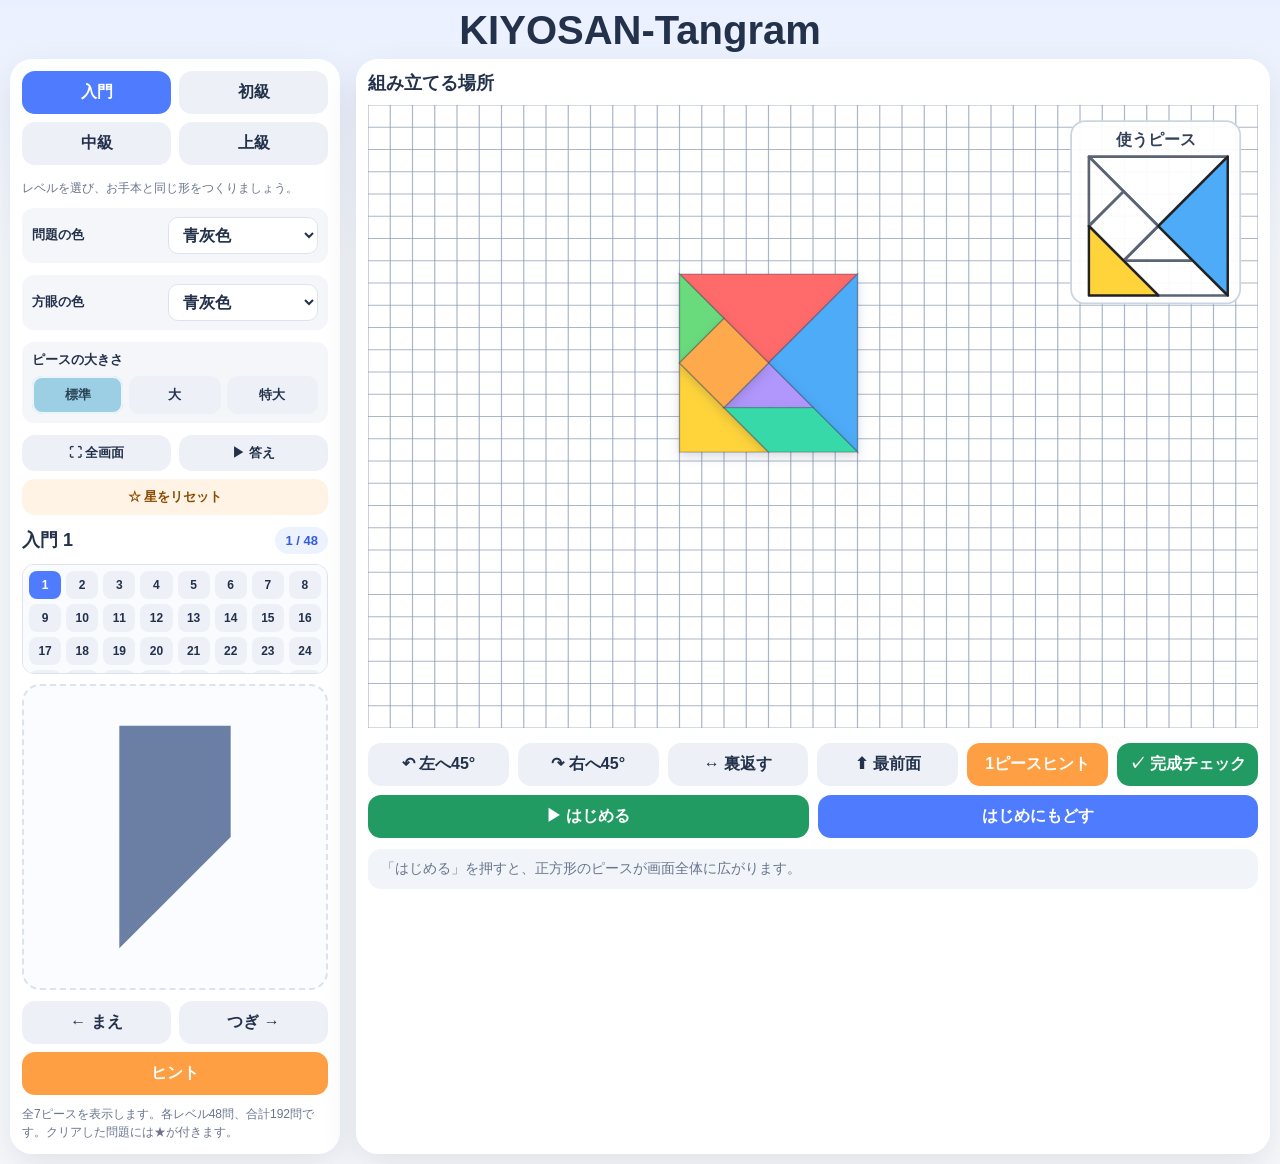
<file: index..html>
<!DOCTYPE html>
<html lang="ja">
<head>
<meta charset="UTF-8">
<meta name="viewport" content="width=device-width,initial-scale=1.0,maximum-scale=1.0,user-scalable=no">

<meta name="theme-color" content="#24324a">
<meta name="application-name" content="KIYOSAN-Tangram">
<meta name="apple-mobile-web-app-capable" content="yes">
<meta name="apple-mobile-web-app-status-bar-style" content="black-translucent">
<meta name="apple-mobile-web-app-title" content="KIYOSAN-Tangram">
<link rel="manifest" href="./manifest.webmanifest">
<link rel="apple-touch-icon" href="./icons/apple-touch-icon.png">

<title>KIYOSAN-Tangram ピースサイズ3段階版</title>
<style>
:root{--ink:#23314b;--sub:#68758c;--line:#dce3ee;--blue:#4f7cff;--orange:#ff9f43;--green:#229b63;--bg:#f4f7fb}
*{box-sizing:border-box}
body{margin:0;min-height:100vh;font-family:-apple-system,BlinkMacSystemFont,"Hiragino Sans","Yu Gothic",sans-serif;color:var(--ink);background:linear-gradient(180deg,#eaf0ff,#f7f9fc 260px)}
header{text-align:center;padding:8px 12px 2px}
h1{margin:0;font-size:clamp(26px,4vw,40px)}
header p{margin:7px 0 0;color:var(--sub)}
.app{width:min(1280px,calc(100% - 20px));margin:4px auto 10px;display:grid;grid-template-columns:330px 1fr;gap:16px}
.card{background:rgba(255,255,255,.97);border-radius:22px;box-shadow:0 14px 36px rgba(35,49,75,.11);padding:12px}
.levels{display:grid;grid-template-columns:1fr 1fr;gap:8px;margin-bottom:14px}
button,select{font:inherit}
button{border:0;border-radius:13px;padding:11px 12px;font-weight:700;color:var(--ink);background:#edf1f7;cursor:pointer}
button:active{transform:scale(.98)}
.level.active{background:var(--blue);color:#fff}
.top{display:flex;align-items:center;justify-content:space-between;gap:10px;margin-bottom:10px}
h2{margin:0;font-size:18px}
.badge{font-size:13px;font-weight:700;color:#315fdd;background:#edf2ff;border-radius:999px;padding:6px 10px}
.target{aspect-ratio:1/1;border:2px dashed var(--line);border-radius:18px;overflow:hidden;background:#fbfcff}
svg{width:100%;height:100%;touch-action:none}
.silhouette{fill:var(--silhouette-fill,#6B7FA5);stroke:none}
.target-line{fill:var(--silhouette-fill,#6B7FA5);stroke:none}
.hint-piece{fill:#7585a2;fill-opacity:.15;stroke:#7585a2;stroke-width:1.5;stroke-dasharray:6 5}
.grid-line{stroke:var(--grid-color,#8F9EB7);stroke-width:1.2;vector-effect:non-scaling-stroke;opacity:.75}
.guide-bg{fill:#fff;fill-opacity:.94;stroke:#cbd5e1;stroke-width:2}
.guide-used{stroke:#222;stroke-width:3.5;stroke-linejoin:round}
.guide-unused{fill:none;stroke:#5b6475;stroke-width:3.8;stroke-linejoin:round}
.guide-label{font-size:18px;font-weight:700;fill:#34415a;text-anchor:middle}
.piece{stroke:rgba(35,49,75,.3);stroke-width:1.6;cursor:grab;filter:drop-shadow(0 5px 6px rgba(35,49,75,.18))}
.not-started .piece{cursor:default}
.start-ready{animation:startPulse 1.3s ease-in-out infinite}
@keyframes startPulse{0%,100%{transform:scale(1)}50%{transform:scale(1.03)}}

.piece:active{cursor:grabbing}.selected{stroke:#111827;stroke-width:3}
.row{display:flex;gap:8px;flex-wrap:wrap;margin-top:11px}
.row button{flex:1 1 100px}
.orange{background:var(--orange);color:#fff}.primary{background:var(--blue);color:#fff}.green{background:var(--green);color:#fff}
.help{font-size:12px;color:var(--sub);line-height:1.55;margin:10px 0 0}
.silhouette-setting{
  display:flex;align-items:center;justify-content:space-between;gap:10px;
  margin:0 0 12px;padding:9px 10px;border-radius:12px;background:#f4f6fa;
}
.silhouette-setting label{font-size:13px;font-weight:700;color:var(--ink)}
.silhouette-setting select{
  flex:1;max-width:150px;border:1px solid var(--line);border-radius:10px;
  padding:8px 10px;background:#fff;color:var(--ink);font-weight:700;
}
.utility-buttons{
  display:grid;grid-template-columns:1fr 1fr;gap:8px;margin:0 0 12px
}
.utility-buttons button{padding:9px 8px;font-size:13px}
.utility-buttons #clearStarsBtn{grid-column:1/-1;background:#fff3e5;color:#8a4b00}










.problem-grid{
  display:grid;grid-template-columns:repeat(8,1fr);gap:5px;
  max-height:110px;overflow:auto;margin:0 0 10px;padding:6px;
  border:1px solid var(--line);border-radius:12px;background:#fafbfe
}
.problem-btn{
  position:relative;min-width:0;padding:7px 2px;border-radius:8px;
  font-size:12px;background:#edf1f7
}
.problem-btn.active{background:var(--blue);color:#fff}
.problem-btn.cleared::after{
  content:"★";position:absolute;right:1px;top:-5px;color:#f3b400;
  font-size:13px;text-shadow:0 1px 1px #fff
}
.problem-btn.active.cleared::after{color:#ffe36e;text-shadow:none}

50%{transform:scale(1.06)}}

.boardWrap{
  aspect-ratio:10/7;min-height:500px;border:1px solid var(--line);
  border-radius:18px;overflow:hidden;background:#fff;
}
.toolbar{display:flex;flex-wrap:wrap;gap:9px;margin-top:11px}.toolbar button{flex:1 1 135px}
.status{margin-top:11px;padding:11px 13px;border-radius:13px;background:#f1f4f8;color:var(--sub);font-size:14px}
.status.ok{background:#e8f8ef;color:#157347;font-weight:700}.status.warn{background:#fff3e5;color:#9b5a00;font-weight:700}
.legend{font-size:12px;color:var(--sub);margin-top:8px}
@media(max-width:860px){.app{grid-template-columns:1fr}.side{display:grid;grid-template-columns:minmax(200px,290px) 1fr;gap:14px;align-items:start}.levels,.side>.top{grid-column:1/-1}.row{margin-top:0}}
@media(max-width:590px){.side{display:block}.row{margin-top:11px}.boardWrap{aspect-ratio:1/1.18;min-height:430px}}

.piece-size-panel{margin:0 0 12px;padding:9px 10px;border-radius:12px;background:#f4f6fa}
.piece-size-panel>span{display:block;margin-bottom:7px;font-size:13px;font-weight:700;color:var(--ink)}
.piece-size-buttons{display:grid;grid-template-columns:repeat(3,1fr);gap:6px}
.size-choice{min-height:38px;padding:7px 3px;font-size:13px;border-radius:10px}
.size-choice.selected{background:#9dcfe4!important;color:#274354!important;box-shadow:inset 0 0 0 2px rgba(255,255,255,.8)}

</style>
</head>
<body>
<header><h1>KIYOSAN-Tangram</h1></header>
<main class="app">
<section class="card side">
  <div class="levels" id="levels"></div>
  
  <p class="help" style="margin-top:0;margin-bottom:10px;">レベルを選び、お手本と同じ形をつくりましょう。</p>
  <div class="silhouette-setting">
    <label for="silhouetteColor">問題の色</label>
    <select id="silhouetteColor">
      <option value="bluegray">青灰色</option>
      <option value="cream">クリーム</option>
      <option value="beige">ベージュ</option>
    </select>
  </div>
  <div class="silhouette-setting">
    <label for="gridColor">方眼の色</label>
    <select id="gridColor">
      <option value="bluegray">青灰色</option>
      <option value="green">緑</option>
      <option value="beige">ベージュ</option>
    </select>
  </div>
  <div class="piece-size-panel">
    <span>ピースの大きさ</span>
    <div class="piece-size-buttons">
      <button type="button" data-piece-size="1" class="size-choice">標準</button>
      <button type="button" data-piece-size="1.3" class="size-choice">大</button>
      <button type="button" data-piece-size="1.5" class="size-choice">特大</button>
    </div>
  </div>
  <div class="utility-buttons">
    <button id="fullscreenBtn">⛶ 全画面</button>
    <button id="teacherBtn">▶ 答え</button>
    <button id="clearStarsBtn">☆ 星をリセット</button>
  </div>
  <div class="top"><h2 id="title">入門 1</h2><span class="badge" id="count">1 / 48</span></div>
  <div id="problemGrid" class="problem-grid"></div>
  <div class="target"><svg viewBox="0 0 320 320"><g id="targetLayer"></g></svg></div>
  <div class="row">
    <button id="prev">← まえ</button><button id="next">つぎ →</button>
    <button id="hint" class="orange">ヒント</button>
  </div>
  <p class="help">全7ピースを表示します。各レベル48問、合計192問です。クリアした問題には★が付きます。</p>
</section>
<section class="card">
  <div class="top"><h2>組み立てる場所</h2><span class="legend"></span></div>
  <div class="boardWrap">
    <svg id="board" viewBox="0 0 1000 700">
      <g id="gridLayer"></g>
      <g id="hintLayer"></g>
      <g id="guideLayer"></g>
      <g id="pieceLayer"></g>
    </svg>
  </div>
  <div class="toolbar">
    <button id="left">↶ 左へ45°</button><button id="right">↷ 右へ45°</button>
    <button id="flip">↔ 裏返す</button><button id="front">⬆ 最前面</button>
    <button id="oneHint" class="orange">1ピースヒント</button>
    <button id="check" class="green">✓ 完成チェック</button>
    <button id="startBtn" class="green">▶ はじめる</button>
    <button id="reset" class="primary">はじめにもどす</button>
  </div>
  <div id="status" class="status">頂点のすぐ近くをつかむと回転し、それ以外の場所をつかむと移動します。</div>
</section>
</main>
<script>
const PROBLEMS=[{"level":"入門","name":"入門 1","used":["M","L2"],"poses":{"M":{"x":100.0,"y":200.0,"r":180,"f":1},"L2":{"x":200.0,"y":0.0,"r":0,"f":-1}},"bounds":[100.0,200.0],"silhouette":"M 100.000 0.000 L 0.000 0.000 L -0.000 0.000 L 0.000 0.000 L 0.000 200.000 L 100.000 100.000 L 100.000 100.000 Z"},{"level":"入門","name":"入門 2","used":["S1","M"],"poses":{"S1":{"x":100.0,"y":100.0,"r":90,"f":1},"M":{"x":0.0,"y":-100.0,"r":0,"f":1}},"bounds":[100.0,150.0],"silhouette":"M 0.000 100.000 L 50.000 150.000 L 100.000 100.000 L 0.000 0.000 Z"},{"level":"入門","name":"入門 3","used":["P","S2","M"],"poses":{"P":{"x":250.0,"y":300.0,"r":180,"f":1},"S2":{"x":150.0,"y":0.0,"r":0,"f":-1},"M":{"x":150.0,"y":-100.0,"r":0,"f":-1}},"bounds":[200.0,150.0],"silhouette":"M 150.000 100.000 L 150.000 0.000 L 50.000 100.000 L 50.000 100.000 L 50.000 100.000 L 0.000 150.000 L 100.000 150.000 L 100.000 150.000 L 200.000 150.000 L 150.000 100.000 Z"},{"level":"入門","name":"入門 4","used":["S1","SQ","P"],"poses":{"S1":{"x":0.0,"y":50.0,"r":0,"f":1},"SQ":{"x":-50.0,"y":0.0,"r":270,"f":-1},"P":{"x":0.0,"y":250.0,"r":180,"f":-1}},"bounds":[200.0,150.0],"silhouette":"M 50.000 100.000 L 50.000 100.000 L 0.000 50.000 L 0.000 150.000 L 50.000 100.000 L 150.000 100.000 L 200.000 50.000 L 100.000 50.000 L 100.000 50.000 L 50.000 -0.000 L 0.000 50.000 Z"},{"level":"入門","name":"入門 5","used":["SQ","S1","P"],"poses":{"SQ":{"x":100.0,"y":150.0,"r":180,"f":1},"S1":{"x":150.0,"y":100.0,"r":90,"f":-1},"P":{"x":0.0,"y":-150.0,"r":0,"f":1}},"bounds":[200.0,100.0],"silhouette":"M 50.000 100.000 L 150.000 100.000 L 100.000 50.000 Z M 100.000 50.000 L 200.000 50.000 L 150.000 0.000 L 50.000 0.000 Z M 50.000 0.000 L -0.000 50.000 L 50.000 100.000 L 100.000 50.000 Z"},{"level":"入門","name":"入門 6","used":["L2","M","S1"],"poses":{"L2":{"x":-50.0,"y":0.0,"r":0,"f":1},"M":{"x":250.0,"y":200.0,"r":90,"f":-1},"S1":{"x":50.0,"y":100.0,"r":0,"f":-1}},"bounds":[150.0,200.0],"silhouette":"M 0.000 150.000 L 50.000 200.000 L 150.000 200.000 L 50.000 100.000 L 50.000 100.000 Z M 50.000 100.000 L 150.000 200.000 L 150.000 0.000 Z"},{"level":"入門","name":"入門 7","used":["M","L2"],"poses":{"M":{"x":70.710678,"y":212.132034,"r":225,"f":1},"L2":{"x":282.842712,"y":141.421356,"r":45,"f":-1}},"bounds":[212.132035,141.421356],"silhouette":"M 212.132 70.711 L 141.421 -0.000 L 141.421 141.421 Z M -0.000 141.421 L 141.421 141.421 L 141.421 -0.000 Z"},{"level":"入門","name":"入門 8","used":["S1","M"],"poses":{"S1":{"x":70.710678,"y":141.421356,"r":135,"f":1},"M":{"x":141.421356,"y":-70.710678,"r":45,"f":1}},"bounds":[70.710678,141.421356],"silhouette":"M 0.000 70.711 L -0.000 70.711 L -0.000 70.711 L -0.000 70.711 L -0.000 70.711 L -0.000 141.421 L 70.711 141.421 L 70.711 141.421 L 70.711 141.421 L 70.711 141.421 L 70.711 141.421 L 70.711 0.000 Z"},{"level":"入門","name":"入門 9","used":["P","S2","M"],"poses":{"P":{"x":70.710678,"y":282.842713,"r":225,"f":1},"S2":{"x":212.132034,"y":-0.0,"r":45,"f":-1},"M":{"x":282.842712,"y":-70.710678,"r":45,"f":-1}},"bounds":[212.132034,141.421357],"silhouette":"M 70.711 0.000 L -0.000 0.000 L 70.711 70.711 L 70.711 0.000 L 141.421 70.711 L 212.132 0.000 L 70.711 0.000 Z M 70.711 0.000 L 70.711 70.711 L 141.421 141.421 L 141.421 70.711 Z"},{"level":"入門","name":"入門 10","used":["S1","SQ","P"],"poses":{"S1":{"x":70.710678,"y":0.0,"r":45,"f":1},"SQ":{"x":70.710678,"y":-70.710678,"r":315,"f":-1},"P":{"x":-70.710678,"y":141.421356,"r":225,"f":-1}},"bounds":[212.132035,141.421356],"silhouette":"M 70.711 70.711 L 141.421 141.421 L 212.132 141.421 L 141.421 70.711 L 141.421 70.711 L 141.421 0.000 L 70.711 0.000 L 70.711 70.711 Z M -0.000 70.711 L 70.711 70.711 L 70.711 0.000 Z"},{"level":"入門","name":"入門 11","used":["SQ","S1","P"],"poses":{"SQ":{"x":0.0,"y":141.421356,"r":225,"f":1},"S1":{"x":70.710678,"y":141.421356,"r":135,"f":-1},"P":{"x":141.421356,"y":-141.421356,"r":45,"f":1}},"bounds":[141.421356,141.421357],"silhouette":"M 70.711 -0.000 L -0.000 -0.000 L -0.000 70.711 L 70.711 70.711 L 70.711 70.711 L -0.000 70.711 L 70.711 141.421 L 70.711 70.711 L 141.421 141.421 L 141.421 70.711 L 70.711 0.000 Z"},{"level":"入門","name":"入門 12","used":["L2","M","S1"],"poses":{"L2":{"x":70.710678,"y":-141.421356,"r":45,"f":1},"M":{"x":141.421356,"y":212.132035,"r":135,"f":-1},"S1":{"x":70.710678,"y":0.0,"r":45,"f":-1}},"bounds":[212.132034,141.421357],"silhouette":"M 70.711 141.421 L 212.132 0.000 L 70.711 0.000 Z M -0.000 0.000 L -0.000 70.711 L 70.711 0.000 Z M -0.000 70.711 L 70.711 141.421 L 70.711 0.000 Z"},{"level":"入門","name":"入門 13","used":["M","L2"],"poses":{"M":{"x":0.0,"y":100.0,"r":270,"f":1},"L2":{"x":200.0,"y":200.0,"r":90,"f":-1}},"bounds":[200.0,100.0],"silhouette":"M 200.000 100.000 L 200.000 0.000 L 200.000 0.000 L 200.000 0.000 L 200.000 -0.000 L 200.000 0.000 L 0.000 0.000 L 100.000 100.000 L 100.000 100.000 Z"},{"level":"入門","name":"入門 14","used":["S1","M"],"poses":{"S1":{"x":50.0,"y":100.0,"r":180,"f":1},"M":{"x":250.0,"y":-0.0,"r":90,"f":1}},"bounds":[150.0,100.0],"silhouette":"M 50.000 0.000 L -0.000 50.000 L 50.000 100.000 Z M 50.000 100.000 L 50.000 100.000 L 150.000 0.000 L 50.000 0.000 Z"},{"level":"入門","name":"入門 15","used":["P","S2","M"],"poses":{"P":{"x":-150.0,"y":250.0,"r":270,"f":1},"S2":{"x":150.0,"y":150.0,"r":90,"f":-1},"M":{"x":250.0,"y":150.0,"r":90,"f":-1}},"bounds":[150.0,200.0],"silhouette":"M 50.000 150.000 L 150.000 150.000 L 50.000 50.000 Z M 50.000 50.000 L 50.000 50.000 L 50.000 50.000 L 50.000 50.000 L 0.000 0.000 L 0.000 100.000 L -0.000 100.000 L 0.000 200.000 L 50.000 150.000 L 50.000 50.000 Z"},{"level":"入門","name":"入門 16","used":["S1","SQ","P"],"poses":{"S1":{"x":100.0,"y":0.0,"r":90,"f":1},"SQ":{"x":150.0,"y":-50.0,"r":0,"f":-1},"P":{"x":-100.0,"y":0.0,"r":270,"f":-1}},"bounds":[150.0,200.0],"silhouette":"M 0.000 0.000 L 50.000 50.000 L 50.000 50.000 L 50.000 150.000 L 100.000 200.000 L 100.000 100.000 L 150.000 50.000 L 100.000 0.000 Z"},{"level":"入門","name":"入門 17","used":["SQ","S1","P"],"poses":{"SQ":{"x":-50.0,"y":100.0,"r":270,"f":1},"S1":{"x":0.0,"y":150.0,"r":180,"f":-1},"P":{"x":250.0,"y":0.0,"r":90,"f":1}},"bounds":[100.0,200.0],"silhouette":"M 50.000 100.000 L 100.000 50.000 L 50.000 -0.000 L -0.000 50.000 Z M 50.000 200.000 L 100.000 150.000 L 100.000 50.000 L 50.000 100.000 Z M -0.000 50.000 L 0.000 150.000 L 50.000 100.000 Z"},{"level":"入門","name":"入門 18","used":["L2","M","S1"],"poses":{"L2":{"x":200.0,"y":-50.0,"r":90,"f":1},"M":{"x":0.0,"y":250.0,"r":180,"f":-1},"S1":{"x":100.0,"y":50.0,"r":90,"f":-1}},"bounds":[200.0,150.0],"silhouette":"M 0.000 150.000 L 200.000 150.000 L 100.000 50.000 Z M 100.000 50.000 L 50.000 0.000 L 0.000 50.000 L -0.000 50.000 L -0.000 150.000 L 100.000 50.000 Z"},{"level":"入門","name":"入門 19","used":["M","L2"],"poses":{"M":{"x":-70.710678,"y":70.710678,"r":315,"f":1},"L2":{"x":0.0,"y":282.842712,"r":135,"f":-1}},"bounds":[141.421356,212.132035],"silhouette":"M 70.711 212.132 L 141.421 141.421 L 0.000 141.421 Z M -0.000 -0.000 L -0.000 141.421 L 141.421 141.421 Z"},{"level":"入門","name":"入門 20","used":["S1","M"],"poses":{"S1":{"x":0.0,"y":70.710678,"r":225,"f":1},"M":{"x":212.132034,"y":141.421356,"r":135,"f":1}},"bounds":[141.421356,70.710678],"silhouette":"M 70.711 0.000 L 70.711 -0.000 L 70.711 -0.000 L 70.711 -0.000 L 70.711 -0.000 L -0.000 -0.000 L -0.000 70.711 L -0.000 70.711 L -0.000 70.711 L 0.000 70.711 L 0.000 70.711 L 141.421 70.711 Z"},{"level":"入門","name":"入門 21","used":["P","S2","M"],"poses":{"P":{"x":-141.421356,"y":70.710678,"r":315,"f":1},"S2":{"x":141.421357,"y":212.132034,"r":135,"f":-1},"M":{"x":212.132035,"y":282.842712,"r":135,"f":-1}},"bounds":[141.421357,212.132034],"silhouette":"M 141.421 70.711 L 141.421 -0.000 L 70.711 70.711 L 141.421 70.711 L 70.711 141.421 L 141.421 212.132 L 141.421 70.711 Z M 141.421 70.711 L 70.711 70.711 L 0.000 141.421 L 70.711 141.421 Z"},{"level":"入門","name":"入門 22","used":["S1","SQ","P"],"poses":{"S1":{"x":141.421356,"y":70.710678,"r":135,"f":1},"SQ":{"x":212.132034,"y":70.710678,"r":45,"f":-1},"P":{"x":-0.0,"y":-70.710678,"r":315,"f":-1}},"bounds":[141.421356,212.132035],"silhouette":"M 70.711 70.711 L 0.000 141.421 L 0.000 212.132 L 70.711 141.421 L 70.711 141.421 L 141.421 141.421 L 141.421 70.711 L 70.711 70.711 Z M 141.421 70.711 L 141.421 70.711 L 70.711 -0.000 L 70.711 70.711 Z"},{"level":"入門","name":"入門 23","used":["SQ","S1","P"],"poses":{"SQ":{"x":0.0,"y":0.0,"r":315,"f":1},"S1":{"x":0.0,"y":70.710678,"r":225,"f":-1},"P":{"x":282.842712,"y":141.421356,"r":135,"f":1}},"bounds":[141.421357,141.421356],"silhouette":"M 70.711 -0.000 L 0.000 70.711 L 70.711 70.711 L -0.000 141.421 L 70.711 141.421 L 141.421 70.711 L 141.421 70.711 L 141.421 -0.000 L 70.711 -0.000 L 70.711 70.711 L 70.711 70.711 Z"},{"level":"入門","name":"入門 24","used":["L2","M","S1"],"poses":{"L2":{"x":282.842713,"y":70.710678,"r":135,"f":1},"M":{"x":-70.710678,"y":141.421356,"r":225,"f":-1},"S1":{"x":141.421357,"y":70.710678,"r":135,"f":-1}},"bounds":[141.421357,212.132034],"silhouette":"M 70.711 -0.000 L 141.421 70.711 L 141.421 -0.000 Z M 0.000 70.711 L 141.421 212.132 L 141.421 70.711 Z M 141.421 70.711 L 70.711 -0.000 L 0.000 70.711 Z"},{"level":"入門","name":"入門 25","used":["M","L2"],"poses":{"M":{"x":300.0,"y":400.0,"r":0,"f":-1},"L2":{"x":200.0,"y":200.0,"r":180,"f":1}},"bounds":[300.0,600.0],"silhouette":"M 200.000 600.000 L 300.000 600.000 L 300.000 500.000 Z M 100.000 100.000 L -0.000 0.000 L 0.000 200.000 Z"},{"level":"入門","name":"入門 26","used":["S1","M"],"poses":{"S1":{"x":100.0,"y":400.0,"r":90,"f":-1},"M":{"x":200.0,"y":200.0,"r":180,"f":-1}},"bounds":[300.0,400.0],"silhouette":"M 300.000 0.000 L 200.000 0.000 L 200.000 100.000 Z M 50.000 350.000 L 0.000 400.000 L 100.000 400.000 Z"},{"level":"入門","name":"入門 27","used":["P","S2","M"],"poses":{"P":{"x":200.0,"y":600.0,"r":0,"f":-1},"S2":{"x":300.0,"y":300.0,"r":180,"f":1},"M":{"x":300.0,"y":200.0,"r":180,"f":1}},"bounds":[300.0,800.0],"silhouette":"M 300.000 0.000 L 200.000 0.000 L 300.000 100.000 Z M 150.000 150.000 L 200.000 200.000 L 250.000 150.000 Z M 0.000 800.000 L 100.000 800.000 L 150.000 750.000 L 50.000 750.000 Z"},{"level":"入門","name":"入門 28","used":["S1","SQ","P"],"poses":{"S1":{"x":0.0,"y":150.0,"r":180,"f":-1},"SQ":{"x":50.0,"y":100.0,"r":270,"f":1},"P":{"x":0.0,"y":350.0,"r":0,"f":1}},"bounds":[200.0,550.0],"silhouette":"M 150.000 100.000 L 200.000 50.000 L 150.000 -0.000 L 100.000 50.000 Z M 200.000 550.000 L 150.000 500.000 L 50.000 500.000 L 100.000 550.000 Z M -0.000 50.000 L 0.000 150.000 L 50.000 100.000 Z"},{"level":"入門","name":"入門 29","used":["SQ","S1","P"],"poses":{"SQ":{"x":150.0,"y":500.0,"r":0,"f":-1},"S1":{"x":100.0,"y":450.0,"r":90,"f":1},"P":{"x":250.0,"y":200.0,"r":180,"f":-1}},"bounds":[450.0,650.0],"silhouette":"M 400.000 50.000 L 450.000 -0.000 L 350.000 0.000 L 300.000 50.000 Z M 100.000 650.000 L 150.000 600.000 L 100.000 550.000 L 50.000 600.000 Z M 50.000 500.000 L 100.000 450.000 L 0.000 450.000 Z"},{"level":"入門","name":"入門 30","used":["L2","M","S1"],"poses":{"L2":{"x":500.0,"y":200.0,"r":180,"f":-1},"M":{"x":200.0,"y":400.0,"r":90,"f":1},"S1":{"x":400.0,"y":300.0,"r":180,"f":1}},"bounds":[700.0,500.0],"silhouette":"M 700.000 -0.000 L 600.000 100.000 L 700.000 200.000 Z M 350.000 250.000 L 400.000 300.000 L 400.000 200.000 Z M 0.000 500.000 L 100.000 400.000 L 0.000 400.000 Z"},{"level":"入門","name":"入門 31","used":["M","L2"],"poses":{"M":{"x":212.132034,"y":494.974746,"r":45,"f":-1},"L2":{"x":282.842712,"y":282.842712,"r":225,"f":1}},"bounds":[282.842712,636.396103],"silhouette":"M 282.843 141.421 L 282.843 -0.000 L 141.421 141.421 Z M -0.000 565.685 L 70.711 636.396 L 141.421 565.685 Z"},{"level":"入門","name":"入門 32","used":["S1","M"],"poses":{"S1":{"x":70.710678,"y":212.132034,"r":135,"f":-1},"M":{"x":282.842712,"y":141.421356,"r":225,"f":-1}},"bounds":[494.974746,212.132034],"silhouette":"M 494.975 70.711 L 424.264 -0.000 L 353.553 70.711 Z M 70.711 141.421 L -0.000 141.421 L 70.711 212.132 Z"},{"level":"入門","name":"入門 33","used":["P","S2","M"],"poses":{"P":{"x":282.842712,"y":424.264068,"r":45,"f":-1},"S2":{"x":565.685425,"y":282.842712,"r":225,"f":1},"M":{"x":636.396103,"y":212.132034,"r":225,"f":1}},"bounds":[777.81746,494.974746],"silhouette":"M 777.817 70.711 L 707.107 -0.000 L 707.107 141.421 Z M 565.685 70.711 L 565.685 141.421 L 636.396 141.421 Z M -0.000 424.264 L 70.711 494.975 L 141.421 494.975 L 70.711 424.264 Z"},{"level":"入門","name":"入門 34","used":["S1","SQ","P"],"poses":{"S1":{"x":212.132034,"y":70.710678,"r":225,"f":-1},"SQ":{"x":282.842712,"y":70.710678,"r":315,"f":1},"P":{"x":70.710678,"y":212.132034,"r":45,"f":1}},"bounds":[424.264068,494.974747],"silhouette":"M 424.264 141.421 L 424.264 70.711 L 353.553 70.711 L 353.553 141.421 Z M 282.843 70.711 L 282.843 -0.000 L 212.132 70.711 Z M 70.711 494.975 L 70.711 424.264 L -0.000 353.553 L -0.000 424.264 Z"},{"level":"入門","name":"入門 35","used":["SQ","S1","P"],"poses":{"SQ":{"x":141.421356,"y":212.132034,"r":45,"f":-1},"S1":{"x":141.421356,"y":141.421356,"r":135,"f":1},"P":{"x":424.264068,"y":70.710678,"r":225,"f":-1}},"bounds":[707.106781,282.842712],"silhouette":"M 636.396 70.711 L 707.107 70.711 L 636.396 -0.000 L 565.685 -0.000 Z M 70.711 141.421 L 141.421 141.421 L 70.711 70.711 Z M -0.000 282.843 L 70.711 282.843 L 70.711 212.132 L -0.000 212.132 Z"},{"level":"入門","name":"入門 36","used":["L2","M","S1"],"poses":{"L2":{"x":565.685425,"y":212.132034,"r":225,"f":-1},"M":{"x":212.132034,"y":141.421356,"r":135,"f":1},"S1":{"x":424.264069,"y":212.132034,"r":225,"f":1}},"bounds":[848.528138,353.55339],"silhouette":"M 707.107 212.132 L 707.107 353.553 L 848.528 212.132 Z M 424.264 141.421 L 424.264 212.132 L 494.975 141.421 Z M 70.711 -0.000 L -0.000 70.711 L 141.421 70.711 Z"},{"level":"入門","name":"入門 37","used":["M","L2"],"poses":{"M":{"x":200.0,"y":300.0,"r":90,"f":-1},"L2":{"x":400.0,"y":200.0,"r":270,"f":1}},"bounds":[600.0,300.0],"silhouette":"M 500.000 100.000 L 600.000 -0.000 L 400.000 0.000 Z M 0.000 200.000 L 0.000 300.000 L 100.000 300.000 Z"},{"level":"入門","name":"入門 38","used":["S1","M"],"poses":{"S1":{"x":0.0,"y":100.0,"r":180,"f":-1},"M":{"x":200.0,"y":200.0,"r":270,"f":-1}},"bounds":[400.0,300.0],"silhouette":"M 400.000 300.000 L 400.000 200.000 L 300.000 200.000 Z M 50.000 50.000 L -0.000 0.000 L 0.000 100.000 Z"},{"level":"入門","name":"入門 39","used":["P","S2","M"],"poses":{"P":{"x":200.0,"y":200.0,"r":90,"f":-1},"S2":{"x":500.0,"y":300.0,"r":270,"f":1},"M":{"x":600.0,"y":300.0,"r":270,"f":1}},"bounds":[800.0,300.0],"silhouette":"M 800.000 200.000 L 700.000 300.000 L 800.000 300.000 Z M 650.000 150.000 L 600.000 200.000 L 650.000 250.000 Z M 50.000 50.000 L 0.000 0.000 L 0.000 100.000 L 50.000 150.000 Z"},{"level":"入門","name":"入門 40","used":["S1","SQ","P"],"poses":{"S1":{"x":400.0,"y":0.0,"r":270,"f":-1},"SQ":{"x":450.0,"y":50.0,"r":0,"f":1},"P":{"x":200.0,"y":0.0,"r":90,"f":1}},"bounds":[550.0,200.0],"silhouette":"M 500.000 200.000 L 550.000 150.000 L 500.000 100.000 L 450.000 150.000 Z M 450.000 50.000 L 500.000 -0.000 L 400.000 0.000 Z M 0.000 200.000 L 50.000 150.000 L 50.000 50.000 L 0.000 100.000 Z"},{"level":"入門","name":"入門 41","used":["SQ","S1","P"],"poses":{"SQ":{"x":150.0,"y":150.0,"r":90,"f":-1},"S1":{"x":200.0,"y":100.0,"r":180,"f":1},"P":{"x":450.0,"y":250.0,"r":270,"f":-1}},"bounds":[650.0,450.0],"silhouette":"M 650.000 450.000 L 650.000 350.000 L 600.000 300.000 L 600.000 400.000 Z M 200.000 0.000 L 150.000 50.000 L 200.000 100.000 Z M 0.000 100.000 L 50.000 150.000 L 100.000 100.000 L 50.000 50.000 Z"},{"level":"入門","name":"入門 42","used":["L2","M","S1"],"poses":{"L2":{"x":300.0,"y":500.0,"r":270,"f":-1},"M":{"x":100.0,"y":200.0,"r":180,"f":1},"S1":{"x":200.0,"y":400.0,"r":270,"f":1}},"bounds":[500.0,700.0],"silhouette":"M 400.000 600.000 L 300.000 700.000 L 500.000 700.000 Z M 250.000 350.000 L 200.000 400.000 L 300.000 400.000 Z M 100.000 0.000 L -0.000 0.000 L 100.000 100.000 Z"},{"level":"入門","name":"入門 43","used":["M","L2"],"poses":{"M":{"x":141.421356,"y":212.132034,"r":135,"f":-1},"L2":{"x":353.55339,"y":282.842712,"r":315,"f":1}},"bounds":[636.396103,282.842712],"silhouette":"M 494.975 282.843 L 636.396 282.843 L 494.975 141.421 Z M 70.711 -0.000 L -0.000 70.711 L 70.711 141.421 Z"},{"level":"入門","name":"入門 44","used":["S1","M"],"poses":{"S1":{"x":-0.0,"y":70.710678,"r":225,"f":-1},"M":{"x":70.710678,"y":282.842712,"r":315,"f":-1}},"bounds":[212.132034,494.974746],"silhouette":"M 141.421 494.975 L 212.132 424.264 L 141.421 353.553 Z M 70.711 70.711 L 70.711 -0.000 L 0.000 70.711 Z"},{"level":"入門","name":"入門 45","used":["P","S2","M"],"poses":{"P":{"x":70.710678,"y":282.842712,"r":135,"f":-1},"S2":{"x":212.132034,"y":565.685425,"r":315,"f":1},"M":{"x":282.842712,"y":636.396103,"r":315,"f":1}},"bounds":[494.974746,777.81746],"silhouette":"M 494.975 707.107 L 353.553 707.107 L 424.264 777.817 Z M 424.264 565.685 L 353.553 565.685 L 353.553 636.396 Z M 70.711 70.711 L 70.711 -0.000 L -0.000 70.711 L -0.000 141.421 Z"},{"level":"入門","name":"入門 46","used":["S1","SQ","P"],"poses":{"S1":{"x":424.264068,"y":212.132034,"r":315,"f":-1},"SQ":{"x":424.264068,"y":282.842712,"r":45,"f":1},"P":{"x":282.842712,"y":70.710678,"r":135,"f":1}},"bounds":[494.974747,424.264068],"silhouette":"M 494.975 282.843 L 424.264 212.132 L 424.264 282.843 Z M 353.553 424.264 L 424.264 424.264 L 424.264 353.553 L 353.553 353.553 Z M 70.711 -0.000 L -0.000 70.711 L 70.711 70.711 L 141.421 -0.000 Z"},{"level":"入門","name":"入門 47","used":["SQ","S1","P"],"poses":{"SQ":{"x":70.710678,"y":141.421356,"r":135,"f":-1},"S1":{"x":141.421356,"y":141.421356,"r":225,"f":1},"P":{"x":212.132034,"y":424.264068,"r":315,"f":-1}},"bounds":[282.842712,707.106781],"silhouette":"M 212.132 707.107 L 282.843 636.396 L 282.843 565.685 L 212.132 636.396 Z M 141.421 70.711 L 141.421 141.421 L 212.132 70.711 Z M 70.711 -0.000 L -0.000 -0.000 L -0.000 70.711 L 70.711 70.711 Z"},{"level":"入門","name":"入門 48","used":["L2","M","S1"],"poses":{"L2":{"x":141.421356,"y":565.685425,"r":315,"f":-1},"M":{"x":212.132034,"y":212.132034,"r":225,"f":1},"S1":{"x":141.421356,"y":424.264069,"r":315,"f":1}},"bounds":[353.55339,848.528138],"silhouette":"M 353.553 70.711 L 282.843 -0.000 L 282.843 141.421 Z M 212.132 424.264 L 141.421 424.264 L 212.132 494.975 Z M 141.421 707.107 L -0.000 707.107 L 141.421 848.528 Z"},{"level":"初級","name":"初級 1","used":["S1","M","SQ"],"poses":{"S1":{"x":150.0,"y":100.0,"r":90,"f":1},"M":{"x":-50.0,"y":100.0,"r":270,"f":1},"SQ":{"x":-50.0,"y":100.0,"r":270,"f":-1}},"bounds":[150.0,200.0],"silhouette":"M 50.000 100.000 L 0.000 150.000 L 50.000 200.000 L 100.000 150.000 L 100.000 150.000 L 150.000 100.000 L 50.000 100.000 Z M 50.000 100.000 L 150.000 100.000 L 150.000 -0.000 Z"},{"level":"初級","name":"初級 2","used":["P","M","S1","L1"],"poses":{"P":{"x":-50.0,"y":0.0,"r":270,"f":-1},"M":{"x":100.0,"y":250.0,"r":180,"f":1},"S1":{"x":150.0,"y":100.0,"r":180,"f":1},"L1":{"x":0.0,"y":50.0,"r":270,"f":-1}},"bounds":[150.0,250.0],"silhouette":"M 100.000 50.000 L 100.000 50.000 L 100.000 50.000 L 100.000 150.000 L 150.000 200.000 L 150.000 100.000 L 150.000 100.000 L 150.000 0.000 Z M 0.000 50.000 L -0.000 50.000 L 0.000 50.000 L 0.000 250.000 L 100.000 150.000 L 100.000 150.000 L 100.000 50.000 Z"},{"level":"初級","name":"初級 3","used":["S1","M","SQ","L1"],"poses":{"S1":{"x":50.0,"y":100.0,"r":270,"f":1},"M":{"x":150.0,"y":300.0,"r":180,"f":1},"SQ":{"x":0.0,"y":150.0,"r":180,"f":-1},"L1":{"x":50.0,"y":100.0,"r":270,"f":-1}},"bounds":[150.0,300.0],"silhouette":"M 50.000 0.000 L -0.000 50.000 L 50.000 100.000 L 100.000 50.000 Z M 50.000 100.000 L 50.000 100.000 L 50.000 100.000 L 50.000 300.000 L 150.000 200.000 L 150.000 200.000 L 150.000 100.000 L 50.000 100.000 Z M 50.000 100.000 L 150.000 100.000 L 100.000 50.000 Z"},{"level":"初級","name":"初級 4","used":["M","S2","L1","L2"],"poses":{"M":{"x":200.0,"y":200.0,"r":90,"f":-1},"S2":{"x":-50.0,"y":350.0,"r":180,"f":-1},"L1":{"x":0.0,"y":100.0,"r":0,"f":1},"L2":{"x":200.0,"y":-100.0,"r":90,"f":1}},"bounds":[200.0,250.0],"silhouette":"M 100.000 0.000 L 0.000 100.000 L 0.000 200.000 L 50.000 250.000 L 100.000 200.000 L 200.000 100.000 Z"},{"level":"初級","name":"初級 5","used":["M","S2","L1","SQ"],"poses":{"M":{"x":100.0,"y":250.0,"r":180,"f":-1},"S2":{"x":-50.0,"y":0.0,"r":270,"f":-1},"L1":{"x":200.0,"y":50.0,"r":90,"f":1},"SQ":{"x":0.0,"y":-50.0,"r":0,"f":1}},"bounds":[200.0,250.0],"silhouette":"M 0.000 50.000 L 50.000 100.000 L 60.000 90.000 L 50.000 100.000 L 100.000 150.000 L 100.000 150.000 L 100.000 150.000 L 100.000 150.000 L 100.000 150.000 L 200.000 50.000 L 100.000 50.000 L 100.000 50.000 L 100.000 50.000 L 50.000 0.000 Z M 100.000 150.000 L 100.000 150.000 L 200.000 250.000 L 200.000 50.000 Z"},{"level":"初級","name":"初級 6","used":["P","SQ","M","L2"],"poses":{"P":{"x":200.0,"y":250.0,"r":90,"f":-1},"SQ":{"x":0.0,"y":150.0,"r":180,"f":-1},"M":{"x":50.0,"y":0.0,"r":0,"f":1},"L2":{"x":-50.0,"y":200.0,"r":180,"f":-1}},"bounds":[150.0,200.0],"silhouette":"M -0.000 50.000 L 50.000 100.000 L 0.000 50.000 L 0.000 150.000 L 50.000 200.000 L 150.000 200.000 L 83.333 133.333 L 150.000 200.000 L 150.000 -0.000 L 100.000 50.000 L 50.000 0.000 Z"},{"level":"初級","name":"初級 7","used":["S1","M","SQ"],"poses":{"S1":{"x":141.421356,"y":70.710678,"r":135,"f":1},"M":{"x":-0.0,"y":-70.710678,"r":315,"f":1},"SQ":{"x":-0.0,"y":-70.710678,"r":315,"f":-1}},"bounds":[212.132034,70.710678],"silhouette":"M 70.711 0.000 L 141.421 70.711 L 212.132 0.000 Z M 70.711 0.000 L 70.711 0.000 L 70.711 -0.000 L 70.711 0.000 L 0.000 0.000 L 0.000 70.711 L 70.711 70.711 L 70.711 70.711 L 141.421 70.711 L 70.711 0.000 Z"},{"level":"初級","name":"初級 8","used":["P","M","S1","L1"],"poses":{"P":{"x":141.421356,"y":-70.710678,"r":315,"f":-1},"M":{"x":70.710678,"y":212.132034,"r":225,"f":1},"S1":{"x":212.132034,"y":141.421356,"r":225,"f":1},"L1":{"x":141.421356,"y":0.0,"r":315,"f":-1}},"bounds":[282.842712,212.132035],"silhouette":"M 141.421 -0.000 L 141.421 141.421 L 212.132 70.711 L 212.132 70.711 L 141.421 141.421 L 141.421 212.132 L 212.132 141.421 L 212.132 141.421 L 282.843 70.711 L 212.132 70.711 L 212.132 70.711 Z M 141.421 141.421 L 141.421 0.000 L -0.000 141.421 Z"},{"level":"初級","name":"初級 9","used":["S1","M","SQ","L1"],"poses":{"S1":{"x":141.421356,"y":70.710678,"r":315,"f":1},"M":{"x":70.710678,"y":282.842713,"r":225,"f":1},"SQ":{"x":70.710678,"y":70.710678,"r":225,"f":-1},"L1":{"x":141.421356,"y":70.710678,"r":315,"f":-1}},"bounds":[212.132034,212.132035],"silhouette":"M 141.421 70.711 L 212.132 141.421 L 212.132 70.711 L 141.421 70.711 L 212.132 70.711 L 212.132 -0.000 L 141.421 -0.000 L 141.421 70.711 Z M 141.421 70.711 L -0.000 212.132 L 141.421 212.132 Z M 141.421 70.711 L 141.421 212.132 L 212.132 141.421 Z"},{"level":"初級","name":"初級 10","used":["M","S2","L1","L2"],"poses":{"M":{"x":141.421356,"y":212.132034,"r":135,"f":-1},"S2":{"x":-141.421356,"y":141.421356,"r":225,"f":-1},"L1":{"x":70.710678,"y":0.0,"r":45,"f":1},"L2":{"x":353.55339,"y":0.0,"r":135,"f":1}},"bounds":[212.132034,141.421357],"silhouette":"M 0.000 70.711 L 0.000 141.421 L 70.711 141.421 L 70.711 141.421 L 212.132 141.421 L 212.132 141.421 L 212.132 141.421 L 212.132 141.421 L 212.132 141.421 L 212.132 0.000 L 70.711 0.000 L 70.711 0.000 L 70.711 0.000 L 70.711 0.000 L 70.711 -0.000 L 70.711 0.000 L -0.000 70.711 Z M 70.711 0.000 L 70.711 0.000 L 70.711 141.421 L 70.711 141.421 Z"},{"level":"初級","name":"初級 11","used":["M","S2","L1","SQ"],"poses":{"M":{"x":-70.710678,"y":212.132034,"r":225,"f":-1},"S2":{"x":0.0,"y":-70.710678,"r":315,"f":-1},"L1":{"x":141.421356,"y":141.421356,"r":135,"f":1},"SQ":{"x":70.710678,"y":-70.710678,"r":45,"f":1}},"bounds":[141.421357,282.842712],"silhouette":"M -0.000 0.000 L -0.000 70.711 L 0.000 70.711 L 0.000 141.421 L -0.000 141.421 L -0.000 282.843 L 141.421 141.421 L 0.000 141.421 L 0.000 141.421 L 141.421 141.421 L 70.711 70.711 L 70.711 70.711 L 70.711 0.000 Z"},{"level":"初級","name":"初級 12","used":["P","SQ","M","L2"],"poses":{"P":{"x":70.710678,"y":282.842713,"r":135,"f":-1},"SQ":{"x":0.0,"y":70.710678,"r":225,"f":-1},"M":{"x":141.421356,"y":0.0,"r":45,"f":1},"L2":{"x":-70.710678,"y":70.710678,"r":225,"f":-1}},"bounds":[212.132035,212.132034],"silhouette":"M 141.421 -0.000 L 70.711 -0.000 L 70.711 70.711 L 70.711 70.711 L 70.711 212.132 L 212.132 70.711 L 141.421 70.711 Z M 70.711 0.000 L -0.000 70.711 L -0.000 141.421 L -0.000 141.421 L -0.000 141.421 L -0.000 141.421 L 0.000 141.421 L 70.711 212.132 L 70.711 70.711 L 70.711 70.711 Z"},{"level":"初級","name":"初級 13","used":["S1","M","SQ"],"poses":{"S1":{"x":100.0,"y":150.0,"r":180,"f":1},"M":{"x":100.0,"y":-50.0,"r":0,"f":1},"SQ":{"x":100.0,"y":-50.0,"r":0,"f":-1}},"bounds":[200.0,150.0],"silhouette":"M 0.000 50.000 L 50.000 100.000 L 100.000 150.000 L 100.000 50.000 L 100.000 50.000 L 50.000 0.000 Z M 100.000 50.000 L 100.000 150.000 L 200.000 150.000 Z"},{"level":"初級","name":"初級 14","used":["P","M","S1","L1"],"poses":{"P":{"x":250.0,"y":-50.0,"r":0,"f":-1},"M":{"x":0.0,"y":100.0,"r":270,"f":1},"S1":{"x":150.0,"y":150.0,"r":270,"f":1},"L1":{"x":200.0,"y":0.0,"r":0,"f":-1}},"bounds":[250.0,150.0],"silhouette":"M 50.000 150.000 L 150.000 150.000 L 250.000 150.000 L 200.000 100.000 L 200.000 100.000 L 100.000 100.000 Z M 100.000 100.000 L 100.000 100.000 L 200.000 100.000 L 200.000 0.000 L 200.000 0.000 L 200.000 0.000 L 200.000 -0.000 L 200.000 0.000 L 0.000 0.000 Z"},{"level":"初級","name":"初級 15","used":["S1","M","SQ","L1"],"poses":{"S1":{"x":200.0,"y":50.0,"r":0,"f":1},"M":{"x":0.0,"y":150.0,"r":270,"f":1},"SQ":{"x":150.0,"y":0.0,"r":270,"f":-1},"L1":{"x":200.0,"y":50.0,"r":0,"f":-1}},"bounds":[300.0,150.0],"silhouette":"M 300.000 50.000 L 250.000 -0.000 L 200.000 50.000 L 250.000 100.000 Z M 200.000 50.000 L 200.000 50.000 L 200.000 50.000 L 200.000 50.000 L 200.000 50.000 L 0.000 50.000 L 100.000 150.000 L 100.000 150.000 L 200.000 150.000 Z M 200.000 50.000 L 200.000 150.000 L 200.000 150.000 L 250.000 100.000 Z"},{"level":"初級","name":"初級 16","used":["M","S2","L1","L2"],"poses":{"M":{"x":50.0,"y":200.0,"r":180,"f":-1},"S2":{"x":-100.0,"y":-50.0,"r":270,"f":-1},"L1":{"x":150.0,"y":0.0,"r":90,"f":1},"L2":{"x":350.0,"y":200.0,"r":180,"f":1}},"bounds":[250.0,200.0],"silhouette":"M 50.000 100.000 L 50.000 100.000 L 50.000 100.000 L 50.000 100.000 L 50.000 100.000 L 150.000 0.000 L 50.000 0.000 L 50.000 -0.000 L 50.000 0.000 L 50.000 0.000 L 50.000 0.000 L 0.000 50.000 Z M 50.000 100.000 L 50.000 100.000 L 150.000 200.000 L 150.000 200.000 L 250.000 100.000 L 150.000 0.000 L 150.000 0.000 L 150.000 0.000 Z"},{"level":"初級","name":"初級 17","used":["M","S2","L1","SQ"],"poses":{"M":{"x":0.0,"y":100.0,"r":270,"f":-1},"S2":{"x":250.0,"y":-50.0,"r":0,"f":-1},"L1":{"x":200.0,"y":200.0,"r":180,"f":1},"SQ":{"x":300.0,"y":-0.0,"r":90,"f":1}},"bounds":[250.0,200.0],"silhouette":"M 200.000 0.000 L 150.000 50.000 L 100.000 100.000 L 100.000 100.000 L 100.000 100.000 L 100.000 100.000 L 200.000 200.000 L 200.000 100.000 L 250.000 50.000 Z M 0.000 200.000 L 200.000 200.000 L 100.000 100.000 Z"},{"level":"初級","name":"初級 18","used":["P","SQ","M","L2"],"poses":{"P":{"x":-50.0,"y":200.0,"r":180,"f":-1},"SQ":{"x":50.0,"y":0.0,"r":270,"f":-1},"M":{"x":200.0,"y":50.0,"r":90,"f":1},"L2":{"x":0.0,"y":-50.0,"r":270,"f":-1}},"bounds":[200.0,150.0],"silhouette":"M 200.000 50.000 L 150.000 -0.000 L 100.000 50.000 L 100.000 50.000 L 0.000 50.000 L 0.000 150.000 L 72.108 77.892 L 0.000 150.000 L 200.000 150.000 L 150.000 100.000 Z M 150.000 -0.000 L 50.000 0.000 L -0.000 50.000 L 100.000 50.000 Z"},{"level":"初級","name":"初級 19","used":["S1","M","SQ"],"poses":{"S1":{"x":0.0,"y":141.421356,"r":225,"f":1},"M":{"x":141.421356,"y":-0.0,"r":45,"f":1},"SQ":{"x":141.421356,"y":-0.0,"r":45,"f":-1}},"bounds":[70.710678,212.132034],"silhouette":"M -0.000 0.000 L -0.000 70.711 L -0.000 70.711 L 0.000 141.421 L 70.711 70.711 L 70.711 70.711 L 70.711 70.711 L 70.711 70.711 L 70.711 70.711 L 70.711 0.000 Z M 70.711 70.711 L -0.000 141.421 L 70.711 212.132 Z"},{"level":"初級","name":"初級 20","used":["P","M","S1","L1"],"poses":{"P":{"x":282.842712,"y":141.421356,"r":45,"f":-1},"M":{"x":0.0,"y":70.710678,"r":315,"f":1},"S1":{"x":70.710678,"y":212.132034,"r":315,"f":1},"L1":{"x":212.132034,"y":141.421356,"r":45,"f":-1}},"bounds":[212.132035,282.842712],"silhouette":"M -0.000 141.421 L 70.711 212.132 L 70.711 212.132 L 141.421 282.843 L 141.421 212.132 L 141.421 212.132 L 212.132 141.421 L 70.711 141.421 L 141.421 212.132 L 141.421 212.132 L 70.711 141.421 Z M 70.711 141.421 L 212.132 141.421 L 70.711 -0.000 Z"},{"level":"初級","name":"初級 21","used":["S1","M","SQ","L1"],"poses":{"S1":{"x":141.421357,"y":141.421356,"r":45,"f":1},"M":{"x":-70.710678,"y":70.710678,"r":315,"f":1},"SQ":{"x":141.421357,"y":70.710678,"r":315,"f":-1},"L1":{"x":141.421357,"y":141.421356,"r":45,"f":-1}},"bounds":[212.132035,212.132034],"silhouette":"M 0.000 141.421 L 141.421 141.421 L 0.000 -0.000 Z M 141.421 141.421 L 70.711 212.132 L 141.421 212.132 L 141.421 141.421 Z M 141.421 141.421 L 141.421 212.132 L 212.132 212.132 L 212.132 141.421 Z M 141.421 141.421 L 0.000 141.421 L 70.711 212.132 Z"},{"level":"初級","name":"初級 22","used":["M","S2","L1","L2"],"poses":{"M":{"x":-70.710678,"y":141.421356,"r":225,"f":-1},"S2":{"x":0.0,"y":-141.421356,"r":315,"f":-1},"L1":{"x":141.421356,"y":70.710678,"r":135,"f":1},"L2":{"x":141.421356,"y":353.55339,"r":225,"f":1}},"bounds":[141.421357,212.132034],"silhouette":"M 70.711 -0.000 L 70.711 0.000 L 0.000 0.000 L 0.000 70.711 L -0.000 70.711 L -0.000 212.132 L -0.000 212.132 L -0.000 212.132 L -0.000 212.132 L 0.000 212.132 L 141.421 212.132 L 141.421 70.711 L 141.421 70.711 L 141.421 70.711 L 141.421 70.711 L 141.421 70.711 Z M 0.000 70.711 L 141.421 70.711 L 141.421 70.711 L 0.000 70.711 Z"},{"level":"初級","name":"初級 23","used":["M","S2","L1","SQ"],"poses":{"M":{"x":70.710678,"y":-70.710678,"r":315,"f":-1},"S2":{"x":353.55339,"y":0.0,"r":45,"f":-1},"L1":{"x":141.421356,"y":141.421356,"r":225,"f":1},"SQ":{"x":353.55339,"y":70.710678,"r":135,"f":1}},"bounds":[282.842712,141.421357],"silhouette":"M 282.843 -0.000 L 212.132 -0.000 L 212.132 0.000 L 141.421 0.000 L 141.421 -0.000 L -0.000 -0.000 L 141.421 141.421 L 141.421 0.000 L 141.421 0.000 L 141.421 141.421 L 212.132 70.711 L 212.132 70.711 L 282.843 70.711 Z"},{"level":"初級","name":"初級 24","used":["P","SQ","M","L2"],"poses":{"P":{"x":-70.710679,"y":70.710678,"r":225,"f":-1},"SQ":{"x":141.421356,"y":0.0,"r":315,"f":-1},"M":{"x":212.132034,"y":141.421356,"r":135,"f":1},"L2":{"x":141.421356,"y":-70.710678,"r":315,"f":-1}},"bounds":[212.132034,212.132035],"silhouette":"M -0.000 70.711 L 141.421 212.132 L 141.421 141.421 L 212.132 141.421 L 212.132 70.711 L 141.421 70.711 L 141.421 70.711 Z M 70.711 -0.000 L 70.711 -0.000 L 70.711 0.000 L -0.000 70.711 L 141.421 70.711 L 141.421 70.711 L 212.132 70.711 L 141.421 -0.000 L 70.711 -0.000 L 70.711 -0.000 Z"},{"level":"初級","name":"初級 25","used":["S1","M","SQ"],"poses":{"S1":{"x":100.0,"y":100.0,"r":90,"f":-1},"M":{"x":300.0,"y":100.0,"r":270,"f":-1},"SQ":{"x":300.0,"y":100.0,"r":270,"f":1}},"bounds":[500.0,200.0],"silhouette":"M 400.000 100.000 L 500.000 200.000 L 500.000 100.000 Z M 400.000 100.000 L 450.000 50.000 L 400.000 -0.000 L 350.000 50.000 Z M 0.000 100.000 L 100.000 100.000 L 50.000 50.000 Z"},{"level":"初級","name":"初級 26","used":["P","M","S1","L1"],"poses":{"P":{"x":250.0,"y":200.0,"r":270,"f":1},"M":{"x":100.0,"y":450.0,"r":0,"f":-1},"S1":{"x":50.0,"y":300.0,"r":0,"f":-1},"L1":{"x":200.0,"y":250.0,"r":270,"f":1}},"bounds":[450.0,650.0],"silhouette":"M 450.000 -0.000 L 400.000 50.000 L 400.000 150.000 L 450.000 100.000 Z M 200.000 50.000 L 200.000 250.000 L 300.000 150.000 Z M 100.000 650.000 L 100.000 550.000 L 0.000 650.000 Z M 50.000 400.000 L 50.000 300.000 L 0.000 350.000 Z"},{"level":"初級","name":"初級 27","used":["S1","M","SQ","L1"],"poses":{"S1":{"x":200.0,"y":200.0,"r":270,"f":-1},"M":{"x":100.0,"y":400.0,"r":0,"f":-1},"SQ":{"x":250.0,"y":250.0,"r":0,"f":1},"L1":{"x":200.0,"y":200.0,"r":270,"f":1}},"bounds":[350.0,600.0],"silhouette":"M 300.000 400.000 L 350.000 350.000 L 300.000 300.000 L 250.000 350.000 Z M 200.000 0.000 L 200.000 200.000 L 300.000 100.000 Z M 200.000 200.000 L 250.000 250.000 L 300.000 200.000 Z M 100.000 600.000 L 100.000 500.000 L 0.000 600.000 Z"},{"level":"初級","name":"初級 28","used":["M","S2","L1","L2"],"poses":{"M":{"x":200.0,"y":500.0,"r":90,"f":1},"S2":{"x":450.0,"y":650.0,"r":0,"f":1},"L1":{"x":400.0,"y":400.0,"r":180,"f":-1},"L2":{"x":200.0,"y":200.0,"r":90,"f":-1}},"bounds":[600.0,800.0],"silhouette":"M 500.000 300.000 L 400.000 400.000 L 600.000 400.000 Z M 600.000 800.000 L 550.000 750.000 L 500.000 800.000 Z M 100.000 100.000 L 200.000 0.000 L 0.000 0.000 Z M 0.000 600.000 L 100.000 500.000 L 0.000 500.000 Z"},{"level":"初級","name":"初級 29","used":["M","S2","L1","SQ"],"poses":{"M":{"x":200.0,"y":450.0,"r":0,"f":1},"S2":{"x":350.0,"y":200.0,"r":270,"f":1},"L1":{"x":100.0,"y":250.0,"r":90,"f":-1},"SQ":{"x":300.0,"y":150.0,"r":180,"f":-1}},"bounds":[500.0,650.0],"silhouette":"M 500.000 50.000 L 450.000 100.000 L 500.000 150.000 Z M 350.000 0.000 L 300.000 50.000 L 350.000 100.000 L 400.000 50.000 Z M 300.000 650.000 L 200.000 550.000 L 200.000 650.000 Z M 0.000 150.000 L 100.000 250.000 L 100.000 50.000 Z"},{"level":"初級","name":"初級 30","used":["P","SQ","M","L2"],"poses":{"P":{"x":200.0,"y":450.0,"r":90,"f":1},"SQ":{"x":400.0,"y":350.0,"r":0,"f":1},"M":{"x":350.0,"y":200.0,"r":180,"f":-1},"L2":{"x":450.0,"y":400.0,"r":0,"f":1}},"bounds":[650.0,650.0],"silhouette":"M 650.000 600.000 L 650.000 400.000 L 550.000 500.000 Z M 450.000 500.000 L 500.000 450.000 L 450.000 400.000 L 400.000 450.000 Z M 350.000 0.000 L 350.000 100.000 L 450.000 0.000 Z M 0.000 650.000 L 50.000 600.000 L 50.000 500.000 L 0.000 550.000 Z"},{"level":"初級","name":"初級 31","used":["S1","M","SQ"],"poses":{"S1":{"x":70.710678,"y":70.710678,"r":135,"f":-1},"M":{"x":212.132034,"y":212.132034,"r":315,"f":-1},"SQ":{"x":212.132034,"y":212.132034,"r":315,"f":1}},"bounds":[353.55339,424.264068],"silhouette":"M 282.843 282.843 L 353.553 282.843 L 353.553 212.132 L 282.843 212.132 Z M 282.843 282.843 L 282.843 424.264 L 353.553 353.553 Z M 70.711 -0.000 L -0.000 -0.000 L 70.711 70.711 Z"},{"level":"初級","name":"初級 32","used":["P","M","S1","L1"],"poses":{"P":{"x":494.974746,"y":141.421356,"r":315,"f":1},"M":{"x":212.132034,"y":212.132034,"r":45,"f":-1},"S1":{"x":282.842712,"y":70.710678,"r":45,"f":-1},"L1":{"x":424.264068,"y":141.421356,"r":315,"f":1}},"bounds":[777.817459,353.55339],"silhouette":"M 777.817 141.421 L 707.107 141.421 L 636.396 212.132 L 707.107 212.132 Z M 565.685 -0.000 L 424.264 141.421 L 565.685 141.421 Z M 212.132 141.421 L 282.843 70.711 L 212.132 70.711 Z M 70.711 353.553 L 141.421 282.843 L -0.000 282.843 Z"},{"level":"初級","name":"初級 33","used":["S1","M","SQ","L1"],"poses":{"S1":{"x":424.264069,"y":141.421356,"r":315,"f":-1},"M":{"x":212.132034,"y":212.132034,"r":45,"f":-1},"SQ":{"x":424.264069,"y":212.132034,"r":45,"f":1},"L1":{"x":424.264069,"y":141.421356,"r":315,"f":1}},"bounds":[565.685426,353.55339],"silhouette":"M 424.264 141.421 L 424.264 212.132 L 494.975 212.132 Z M 424.264 141.421 L 565.685 141.421 L 565.685 -0.000 Z M 353.553 353.553 L 424.264 353.553 L 424.264 282.843 L 353.553 282.843 Z M 70.711 353.553 L 141.421 282.843 L -0.000 282.843 Z"},{"level":"初級","name":"初級 34","used":["M","S2","L1","L2"],"poses":{"M":{"x":212.132034,"y":494.974746,"r":135,"f":1},"S2":{"x":282.842712,"y":777.817458,"r":45,"f":1},"L1":{"x":424.264068,"y":565.685424,"r":225,"f":-1},"L2":{"x":424.264068,"y":282.842712,"r":135,"f":-1}},"bounds":[565.685425,989.949493],"silhouette":"M 565.685 565.685 L 424.264 565.685 L 565.685 707.107 Z M 424.264 141.421 L 565.685 141.421 L 424.264 -0.000 Z M 282.843 989.949 L 282.843 919.239 L 212.132 919.239 Z M -0.000 424.264 L 141.421 424.264 L 70.711 353.553 Z"},{"level":"初級","name":"初級 35","used":["M","S2","L1","SQ"],"poses":{"M":{"x":141.421356,"y":353.55339,"r":45,"f":1},"S2":{"x":424.264068,"y":282.842712,"r":315,"f":1},"L1":{"x":212.132034,"y":141.421356,"r":135,"f":-1},"SQ":{"x":424.264068,"y":212.132034,"r":225,"f":-1}},"bounds":[636.396103,565.685425],"silhouette":"M 636.396 282.843 L 565.685 282.843 L 565.685 353.553 Z M 565.685 141.421 L 494.975 141.421 L 494.975 212.132 L 565.685 212.132 Z M 212.132 -0.000 L 212.132 141.421 L 353.553 -0.000 Z M 70.711 565.685 L 70.711 424.264 L -0.000 494.975 Z"},{"level":"初級","name":"初級 36","used":["P","SQ","M","L2"],"poses":{"P":{"x":282.842712,"y":212.132034,"r":135,"f":1},"SQ":{"x":494.974747,"y":282.842712,"r":45,"f":1},"M":{"x":565.685425,"y":141.421356,"r":225,"f":-1},"L2":{"x":494.974747,"y":353.55339,"r":45,"f":1}},"bounds":[777.81746,636.396103],"silhouette":"M 707.107 -0.000 L 636.396 70.711 L 777.817 70.711 Z M 494.975 636.396 L 636.396 494.975 L 494.975 494.975 Z M 424.264 424.264 L 494.975 424.264 L 494.975 353.553 L 424.264 353.553 Z M -0.000 212.132 L 70.711 212.132 L 141.421 141.421 L 70.711 141.421 Z"},{"level":"初級","name":"初級 37","used":["S1","M","SQ"],"poses":{"S1":{"x":100.0,"y":100.0,"r":180,"f":-1},"M":{"x":100.0,"y":300.0,"r":0,"f":-1},"SQ":{"x":100.0,"y":300.0,"r":0,"f":1}},"bounds":[200.0,500.0],"silhouette":"M 100.000 400.000 L 150.000 450.000 L 200.000 400.000 L 150.000 350.000 Z M 100.000 400.000 L 0.000 500.000 L 100.000 500.000 Z M 150.000 50.000 L 100.000 0.000 L 100.000 100.000 Z"},{"level":"初級","name":"初級 38","used":["P","M","S1","L1"],"poses":{"P":{"x":450.0,"y":250.0,"r":0,"f":1},"M":{"x":200.0,"y":100.0,"r":90,"f":-1},"S1":{"x":350.0,"y":50.0,"r":90,"f":-1},"L1":{"x":400.0,"y":200.0,"r":0,"f":1}},"bounds":[650.0,450.0],"silhouette":"M 650.000 450.000 L 600.000 400.000 L 500.000 400.000 L 550.000 450.000 Z M 600.000 200.000 L 400.000 200.000 L 500.000 300.000 Z M 250.000 50.000 L 350.000 50.000 L 300.000 0.000 Z M 0.000 100.000 L 100.000 100.000 L 0.000 0.000 Z"},{"level":"初級","name":"初級 39","used":["S1","M","SQ","L1"],"poses":{"S1":{"x":400.0,"y":200.0,"r":0,"f":-1},"M":{"x":200.0,"y":100.0,"r":90,"f":-1},"SQ":{"x":350.0,"y":250.0,"r":90,"f":1},"L1":{"x":400.0,"y":200.0,"r":0,"f":1}},"bounds":[600.0,350.0],"silhouette":"M 400.000 200.000 L 500.000 300.000 L 600.000 200.000 Z M 400.000 200.000 L 350.000 250.000 L 400.000 300.000 Z M 200.000 300.000 L 250.000 350.000 L 300.000 300.000 L 250.000 250.000 Z M 0.000 100.000 L 100.000 100.000 L 0.000 0.000 Z"},{"level":"初級","name":"初級 40","used":["M","S2","L1","L2"],"poses":{"M":{"x":300.0,"y":200.0,"r":180,"f":1},"S2":{"x":150.0,"y":450.0,"r":90,"f":1},"L1":{"x":400.0,"y":400.0,"r":270,"f":-1},"L2":{"x":600.0,"y":200.0,"r":180,"f":-1}},"bounds":[800.0,600.0],"silhouette":"M 700.000 100.000 L 800.000 200.000 L 800.000 -0.000 Z M 500.000 500.000 L 400.000 400.000 L 400.000 600.000 Z M 200.000 0.000 L 300.000 100.000 L 300.000 0.000 Z M 0.000 600.000 L 50.000 550.000 L 0.000 500.000 Z"},{"level":"初級","name":"初級 41","used":["M","S2","L1","SQ"],"poses":{"M":{"x":200.0,"y":200.0,"r":90,"f":1},"S2":{"x":450.0,"y":350.0,"r":0,"f":1},"L1":{"x":400.0,"y":100.0,"r":180,"f":-1},"SQ":{"x":500.0,"y":300.0,"r":270,"f":-1}},"bounds":[650.0,500.0],"silhouette":"M 650.000 350.000 L 600.000 300.000 L 550.000 350.000 L 600.000 400.000 Z M 500.000 -0.000 L 400.000 100.000 L 600.000 100.000 Z M 600.000 500.000 L 550.000 450.000 L 500.000 500.000 Z M 0.000 300.000 L 100.000 200.000 L 0.000 200.000 Z"},{"level":"初級","name":"初級 42","used":["P","SQ","M","L2"],"poses":{"P":{"x":200.0,"y":200.0,"r":180,"f":1},"SQ":{"x":300.0,"y":400.0,"r":90,"f":1},"M":{"x":450.0,"y":350.0,"r":270,"f":-1},"L2":{"x":250.0,"y":450.0,"r":90,"f":1}},"bounds":[650.0,650.0],"silhouette":"M 650.000 350.000 L 550.000 350.000 L 650.000 450.000 Z M 50.000 650.000 L 250.000 650.000 L 150.000 550.000 Z M 150.000 450.000 L 200.000 500.000 L 250.000 450.000 L 200.000 400.000 Z M -0.000 0.000 L 50.000 50.000 L 150.000 50.000 L 100.000 0.000 Z"},{"level":"初級","name":"初級 43","used":["S1","M","SQ"],"poses":{"S1":{"x":353.55339,"y":70.710678,"r":225,"f":-1},"M":{"x":212.132034,"y":212.132034,"r":45,"f":-1},"SQ":{"x":212.132034,"y":212.132034,"r":45,"f":1}},"bounds":[424.264068,353.55339],"silhouette":"M 424.264 70.711 L 424.264 -0.000 L 353.553 70.711 Z M 70.711 353.553 L 141.421 282.843 L -0.000 282.843 Z M 141.421 282.843 L 141.421 353.553 L 212.132 353.553 L 212.132 282.843 Z"},{"level":"初級","name":"初級 44","used":["P","M","S1","L1"],"poses":{"P":{"x":212.132034,"y":494.974746,"r":45,"f":1},"M":{"x":141.421356,"y":212.132034,"r":135,"f":-1},"S1":{"x":282.842712,"y":282.842712,"r":135,"f":-1},"L1":{"x":212.132034,"y":424.264068,"r":45,"f":1}},"bounds":[353.55339,777.817459],"silhouette":"M 353.553 565.685 L 212.132 424.264 L 212.132 565.685 Z M 212.132 212.132 L 282.843 282.843 L 282.843 212.132 Z M 212.132 777.817 L 212.132 707.107 L 141.421 636.396 L 141.421 707.107 Z M -0.000 70.711 L 70.711 141.421 L 70.711 -0.000 Z"},{"level":"初級","name":"初級 45","used":["S1","M","SQ","L1"],"poses":{"S1":{"x":212.132034,"y":424.264069,"r":45,"f":-1},"M":{"x":141.421356,"y":212.132034,"r":135,"f":-1},"SQ":{"x":141.421356,"y":424.264069,"r":135,"f":1},"L1":{"x":212.132034,"y":424.264069,"r":45,"f":1}},"bounds":[353.55339,565.685426],"silhouette":"M 141.421 494.975 L 212.132 424.264 L 141.421 424.264 Z M 212.132 424.264 L 212.132 565.685 L 353.553 565.685 Z M -0.000 70.711 L 70.711 141.421 L 70.711 -0.000 Z M -0.000 353.553 L -0.000 424.264 L 70.711 424.264 L 70.711 353.553 Z"},{"level":"初級","name":"初級 46","used":["M","S2","L1","L2"],"poses":{"M":{"x":494.974746,"y":212.132034,"r":225,"f":1},"S2":{"x":212.132034,"y":282.842712,"r":135,"f":1},"L1":{"x":424.264068,"y":424.264068,"r":315,"f":-1},"L2":{"x":707.10678,"y":424.264068,"r":225,"f":-1}},"bounds":[989.949493,565.685425],"silhouette":"M 848.528 424.264 L 848.528 565.685 L 989.949 424.264 Z M 565.685 -0.000 L 565.685 141.421 L 636.396 70.711 Z M 424.264 565.685 L 424.264 424.264 L 282.843 565.685 Z M -0.000 282.843 L 70.711 282.843 L 70.711 212.132 Z"},{"level":"初級","name":"初級 47","used":["M","S2","L1","SQ"],"poses":{"M":{"x":212.132034,"y":141.421356,"r":135,"f":1},"S2":{"x":282.842712,"y":424.264068,"r":45,"f":1},"L1":{"x":424.264068,"y":212.132034,"r":225,"f":-1},"SQ":{"x":353.55339,"y":424.264068,"r":315,"f":-1}},"bounds":[565.685425,636.396103],"silhouette":"M 565.685 212.132 L 424.264 212.132 L 565.685 353.553 Z M 424.264 565.685 L 424.264 494.975 L 353.553 494.975 L 353.553 565.685 Z M 282.843 636.396 L 282.843 565.685 L 212.132 565.685 Z M -0.000 70.711 L 141.421 70.711 L 70.711 -0.000 Z"},{"level":"初級","name":"初級 48","used":["P","SQ","M","L2"],"poses":{"P":{"x":424.264068,"y":282.842712,"r":225,"f":1},"SQ":{"x":353.55339,"y":494.974747,"r":135,"f":1},"M":{"x":494.974746,"y":565.685425,"r":315,"f":-1},"L2":{"x":282.842712,"y":494.974747,"r":135,"f":1}},"bounds":[636.396103,777.81746],"silhouette":"M 636.396 707.107 L 565.685 636.396 L 565.685 777.817 Z M 424.264 -0.000 L 424.264 70.711 L 494.975 141.421 L 494.975 70.711 Z M 212.132 424.264 L 212.132 494.975 L 282.843 494.975 L 282.843 424.264 Z M -0.000 494.975 L 141.421 636.396 L 141.421 494.975 Z"},{"level":"中級","name":"中級 1","used":["S2","M","SQ","S1","L1"],"poses":{"S2":{"x":250.0,"y":250.0,"r":90,"f":-1},"M":{"x":100.0,"y":0.0,"r":0,"f":-1},"SQ":{"x":100.0,"y":0.0,"r":0,"f":1},"S1":{"x":200.0,"y":100.0,"r":0,"f":-1},"L1":{"x":0.0,"y":200.0,"r":270,"f":1}},"bounds":[200.0,200.0],"silhouette":"M -0.000 0.000 L 0.000 200.000 L 100.000 100.000 Z M 0.000 200.000 L 100.000 200.000 L 150.000 150.000 L 100.000 100.000 L 100.000 100.000 Z M 100.000 100.000 L 150.000 150.000 L 200.000 200.000 L 200.000 100.000 L 150.000 50.000 Z"},{"level":"中級","name":"中級 2","used":["S2","M","L1","L2","SQ"],"poses":{"S2":{"x":150.0,"y":-50.0,"r":0,"f":-1},"M":{"x":0.0,"y":300.0,"r":180,"f":-1},"L1":{"x":200.0,"y":200.0,"r":180,"f":1},"L2":{"x":0.0,"y":0.0,"r":0,"f":1},"SQ":{"x":150.0,"y":150.0,"r":180,"f":1}},"bounds":[200.0,200.0],"silhouette":"M 100.000 0.000 L 50.000 50.000 L 50.000 50.000 L 0.000 100.000 L -0.000 100.000 L -0.000 200.000 L 100.000 100.000 L 100.000 100.000 L 100.000 100.000 L 200.000 200.000 L 200.000 0.000 L 150.000 50.000 Z M 100.000 100.000 L 0.000 200.000 L 200.000 200.000 Z"},{"level":"中級","name":"中級 3","used":["P","S2","M","L1","SQ"],"poses":{"P":{"x":0.0,"y":250.0,"r":180,"f":-1},"S2":{"x":50.0,"y":200.0,"r":270,"f":1},"M":{"x":250.0,"y":100.0,"r":90,"f":1},"L1":{"x":50.0,"y":200.0,"r":180,"f":-1},"SQ":{"x":100.0,"y":-50.0,"r":0,"f":-1}},"bounds":[250.0,200.0],"silhouette":"M 50.000 100.000 L 50.000 100.000 L 50.000 100.000 L 150.000 100.000 L 200.000 50.000 L 100.000 50.000 L 50.000 0.000 L 0.000 50.000 Z M 200.000 50.000 L 150.000 100.000 L 150.000 100.000 L 50.000 100.000 L 50.000 200.000 L 250.000 200.000 L 175.000 125.000 L 200.000 150.000 Z"},{"level":"中級","name":"中級 4","used":["SQ","P","M","L2","S2","L1"],"poses":{"SQ":{"x":250.0,"y":300.0,"r":180,"f":1},"P":{"x":250.0,"y":400.0,"r":180,"f":1},"M":{"x":250.0,"y":200.0,"r":90,"f":-1},"L2":{"x":50.0,"y":300.0,"r":270,"f":1},"S2":{"x":-100.0,"y":50.0,"r":270,"f":-1},"L1":{"x":250.0,"y":100.0,"r":180,"f":1}},"bounds":[250.0,250.0],"silhouette":"M 150.000 0.000 L 50.000 100.000 L 0.000 150.000 L 50.000 200.000 L 100.000 250.000 L 200.000 250.000 L 250.000 200.000 L 200.000 150.000 L 250.000 100.000 Z"},{"level":"中級","name":"中級 5","used":["M","P","S1","L1","S2","L2"],"poses":{"M":{"x":50.0,"y":250.0,"r":180,"f":-1},"P":{"x":-150.0,"y":250.0,"r":270,"f":1},"S1":{"x":150.0,"y":50.0,"r":90,"f":-1},"L1":{"x":250.0,"y":150.0,"r":180,"f":1},"S2":{"x":-100.0,"y":100.0,"r":270,"f":-1},"L2":{"x":50.0,"y":350.0,"r":270,"f":1}},"bounds":[250.0,250.0],"silhouette":"M 50.000 150.000 L 0.000 200.000 L 50.000 250.000 L 50.000 150.000 L 50.000 150.000 L 150.000 250.000 L 250.000 150.000 L 250.000 150.000 L 250.000 150.000 L 150.000 50.000 L 50.000 150.000 L 50.000 150.000 Z M 50.000 150.000 L 150.000 50.000 L 150.000 50.000 L 100.000 0.000 L 50.000 50.000 L 50.000 50.000 Z M 50.000 50.000 L -0.000 100.000 L 0.000 200.000 L 50.000 150.000 Z"},{"level":"中級","name":"中級 6","used":["M","S2","P","L2","S1","SQ"],"poses":{"M":{"x":0.0,"y":-100.0,"r":0,"f":1},"S2":{"x":150.0,"y":250.0,"r":180,"f":1},"P":{"x":-150.0,"y":50.0,"r":270,"f":-1},"L2":{"x":200.0,"y":200.0,"r":90,"f":-1},"S1":{"x":0.0,"y":200.0,"r":0,"f":1},"SQ":{"x":-50.0,"y":250.0,"r":270,"f":-1}},"bounds":[200.0,350.0],"silhouette":"M 0.000 100.000 L 0.000 100.000 L 0.000 100.000 L 0.000 100.000 L -0.000 100.000 L 0.000 100.000 L 0.000 200.000 L 50.000 250.000 L 50.000 150.000 L 50.000 150.000 L 100.000 100.000 L 100.000 100.000 L 200.000 0.000 L 0.000 0.000 L 0.000 0.000 L 0.000 0.000 Z M 0.000 300.000 L 50.000 350.000 L 100.000 300.000 L 50.000 250.000 L 50.000 250.000 L 0.000 200.000 L 0.000 300.000 L 10.000 290.000 Z"},{"level":"中級","name":"中級 7","used":["S2","M","SQ","S1","L1"],"poses":{"S2":{"x":141.421356,"y":353.553391,"r":135,"f":-1},"M":{"x":212.132034,"y":70.710678,"r":45,"f":-1},"SQ":{"x":212.132034,"y":70.710678,"r":45,"f":1},"S1":{"x":212.132034,"y":212.132034,"r":45,"f":-1},"L1":{"x":0.0,"y":141.421356,"r":315,"f":1}},"bounds":[212.132034,282.842712],"silhouette":"M 70.711 212.132 L 141.421 141.421 L -0.000 141.421 Z M 141.421 141.421 L 141.421 141.421 L 70.711 212.132 L 141.421 212.132 L 141.421 282.843 L 212.132 212.132 L 212.132 212.132 L 212.132 212.132 L 212.132 212.132 L 212.132 212.132 L 212.132 141.421 Z M 141.421 -0.000 L 0.000 141.421 L 141.421 141.421 Z"},{"level":"中級","name":"中級 8","used":["S2","M","L1","L2","SQ"],"poses":{"S2":{"x":282.842712,"y":0.0,"r":45,"f":-1},"M":{"x":-70.710678,"y":141.421356,"r":225,"f":-1},"L1":{"x":141.421356,"y":212.132034,"r":225,"f":1},"L2":{"x":141.421356,"y":-70.710678,"r":45,"f":1},"SQ":{"x":141.421356,"y":141.421356,"r":225,"f":1}},"bounds":[282.842712,212.132035],"silhouette":"M 282.843 70.711 L 141.421 70.711 L 141.421 212.132 Z M 70.711 0.000 L 70.711 0.000 L 70.711 0.000 L 0.000 70.711 L -0.000 70.711 L 141.421 212.132 L 141.421 70.711 L 141.421 70.711 L 141.421 70.711 L 212.132 70.711 L 212.132 -0.000 L 141.421 -0.000 L 141.421 70.711 L 141.421 70.711 L 141.421 0.000 L 70.711 0.000 L 70.711 -0.000 Z"},{"level":"中級","name":"中級 9","used":["P","S2","M","L1","SQ"],"poses":{"P":{"x":-70.710678,"y":141.421356,"r":225,"f":-1},"S2":{"x":0.0,"y":141.421356,"r":315,"f":1},"M":{"x":212.132034,"y":212.132034,"r":135,"f":1},"L1":{"x":0.0,"y":141.421356,"r":225,"f":-1},"SQ":{"x":212.132034,"y":-0.0,"r":45,"f":-1}},"bounds":[212.132035,282.842712],"silhouette":"M 70.711 70.711 L 70.711 70.711 L -0.000 141.421 L 141.421 141.421 L 70.711 70.711 L 70.711 70.711 L 141.421 141.421 L 141.421 141.421 L 0.000 141.421 L 141.421 282.843 L 141.421 212.132 L 212.132 141.421 L 176.777 141.421 L 212.132 141.421 L 141.421 70.711 L 141.421 70.711 L 141.421 0.000 L 70.711 0.000 Z"},{"level":"中級","name":"中級 10","used":["SQ","P","M","L2","S2","L1"],"poses":{"SQ":{"x":70.710678,"y":282.842713,"r":225,"f":1},"P":{"x":0.0,"y":353.553391,"r":225,"f":1},"M":{"x":141.421356,"y":212.132035,"r":135,"f":-1},"L2":{"x":-70.710678,"y":141.421356,"r":315,"f":1},"S2":{"x":0.0,"y":-141.421356,"r":315,"f":-1},"L1":{"x":212.132034,"y":141.421356,"r":225,"f":1}},"bounds":[212.132035,212.132035],"silhouette":"M 70.711 -0.000 L 70.711 0.000 L 70.711 141.421 L 212.132 141.421 L 212.132 141.421 L 212.132 141.421 L 212.132 141.421 L 212.132 141.421 L 212.132 -0.000 L 70.711 -0.000 L 70.711 -0.000 L 70.711 -0.000 Z M -0.000 70.711 L -0.000 141.421 L 70.711 212.132 L 70.711 212.132 L 141.421 212.132 L 141.421 141.421 L 70.711 141.421 L 70.711 141.421 L 70.711 141.421 L 70.711 0.000 L 0.000 70.711 L -0.000 70.711 L -0.000 70.711 L -0.000 70.711 Z M 70.711 0.000 L 0.000 0.000 L 0.000 70.711 Z"},{"level":"中級","name":"中級 11","used":["M","P","S1","L1","S2","L2"],"poses":{"M":{"x":0.0,"y":141.421356,"r":225,"f":-1},"P":{"x":-141.421356,"y":0.0,"r":315,"f":1},"S1":{"x":212.132034,"y":70.710678,"r":135,"f":-1},"L1":{"x":212.132034,"y":212.132034,"r":225,"f":1},"S2":{"x":0.0,"y":-70.710678,"r":315,"f":-1},"L2":{"x":-70.710678,"y":212.132034,"r":315,"f":1}},"bounds":[212.132034,212.132034],"silhouette":"M 141.421 -0.000 L 141.421 -0.000 L 141.421 -0.000 L 70.711 -0.000 L 0.000 70.711 L 70.711 70.711 L 70.711 70.711 L 70.711 212.132 L 212.132 212.132 L 212.132 212.132 L 212.132 212.132 L 212.132 212.132 L 212.132 212.132 L 212.132 70.711 L 212.132 70.711 L 212.132 70.711 L 212.132 70.711 L 212.132 70.711 L 212.132 -0.000 L 141.421 -0.000 L 141.421 -0.000 Z M 70.711 70.711 L 0.000 70.711 L 0.000 141.421 Z"},{"level":"中級","name":"中級 12","used":["M","S2","P","L2","S1","SQ"],"poses":{"M":{"x":282.842712,"y":-70.710678,"r":45,"f":1},"S2":{"x":141.421356,"y":282.842712,"r":225,"f":1},"P":{"x":70.710678,"y":-70.710678,"r":315,"f":-1},"L2":{"x":212.132034,"y":282.842712,"r":135,"f":-1},"S1":{"x":70.710678,"y":141.421356,"r":45,"f":1},"SQ":{"x":0.0,"y":141.421356,"r":315,"f":-1}},"bounds":[353.55339,282.842713],"silhouette":"M 212.132 141.421 L 212.132 141.421 L 212.132 0.000 L 141.421 70.711 L 141.421 70.711 L 141.421 70.711 L 141.421 70.711 L 141.421 70.711 L 70.711 141.421 L 70.711 212.132 L 70.711 212.132 L 70.711 141.421 L -0.000 212.132 L 0.000 212.132 L 0.000 282.843 L 70.711 282.843 L 70.711 212.132 L 141.421 141.421 L 141.421 141.421 L 212.132 141.421 L 212.132 141.421 L 212.132 141.421 L 212.132 141.421 L 212.132 141.421 L 353.553 141.421 L 212.132 -0.000 Z"},{"level":"中級","name":"中級 13","used":["S2","M","SQ","S1","L1"],"poses":{"S2":{"x":-50.0,"y":250.0,"r":180,"f":-1},"M":{"x":200.0,"y":100.0,"r":90,"f":-1},"SQ":{"x":200.0,"y":100.0,"r":90,"f":1},"S1":{"x":100.0,"y":200.0,"r":90,"f":-1},"L1":{"x":0.0,"y":0.0,"r":0,"f":1}},"bounds":[200.0,200.0],"silhouette":"M 0.000 0.000 L 100.000 100.000 L 0.000 0.000 L 0.000 100.000 L -0.000 100.000 L 50.000 150.000 L 100.000 100.000 L 100.000 100.000 L 200.000 0.000 Z M 100.000 100.000 L 50.000 150.000 L 0.000 200.000 L 100.000 200.000 L 150.000 150.000 Z"},{"level":"中級","name":"中級 14","used":["S2","M","L1","L2","SQ"],"poses":{"S2":{"x":250.0,"y":150.0,"r":90,"f":-1},"M":{"x":-100.0,"y":0.0,"r":270,"f":-1},"L1":{"x":0.0,"y":200.0,"r":270,"f":1},"L2":{"x":200.0,"y":0.0,"r":90,"f":1},"SQ":{"x":50.0,"y":150.0,"r":270,"f":1}},"bounds":[200.0,200.0],"silhouette":"M 0.000 200.000 L 200.000 200.000 L 100.000 100.000 Z M 0.000 200.000 L 100.000 100.000 L -0.000 0.000 Z M 100.000 100.000 L 110.000 90.000 L 100.000 100.000 L 150.000 150.000 L 200.000 100.000 L 150.000 50.000 L 100.000 -0.000 L 0.000 -0.000 Z"},{"level":"中級","name":"中級 15","used":["P","S2","M","L1","SQ"],"poses":{"P":{"x":-50.0,"y":-0.0,"r":270,"f":-1},"S2":{"x":0.0,"y":50.0,"r":0,"f":1},"M":{"x":100.0,"y":250.0,"r":180,"f":1},"L1":{"x":0.0,"y":50.0,"r":270,"f":-1},"SQ":{"x":250.0,"y":100.0,"r":90,"f":-1}},"bounds":[200.0,250.0],"silhouette":"M 100.000 50.000 L 100.000 50.000 L 100.000 50.000 L 100.000 150.000 L 150.000 200.000 L 150.000 100.000 L 200.000 50.000 L 150.000 0.000 Z M 0.000 50.000 L -0.000 50.000 L 0.000 50.000 L 0.000 250.000 L 50.000 200.000 L 150.000 200.000 L 100.000 150.000 L 72.108 177.892 L 100.000 150.000 L 100.000 150.000 L 100.000 50.000 Z"},{"level":"中級","name":"中級 16","used":["SQ","P","M","L2","S2","L1"],"poses":{"SQ":{"x":-50.0,"y":250.0,"r":270,"f":1},"P":{"x":-150.0,"y":250.0,"r":270,"f":1},"M":{"x":50.0,"y":250.0,"r":180,"f":-1},"L2":{"x":-50.0,"y":50.0,"r":0,"f":1},"S2":{"x":200.0,"y":-100.0,"r":0,"f":-1},"L1":{"x":150.0,"y":250.0,"r":270,"f":1}},"bounds":[250.0,250.0],"silhouette":"M 100.000 0.000 L 50.000 50.000 L 50.000 50.000 L 50.000 150.000 L 150.000 50.000 L 150.000 50.000 Z M 150.000 50.000 L 50.000 150.000 L -0.000 200.000 L 50.000 250.000 L 100.000 200.000 L 150.000 250.000 L 250.000 150.000 Z M -0.000 100.000 L 0.000 200.000 L 50.000 150.000 L 50.000 50.000 Z"},{"level":"中級","name":"中級 17","used":["M","P","S1","L1","S2","L2"],"poses":{"M":{"x":0.0,"y":50.0,"r":270,"f":-1},"P":{"x":0.0,"y":-150.0,"r":0,"f":1},"S1":{"x":200.0,"y":150.0,"r":180,"f":-1},"L1":{"x":100.0,"y":250.0,"r":270,"f":1},"S2":{"x":150.0,"y":-100.0,"r":0,"f":-1},"L2":{"x":-100.0,"y":50.0,"r":0,"f":1}},"bounds":[250.0,250.0],"silhouette":"M 100.000 50.000 L 100.000 50.000 L 100.000 50.000 L 200.000 150.000 L 200.000 150.000 L 200.000 150.000 L 200.000 150.000 L 250.000 100.000 L 200.000 50.000 L 200.000 50.000 L 200.000 50.000 L 150.000 0.000 L 50.000 0.000 L 0.000 50.000 Z M 100.000 50.000 L 100.000 50.000 L 0.000 150.000 L 100.000 250.000 L 200.000 150.000 L 100.000 50.000 L 100.000 50.000 L 100.000 50.000 Z"},{"level":"中級","name":"中級 18","used":["M","S2","P","L2","S1","SQ"],"poses":{"M":{"x":450.0,"y":0.0,"r":90,"f":1},"S2":{"x":100.0,"y":150.0,"r":270,"f":1},"P":{"x":300.0,"y":-150.0,"r":0,"f":-1},"L2":{"x":150.0,"y":200.0,"r":180,"f":-1},"S1":{"x":150.0,"y":0.0,"r":90,"f":1},"SQ":{"x":100.0,"y":-50.0,"r":0,"f":-1}},"bounds":[350.0,200.0],"silhouette":"M 200.000 50.000 L 200.000 50.000 L 250.000 100.000 L 250.000 0.000 L 250.000 0.000 L 250.000 0.000 L 250.000 -0.000 L 250.000 0.000 L 150.000 0.000 L 50.000 0.000 L 50.000 0.000 L 0.000 50.000 L 50.000 100.000 L 100.000 50.000 Z M 250.000 100.000 L 250.000 100.000 L 350.000 200.000 L 350.000 0.000 L 350.000 -0.000 L 350.000 0.000 L 250.000 0.000 Z"},{"level":"中級","name":"中級 19","used":["S2","M","SQ","S1","L1"],"poses":{"S2":{"x":-70.710679,"y":141.421356,"r":225,"f":-1},"M":{"x":212.132034,"y":212.132034,"r":135,"f":-1},"SQ":{"x":212.132034,"y":212.132034,"r":135,"f":1},"S1":{"x":70.710678,"y":212.132034,"r":135,"f":-1},"L1":{"x":141.421356,"y":0.0,"r":45,"f":1}},"bounds":[282.842712,212.132034],"silhouette":"M 282.843 141.421 L 141.421 0.000 L 141.421 141.421 Z M 70.711 141.421 L -0.000 141.421 L 70.711 212.132 L 70.711 212.132 L 70.711 212.132 L 70.711 212.132 L 70.711 212.132 L 141.421 212.132 L 141.421 141.421 L 141.421 141.421 L 70.711 70.711 Z M 141.421 141.421 L 141.421 -0.000 L 70.711 70.711 Z"},{"level":"中級","name":"中級 20","used":["S2","M","L1","L2","SQ"],"poses":{"S2":{"x":212.132034,"y":282.842712,"r":135,"f":-1},"M":{"x":70.710678,"y":-70.710678,"r":315,"f":-1},"L1":{"x":0.0,"y":141.421356,"r":315,"f":1},"L2":{"x":282.842712,"y":141.421356,"r":135,"f":1},"SQ":{"x":70.710678,"y":141.421356,"r":315,"f":1}},"bounds":[212.132035,282.842712],"silhouette":"M 0.000 141.421 L 141.421 141.421 L 141.421 141.421 L 141.421 141.421 L 141.421 212.132 L 212.132 212.132 L 212.132 141.421 L 141.421 141.421 L 141.421 141.421 L 212.132 141.421 L 212.132 70.711 L 212.132 70.711 L 212.132 70.711 L 212.132 70.711 L 212.132 70.711 L 141.421 0.000 L 141.421 -0.000 Z M 141.421 282.843 L 141.421 141.421 L -0.000 141.421 Z"},{"level":"中級","name":"中級 21","used":["P","S2","M","L1","SQ"],"poses":{"P":{"x":141.421356,"y":-70.710678,"r":315,"f":-1},"S2":{"x":141.421356,"y":0.0,"r":45,"f":1},"M":{"x":70.710678,"y":212.132034,"r":225,"f":1},"L1":{"x":141.421356,"y":0.0,"r":315,"f":-1},"SQ":{"x":282.842712,"y":212.132034,"r":135,"f":-1}},"bounds":[282.842712,212.132035],"silhouette":"M 141.421 -0.000 L 141.421 141.421 L 212.132 70.711 L 212.132 70.711 L 141.421 141.421 L 141.421 141.421 L 141.421 0.000 L -0.000 141.421 L 70.711 141.421 L 141.421 212.132 L 141.421 212.132 L 212.132 141.421 L 212.132 141.421 L 282.843 141.421 L 282.843 70.711 L 212.132 70.711 Z"},{"level":"中級","name":"中級 22","used":["SQ","P","M","L2","S2","L1"],"poses":{"SQ":{"x":-70.710678,"y":70.710678,"r":315,"f":1},"P":{"x":-141.421356,"y":0.0,"r":315,"f":1},"M":{"x":-0.0,"y":141.421356,"r":225,"f":-1},"L2":{"x":70.710679,"y":-70.710678,"r":45,"f":1},"S2":{"x":353.553391,"y":0.0,"r":45,"f":-1},"L1":{"x":70.710679,"y":212.132034,"r":315,"f":1}},"bounds":[212.132035,212.132035],"silhouette":"M 70.711 212.132 L 70.711 212.132 L 212.132 212.132 L 212.132 70.711 L 212.132 70.711 L 212.132 70.711 L 212.132 70.711 L 212.132 70.711 L 70.711 70.711 L 70.711 212.132 L 70.711 212.132 L 70.711 212.132 Z M 212.132 0.000 L 141.421 0.000 L 212.132 70.711 Z M 141.421 -0.000 L 70.711 -0.000 L 0.000 70.711 L 0.000 70.711 L 0.000 141.421 L 70.711 141.421 L 70.711 70.711 L 70.711 70.711 L 70.711 70.711 L 212.132 70.711 L 141.421 -0.000 L 141.421 -0.000 L 141.421 -0.000 L 141.421 -0.000 Z"},{"level":"中級","name":"中級 23","used":["M","P","S1","L1","S2","L2"],"poses":{"M":{"x":70.710678,"y":-0.0,"r":315,"f":-1},"P":{"x":212.132034,"y":-141.421356,"r":45,"f":1},"S1":{"x":141.421356,"y":212.132034,"r":225,"f":-1},"L1":{"x":0.0,"y":212.132034,"r":315,"f":1},"S2":{"x":282.842712,"y":-0.0,"r":45,"f":-1},"L2":{"x":0.0,"y":-70.710678,"r":45,"f":1}},"bounds":[212.132034,212.132034],"silhouette":"M 141.421 0.000 L 141.421 70.711 L 141.421 70.711 L 0.000 70.711 L 0.000 212.132 L 0.000 212.132 L 0.000 212.132 L 0.000 212.132 L 0.000 212.132 L 141.421 212.132 L 141.421 212.132 L 141.421 212.132 L 141.421 212.132 L 141.421 212.132 L 212.132 212.132 L 212.132 141.421 L 212.132 141.421 L 212.132 141.421 L 212.132 141.421 L 212.132 141.421 L 212.132 70.711 Z M 141.421 70.711 L 141.421 0.000 L 70.711 0.000 Z"},{"level":"中級","name":"中級 24","used":["M","S2","P","L2","S1","SQ"],"poses":{"M":{"x":353.55339,"y":282.842712,"r":135,"f":1},"S2":{"x":0.0,"y":141.421356,"r":315,"f":1},"P":{"x":353.55339,"y":70.710678,"r":45,"f":-1},"L2":{"x":0.0,"y":212.132034,"r":225,"f":-1},"S1":{"x":141.421356,"y":70.710678,"r":135,"f":1},"SQ":{"x":141.421356,"y":0.0,"r":45,"f":-1}},"bounds":[282.842713,353.55339],"silhouette":"M 70.711 0.000 L -0.000 0.000 L -0.000 70.711 L 70.711 70.711 L 141.421 141.421 L 141.421 141.421 L 141.421 212.132 L 141.421 212.132 L 141.421 212.132 L 141.421 212.132 L 141.421 212.132 L 141.421 353.553 L 282.843 212.132 L 141.421 212.132 L 141.421 212.132 L 282.843 212.132 L 212.132 141.421 L 212.132 141.421 L 212.132 141.421 L 212.132 141.421 L 212.132 141.421 L 141.421 70.711 L 70.711 70.711 L 70.711 70.711 L 141.421 70.711 L 70.711 -0.000 Z"},{"level":"中級","name":"中級 25","used":["S2","M","SQ","S1","L1"],"poses":{"S2":{"x":150.0,"y":450.0,"r":90,"f":1},"M":{"x":300.0,"y":200.0,"r":180,"f":1},"SQ":{"x":300.0,"y":200.0,"r":180,"f":-1},"S1":{"x":200.0,"y":300.0,"r":180,"f":1},"L1":{"x":400.0,"y":400.0,"r":270,"f":-1}},"bounds":[500.0,600.0],"silhouette":"M 400.000 400.000 L 400.000 600.000 L 500.000 500.000 Z M 200.000 0.000 L 300.000 100.000 L 300.000 0.000 Z M 300.000 100.000 L 350.000 150.000 L 400.000 100.000 L 350.000 50.000 Z M 150.000 250.000 L 200.000 300.000 L 200.000 200.000 Z M 50.000 550.000 L 0.000 500.000 L 0.000 600.000 Z"},{"level":"中級","name":"中級 26","used":["S2","M","L1","L2","SQ"],"poses":{"S2":{"x":250.0,"y":150.0,"r":180,"f":1},"M":{"x":400.0,"y":500.0,"r":0,"f":1},"L1":{"x":200.0,"y":400.0,"r":0,"f":-1},"L2":{"x":400.0,"y":200.0,"r":180,"f":-1},"SQ":{"x":250.0,"y":350.0,"r":0,"f":-1}},"bounds":[600.0,700.0],"silhouette":"M 500.000 100.000 L 600.000 200.000 L 600.000 -0.000 Z M 400.000 600.000 L 400.000 700.000 L 500.000 700.000 Z M 100.000 500.000 L 150.000 450.000 L 200.000 500.000 L 250.000 450.000 L 200.000 400.000 L 0.000 400.000 Z M 100.000 0.000 L 150.000 50.000 L 200.000 0.000 Z"},{"level":"中級","name":"中級 27","used":["P","S2","M","L1","SQ"],"poses":{"P":{"x":450.0,"y":450.0,"r":0,"f":1},"S2":{"x":400.0,"y":400.0,"r":270,"f":-1},"M":{"x":200.0,"y":300.0,"r":90,"f":-1},"L1":{"x":400.0,"y":400.0,"r":0,"f":1},"SQ":{"x":350.0,"y":150.0,"r":180,"f":1}},"bounds":[650.0,650.0],"silhouette":"M 600.000 600.000 L 500.000 600.000 L 550.000 650.000 L 650.000 650.000 Z M 400.000 400.000 L 500.000 500.000 L 550.000 550.000 L 550.000 450.000 L 600.000 400.000 Z M 300.000 0.000 L 250.000 50.000 L 300.000 100.000 L 350.000 50.000 Z M 0.000 300.000 L 100.000 300.000 L 0.000 200.000 Z"},{"level":"中級","name":"中級 28","used":["SQ","P","M","L2","S2","L1"],"poses":{"SQ":{"x":200.0,"y":400.0,"r":0,"f":-1},"P":{"x":200.0,"y":500.0,"r":0,"f":-1},"M":{"x":200.0,"y":300.0,"r":90,"f":1},"L2":{"x":400.0,"y":400.0,"r":270,"f":-1},"S2":{"x":550.0,"y":150.0,"r":270,"f":1},"L1":{"x":200.0,"y":200.0,"r":0,"f":-1}},"bounds":[700.0,700.0],"silhouette":"M 700.000 -0.000 L 650.000 50.000 L 700.000 100.000 Z M 400.000 600.000 L 600.000 600.000 L 500.000 500.000 Z M 100.000 300.000 L 0.000 300.000 L 0.000 400.000 Z M 100.000 300.000 L 200.000 200.000 L 0.000 200.000 Z M 150.000 550.000 L 200.000 500.000 L 150.000 450.000 L 100.000 500.000 Z M 100.000 700.000 L 150.000 650.000 L 50.000 650.000 L 0.000 700.000 Z"},{"level":"中級","name":"中級 29","used":["M","P","S1","L1","S2","L2"],"poses":{"M":{"x":400.0,"y":300.0,"r":0,"f":1},"P":{"x":600.0,"y":300.0,"r":270,"f":-1},"S1":{"x":300.0,"y":100.0,"r":90,"f":1},"L1":{"x":200.0,"y":200.0,"r":0,"f":-1},"S2":{"x":550.0,"y":150.0,"r":270,"f":1},"L2":{"x":400.0,"y":400.0,"r":270,"f":-1}},"bounds":[800.0,600.0],"silhouette":"M 800.000 500.000 L 800.000 400.000 L 750.000 350.000 L 750.000 450.000 Z M 700.000 -0.000 L 650.000 50.000 L 700.000 100.000 Z M 400.000 400.000 L 400.000 500.000 L 500.000 500.000 Z M 500.000 500.000 L 400.000 600.000 L 600.000 600.000 Z M 300.000 100.000 L 200.000 100.000 L 250.000 150.000 Z M 200.000 200.000 L 0.000 200.000 L 100.000 300.000 Z"},{"level":"中級","name":"中級 30","used":["M","S2","P","L2","S1","SQ"],"poses":{"M":{"x":400.0,"y":200.0,"r":180,"f":-1},"S2":{"x":250.0,"y":550.0,"r":0,"f":-1},"P":{"x":550.0,"y":350.0,"r":270,"f":1},"L2":{"x":200.0,"y":500.0,"r":90,"f":1},"S1":{"x":400.0,"y":500.0,"r":180,"f":-1},"SQ":{"x":450.0,"y":550.0,"r":270,"f":1}},"bounds":[750.0,700.0],"silhouette":"M 700.000 200.000 L 700.000 300.000 L 750.000 250.000 L 750.000 150.000 Z M 600.000 500.000 L 550.000 450.000 L 500.000 500.000 L 550.000 550.000 Z M 400.000 0.000 L 400.000 100.000 L 500.000 0.000 Z M 400.000 500.000 L 450.000 450.000 L 400.000 400.000 Z M 100.000 600.000 L 0.000 700.000 L 100.000 700.000 L 200.000 700.000 L 150.000 650.000 Z"},{"level":"中級","name":"中級 31","used":["S2","M","SQ","S1","L1"],"poses":{"S2":{"x":212.132034,"y":282.842712,"r":135,"f":1},"M":{"x":494.974747,"y":212.132034,"r":225,"f":1},"SQ":{"x":494.974747,"y":212.132034,"r":225,"f":-1},"S1":{"x":353.553391,"y":212.132034,"r":225,"f":1},"L1":{"x":424.264069,"y":424.264068,"r":315,"f":-1}},"bounds":[636.396104,565.685425],"silhouette":"M 565.685 -0.000 L 565.685 141.421 L 636.396 70.711 Z M 565.685 141.421 L 565.685 212.132 L 636.396 212.132 L 636.396 141.421 Z M 353.553 141.421 L 353.553 212.132 L 424.264 141.421 Z M 424.264 424.264 L 282.843 565.685 L 424.264 565.685 Z M 70.711 282.843 L 70.711 212.132 L -0.000 282.843 Z"},{"level":"中級","name":"中級 32","used":["S2","M","L1","L2","SQ"],"poses":{"S2":{"x":353.55339,"y":212.132034,"r":225,"f":1},"M":{"x":212.132034,"y":565.685424,"r":45,"f":1},"L1":{"x":141.421356,"y":353.55339,"r":45,"f":-1},"L2":{"x":424.264068,"y":353.55339,"r":225,"f":-1},"SQ":{"x":212.132034,"y":353.55339,"r":45,"f":-1}},"bounds":[707.106781,777.817459],"silhouette":"M 565.685 494.975 L 707.107 353.553 L 565.685 353.553 Z M 353.553 -0.000 L 353.553 70.711 L 424.264 70.711 Z M -0.000 353.553 L 70.711 353.553 L 70.711 424.264 L 141.421 424.264 L 141.421 353.553 L 141.421 353.553 L -0.000 212.132 Z M 141.421 636.396 L 70.711 707.107 L 141.421 777.817 Z"},{"level":"中級","name":"中級 33","used":["P","S2","M","L1","SQ"],"poses":{"P":{"x":212.132034,"y":494.974746,"r":45,"f":1},"S2":{"x":212.132034,"y":424.264068,"r":315,"f":-1},"M":{"x":141.421356,"y":212.132034,"r":135,"f":-1},"L1":{"x":212.132034,"y":424.264068,"r":45,"f":1},"SQ":{"x":353.55339,"y":212.132034,"r":225,"f":1}},"bounds":[424.264068,777.817459],"silhouette":"M 424.264 70.711 L 353.553 70.711 L 353.553 141.421 L 424.264 141.421 Z M 212.132 424.264 L 212.132 565.685 L 212.132 565.685 L 212.132 636.396 L 282.843 565.685 L 353.553 565.685 Z M 212.132 707.107 L 141.421 636.396 L 141.421 707.107 L 212.132 777.817 Z M -0.000 70.711 L 70.711 141.421 L 70.711 -0.000 Z"},{"level":"中級","name":"中級 34","used":["SQ","P","M","L2","S2","L1"],"poses":{"SQ":{"x":353.55339,"y":282.842712,"r":45,"f":-1},"P":{"x":282.842712,"y":353.55339,"r":45,"f":-1},"M":{"x":424.264068,"y":212.132034,"r":135,"f":1},"L2":{"x":494.974747,"y":424.264068,"r":315,"f":-1},"S2":{"x":777.817459,"y":353.55339,"r":315,"f":1},"L1":{"x":494.974747,"y":141.421356,"r":45,"f":-1}},"bounds":[989.949494,707.106781],"silhouette":"M 989.949 353.553 L 919.239 353.553 L 919.239 424.264 Z M 353.553 141.421 L 494.975 141.421 L 353.553 -0.000 Z M 353.553 565.685 L 494.975 707.107 L 494.975 565.685 Z M 353.553 141.421 L 282.843 70.711 L 212.132 141.421 Z M 282.843 353.553 L 282.843 282.843 L 212.132 282.843 L 212.132 353.553 Z M 70.711 424.264 L 141.421 424.264 L 70.711 353.553 L -0.000 353.553 Z"},{"level":"中級","name":"中級 35","used":["M","P","S1","L1","S2","L2"],"poses":{"M":{"x":212.132034,"y":353.55339,"r":45,"f":1},"P":{"x":353.55339,"y":494.974746,"r":315,"f":-1},"S1":{"x":282.842712,"y":141.421356,"r":135,"f":1},"L1":{"x":141.421356,"y":141.421356,"r":45,"f":-1},"S2":{"x":424.264068,"y":353.55339,"r":315,"f":1},"L2":{"x":141.421356,"y":424.264068,"r":315,"f":-1}},"bounds":[636.396103,777.817459],"silhouette":"M 565.685 353.553 L 565.685 424.264 L 636.396 353.553 Z M 424.264 707.107 L 424.264 636.396 L 353.553 707.107 L 353.553 777.817 Z M 282.843 141.421 L 212.132 70.711 L 212.132 141.421 Z M 141.421 565.685 L -0.000 565.685 L 141.421 707.107 L 141.421 565.685 L 141.421 565.685 L 141.421 424.264 L 70.711 494.975 Z M -0.000 141.421 L 141.421 141.421 L -0.000 -0.000 Z"},{"level":"中級","name":"中級 36","used":["M","S2","P","L2","S1","SQ"],"poses":{"M":{"x":636.396102,"y":141.421356,"r":225,"f":-1},"S2":{"x":282.842712,"y":282.842712,"r":45,"f":-1},"P":{"x":636.396102,"y":353.55339,"r":315,"f":1},"L2":{"x":282.842712,"y":212.132034,"r":135,"f":1},"S1":{"x":424.264068,"y":353.55339,"r":225,"f":-1},"SQ":{"x":424.264068,"y":424.264068,"r":315,"f":1}},"bounds":[919.238815,494.974746],"silhouette":"M 848.528 353.553 L 777.817 424.264 L 848.528 424.264 L 919.239 353.553 Z M 777.817 -0.000 L 707.107 70.711 L 848.528 70.711 Z M 565.685 424.264 L 494.975 424.264 L 494.975 494.975 L 565.685 494.975 Z M 424.264 353.553 L 494.975 353.553 L 494.975 282.843 Z M 141.421 353.553 L 141.421 212.132 L -0.000 212.132 Z"},{"level":"中級","name":"中級 37","used":["S2","M","SQ","S1","L1"],"poses":{"S2":{"x":150.0,"y":150.0,"r":180,"f":1},"M":{"x":400.0,"y":300.0,"r":270,"f":1},"SQ":{"x":400.0,"y":300.0,"r":270,"f":-1},"S1":{"x":300.0,"y":200.0,"r":270,"f":1},"L1":{"x":200.0,"y":400.0,"r":0,"f":-1}},"bounds":[600.0,500.0],"silhouette":"M 500.000 300.000 L 450.000 350.000 L 500.000 400.000 L 550.000 350.000 Z M 500.000 300.000 L 600.000 300.000 L 600.000 200.000 Z M 350.000 150.000 L 300.000 200.000 L 400.000 200.000 Z M 200.000 400.000 L 0.000 400.000 L 100.000 500.000 Z M -0.000 0.000 L 50.000 50.000 L 100.000 0.000 Z"},{"level":"中級","name":"中級 38","used":["S2","M","L1","L2","SQ"],"poses":{"S2":{"x":550.0,"y":250.0,"r":270,"f":1},"M":{"x":200.0,"y":400.0,"r":90,"f":1},"L1":{"x":300.0,"y":200.0,"r":90,"f":-1},"L2":{"x":500.0,"y":400.0,"r":270,"f":-1},"SQ":{"x":350.0,"y":250.0,"r":90,"f":-1}},"bounds":[700.0,600.0],"silhouette":"M 500.000 600.000 L 700.000 600.000 L 600.000 500.000 Z M 700.000 100.000 L 650.000 150.000 L 700.000 200.000 Z M 200.000 100.000 L 250.000 150.000 L 200.000 200.000 L 250.000 250.000 L 300.000 200.000 L 300.000 0.000 Z M 100.000 400.000 L 0.000 400.000 L 0.000 500.000 Z"},{"level":"中級","name":"中級 39","used":["P","S2","M","L1","SQ"],"poses":{"P":{"x":200.0,"y":450.0,"r":90,"f":1},"S2":{"x":250.0,"y":400.0,"r":0,"f":-1},"M":{"x":350.0,"y":200.0,"r":180,"f":-1},"L1":{"x":250.0,"y":400.0,"r":90,"f":1},"SQ":{"x":500.0,"y":350.0,"r":270,"f":1}},"bounds":[650.0,650.0],"silhouette":"M 650.000 300.000 L 600.000 250.000 L 550.000 300.000 L 600.000 350.000 Z M 350.000 0.000 L 350.000 100.000 L 450.000 0.000 Z M 250.000 400.000 L 150.000 500.000 L 100.000 550.000 L 200.000 550.000 L 250.000 600.000 Z M 50.000 600.000 L 50.000 500.000 L 0.000 550.000 L 0.000 650.000 Z"},{"level":"中級","name":"中級 40","used":["SQ","P","M","L2","S2","L1"],"poses":{"SQ":{"x":300.0,"y":200.0,"r":90,"f":-1},"P":{"x":200.0,"y":200.0,"r":90,"f":-1},"M":{"x":400.0,"y":200.0,"r":180,"f":1},"L2":{"x":300.0,"y":400.0,"r":0,"f":-1},"S2":{"x":550.0,"y":550.0,"r":0,"f":1},"L1":{"x":500.0,"y":200.0,"r":90,"f":-1}},"bounds":[700.0,700.0],"silhouette":"M 650.000 650.000 L 600.000 700.000 L 700.000 700.000 Z M 300.000 0.000 L 400.000 100.000 L 400.000 0.000 Z M 400.000 100.000 L 500.000 200.000 L 500.000 0.000 Z M 150.000 150.000 L 200.000 200.000 L 250.000 150.000 L 200.000 100.000 Z M 100.000 400.000 L 100.000 600.000 L 200.000 500.000 Z M 0.000 100.000 L 50.000 150.000 L 50.000 50.000 L 0.000 0.000 Z"},{"level":"中級","name":"中級 41","used":["M","P","S1","L1","S2","L2"],"poses":{"M":{"x":300.0,"y":400.0,"r":90,"f":1},"P":{"x":300.0,"y":600.0,"r":0,"f":-1},"S1":{"x":500.0,"y":300.0,"r":180,"f":1},"L1":{"x":400.0,"y":200.0,"r":90,"f":-1},"S2":{"x":450.0,"y":550.0,"r":0,"f":1},"L2":{"x":200.0,"y":400.0,"r":0,"f":-1}},"bounds":[600.0,800.0],"silhouette":"M 550.000 650.000 L 500.000 700.000 L 600.000 700.000 Z M 500.000 300.000 L 500.000 200.000 L 450.000 250.000 Z M 300.000 100.000 L 400.000 200.000 L 400.000 0.000 Z M 200.000 800.000 L 250.000 750.000 L 150.000 750.000 L 100.000 800.000 Z M 100.000 500.000 L 0.000 400.000 L 0.000 600.000 Z M 100.000 500.000 L 200.000 400.000 L 100.000 400.000 Z"},{"level":"中級","name":"中級 42","used":["M","S2","P","L2","S1","SQ"],"poses":{"M":{"x":500.0,"y":400.0,"r":270,"f":-1},"S2":{"x":150.0,"y":250.0,"r":90,"f":-1},"P":{"x":350.0,"y":550.0,"r":0,"f":1},"L2":{"x":200.0,"y":200.0,"r":180,"f":1},"S1":{"x":200.0,"y":400.0,"r":270,"f":-1},"SQ":{"x":150.0,"y":450.0,"r":0,"f":1}},"bounds":[700.0,750.0],"silhouette":"M 700.000 400.000 L 600.000 400.000 L 700.000 500.000 Z M 500.000 700.000 L 400.000 700.000 L 450.000 750.000 L 550.000 750.000 Z M 200.000 400.000 L 250.000 450.000 L 300.000 400.000 Z M 250.000 550.000 L 200.000 500.000 L 150.000 550.000 L 200.000 600.000 Z M -0.000 0.000 L 0.000 200.000 L 100.000 100.000 Z"},{"level":"中級","name":"中級 43","used":["S2","M","SQ","S1","L1"],"poses":{"S2":{"x":282.842712,"y":212.132034,"r":225,"f":1},"M":{"x":353.55339,"y":494.974747,"r":315,"f":1},"SQ":{"x":353.55339,"y":494.974747,"r":315,"f":-1},"S1":{"x":353.55339,"y":353.553391,"r":315,"f":1},"L1":{"x":141.421356,"y":424.264069,"r":45,"f":-1}},"bounds":[565.685425,636.396104],"silhouette":"M 424.264 565.685 L 494.975 636.396 L 565.685 565.685 Z M 424.264 565.685 L 353.553 565.685 L 353.553 636.396 L 424.264 636.396 Z M 424.264 353.553 L 353.553 353.553 L 424.264 424.264 Z M 282.843 -0.000 L 282.843 70.711 L 353.553 70.711 Z M -0.000 424.264 L 141.421 424.264 L -0.000 282.843 Z"},{"level":"中級","name":"中級 44","used":["S2","M","L1","L2","SQ"],"poses":{"S2":{"x":565.685424,"y":353.55339,"r":315,"f":1},"M":{"x":212.132034,"y":212.132034,"r":135,"f":1},"L1":{"x":424.264068,"y":141.421356,"r":135,"f":-1},"L2":{"x":424.264068,"y":424.264068,"r":315,"f":-1},"SQ":{"x":424.264068,"y":212.132034,"r":135,"f":-1}},"bounds":[777.817459,707.106781],"silhouette":"M 707.107 353.553 L 707.107 424.264 L 777.817 353.553 Z M 424.264 -0.000 L 424.264 70.711 L 353.553 70.711 L 353.553 141.421 L 424.264 141.421 L 424.264 141.421 L 565.685 -0.000 Z M 282.843 565.685 L 424.264 707.107 L 424.264 565.685 Z M -0.000 141.421 L 141.421 141.421 L 70.711 70.711 Z"},{"level":"中級","name":"中級 45","used":["P","S2","M","L1","SQ"],"poses":{"P":{"x":282.842712,"y":212.132034,"r":135,"f":1},"S2":{"x":353.55339,"y":212.132034,"r":45,"f":-1},"M":{"x":565.685424,"y":141.421356,"r":225,"f":-1},"L1":{"x":353.55339,"y":212.132034,"r":135,"f":1},"SQ":{"x":565.685424,"y":353.55339,"r":315,"f":1}},"bounds":[777.817459,424.264068],"silhouette":"M 707.107 -0.000 L 636.396 70.711 L 777.817 70.711 Z M 707.107 353.553 L 636.396 353.553 L 636.396 424.264 L 707.107 424.264 Z M 353.553 212.132 L 212.132 212.132 L 212.132 353.553 Z M 212.132 282.843 L 212.132 212.132 L 141.421 212.132 Z M -0.000 212.132 L 70.711 212.132 L 141.421 141.421 L 70.711 141.421 Z"},{"level":"中級","name":"中級 46","used":["SQ","P","M","L2","S2","L1"],"poses":{"SQ":{"x":424.264068,"y":353.55339,"r":135,"f":-1},"P":{"x":353.55339,"y":282.842712,"r":135,"f":-1},"M":{"x":494.974746,"y":424.264068,"r":225,"f":1},"L2":{"x":282.842712,"y":494.974747,"r":45,"f":-1},"S2":{"x":353.55339,"y":777.817459,"r":45,"f":1},"L1":{"x":565.685424,"y":494.974747,"r":135,"f":-1}},"bounds":[707.106781,989.949494],"silhouette":"M 565.685 494.975 L 707.107 353.553 L 565.685 353.553 Z M 565.685 353.553 L 636.396 282.843 L 565.685 212.132 Z M 353.553 282.843 L 424.264 282.843 L 424.264 212.132 L 353.553 212.132 Z M 353.553 -0.000 L 282.843 70.711 L 282.843 141.421 L 353.553 70.711 Z M 353.553 919.239 L 282.843 919.239 L 353.553 989.949 Z M 141.421 494.975 L 141.421 353.553 L -0.000 494.975 Z"},{"level":"中級","name":"中級 47","used":["M","P","S1","L1","S2","L2"],"poses":{"M":{"x":424.264068,"y":212.132034,"r":135,"f":1},"P":{"x":282.842712,"y":353.55339,"r":45,"f":-1},"S1":{"x":636.396102,"y":282.842712,"r":225,"f":1},"L1":{"x":636.396102,"y":141.421356,"r":135,"f":-1},"S2":{"x":424.264068,"y":424.264068,"r":45,"f":1},"L2":{"x":353.55339,"y":141.421356,"r":45,"f":-1}},"bounds":[777.817459,636.396103],"silhouette":"M 636.396 -0.000 L 636.396 141.421 L 777.817 -0.000 Z M 636.396 212.132 L 636.396 282.843 L 707.107 212.132 Z M 424.264 565.685 L 353.553 565.685 L 424.264 636.396 Z M 212.132 141.421 L 353.553 141.421 L 282.843 70.711 L 212.132 141.421 L 212.132 -0.000 L 70.711 141.421 L 212.132 141.421 Z M 70.711 424.264 L 141.421 424.264 L 70.711 353.553 L -0.000 353.553 Z"},{"level":"中級","name":"中級 48","used":["M","S2","P","L2","S1","SQ"],"poses":{"M":{"x":353.55339,"y":636.396102,"r":315,"f":-1},"S2":{"x":212.132034,"y":282.842712,"r":135,"f":-1},"P":{"x":141.421356,"y":636.396102,"r":45,"f":1},"L2":{"x":282.842712,"y":282.842712,"r":225,"f":1},"S1":{"x":141.421356,"y":424.264068,"r":315,"f":-1},"SQ":{"x":70.710678,"y":424.264068,"r":45,"f":1}},"bounds":[494.974746,919.238815],"silhouette":"M 424.264 707.107 L 424.264 848.528 L 494.975 777.817 Z M 282.843 -0.000 L 141.421 141.421 L 282.843 141.421 Z M 141.421 424.264 L 141.421 494.975 L 212.132 494.975 Z M 141.421 848.528 L 70.711 777.817 L 70.711 848.528 L 141.421 919.239 Z M -0.000 565.685 L 70.711 565.685 L 70.711 494.975 L -0.000 494.975 Z"},{"level":"上級","name":"上級 1","used":["SQ","S2","P","M","L2","L1","S1"],"poses":{"SQ":{"x":100.0,"y":-0.0,"r":0,"f":-1},"S2":{"x":150.0,"y":-50.0,"r":90,"f":1},"P":{"x":250.0,"y":-50.0,"r":0,"f":-1},"M":{"x":250.0,"y":150.0,"r":90,"f":1},"L2":{"x":50.0,"y":50.0,"r":270,"f":-1},"L1":{"x":350.0,"y":150.0,"r":0,"f":-1},"S1":{"x":50.0,"y":250.0,"r":180,"f":1}},"bounds":[350.0,250.0],"silhouette":"M 0.000 100.000 L 0.000 100.000 L 0.000 100.000 L 50.000 150.000 L 50.000 250.000 L 150.000 150.000 L 50.000 250.000 L 250.000 250.000 L 250.000 250.000 L 250.000 250.000 L 350.000 150.000 L 150.000 150.000 L 150.000 150.000 L 200.000 100.000 L 100.000 100.000 L 50.000 50.000 L 0.000 0.000 Z M 50.000 250.000 L 50.000 150.000 L -0.000 200.000 Z"},{"level":"上級","name":"上級 2","used":["S2","P","M","L1","SQ","S1","L2"],"poses":{"S2":{"x":150.0,"y":0.0,"r":0,"f":-1},"P":{"x":-150.0,"y":200.0,"r":270,"f":1},"M":{"x":0.0,"y":350.0,"r":180,"f":-1},"L1":{"x":200.0,"y":250.0,"r":180,"f":1},"SQ":{"x":150.0,"y":200.0,"r":180,"f":1},"S1":{"x":150.0,"y":100.0,"r":0,"f":-1},"L2":{"x":0.0,"y":450.0,"r":270,"f":1}},"bounds":[200.0,350.0],"silhouette":"M -0.000 250.000 L -0.000 250.000 L 100.000 350.000 L 200.000 250.000 L 200.000 250.000 L 200.000 250.000 L 100.000 150.000 L 0.000 250.000 Z M -0.000 250.000 L 100.000 150.000 L 100.000 150.000 L 100.000 150.000 L 150.000 200.000 L 150.000 100.000 L 100.000 50.000 L 50.000 100.000 L 50.000 100.000 L 0.000 150.000 L -0.000 150.000 Z M 50.000 -0.000 L -0.000 50.000 L 0.000 150.000 L 50.000 100.000 Z"},{"level":"上級","name":"上級 3","used":["M","L1","S1","SQ","S2","P","L2"],"poses":{"M":{"x":400.0,"y":0.0,"r":90,"f":1},"L1":{"x":200.0,"y":100.0,"r":180,"f":-1},"S1":{"x":200.0,"y":100.0,"r":180,"f":1},"SQ":{"x":100.0,"y":200.0,"r":180,"f":-1},"S2":{"x":0.0,"y":0.0,"r":0,"f":1},"P":{"x":200.0,"y":0.0,"r":0,"f":-1},"L2":{"x":500.0,"y":200.0,"r":90,"f":-1}},"bounds":[400.0,200.0],"silhouette":"M 300.000 0.000 L 200.000 0.000 L 150.000 50.000 L 100.000 100.000 L 50.000 150.000 L 0.000 200.000 L 100.000 200.000 L 150.000 150.000 L 200.000 100.000 L 400.000 100.000 Z"},{"level":"上級","name":"上級 4","used":["P","S2","S1","M","L2","L1","SQ"],"poses":{"P":{"x":250.0,"y":250.0,"r":180,"f":-1},"S2":{"x":450.0,"y":-50.0,"r":90,"f":1},"S1":{"x":400.0,"y":0.0,"r":90,"f":1},"M":{"x":100.0,"y":100.0,"r":270,"f":1},"L2":{"x":300.0,"y":200.0,"r":90,"f":-1},"L1":{"x":0.0,"y":100.0,"r":180,"f":-1},"SQ":{"x":400.0,"y":200.0,"r":180,"f":-1}},"bounds":[500.0,150.0],"silhouette":"M 400.000 0.000 L 300.000 0.000 L 100.000 -0.000 L 0.000 100.000 L 200.000 100.000 L 300.000 100.000 L 400.000 100.000 L 450.000 150.000 L 500.000 100.000 L 450.000 50.000 L 350.000 50.000 Z"},{"level":"上級","name":"上級 5","used":["S1","SQ","S2","M","L2","P","L1"],"poses":{"S1":{"x":200.0,"y":200.0,"r":0,"f":-1},"SQ":{"x":50.0,"y":350.0,"r":270,"f":1},"S2":{"x":50.0,"y":350.0,"r":180,"f":-1},"M":{"x":300.0,"y":200.0,"r":90,"f":-1},"L2":{"x":100.0,"y":300.0,"r":270,"f":1},"P":{"x":-50.0,"y":150.0,"r":0,"f":1},"L1":{"x":300.0,"y":100.0,"r":180,"f":1}},"bounds":[300.0,350.0],"silhouette":"M 200.000 200.000 L 150.000 150.000 L 200.000 200.000 L 300.000 100.000 L 300.000 100.000 L 200.000 0.000 L 100.000 100.000 L 100.000 100.000 L 100.000 100.000 L 100.000 200.000 L 100.000 200.000 L 150.000 250.000 L 100.000 300.000 L 0.000 300.000 L 50.000 350.000 L 150.000 350.000 L 200.000 300.000 Z M 150.000 250.000 L 200.000 200.000 L 200.000 200.000 Z"},{"level":"上級","name":"上級 6","used":["S1","M","L2","S2","L1","P","SQ"],"poses":{"S1":{"x":282.842712,"y":212.132034,"r":135,"f":-1},"M":{"x":70.710678,"y":282.842712,"r":225,"f":-1},"L2":{"x":141.421356,"y":70.710678,"r":45,"f":1},"S2":{"x":141.421356,"y":-0.0,"r":315,"f":-1},"L1":{"x":-0.0,"y":353.55339,"r":315,"f":1},"P":{"x":424.264068,"y":141.421356,"r":135,"f":1},"SQ":{"x":282.842712,"y":-70.710678,"r":45,"f":1}},"bounds":[282.842712,353.55339],"silhouette":"M 212.132 141.421 L 212.132 141.421 L 212.132 141.421 L 212.132 141.421 L 141.421 141.421 L 141.421 212.132 L 0.000 353.553 L 141.421 353.553 L 141.421 353.553 L 282.843 212.132 L 141.421 212.132 L 141.421 212.132 L 141.421 212.132 L 282.843 212.132 L 282.843 212.132 L 282.843 212.132 L 282.843 212.132 L 282.843 212.132 L 282.843 141.421 L 212.132 141.421 L 212.132 141.421 Z M 282.843 0.000 L 212.132 0.000 L 212.132 70.711 L 212.132 70.711 L 141.421 141.421 L 212.132 141.421 L 282.843 70.711 L 282.843 70.711 Z"},{"level":"上級","name":"上級 7","used":["SQ","S2","P","M","L2","L1","S1"],"poses":{"SQ":{"x":212.132034,"y":70.710678,"r":45,"f":-1},"S2":{"x":282.842712,"y":70.710678,"r":135,"f":1},"P":{"x":353.55339,"y":141.421356,"r":45,"f":-1},"M":{"x":212.132034,"y":282.842712,"r":135,"f":1},"L2":{"x":141.421356,"y":70.710678,"r":315,"f":-1},"L1":{"x":282.842712,"y":353.553391,"r":45,"f":-1},"S1":{"x":0.0,"y":212.132034,"r":225,"f":1}},"bounds":[282.842712,353.553391],"silhouette":"M 282.843 353.553 L 141.421 212.132 L 141.421 212.132 L -0.000 212.132 L 141.421 353.553 L 141.421 353.553 Z M 70.711 70.711 L 70.711 70.711 L 70.711 141.421 L 70.711 141.421 L 70.711 141.421 L -0.000 141.421 L -0.000 212.132 L -0.000 212.132 L -0.000 212.132 L 0.000 212.132 L 0.000 212.132 L 141.421 212.132 L 141.421 212.132 L 212.132 212.132 L 141.421 141.421 L 141.421 141.421 L 141.421 70.711 L 141.421 70.711 L 141.421 -0.000 Z"},{"level":"上級","name":"上級 8","used":["S2","P","M","L1","SQ","S1","L2"],"poses":{"S2":{"x":282.842713,"y":70.710678,"r":45,"f":-1},"P":{"x":-70.710677,"y":0.0,"r":315,"f":1},"M":{"x":-70.710677,"y":212.132034,"r":225,"f":-1},"L1":{"x":141.421357,"y":282.842713,"r":225,"f":1},"SQ":{"x":141.421357,"y":212.132034,"r":225,"f":1},"S1":{"x":212.132035,"y":141.421356,"r":45,"f":-1},"L2":{"x":-141.421356,"y":282.842713,"r":315,"f":1}},"bounds":[212.132035,282.842713],"silhouette":"M 141.421 -0.000 L 70.711 70.711 L 70.711 70.711 L 70.711 70.711 L 70.711 70.711 L 70.711 70.711 L 0.000 141.421 L 141.421 141.421 L 141.421 141.421 L 141.421 141.421 L 141.421 141.421 L 141.421 141.421 L 212.132 141.421 L 212.132 70.711 L 141.421 70.711 L 212.132 -0.000 Z M 0.000 141.421 L 141.421 282.843 L 141.421 212.132 L 212.132 141.421 L 141.421 141.421 L 141.421 141.421 Z M 0.000 141.421 L 0.000 282.843 L 141.421 282.843 Z"},{"level":"上級","name":"上級 9","used":["M","L1","S1","SQ","S2","P","L2"],"poses":{"M":{"x":424.264068,"y":141.421356,"r":135,"f":1},"L1":{"x":212.132034,"y":70.710678,"r":225,"f":-1},"S1":{"x":212.132034,"y":70.710678,"r":225,"f":1},"SQ":{"x":70.710678,"y":70.710678,"r":225,"f":-1},"S2":{"x":141.421356,"y":-141.421356,"r":45,"f":1},"P":{"x":282.842712,"y":0.0,"r":45,"f":-1},"L2":{"x":353.55339,"y":353.553391,"r":135,"f":-1}},"bounds":[494.974747,212.132035],"silhouette":"M 212.132 70.711 L 353.553 212.132 L 353.553 212.132 L 494.975 212.132 L 353.553 70.711 L 353.553 70.711 Z M 212.132 70.711 L 212.132 70.711 L 212.132 70.711 L 212.132 70.711 L 353.553 70.711 L 282.843 -0.000 L 282.843 -0.000 L 282.843 -0.000 L 282.843 -0.000 L 282.843 -0.000 L 212.132 -0.000 L 212.132 -0.000 L 141.421 -0.000 L 141.421 70.711 L 212.132 70.711 Z M 141.421 0.000 L 70.711 0.000 L 141.421 70.711 Z M 70.711 70.711 L 141.421 70.711 L 70.711 0.000 L -0.000 0.000 Z"},{"level":"上級","name":"上級 10","used":["P","S2","S1","M","L2","L1","SQ"],"poses":{"P":{"x":70.710678,"y":282.842713,"r":225,"f":-1},"S2":{"x":424.264069,"y":212.132034,"r":135,"f":1},"S1":{"x":353.55339,"y":212.132034,"r":135,"f":1},"M":{"x":70.710678,"y":70.710678,"r":315,"f":1},"L2":{"x":141.421356,"y":282.842713,"r":135,"f":-1},"L1":{"x":0.0,"y":0.0,"r":225,"f":-1},"SQ":{"x":212.132034,"y":353.553391,"r":225,"f":-1}},"bounds":[353.55339,353.553391],"silhouette":"M 282.843 353.553 L 353.553 353.553 L 353.553 282.843 L 353.553 282.843 L 282.843 212.132 L 212.132 212.132 L 282.843 282.843 L 282.843 282.843 Z M 141.421 141.421 L 141.421 141.421 L 212.132 212.132 L 282.843 141.421 L 282.843 141.421 L 282.843 141.421 L 212.132 212.132 L 282.843 212.132 L 282.843 212.132 L 353.553 212.132 L 282.843 141.421 L 282.843 141.421 L 282.843 141.421 L 282.843 141.421 L 282.843 141.421 L 282.843 141.421 L 282.843 141.421 L 282.843 141.421 L 282.843 141.421 L 141.421 0.000 L 141.421 -0.000 L 0.000 0.000 L 141.421 141.421 Z"},{"level":"上級","name":"上級 11","used":["S1","SQ","S2","M","L2","P","L1"],"poses":{"S1":{"x":212.132034,"y":141.421356,"r":45,"f":-1},"SQ":{"x":0.0,"y":141.421356,"r":315,"f":1},"S2":{"x":0.0,"y":141.421356,"r":225,"f":-1},"M":{"x":282.842712,"y":212.132035,"r":135,"f":-1},"L2":{"x":70.710678,"y":141.421356,"r":315,"f":1},"P":{"x":70.710678,"y":-70.710678,"r":45,"f":1},"L1":{"x":353.55339,"y":141.421356,"r":225,"f":1}},"bounds":[353.553391,212.132035],"silhouette":"M 212.132 -0.000 L 212.132 -0.000 L 212.132 0.000 L 212.132 141.421 L 212.132 141.421 L 212.132 0.000 L 141.421 70.711 L 141.421 70.711 L 141.421 70.711 L 141.421 70.711 L 141.421 70.711 L 141.421 141.421 L 70.711 141.421 L 70.711 212.132 L 141.421 212.132 L 141.421 212.132 L 141.421 212.132 L 141.421 212.132 L 141.421 212.132 L 212.132 141.421 L 212.132 141.421 L 212.132 141.421 L 212.132 141.421 L 212.132 141.421 L 212.132 141.421 L 353.553 141.421 L 353.553 141.421 L 353.553 141.421 L 353.553 141.421 L 353.553 141.421 L 353.553 -0.000 L 212.132 -0.000 L 212.132 -0.000 Z M 70.711 141.421 L -0.000 70.711 L -0.000 141.421 L 70.711 212.132 Z"},{"level":"上級","name":"上級 12","used":["S1","M","L2","S2","L1","P","SQ"],"poses":{"S1":{"x":300.0,"y":199.999999,"r":180,"f":-1},"M":{"x":100.0,"y":100.0,"r":270,"f":-1},"L2":{"x":300.0,"y":0.0,"r":90,"f":1},"S2":{"x":350.0,"y":-50.0,"r":0,"f":-1},"L1":{"x":0.0,"y":100.0,"r":0,"f":1},"P":{"x":450.0,"y":249.999999,"r":180,"f":1},"SQ":{"x":500.0,"y":0.0,"r":90,"f":1}},"bounds":[450.0,200.0],"silhouette":"M 200.000 100.000 L 200.000 100.000 L 300.000 200.000 L 300.000 200.000 L 350.000 150.000 L 300.000 100.000 L 300.000 100.000 L 300.000 100.000 L 250.000 50.000 L 200.000 100.000 L 200.000 100.000 Z M 200.000 100.000 L 0.000 100.000 L 100.000 200.000 L 300.000 200.000 Z M 300.000 100.000 L 400.000 100.000 L 400.000 100.000 L 450.000 50.000 L 400.000 0.000 L 350.000 50.000 L 350.000 50.000 L 250.000 50.000 Z"},{"level":"上級","name":"上級 13","used":["SQ","S2","P","M","L2","L1","S1"],"poses":{"SQ":{"x":250.0,"y":100.0,"r":90,"f":-1},"S2":{"x":300.0,"y":150.0,"r":180,"f":1},"P":{"x":300.0,"y":250.0,"r":90,"f":-1},"M":{"x":100.0,"y":250.0,"r":180,"f":1},"L2":{"x":200.0,"y":50.0,"r":0,"f":-1},"L1":{"x":100.0,"y":350.0,"r":90,"f":-1},"S1":{"x":0.0,"y":50.0,"r":270,"f":1}},"bounds":[250.0,350.0],"silhouette":"M 100.000 50.000 L 150.000 100.000 L 200.000 50.000 L 250.000 0.000 L 150.000 0.000 Z M -0.000 50.000 L 0.000 50.000 L 0.000 250.000 L 100.000 350.000 L 100.000 150.000 L 100.000 150.000 L 100.000 150.000 L 100.000 50.000 L 0.000 50.000 Z M 100.000 150.000 L 150.000 200.000 L 150.000 100.000 L 100.000 50.000 Z M 0.000 50.000 L 100.000 50.000 L 50.000 -0.000 Z"},{"level":"上級","name":"上級 14","used":["S2","P","M","L1","SQ","S1","L2"],"poses":{"S2":{"x":350.0,"y":150.0,"r":90,"f":-1},"P":{"x":150.0,"y":-150.0,"r":0,"f":1},"M":{"x":0.0,"y":0.0,"r":270,"f":-1},"L1":{"x":100.0,"y":200.0,"r":270,"f":1},"SQ":{"x":150.0,"y":150.0,"r":270,"f":1},"S1":{"x":250.0,"y":150.0,"r":90,"f":-1},"L2":{"x":-100.0,"y":0.0,"r":0,"f":1}},"bounds":[350.0,200.0],"silhouette":"M 200.000 100.000 L 250.000 150.000 L 300.000 100.000 L 250.000 50.000 L 350.000 50.000 L 300.000 0.000 L 200.000 0.000 L 200.000 -0.000 L 100.000 -0.000 L 200.000 100.000 Z M 200.000 100.000 L 100.000 0.000 L 100.000 0.000 L 100.000 0.000 L 100.000 0.000 L 100.000 0.000 L 0.000 100.000 L 100.000 200.000 Z M 250.000 150.000 L 200.000 100.000 L 150.000 150.000 Z"},{"level":"上級","name":"上級 15","used":["M","L1","S1","SQ","S2","P","L2"],"poses":{"M":{"x":200.0,"y":400.0,"r":180,"f":1},"L1":{"x":100.0,"y":200.0,"r":270,"f":-1},"S1":{"x":100.0,"y":200.0,"r":270,"f":1},"SQ":{"x":0.0,"y":100.0,"r":270,"f":-1},"S2":{"x":200.0,"y":-0.0,"r":90,"f":1},"P":{"x":200.0,"y":200.0,"r":90,"f":-1},"L2":{"x":0.0,"y":500.0,"r":180,"f":-1}},"bounds":[200.0,500.0],"silhouette":"M 100.000 200.000 L 100.000 200.000 L 100.000 400.000 L 100.000 400.000 L 200.000 500.000 L 200.000 300.000 L 200.000 300.000 L 200.000 200.000 L 100.000 200.000 Z M 100.000 200.000 L 200.000 200.000 L 150.000 150.000 Z M 0.000 100.000 L 50.000 150.000 L 66.667 133.333 L 50.000 150.000 L 100.000 200.000 L 150.000 150.000 L 100.000 100.000 L 100.000 100.000 L 50.000 50.000 L 0.000 0.000 Z"},{"level":"上級","name":"上級 16","used":["P","S2","S1","M","L2","L1","SQ"],"poses":{"P":{"x":-100.0,"y":250.0,"r":270,"f":-1},"S2":{"x":200.0,"y":450.0,"r":180,"f":1},"S1":{"x":150.0,"y":400.0,"r":180,"f":1},"M":{"x":50.0,"y":100.0,"r":0,"f":1},"L2":{"x":-50.0,"y":300.0,"r":180,"f":-1},"L1":{"x":50.0,"y":0.0,"r":270,"f":-1},"SQ":{"x":-50.0,"y":400.0,"r":270,"f":-1}},"bounds":[150.0,500.0],"silhouette":"M 50.000 200.000 L 50.000 200.000 L 50.000 300.000 L 50.000 300.000 L 50.000 300.000 L 50.000 400.000 L 100.000 450.000 L 100.000 350.000 L 100.000 350.000 L 150.000 300.000 L 150.000 300.000 L 150.000 100.000 L 150.000 100.000 L 50.000 0.000 L 50.000 200.000 Z M 150.000 300.000 L 100.000 350.000 L 150.000 400.000 Z M 50.000 400.000 L 0.000 450.000 L 50.000 500.000 L 100.000 450.000 Z"},{"level":"上級","name":"上級 17","used":["S1","SQ","S2","M","L2","P","L1"],"poses":{"S1":{"x":150.0,"y":200.0,"r":90,"f":-1},"SQ":{"x":0.0,"y":50.0,"r":0,"f":1},"S2":{"x":0.0,"y":50.0,"r":270,"f":-1},"M":{"x":150.0,"y":300.0,"r":180,"f":-1},"L2":{"x":50.0,"y":100.0,"r":0,"f":1},"P":{"x":200.0,"y":-50.0,"r":90,"f":1},"L1":{"x":250.0,"y":300.0,"r":270,"f":1}},"bounds":[350.0,300.0],"silhouette":"M 0.000 50.000 L 0.000 150.000 L 50.000 200.000 L 150.000 200.000 L 100.000 150.000 L 50.000 100.000 L 50.000 0.000 Z M 150.000 200.000 L 250.000 300.000 L 350.000 200.000 L 250.000 100.000 L 150.000 200.000 L 250.000 100.000 L 150.000 100.000 L 150.000 100.000 L 150.000 100.000 L 100.000 150.000 L 150.000 200.000 Z"},{"level":"上級","name":"上級 18","used":["S1","M","L2","S2","L1","P","SQ"],"poses":{"S1":{"x":141.421356,"y":282.842712,"r":225,"f":-1},"M":{"x":70.710678,"y":70.710678,"r":315,"f":-1},"L2":{"x":282.842712,"y":141.421356,"r":135,"f":1},"S2":{"x":353.55339,"y":141.421356,"r":45,"f":-1},"L1":{"x":0.0,"y":0.0,"r":45,"f":1},"P":{"x":212.132034,"y":424.264068,"r":225,"f":1},"SQ":{"x":424.264068,"y":282.842712,"r":135,"f":1}},"bounds":[353.55339,282.842712],"silhouette":"M 212.132 212.132 L 282.843 282.843 L 282.843 282.843 L 353.553 282.843 L 353.553 212.132 L 282.843 212.132 L 282.843 212.132 L 212.132 141.421 Z M 0.000 141.421 L -0.000 141.421 L 141.421 282.843 L 141.421 141.421 L 141.421 141.421 L 141.421 141.421 L 141.421 282.843 L 141.421 282.843 L 141.421 282.843 L 141.421 282.843 L 141.421 282.843 L 212.132 282.843 L 212.132 212.132 L 212.132 212.132 L 212.132 212.132 L 212.132 212.132 L 212.132 212.132 L 212.132 212.132 L 212.132 141.421 L 141.421 141.421 L 0.000 0.000 Z"},{"level":"上級","name":"上級 19","used":["SQ","S2","P","M","L2","L1","S1"],"poses":{"SQ":{"x":282.842713,"y":212.132034,"r":135,"f":-1},"S2":{"x":282.842713,"y":282.842712,"r":225,"f":1},"P":{"x":212.132035,"y":353.55339,"r":135,"f":-1},"M":{"x":70.710679,"y":212.132034,"r":225,"f":1},"L2":{"x":282.842713,"y":141.421356,"r":45,"f":-1},"L1":{"x":0.0,"y":282.842712,"r":135,"f":-1},"S1":{"x":141.421357,"y":0.0,"r":315,"f":1}},"bounds":[353.553391,282.842712],"silhouette":"M 141.421 141.421 L 141.421 141.421 L 141.421 212.132 L 212.132 141.421 L 212.132 141.421 L 282.843 141.421 L 282.843 141.421 L 353.553 141.421 L 282.843 70.711 L 282.843 70.711 L 212.132 70.711 L 212.132 70.711 L 212.132 70.711 L 212.132 -0.000 L 141.421 -0.000 L 141.421 -0.000 L 141.421 -0.000 L 141.421 0.000 L 141.421 0.000 Z M 141.421 -0.000 L 0.000 141.421 L -0.000 141.421 L 0.000 282.843 L 141.421 141.421 L 141.421 141.421 Z"},{"level":"上級","name":"上級 20","used":["S2","P","M","L1","SQ","S1","L2"],"poses":{"S2":{"x":212.132035,"y":282.842713,"r":135,"f":-1},"P":{"x":282.842713,"y":-70.710677,"r":45,"f":1},"M":{"x":70.710679,"y":-70.710677,"r":315,"f":-1},"L1":{"x":0.0,"y":141.421357,"r":315,"f":1},"SQ":{"x":70.710679,"y":141.421357,"r":315,"f":1},"S1":{"x":141.421357,"y":212.132035,"r":135,"f":-1},"L2":{"x":0.0,"y":-141.421356,"r":45,"f":1}},"bounds":[282.842713,212.132035],"silhouette":"M 212.132 70.711 L 212.132 70.711 L 212.132 70.711 L 141.421 0.000 L 141.421 141.421 L 141.421 141.421 L 141.421 141.421 L 141.421 141.421 L 141.421 141.421 L 141.421 212.132 L 212.132 212.132 L 212.132 141.421 L 282.843 212.132 L 282.843 141.421 L 212.132 70.711 L 212.132 70.711 Z M 0.000 141.421 L 70.711 141.421 L 141.421 212.132 L 141.421 141.421 L 141.421 141.421 L 141.421 0.000 Z M 0.000 141.421 L 141.421 0.000 L 0.000 0.000 Z"},{"level":"上級","name":"上級 21","used":["M","L1","S1","SQ","S2","P","L2"],"poses":{"M":{"x":70.710679,"y":424.264068,"r":225,"f":1},"L1":{"x":141.421357,"y":212.132034,"r":315,"f":-1},"S1":{"x":141.421357,"y":212.132034,"r":315,"f":1},"SQ":{"x":141.421357,"y":70.710678,"r":315,"f":-1},"S2":{"x":353.553391,"y":141.421356,"r":135,"f":1},"P":{"x":212.132035,"y":282.842712,"r":135,"f":-1},"L2":{"x":-141.421356,"y":353.55339,"r":225,"f":-1}},"bounds":[212.132035,494.974747],"silhouette":"M 0.000 494.975 L 141.421 353.553 L 141.421 353.553 L 141.421 212.132 L 0.000 353.553 L 0.000 353.553 Z M 141.421 212.132 L 141.421 212.132 L 141.421 212.132 L 141.421 212.132 L 141.421 353.553 L 212.132 282.843 L 212.132 282.843 L 212.132 282.843 L 212.132 282.843 L 212.132 282.843 L 212.132 212.132 L 212.132 212.132 L 212.132 141.421 L 141.421 141.421 L 141.421 212.132 Z M 212.132 -0.000 L 141.421 70.711 L 141.421 141.421 L 141.421 141.421 L 212.132 141.421 L 212.132 70.711 L 212.132 70.711 Z"},{"level":"上級","name":"上級 22","used":["P","S2","S1","M","L2","L1","SQ"],"poses":{"P":{"x":70.710678,"y":70.710678,"r":315,"f":-1},"S2":{"x":141.421357,"y":424.264069,"r":225,"f":1},"S1":{"x":141.421357,"y":353.55339,"r":225,"f":1},"M":{"x":282.842713,"y":70.710678,"r":45,"f":1},"L2":{"x":70.710678,"y":141.421356,"r":225,"f":-1},"L1":{"x":353.553391,"y":0.0,"r":315,"f":-1},"SQ":{"x":0.0,"y":212.132034,"r":315,"f":-1}},"bounds":[353.553391,353.55339],"silhouette":"M 212.132 141.421 L 212.132 141.421 L 141.421 212.132 L 212.132 282.843 L 212.132 282.843 L 212.132 282.843 L 141.421 212.132 L 141.421 282.843 L 141.421 282.843 L 141.421 353.553 L 212.132 282.843 L 212.132 282.843 L 212.132 282.843 L 212.132 282.843 L 212.132 282.843 L 212.132 282.843 L 212.132 282.843 L 212.132 282.843 L 212.132 282.843 L 353.553 141.421 L 353.553 141.421 L 353.553 0.000 L 212.132 141.421 Z M 141.421 282.843 L 141.421 212.132 L 70.711 282.843 L 70.711 282.843 L 0.000 282.843 L 0.000 353.553 L 70.711 353.553 L 70.711 353.553 Z"},{"level":"上級","name":"上級 23","used":["S1","SQ","S2","M","L2","P","L1"],"poses":{"S1":{"x":70.710678,"y":212.132034,"r":135,"f":-1},"SQ":{"x":70.710678,"y":0.0,"r":45,"f":1},"S2":{"x":70.710678,"y":0.0,"r":315,"f":-1},"M":{"x":-1e-06,"y":282.842712,"r":225,"f":-1},"L2":{"x":70.710678,"y":70.710678,"r":45,"f":1},"P":{"x":282.842712,"y":70.710678,"r":135,"f":1},"L1":{"x":70.710678,"y":353.55339,"r":315,"f":1}},"bounds":[212.132035,353.553391],"silhouette":"M 0.000 141.421 L 70.711 212.132 L 70.711 212.132 L 70.711 212.132 L 70.711 212.132 L 70.711 212.132 L 70.711 212.132 L 70.711 212.132 L 70.711 212.132 L 70.711 353.553 L 70.711 353.553 L 70.711 353.553 L 212.132 353.553 L 212.132 212.132 L 212.132 212.132 L 212.132 212.132 L 212.132 212.132 L 212.132 212.132 L 70.711 212.132 L 70.711 212.132 L 212.132 212.132 L 141.421 141.421 L 141.421 141.421 L 141.421 141.421 L 141.421 141.421 L 141.421 141.421 L 70.711 141.421 L 70.711 212.132 L 70.711 212.132 L 70.711 141.421 L 70.711 141.421 L 70.711 70.711 L -0.000 70.711 L -0.000 141.421 L -0.000 141.421 Z M -0.000 70.711 L 70.711 70.711 L 141.421 -0.000 L 70.711 -0.000 Z"},{"level":"上級","name":"上級 24","used":["S1","M","L2","S2","L1","P","SQ"],"poses":{"S1":{"x":1e-06,"y":300.0,"r":270,"f":-1},"M":{"x":100.0,"y":100.0,"r":0,"f":-1},"L2":{"x":200.0,"y":300.0,"r":180,"f":1},"S2":{"x":250.0,"y":350.0,"r":90,"f":-1},"L1":{"x":100.0,"y":0.0,"r":90,"f":1},"P":{"x":-49.999999,"y":450.0,"r":270,"f":1},"SQ":{"x":200.0,"y":500.0,"r":180,"f":1}},"bounds":[200.0,450.0],"silhouette":"M 0.000 300.000 L 0.000 300.000 L 50.000 350.000 L 100.000 300.000 L 100.000 300.000 L 150.000 250.000 L 100.000 200.000 Z M 0.000 300.000 L 100.000 200.000 L -0.000 100.000 Z M 100.000 300.000 L 100.000 400.000 L 100.000 400.000 L 150.000 450.000 L 200.000 400.000 L 150.000 350.000 L 150.000 350.000 L 150.000 250.000 Z M 100.000 200.000 L 100.000 0.000 L 0.000 100.000 Z"},{"level":"上級","name":"上級 25","used":["SQ","S2","P","M","L2","L1","S1"],"poses":{"SQ":{"x":450.0,"y":250.0,"r":180,"f":1},"S2":{"x":400.0,"y":200.0,"r":90,"f":-1},"P":{"x":300.0,"y":200.0,"r":180,"f":1},"M":{"x":300.0,"y":400.0,"r":90,"f":-1},"L2":{"x":500.0,"y":300.0,"r":270,"f":1},"L1":{"x":200.0,"y":400.0,"r":180,"f":1},"S1":{"x":500.0,"y":500.0,"r":0,"f":-1}},"bounds":[700.0,600.0],"silhouette":"M 500.000 100.000 L 600.000 200.000 L 700.000 100.000 Z M 500.000 500.000 L 450.000 550.000 L 500.000 600.000 Z M 350.000 150.000 L 400.000 200.000 L 450.000 150.000 L 400.000 100.000 Z M 300.000 100.000 L 250.000 50.000 L 250.000 150.000 Z M 100.000 0.000 L 150.000 50.000 L 250.000 50.000 L 200.000 0.000 Z M 100.000 400.000 L 200.000 400.000 L 100.000 300.000 L 100.000 300.000 L 0.000 400.000 Z"},{"level":"上級","name":"上級 26","used":["S2","P","M","L1","SQ","S1","L2"],"poses":{"S2":{"x":250.0,"y":150.0,"r":180,"f":1},"P":{"x":550.0,"y":350.0,"r":270,"f":-1},"M":{"x":400.0,"y":500.0,"r":0,"f":1},"L1":{"x":200.0,"y":400.0,"r":0,"f":-1},"SQ":{"x":250.0,"y":350.0,"r":0,"f":-1},"S1":{"x":250.0,"y":250.0,"r":180,"f":1},"L2":{"x":400.0,"y":600.0,"r":270,"f":-1}},"bounds":[750.0,800.0],"silhouette":"M 750.000 450.000 L 700.000 400.000 L 700.000 500.000 L 750.000 550.000 Z M 400.000 600.000 L 400.000 700.000 L 500.000 700.000 Z M 500.000 700.000 L 400.000 800.000 L 600.000 800.000 Z M 150.000 450.000 L 200.000 500.000 L 250.000 450.000 L 200.000 400.000 L 0.000 400.000 L 100.000 500.000 Z M 250.000 250.000 L 250.000 150.000 L 200.000 200.000 Z M 100.000 0.000 L 150.000 50.000 L 200.000 0.000 Z"},{"level":"上級","name":"上級 27","used":["M","L1","S1","SQ","S2","P","L2"],"poses":{"M":{"x":300.0,"y":200.0,"r":90,"f":-1},"L1":{"x":500.0,"y":300.0,"r":0,"f":1},"S1":{"x":500.0,"y":300.0,"r":0,"f":-1},"SQ":{"x":600.0,"y":400.0,"r":0,"f":1},"S2":{"x":700.0,"y":200.0,"r":180,"f":-1},"P":{"x":500.0,"y":200.0,"r":180,"f":1},"L2":{"x":200.0,"y":400.0,"r":90,"f":1}},"bounds":[850.0,600.0],"silhouette":"M 800.000 100.000 L 850.000 50.000 L 750.000 50.000 Z M 500.000 300.000 L 600.000 400.000 L 700.000 300.000 Z M 500.000 300.000 L 450.000 350.000 L 500.000 400.000 Z M 700.000 500.000 L 650.000 450.000 L 600.000 500.000 L 650.000 550.000 Z M 300.000 0.000 L 350.000 50.000 L 450.000 50.000 L 400.000 0.000 Z M 200.000 200.000 L 100.000 100.000 L 100.000 200.000 Z M 200.000 600.000 L 100.000 500.000 L 0.000 600.000 Z"},{"level":"上級","name":"上級 28","used":["P","S2","S1","M","L2","L1","SQ"],"poses":{"P":{"x":350.0,"y":450.0,"r":0,"f":1},"S2":{"x":150.0,"y":150.0,"r":90,"f":-1},"S1":{"x":200.0,"y":200.0,"r":90,"f":-1},"M":{"x":500.0,"y":300.0,"r":270,"f":-1},"L2":{"x":300.0,"y":400.0,"r":90,"f":1},"L1":{"x":600.0,"y":300.0,"r":0,"f":1},"SQ":{"x":200.0,"y":400.0,"r":0,"f":1}},"bounds":[800.0,650.0],"silhouette":"M 600.000 300.000 L 700.000 400.000 L 800.000 300.000 L 700.000 300.000 L 700.000 300.000 Z M 500.000 600.000 L 400.000 600.000 L 450.000 650.000 L 550.000 650.000 Z M 250.000 450.000 L 200.000 500.000 L 100.000 600.000 L 300.000 600.000 L 250.000 550.000 L 300.000 500.000 Z M 200.000 200.000 L 150.000 150.000 L 100.000 200.000 Z M 0.000 100.000 L 50.000 50.000 L 0.000 0.000 Z"},{"level":"上級","name":"上級 29","used":["S1","SQ","S2","M","L2","P","L1"],"poses":{"S1":{"x":300.0,"y":250.0,"r":180,"f":1},"SQ":{"x":450.0,"y":400.0,"r":270,"f":-1},"S2":{"x":450.0,"y":400.0,"r":0,"f":1},"M":{"x":200.0,"y":250.0,"r":90,"f":1},"L2":{"x":400.0,"y":350.0,"r":270,"f":-1},"P":{"x":550.0,"y":200.0,"r":180,"f":-1},"L1":{"x":200.0,"y":150.0,"r":0,"f":-1}},"bounds":[750.0,550.0],"silhouette":"M 750.000 -0.000 L 650.000 0.000 L 600.000 50.000 L 700.000 50.000 Z M 550.000 400.000 L 500.000 450.000 L 400.000 550.000 L 500.000 550.000 L 600.000 550.000 L 550.000 500.000 L 600.000 450.000 Z M 300.000 250.000 L 300.000 150.000 L 250.000 200.000 Z M 100.000 250.000 L 0.000 250.000 L 0.000 350.000 Z M 100.000 250.000 L 200.000 150.000 L 0.000 150.000 Z"},{"level":"上級","name":"上級 30","used":["S1","M","L2","S2","L1","P","SQ"],"poses":{"S1":{"x":424.264068,"y":424.264068,"r":45,"f":1},"M":{"x":636.396102,"y":494.974746,"r":315,"f":1},"L2":{"x":565.685424,"y":282.842712,"r":135,"f":-1},"S2":{"x":565.685424,"y":212.132034,"r":225,"f":1},"L1":{"x":707.10678,"y":565.685424,"r":225,"f":-1},"P":{"x":282.842712,"y":353.55339,"r":45,"f":-1},"SQ":{"x":424.264068,"y":141.421356,"r":135,"f":-1}},"bounds":[848.528137,707.106781],"silhouette":"M 848.528 565.685 L 707.107 565.685 L 848.528 707.107 L 848.528 565.685 L 848.528 565.685 L 848.528 565.685 Z M 565.685 141.421 L 707.107 141.421 L 565.685 -0.000 L 565.685 -0.000 L 565.685 70.711 Z M 424.264 424.264 L 353.553 494.975 L 424.264 494.975 Z M 70.711 424.264 L 141.421 424.264 L 70.711 353.553 L -0.000 353.553 Z"},{"level":"上級","name":"上級 31","used":["SQ","S2","P","M","L2","L1","S1"],"poses":{"SQ":{"x":424.264069,"y":424.264068,"r":225,"f":1},"S2":{"x":424.264069,"y":353.55339,"r":135,"f":-1},"P":{"x":353.553391,"y":282.842712,"r":225,"f":1},"M":{"x":212.132035,"y":424.264068,"r":135,"f":-1},"L2":{"x":424.264069,"y":494.974746,"r":315,"f":1},"L1":{"x":141.421356,"y":353.55339,"r":225,"f":1},"S1":{"x":282.842713,"y":636.396102,"r":45,"f":-1}},"bounds":[707.106782,707.106781],"silhouette":"M 565.685 353.553 L 565.685 494.975 L 707.107 494.975 Z M 424.264 282.843 L 424.264 353.553 L 494.975 353.553 L 494.975 282.843 Z M 424.264 141.421 L 424.264 141.421 L 424.264 70.711 L 353.553 -0.000 L 353.553 70.711 Z M 424.264 141.421 L 353.553 212.132 L 424.264 212.132 Z M 282.843 636.396 L 212.132 636.396 L 212.132 707.107 Z M 141.421 353.553 L 141.421 212.132 L 141.421 212.132 L 141.421 212.132 L -0.000 212.132 L 141.421 353.553 L 141.421 353.553 Z"},{"level":"上級","name":"上級 32","used":["S2","P","M","L1","SQ","S1","L2"],"poses":{"S2":{"x":353.553391,"y":212.132034,"r":225,"f":1},"P":{"x":424.264069,"y":565.685424,"r":315,"f":-1},"M":{"x":212.132035,"y":565.685424,"r":45,"f":1},"L1":{"x":141.421356,"y":353.55339,"r":45,"f":-1},"SQ":{"x":212.132035,"y":353.55339,"r":45,"f":-1},"S1":{"x":282.842713,"y":282.842712,"r":225,"f":1},"L2":{"x":141.421356,"y":636.396103,"r":315,"f":-1}},"bounds":[494.974747,919.238816],"silhouette":"M 494.975 777.817 L 494.975 707.107 L 424.264 777.817 L 424.264 848.528 Z M 353.553 -0.000 L 353.553 70.711 L 424.264 70.711 Z M 282.843 282.843 L 353.553 212.132 L 282.843 212.132 Z M 70.711 353.553 L 70.711 424.264 L 141.421 424.264 L 141.421 353.553 L 141.421 353.553 L -0.000 212.132 L -0.000 353.553 Z M 141.421 636.396 L 70.711 707.107 L 141.421 777.817 Z M -0.000 777.817 L 141.421 919.239 L 141.421 777.817 Z"},{"level":"上級","name":"上級 33","used":["M","L1","S1","SQ","S2","P","L2"],"poses":{"M":{"x":494.974747,"y":212.132034,"r":135,"f":-1},"L1":{"x":565.685425,"y":424.264068,"r":45,"f":1},"S1":{"x":565.685425,"y":424.264068,"r":45,"f":-1},"SQ":{"x":565.685425,"y":565.685424,"r":45,"f":1},"S2":{"x":777.817459,"y":494.974746,"r":225,"f":-1},"P":{"x":636.396103,"y":353.55339,"r":225,"f":1},"L2":{"x":282.842712,"y":282.842712,"r":135,"f":1}},"bounds":[989.949494,707.106781],"silhouette":"M 919.239 494.975 L 989.949 494.975 L 919.239 424.264 Z M 565.685 424.264 L 565.685 565.685 L 707.107 565.685 Z M 565.685 424.264 L 494.975 424.264 L 494.975 494.975 Z M 636.396 141.421 L 707.107 212.132 L 707.107 141.421 L 636.396 70.711 Z M 565.685 707.107 L 565.685 636.396 L 494.975 636.396 L 494.975 707.107 Z M 353.553 70.711 L 424.264 141.421 L 424.264 -0.000 Z M 141.421 424.264 L 141.421 282.843 L -0.000 282.843 Z"},{"level":"上級","name":"上級 34","used":["P","S2","S1","M","L2","L1","SQ"],"poses":{"P":{"x":282.842712,"y":565.685425,"r":45,"f":1},"S2":{"x":353.553391,"y":212.132034,"r":135,"f":-1},"S1":{"x":353.553391,"y":282.842713,"r":135,"f":-1},"M":{"x":494.974747,"y":565.685425,"r":315,"f":-1},"L2":{"x":282.842712,"y":494.974747,"r":135,"f":1},"L1":{"x":565.685425,"y":636.396103,"r":45,"f":1},"SQ":{"x":212.132034,"y":424.264069,"r":45,"f":1}},"bounds":[707.106782,848.528138],"silhouette":"M 565.685 777.817 L 565.685 777.817 L 707.107 777.817 L 636.396 707.107 L 565.685 636.396 L 565.685 636.396 L 565.685 777.817 L 565.685 777.817 Z M 282.843 70.711 L 353.553 70.711 L 353.553 -0.000 Z M 353.553 282.843 L 353.553 212.132 L 282.843 212.132 Z M 282.843 777.817 L 212.132 707.107 L 212.132 777.817 L 282.843 848.528 Z M 212.132 565.685 L 212.132 494.975 L 141.421 494.975 L 141.421 565.685 Z M 141.421 636.396 L 141.421 494.975 L -0.000 494.975 Z"},{"level":"上級","name":"上級 35","used":["S1","SQ","S2","M","L2","P","L1"],"poses":{"S1":{"x":282.842713,"y":282.842712,"r":225,"f":1},"SQ":{"x":282.842713,"y":494.974746,"r":315,"f":-1},"S2":{"x":282.842713,"y":494.974746,"r":45,"f":1},"M":{"x":212.132034,"y":212.132034,"r":135,"f":1},"L2":{"x":282.842713,"y":424.264068,"r":315,"f":-1},"P":{"x":494.974747,"y":424.264068,"r":225,"f":-1},"L1":{"x":282.842713,"y":141.421356,"r":45,"f":-1}},"bounds":[777.81746,707.106781],"silhouette":"M 707.107 353.553 L 636.396 353.553 L 707.107 424.264 L 777.817 424.264 Z M 282.843 282.843 L 353.553 212.132 L 282.843 212.132 Z M 353.553 565.685 L 282.843 565.685 L 282.843 565.685 L 141.421 565.685 L 282.843 707.107 L 282.843 636.396 L 353.553 636.396 Z M 141.421 141.421 L 282.843 141.421 L 141.421 -0.000 Z M 141.421 141.421 L 70.711 70.711 L -0.000 141.421 Z"},{"level":"上級","name":"上級 36","used":["S1","M","L2","S2","L1","P","SQ"],"poses":{"S1":{"x":250.0,"y":350.0,"r":90,"f":1},"M":{"x":349.999999,"y":550.0,"r":0,"f":1},"L2":{"x":449.999999,"y":350.0,"r":180,"f":-1},"S2":{"x":499.999999,"y":300.0,"r":270,"f":1},"L1":{"x":349.999999,"y":650.0,"r":270,"f":-1},"P":{"x":200.0,"y":200.0,"r":90,"f":-1},"SQ":{"x":449.999999,"y":150.0,"r":180,"f":-1}},"bounds":[649.999999,850.0],"silhouette":"M 600.000 200.000 L 600.000 200.000 L 550.000 250.000 L 650.000 350.000 L 650.000 250.000 L 650.000 150.000 L 650.000 150.000 Z M 500.000 0.000 L 450.000 50.000 L 500.000 100.000 L 550.000 50.000 Z M 450.000 750.000 L 350.000 650.000 L 350.000 750.000 L 350.000 850.000 Z M 250.000 350.000 L 150.000 350.000 L 200.000 400.000 Z M 0.000 100.000 L 50.000 150.000 L 50.000 50.000 L 0.000 0.000 Z"},{"level":"上級","name":"上級 37","used":["SQ","S2","P","M","L2","L1","S1"],"poses":{"SQ":{"x":350.0,"y":450.0,"r":270,"f":1},"S2":{"x":400.0,"y":400.0,"r":180,"f":-1},"P":{"x":400.0,"y":300.0,"r":270,"f":1},"M":{"x":200.0,"y":300.0,"r":180,"f":-1},"L2":{"x":300.0,"y":500.0,"r":0,"f":1},"L1":{"x":200.0,"y":200.0,"r":270,"f":1},"S1":{"x":100.0,"y":500.0,"r":90,"f":-1}},"bounds":[600.0,700.0],"silhouette":"M 550.000 150.000 L 550.000 250.000 L 600.000 200.000 L 600.000 100.000 Z M 500.000 300.000 L 550.000 250.000 L 450.000 250.000 Z M 450.000 350.000 L 400.000 400.000 L 450.000 450.000 L 500.000 400.000 Z M 500.000 500.000 L 400.000 600.000 L 500.000 700.000 Z M 200.000 0.000 L 200.000 100.000 L 200.000 100.000 L 200.000 200.000 L 300.000 100.000 L 300.000 100.000 Z M 100.000 500.000 L 50.000 450.000 L 0.000 500.000 Z"},{"level":"上級","name":"上級 38","used":["S2","P","M","L1","SQ","S1","L2"],"poses":{"S2":{"x":650.0,"y":250.0,"r":270,"f":1},"P":{"x":450.0,"y":550.0,"r":0,"f":-1},"M":{"x":300.0,"y":400.0,"r":90,"f":1},"L1":{"x":400.0,"y":200.0,"r":90,"f":-1},"SQ":{"x":450.0,"y":250.0,"r":90,"f":-1},"S1":{"x":550.0,"y":250.0,"r":270,"f":1},"L2":{"x":200.0,"y":400.0,"r":0,"f":-1}},"bounds":[800.0,750.0],"silhouette":"M 750.000 150.000 L 800.000 200.000 L 800.000 100.000 Z M 550.000 250.000 L 650.000 250.000 L 600.000 200.000 Z M 300.000 100.000 L 350.000 150.000 L 300.000 200.000 L 350.000 250.000 L 400.000 200.000 L 400.000 0.000 Z M 350.000 750.000 L 400.000 700.000 L 300.000 700.000 L 250.000 750.000 Z M 0.000 400.000 L 0.000 600.000 L 100.000 500.000 Z M 100.000 500.000 L 200.000 400.000 L 100.000 400.000 Z"},{"level":"上級","name":"上級 39","used":["M","L1","S1","SQ","S2","P","L2"],"poses":{"M":{"x":400.0,"y":300.0,"r":180,"f":-1},"L1":{"x":300.0,"y":500.0,"r":90,"f":1},"S1":{"x":300.0,"y":500.0,"r":90,"f":-1},"SQ":{"x":200.0,"y":600.0,"r":90,"f":1},"S2":{"x":400.0,"y":700.0,"r":270,"f":-1},"P":{"x":400.0,"y":500.0,"r":270,"f":1},"L2":{"x":200.0,"y":200.0,"r":180,"f":1}},"bounds":[600.0,850.0],"silhouette":"M 550.000 350.000 L 550.000 450.000 L 600.000 400.000 L 600.000 300.000 Z M 500.000 800.000 L 550.000 850.000 L 550.000 750.000 Z M 400.000 200.000 L 500.000 100.000 L 400.000 100.000 Z M 300.000 500.000 L 200.000 600.000 L 300.000 700.000 Z M 300.000 500.000 L 250.000 450.000 L 200.000 500.000 Z M 100.000 700.000 L 150.000 650.000 L 100.000 600.000 L 50.000 650.000 Z M -0.000 0.000 L 0.000 200.000 L 100.000 100.000 Z"},{"level":"上級","name":"上級 40","used":["P","S2","S1","M","L2","L1","SQ"],"poses":{"P":{"x":200.0,"y":350.0,"r":90,"f":1},"S2":{"x":500.0,"y":150.0,"r":180,"f":-1},"S1":{"x":450.0,"y":200.0,"r":180,"f":-1},"M":{"x":350.0,"y":500.0,"r":0,"f":-1},"L2":{"x":250.0,"y":300.0,"r":180,"f":1},"L1":{"x":350.0,"y":600.0,"r":90,"f":1},"SQ":{"x":250.0,"y":200.0,"r":90,"f":1}},"bounds":[650.0,800.0],"silhouette":"M 550.000 0.000 L 600.000 50.000 L 650.000 -0.000 Z M 450.000 200.000 L 500.000 150.000 L 450.000 100.000 Z M 350.000 800.000 L 350.000 700.000 L 350.000 600.000 L 250.000 700.000 Z M 50.000 300.000 L 100.000 250.000 L 150.000 300.000 L 200.000 250.000 L 150.000 200.000 L 50.000 100.000 Z M 50.000 500.000 L 50.000 400.000 L 0.000 450.000 L 0.000 550.000 Z"},{"level":"上級","name":"上級 41","used":["S1","SQ","S2","M","L2","P","L1"],"poses":{"S1":{"x":300.0,"y":300.0,"r":270,"f":1},"SQ":{"x":150.0,"y":450.0,"r":0,"f":-1},"S2":{"x":150.0,"y":450.0,"r":90,"f":1},"M":{"x":300.0,"y":200.0,"r":180,"f":1},"L2":{"x":200.0,"y":400.0,"r":0,"f":-1},"P":{"x":350.0,"y":550.0,"r":270,"f":-1},"L1":{"x":400.0,"y":200.0,"r":90,"f":-1}},"bounds":[550.0,750.0],"silhouette":"M 550.000 650.000 L 500.000 600.000 L 500.000 700.000 L 550.000 750.000 Z M 200.000 0.000 L 300.000 100.000 L 300.000 0.000 Z M 300.000 100.000 L 400.000 200.000 L 400.000 0.000 Z M 300.000 300.000 L 400.000 300.000 L 350.000 250.000 Z M 50.000 550.000 L 100.000 600.000 L 150.000 550.000 L 100.000 500.000 L 0.000 400.000 L 0.000 500.000 L 0.000 600.000 Z"},{"level":"上級","name":"上級 42","used":["S1","M","L2","S2","L1","P","SQ"],"poses":{"S1":{"x":282.842712,"y":424.264068,"r":135,"f":1},"M":{"x":212.132034,"y":636.396102,"r":45,"f":1},"L2":{"x":424.264068,"y":565.685424,"r":225,"f":-1},"S2":{"x":494.974746,"y":565.685424,"r":315,"f":1},"L1":{"x":141.421356,"y":707.10678,"r":315,"f":-1},"P":{"x":353.55339,"y":282.842712,"r":135,"f":-1},"SQ":{"x":565.685424,"y":424.264068,"r":225,"f":-1}},"bounds":[707.106781,848.528137],"silhouette":"M 565.685 707.107 L 707.107 565.685 L 707.107 565.685 L 636.396 565.685 L 565.685 565.685 Z M 636.396 353.553 L 636.396 424.264 L 707.107 424.264 L 707.107 353.553 Z M 353.553 -0.000 L 282.843 70.711 L 282.843 141.421 L 353.553 70.711 Z M 282.843 424.264 L 212.132 353.553 L 212.132 424.264 Z M 141.421 848.528 L 141.421 848.528 L 141.421 848.528 L 141.421 707.107 L -0.000 848.528 L 141.421 848.528 Z"},{"level":"上級","name":"上級 43","used":["SQ","S2","P","M","L2","L1","S1"],"poses":{"SQ":{"x":282.842712,"y":424.264069,"r":315,"f":1},"S2":{"x":353.55339,"y":424.264069,"r":225,"f":-1},"P":{"x":424.264068,"y":353.553391,"r":315,"f":1},"M":{"x":282.842712,"y":212.132035,"r":225,"f":-1},"L2":{"x":212.132034,"y":424.264069,"r":45,"f":1},"L1":{"x":353.55339,"y":141.421356,"r":315,"f":1},"S1":{"x":70.710678,"y":282.842713,"r":135,"f":-1}},"bounds":[707.106781,707.106782],"silhouette":"M 636.396 353.553 L 565.685 424.264 L 636.396 424.264 L 707.107 353.553 Z M 494.975 424.264 L 565.685 424.264 L 494.975 353.553 Z M 494.975 -0.000 L 353.553 141.421 L 353.553 141.421 L 353.553 141.421 L 494.975 141.421 L 494.975 141.421 L 494.975 141.421 Z M 424.264 424.264 L 353.553 424.264 L 353.553 494.975 L 424.264 494.975 Z M 353.553 565.685 L 212.132 565.685 L 212.132 707.107 Z M 70.711 282.843 L 70.711 212.132 L -0.000 212.132 Z"},{"level":"上級","name":"上級 44","used":["S2","P","M","L1","SQ","S1","L2"],"poses":{"S2":{"x":707.106781,"y":353.553391,"r":315,"f":1},"P":{"x":353.553391,"y":424.264069,"r":45,"f":-1},"M":{"x":353.553391,"y":212.132035,"r":135,"f":1},"L1":{"x":565.685425,"y":141.421356,"r":135,"f":-1},"SQ":{"x":565.685425,"y":212.132035,"r":135,"f":-1},"S1":{"x":636.396103,"y":282.842713,"r":315,"f":1},"L2":{"x":282.842712,"y":141.421356,"r":45,"f":-1}},"bounds":[919.238816,494.974747],"silhouette":"M 848.528 353.553 L 848.528 424.264 L 919.239 353.553 Z M 494.975 141.421 L 565.685 141.421 L 565.685 70.711 L 494.975 70.711 Z M 565.685 70.711 L 565.685 141.421 L 707.107 -0.000 L 565.685 -0.000 Z M 636.396 282.843 L 707.107 353.553 L 707.107 282.843 Z M 282.843 141.421 L 212.132 70.711 L 141.421 141.421 Z M 141.421 494.975 L 212.132 494.975 L 141.421 424.264 L 70.711 424.264 Z M 141.421 -0.000 L -0.000 141.421 L 141.421 141.421 Z"},{"level":"上級","name":"上級 45","used":["M","L1","S1","SQ","S2","P","L2"],"poses":{"M":{"x":494.974746,"y":494.974747,"r":225,"f":-1},"L1":{"x":282.842712,"y":565.685425,"r":135,"f":1},"S1":{"x":282.842712,"y":565.685425,"r":135,"f":-1},"SQ":{"x":141.421356,"y":565.685425,"r":135,"f":1},"S2":{"x":212.132034,"y":777.817459,"r":315,"f":-1},"P":{"x":353.55339,"y":636.396103,"r":315,"f":1},"L2":{"x":424.264068,"y":282.842712,"r":225,"f":1}},"bounds":[707.106781,989.949494],"silhouette":"M 565.685 424.264 L 707.107 424.264 L 636.396 353.553 Z M 565.685 636.396 L 494.975 707.107 L 565.685 707.107 L 636.396 636.396 Z M 424.264 -0.000 L 282.843 141.421 L 424.264 141.421 Z M 212.132 919.239 L 212.132 989.949 L 282.843 919.239 Z M 282.843 565.685 L 141.421 565.685 L 141.421 707.107 Z M 282.843 565.685 L 282.843 494.975 L 212.132 494.975 Z M -0.000 565.685 L 70.711 565.685 L 70.711 494.975 L -0.000 494.975 Z"},{"level":"上級","name":"上級 46","used":["P","S2","S1","M","L2","L1","SQ"],"poses":{"P":{"x":282.842712,"y":282.842712,"r":135,"f":1},"S2":{"x":636.396103,"y":353.553391,"r":225,"f":-1},"S1":{"x":565.685424,"y":353.553391,"r":225,"f":-1},"M":{"x":282.842712,"y":494.974747,"r":45,"f":-1},"L2":{"x":353.55339,"y":282.842712,"r":225,"f":1},"L1":{"x":212.132034,"y":565.685425,"r":135,"f":1},"SQ":{"x":424.264068,"y":212.132034,"r":135,"f":1}},"bounds":[848.528138,707.106782],"silhouette":"M 777.817 353.553 L 848.528 353.553 L 777.817 282.843 Z M 565.685 353.553 L 636.396 353.553 L 636.396 282.843 Z M 353.553 -0.000 L 212.132 141.421 L 353.553 141.421 Z M 282.843 212.132 L 353.553 212.132 L 353.553 141.421 L 282.843 141.421 Z M 70.711 707.107 L 212.132 565.685 L 70.711 565.685 L 70.711 565.685 L 70.711 565.685 L 70.711 565.685 Z M 70.711 282.843 L 141.421 212.132 L 70.711 212.132 L -0.000 282.843 Z"},{"level":"上級","name":"上級 47","used":["S1","SQ","S2","M","L2","P","L1"],"poses":{"S1":{"x":424.264068,"y":282.842713,"r":315,"f":1},"SQ":{"x":212.132034,"y":282.842713,"r":45,"f":-1},"S2":{"x":212.132034,"y":282.842713,"r":135,"f":1},"M":{"x":494.974746,"y":212.132034,"r":225,"f":1},"L2":{"x":282.842712,"y":282.842713,"r":45,"f":-1},"P":{"x":282.842712,"y":494.974747,"r":315,"f":-1},"L1":{"x":565.685424,"y":282.842713,"r":135,"f":-1}},"bounds":[707.106781,777.81746],"silhouette":"M 565.685 282.843 L 707.107 141.421 L 565.685 141.421 Z M 565.685 -0.000 L 565.685 141.421 L 636.396 70.711 Z M 424.264 282.843 L 494.975 353.553 L 494.975 282.843 Z M 353.553 707.107 L 353.553 636.396 L 282.843 707.107 L 282.843 777.817 Z M 141.421 141.421 L -0.000 282.843 L -0.000 282.843 L 70.711 282.843 L 70.711 353.553 L 141.421 353.553 L 141.421 282.843 L 141.421 282.843 Z"},{"level":"上級","name":"上級 48","used":["S1","M","L2","S2","L1","P","SQ"],"poses":{"S1":{"x":500.0,"y":250.0,"r":180,"f":1},"M":{"x":300.0,"y":349.999999,"r":90,"f":1},"L2":{"x":500.0,"y":449.999999,"r":270,"f":-1},"S2":{"x":550.0,"y":499.999999,"r":0,"f":1},"L1":{"x":200.0,"y":349.999999,"r":0,"f":-1},"P":{"x":650.0,"y":200.0,"r":180,"f":-1},"SQ":{"x":700.0,"y":449.999999,"r":270,"f":-1}},"bounds":[850.0,649.999999],"silhouette":"M 800.000 450.000 L 750.000 500.000 L 800.000 550.000 L 850.000 500.000 Z M 850.000 -0.000 L 750.000 0.000 L 700.000 50.000 L 800.000 50.000 Z M 650.000 600.000 L 600.000 550.000 L 500.000 650.000 L 600.000 650.000 L 700.000 650.000 Z M 500.000 250.000 L 500.000 150.000 L 450.000 200.000 Z M 200.000 350.000 L 100.000 350.000 L 0.000 350.000 L 100.000 450.000 Z"}];
const NS="http://www.w3.org/2000/svg";
const COLORS={L1:"#ff6b6b",L2:"#4dabf7",M:"#ffd43b",S1:"#69db7c",S2:"#b197fc",SQ:"#ffa94d",P:"#38d9a9"};
const SHAPES={
L1:[[0,0],[200,0],[100,100]],L2:[[200,0],[200,200],[100,100]],
M:[[0,100],[0,200],[100,200]],S1:[[0,0],[0,100],[50,50]],
S2:[[100,100],[50,150],[150,150]],SQ:[[50,50],[100,100],[50,150],[0,100]],
P:[[50,150],[150,150],[200,200],[100,200]]
};
const LEVELS=["入門","初級","中級","上級"];
const ALL_IDS=["L1","L2","M","S1","S2","SQ","P"];
const board=document.getElementById("board"),gridLayer=document.getElementById("gridLayer"),pieceLayer=document.getElementById("pieceLayer"),hintLayer=document.getElementById("hintLayer"),guideLayer=document.getElementById("guideLayer"),targetLayer=document.getElementById("targetLayer"),status=document.getElementById("status");
let level="入門",index=0,state={},selected=null,drag=null,hint=false;
let pieceSizeMultiplier=Number(localStorage.getItem("tangramPieceSize")||"1");
let started=false;
let scatterAnimating=false;
let cleared={};
try{cleared=JSON.parse(localStorage.getItem("tangramCleared")||"{}")}catch(e){cleared={}}

function poly(pts,cls){const e=document.createElementNS(NS,"polygon");e.setAttribute("points",pts.map(p=>p.join(",")).join(" "));e.setAttribute("class",cls);return e}
function renderGrid(){
  gridLayer.innerHTML="";
  const step=25;
  for(let x=0;x<=1000;x+=step){
    const line=document.createElementNS(NS,"line");
    line.setAttribute("x1",x);line.setAttribute("y1",0);
    line.setAttribute("x2",x);line.setAttribute("y2",700);
    line.setAttribute("class","grid-line");
    gridLayer.appendChild(line);
  }
  for(let y=0;y<=700;y+=step){
    const line=document.createElementNS(NS,"line");
    line.setAttribute("x1",0);line.setAttribute("y1",y);
    line.setAttribute("x2",1000);line.setAttribute("y2",y);
    line.setAttribute("class","grid-line");
    gridLayer.appendChild(line);
  }
}
function centroid(pts){return {x:pts.reduce((a,p)=>a+p[0],0)/pts.length,y:pts.reduce((a,p)=>a+p[1],0)/pts.length}}
function tf(el,p){
  el.setAttribute("transform",`translate(${p.x} ${p.y}) rotate(${p.r}) scale(${p.f} 1) scale(${p.s})`)
}
function localToBoard(id,pt){
  const q=state[id],rad=q.r*Math.PI/180;
  const x=pt[0]*q.s*q.f,y=pt[1]*q.s;
  return {x:q.x+x*Math.cos(rad)-y*Math.sin(rad),y:q.y+x*Math.sin(rad)+y*Math.cos(rad)};
}
function transformedVertices(id){
  return SHAPES[id].map(v=>localToBoard(id,v));
}
function edgeAngle(a,b){
  return Math.atan2(b.y-a.y,b.x-a.x)*180/Math.PI;
}
function snapToOtherPiece(id){
  const moving=state[id];
  const mv=transformedVertices(id);
  let best=null;

  for(const [otherId,other] of Object.entries(state)){
    if(otherId===id)continue;
    const ov=transformedVertices(otherId);

    // まず辺同士の吸着を探す
    for(let i=0;i<mv.length;i++){
      const a=mv[i],b=mv[(i+1)%mv.length];
      const len1=Math.hypot(b.x-a.x,b.y-a.y);
      const ang1=edgeAngle(a,b);

      for(let j=0;j<ov.length;j++){
        const c=ov[j],d=ov[(j+1)%ov.length];
        const len2=Math.hypot(d.x-c.x,d.y-c.y);
        if(Math.abs(len1-len2)>18)continue;

        const ang2=edgeAngle(c,d);
        const parallel=Math.min(angleDiff(ang1,ang2),angleDiff(ang1,ang2+180));
        if(parallel>10)continue;

        // 逆向きに重ねる（辺同士が接する）
        const dx1=d.x-a.x,dy1=d.y-a.y;
        const dx2=c.x-b.x,dy2=c.y-b.y;
        const score=Math.hypot(dx1,dy1)+Math.hypot(dx2,dy2);

        if(score<90 && (!best || score<best.score)){
          best={score,dx:(dx1+dx2)/2,dy:(dy1+dy2)/2,type:"edge"};
        }
      }
    }

    // 頂点同士の吸着
    for(const a of mv){
      for(const b of ov){
        const dist=Math.hypot(b.x-a.x,b.y-a.y);
        if(dist<34 && (!best || dist<best.score)){
          best={score:dist,dx:b.x-a.x,dy:b.y-a.y,type:"vertex"};
        }
      }
    }
  }

  if(best){
    moving.x+=best.dx;
    moving.y+=best.dy;
    tf(moving.el,moving);
    status.className="status";
    status.textContent=best.type==="edge"
      ?"ピースの辺がぴったり合いました。"
      :"ピースの頂点がぴったり合いました。";
    return true;
  }
  return false;
}
function snapToGrid(id){
  const q=state[id];
  const grid=25;
  const verts=transformedVertices(id);

  let best=null;
  for(const v of verts){
    const gx=Math.round(v.x/grid)*grid;
    const gy=Math.round(v.y/grid)*grid;
    const dx=gx-v.x;
    const dy=gy-v.y;
    const dist=Math.hypot(dx,dy);

    if(!best || dist<best.dist){
      best={dx,dy,dist};
    }
  }

  if(best){
    q.x+=best.dx;
    q.y+=best.dy;
  }

  tf(q.el,q);
  status.className="status";
  status.textContent="頂点が方眼の交点に吸着しました。";
}
function smartSnap(id){
  const q=state[id];
  const before={x:q.x,y:q.y,r:q.r,f:q.f};

  // 正解位置への吸着が最優先
  snap(id);
  if(q.x!==before.x || q.y!==before.y || q.r!==before.r || q.f!==before.f)return;

  // 次にほかのピースの辺・頂点へ吸着
  if(snapToOtherPiece(id))return;

  // 最後に格子点へ吸着
  snapToGrid(id);
}
function posePoint(q,pt){
  const rad=q.r*Math.PI/180;
  const x=pt[0]*q.s*q.f,y=pt[1]*q.s;
  return {x:q.x+x*Math.cos(rad)-y*Math.sin(rad),y:q.y+x*Math.sin(rad)+y*Math.cos(rad)};
}
function centerDistance(q){
  const a=posePoint(q,[q.c.x,q.c.y]);
  const t={...q.target,c:q.c};
  const b=posePoint(t,[q.c.x,q.c.y]);
  return Math.hypot(a.x-b.x,a.y-b.y);
}
function currentList(){return PROBLEMS.filter(p=>p.level===level)}
function current(){return currentList()[index]}
function angleDiff(a,b){return Math.abs(((a-b+180)%360)-180)}
function problemScale(p){return Math.min(1,540/p.bounds[0],350/p.bounds[1])}
function targetOffset(p,s){return {x:250+(650-p.bounds[0]*s)/2,y:28+(380-p.bounds[1]*s)/2}}


function problemKey(){
  return `${level}-${index}`;
}
function saveCleared(){
  try{localStorage.setItem("tangramCleared",JSON.stringify(cleared))}catch(e){}
}
function markCleared(){
  cleared[problemKey()]=true;
  saveCleared();
  renderProblemGrid();
}
function renderProblemGrid(){
  const box=document.getElementById("problemGrid");
  if(!box)return;
  box.innerHTML="";
  currentList().forEach((p,i)=>{
    const b=document.createElement("button");
    b.className="problem-btn"+(i===index?" active":"")+(cleared[`${level}-${i}`]?" cleared":"");
    b.textContent=i+1;
    b.title=cleared[`${level}-${i}`]?"クリア済み":"未クリア";
    b.onclick=()=>{index=i;hint=false;load()};
    box.appendChild(b);
  });
}






function distance(a,b){return Math.hypot(a.x-b.x,a.y-b.y)}
function angleBetween(a,b){return Math.atan2(b.y-a.y,b.x-a.x)*180/Math.PI}
function beginGesture(){
  if(touchPoints.size!==2)return;
  const pts=[...touchPoints.values()];
  const targetId=pts[0].id===pts[1].id?pts[0].id:selected;
  if(!targetId||!state[targetId])return;
  const q=state[targetId];
  drag=null;
  gesture={
    id:targetId,
    startAngle:angleBetween(pts[0],pts[1]),
    startDistance:distance(pts[0],pts[1]),
    startR:q.r
  };
  select(targetId);
  status.className="status";
  status.textContent="2本指で回転しています。";
}


function playCompleteSound(){
  try{
    const AudioCtx=window.AudioContext||window.webkitAudioContext;
    const ctx=new AudioCtx();
    const notes=[523.25,659.25,783.99];
    notes.forEach((freq,i)=>{
      const osc=ctx.createOscillator();
      const gain=ctx.createGain();
      osc.type="sine";
      osc.frequency.value=freq;
      gain.gain.setValueAtTime(0,ctx.currentTime+i*.12);
      gain.gain.linearRampToValueAtTime(.16,ctx.currentTime+i*.12+.02);
      gain.gain.exponentialRampToValueAtTime(.001,ctx.currentTime+i*.12+.28);
      osc.connect(gain);gain.connect(ctx.destination);
      osc.start(ctx.currentTime+i*.12);
      osc.stop(ctx.currentTime+i*.12+.3);
    });
    setTimeout(()=>ctx.close(),900);
  }catch(e){}
}




function getScatterTargets(){
  if(pieceSizeMultiplier>=1.5){
    // 特大：全体を内側へ寄せ、平行四辺形(P)を大きく上へ
    return [[120,145],[360,145],[585,125],[125,340],[365,340],[590,335],[430,330]];
  }
  if(pieceSizeMultiplier>=1.3){
    // 大
    return [[105,135],[355,135],[600,110],[110,350],[365,350],[610,345],[425,390]];
  }
  // 標準
  return [[95,135],[355,135],[605,95],[105,355],[365,355],[610,355],[410,475]];
}

function scatterPieces(){
  if(scatterAnimating)return;
  scatterAnimating=true;
  started=true;
  const targets=getScatterTargets();
  const rotations=[0,90,0,45,135,45,0];
  document.getElementById("startBtn").classList.remove("start-ready");
  board.classList.remove("not-started");
  status.className="status";
  status.textContent="ピースが広がっています。";

  ALL_IDS.forEach((id,i)=>{
    const q=state[id];
    if(!q)return;
    const sx=q.x,sy=q.y,sr=q.r;
    const tx=targets[i][0],ty=targets[i][1],tr=rotations[i];
    const delay=i*70,duration=720;
    const begin=performance.now()+delay;

    function frame(now){
      if(now<begin){requestAnimationFrame(frame);return;}
      const t=Math.min(1,(now-begin)/duration);
      const e=1-Math.pow(1-t,3);
      q.x=sx+(tx-sx)*e;
      q.y=sy+(ty-sy)*e;
      q.r=sr+(tr-sr)*e;
      tf(q.el,q);
      if(t<1){
        requestAnimationFrame(frame);
      }else{
        q.x=tx;q.y=ty;q.r=tr;tf(q.el,q);
        if(i===ALL_IDS.length-1){
          scatterAnimating=false;
          document.getElementById("startBtn").textContent="↻ もう一度";
          status.className="status";
          status.textContent=`7つのピースから、右上の太線で示した${current().used.length}つを使います。`;
        }
      }
    }
    requestAnimationFrame(frame);
  });
}
function restartScatter(){
  started=false;
  scatterAnimating=false;
  load();
  setTimeout(scatterPieces,180);
}

function animateToSolution(){
  const preferredOrder=["L1","L2","M","P","SQ","S1","S2"];
  const p=current();
  const used=preferredOrder.filter(id=>p.used.includes(id));
  const duration=760;
  const delayStep=620;

  status.className="status";
  status.textContent="答えを1枚ずつ組み立てています。";

  used.forEach((id,i)=>{
    const q=state[id];
    if(!q||!q.target)return;

    const start={x:q.x,y:q.y,r:q.r,f:q.f};
    const end={x:q.target.x,y:q.target.y,r:q.target.r,f:q.target.f};
    const startTime=performance.now()+i*delayStep;

    function step(now){
      if(now<startTime){
        requestAnimationFrame(step);
        return;
      }

      const t=Math.min(1,(now-startTime)/duration);
      const ease=t<0.5
        ? 4*t*t*t
        : 1-Math.pow(-2*t+2,3)/2;

      q.x=start.x+(end.x-start.x)*ease;
      q.y=start.y+(end.y-start.y)*ease;

      let dr=((end.r-start.r+540)%360)-180;
      q.r=start.r+dr*ease;

      if(t>.58) q.f=end.f;

      tf(q.el,q);

      if(t<1){
        requestAnimationFrame(step);
      }else{
        q.x=end.x;
        q.y=end.y;
        q.r=end.r;
        q.f=end.f;
        tf(q.el,q);

        // 1枚ごとに軽く吸い付く演出
        const anim=document.createElementNS(NS,"animateTransform");
        anim.setAttribute("attributeName","transform");
        anim.setAttribute("type","translate");
        anim.setAttribute("additive","sum");
        anim.setAttribute("dur","0.22s");
        anim.setAttribute("values","0 0; 0 -5; 0 0");
        anim.setAttribute("keyTimes","0;0.5;1");
        anim.setAttribute("fill","remove");
        q.el.appendChild(anim);
        anim.beginElement();
        setTimeout(()=>anim.remove(),300);

        if(i===used.length-1){
          status.className="status ok";
          status.textContent="答えの形が完成しました。";
          setTimeout(()=>celebrate(),180);
        }
      }
    }
    requestAnimationFrame(step);
  });
}

function toggleFullscreen(){
  if(!document.fullscreenElement){
    document.documentElement.requestFullscreen?.();
  }else{
    document.exitFullscreen?.();
  }
}
function clearAllStars(){
  const ok=confirm("すべてのクリア記録（星）を消しますか？");
  if(!ok)return;
  cleared={};
  saveCleared();
  renderProblemGrid();
  status.className="status";
  status.textContent="星の記録をすべてリセットしました。";
}

function buildLevels(){
 const box=document.getElementById("levels");box.innerHTML="";
 LEVELS.forEach(l=>{const b=document.createElement("button");b.textContent=l;b.className="level"+(l===level?" active":"");b.onclick=()=>{level=l;index=0;hint=false;buildLevels();load()};box.appendChild(b)})
}
function renderGuide(p){
 guideLayer.innerHTML="";
 const bg=document.createElementNS(NS,"rect");
 bg.setAttribute("x","790");bg.setAttribute("y","18");
 bg.setAttribute("width","190");bg.setAttribute("height","205");
 bg.setAttribute("rx","16");bg.setAttribute("class","guide-bg");
 guideLayer.appendChild(bg);

 const label=document.createElementNS(NS,"text");
 label.setAttribute("x","885");label.setAttribute("y","45");
 label.setAttribute("class","guide-label");
 label.textContent="使うピース";
 guideLayer.appendChild(label);

 const gx=810,gy=58,gs=.78;
 ALL_IDS.filter(id=>!p.used.includes(id)).forEach(id=>{
   const e=poly(SHAPES[id],"guide-unused");
   tf(e,{x:gx,y:gy,r:0,f:1,s:gs});
   guideLayer.appendChild(e);
 });
 ALL_IDS.filter(id=>p.used.includes(id)).forEach(id=>{
   const e=poly(SHAPES[id],"guide-used");
   e.setAttribute("fill",COLORS[id]);
   tf(e,{x:gx,y:gy,r:0,f:1,s:gs});
   guideLayer.appendChild(e);
 });
}

function load(){
 const p=current(),baseScale=Math.min(problemScale(p),1.35),s=baseScale*pieceSizeMultiplier,off=targetOffset(p,s);
 document.getElementById("title").textContent=p.name;
 document.getElementById("count").textContent=`${index+1} / ${currentList().length}`;
 document.getElementById("hint").textContent=hint?"ヒントをかくす":"ヒント";
 targetLayer.innerHTML="";hintLayer.innerHTML="";pieceLayer.innerHTML="";guideLayer.innerHTML="";
 state={};selected=null;

 p.used.forEach(id=>{
   const pose=p.poses[id],t={x:off.x+pose.x*s,y:off.y+pose.y*s,r:pose.r,f:pose.f,s:s};
   const h=poly(SHAPES[id],hint?"hint-piece":"");
   if(hint){tf(h,t);hintLayer.appendChild(h)}
 });

 // お手本は青灰色のシルエットで表示
 const ts=Math.min(1.18*pieceSizeMultiplier,250/p.bounds[0],250/p.bounds[1]),tox=(320-p.bounds[0]*ts)/2,toy=(320-p.bounds[1]*ts)/2;
 const silhouette=document.createElementNS(NS,"path");
 silhouette.setAttribute("d",p.silhouette);
 silhouette.setAttribute("class","silhouette");
 silhouette.setAttribute("fill-rule","evenodd");
 silhouette.setAttribute("stroke","none");
 silhouette.setAttribute("transform",`translate(${tox} ${toy}) scale(${ts})`);
 targetLayer.appendChild(silhouette);

 renderGuide(p);

 // 毎回、全7ピースを表示
 const clusterPositions=[[350,190],[350,190],[350,190],[350,190],[350,190],[350,190],[350,190]];
 const scatterPositions=[[105,145],[365,145],[600,110],[110,365],[370,365],[600,365],[405,475]];
 const positions=started?scatterPositions:clusterPositions;
 ALL_IDS.forEach((id,i)=>{
   const q=positions[i],e=poly(SHAPES[id],"piece");
   e.setAttribute("fill",COLORS[id]);e.dataset.id=id;pieceLayer.appendChild(e);

   const target=p.used.includes(id)
     ? {x:off.x+p.poses[id].x*s,y:off.y+p.poses[id].y*s,r:p.poses[id].r,f:p.poses[id].f,s:s}
     : null;

   state[id]={x:q[0],y:q[1],r:0,f:1,s:s,el:e,c:centroid(SHAPES[id]),target:target};
   tf(e,state[id]);
   e.addEventListener("pointerdown",ev=>startDrag(ev,id));
   e.addEventListener("click",()=>select(id));
 });

 status.className="status";
 document.getElementById("startBtn").textContent=started?"↻ もう一度":"▶ はじめる";
 document.getElementById("startBtn").classList.toggle("start-ready",!started);
 board.classList.toggle("not-started",!started);
 status.textContent=started
   ? `7つのピースから、右上の太線で示した${p.used.length}つを使います。`
   : "「はじめる」を押すと、正方形のピースが画面全体に広がります。";
 renderProblemGrid();
}
function select(id){if(selected&&state[selected])state[selected].el.classList.remove("selected");selected=id;state[id].el.classList.add("selected");pieceLayer.appendChild(state[id].el);status.className="status";status.textContent="選んだピースを動かしたり回転したりできます。"}
function point(e){const pt=board.createSVGPoint();pt.x=e.clientX;pt.y=e.clientY;return pt.matrixTransform(board.getScreenCTM().inverse())}
function startDrag(e,id){
 e.preventDefault();
 if(!started||scatterAnimating)return;
 select(id);
 const p=point(e),q=state[id];
 const verts=SHAPES[id].map(v=>localToBoard(id,v));
 const nearest=Math.min(...verts.map(v=>Math.hypot(p.x-v.x,p.y-v.y)));
 const center=localToBoard(id,[q.c.x,q.c.y]);

 // 頂点の近くをつかんだときだけ回転。それ以外は移動。
 if(nearest<14){
   drag={
     id,
     mode:"rotate",
     cx:center.x,
     cy:center.y,
     startAngle:Math.atan2(p.y-center.y,p.x-center.x)*180/Math.PI,
     startR:q.r
   };
   status.className="status";
   status.textContent="頂点をドラッグして回転しています。";
 }else{
   drag={id,mode:"move",dx:p.x-q.x,dy:p.y-q.y};
   status.className="status";
   status.textContent="ピースを移動しています。";
 }
 q.el.setPointerCapture(e.pointerId);
}
board.addEventListener("pointermove",e=>{
 if(!drag)return;
 const p=point(e),q=state[drag.id];
 if(drag.mode==="move"){
   q.x=p.x-drag.dx;q.y=p.y-drag.dy;
 }else{
   const a=Math.atan2(p.y-drag.cy,p.x-drag.cx)*180/Math.PI;
   q.r=(drag.startR+(a-drag.startAngle)+360)%360;
   const rad=q.r*Math.PI/180;
   const lx=q.c.x*q.s*q.f,ly=q.c.y*q.s;
   q.x=drag.cx-(lx*Math.cos(rad)-ly*Math.sin(rad));
   q.y=drag.cy-(lx*Math.sin(rad)+ly*Math.cos(rad));
 }
 tf(q.el,q);
});
board.addEventListener("pointerup",()=>{
 if(drag){
   const q=state[drag.id];
   if(drag.mode==="rotate"){
     q.r=Math.round(q.r/45)*45%360;
     const rad=q.r*Math.PI/180;
     const lx=q.c.x*q.s*q.f,ly=q.c.y*q.s;
     q.x=drag.cx-(lx*Math.cos(rad)-ly*Math.sin(rad));
     q.y=drag.cy-(lx*Math.sin(rad)+ly*Math.cos(rad));
   }
   tf(q.el,q);
   smartSnap(drag.id);
   drag=null;
 }
});
board.addEventListener("pointercancel",e=>{
  drag=null;
  touchPoints.delete(e.pointerId);
  if(touchPoints.size<2)gesture=null;
});
board.addEventListener("pointerdown",e=>{
  if(e.pointerType==="touch"){
    const id=e.target?.dataset?.id||selected;
    touchPoints.set(e.pointerId,{x:e.clientX,y:e.clientY,id});
    if(touchPoints.size===2)beginGesture();
  }
});
board.addEventListener("pointermove",e=>{
  if(e.pointerType!=="touch"||!touchPoints.has(e.pointerId))return;
  const old=touchPoints.get(e.pointerId);
  touchPoints.set(e.pointerId,{...old,x:e.clientX,y:e.clientY});
  if(gesture&&touchPoints.size===2){
    e.preventDefault();
    const pts=[...touchPoints.values()];
    const q=state[gesture.id];
    const a=angleBetween(pts[0],pts[1]);
    q.r=(gesture.startR+(a-gesture.startAngle)+360)%360;
    tf(q.el,q);
  }
},{passive:false});
board.addEventListener("pointerup",e=>{
  if(e.pointerType==="touch"){
    touchPoints.delete(e.pointerId);
    if(gesture&&touchPoints.size<2){
      const q=state[gesture.id];
      q.r=Math.round(q.r/45)*45%360;
      tf(q.el,q);
      smartSnap(gesture.id);
      gesture=null;
    }
  }
});
function snap(id){
 const q=state[id],t=q.target;
 if(!t)return;
 if(centerDistance(q)<58 && angleDiff(q.r,t.r)<24 && q.f===t.f){
   Object.assign(q,{x:t.x,y:t.y,r:t.r,f:t.f});
   tf(q.el,q);
   status.textContent="ぴったり吸着しました。";
 }
}
function rotate(d){if(!selected)return warn("先にピースを選んでください。");state[selected].r=(state[selected].r+d+360)%360;tf(state[selected].el,state[selected]);snap(selected)}
function warn(t){status.className="status warn";status.textContent=t}
function celebrate(){
 const usedIds=current().used;
 usedIds.forEach((id,i)=>{
   const el=state[id]?.el;
   if(!el)return;

   setTimeout(()=>{
     // その場を中心に、上下左右へ少しランダムに跳ねる
     const x1=Math.round((Math.random()*2-1)*26);
     const y1=-Math.round(22+Math.random()*20);
     const x2=Math.round((Math.random()*2-1)*18);
     const y2=Math.round(8+Math.random()*14);
     const x3=Math.round((Math.random()*2-1)*12);
     const y3=-Math.round(8+Math.random()*12);

     const anim=document.createElementNS(NS,"animateTransform");
     anim.setAttribute("attributeName","transform");
     anim.setAttribute("type","translate");
     anim.setAttribute("additive","sum");
     anim.setAttribute("dur","0.9s");
     anim.setAttribute(
       "values",
       `0 0; ${x1} ${y1}; ${x2} ${y2}; ${x3} ${y3}; 0 0`
     );
     anim.setAttribute("keyTimes","0;0.28;0.52;0.75;1");
     anim.setAttribute("calcMode","spline");
     anim.setAttribute(
       "keySplines",
       ".2 .8 .3 1;.4 0 .6 1;.2 .8 .3 1;.4 0 .6 1"
     );
     anim.setAttribute("fill","remove");

     el.appendChild(anim);
     anim.beginElement();
     setTimeout(()=>anim.remove(),1050);
   },i*55);
 });
}
function check(){
 // 同じ形のピース（大三角形2枚・小三角形2枚）は、
 // どちらをどこへ置いても正解になるように判定する。
 const groups=[["L1","L2"],["S1","S2"],["M"],["SQ"],["P"]];
 let distances=[];

 for(const group of groups){
   const ids=group.filter(id=>state[id]&&state[id].target);
   if(!ids.length)continue;

   const actual=ids.map(id=>posePoint(state[id],[state[id].c.x,state[id].c.y]));
   const targets=ids.map(id=>{
     const q=state[id];
     const t={...q.target,c:q.c};
     return posePoint(t,[q.c.x,q.c.y]);
   });

   if(ids.length===2){
     const d00=Math.hypot(actual[0].x-targets[0].x,actual[0].y-targets[0].y);
     const d11=Math.hypot(actual[1].x-targets[1].x,actual[1].y-targets[1].y);
     const d01=Math.hypot(actual[0].x-targets[1].x,actual[0].y-targets[1].y);
     const d10=Math.hypot(actual[1].x-targets[0].x,actual[1].y-targets[0].y);
     if(d00+d11<=d01+d10)distances.push(d00,d11);
     else distances.push(d01,d10);
   }else{
     distances.push(Math.hypot(actual[0].x-targets[0].x,actual[0].y-targets[0].y));
   }
 }

 // かなり大まかな判定。ほぼ同じ場所にまとまっていれば完成。
 const good=distances.filter(d=>d<185).length;
 const average=distances.reduce((a,b)=>a+b,0)/Math.max(1,distances.length);
 // かなり緩やかな判定：半数以上が近く、全体も大きく外れていなければ完成
 const ok=good>=Math.ceil(distances.length*.6) && average<165;

 status.className=ok?"status ok":"status warn";
 status.textContent=ok
   ?"完成です！ だいたい同じ形にできています。"
   :"もう少しです。大きく離れているピースを直してみましょう。";
 if(ok){ markCleared(); celebrate(); playCompleteSound(); }
}
function showOne(){
 const ids=Object.keys(state).filter(id=>{
   const q=state[id];
   if(!q.target)return false;
   return centerDistance(q)>30 || angleDiff(q.r,q.target.r)>10 || q.f!==q.target.f;
 });
 if(!ids.length)return check();
 const id=ids[0],q=state[id],t=q.target;
 Object.assign(q,{x:t.x,y:t.y,r:t.r,f:t.f});
 tf(q.el,q);pieceLayer.appendChild(q.el);
 status.className="status";status.textContent="1つのピースを正しい場所に置きました。";
}
document.getElementById("left").onclick=()=>rotate(-45);document.getElementById("right").onclick=()=>rotate(45);
document.getElementById("flip").onclick=()=>{if(!selected)return warn("先にピースを選んでください。");state[selected].f*=-1;tf(state[selected].el,state[selected]);snap(selected)};
document.getElementById("front").onclick=()=>{if(!selected)return warn("先にピースを選んでください。");pieceLayer.appendChild(state[selected].el)};
document.getElementById("check").onclick=check;document.getElementById("oneHint").onclick=showOne;document.getElementById("reset").onclick=()=>{started=false;scatterAnimating=false;load()};
document.getElementById("hint").onclick=()=>{
  hint=!hint;
  load();
};
document.getElementById("prev").onclick=()=>{index=(index-1+currentList().length)%currentList().length;hint=false;load()};
document.getElementById("next").onclick=()=>{index=(index+1)%currentList().length;hint=false;load()};

const SILHOUETTE_COLORS={
  bluegray:{fill:"#6B7FA5",stroke:"#5A6D92"},
  cream:{fill:"#F6E9B2",stroke:"#C9B56A"},
  beige:{fill:"#E8D7A5",stroke:"#B9A16A"}
};
const GRID_COLORS={
  bluegray:"#8F9EB7",
  green:"#7FA08A",
  beige:"#B59F73"
};
function applySilhouetteColor(name){
  const c=SILHOUETTE_COLORS[name]||SILHOUETTE_COLORS.bluegray;
  document.documentElement.style.setProperty("--silhouette-fill",c.fill);
  document.documentElement.style.setProperty("--silhouette-stroke",c.stroke);
  try{localStorage.setItem("tangramSilhouetteColor",name)}catch(e){}
}
const silhouetteSelect=document.getElementById("silhouetteColor");
let savedColor="bluegray";
try{savedColor=localStorage.getItem("tangramSilhouetteColor")||"bluegray"}catch(e){}
silhouetteSelect.value=savedColor;
applySilhouetteColor(savedColor);
silhouetteSelect.addEventListener("change",e=>applySilhouetteColor(e.target.value));

function applyGridColor(name){
  const c=GRID_COLORS[name]||GRID_COLORS.bluegray;
  document.documentElement.style.setProperty("--grid-color",c);
  if(gridLayer) gridLayer.querySelectorAll(".grid-line").forEach(line=>line.setAttribute("stroke",c));
  try{localStorage.setItem("tangramGridColor",name)}catch(e){}
}
const gridSelect=document.getElementById("gridColor");
let savedGrid="bluegray";
try{savedGrid=localStorage.getItem("tangramGridColor")||"bluegray"}catch(e){}
gridSelect.value=savedGrid;
applyGridColor(savedGrid);
gridSelect.addEventListener("change",e=>applyGridColor(e.target.value));




document.getElementById("startBtn").onclick=()=>started?restartScatter():scatterPieces();
document.getElementById("fullscreenBtn").onclick=toggleFullscreen;
document.getElementById("teacherBtn").onclick=animateToSolution;
document.getElementById("clearStarsBtn").onclick=clearAllStars;
document.addEventListener("fullscreenchange",()=>{
  document.getElementById("fullscreenBtn").textContent=
    document.fullscreenElement?"⛶ 全画面を終了":"⛶ 全画面";
});


function applyPieceSize(multiplier){
  pieceSizeMultiplier=Number(multiplier);
  localStorage.setItem("tangramPieceSize",String(pieceSizeMultiplier));
  document.querySelectorAll(".size-choice").forEach(btn=>{
    btn.classList.toggle("selected",Number(btn.dataset.pieceSize)===pieceSizeMultiplier);
  });
  load();
}
document.querySelectorAll(".size-choice").forEach(btn=>{
  btn.addEventListener("click",()=>applyPieceSize(btn.dataset.pieceSize));
  btn.classList.toggle("selected",Number(btn.dataset.pieceSize)===pieceSizeMultiplier);
});

renderGrid();buildLevels();load();renderProblemGrid();
</script>

<script>
if ("serviceWorker" in navigator) {
  window.addEventListener("load", () => {
    navigator.serviceWorker.register("./service-worker.js").catch(() => {});
  });
}
</script>

</body>
</html>
</file>
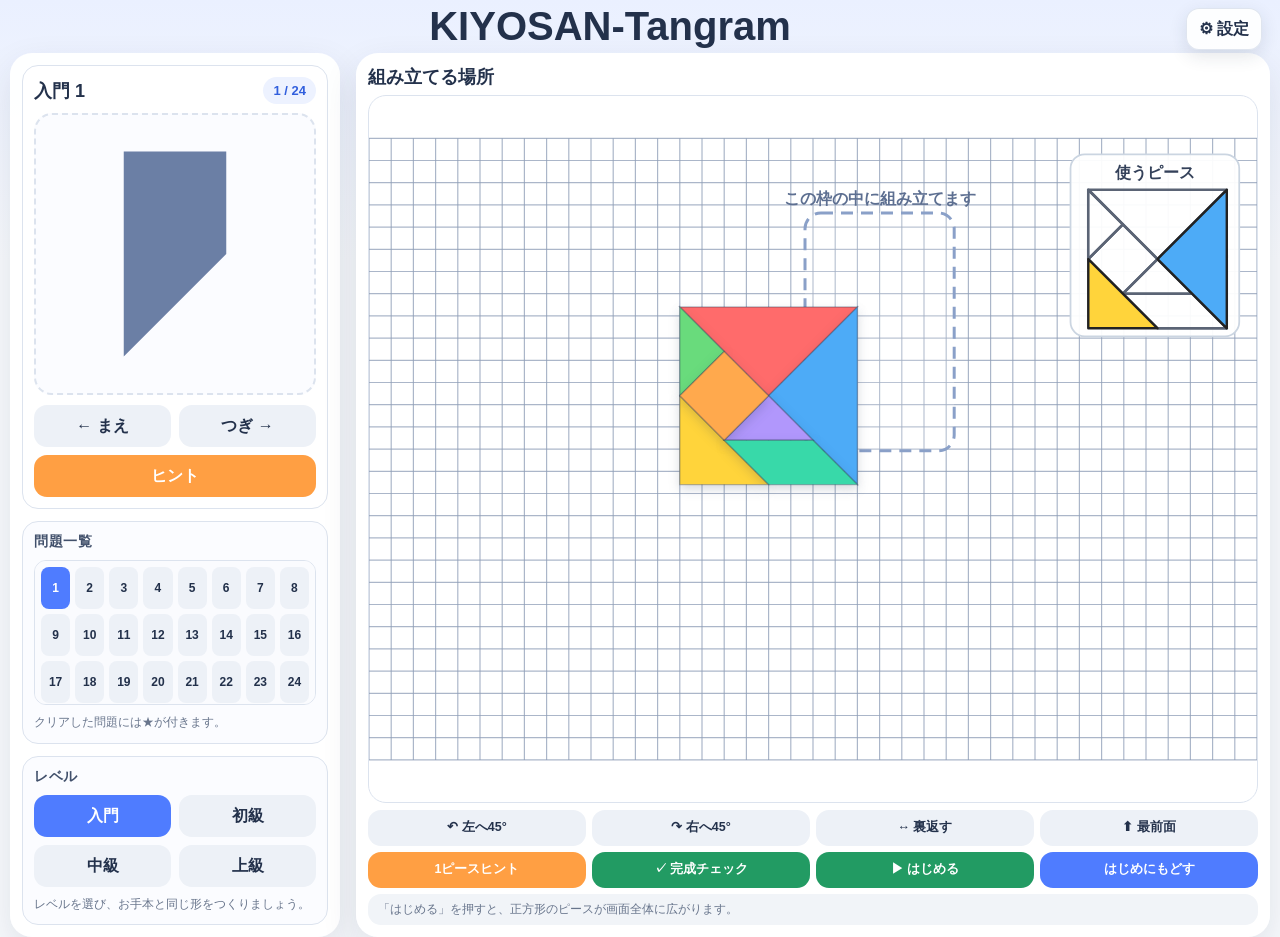
<file: index_1.html>
<!DOCTYPE html>
<html lang="ja">
<head>
<meta charset="UTF-8">
<meta name="viewport" content="width=device-width,initial-scale=1.0,maximum-scale=1.0,user-scalable=no">

<meta name="theme-color" content="#24324a">
<meta name="application-name" content="KIYOSAN-Tangram">
<meta name="apple-mobile-web-app-capable" content="yes">
<meta name="apple-mobile-web-app-status-bar-style" content="black-translucent">
<meta name="apple-mobile-web-app-title" content="KIYOSAN-Tangram">
<link rel="manifest" href="./manifest.webmanifest">
<link rel="apple-touch-icon" href="./icons/apple-touch-icon.png">

<title>KIYOSAN-Tangram Ver.1.92 Prototype 1</title>
<style>
:root{--ink:#23314b;--sub:#68758c;--line:#dce3ee;--blue:#4f7cff;--orange:#ff9f43;--green:#229b63;--bg:#f4f7fb}
*{box-sizing:border-box}
body{margin:0;min-height:100vh;font-family:-apple-system,BlinkMacSystemFont,"Segoe UI","Hiragino Sans","Yu Gothic UI","Yu Gothic","Meiryo",sans-serif;color:var(--ink);background:linear-gradient(180deg,#eaf0ff,#f7f9fc 260px)}
header{position:relative;text-align:center;padding:8px 72px 2px 12px}
.settings-trigger{position:absolute;right:18px;top:8px;min-width:48px;padding:9px 12px;background:rgba(255,255,255,.9);box-shadow:0 6px 18px rgba(35,49,75,.12);border:1px solid rgba(220,227,238,.9)}
h1{margin:0;font-size:clamp(26px,4vw,40px)}
header p{margin:7px 0 0;color:var(--sub)}
.app{width:min(1280px,calc(100% - 20px));margin:4px auto 10px;display:grid;grid-template-columns:330px 1fr;gap:16px}
.card{background:rgba(255,255,255,.97);border-radius:22px;box-shadow:0 14px 36px rgba(35,49,75,.11);padding:12px}
.levels{display:grid;grid-template-columns:1fr 1fr;gap:8px;margin-bottom:14px}
button,select{font:inherit}
button{border:0;border-radius:13px;padding:11px 12px;font-weight:700;color:var(--ink);background:#edf1f7;cursor:pointer}
button:active{transform:scale(.98)}
.level.active{background:var(--blue);color:#fff}
.top{display:flex;align-items:center;justify-content:space-between;gap:10px;margin-bottom:10px}
h2{margin:0;font-size:18px}
.badge{font-size:13px;font-weight:700;color:#315fdd;background:#edf2ff;border-radius:999px;padding:6px 10px}
.target{aspect-ratio:1/1;border:2px dashed var(--line);border-radius:18px;overflow:hidden;background:#fbfcff}
svg{width:100%;height:100%;touch-action:none}
.silhouette{fill:var(--silhouette-fill,#6B7FA5);stroke:none}
.target-line{fill:var(--silhouette-fill,#6B7FA5);stroke:none}
.hint-piece{fill:#7585a2;fill-opacity:.15;stroke:#7585a2;stroke-width:1.5;stroke-dasharray:6 5}
.grid-line{stroke:var(--grid-color,#8F9EB7);stroke-width:1.2;vector-effect:non-scaling-stroke;opacity:.75}
.guide-bg{fill:#fff;fill-opacity:.94;stroke:#cbd5e1;stroke-width:2}
.guide-used{stroke:#222;stroke-width:3.5;stroke-linejoin:round}
.guide-unused{fill:none;stroke:#5b6475;stroke-width:3.8;stroke-linejoin:round}
.guide-label{font-size:18px;font-weight:700;fill:#34415a;text-anchor:middle}
.piece{stroke:rgba(35,49,75,.3);stroke-width:1.6;cursor:grab;filter:drop-shadow(0 5px 6px rgba(35,49,75,.18))}
.not-started .piece{cursor:default}
.start-ready{animation:startPulse 1.3s ease-in-out infinite}
@keyframes startPulse{0%,100%{transform:scale(1)}50%{transform:scale(1.03)}}

.piece:active{cursor:grabbing}.selected{stroke:#111827;stroke-width:3}
.row{display:flex;gap:8px;flex-wrap:wrap;margin-top:11px}
.row button{flex:1 1 100px}
.orange{background:var(--orange);color:#fff}.primary{background:var(--blue);color:#fff}.green{background:var(--green);color:#fff}
.help{font-size:12px;color:var(--sub);line-height:1.55;margin:10px 0 0}
.silhouette-setting{
  display:flex;align-items:center;justify-content:space-between;gap:10px;
  margin:0 0 12px;padding:9px 10px;border-radius:12px;background:#f4f6fa;
}
.silhouette-setting label{font-size:13px;font-weight:700;color:var(--ink)}
.silhouette-setting select{
  flex:1;max-width:150px;border:1px solid var(--line);border-radius:10px;
  padding:8px 10px;background:#fff;color:var(--ink);font-weight:700;
}
.utility-buttons{
  display:grid;grid-template-columns:1fr 1fr;gap:8px;margin:0 0 12px
}
.utility-buttons button{padding:9px 8px;font-size:13px}
.utility-buttons #clearStarsBtn{grid-column:1/-1;background:#fff3e5;color:#8a4b00}










.problem-grid{
  display:grid;grid-template-columns:repeat(8,1fr);gap:5px;
  max-height:110px;overflow:auto;margin:0 0 10px;padding:6px;
  border:1px solid var(--line);border-radius:12px;background:#fafbfe
}
.problem-btn{
  position:relative;min-width:0;padding:7px 2px;border-radius:8px;
  font-size:12px;background:#edf1f7
}
.problem-btn.active{background:var(--blue);color:#fff}
.problem-btn.cleared::after{
  content:"★";position:absolute;right:1px;top:-5px;color:#f3b400;
  font-size:13px;text-shadow:0 1px 1px #fff
}
.problem-btn.active.cleared::after{color:#ffe36e;text-shadow:none}


.boardWrap{
  aspect-ratio:10/7;min-height:500px;border:1px solid var(--line);
  border-radius:18px;overflow:hidden;background:#fff;
}
.toolbar{display:flex;flex-wrap:wrap;gap:9px;margin-top:11px}.toolbar button{flex:1 1 135px}
.status{margin-top:11px;padding:11px 13px;border-radius:13px;background:#f1f4f8;color:var(--sub);font-size:14px}
.status.ok{background:#e8f8ef;color:#157347;font-weight:700}.status.warn{background:#fff3e5;color:#9b5a00;font-weight:700}
.legend{font-size:12px;color:var(--sub);margin-top:8px}
@media(max-width:860px){.app{grid-template-columns:1fr}.side{display:grid;grid-template-columns:minmax(200px,290px) 1fr;gap:14px;align-items:start}.levels,.side>.top{grid-column:1/-1}.row{margin-top:0}}
@media(max-width:590px){.side{display:block}.row{margin-top:11px}.boardWrap{aspect-ratio:1/1.18;min-height:430px}}

.piece-size-panel{margin:0 0 12px;padding:9px 10px;border-radius:12px;background:#f4f6fa}
.piece-size-panel>span{display:block;margin-bottom:7px;font-size:13px;font-weight:700;color:var(--ink)}
.piece-size-buttons{display:grid;grid-template-columns:repeat(3,1fr);gap:6px}
.size-choice{min-height:38px;padding:7px 3px;font-size:13px;border-radius:10px}
.size-choice.selected{background:#9dcfe4!important;color:#274354!important;box-shadow:inset 0 0 0 2px rgba(255,255,255,.8)}

.app-footer{
  width:min(1280px,calc(100% - 20px));margin:0 auto 14px;
  text-align:center;color:var(--sub);font-size:12px;line-height:1.6
}
.app-footer strong{color:var(--ink);font-weight:700}

/* Ver.1.91 Prototype 3：左右の主操作領域の下端をそろえる */
.side{display:flex;flex-direction:column;gap:12px}
.side-section{border:1px solid var(--line);border-radius:16px;background:#fbfcff;padding:11px}
.side-section-title{margin:0 0 9px;font-size:14px;font-weight:800;color:#41506b;letter-spacing:.04em}
.side-section .levels{margin:0}
.side-section .help{margin:8px 0 0}
.problem-section{background:#fff}
.problem-heading{display:flex;align-items:center;justify-content:space-between;gap:10px;margin-bottom:9px}
.problem-heading h2{font-size:18px}
.problem-nav{display:grid;grid-template-columns:1fr 1fr;gap:8px;margin-top:10px}
.problem-nav #hint{grid-column:1/-1}
.problem-list-section{background:#fbfcff}
.problem-list-section .problem-grid{max-height:145px;margin:0}
.level-section{background:#fbfcff}
.settings-section{background:#f7f9fc}
.settings-section .silhouette-setting{margin-bottom:8px;background:#fff}
.settings-section .piece-size-panel{margin:0;background:#fff}
.teacher-section{background:#f4f1ff;border-color:#ded7f4}
.teacher-section .utility-buttons{margin:0}
.teacher-section #clearStarsBtn{background:#fff3e5;color:#8a4b00}
.app-footer{white-space:nowrap}
@media(max-width:860px){
  .side{display:grid;grid-template-columns:1fr 1fr;gap:12px}
  .side-section{min-width:0}
  .problem-section{grid-column:1/-1}
  .settings-section,.teacher-section{align-self:start}
}
@media(max-width:590px){
  .side{display:flex}
  .app-footer{white-space:normal}
}

/* Prototype 3：主操作カードと補助カードを分離 */
.side-main{display:flex;flex-direction:column;gap:12px;height:100%}
.side-main .level-section{margin-top:auto}
.side-aux{display:flex;flex-direction:column;gap:12px;align-self:start}
.board-card{grid-column:2;grid-row:1}
.side-main{grid-column:1;grid-row:1}
.side-aux{grid-column:1;grid-row:2}
@media(max-width:860px){
  .side-main,.board-card,.side-aux{grid-column:1;grid-row:auto}
  .side-main{display:grid;grid-template-columns:1fr 1fr;gap:12px}
  .side-main .problem-section{grid-column:1/-1}
  .side-main .level-section{margin-top:0}
  .side-aux{display:grid;grid-template-columns:1fr 1fr;gap:12px}
}
@media(max-width:590px){
  .side-main,.side-aux{display:flex}
}


/* Ver.1.91 Prototype 4：設定ダイアログ（Prototype 5でも継承） */
body.modal-open{overflow:hidden}
.modal[hidden]{display:none}
.modal{position:fixed;inset:0;z-index:1000;display:grid;place-items:center;padding:20px}
.modal-backdrop{position:absolute;inset:0;background:rgba(22,31,49,.34);backdrop-filter:blur(6px);-webkit-backdrop-filter:blur(6px);opacity:0;animation:modalFadeIn .22s ease forwards}
.modal-panel{position:relative;width:min(480px,100%);max-height:min(760px,calc(100vh - 40px));overflow:auto;background:rgba(255,255,255,.98);border:1px solid rgba(255,255,255,.78);border-radius:24px;box-shadow:0 28px 80px rgba(20,31,52,.28);padding:18px;opacity:0;transform:scale(.96) translateY(8px);animation:modalPanelIn .22s cubic-bezier(.2,.8,.2,1) forwards}
.modal.closing .modal-backdrop{animation:modalFadeOut .18s ease forwards}
.modal.closing .modal-panel{animation:modalPanelOut .18s ease forwards}
@keyframes modalFadeIn{to{opacity:1}}
@keyframes modalFadeOut{from{opacity:1}to{opacity:0}}
@keyframes modalPanelIn{to{opacity:1;transform:scale(1) translateY(0)}}
@keyframes modalPanelOut{from{opacity:1;transform:scale(1) translateY(0)}to{opacity:0;transform:scale(.97) translateY(6px)}}
.modal-header{display:flex;align-items:center;justify-content:space-between;gap:12px;margin-bottom:14px}
.modal-header h2{font-size:21px}
.modal-close{width:38px;height:38px;padding:0;border-radius:999px;font-size:25px;line-height:1;background:#edf1f7;color:#536078}
.modal-section{padding:14px;border:1px solid var(--line);border-radius:16px;background:#f8faff;margin-bottom:12px}
.modal-section h3{margin:0 0 10px;font-size:14px;color:#41506b;letter-spacing:.04em}
.modal-section .silhouette-setting{background:#fff;margin-bottom:8px}
.modal-section .piece-size-panel{background:#fff;margin:0}
.teacher-modal{background:#f6f3ff;border-color:#ded7f4}
.teacher-modal .utility-buttons{margin:0}
.modal-done{width:100%;margin-top:2px}
@media(max-width:590px){header{padding-right:62px}.settings-trigger{right:10px;font-size:0;width:44px;padding:9px}.settings-trigger::first-letter{font-size:20px}.modal{padding:10px}.modal-panel{max-height:calc(100vh - 20px);border-radius:20px}}



/* Ver.1.91 Prototype 5：全画面中央配置とクロスプラットフォーム調整 */
html{min-height:100%;background:#f7f9fc}
body{-webkit-font-smoothing:antialiased;text-rendering:optimizeLegibility}
button,select{line-height:1.25}
button{min-height:42px;-webkit-tap-highlight-color:transparent}
select{min-height:40px}
.app-footer{font-size:11.5px;line-height:1.45;white-space:nowrap;overflow-wrap:normal}

/* Fullscreen APIでhtml要素が全画面になった場合だけ中央寄せする */
html:fullscreen body,
html:-webkit-full-screen body{
  min-height:100vh;
  display:flex;
  flex-direction:column;
  justify-content:center;
  overflow:auto;
}
html:fullscreen header,
html:fullscreen .app,
html:fullscreen .app-footer,
html:-webkit-full-screen header,
html:-webkit-full-screen .app,
html:-webkit-full-screen .app-footer{flex:0 0 auto}

/* 高さの小さいWindowsノートなどでは、上端が切れないよう上寄せに戻す */
@media (max-height:820px){
  html:fullscreen body,
  html:-webkit-full-screen body{justify-content:flex-start}
}
@media(max-width:980px){
  .app-footer{white-space:normal;padding:0 8px}
}
@media(max-width:590px){
  button{min-height:44px}
}


/* Ver.1.91 Prototype 6：iPad・Apple Pencilの盤面操作を固定 */
html,body{overscroll-behavior:none}
body{touch-action:pan-x pan-y}
.boardWrap,#board,#pieceLayer,.piece{
  touch-action:none!important;
  -ms-touch-action:none;
  -webkit-user-select:none;
  user-select:none;
  -webkit-touch-callout:none;
}
body.board-interacting{
  overflow:hidden!important;
  overscroll-behavior:none;
}
body.board-interacting .boardWrap{cursor:grabbing}
@supports (-webkit-touch-callout:none){
  html:fullscreen body,html:-webkit-full-screen body{overscroll-behavior:none}
}



/* Ver.1.91 Prototype 7：iPadファースト固定レイアウト */
body.ipad-mode{
  position:fixed;
  inset:0;
  width:100%;
  height:var(--app-height,100dvh);
  min-height:0;
  overflow:hidden;
  display:grid;
  grid-template-rows:auto minmax(0,1fr) auto;
  overscroll-behavior:none;
}
body.ipad-mode header{
  padding:6px 72px 0 12px;
  min-height:48px;
}
body.ipad-mode h1{font-size:clamp(25px,3.2vw,36px)}
body.ipad-mode .settings-trigger{
  position:fixed;
  z-index:900;
  top:max(8px,env(safe-area-inset-top));
  right:max(12px,env(safe-area-inset-right));
}
body.ipad-mode .app{
  width:min(1280px,calc(100% - 16px));
  height:100%;
  min-height:0;
  margin:2px auto 6px;
  grid-template-columns:clamp(255px,27vw,330px) minmax(0,1fr);
  grid-template-rows:minmax(0,1fr);
  gap:12px;
  overflow:hidden;
}
body.ipad-mode .side-main,
body.ipad-mode .board-card{
  grid-row:1;
  min-height:0;
  height:100%;
}
body.ipad-mode .side-main{
  display:flex;
  flex-direction:column;
  gap:8px;
  overflow:hidden;
}
body.ipad-mode .side-section{padding:8px;border-radius:14px}
body.ipad-mode .problem-section{flex:1 1 auto;min-height:0;display:flex;flex-direction:column}
body.ipad-mode .problem-heading{margin-bottom:6px}
body.ipad-mode .target{flex:1 1 auto;min-height:150px;aspect-ratio:auto}
body.ipad-mode .problem-nav{margin-top:7px;gap:6px}
body.ipad-mode .problem-nav button{min-height:38px;padding:8px 9px}
body.ipad-mode .problem-list-section{flex:0 0 auto}
body.ipad-mode .problem-list-section .problem-grid{max-height:96px}
body.ipad-mode .level-section{flex:0 0 auto;margin-top:0}
body.ipad-mode .levels{gap:6px}
body.ipad-mode .level{min-height:36px;padding:7px 8px}
body.ipad-mode .side-section .help{margin-top:5px;line-height:1.35}
body.ipad-mode .board-card{
  display:flex;
  flex-direction:column;
  overflow:hidden;
}
body.ipad-mode .board-card>.top{flex:0 0 auto;margin-bottom:6px}
body.ipad-mode .boardWrap{
  flex:1 1 auto;
  min-height:0;
  height:auto;
  aspect-ratio:auto;
}
body.ipad-mode .toolbar{
  flex:0 0 auto;
  display:grid;
  grid-template-columns:repeat(4,minmax(0,1fr));
  gap:6px;
  margin-top:7px;
}
body.ipad-mode .toolbar button{min-height:38px;padding:7px 6px;font-size:13px}
body.ipad-mode .status{flex:0 0 auto;margin-top:7px;padding:8px 10px;font-size:12.5px}
body.ipad-mode .app-footer{
  width:100%;
  margin:0;
  padding:2px 10px max(5px,env(safe-area-inset-bottom));
  font-size:10.5px;
  line-height:1.25;
  white-space:nowrap;
  overflow:hidden;
  text-overflow:ellipsis;
}
body.ipad-mode.modal-open{overflow:hidden}
body.ipad-mode .modal-panel{max-height:calc(var(--app-height,100dvh) - 24px)}

/* iPadの縦向きでも左右2カラムを維持し、盤面を優先する */
@media (max-width:820px){
  body.ipad-mode .app{grid-template-columns:250px minmax(0,1fr);gap:8px}
  body.ipad-mode .card{padding:8px;border-radius:16px}
  body.ipad-mode .side-main{gap:6px}
  body.ipad-mode .problem-list-section .problem-grid{grid-template-columns:repeat(6,1fr);max-height:82px}
  body.ipad-mode .toolbar{grid-template-columns:repeat(2,minmax(0,1fr))}
  body.ipad-mode .toolbar button{font-size:12px}
  body.ipad-mode .app-footer{font-size:9.5px}
}

/* 高さが小さい場合は説明文を省き、操作領域を確保する */
@media (max-height:760px){
  body.ipad-mode .side-section .help{display:none}
  body.ipad-mode .problem-list-section .problem-grid{max-height:72px}
  body.ipad-mode .toolbar button{min-height:34px;padding:5px 5px}
  body.ipad-mode .status{padding:6px 9px}
}


/* Ver.1.91 Prototype 8：iPad全画面・Apple Pencil最終調整 */
body.ipad-mode{
  padding-top:env(safe-area-inset-top);
  padding-left:env(safe-area-inset-left);
  padding-right:env(safe-area-inset-right);
  padding-bottom:env(safe-area-inset-bottom);
}
body.ipad-mode .app{
  min-height:0;
  padding-bottom:2px;
}
body.ipad-mode .board-card{padding-bottom:8px}
body.ipad-mode .toolbar{
  position:relative;
  z-index:20;
  padding-bottom:2px;
}
body.ipad-mode .toolbar button,
body.ipad-mode .problem-nav button,
body.ipad-mode .settings-trigger,
body.ipad-mode .modal button{
  touch-action:manipulation!important;
  -webkit-user-select:none;
  user-select:none;
}
body.ipad-mode .boardWrap{
  min-height:180px;
}
@media (orientation:portrait) and (max-width:820px){
  body.ipad-mode .app{grid-template-columns:230px minmax(0,1fr)}
  body.ipad-mode .problem-list-section .problem-grid{max-height:66px}
  body.ipad-mode .target{min-height:126px}
  body.ipad-mode .toolbar{grid-template-columns:repeat(2,minmax(0,1fr));gap:5px}
  body.ipad-mode .toolbar button{min-height:36px;padding:5px 4px;font-size:11.5px}
  body.ipad-mode .status{margin-top:5px;padding:6px 8px;font-size:11.5px}
}
@media (orientation:landscape) and (max-height:760px){
  body.ipad-mode header{min-height:42px;padding-top:3px}
  body.ipad-mode h1{font-size:24px}
  body.ipad-mode .app{margin-top:0;margin-bottom:2px}
  body.ipad-mode .target{min-height:116px}
  body.ipad-mode .problem-list-section .problem-grid{max-height:58px}
  body.ipad-mode .toolbar{grid-template-columns:repeat(4,minmax(0,1fr));gap:4px;margin-top:5px}
  body.ipad-mode .toolbar button{min-height:32px;padding:4px 3px;font-size:11px}
  body.ipad-mode .status{margin-top:4px;padding:5px 7px;font-size:11px}
  body.ipad-mode .app-footer{display:none}
}


/* Prototype 8 修正版：iPad全画面では下部操作を必ず画面内に固定 */
body.ipad-mode.fullscreen-compact header{display:none}
body.ipad-mode.fullscreen-compact{
  grid-template-rows:minmax(0,1fr) auto;
}
body.ipad-mode.fullscreen-compact .app{
  margin:4px auto 2px;
  height:100%;
  min-height:0;
}
body.ipad-mode.fullscreen-compact .board-card{
  min-height:0;
  padding:7px 8px 6px;
}
body.ipad-mode.fullscreen-compact .board-card>.top{
  margin-bottom:4px;
}
body.ipad-mode.fullscreen-compact .boardWrap{
  min-height:0!important;
  height:0;
  flex:1 1 0;
}
body.ipad-mode.fullscreen-compact .toolbar{
  flex:0 0 auto;
  grid-template-columns:repeat(4,minmax(0,1fr));
  gap:4px;
  margin-top:5px;
  padding:0;
}
body.ipad-mode.fullscreen-compact .toolbar button{
  min-height:31px;
  padding:4px 3px;
  font-size:10.8px;
}
body.ipad-mode.fullscreen-compact .status{
  flex:0 0 auto;
  margin-top:4px;
  padding:5px 7px;
  font-size:10.8px;
  line-height:1.2;
}
body.ipad-mode.fullscreen-compact .app-footer{display:none}
body.ipad-mode.fullscreen-compact .target{min-height:100px}
body.ipad-mode.fullscreen-compact .problem-list-section .problem-grid{max-height:54px}
body.ipad-mode.fullscreen-compact .side-section .help{display:none}

@media (orientation:portrait) and (max-width:820px){
  body.ipad-mode.fullscreen-compact .toolbar{
    grid-template-columns:repeat(2,minmax(0,1fr));
  }
  body.ipad-mode.fullscreen-compact .toolbar button{
    min-height:30px;
    font-size:10.5px;
  }
}


/* Prototype 8 最終候補：下段ボタンの表示領域を先に確保 */
body.ipad-mode.fullscreen-compact{
  height:var(--app-height,100dvh)!important;
  max-height:var(--app-height,100dvh)!important;
}
body.ipad-mode.fullscreen-compact .board-card{
  display:grid;
  grid-template-rows:auto minmax(0,1fr) auto;
}
body.ipad-mode.fullscreen-compact .boardWrap{
  height:auto!important;
  min-height:0!important;
  overflow:hidden;
}
body.ipad-mode.fullscreen-compact .toolbar{
  min-height:66px;
  align-content:stretch;
  grid-auto-rows:minmax(29px,1fr);
}
body.ipad-mode.fullscreen-compact .status{display:none}
@media (orientation:portrait) and (max-width:820px){
  body.ipad-mode.fullscreen-compact .toolbar{
    min-height:132px;
    grid-auto-rows:minmax(28px,1fr);
  }
}


/* Prototype 8 安定版：iPadではブラウザ全画面ではなくアプリ内全画面を使用 */
body.ipad-mode.app-fullscreen{
  position:fixed!important;
  inset:0!important;
  width:100%!important;
  height:var(--app-height,100dvh)!important;
  max-height:var(--app-height,100dvh)!important;
  padding:env(safe-area-inset-top) env(safe-area-inset-right) env(safe-area-inset-bottom) env(safe-area-inset-left)!important;
  grid-template-rows:0 minmax(0,1fr) 0!important;
  overflow:hidden!important;
}
body.ipad-mode.app-fullscreen header{
  display:block!important;
  min-height:0!important;
  height:0!important;
  padding:0!important;
  overflow:visible!important;
}
body.ipad-mode.app-fullscreen header h1{display:none!important}
body.ipad-mode.app-fullscreen .settings-trigger{
  display:block!important;
  top:max(6px,env(safe-area-inset-top))!important;
  right:max(8px,env(safe-area-inset-right))!important;
  min-height:34px!important;
  height:34px!important;
  padding:5px 9px!important;
  font-size:12px!important;
}
body.ipad-mode.app-fullscreen .app{
  width:calc(100% - 8px)!important;
  height:100%!important;
  min-height:0!important;
  margin:2px auto!important;
  gap:6px!important;
  overflow:hidden!important;
}
body.ipad-mode.app-fullscreen .card{padding:6px!important;border-radius:13px!important}
body.ipad-mode.app-fullscreen .side-main{gap:5px!important}
body.ipad-mode.app-fullscreen .side-section{padding:6px!important}
body.ipad-mode.app-fullscreen .target{min-height:86px!important}
body.ipad-mode.app-fullscreen .problem-list-section .problem-grid{max-height:50px!important}
body.ipad-mode.app-fullscreen .side-section .help{display:none!important}
body.ipad-mode.app-fullscreen .board-card{
  display:grid!important;
  grid-template-rows:auto minmax(0,1fr) 72px!important;
  min-height:0!important;
  overflow:hidden!important;
  padding-bottom:5px!important;
}
body.ipad-mode.app-fullscreen .board-card>.top{margin:0 52px 3px 0!important}
body.ipad-mode.app-fullscreen .boardWrap{
  height:auto!important;
  min-height:0!important;
  overflow:hidden!important;
}
body.ipad-mode.app-fullscreen .toolbar{
  display:grid!important;
  grid-template-columns:repeat(4,minmax(0,1fr))!important;
  grid-template-rows:repeat(2,32px)!important;
  min-height:68px!important;
  height:68px!important;
  gap:4px!important;
  margin-top:4px!important;
  padding:0!important;
  align-content:start!important;
  overflow:visible!important;
}
body.ipad-mode.app-fullscreen .toolbar button{
  min-height:32px!important;
  height:32px!important;
  padding:3px 2px!important;
  font-size:10.5px!important;
  line-height:1.05!important;
}
body.ipad-mode.app-fullscreen .status,
body.ipad-mode.app-fullscreen .app-footer{display:none!important}
@media (orientation:portrait) and (max-width:820px){
  body.ipad-mode.app-fullscreen .app{grid-template-columns:218px minmax(0,1fr)!important}
  body.ipad-mode.app-fullscreen .board-card{grid-template-rows:auto minmax(0,1fr) 72px!important}
  body.ipad-mode.app-fullscreen .toolbar{grid-template-columns:repeat(4,minmax(0,1fr))!important}
}


/* Prototype 8 最終調整：アプリ内全画面を視覚的に明確化 */
body.ipad-mode.app-fullscreen{background:#dfe7f6!important;}
body.ipad-mode.app-fullscreen .board-card{box-shadow:0 0 0 3px rgba(79,124,255,.35),0 12px 30px rgba(35,49,75,.18)!important;}
body.ipad-mode.app-fullscreen .board-card>.top h2::after{content:" 〈全画面〉";font-size:11px;color:#315fdd;font-weight:800;}



/* Ver.1.92 Prototype 1：操作性・Windows表示・自動完成演出 */
.rotation-handle{fill:rgba(79,124,255,.20);stroke:#315fdd;stroke-width:2.2;vector-effect:non-scaling-stroke;pointer-events:none}
.assembly-frame{fill:rgba(255,255,255,.18);stroke:#8aa0c8;stroke-width:3;stroke-dasharray:12 8;vector-effect:non-scaling-stroke;rx:18;ry:18}
.assembly-frame-label{font-size:18px;font-weight:800;fill:#5d6f91;text-anchor:middle;pointer-events:none}
@media (min-width:861px) and (max-height:920px){
  body:not(.ipad-mode) header{padding-top:4px}
  body:not(.ipad-mode) header p{display:none}
  body:not(.ipad-mode) .app{height:calc(100vh - 84px);min-height:520px;margin-top:2px;margin-bottom:2px}
  body:not(.ipad-mode) .board-card{display:flex;flex-direction:column;min-height:0;height:100%;overflow:hidden}
  body:not(.ipad-mode) .board-card>.top{flex:0 0 auto;margin-bottom:6px}
  body:not(.ipad-mode) .boardWrap{flex:1 1 auto;min-height:250px;height:auto;aspect-ratio:auto}
  body:not(.ipad-mode) .toolbar{flex:0 0 auto;display:grid;grid-template-columns:repeat(4,minmax(0,1fr));gap:6px;margin-top:7px}
  body:not(.ipad-mode) .toolbar button{min-height:36px;padding:6px 5px;font-size:12.5px}
  body:not(.ipad-mode) .status{flex:0 0 auto;margin-top:6px;padding:7px 10px;font-size:12px}
  body:not(.ipad-mode) .app-footer{display:none}
}
@media (min-width:861px) and (max-height:720px){
  body:not(.ipad-mode) .status{display:none}
  body:not(.ipad-mode) .app{height:calc(100vh - 58px);min-height:0}
}

</style>
</head>
<body>
<header><h1>KIYOSAN-Tangram</h1><button id="settingsBtn" class="settings-trigger" type="button" aria-haspopup="dialog" aria-controls="settingsDialog" aria-label="設定を開く">⚙ 設定</button></header>
<main class="app">
<section class="card side side-main">
  <section class="side-section problem-section" aria-labelledby="problemSectionTitle">
    <div class="problem-heading">
      <h2 id="title">入門 1</h2>
      <span class="badge" id="count">1 / 48</span>
    </div>
    <div class="target"><svg viewBox="0 0 320 320"><g id="targetLayer"></g></svg></div>
    <div class="problem-nav">
      <button id="prev">← まえ</button>
      <button id="next">つぎ →</button>
      <button id="hint" class="orange">💡 ヒント</button>
    </div>
  </section>

  <section class="side-section problem-list-section" aria-labelledby="problemListSectionTitle">
    <h2 class="side-section-title" id="problemListSectionTitle">問題一覧</h2>
    <div id="problemGrid" class="problem-grid"></div>
    <p class="help">クリアした問題には★が付きます。</p>
  </section>

  <section class="side-section level-section" aria-labelledby="levelSectionTitle">
    <h2 class="side-section-title" id="levelSectionTitle">レベル</h2>
    <div class="levels" id="levels"></div>
    <p class="help">レベルを選び、お手本と同じ形をつくりましょう。</p>
  </section>

</section>
<section class="card board-card">
  <div class="top"><h2>組み立てる場所</h2><span class="legend"></span></div>
  <div class="boardWrap">
    <svg id="board" viewBox="0 0 1000 700">
      <g id="gridLayer"></g>
      <g id="frameLayer"></g>
      <g id="hintLayer"></g>
      <g id="guideLayer"></g>
      <g id="pieceLayer"></g>
      <g id="handleLayer"></g>
    </svg>
  </div>
  <div class="toolbar">
    <button id="left">↶ 左へ45°</button><button id="right">↷ 右へ45°</button>
    <button id="flip">↔ 裏返す</button><button id="front">⬆ 最前面</button>
    <button id="oneHint" class="orange">1ピースヒント</button>
    <button id="check" class="green">✓ 完成チェック</button>
    <button id="startBtn" class="green">▶ はじめる</button>
    <button id="reset" class="primary">はじめにもどす</button>
  </div>
  <div id="status" class="status">頂点のすぐ近くをつかむと回転し、それ以外の場所をつかむと移動します。</div>
</section>


</main>
<div id="settingsDialog" class="modal" role="dialog" aria-modal="true" aria-labelledby="settingsDialogTitle" hidden>
  <div class="modal-backdrop" data-close-settings></div>
  <div class="modal-panel" tabindex="-1">
    <div class="modal-header">
      <h2 id="settingsDialogTitle">⚙ 設定</h2>
      <button id="closeSettingsBtn" class="modal-close" type="button" aria-label="設定を閉じる">×</button>
    </div>
    <section class="modal-section" aria-labelledby="appearanceTitle">
      <h3 id="appearanceTitle">表示</h3>
      <div class="silhouette-setting">
        <label for="silhouetteColor">問題の色</label>
        <select id="silhouetteColor">
          <option value="bluegray">青灰色</option>
          <option value="cream">クリーム</option>
          <option value="beige">ベージュ</option>
        </select>
      </div>
      <div class="silhouette-setting">
        <label for="gridColor">方眼の色</label>
        <select id="gridColor">
          <option value="bluegray">青灰色</option>
          <option value="green">緑</option>
          <option value="beige">ベージュ</option>
        </select>
      </div>
      <div class="piece-size-panel">
        <span>ピースの大きさ</span>
        <div class="piece-size-buttons">
          <button type="button" data-piece-size="1" class="size-choice">標準</button>
          <button type="button" data-piece-size="1.3" class="size-choice">大</button>
          <button type="button" data-piece-size="1.5" class="size-choice">特大</button>
        </div>
      </div>
    </section>
    <section class="modal-section teacher-modal" aria-labelledby="teacherTitle">
      <h3 id="teacherTitle">教師用</h3>
      <div class="utility-buttons">
        <button id="fullscreenBtn">⛶ 全画面</button>
        <button id="teacherBtn">▶ 答え</button>
        <button id="clearStarsBtn">☆ 星をリセット</button>
      </div>
    </section>
    <button id="doneSettingsBtn" class="primary modal-done" type="button">閉じる</button>
  </div>
</div>
<footer class="app-footer" aria-label="アプリ情報">
  <div><strong>KIYOSAN-Tangram <span id="appVersion"></span></strong> • Designed by Kiyosan &amp; ChatGPT • Created in collaboration with an Apple Distinguished Educator.</div>
</footer>

<script>
/* Prototype 8：iPadOSはMacintoshを名乗る場合があるため、タッチ点数も併用 */
(function(){
  const isIPad=/iPad/.test(navigator.userAgent)||(/Macintosh/.test(navigator.userAgent)&&navigator.maxTouchPoints>1);
  if(!isIPad)return;
  document.body.classList.add("ipad-mode");
  let raf=0;
  const setAppHeight=()=>{
    cancelAnimationFrame(raf);
    raf=requestAnimationFrame(()=>{
      const vv=window.visualViewport;
      const candidates=[window.innerHeight,document.documentElement.clientHeight];
      if(vv&&vv.height)candidates.push(vv.height);
      const valid=candidates.filter(v=>Number.isFinite(v)&&v>0);
      /* iPad全画面では最大値を使うと、実際の表示領域より高くなることがある。 */
      const h=vv&&vv.height ? vv.height : Math.min(...valid);
      document.documentElement.style.setProperty("--app-height",`${Math.floor(h)}px`);
    });
  };
  window.__setTangramAppHeight=setAppHeight;
  setAppHeight();
  window.addEventListener("resize",setAppHeight,{passive:true});
  window.addEventListener("orientationchange",()=>setTimeout(setAppHeight,120),{passive:true});
  window.visualViewport?.addEventListener("resize",setAppHeight,{passive:true});
  window.visualViewport?.addEventListener("scroll",setAppHeight,{passive:true});
  document.addEventListener("touchmove",e=>{
    if(!e.target.closest(".modal-panel")&&!e.target.closest("button,select"))e.preventDefault();
  },{passive:false});
})();
</script>

<script>
const APP_VERSION = "1.92 Prototype 1";
document.getElementById("appVersion").textContent = `Ver.${APP_VERSION}`;

/* Prototype 8：Apple Pencilを含むpointer入力でボタンを確実に反応させる */
(function enablePointerButtons(){
  const selector='button,[role="button"]';
  let active=null;
  document.addEventListener('pointerdown',e=>{
    const el=e.target.closest(selector);
    if(!el||el.disabled)return;
    active={el,id:e.pointerId,x:e.clientX,y:e.clientY};
    try{el.setPointerCapture?.(e.pointerId)}catch(_){}
  },true);
  document.addEventListener('pointerup',e=>{
    if(!active||active.id!==e.pointerId)return;
    const {el,x,y}=active; active=null;
    const moved=Math.hypot(e.clientX-x,e.clientY-y)>14;
    if(moved||el.disabled)return;
    const hit=document.elementFromPoint(e.clientX,e.clientY);
    if(hit&&(hit===el||el.contains(hit))){
      if(e.pointerType==='pen'){
        e.preventDefault();
        el.click();
      }
    }
  },true);
  document.addEventListener('pointercancel',()=>{active=null},true);
})();

const PROBLEMS=[{"level":"入門","name":"入門 1","used":["M","L2"],"poses":{"M":{"x":100.0,"y":200.0,"r":180,"f":1},"L2":{"x":200.0,"y":0.0,"r":0,"f":-1}},"bounds":[100.0,200.0],"silhouette":"M 100.000 0.000 L 0.000 0.000 L -0.000 0.000 L 0.000 0.000 L 0.000 200.000 L 100.000 100.000 L 100.000 100.000 Z"},{"level":"入門","name":"入門 2","used":["S1","M"],"poses":{"S1":{"x":100.0,"y":100.0,"r":90,"f":1},"M":{"x":0.0,"y":-100.0,"r":0,"f":1}},"bounds":[100.0,150.0],"silhouette":"M 0.000 100.000 L 50.000 150.000 L 100.000 100.000 L 0.000 0.000 Z"},{"level":"入門","name":"入門 3","used":["P","S2","M"],"poses":{"P":{"x":250.0,"y":300.0,"r":180,"f":1},"S2":{"x":150.0,"y":0.0,"r":0,"f":-1},"M":{"x":150.0,"y":-100.0,"r":0,"f":-1}},"bounds":[200.0,150.0],"silhouette":"M 150.000 100.000 L 150.000 0.000 L 50.000 100.000 L 50.000 100.000 L 50.000 100.000 L 0.000 150.000 L 100.000 150.000 L 100.000 150.000 L 200.000 150.000 L 150.000 100.000 Z"},{"level":"入門","name":"入門 4","used":["S1","SQ","P"],"poses":{"S1":{"x":0.0,"y":50.0,"r":0,"f":1},"SQ":{"x":-50.0,"y":0.0,"r":270,"f":-1},"P":{"x":0.0,"y":250.0,"r":180,"f":-1}},"bounds":[200.0,150.0],"silhouette":"M 50.000 100.000 L 50.000 100.000 L 0.000 50.000 L 0.000 150.000 L 50.000 100.000 L 150.000 100.000 L 200.000 50.000 L 100.000 50.000 L 100.000 50.000 L 50.000 -0.000 L 0.000 50.000 Z"},{"level":"入門","name":"入門 5","used":["SQ","S1","P"],"poses":{"SQ":{"x":100.0,"y":150.0,"r":180,"f":1},"S1":{"x":150.0,"y":100.0,"r":90,"f":-1},"P":{"x":0.0,"y":-150.0,"r":0,"f":1}},"bounds":[200.0,100.0],"silhouette":"M 50.000 100.000 L 150.000 100.000 L 100.000 50.000 Z M 100.000 50.000 L 200.000 50.000 L 150.000 0.000 L 50.000 0.000 Z M 50.000 0.000 L -0.000 50.000 L 50.000 100.000 L 100.000 50.000 Z"},{"level":"入門","name":"入門 6","used":["L2","M","S1"],"poses":{"L2":{"x":-50.0,"y":0.0,"r":0,"f":1},"M":{"x":250.0,"y":200.0,"r":90,"f":-1},"S1":{"x":50.0,"y":100.0,"r":0,"f":-1}},"bounds":[150.0,200.0],"silhouette":"M 0.000 150.000 L 50.000 200.000 L 150.000 200.000 L 50.000 100.000 L 50.000 100.000 Z M 50.000 100.000 L 150.000 200.000 L 150.000 0.000 Z"},{"level":"入門","name":"入門 7","used":["M","L2"],"poses":{"M":{"x":70.710678,"y":212.132034,"r":225,"f":1},"L2":{"x":282.842712,"y":141.421356,"r":45,"f":-1}},"bounds":[212.132035,141.421356],"silhouette":"M 212.132 70.711 L 141.421 -0.000 L 141.421 141.421 Z M -0.000 141.421 L 141.421 141.421 L 141.421 -0.000 Z"},{"level":"入門","name":"入門 8","used":["S1","M"],"poses":{"S1":{"x":70.710678,"y":141.421356,"r":135,"f":1},"M":{"x":141.421356,"y":-70.710678,"r":45,"f":1}},"bounds":[70.710678,141.421356],"silhouette":"M 0.000 70.711 L -0.000 70.711 L -0.000 70.711 L -0.000 70.711 L -0.000 70.711 L -0.000 141.421 L 70.711 141.421 L 70.711 141.421 L 70.711 141.421 L 70.711 141.421 L 70.711 141.421 L 70.711 0.000 Z"},{"level":"入門","name":"入門 9","used":["P","S2","M"],"poses":{"P":{"x":70.710678,"y":282.842713,"r":225,"f":1},"S2":{"x":212.132034,"y":-0.0,"r":45,"f":-1},"M":{"x":282.842712,"y":-70.710678,"r":45,"f":-1}},"bounds":[212.132034,141.421357],"silhouette":"M 70.711 0.000 L -0.000 0.000 L 70.711 70.711 L 70.711 0.000 L 141.421 70.711 L 212.132 0.000 L 70.711 0.000 Z M 70.711 0.000 L 70.711 70.711 L 141.421 141.421 L 141.421 70.711 Z"},{"level":"入門","name":"入門 10","used":["S1","SQ","P"],"poses":{"S1":{"x":70.710678,"y":0.0,"r":45,"f":1},"SQ":{"x":70.710678,"y":-70.710678,"r":315,"f":-1},"P":{"x":-70.710678,"y":141.421356,"r":225,"f":-1}},"bounds":[212.132035,141.421356],"silhouette":"M 70.711 70.711 L 141.421 141.421 L 212.132 141.421 L 141.421 70.711 L 141.421 70.711 L 141.421 0.000 L 70.711 0.000 L 70.711 70.711 Z M -0.000 70.711 L 70.711 70.711 L 70.711 0.000 Z"},{"level":"入門","name":"入門 11","used":["SQ","S1","P"],"poses":{"SQ":{"x":0.0,"y":141.421356,"r":225,"f":1},"S1":{"x":70.710678,"y":141.421356,"r":135,"f":-1},"P":{"x":141.421356,"y":-141.421356,"r":45,"f":1}},"bounds":[141.421356,141.421357],"silhouette":"M 70.711 -0.000 L -0.000 -0.000 L -0.000 70.711 L 70.711 70.711 L 70.711 70.711 L -0.000 70.711 L 70.711 141.421 L 70.711 70.711 L 141.421 141.421 L 141.421 70.711 L 70.711 0.000 Z"},{"level":"入門","name":"入門 12","used":["L2","M","S1"],"poses":{"L2":{"x":70.710678,"y":-141.421356,"r":45,"f":1},"M":{"x":141.421356,"y":212.132035,"r":135,"f":-1},"S1":{"x":70.710678,"y":0.0,"r":45,"f":-1}},"bounds":[212.132034,141.421357],"silhouette":"M 70.711 141.421 L 212.132 0.000 L 70.711 0.000 Z M -0.000 0.000 L -0.000 70.711 L 70.711 0.000 Z M -0.000 70.711 L 70.711 141.421 L 70.711 0.000 Z"},{"level":"入門","name":"入門 13","used":["M","L2"],"poses":{"M":{"x":0.0,"y":100.0,"r":270,"f":1},"L2":{"x":200.0,"y":200.0,"r":90,"f":-1}},"bounds":[200.0,100.0],"silhouette":"M 200.000 100.000 L 200.000 0.000 L 200.000 0.000 L 200.000 0.000 L 200.000 -0.000 L 200.000 0.000 L 0.000 0.000 L 100.000 100.000 L 100.000 100.000 Z"},{"level":"入門","name":"入門 14","used":["S1","M"],"poses":{"S1":{"x":50.0,"y":100.0,"r":180,"f":1},"M":{"x":250.0,"y":-0.0,"r":90,"f":1}},"bounds":[150.0,100.0],"silhouette":"M 50.000 0.000 L -0.000 50.000 L 50.000 100.000 Z M 50.000 100.000 L 50.000 100.000 L 150.000 0.000 L 50.000 0.000 Z"},{"level":"入門","name":"入門 15","used":["P","S2","M"],"poses":{"P":{"x":-150.0,"y":250.0,"r":270,"f":1},"S2":{"x":150.0,"y":150.0,"r":90,"f":-1},"M":{"x":250.0,"y":150.0,"r":90,"f":-1}},"bounds":[150.0,200.0],"silhouette":"M 50.000 150.000 L 150.000 150.000 L 50.000 50.000 Z M 50.000 50.000 L 50.000 50.000 L 50.000 50.000 L 50.000 50.000 L 0.000 0.000 L 0.000 100.000 L -0.000 100.000 L 0.000 200.000 L 50.000 150.000 L 50.000 50.000 Z"},{"level":"入門","name":"入門 16","used":["S1","SQ","P"],"poses":{"S1":{"x":100.0,"y":0.0,"r":90,"f":1},"SQ":{"x":150.0,"y":-50.0,"r":0,"f":-1},"P":{"x":-100.0,"y":0.0,"r":270,"f":-1}},"bounds":[150.0,200.0],"silhouette":"M 0.000 0.000 L 50.000 50.000 L 50.000 50.000 L 50.000 150.000 L 100.000 200.000 L 100.000 100.000 L 150.000 50.000 L 100.000 0.000 Z"},{"level":"入門","name":"入門 17","used":["SQ","S1","P"],"poses":{"SQ":{"x":-50.0,"y":100.0,"r":270,"f":1},"S1":{"x":0.0,"y":150.0,"r":180,"f":-1},"P":{"x":250.0,"y":0.0,"r":90,"f":1}},"bounds":[100.0,200.0],"silhouette":"M 50.000 100.000 L 100.000 50.000 L 50.000 -0.000 L -0.000 50.000 Z M 50.000 200.000 L 100.000 150.000 L 100.000 50.000 L 50.000 100.000 Z M -0.000 50.000 L 0.000 150.000 L 50.000 100.000 Z"},{"level":"入門","name":"入門 18","used":["L2","M","S1"],"poses":{"L2":{"x":200.0,"y":-50.0,"r":90,"f":1},"M":{"x":0.0,"y":250.0,"r":180,"f":-1},"S1":{"x":100.0,"y":50.0,"r":90,"f":-1}},"bounds":[200.0,150.0],"silhouette":"M 0.000 150.000 L 200.000 150.000 L 100.000 50.000 Z M 100.000 50.000 L 50.000 0.000 L 0.000 50.000 L -0.000 50.000 L -0.000 150.000 L 100.000 50.000 Z"},{"level":"入門","name":"入門 19","used":["M","L2"],"poses":{"M":{"x":-70.710678,"y":70.710678,"r":315,"f":1},"L2":{"x":0.0,"y":282.842712,"r":135,"f":-1}},"bounds":[141.421356,212.132035],"silhouette":"M 70.711 212.132 L 141.421 141.421 L 0.000 141.421 Z M -0.000 -0.000 L -0.000 141.421 L 141.421 141.421 Z"},{"level":"入門","name":"入門 20","used":["S1","M"],"poses":{"S1":{"x":0.0,"y":70.710678,"r":225,"f":1},"M":{"x":212.132034,"y":141.421356,"r":135,"f":1}},"bounds":[141.421356,70.710678],"silhouette":"M 70.711 0.000 L 70.711 -0.000 L 70.711 -0.000 L 70.711 -0.000 L 70.711 -0.000 L -0.000 -0.000 L -0.000 70.711 L -0.000 70.711 L -0.000 70.711 L 0.000 70.711 L 0.000 70.711 L 141.421 70.711 Z"},{"level":"入門","name":"入門 21","used":["P","S2","M"],"poses":{"P":{"x":-141.421356,"y":70.710678,"r":315,"f":1},"S2":{"x":141.421357,"y":212.132034,"r":135,"f":-1},"M":{"x":212.132035,"y":282.842712,"r":135,"f":-1}},"bounds":[141.421357,212.132034],"silhouette":"M 141.421 70.711 L 141.421 -0.000 L 70.711 70.711 L 141.421 70.711 L 70.711 141.421 L 141.421 212.132 L 141.421 70.711 Z M 141.421 70.711 L 70.711 70.711 L 0.000 141.421 L 70.711 141.421 Z"},{"level":"入門","name":"入門 22","used":["S1","SQ","P"],"poses":{"S1":{"x":141.421356,"y":70.710678,"r":135,"f":1},"SQ":{"x":212.132034,"y":70.710678,"r":45,"f":-1},"P":{"x":-0.0,"y":-70.710678,"r":315,"f":-1}},"bounds":[141.421356,212.132035],"silhouette":"M 70.711 70.711 L 0.000 141.421 L 0.000 212.132 L 70.711 141.421 L 70.711 141.421 L 141.421 141.421 L 141.421 70.711 L 70.711 70.711 Z M 141.421 70.711 L 141.421 70.711 L 70.711 -0.000 L 70.711 70.711 Z"},{"level":"入門","name":"入門 23","used":["SQ","S1","P"],"poses":{"SQ":{"x":0.0,"y":0.0,"r":315,"f":1},"S1":{"x":0.0,"y":70.710678,"r":225,"f":-1},"P":{"x":282.842712,"y":141.421356,"r":135,"f":1}},"bounds":[141.421357,141.421356],"silhouette":"M 70.711 -0.000 L 0.000 70.711 L 70.711 70.711 L -0.000 141.421 L 70.711 141.421 L 141.421 70.711 L 141.421 70.711 L 141.421 -0.000 L 70.711 -0.000 L 70.711 70.711 L 70.711 70.711 Z"},{"level":"入門","name":"入門 24","used":["L2","M","S1"],"poses":{"L2":{"x":282.842713,"y":70.710678,"r":135,"f":1},"M":{"x":-70.710678,"y":141.421356,"r":225,"f":-1},"S1":{"x":141.421357,"y":70.710678,"r":135,"f":-1}},"bounds":[141.421357,212.132034],"silhouette":"M 70.711 -0.000 L 141.421 70.711 L 141.421 -0.000 Z M 0.000 70.711 L 141.421 212.132 L 141.421 70.711 Z M 141.421 70.711 L 70.711 -0.000 L 0.000 70.711 Z"},{"level":"入門","name":"入門 25","used":["M","L2"],"poses":{"M":{"x":300.0,"y":400.0,"r":0,"f":-1},"L2":{"x":200.0,"y":200.0,"r":180,"f":1}},"bounds":[300.0,600.0],"silhouette":"M 200.000 600.000 L 300.000 600.000 L 300.000 500.000 Z M 100.000 100.000 L -0.000 0.000 L 0.000 200.000 Z"},{"level":"入門","name":"入門 26","used":["S1","M"],"poses":{"S1":{"x":100.0,"y":400.0,"r":90,"f":-1},"M":{"x":200.0,"y":200.0,"r":180,"f":-1}},"bounds":[300.0,400.0],"silhouette":"M 300.000 0.000 L 200.000 0.000 L 200.000 100.000 Z M 50.000 350.000 L 0.000 400.000 L 100.000 400.000 Z"},{"level":"入門","name":"入門 27","used":["P","S2","M"],"poses":{"P":{"x":200.0,"y":600.0,"r":0,"f":-1},"S2":{"x":300.0,"y":300.0,"r":180,"f":1},"M":{"x":300.0,"y":200.0,"r":180,"f":1}},"bounds":[300.0,800.0],"silhouette":"M 300.000 0.000 L 200.000 0.000 L 300.000 100.000 Z M 150.000 150.000 L 200.000 200.000 L 250.000 150.000 Z M 0.000 800.000 L 100.000 800.000 L 150.000 750.000 L 50.000 750.000 Z"},{"level":"入門","name":"入門 28","used":["S1","SQ","P"],"poses":{"S1":{"x":0.0,"y":150.0,"r":180,"f":-1},"SQ":{"x":50.0,"y":100.0,"r":270,"f":1},"P":{"x":0.0,"y":350.0,"r":0,"f":1}},"bounds":[200.0,550.0],"silhouette":"M 150.000 100.000 L 200.000 50.000 L 150.000 -0.000 L 100.000 50.000 Z M 200.000 550.000 L 150.000 500.000 L 50.000 500.000 L 100.000 550.000 Z M -0.000 50.000 L 0.000 150.000 L 50.000 100.000 Z"},{"level":"入門","name":"入門 29","used":["SQ","S1","P"],"poses":{"SQ":{"x":150.0,"y":500.0,"r":0,"f":-1},"S1":{"x":100.0,"y":450.0,"r":90,"f":1},"P":{"x":250.0,"y":200.0,"r":180,"f":-1}},"bounds":[450.0,650.0],"silhouette":"M 400.000 50.000 L 450.000 -0.000 L 350.000 0.000 L 300.000 50.000 Z M 100.000 650.000 L 150.000 600.000 L 100.000 550.000 L 50.000 600.000 Z M 50.000 500.000 L 100.000 450.000 L 0.000 450.000 Z"},{"level":"入門","name":"入門 30","used":["L2","M","S1"],"poses":{"L2":{"x":500.0,"y":200.0,"r":180,"f":-1},"M":{"x":200.0,"y":400.0,"r":90,"f":1},"S1":{"x":400.0,"y":300.0,"r":180,"f":1}},"bounds":[700.0,500.0],"silhouette":"M 700.000 -0.000 L 600.000 100.000 L 700.000 200.000 Z M 350.000 250.000 L 400.000 300.000 L 400.000 200.000 Z M 0.000 500.000 L 100.000 400.000 L 0.000 400.000 Z"},{"level":"入門","name":"入門 31","used":["M","L2"],"poses":{"M":{"x":212.132034,"y":494.974746,"r":45,"f":-1},"L2":{"x":282.842712,"y":282.842712,"r":225,"f":1}},"bounds":[282.842712,636.396103],"silhouette":"M 282.843 141.421 L 282.843 -0.000 L 141.421 141.421 Z M -0.000 565.685 L 70.711 636.396 L 141.421 565.685 Z"},{"level":"入門","name":"入門 32","used":["S1","M"],"poses":{"S1":{"x":70.710678,"y":212.132034,"r":135,"f":-1},"M":{"x":282.842712,"y":141.421356,"r":225,"f":-1}},"bounds":[494.974746,212.132034],"silhouette":"M 494.975 70.711 L 424.264 -0.000 L 353.553 70.711 Z M 70.711 141.421 L -0.000 141.421 L 70.711 212.132 Z"},{"level":"入門","name":"入門 33","used":["P","S2","M"],"poses":{"P":{"x":282.842712,"y":424.264068,"r":45,"f":-1},"S2":{"x":565.685425,"y":282.842712,"r":225,"f":1},"M":{"x":636.396103,"y":212.132034,"r":225,"f":1}},"bounds":[777.81746,494.974746],"silhouette":"M 777.817 70.711 L 707.107 -0.000 L 707.107 141.421 Z M 565.685 70.711 L 565.685 141.421 L 636.396 141.421 Z M -0.000 424.264 L 70.711 494.975 L 141.421 494.975 L 70.711 424.264 Z"},{"level":"入門","name":"入門 34","used":["S1","SQ","P"],"poses":{"S1":{"x":212.132034,"y":70.710678,"r":225,"f":-1},"SQ":{"x":282.842712,"y":70.710678,"r":315,"f":1},"P":{"x":70.710678,"y":212.132034,"r":45,"f":1}},"bounds":[424.264068,494.974747],"silhouette":"M 424.264 141.421 L 424.264 70.711 L 353.553 70.711 L 353.553 141.421 Z M 282.843 70.711 L 282.843 -0.000 L 212.132 70.711 Z M 70.711 494.975 L 70.711 424.264 L -0.000 353.553 L -0.000 424.264 Z"},{"level":"入門","name":"入門 35","used":["SQ","S1","P"],"poses":{"SQ":{"x":141.421356,"y":212.132034,"r":45,"f":-1},"S1":{"x":141.421356,"y":141.421356,"r":135,"f":1},"P":{"x":424.264068,"y":70.710678,"r":225,"f":-1}},"bounds":[707.106781,282.842712],"silhouette":"M 636.396 70.711 L 707.107 70.711 L 636.396 -0.000 L 565.685 -0.000 Z M 70.711 141.421 L 141.421 141.421 L 70.711 70.711 Z M -0.000 282.843 L 70.711 282.843 L 70.711 212.132 L -0.000 212.132 Z"},{"level":"入門","name":"入門 36","used":["L2","M","S1"],"poses":{"L2":{"x":565.685425,"y":212.132034,"r":225,"f":-1},"M":{"x":212.132034,"y":141.421356,"r":135,"f":1},"S1":{"x":424.264069,"y":212.132034,"r":225,"f":1}},"bounds":[848.528138,353.55339],"silhouette":"M 707.107 212.132 L 707.107 353.553 L 848.528 212.132 Z M 424.264 141.421 L 424.264 212.132 L 494.975 141.421 Z M 70.711 -0.000 L -0.000 70.711 L 141.421 70.711 Z"},{"level":"入門","name":"入門 37","used":["M","L2"],"poses":{"M":{"x":200.0,"y":300.0,"r":90,"f":-1},"L2":{"x":400.0,"y":200.0,"r":270,"f":1}},"bounds":[600.0,300.0],"silhouette":"M 500.000 100.000 L 600.000 -0.000 L 400.000 0.000 Z M 0.000 200.000 L 0.000 300.000 L 100.000 300.000 Z"},{"level":"入門","name":"入門 38","used":["S1","M"],"poses":{"S1":{"x":0.0,"y":100.0,"r":180,"f":-1},"M":{"x":200.0,"y":200.0,"r":270,"f":-1}},"bounds":[400.0,300.0],"silhouette":"M 400.000 300.000 L 400.000 200.000 L 300.000 200.000 Z M 50.000 50.000 L -0.000 0.000 L 0.000 100.000 Z"},{"level":"入門","name":"入門 39","used":["P","S2","M"],"poses":{"P":{"x":200.0,"y":200.0,"r":90,"f":-1},"S2":{"x":500.0,"y":300.0,"r":270,"f":1},"M":{"x":600.0,"y":300.0,"r":270,"f":1}},"bounds":[800.0,300.0],"silhouette":"M 800.000 200.000 L 700.000 300.000 L 800.000 300.000 Z M 650.000 150.000 L 600.000 200.000 L 650.000 250.000 Z M 50.000 50.000 L 0.000 0.000 L 0.000 100.000 L 50.000 150.000 Z"},{"level":"入門","name":"入門 40","used":["S1","SQ","P"],"poses":{"S1":{"x":400.0,"y":0.0,"r":270,"f":-1},"SQ":{"x":450.0,"y":50.0,"r":0,"f":1},"P":{"x":200.0,"y":0.0,"r":90,"f":1}},"bounds":[550.0,200.0],"silhouette":"M 500.000 200.000 L 550.000 150.000 L 500.000 100.000 L 450.000 150.000 Z M 450.000 50.000 L 500.000 -0.000 L 400.000 0.000 Z M 0.000 200.000 L 50.000 150.000 L 50.000 50.000 L 0.000 100.000 Z"},{"level":"入門","name":"入門 41","used":["SQ","S1","P"],"poses":{"SQ":{"x":150.0,"y":150.0,"r":90,"f":-1},"S1":{"x":200.0,"y":100.0,"r":180,"f":1},"P":{"x":450.0,"y":250.0,"r":270,"f":-1}},"bounds":[650.0,450.0],"silhouette":"M 650.000 450.000 L 650.000 350.000 L 600.000 300.000 L 600.000 400.000 Z M 200.000 0.000 L 150.000 50.000 L 200.000 100.000 Z M 0.000 100.000 L 50.000 150.000 L 100.000 100.000 L 50.000 50.000 Z"},{"level":"入門","name":"入門 42","used":["L2","M","S1"],"poses":{"L2":{"x":300.0,"y":500.0,"r":270,"f":-1},"M":{"x":100.0,"y":200.0,"r":180,"f":1},"S1":{"x":200.0,"y":400.0,"r":270,"f":1}},"bounds":[500.0,700.0],"silhouette":"M 400.000 600.000 L 300.000 700.000 L 500.000 700.000 Z M 250.000 350.000 L 200.000 400.000 L 300.000 400.000 Z M 100.000 0.000 L -0.000 0.000 L 100.000 100.000 Z"},{"level":"入門","name":"入門 43","used":["M","L2"],"poses":{"M":{"x":141.421356,"y":212.132034,"r":135,"f":-1},"L2":{"x":353.55339,"y":282.842712,"r":315,"f":1}},"bounds":[636.396103,282.842712],"silhouette":"M 494.975 282.843 L 636.396 282.843 L 494.975 141.421 Z M 70.711 -0.000 L -0.000 70.711 L 70.711 141.421 Z"},{"level":"入門","name":"入門 44","used":["S1","M"],"poses":{"S1":{"x":-0.0,"y":70.710678,"r":225,"f":-1},"M":{"x":70.710678,"y":282.842712,"r":315,"f":-1}},"bounds":[212.132034,494.974746],"silhouette":"M 141.421 494.975 L 212.132 424.264 L 141.421 353.553 Z M 70.711 70.711 L 70.711 -0.000 L 0.000 70.711 Z"},{"level":"入門","name":"入門 45","used":["P","S2","M"],"poses":{"P":{"x":70.710678,"y":282.842712,"r":135,"f":-1},"S2":{"x":212.132034,"y":565.685425,"r":315,"f":1},"M":{"x":282.842712,"y":636.396103,"r":315,"f":1}},"bounds":[494.974746,777.81746],"silhouette":"M 494.975 707.107 L 353.553 707.107 L 424.264 777.817 Z M 424.264 565.685 L 353.553 565.685 L 353.553 636.396 Z M 70.711 70.711 L 70.711 -0.000 L -0.000 70.711 L -0.000 141.421 Z"},{"level":"入門","name":"入門 46","used":["S1","SQ","P"],"poses":{"S1":{"x":424.264068,"y":212.132034,"r":315,"f":-1},"SQ":{"x":424.264068,"y":282.842712,"r":45,"f":1},"P":{"x":282.842712,"y":70.710678,"r":135,"f":1}},"bounds":[494.974747,424.264068],"silhouette":"M 494.975 282.843 L 424.264 212.132 L 424.264 282.843 Z M 353.553 424.264 L 424.264 424.264 L 424.264 353.553 L 353.553 353.553 Z M 70.711 -0.000 L -0.000 70.711 L 70.711 70.711 L 141.421 -0.000 Z"},{"level":"入門","name":"入門 47","used":["SQ","S1","P"],"poses":{"SQ":{"x":70.710678,"y":141.421356,"r":135,"f":-1},"S1":{"x":141.421356,"y":141.421356,"r":225,"f":1},"P":{"x":212.132034,"y":424.264068,"r":315,"f":-1}},"bounds":[282.842712,707.106781],"silhouette":"M 212.132 707.107 L 282.843 636.396 L 282.843 565.685 L 212.132 636.396 Z M 141.421 70.711 L 141.421 141.421 L 212.132 70.711 Z M 70.711 -0.000 L -0.000 -0.000 L -0.000 70.711 L 70.711 70.711 Z"},{"level":"入門","name":"入門 48","used":["L2","M","S1"],"poses":{"L2":{"x":141.421356,"y":565.685425,"r":315,"f":-1},"M":{"x":212.132034,"y":212.132034,"r":225,"f":1},"S1":{"x":141.421356,"y":424.264069,"r":315,"f":1}},"bounds":[353.55339,848.528138],"silhouette":"M 353.553 70.711 L 282.843 -0.000 L 282.843 141.421 Z M 212.132 424.264 L 141.421 424.264 L 212.132 494.975 Z M 141.421 707.107 L -0.000 707.107 L 141.421 848.528 Z"},{"level":"初級","name":"初級 1","used":["S1","M","SQ"],"poses":{"S1":{"x":150.0,"y":100.0,"r":90,"f":1},"M":{"x":-50.0,"y":100.0,"r":270,"f":1},"SQ":{"x":-50.0,"y":100.0,"r":270,"f":-1}},"bounds":[150.0,200.0],"silhouette":"M 50.000 100.000 L 0.000 150.000 L 50.000 200.000 L 100.000 150.000 L 100.000 150.000 L 150.000 100.000 L 50.000 100.000 Z M 50.000 100.000 L 150.000 100.000 L 150.000 -0.000 Z"},{"level":"初級","name":"初級 2","used":["P","M","S1","L1"],"poses":{"P":{"x":-50.0,"y":0.0,"r":270,"f":-1},"M":{"x":100.0,"y":250.0,"r":180,"f":1},"S1":{"x":150.0,"y":100.0,"r":180,"f":1},"L1":{"x":0.0,"y":50.0,"r":270,"f":-1}},"bounds":[150.0,250.0],"silhouette":"M 100.000 50.000 L 100.000 50.000 L 100.000 50.000 L 100.000 150.000 L 150.000 200.000 L 150.000 100.000 L 150.000 100.000 L 150.000 0.000 Z M 0.000 50.000 L -0.000 50.000 L 0.000 50.000 L 0.000 250.000 L 100.000 150.000 L 100.000 150.000 L 100.000 50.000 Z"},{"level":"初級","name":"初級 3","used":["S1","M","SQ","L1"],"poses":{"S1":{"x":50.0,"y":100.0,"r":270,"f":1},"M":{"x":150.0,"y":300.0,"r":180,"f":1},"SQ":{"x":0.0,"y":150.0,"r":180,"f":-1},"L1":{"x":50.0,"y":100.0,"r":270,"f":-1}},"bounds":[150.0,300.0],"silhouette":"M 50.000 0.000 L -0.000 50.000 L 50.000 100.000 L 100.000 50.000 Z M 50.000 100.000 L 50.000 100.000 L 50.000 100.000 L 50.000 300.000 L 150.000 200.000 L 150.000 200.000 L 150.000 100.000 L 50.000 100.000 Z M 50.000 100.000 L 150.000 100.000 L 100.000 50.000 Z"},{"level":"初級","name":"初級 4","used":["M","S2","L1","L2"],"poses":{"M":{"x":200.0,"y":200.0,"r":90,"f":-1},"S2":{"x":-50.0,"y":350.0,"r":180,"f":-1},"L1":{"x":0.0,"y":100.0,"r":0,"f":1},"L2":{"x":200.0,"y":-100.0,"r":90,"f":1}},"bounds":[200.0,250.0],"silhouette":"M 100.000 0.000 L 0.000 100.000 L 0.000 200.000 L 50.000 250.000 L 100.000 200.000 L 200.000 100.000 Z"},{"level":"初級","name":"初級 5","used":["M","S2","L1","SQ"],"poses":{"M":{"x":100.0,"y":250.0,"r":180,"f":-1},"S2":{"x":-50.0,"y":0.0,"r":270,"f":-1},"L1":{"x":200.0,"y":50.0,"r":90,"f":1},"SQ":{"x":0.0,"y":-50.0,"r":0,"f":1}},"bounds":[200.0,250.0],"silhouette":"M 0.000 50.000 L 50.000 100.000 L 60.000 90.000 L 50.000 100.000 L 100.000 150.000 L 100.000 150.000 L 100.000 150.000 L 100.000 150.000 L 100.000 150.000 L 200.000 50.000 L 100.000 50.000 L 100.000 50.000 L 100.000 50.000 L 50.000 0.000 Z M 100.000 150.000 L 100.000 150.000 L 200.000 250.000 L 200.000 50.000 Z"},{"level":"初級","name":"初級 6","used":["P","SQ","M","L2"],"poses":{"P":{"x":200.0,"y":250.0,"r":90,"f":-1},"SQ":{"x":0.0,"y":150.0,"r":180,"f":-1},"M":{"x":50.0,"y":0.0,"r":0,"f":1},"L2":{"x":-50.0,"y":200.0,"r":180,"f":-1}},"bounds":[150.0,200.0],"silhouette":"M -0.000 50.000 L 50.000 100.000 L 0.000 50.000 L 0.000 150.000 L 50.000 200.000 L 150.000 200.000 L 83.333 133.333 L 150.000 200.000 L 150.000 -0.000 L 100.000 50.000 L 50.000 0.000 Z"},{"level":"初級","name":"初級 7","used":["S1","M","SQ"],"poses":{"S1":{"x":141.421356,"y":70.710678,"r":135,"f":1},"M":{"x":-0.0,"y":-70.710678,"r":315,"f":1},"SQ":{"x":-0.0,"y":-70.710678,"r":315,"f":-1}},"bounds":[212.132034,70.710678],"silhouette":"M 70.711 0.000 L 141.421 70.711 L 212.132 0.000 Z M 70.711 0.000 L 70.711 0.000 L 70.711 -0.000 L 70.711 0.000 L 0.000 0.000 L 0.000 70.711 L 70.711 70.711 L 70.711 70.711 L 141.421 70.711 L 70.711 0.000 Z"},{"level":"初級","name":"初級 8","used":["P","M","S1","L1"],"poses":{"P":{"x":141.421356,"y":-70.710678,"r":315,"f":-1},"M":{"x":70.710678,"y":212.132034,"r":225,"f":1},"S1":{"x":212.132034,"y":141.421356,"r":225,"f":1},"L1":{"x":141.421356,"y":0.0,"r":315,"f":-1}},"bounds":[282.842712,212.132035],"silhouette":"M 141.421 -0.000 L 141.421 141.421 L 212.132 70.711 L 212.132 70.711 L 141.421 141.421 L 141.421 212.132 L 212.132 141.421 L 212.132 141.421 L 282.843 70.711 L 212.132 70.711 L 212.132 70.711 Z M 141.421 141.421 L 141.421 0.000 L -0.000 141.421 Z"},{"level":"初級","name":"初級 9","used":["S1","M","SQ","L1"],"poses":{"S1":{"x":141.421356,"y":70.710678,"r":315,"f":1},"M":{"x":70.710678,"y":282.842713,"r":225,"f":1},"SQ":{"x":70.710678,"y":70.710678,"r":225,"f":-1},"L1":{"x":141.421356,"y":70.710678,"r":315,"f":-1}},"bounds":[212.132034,212.132035],"silhouette":"M 141.421 70.711 L 212.132 141.421 L 212.132 70.711 L 141.421 70.711 L 212.132 70.711 L 212.132 -0.000 L 141.421 -0.000 L 141.421 70.711 Z M 141.421 70.711 L -0.000 212.132 L 141.421 212.132 Z M 141.421 70.711 L 141.421 212.132 L 212.132 141.421 Z"},{"level":"初級","name":"初級 10","used":["M","S2","L1","L2"],"poses":{"M":{"x":141.421356,"y":212.132034,"r":135,"f":-1},"S2":{"x":-141.421356,"y":141.421356,"r":225,"f":-1},"L1":{"x":70.710678,"y":0.0,"r":45,"f":1},"L2":{"x":353.55339,"y":0.0,"r":135,"f":1}},"bounds":[212.132034,141.421357],"silhouette":"M 0.000 70.711 L 0.000 141.421 L 70.711 141.421 L 70.711 141.421 L 212.132 141.421 L 212.132 141.421 L 212.132 141.421 L 212.132 141.421 L 212.132 141.421 L 212.132 0.000 L 70.711 0.000 L 70.711 0.000 L 70.711 0.000 L 70.711 0.000 L 70.711 -0.000 L 70.711 0.000 L -0.000 70.711 Z M 70.711 0.000 L 70.711 0.000 L 70.711 141.421 L 70.711 141.421 Z"},{"level":"初級","name":"初級 11","used":["M","S2","L1","SQ"],"poses":{"M":{"x":-70.710678,"y":212.132034,"r":225,"f":-1},"S2":{"x":0.0,"y":-70.710678,"r":315,"f":-1},"L1":{"x":141.421356,"y":141.421356,"r":135,"f":1},"SQ":{"x":70.710678,"y":-70.710678,"r":45,"f":1}},"bounds":[141.421357,282.842712],"silhouette":"M -0.000 0.000 L -0.000 70.711 L 0.000 70.711 L 0.000 141.421 L -0.000 141.421 L -0.000 282.843 L 141.421 141.421 L 0.000 141.421 L 0.000 141.421 L 141.421 141.421 L 70.711 70.711 L 70.711 70.711 L 70.711 0.000 Z"},{"level":"初級","name":"初級 12","used":["P","SQ","M","L2"],"poses":{"P":{"x":70.710678,"y":282.842713,"r":135,"f":-1},"SQ":{"x":0.0,"y":70.710678,"r":225,"f":-1},"M":{"x":141.421356,"y":0.0,"r":45,"f":1},"L2":{"x":-70.710678,"y":70.710678,"r":225,"f":-1}},"bounds":[212.132035,212.132034],"silhouette":"M 141.421 -0.000 L 70.711 -0.000 L 70.711 70.711 L 70.711 70.711 L 70.711 212.132 L 212.132 70.711 L 141.421 70.711 Z M 70.711 0.000 L -0.000 70.711 L -0.000 141.421 L -0.000 141.421 L -0.000 141.421 L -0.000 141.421 L 0.000 141.421 L 70.711 212.132 L 70.711 70.711 L 70.711 70.711 Z"},{"level":"初級","name":"初級 13","used":["S1","M","SQ"],"poses":{"S1":{"x":100.0,"y":150.0,"r":180,"f":1},"M":{"x":100.0,"y":-50.0,"r":0,"f":1},"SQ":{"x":100.0,"y":-50.0,"r":0,"f":-1}},"bounds":[200.0,150.0],"silhouette":"M 0.000 50.000 L 50.000 100.000 L 100.000 150.000 L 100.000 50.000 L 100.000 50.000 L 50.000 0.000 Z M 100.000 50.000 L 100.000 150.000 L 200.000 150.000 Z"},{"level":"初級","name":"初級 14","used":["P","M","S1","L1"],"poses":{"P":{"x":250.0,"y":-50.0,"r":0,"f":-1},"M":{"x":0.0,"y":100.0,"r":270,"f":1},"S1":{"x":150.0,"y":150.0,"r":270,"f":1},"L1":{"x":200.0,"y":0.0,"r":0,"f":-1}},"bounds":[250.0,150.0],"silhouette":"M 50.000 150.000 L 150.000 150.000 L 250.000 150.000 L 200.000 100.000 L 200.000 100.000 L 100.000 100.000 Z M 100.000 100.000 L 100.000 100.000 L 200.000 100.000 L 200.000 0.000 L 200.000 0.000 L 200.000 0.000 L 200.000 -0.000 L 200.000 0.000 L 0.000 0.000 Z"},{"level":"初級","name":"初級 15","used":["S1","M","SQ","L1"],"poses":{"S1":{"x":200.0,"y":50.0,"r":0,"f":1},"M":{"x":0.0,"y":150.0,"r":270,"f":1},"SQ":{"x":150.0,"y":0.0,"r":270,"f":-1},"L1":{"x":200.0,"y":50.0,"r":0,"f":-1}},"bounds":[300.0,150.0],"silhouette":"M 300.000 50.000 L 250.000 -0.000 L 200.000 50.000 L 250.000 100.000 Z M 200.000 50.000 L 200.000 50.000 L 200.000 50.000 L 200.000 50.000 L 200.000 50.000 L 0.000 50.000 L 100.000 150.000 L 100.000 150.000 L 200.000 150.000 Z M 200.000 50.000 L 200.000 150.000 L 200.000 150.000 L 250.000 100.000 Z"},{"level":"初級","name":"初級 16","used":["M","S2","L1","L2"],"poses":{"M":{"x":50.0,"y":200.0,"r":180,"f":-1},"S2":{"x":-100.0,"y":-50.0,"r":270,"f":-1},"L1":{"x":150.0,"y":0.0,"r":90,"f":1},"L2":{"x":350.0,"y":200.0,"r":180,"f":1}},"bounds":[250.0,200.0],"silhouette":"M 50.000 100.000 L 50.000 100.000 L 50.000 100.000 L 50.000 100.000 L 50.000 100.000 L 150.000 0.000 L 50.000 0.000 L 50.000 -0.000 L 50.000 0.000 L 50.000 0.000 L 50.000 0.000 L 0.000 50.000 Z M 50.000 100.000 L 50.000 100.000 L 150.000 200.000 L 150.000 200.000 L 250.000 100.000 L 150.000 0.000 L 150.000 0.000 L 150.000 0.000 Z"},{"level":"初級","name":"初級 17","used":["M","S2","L1","SQ"],"poses":{"M":{"x":0.0,"y":100.0,"r":270,"f":-1},"S2":{"x":250.0,"y":-50.0,"r":0,"f":-1},"L1":{"x":200.0,"y":200.0,"r":180,"f":1},"SQ":{"x":300.0,"y":-0.0,"r":90,"f":1}},"bounds":[250.0,200.0],"silhouette":"M 200.000 0.000 L 150.000 50.000 L 100.000 100.000 L 100.000 100.000 L 100.000 100.000 L 100.000 100.000 L 200.000 200.000 L 200.000 100.000 L 250.000 50.000 Z M 0.000 200.000 L 200.000 200.000 L 100.000 100.000 Z"},{"level":"初級","name":"初級 18","used":["P","SQ","M","L2"],"poses":{"P":{"x":-50.0,"y":200.0,"r":180,"f":-1},"SQ":{"x":50.0,"y":0.0,"r":270,"f":-1},"M":{"x":200.0,"y":50.0,"r":90,"f":1},"L2":{"x":0.0,"y":-50.0,"r":270,"f":-1}},"bounds":[200.0,150.0],"silhouette":"M 200.000 50.000 L 150.000 -0.000 L 100.000 50.000 L 100.000 50.000 L 0.000 50.000 L 0.000 150.000 L 72.108 77.892 L 0.000 150.000 L 200.000 150.000 L 150.000 100.000 Z M 150.000 -0.000 L 50.000 0.000 L -0.000 50.000 L 100.000 50.000 Z"},{"level":"初級","name":"初級 19","used":["S1","M","SQ"],"poses":{"S1":{"x":0.0,"y":141.421356,"r":225,"f":1},"M":{"x":141.421356,"y":-0.0,"r":45,"f":1},"SQ":{"x":141.421356,"y":-0.0,"r":45,"f":-1}},"bounds":[70.710678,212.132034],"silhouette":"M -0.000 0.000 L -0.000 70.711 L -0.000 70.711 L 0.000 141.421 L 70.711 70.711 L 70.711 70.711 L 70.711 70.711 L 70.711 70.711 L 70.711 70.711 L 70.711 0.000 Z M 70.711 70.711 L -0.000 141.421 L 70.711 212.132 Z"},{"level":"初級","name":"初級 20","used":["P","M","S1","L1"],"poses":{"P":{"x":282.842712,"y":141.421356,"r":45,"f":-1},"M":{"x":0.0,"y":70.710678,"r":315,"f":1},"S1":{"x":70.710678,"y":212.132034,"r":315,"f":1},"L1":{"x":212.132034,"y":141.421356,"r":45,"f":-1}},"bounds":[212.132035,282.842712],"silhouette":"M -0.000 141.421 L 70.711 212.132 L 70.711 212.132 L 141.421 282.843 L 141.421 212.132 L 141.421 212.132 L 212.132 141.421 L 70.711 141.421 L 141.421 212.132 L 141.421 212.132 L 70.711 141.421 Z M 70.711 141.421 L 212.132 141.421 L 70.711 -0.000 Z"},{"level":"初級","name":"初級 21","used":["S1","M","SQ","L1"],"poses":{"S1":{"x":141.421357,"y":141.421356,"r":45,"f":1},"M":{"x":-70.710678,"y":70.710678,"r":315,"f":1},"SQ":{"x":141.421357,"y":70.710678,"r":315,"f":-1},"L1":{"x":141.421357,"y":141.421356,"r":45,"f":-1}},"bounds":[212.132035,212.132034],"silhouette":"M 0.000 141.421 L 141.421 141.421 L 0.000 -0.000 Z M 141.421 141.421 L 70.711 212.132 L 141.421 212.132 L 141.421 141.421 Z M 141.421 141.421 L 141.421 212.132 L 212.132 212.132 L 212.132 141.421 Z M 141.421 141.421 L 0.000 141.421 L 70.711 212.132 Z"},{"level":"初級","name":"初級 22","used":["M","S2","L1","L2"],"poses":{"M":{"x":-70.710678,"y":141.421356,"r":225,"f":-1},"S2":{"x":0.0,"y":-141.421356,"r":315,"f":-1},"L1":{"x":141.421356,"y":70.710678,"r":135,"f":1},"L2":{"x":141.421356,"y":353.55339,"r":225,"f":1}},"bounds":[141.421357,212.132034],"silhouette":"M 70.711 -0.000 L 70.711 0.000 L 0.000 0.000 L 0.000 70.711 L -0.000 70.711 L -0.000 212.132 L -0.000 212.132 L -0.000 212.132 L -0.000 212.132 L 0.000 212.132 L 141.421 212.132 L 141.421 70.711 L 141.421 70.711 L 141.421 70.711 L 141.421 70.711 L 141.421 70.711 Z M 0.000 70.711 L 141.421 70.711 L 141.421 70.711 L 0.000 70.711 Z"},{"level":"初級","name":"初級 23","used":["M","S2","L1","SQ"],"poses":{"M":{"x":70.710678,"y":-70.710678,"r":315,"f":-1},"S2":{"x":353.55339,"y":0.0,"r":45,"f":-1},"L1":{"x":141.421356,"y":141.421356,"r":225,"f":1},"SQ":{"x":353.55339,"y":70.710678,"r":135,"f":1}},"bounds":[282.842712,141.421357],"silhouette":"M 282.843 -0.000 L 212.132 -0.000 L 212.132 0.000 L 141.421 0.000 L 141.421 -0.000 L -0.000 -0.000 L 141.421 141.421 L 141.421 0.000 L 141.421 0.000 L 141.421 141.421 L 212.132 70.711 L 212.132 70.711 L 282.843 70.711 Z"},{"level":"初級","name":"初級 24","used":["P","SQ","M","L2"],"poses":{"P":{"x":-70.710679,"y":70.710678,"r":225,"f":-1},"SQ":{"x":141.421356,"y":0.0,"r":315,"f":-1},"M":{"x":212.132034,"y":141.421356,"r":135,"f":1},"L2":{"x":141.421356,"y":-70.710678,"r":315,"f":-1}},"bounds":[212.132034,212.132035],"silhouette":"M -0.000 70.711 L 141.421 212.132 L 141.421 141.421 L 212.132 141.421 L 212.132 70.711 L 141.421 70.711 L 141.421 70.711 Z M 70.711 -0.000 L 70.711 -0.000 L 70.711 0.000 L -0.000 70.711 L 141.421 70.711 L 141.421 70.711 L 212.132 70.711 L 141.421 -0.000 L 70.711 -0.000 L 70.711 -0.000 Z"},{"level":"初級","name":"初級 25","used":["S1","M","SQ"],"poses":{"S1":{"x":100.0,"y":100.0,"r":90,"f":-1},"M":{"x":300.0,"y":100.0,"r":270,"f":-1},"SQ":{"x":300.0,"y":100.0,"r":270,"f":1}},"bounds":[500.0,200.0],"silhouette":"M 400.000 100.000 L 500.000 200.000 L 500.000 100.000 Z M 400.000 100.000 L 450.000 50.000 L 400.000 -0.000 L 350.000 50.000 Z M 0.000 100.000 L 100.000 100.000 L 50.000 50.000 Z"},{"level":"初級","name":"初級 26","used":["P","M","S1","L1"],"poses":{"P":{"x":250.0,"y":200.0,"r":270,"f":1},"M":{"x":100.0,"y":450.0,"r":0,"f":-1},"S1":{"x":50.0,"y":300.0,"r":0,"f":-1},"L1":{"x":200.0,"y":250.0,"r":270,"f":1}},"bounds":[450.0,650.0],"silhouette":"M 450.000 -0.000 L 400.000 50.000 L 400.000 150.000 L 450.000 100.000 Z M 200.000 50.000 L 200.000 250.000 L 300.000 150.000 Z M 100.000 650.000 L 100.000 550.000 L 0.000 650.000 Z M 50.000 400.000 L 50.000 300.000 L 0.000 350.000 Z"},{"level":"初級","name":"初級 27","used":["S1","M","SQ","L1"],"poses":{"S1":{"x":200.0,"y":200.0,"r":270,"f":-1},"M":{"x":100.0,"y":400.0,"r":0,"f":-1},"SQ":{"x":250.0,"y":250.0,"r":0,"f":1},"L1":{"x":200.0,"y":200.0,"r":270,"f":1}},"bounds":[350.0,600.0],"silhouette":"M 300.000 400.000 L 350.000 350.000 L 300.000 300.000 L 250.000 350.000 Z M 200.000 0.000 L 200.000 200.000 L 300.000 100.000 Z M 200.000 200.000 L 250.000 250.000 L 300.000 200.000 Z M 100.000 600.000 L 100.000 500.000 L 0.000 600.000 Z"},{"level":"初級","name":"初級 28","used":["M","S2","L1","L2"],"poses":{"M":{"x":200.0,"y":500.0,"r":90,"f":1},"S2":{"x":450.0,"y":650.0,"r":0,"f":1},"L1":{"x":400.0,"y":400.0,"r":180,"f":-1},"L2":{"x":200.0,"y":200.0,"r":90,"f":-1}},"bounds":[600.0,800.0],"silhouette":"M 500.000 300.000 L 400.000 400.000 L 600.000 400.000 Z M 600.000 800.000 L 550.000 750.000 L 500.000 800.000 Z M 100.000 100.000 L 200.000 0.000 L 0.000 0.000 Z M 0.000 600.000 L 100.000 500.000 L 0.000 500.000 Z"},{"level":"初級","name":"初級 29","used":["M","S2","L1","SQ"],"poses":{"M":{"x":200.0,"y":450.0,"r":0,"f":1},"S2":{"x":350.0,"y":200.0,"r":270,"f":1},"L1":{"x":100.0,"y":250.0,"r":90,"f":-1},"SQ":{"x":300.0,"y":150.0,"r":180,"f":-1}},"bounds":[500.0,650.0],"silhouette":"M 500.000 50.000 L 450.000 100.000 L 500.000 150.000 Z M 350.000 0.000 L 300.000 50.000 L 350.000 100.000 L 400.000 50.000 Z M 300.000 650.000 L 200.000 550.000 L 200.000 650.000 Z M 0.000 150.000 L 100.000 250.000 L 100.000 50.000 Z"},{"level":"初級","name":"初級 30","used":["P","SQ","M","L2"],"poses":{"P":{"x":200.0,"y":450.0,"r":90,"f":1},"SQ":{"x":400.0,"y":350.0,"r":0,"f":1},"M":{"x":350.0,"y":200.0,"r":180,"f":-1},"L2":{"x":450.0,"y":400.0,"r":0,"f":1}},"bounds":[650.0,650.0],"silhouette":"M 650.000 600.000 L 650.000 400.000 L 550.000 500.000 Z M 450.000 500.000 L 500.000 450.000 L 450.000 400.000 L 400.000 450.000 Z M 350.000 0.000 L 350.000 100.000 L 450.000 0.000 Z M 0.000 650.000 L 50.000 600.000 L 50.000 500.000 L 0.000 550.000 Z"},{"level":"初級","name":"初級 31","used":["S1","M","SQ"],"poses":{"S1":{"x":70.710678,"y":70.710678,"r":135,"f":-1},"M":{"x":212.132034,"y":212.132034,"r":315,"f":-1},"SQ":{"x":212.132034,"y":212.132034,"r":315,"f":1}},"bounds":[353.55339,424.264068],"silhouette":"M 282.843 282.843 L 353.553 282.843 L 353.553 212.132 L 282.843 212.132 Z M 282.843 282.843 L 282.843 424.264 L 353.553 353.553 Z M 70.711 -0.000 L -0.000 -0.000 L 70.711 70.711 Z"},{"level":"初級","name":"初級 32","used":["P","M","S1","L1"],"poses":{"P":{"x":494.974746,"y":141.421356,"r":315,"f":1},"M":{"x":212.132034,"y":212.132034,"r":45,"f":-1},"S1":{"x":282.842712,"y":70.710678,"r":45,"f":-1},"L1":{"x":424.264068,"y":141.421356,"r":315,"f":1}},"bounds":[777.817459,353.55339],"silhouette":"M 777.817 141.421 L 707.107 141.421 L 636.396 212.132 L 707.107 212.132 Z M 565.685 -0.000 L 424.264 141.421 L 565.685 141.421 Z M 212.132 141.421 L 282.843 70.711 L 212.132 70.711 Z M 70.711 353.553 L 141.421 282.843 L -0.000 282.843 Z"},{"level":"初級","name":"初級 33","used":["S1","M","SQ","L1"],"poses":{"S1":{"x":424.264069,"y":141.421356,"r":315,"f":-1},"M":{"x":212.132034,"y":212.132034,"r":45,"f":-1},"SQ":{"x":424.264069,"y":212.132034,"r":45,"f":1},"L1":{"x":424.264069,"y":141.421356,"r":315,"f":1}},"bounds":[565.685426,353.55339],"silhouette":"M 424.264 141.421 L 424.264 212.132 L 494.975 212.132 Z M 424.264 141.421 L 565.685 141.421 L 565.685 -0.000 Z M 353.553 353.553 L 424.264 353.553 L 424.264 282.843 L 353.553 282.843 Z M 70.711 353.553 L 141.421 282.843 L -0.000 282.843 Z"},{"level":"初級","name":"初級 34","used":["M","S2","L1","L2"],"poses":{"M":{"x":212.132034,"y":494.974746,"r":135,"f":1},"S2":{"x":282.842712,"y":777.817458,"r":45,"f":1},"L1":{"x":424.264068,"y":565.685424,"r":225,"f":-1},"L2":{"x":424.264068,"y":282.842712,"r":135,"f":-1}},"bounds":[565.685425,989.949493],"silhouette":"M 565.685 565.685 L 424.264 565.685 L 565.685 707.107 Z M 424.264 141.421 L 565.685 141.421 L 424.264 -0.000 Z M 282.843 989.949 L 282.843 919.239 L 212.132 919.239 Z M -0.000 424.264 L 141.421 424.264 L 70.711 353.553 Z"},{"level":"初級","name":"初級 35","used":["M","S2","L1","SQ"],"poses":{"M":{"x":141.421356,"y":353.55339,"r":45,"f":1},"S2":{"x":424.264068,"y":282.842712,"r":315,"f":1},"L1":{"x":212.132034,"y":141.421356,"r":135,"f":-1},"SQ":{"x":424.264068,"y":212.132034,"r":225,"f":-1}},"bounds":[636.396103,565.685425],"silhouette":"M 636.396 282.843 L 565.685 282.843 L 565.685 353.553 Z M 565.685 141.421 L 494.975 141.421 L 494.975 212.132 L 565.685 212.132 Z M 212.132 -0.000 L 212.132 141.421 L 353.553 -0.000 Z M 70.711 565.685 L 70.711 424.264 L -0.000 494.975 Z"},{"level":"初級","name":"初級 36","used":["P","SQ","M","L2"],"poses":{"P":{"x":282.842712,"y":212.132034,"r":135,"f":1},"SQ":{"x":494.974747,"y":282.842712,"r":45,"f":1},"M":{"x":565.685425,"y":141.421356,"r":225,"f":-1},"L2":{"x":494.974747,"y":353.55339,"r":45,"f":1}},"bounds":[777.81746,636.396103],"silhouette":"M 707.107 -0.000 L 636.396 70.711 L 777.817 70.711 Z M 494.975 636.396 L 636.396 494.975 L 494.975 494.975 Z M 424.264 424.264 L 494.975 424.264 L 494.975 353.553 L 424.264 353.553 Z M -0.000 212.132 L 70.711 212.132 L 141.421 141.421 L 70.711 141.421 Z"},{"level":"初級","name":"初級 37","used":["S1","M","SQ"],"poses":{"S1":{"x":100.0,"y":100.0,"r":180,"f":-1},"M":{"x":100.0,"y":300.0,"r":0,"f":-1},"SQ":{"x":100.0,"y":300.0,"r":0,"f":1}},"bounds":[200.0,500.0],"silhouette":"M 100.000 400.000 L 150.000 450.000 L 200.000 400.000 L 150.000 350.000 Z M 100.000 400.000 L 0.000 500.000 L 100.000 500.000 Z M 150.000 50.000 L 100.000 0.000 L 100.000 100.000 Z"},{"level":"初級","name":"初級 38","used":["P","M","S1","L1"],"poses":{"P":{"x":450.0,"y":250.0,"r":0,"f":1},"M":{"x":200.0,"y":100.0,"r":90,"f":-1},"S1":{"x":350.0,"y":50.0,"r":90,"f":-1},"L1":{"x":400.0,"y":200.0,"r":0,"f":1}},"bounds":[650.0,450.0],"silhouette":"M 650.000 450.000 L 600.000 400.000 L 500.000 400.000 L 550.000 450.000 Z M 600.000 200.000 L 400.000 200.000 L 500.000 300.000 Z M 250.000 50.000 L 350.000 50.000 L 300.000 0.000 Z M 0.000 100.000 L 100.000 100.000 L 0.000 0.000 Z"},{"level":"初級","name":"初級 39","used":["S1","M","SQ","L1"],"poses":{"S1":{"x":400.0,"y":200.0,"r":0,"f":-1},"M":{"x":200.0,"y":100.0,"r":90,"f":-1},"SQ":{"x":350.0,"y":250.0,"r":90,"f":1},"L1":{"x":400.0,"y":200.0,"r":0,"f":1}},"bounds":[600.0,350.0],"silhouette":"M 400.000 200.000 L 500.000 300.000 L 600.000 200.000 Z M 400.000 200.000 L 350.000 250.000 L 400.000 300.000 Z M 200.000 300.000 L 250.000 350.000 L 300.000 300.000 L 250.000 250.000 Z M 0.000 100.000 L 100.000 100.000 L 0.000 0.000 Z"},{"level":"初級","name":"初級 40","used":["M","S2","L1","L2"],"poses":{"M":{"x":300.0,"y":200.0,"r":180,"f":1},"S2":{"x":150.0,"y":450.0,"r":90,"f":1},"L1":{"x":400.0,"y":400.0,"r":270,"f":-1},"L2":{"x":600.0,"y":200.0,"r":180,"f":-1}},"bounds":[800.0,600.0],"silhouette":"M 700.000 100.000 L 800.000 200.000 L 800.000 -0.000 Z M 500.000 500.000 L 400.000 400.000 L 400.000 600.000 Z M 200.000 0.000 L 300.000 100.000 L 300.000 0.000 Z M 0.000 600.000 L 50.000 550.000 L 0.000 500.000 Z"},{"level":"初級","name":"初級 41","used":["M","S2","L1","SQ"],"poses":{"M":{"x":200.0,"y":200.0,"r":90,"f":1},"S2":{"x":450.0,"y":350.0,"r":0,"f":1},"L1":{"x":400.0,"y":100.0,"r":180,"f":-1},"SQ":{"x":500.0,"y":300.0,"r":270,"f":-1}},"bounds":[650.0,500.0],"silhouette":"M 650.000 350.000 L 600.000 300.000 L 550.000 350.000 L 600.000 400.000 Z M 500.000 -0.000 L 400.000 100.000 L 600.000 100.000 Z M 600.000 500.000 L 550.000 450.000 L 500.000 500.000 Z M 0.000 300.000 L 100.000 200.000 L 0.000 200.000 Z"},{"level":"初級","name":"初級 42","used":["P","SQ","M","L2"],"poses":{"P":{"x":200.0,"y":200.0,"r":180,"f":1},"SQ":{"x":300.0,"y":400.0,"r":90,"f":1},"M":{"x":450.0,"y":350.0,"r":270,"f":-1},"L2":{"x":250.0,"y":450.0,"r":90,"f":1}},"bounds":[650.0,650.0],"silhouette":"M 650.000 350.000 L 550.000 350.000 L 650.000 450.000 Z M 50.000 650.000 L 250.000 650.000 L 150.000 550.000 Z M 150.000 450.000 L 200.000 500.000 L 250.000 450.000 L 200.000 400.000 Z M -0.000 0.000 L 50.000 50.000 L 150.000 50.000 L 100.000 0.000 Z"},{"level":"初級","name":"初級 43","used":["S1","M","SQ"],"poses":{"S1":{"x":353.55339,"y":70.710678,"r":225,"f":-1},"M":{"x":212.132034,"y":212.132034,"r":45,"f":-1},"SQ":{"x":212.132034,"y":212.132034,"r":45,"f":1}},"bounds":[424.264068,353.55339],"silhouette":"M 424.264 70.711 L 424.264 -0.000 L 353.553 70.711 Z M 70.711 353.553 L 141.421 282.843 L -0.000 282.843 Z M 141.421 282.843 L 141.421 353.553 L 212.132 353.553 L 212.132 282.843 Z"},{"level":"初級","name":"初級 44","used":["P","M","S1","L1"],"poses":{"P":{"x":212.132034,"y":494.974746,"r":45,"f":1},"M":{"x":141.421356,"y":212.132034,"r":135,"f":-1},"S1":{"x":282.842712,"y":282.842712,"r":135,"f":-1},"L1":{"x":212.132034,"y":424.264068,"r":45,"f":1}},"bounds":[353.55339,777.817459],"silhouette":"M 353.553 565.685 L 212.132 424.264 L 212.132 565.685 Z M 212.132 212.132 L 282.843 282.843 L 282.843 212.132 Z M 212.132 777.817 L 212.132 707.107 L 141.421 636.396 L 141.421 707.107 Z M -0.000 70.711 L 70.711 141.421 L 70.711 -0.000 Z"},{"level":"初級","name":"初級 45","used":["S1","M","SQ","L1"],"poses":{"S1":{"x":212.132034,"y":424.264069,"r":45,"f":-1},"M":{"x":141.421356,"y":212.132034,"r":135,"f":-1},"SQ":{"x":141.421356,"y":424.264069,"r":135,"f":1},"L1":{"x":212.132034,"y":424.264069,"r":45,"f":1}},"bounds":[353.55339,565.685426],"silhouette":"M 141.421 494.975 L 212.132 424.264 L 141.421 424.264 Z M 212.132 424.264 L 212.132 565.685 L 353.553 565.685 Z M -0.000 70.711 L 70.711 141.421 L 70.711 -0.000 Z M -0.000 353.553 L -0.000 424.264 L 70.711 424.264 L 70.711 353.553 Z"},{"level":"初級","name":"初級 46","used":["M","S2","L1","L2"],"poses":{"M":{"x":494.974746,"y":212.132034,"r":225,"f":1},"S2":{"x":212.132034,"y":282.842712,"r":135,"f":1},"L1":{"x":424.264068,"y":424.264068,"r":315,"f":-1},"L2":{"x":707.10678,"y":424.264068,"r":225,"f":-1}},"bounds":[989.949493,565.685425],"silhouette":"M 848.528 424.264 L 848.528 565.685 L 989.949 424.264 Z M 565.685 -0.000 L 565.685 141.421 L 636.396 70.711 Z M 424.264 565.685 L 424.264 424.264 L 282.843 565.685 Z M -0.000 282.843 L 70.711 282.843 L 70.711 212.132 Z"},{"level":"初級","name":"初級 47","used":["M","S2","L1","SQ"],"poses":{"M":{"x":212.132034,"y":141.421356,"r":135,"f":1},"S2":{"x":282.842712,"y":424.264068,"r":45,"f":1},"L1":{"x":424.264068,"y":212.132034,"r":225,"f":-1},"SQ":{"x":353.55339,"y":424.264068,"r":315,"f":-1}},"bounds":[565.685425,636.396103],"silhouette":"M 565.685 212.132 L 424.264 212.132 L 565.685 353.553 Z M 424.264 565.685 L 424.264 494.975 L 353.553 494.975 L 353.553 565.685 Z M 282.843 636.396 L 282.843 565.685 L 212.132 565.685 Z M -0.000 70.711 L 141.421 70.711 L 70.711 -0.000 Z"},{"level":"初級","name":"初級 48","used":["P","SQ","M","L2"],"poses":{"P":{"x":424.264068,"y":282.842712,"r":225,"f":1},"SQ":{"x":353.55339,"y":494.974747,"r":135,"f":1},"M":{"x":494.974746,"y":565.685425,"r":315,"f":-1},"L2":{"x":282.842712,"y":494.974747,"r":135,"f":1}},"bounds":[636.396103,777.81746],"silhouette":"M 636.396 707.107 L 565.685 636.396 L 565.685 777.817 Z M 424.264 -0.000 L 424.264 70.711 L 494.975 141.421 L 494.975 70.711 Z M 212.132 424.264 L 212.132 494.975 L 282.843 494.975 L 282.843 424.264 Z M -0.000 494.975 L 141.421 636.396 L 141.421 494.975 Z"},{"level":"中級","name":"中級 1","used":["S2","M","SQ","S1","L1"],"poses":{"S2":{"x":250.0,"y":250.0,"r":90,"f":-1},"M":{"x":100.0,"y":0.0,"r":0,"f":-1},"SQ":{"x":100.0,"y":0.0,"r":0,"f":1},"S1":{"x":200.0,"y":100.0,"r":0,"f":-1},"L1":{"x":0.0,"y":200.0,"r":270,"f":1}},"bounds":[200.0,200.0],"silhouette":"M -0.000 0.000 L 0.000 200.000 L 100.000 100.000 Z M 0.000 200.000 L 100.000 200.000 L 150.000 150.000 L 100.000 100.000 L 100.000 100.000 Z M 100.000 100.000 L 150.000 150.000 L 200.000 200.000 L 200.000 100.000 L 150.000 50.000 Z"},{"level":"中級","name":"中級 2","used":["S2","M","L1","L2","SQ"],"poses":{"S2":{"x":150.0,"y":-50.0,"r":0,"f":-1},"M":{"x":0.0,"y":300.0,"r":180,"f":-1},"L1":{"x":200.0,"y":200.0,"r":180,"f":1},"L2":{"x":0.0,"y":0.0,"r":0,"f":1},"SQ":{"x":150.0,"y":150.0,"r":180,"f":1}},"bounds":[200.0,200.0],"silhouette":"M 100.000 0.000 L 50.000 50.000 L 50.000 50.000 L 0.000 100.000 L -0.000 100.000 L -0.000 200.000 L 100.000 100.000 L 100.000 100.000 L 100.000 100.000 L 200.000 200.000 L 200.000 0.000 L 150.000 50.000 Z M 100.000 100.000 L 0.000 200.000 L 200.000 200.000 Z"},{"level":"中級","name":"中級 3","used":["P","S2","M","L1","SQ"],"poses":{"P":{"x":0.0,"y":250.0,"r":180,"f":-1},"S2":{"x":50.0,"y":200.0,"r":270,"f":1},"M":{"x":250.0,"y":100.0,"r":90,"f":1},"L1":{"x":50.0,"y":200.0,"r":180,"f":-1},"SQ":{"x":100.0,"y":-50.0,"r":0,"f":-1}},"bounds":[250.0,200.0],"silhouette":"M 50.000 100.000 L 50.000 100.000 L 50.000 100.000 L 150.000 100.000 L 200.000 50.000 L 100.000 50.000 L 50.000 0.000 L 0.000 50.000 Z M 200.000 50.000 L 150.000 100.000 L 150.000 100.000 L 50.000 100.000 L 50.000 200.000 L 250.000 200.000 L 175.000 125.000 L 200.000 150.000 Z"},{"level":"中級","name":"中級 4","used":["SQ","P","M","L2","S2","L1"],"poses":{"SQ":{"x":250.0,"y":300.0,"r":180,"f":1},"P":{"x":250.0,"y":400.0,"r":180,"f":1},"M":{"x":250.0,"y":200.0,"r":90,"f":-1},"L2":{"x":50.0,"y":300.0,"r":270,"f":1},"S2":{"x":-100.0,"y":50.0,"r":270,"f":-1},"L1":{"x":250.0,"y":100.0,"r":180,"f":1}},"bounds":[250.0,250.0],"silhouette":"M 150.000 0.000 L 50.000 100.000 L 0.000 150.000 L 50.000 200.000 L 100.000 250.000 L 200.000 250.000 L 250.000 200.000 L 200.000 150.000 L 250.000 100.000 Z"},{"level":"中級","name":"中級 5","used":["M","P","S1","L1","S2","L2"],"poses":{"M":{"x":50.0,"y":250.0,"r":180,"f":-1},"P":{"x":-150.0,"y":250.0,"r":270,"f":1},"S1":{"x":150.0,"y":50.0,"r":90,"f":-1},"L1":{"x":250.0,"y":150.0,"r":180,"f":1},"S2":{"x":-100.0,"y":100.0,"r":270,"f":-1},"L2":{"x":50.0,"y":350.0,"r":270,"f":1}},"bounds":[250.0,250.0],"silhouette":"M 50.000 150.000 L 0.000 200.000 L 50.000 250.000 L 50.000 150.000 L 50.000 150.000 L 150.000 250.000 L 250.000 150.000 L 250.000 150.000 L 250.000 150.000 L 150.000 50.000 L 50.000 150.000 L 50.000 150.000 Z M 50.000 150.000 L 150.000 50.000 L 150.000 50.000 L 100.000 0.000 L 50.000 50.000 L 50.000 50.000 Z M 50.000 50.000 L -0.000 100.000 L 0.000 200.000 L 50.000 150.000 Z"},{"level":"中級","name":"中級 6","used":["M","S2","P","L2","S1","SQ"],"poses":{"M":{"x":0.0,"y":-100.0,"r":0,"f":1},"S2":{"x":150.0,"y":250.0,"r":180,"f":1},"P":{"x":-150.0,"y":50.0,"r":270,"f":-1},"L2":{"x":200.0,"y":200.0,"r":90,"f":-1},"S1":{"x":0.0,"y":200.0,"r":0,"f":1},"SQ":{"x":-50.0,"y":250.0,"r":270,"f":-1}},"bounds":[200.0,350.0],"silhouette":"M 0.000 100.000 L 0.000 100.000 L 0.000 100.000 L 0.000 100.000 L -0.000 100.000 L 0.000 100.000 L 0.000 200.000 L 50.000 250.000 L 50.000 150.000 L 50.000 150.000 L 100.000 100.000 L 100.000 100.000 L 200.000 0.000 L 0.000 0.000 L 0.000 0.000 L 0.000 0.000 Z M 0.000 300.000 L 50.000 350.000 L 100.000 300.000 L 50.000 250.000 L 50.000 250.000 L 0.000 200.000 L 0.000 300.000 L 10.000 290.000 Z"},{"level":"中級","name":"中級 7","used":["S2","M","SQ","S1","L1"],"poses":{"S2":{"x":141.421356,"y":353.553391,"r":135,"f":-1},"M":{"x":212.132034,"y":70.710678,"r":45,"f":-1},"SQ":{"x":212.132034,"y":70.710678,"r":45,"f":1},"S1":{"x":212.132034,"y":212.132034,"r":45,"f":-1},"L1":{"x":0.0,"y":141.421356,"r":315,"f":1}},"bounds":[212.132034,282.842712],"silhouette":"M 70.711 212.132 L 141.421 141.421 L -0.000 141.421 Z M 141.421 141.421 L 141.421 141.421 L 70.711 212.132 L 141.421 212.132 L 141.421 282.843 L 212.132 212.132 L 212.132 212.132 L 212.132 212.132 L 212.132 212.132 L 212.132 212.132 L 212.132 141.421 Z M 141.421 -0.000 L 0.000 141.421 L 141.421 141.421 Z"},{"level":"中級","name":"中級 8","used":["S2","M","L1","L2","SQ"],"poses":{"S2":{"x":282.842712,"y":0.0,"r":45,"f":-1},"M":{"x":-70.710678,"y":141.421356,"r":225,"f":-1},"L1":{"x":141.421356,"y":212.132034,"r":225,"f":1},"L2":{"x":141.421356,"y":-70.710678,"r":45,"f":1},"SQ":{"x":141.421356,"y":141.421356,"r":225,"f":1}},"bounds":[282.842712,212.132035],"silhouette":"M 282.843 70.711 L 141.421 70.711 L 141.421 212.132 Z M 70.711 0.000 L 70.711 0.000 L 70.711 0.000 L 0.000 70.711 L -0.000 70.711 L 141.421 212.132 L 141.421 70.711 L 141.421 70.711 L 141.421 70.711 L 212.132 70.711 L 212.132 -0.000 L 141.421 -0.000 L 141.421 70.711 L 141.421 70.711 L 141.421 0.000 L 70.711 0.000 L 70.711 -0.000 Z"},{"level":"中級","name":"中級 9","used":["P","S2","M","L1","SQ"],"poses":{"P":{"x":-70.710678,"y":141.421356,"r":225,"f":-1},"S2":{"x":0.0,"y":141.421356,"r":315,"f":1},"M":{"x":212.132034,"y":212.132034,"r":135,"f":1},"L1":{"x":0.0,"y":141.421356,"r":225,"f":-1},"SQ":{"x":212.132034,"y":-0.0,"r":45,"f":-1}},"bounds":[212.132035,282.842712],"silhouette":"M 70.711 70.711 L 70.711 70.711 L -0.000 141.421 L 141.421 141.421 L 70.711 70.711 L 70.711 70.711 L 141.421 141.421 L 141.421 141.421 L 0.000 141.421 L 141.421 282.843 L 141.421 212.132 L 212.132 141.421 L 176.777 141.421 L 212.132 141.421 L 141.421 70.711 L 141.421 70.711 L 141.421 0.000 L 70.711 0.000 Z"},{"level":"中級","name":"中級 10","used":["SQ","P","M","L2","S2","L1"],"poses":{"SQ":{"x":70.710678,"y":282.842713,"r":225,"f":1},"P":{"x":0.0,"y":353.553391,"r":225,"f":1},"M":{"x":141.421356,"y":212.132035,"r":135,"f":-1},"L2":{"x":-70.710678,"y":141.421356,"r":315,"f":1},"S2":{"x":0.0,"y":-141.421356,"r":315,"f":-1},"L1":{"x":212.132034,"y":141.421356,"r":225,"f":1}},"bounds":[212.132035,212.132035],"silhouette":"M 70.711 -0.000 L 70.711 0.000 L 70.711 141.421 L 212.132 141.421 L 212.132 141.421 L 212.132 141.421 L 212.132 141.421 L 212.132 141.421 L 212.132 -0.000 L 70.711 -0.000 L 70.711 -0.000 L 70.711 -0.000 Z M -0.000 70.711 L -0.000 141.421 L 70.711 212.132 L 70.711 212.132 L 141.421 212.132 L 141.421 141.421 L 70.711 141.421 L 70.711 141.421 L 70.711 141.421 L 70.711 0.000 L 0.000 70.711 L -0.000 70.711 L -0.000 70.711 L -0.000 70.711 Z M 70.711 0.000 L 0.000 0.000 L 0.000 70.711 Z"},{"level":"中級","name":"中級 11","used":["M","P","S1","L1","S2","L2"],"poses":{"M":{"x":0.0,"y":141.421356,"r":225,"f":-1},"P":{"x":-141.421356,"y":0.0,"r":315,"f":1},"S1":{"x":212.132034,"y":70.710678,"r":135,"f":-1},"L1":{"x":212.132034,"y":212.132034,"r":225,"f":1},"S2":{"x":0.0,"y":-70.710678,"r":315,"f":-1},"L2":{"x":-70.710678,"y":212.132034,"r":315,"f":1}},"bounds":[212.132034,212.132034],"silhouette":"M 141.421 -0.000 L 141.421 -0.000 L 141.421 -0.000 L 70.711 -0.000 L 0.000 70.711 L 70.711 70.711 L 70.711 70.711 L 70.711 212.132 L 212.132 212.132 L 212.132 212.132 L 212.132 212.132 L 212.132 212.132 L 212.132 212.132 L 212.132 70.711 L 212.132 70.711 L 212.132 70.711 L 212.132 70.711 L 212.132 70.711 L 212.132 -0.000 L 141.421 -0.000 L 141.421 -0.000 Z M 70.711 70.711 L 0.000 70.711 L 0.000 141.421 Z"},{"level":"中級","name":"中級 12","used":["M","S2","P","L2","S1","SQ"],"poses":{"M":{"x":282.842712,"y":-70.710678,"r":45,"f":1},"S2":{"x":141.421356,"y":282.842712,"r":225,"f":1},"P":{"x":70.710678,"y":-70.710678,"r":315,"f":-1},"L2":{"x":212.132034,"y":282.842712,"r":135,"f":-1},"S1":{"x":70.710678,"y":141.421356,"r":45,"f":1},"SQ":{"x":0.0,"y":141.421356,"r":315,"f":-1}},"bounds":[353.55339,282.842713],"silhouette":"M 212.132 141.421 L 212.132 141.421 L 212.132 0.000 L 141.421 70.711 L 141.421 70.711 L 141.421 70.711 L 141.421 70.711 L 141.421 70.711 L 70.711 141.421 L 70.711 212.132 L 70.711 212.132 L 70.711 141.421 L -0.000 212.132 L 0.000 212.132 L 0.000 282.843 L 70.711 282.843 L 70.711 212.132 L 141.421 141.421 L 141.421 141.421 L 212.132 141.421 L 212.132 141.421 L 212.132 141.421 L 212.132 141.421 L 212.132 141.421 L 353.553 141.421 L 212.132 -0.000 Z"},{"level":"中級","name":"中級 13","used":["S2","M","SQ","S1","L1"],"poses":{"S2":{"x":-50.0,"y":250.0,"r":180,"f":-1},"M":{"x":200.0,"y":100.0,"r":90,"f":-1},"SQ":{"x":200.0,"y":100.0,"r":90,"f":1},"S1":{"x":100.0,"y":200.0,"r":90,"f":-1},"L1":{"x":0.0,"y":0.0,"r":0,"f":1}},"bounds":[200.0,200.0],"silhouette":"M 0.000 0.000 L 100.000 100.000 L 0.000 0.000 L 0.000 100.000 L -0.000 100.000 L 50.000 150.000 L 100.000 100.000 L 100.000 100.000 L 200.000 0.000 Z M 100.000 100.000 L 50.000 150.000 L 0.000 200.000 L 100.000 200.000 L 150.000 150.000 Z"},{"level":"中級","name":"中級 14","used":["S2","M","L1","L2","SQ"],"poses":{"S2":{"x":250.0,"y":150.0,"r":90,"f":-1},"M":{"x":-100.0,"y":0.0,"r":270,"f":-1},"L1":{"x":0.0,"y":200.0,"r":270,"f":1},"L2":{"x":200.0,"y":0.0,"r":90,"f":1},"SQ":{"x":50.0,"y":150.0,"r":270,"f":1}},"bounds":[200.0,200.0],"silhouette":"M 0.000 200.000 L 200.000 200.000 L 100.000 100.000 Z M 0.000 200.000 L 100.000 100.000 L -0.000 0.000 Z M 100.000 100.000 L 110.000 90.000 L 100.000 100.000 L 150.000 150.000 L 200.000 100.000 L 150.000 50.000 L 100.000 -0.000 L 0.000 -0.000 Z"},{"level":"中級","name":"中級 15","used":["P","S2","M","L1","SQ"],"poses":{"P":{"x":-50.0,"y":-0.0,"r":270,"f":-1},"S2":{"x":0.0,"y":50.0,"r":0,"f":1},"M":{"x":100.0,"y":250.0,"r":180,"f":1},"L1":{"x":0.0,"y":50.0,"r":270,"f":-1},"SQ":{"x":250.0,"y":100.0,"r":90,"f":-1}},"bounds":[200.0,250.0],"silhouette":"M 100.000 50.000 L 100.000 50.000 L 100.000 50.000 L 100.000 150.000 L 150.000 200.000 L 150.000 100.000 L 200.000 50.000 L 150.000 0.000 Z M 0.000 50.000 L -0.000 50.000 L 0.000 50.000 L 0.000 250.000 L 50.000 200.000 L 150.000 200.000 L 100.000 150.000 L 72.108 177.892 L 100.000 150.000 L 100.000 150.000 L 100.000 50.000 Z"},{"level":"中級","name":"中級 16","used":["SQ","P","M","L2","S2","L1"],"poses":{"SQ":{"x":-50.0,"y":250.0,"r":270,"f":1},"P":{"x":-150.0,"y":250.0,"r":270,"f":1},"M":{"x":50.0,"y":250.0,"r":180,"f":-1},"L2":{"x":-50.0,"y":50.0,"r":0,"f":1},"S2":{"x":200.0,"y":-100.0,"r":0,"f":-1},"L1":{"x":150.0,"y":250.0,"r":270,"f":1}},"bounds":[250.0,250.0],"silhouette":"M 100.000 0.000 L 50.000 50.000 L 50.000 50.000 L 50.000 150.000 L 150.000 50.000 L 150.000 50.000 Z M 150.000 50.000 L 50.000 150.000 L -0.000 200.000 L 50.000 250.000 L 100.000 200.000 L 150.000 250.000 L 250.000 150.000 Z M -0.000 100.000 L 0.000 200.000 L 50.000 150.000 L 50.000 50.000 Z"},{"level":"中級","name":"中級 17","used":["M","P","S1","L1","S2","L2"],"poses":{"M":{"x":0.0,"y":50.0,"r":270,"f":-1},"P":{"x":0.0,"y":-150.0,"r":0,"f":1},"S1":{"x":200.0,"y":150.0,"r":180,"f":-1},"L1":{"x":100.0,"y":250.0,"r":270,"f":1},"S2":{"x":150.0,"y":-100.0,"r":0,"f":-1},"L2":{"x":-100.0,"y":50.0,"r":0,"f":1}},"bounds":[250.0,250.0],"silhouette":"M 100.000 50.000 L 100.000 50.000 L 100.000 50.000 L 200.000 150.000 L 200.000 150.000 L 200.000 150.000 L 200.000 150.000 L 250.000 100.000 L 200.000 50.000 L 200.000 50.000 L 200.000 50.000 L 150.000 0.000 L 50.000 0.000 L 0.000 50.000 Z M 100.000 50.000 L 100.000 50.000 L 0.000 150.000 L 100.000 250.000 L 200.000 150.000 L 100.000 50.000 L 100.000 50.000 L 100.000 50.000 Z"},{"level":"中級","name":"中級 18","used":["M","S2","P","L2","S1","SQ"],"poses":{"M":{"x":450.0,"y":0.0,"r":90,"f":1},"S2":{"x":100.0,"y":150.0,"r":270,"f":1},"P":{"x":300.0,"y":-150.0,"r":0,"f":-1},"L2":{"x":150.0,"y":200.0,"r":180,"f":-1},"S1":{"x":150.0,"y":0.0,"r":90,"f":1},"SQ":{"x":100.0,"y":-50.0,"r":0,"f":-1}},"bounds":[350.0,200.0],"silhouette":"M 200.000 50.000 L 200.000 50.000 L 250.000 100.000 L 250.000 0.000 L 250.000 0.000 L 250.000 0.000 L 250.000 -0.000 L 250.000 0.000 L 150.000 0.000 L 50.000 0.000 L 50.000 0.000 L 0.000 50.000 L 50.000 100.000 L 100.000 50.000 Z M 250.000 100.000 L 250.000 100.000 L 350.000 200.000 L 350.000 0.000 L 350.000 -0.000 L 350.000 0.000 L 250.000 0.000 Z"},{"level":"中級","name":"中級 19","used":["S2","M","SQ","S1","L1"],"poses":{"S2":{"x":-70.710679,"y":141.421356,"r":225,"f":-1},"M":{"x":212.132034,"y":212.132034,"r":135,"f":-1},"SQ":{"x":212.132034,"y":212.132034,"r":135,"f":1},"S1":{"x":70.710678,"y":212.132034,"r":135,"f":-1},"L1":{"x":141.421356,"y":0.0,"r":45,"f":1}},"bounds":[282.842712,212.132034],"silhouette":"M 282.843 141.421 L 141.421 0.000 L 141.421 141.421 Z M 70.711 141.421 L -0.000 141.421 L 70.711 212.132 L 70.711 212.132 L 70.711 212.132 L 70.711 212.132 L 70.711 212.132 L 141.421 212.132 L 141.421 141.421 L 141.421 141.421 L 70.711 70.711 Z M 141.421 141.421 L 141.421 -0.000 L 70.711 70.711 Z"},{"level":"中級","name":"中級 20","used":["S2","M","L1","L2","SQ"],"poses":{"S2":{"x":212.132034,"y":282.842712,"r":135,"f":-1},"M":{"x":70.710678,"y":-70.710678,"r":315,"f":-1},"L1":{"x":0.0,"y":141.421356,"r":315,"f":1},"L2":{"x":282.842712,"y":141.421356,"r":135,"f":1},"SQ":{"x":70.710678,"y":141.421356,"r":315,"f":1}},"bounds":[212.132035,282.842712],"silhouette":"M 0.000 141.421 L 141.421 141.421 L 141.421 141.421 L 141.421 141.421 L 141.421 212.132 L 212.132 212.132 L 212.132 141.421 L 141.421 141.421 L 141.421 141.421 L 212.132 141.421 L 212.132 70.711 L 212.132 70.711 L 212.132 70.711 L 212.132 70.711 L 212.132 70.711 L 141.421 0.000 L 141.421 -0.000 Z M 141.421 282.843 L 141.421 141.421 L -0.000 141.421 Z"},{"level":"中級","name":"中級 21","used":["P","S2","M","L1","SQ"],"poses":{"P":{"x":141.421356,"y":-70.710678,"r":315,"f":-1},"S2":{"x":141.421356,"y":0.0,"r":45,"f":1},"M":{"x":70.710678,"y":212.132034,"r":225,"f":1},"L1":{"x":141.421356,"y":0.0,"r":315,"f":-1},"SQ":{"x":282.842712,"y":212.132034,"r":135,"f":-1}},"bounds":[282.842712,212.132035],"silhouette":"M 141.421 -0.000 L 141.421 141.421 L 212.132 70.711 L 212.132 70.711 L 141.421 141.421 L 141.421 141.421 L 141.421 0.000 L -0.000 141.421 L 70.711 141.421 L 141.421 212.132 L 141.421 212.132 L 212.132 141.421 L 212.132 141.421 L 282.843 141.421 L 282.843 70.711 L 212.132 70.711 Z"},{"level":"中級","name":"中級 22","used":["SQ","P","M","L2","S2","L1"],"poses":{"SQ":{"x":-70.710678,"y":70.710678,"r":315,"f":1},"P":{"x":-141.421356,"y":0.0,"r":315,"f":1},"M":{"x":-0.0,"y":141.421356,"r":225,"f":-1},"L2":{"x":70.710679,"y":-70.710678,"r":45,"f":1},"S2":{"x":353.553391,"y":0.0,"r":45,"f":-1},"L1":{"x":70.710679,"y":212.132034,"r":315,"f":1}},"bounds":[212.132035,212.132035],"silhouette":"M 70.711 212.132 L 70.711 212.132 L 212.132 212.132 L 212.132 70.711 L 212.132 70.711 L 212.132 70.711 L 212.132 70.711 L 212.132 70.711 L 70.711 70.711 L 70.711 212.132 L 70.711 212.132 L 70.711 212.132 Z M 212.132 0.000 L 141.421 0.000 L 212.132 70.711 Z M 141.421 -0.000 L 70.711 -0.000 L 0.000 70.711 L 0.000 70.711 L 0.000 141.421 L 70.711 141.421 L 70.711 70.711 L 70.711 70.711 L 70.711 70.711 L 212.132 70.711 L 141.421 -0.000 L 141.421 -0.000 L 141.421 -0.000 L 141.421 -0.000 Z"},{"level":"中級","name":"中級 23","used":["M","P","S1","L1","S2","L2"],"poses":{"M":{"x":70.710678,"y":-0.0,"r":315,"f":-1},"P":{"x":212.132034,"y":-141.421356,"r":45,"f":1},"S1":{"x":141.421356,"y":212.132034,"r":225,"f":-1},"L1":{"x":0.0,"y":212.132034,"r":315,"f":1},"S2":{"x":282.842712,"y":-0.0,"r":45,"f":-1},"L2":{"x":0.0,"y":-70.710678,"r":45,"f":1}},"bounds":[212.132034,212.132034],"silhouette":"M 141.421 0.000 L 141.421 70.711 L 141.421 70.711 L 0.000 70.711 L 0.000 212.132 L 0.000 212.132 L 0.000 212.132 L 0.000 212.132 L 0.000 212.132 L 141.421 212.132 L 141.421 212.132 L 141.421 212.132 L 141.421 212.132 L 141.421 212.132 L 212.132 212.132 L 212.132 141.421 L 212.132 141.421 L 212.132 141.421 L 212.132 141.421 L 212.132 141.421 L 212.132 70.711 Z M 141.421 70.711 L 141.421 0.000 L 70.711 0.000 Z"},{"level":"中級","name":"中級 24","used":["M","S2","P","L2","S1","SQ"],"poses":{"M":{"x":353.55339,"y":282.842712,"r":135,"f":1},"S2":{"x":0.0,"y":141.421356,"r":315,"f":1},"P":{"x":353.55339,"y":70.710678,"r":45,"f":-1},"L2":{"x":0.0,"y":212.132034,"r":225,"f":-1},"S1":{"x":141.421356,"y":70.710678,"r":135,"f":1},"SQ":{"x":141.421356,"y":0.0,"r":45,"f":-1}},"bounds":[282.842713,353.55339],"silhouette":"M 70.711 0.000 L -0.000 0.000 L -0.000 70.711 L 70.711 70.711 L 141.421 141.421 L 141.421 141.421 L 141.421 212.132 L 141.421 212.132 L 141.421 212.132 L 141.421 212.132 L 141.421 212.132 L 141.421 353.553 L 282.843 212.132 L 141.421 212.132 L 141.421 212.132 L 282.843 212.132 L 212.132 141.421 L 212.132 141.421 L 212.132 141.421 L 212.132 141.421 L 212.132 141.421 L 141.421 70.711 L 70.711 70.711 L 70.711 70.711 L 141.421 70.711 L 70.711 -0.000 Z"},{"level":"中級","name":"中級 25","used":["S2","M","SQ","S1","L1"],"poses":{"S2":{"x":150.0,"y":450.0,"r":90,"f":1},"M":{"x":300.0,"y":200.0,"r":180,"f":1},"SQ":{"x":300.0,"y":200.0,"r":180,"f":-1},"S1":{"x":200.0,"y":300.0,"r":180,"f":1},"L1":{"x":400.0,"y":400.0,"r":270,"f":-1}},"bounds":[500.0,600.0],"silhouette":"M 400.000 400.000 L 400.000 600.000 L 500.000 500.000 Z M 200.000 0.000 L 300.000 100.000 L 300.000 0.000 Z M 300.000 100.000 L 350.000 150.000 L 400.000 100.000 L 350.000 50.000 Z M 150.000 250.000 L 200.000 300.000 L 200.000 200.000 Z M 50.000 550.000 L 0.000 500.000 L 0.000 600.000 Z"},{"level":"中級","name":"中級 26","used":["S2","M","L1","L2","SQ"],"poses":{"S2":{"x":250.0,"y":150.0,"r":180,"f":1},"M":{"x":400.0,"y":500.0,"r":0,"f":1},"L1":{"x":200.0,"y":400.0,"r":0,"f":-1},"L2":{"x":400.0,"y":200.0,"r":180,"f":-1},"SQ":{"x":250.0,"y":350.0,"r":0,"f":-1}},"bounds":[600.0,700.0],"silhouette":"M 500.000 100.000 L 600.000 200.000 L 600.000 -0.000 Z M 400.000 600.000 L 400.000 700.000 L 500.000 700.000 Z M 100.000 500.000 L 150.000 450.000 L 200.000 500.000 L 250.000 450.000 L 200.000 400.000 L 0.000 400.000 Z M 100.000 0.000 L 150.000 50.000 L 200.000 0.000 Z"},{"level":"中級","name":"中級 27","used":["P","S2","M","L1","SQ"],"poses":{"P":{"x":450.0,"y":450.0,"r":0,"f":1},"S2":{"x":400.0,"y":400.0,"r":270,"f":-1},"M":{"x":200.0,"y":300.0,"r":90,"f":-1},"L1":{"x":400.0,"y":400.0,"r":0,"f":1},"SQ":{"x":350.0,"y":150.0,"r":180,"f":1}},"bounds":[650.0,650.0],"silhouette":"M 600.000 600.000 L 500.000 600.000 L 550.000 650.000 L 650.000 650.000 Z M 400.000 400.000 L 500.000 500.000 L 550.000 550.000 L 550.000 450.000 L 600.000 400.000 Z M 300.000 0.000 L 250.000 50.000 L 300.000 100.000 L 350.000 50.000 Z M 0.000 300.000 L 100.000 300.000 L 0.000 200.000 Z"},{"level":"中級","name":"中級 28","used":["SQ","P","M","L2","S2","L1"],"poses":{"SQ":{"x":200.0,"y":400.0,"r":0,"f":-1},"P":{"x":200.0,"y":500.0,"r":0,"f":-1},"M":{"x":200.0,"y":300.0,"r":90,"f":1},"L2":{"x":400.0,"y":400.0,"r":270,"f":-1},"S2":{"x":550.0,"y":150.0,"r":270,"f":1},"L1":{"x":200.0,"y":200.0,"r":0,"f":-1}},"bounds":[700.0,700.0],"silhouette":"M 700.000 -0.000 L 650.000 50.000 L 700.000 100.000 Z M 400.000 600.000 L 600.000 600.000 L 500.000 500.000 Z M 100.000 300.000 L 0.000 300.000 L 0.000 400.000 Z M 100.000 300.000 L 200.000 200.000 L 0.000 200.000 Z M 150.000 550.000 L 200.000 500.000 L 150.000 450.000 L 100.000 500.000 Z M 100.000 700.000 L 150.000 650.000 L 50.000 650.000 L 0.000 700.000 Z"},{"level":"中級","name":"中級 29","used":["M","P","S1","L1","S2","L2"],"poses":{"M":{"x":400.0,"y":300.0,"r":0,"f":1},"P":{"x":600.0,"y":300.0,"r":270,"f":-1},"S1":{"x":300.0,"y":100.0,"r":90,"f":1},"L1":{"x":200.0,"y":200.0,"r":0,"f":-1},"S2":{"x":550.0,"y":150.0,"r":270,"f":1},"L2":{"x":400.0,"y":400.0,"r":270,"f":-1}},"bounds":[800.0,600.0],"silhouette":"M 800.000 500.000 L 800.000 400.000 L 750.000 350.000 L 750.000 450.000 Z M 700.000 -0.000 L 650.000 50.000 L 700.000 100.000 Z M 400.000 400.000 L 400.000 500.000 L 500.000 500.000 Z M 500.000 500.000 L 400.000 600.000 L 600.000 600.000 Z M 300.000 100.000 L 200.000 100.000 L 250.000 150.000 Z M 200.000 200.000 L 0.000 200.000 L 100.000 300.000 Z"},{"level":"中級","name":"中級 30","used":["M","S2","P","L2","S1","SQ"],"poses":{"M":{"x":400.0,"y":200.0,"r":180,"f":-1},"S2":{"x":250.0,"y":550.0,"r":0,"f":-1},"P":{"x":550.0,"y":350.0,"r":270,"f":1},"L2":{"x":200.0,"y":500.0,"r":90,"f":1},"S1":{"x":400.0,"y":500.0,"r":180,"f":-1},"SQ":{"x":450.0,"y":550.0,"r":270,"f":1}},"bounds":[750.0,700.0],"silhouette":"M 700.000 200.000 L 700.000 300.000 L 750.000 250.000 L 750.000 150.000 Z M 600.000 500.000 L 550.000 450.000 L 500.000 500.000 L 550.000 550.000 Z M 400.000 0.000 L 400.000 100.000 L 500.000 0.000 Z M 400.000 500.000 L 450.000 450.000 L 400.000 400.000 Z M 100.000 600.000 L 0.000 700.000 L 100.000 700.000 L 200.000 700.000 L 150.000 650.000 Z"},{"level":"中級","name":"中級 31","used":["S2","M","SQ","S1","L1"],"poses":{"S2":{"x":212.132034,"y":282.842712,"r":135,"f":1},"M":{"x":494.974747,"y":212.132034,"r":225,"f":1},"SQ":{"x":494.974747,"y":212.132034,"r":225,"f":-1},"S1":{"x":353.553391,"y":212.132034,"r":225,"f":1},"L1":{"x":424.264069,"y":424.264068,"r":315,"f":-1}},"bounds":[636.396104,565.685425],"silhouette":"M 565.685 -0.000 L 565.685 141.421 L 636.396 70.711 Z M 565.685 141.421 L 565.685 212.132 L 636.396 212.132 L 636.396 141.421 Z M 353.553 141.421 L 353.553 212.132 L 424.264 141.421 Z M 424.264 424.264 L 282.843 565.685 L 424.264 565.685 Z M 70.711 282.843 L 70.711 212.132 L -0.000 282.843 Z"},{"level":"中級","name":"中級 32","used":["S2","M","L1","L2","SQ"],"poses":{"S2":{"x":353.55339,"y":212.132034,"r":225,"f":1},"M":{"x":212.132034,"y":565.685424,"r":45,"f":1},"L1":{"x":141.421356,"y":353.55339,"r":45,"f":-1},"L2":{"x":424.264068,"y":353.55339,"r":225,"f":-1},"SQ":{"x":212.132034,"y":353.55339,"r":45,"f":-1}},"bounds":[707.106781,777.817459],"silhouette":"M 565.685 494.975 L 707.107 353.553 L 565.685 353.553 Z M 353.553 -0.000 L 353.553 70.711 L 424.264 70.711 Z M -0.000 353.553 L 70.711 353.553 L 70.711 424.264 L 141.421 424.264 L 141.421 353.553 L 141.421 353.553 L -0.000 212.132 Z M 141.421 636.396 L 70.711 707.107 L 141.421 777.817 Z"},{"level":"中級","name":"中級 33","used":["P","S2","M","L1","SQ"],"poses":{"P":{"x":212.132034,"y":494.974746,"r":45,"f":1},"S2":{"x":212.132034,"y":424.264068,"r":315,"f":-1},"M":{"x":141.421356,"y":212.132034,"r":135,"f":-1},"L1":{"x":212.132034,"y":424.264068,"r":45,"f":1},"SQ":{"x":353.55339,"y":212.132034,"r":225,"f":1}},"bounds":[424.264068,777.817459],"silhouette":"M 424.264 70.711 L 353.553 70.711 L 353.553 141.421 L 424.264 141.421 Z M 212.132 424.264 L 212.132 565.685 L 212.132 565.685 L 212.132 636.396 L 282.843 565.685 L 353.553 565.685 Z M 212.132 707.107 L 141.421 636.396 L 141.421 707.107 L 212.132 777.817 Z M -0.000 70.711 L 70.711 141.421 L 70.711 -0.000 Z"},{"level":"中級","name":"中級 34","used":["SQ","P","M","L2","S2","L1"],"poses":{"SQ":{"x":353.55339,"y":282.842712,"r":45,"f":-1},"P":{"x":282.842712,"y":353.55339,"r":45,"f":-1},"M":{"x":424.264068,"y":212.132034,"r":135,"f":1},"L2":{"x":494.974747,"y":424.264068,"r":315,"f":-1},"S2":{"x":777.817459,"y":353.55339,"r":315,"f":1},"L1":{"x":494.974747,"y":141.421356,"r":45,"f":-1}},"bounds":[989.949494,707.106781],"silhouette":"M 989.949 353.553 L 919.239 353.553 L 919.239 424.264 Z M 353.553 141.421 L 494.975 141.421 L 353.553 -0.000 Z M 353.553 565.685 L 494.975 707.107 L 494.975 565.685 Z M 353.553 141.421 L 282.843 70.711 L 212.132 141.421 Z M 282.843 353.553 L 282.843 282.843 L 212.132 282.843 L 212.132 353.553 Z M 70.711 424.264 L 141.421 424.264 L 70.711 353.553 L -0.000 353.553 Z"},{"level":"中級","name":"中級 35","used":["M","P","S1","L1","S2","L2"],"poses":{"M":{"x":212.132034,"y":353.55339,"r":45,"f":1},"P":{"x":353.55339,"y":494.974746,"r":315,"f":-1},"S1":{"x":282.842712,"y":141.421356,"r":135,"f":1},"L1":{"x":141.421356,"y":141.421356,"r":45,"f":-1},"S2":{"x":424.264068,"y":353.55339,"r":315,"f":1},"L2":{"x":141.421356,"y":424.264068,"r":315,"f":-1}},"bounds":[636.396103,777.817459],"silhouette":"M 565.685 353.553 L 565.685 424.264 L 636.396 353.553 Z M 424.264 707.107 L 424.264 636.396 L 353.553 707.107 L 353.553 777.817 Z M 282.843 141.421 L 212.132 70.711 L 212.132 141.421 Z M 141.421 565.685 L -0.000 565.685 L 141.421 707.107 L 141.421 565.685 L 141.421 565.685 L 141.421 424.264 L 70.711 494.975 Z M -0.000 141.421 L 141.421 141.421 L -0.000 -0.000 Z"},{"level":"中級","name":"中級 36","used":["M","S2","P","L2","S1","SQ"],"poses":{"M":{"x":636.396102,"y":141.421356,"r":225,"f":-1},"S2":{"x":282.842712,"y":282.842712,"r":45,"f":-1},"P":{"x":636.396102,"y":353.55339,"r":315,"f":1},"L2":{"x":282.842712,"y":212.132034,"r":135,"f":1},"S1":{"x":424.264068,"y":353.55339,"r":225,"f":-1},"SQ":{"x":424.264068,"y":424.264068,"r":315,"f":1}},"bounds":[919.238815,494.974746],"silhouette":"M 848.528 353.553 L 777.817 424.264 L 848.528 424.264 L 919.239 353.553 Z M 777.817 -0.000 L 707.107 70.711 L 848.528 70.711 Z M 565.685 424.264 L 494.975 424.264 L 494.975 494.975 L 565.685 494.975 Z M 424.264 353.553 L 494.975 353.553 L 494.975 282.843 Z M 141.421 353.553 L 141.421 212.132 L -0.000 212.132 Z"},{"level":"中級","name":"中級 37","used":["S2","M","SQ","S1","L1"],"poses":{"S2":{"x":150.0,"y":150.0,"r":180,"f":1},"M":{"x":400.0,"y":300.0,"r":270,"f":1},"SQ":{"x":400.0,"y":300.0,"r":270,"f":-1},"S1":{"x":300.0,"y":200.0,"r":270,"f":1},"L1":{"x":200.0,"y":400.0,"r":0,"f":-1}},"bounds":[600.0,500.0],"silhouette":"M 500.000 300.000 L 450.000 350.000 L 500.000 400.000 L 550.000 350.000 Z M 500.000 300.000 L 600.000 300.000 L 600.000 200.000 Z M 350.000 150.000 L 300.000 200.000 L 400.000 200.000 Z M 200.000 400.000 L 0.000 400.000 L 100.000 500.000 Z M -0.000 0.000 L 50.000 50.000 L 100.000 0.000 Z"},{"level":"中級","name":"中級 38","used":["S2","M","L1","L2","SQ"],"poses":{"S2":{"x":550.0,"y":250.0,"r":270,"f":1},"M":{"x":200.0,"y":400.0,"r":90,"f":1},"L1":{"x":300.0,"y":200.0,"r":90,"f":-1},"L2":{"x":500.0,"y":400.0,"r":270,"f":-1},"SQ":{"x":350.0,"y":250.0,"r":90,"f":-1}},"bounds":[700.0,600.0],"silhouette":"M 500.000 600.000 L 700.000 600.000 L 600.000 500.000 Z M 700.000 100.000 L 650.000 150.000 L 700.000 200.000 Z M 200.000 100.000 L 250.000 150.000 L 200.000 200.000 L 250.000 250.000 L 300.000 200.000 L 300.000 0.000 Z M 100.000 400.000 L 0.000 400.000 L 0.000 500.000 Z"},{"level":"中級","name":"中級 39","used":["P","S2","M","L1","SQ"],"poses":{"P":{"x":200.0,"y":450.0,"r":90,"f":1},"S2":{"x":250.0,"y":400.0,"r":0,"f":-1},"M":{"x":350.0,"y":200.0,"r":180,"f":-1},"L1":{"x":250.0,"y":400.0,"r":90,"f":1},"SQ":{"x":500.0,"y":350.0,"r":270,"f":1}},"bounds":[650.0,650.0],"silhouette":"M 650.000 300.000 L 600.000 250.000 L 550.000 300.000 L 600.000 350.000 Z M 350.000 0.000 L 350.000 100.000 L 450.000 0.000 Z M 250.000 400.000 L 150.000 500.000 L 100.000 550.000 L 200.000 550.000 L 250.000 600.000 Z M 50.000 600.000 L 50.000 500.000 L 0.000 550.000 L 0.000 650.000 Z"},{"level":"中級","name":"中級 40","used":["SQ","P","M","L2","S2","L1"],"poses":{"SQ":{"x":300.0,"y":200.0,"r":90,"f":-1},"P":{"x":200.0,"y":200.0,"r":90,"f":-1},"M":{"x":400.0,"y":200.0,"r":180,"f":1},"L2":{"x":300.0,"y":400.0,"r":0,"f":-1},"S2":{"x":550.0,"y":550.0,"r":0,"f":1},"L1":{"x":500.0,"y":200.0,"r":90,"f":-1}},"bounds":[700.0,700.0],"silhouette":"M 650.000 650.000 L 600.000 700.000 L 700.000 700.000 Z M 300.000 0.000 L 400.000 100.000 L 400.000 0.000 Z M 400.000 100.000 L 500.000 200.000 L 500.000 0.000 Z M 150.000 150.000 L 200.000 200.000 L 250.000 150.000 L 200.000 100.000 Z M 100.000 400.000 L 100.000 600.000 L 200.000 500.000 Z M 0.000 100.000 L 50.000 150.000 L 50.000 50.000 L 0.000 0.000 Z"},{"level":"中級","name":"中級 41","used":["M","P","S1","L1","S2","L2"],"poses":{"M":{"x":300.0,"y":400.0,"r":90,"f":1},"P":{"x":300.0,"y":600.0,"r":0,"f":-1},"S1":{"x":500.0,"y":300.0,"r":180,"f":1},"L1":{"x":400.0,"y":200.0,"r":90,"f":-1},"S2":{"x":450.0,"y":550.0,"r":0,"f":1},"L2":{"x":200.0,"y":400.0,"r":0,"f":-1}},"bounds":[600.0,800.0],"silhouette":"M 550.000 650.000 L 500.000 700.000 L 600.000 700.000 Z M 500.000 300.000 L 500.000 200.000 L 450.000 250.000 Z M 300.000 100.000 L 400.000 200.000 L 400.000 0.000 Z M 200.000 800.000 L 250.000 750.000 L 150.000 750.000 L 100.000 800.000 Z M 100.000 500.000 L 0.000 400.000 L 0.000 600.000 Z M 100.000 500.000 L 200.000 400.000 L 100.000 400.000 Z"},{"level":"中級","name":"中級 42","used":["M","S2","P","L2","S1","SQ"],"poses":{"M":{"x":500.0,"y":400.0,"r":270,"f":-1},"S2":{"x":150.0,"y":250.0,"r":90,"f":-1},"P":{"x":350.0,"y":550.0,"r":0,"f":1},"L2":{"x":200.0,"y":200.0,"r":180,"f":1},"S1":{"x":200.0,"y":400.0,"r":270,"f":-1},"SQ":{"x":150.0,"y":450.0,"r":0,"f":1}},"bounds":[700.0,750.0],"silhouette":"M 700.000 400.000 L 600.000 400.000 L 700.000 500.000 Z M 500.000 700.000 L 400.000 700.000 L 450.000 750.000 L 550.000 750.000 Z M 200.000 400.000 L 250.000 450.000 L 300.000 400.000 Z M 250.000 550.000 L 200.000 500.000 L 150.000 550.000 L 200.000 600.000 Z M -0.000 0.000 L 0.000 200.000 L 100.000 100.000 Z"},{"level":"中級","name":"中級 43","used":["S2","M","SQ","S1","L1"],"poses":{"S2":{"x":282.842712,"y":212.132034,"r":225,"f":1},"M":{"x":353.55339,"y":494.974747,"r":315,"f":1},"SQ":{"x":353.55339,"y":494.974747,"r":315,"f":-1},"S1":{"x":353.55339,"y":353.553391,"r":315,"f":1},"L1":{"x":141.421356,"y":424.264069,"r":45,"f":-1}},"bounds":[565.685425,636.396104],"silhouette":"M 424.264 565.685 L 494.975 636.396 L 565.685 565.685 Z M 424.264 565.685 L 353.553 565.685 L 353.553 636.396 L 424.264 636.396 Z M 424.264 353.553 L 353.553 353.553 L 424.264 424.264 Z M 282.843 -0.000 L 282.843 70.711 L 353.553 70.711 Z M -0.000 424.264 L 141.421 424.264 L -0.000 282.843 Z"},{"level":"中級","name":"中級 44","used":["S2","M","L1","L2","SQ"],"poses":{"S2":{"x":565.685424,"y":353.55339,"r":315,"f":1},"M":{"x":212.132034,"y":212.132034,"r":135,"f":1},"L1":{"x":424.264068,"y":141.421356,"r":135,"f":-1},"L2":{"x":424.264068,"y":424.264068,"r":315,"f":-1},"SQ":{"x":424.264068,"y":212.132034,"r":135,"f":-1}},"bounds":[777.817459,707.106781],"silhouette":"M 707.107 353.553 L 707.107 424.264 L 777.817 353.553 Z M 424.264 -0.000 L 424.264 70.711 L 353.553 70.711 L 353.553 141.421 L 424.264 141.421 L 424.264 141.421 L 565.685 -0.000 Z M 282.843 565.685 L 424.264 707.107 L 424.264 565.685 Z M -0.000 141.421 L 141.421 141.421 L 70.711 70.711 Z"},{"level":"中級","name":"中級 45","used":["P","S2","M","L1","SQ"],"poses":{"P":{"x":282.842712,"y":212.132034,"r":135,"f":1},"S2":{"x":353.55339,"y":212.132034,"r":45,"f":-1},"M":{"x":565.685424,"y":141.421356,"r":225,"f":-1},"L1":{"x":353.55339,"y":212.132034,"r":135,"f":1},"SQ":{"x":565.685424,"y":353.55339,"r":315,"f":1}},"bounds":[777.817459,424.264068],"silhouette":"M 707.107 -0.000 L 636.396 70.711 L 777.817 70.711 Z M 707.107 353.553 L 636.396 353.553 L 636.396 424.264 L 707.107 424.264 Z M 353.553 212.132 L 212.132 212.132 L 212.132 353.553 Z M 212.132 282.843 L 212.132 212.132 L 141.421 212.132 Z M -0.000 212.132 L 70.711 212.132 L 141.421 141.421 L 70.711 141.421 Z"},{"level":"中級","name":"中級 46","used":["SQ","P","M","L2","S2","L1"],"poses":{"SQ":{"x":424.264068,"y":353.55339,"r":135,"f":-1},"P":{"x":353.55339,"y":282.842712,"r":135,"f":-1},"M":{"x":494.974746,"y":424.264068,"r":225,"f":1},"L2":{"x":282.842712,"y":494.974747,"r":45,"f":-1},"S2":{"x":353.55339,"y":777.817459,"r":45,"f":1},"L1":{"x":565.685424,"y":494.974747,"r":135,"f":-1}},"bounds":[707.106781,989.949494],"silhouette":"M 565.685 494.975 L 707.107 353.553 L 565.685 353.553 Z M 565.685 353.553 L 636.396 282.843 L 565.685 212.132 Z M 353.553 282.843 L 424.264 282.843 L 424.264 212.132 L 353.553 212.132 Z M 353.553 -0.000 L 282.843 70.711 L 282.843 141.421 L 353.553 70.711 Z M 353.553 919.239 L 282.843 919.239 L 353.553 989.949 Z M 141.421 494.975 L 141.421 353.553 L -0.000 494.975 Z"},{"level":"中級","name":"中級 47","used":["M","P","S1","L1","S2","L2"],"poses":{"M":{"x":424.264068,"y":212.132034,"r":135,"f":1},"P":{"x":282.842712,"y":353.55339,"r":45,"f":-1},"S1":{"x":636.396102,"y":282.842712,"r":225,"f":1},"L1":{"x":636.396102,"y":141.421356,"r":135,"f":-1},"S2":{"x":424.264068,"y":424.264068,"r":45,"f":1},"L2":{"x":353.55339,"y":141.421356,"r":45,"f":-1}},"bounds":[777.817459,636.396103],"silhouette":"M 636.396 -0.000 L 636.396 141.421 L 777.817 -0.000 Z M 636.396 212.132 L 636.396 282.843 L 707.107 212.132 Z M 424.264 565.685 L 353.553 565.685 L 424.264 636.396 Z M 212.132 141.421 L 353.553 141.421 L 282.843 70.711 L 212.132 141.421 L 212.132 -0.000 L 70.711 141.421 L 212.132 141.421 Z M 70.711 424.264 L 141.421 424.264 L 70.711 353.553 L -0.000 353.553 Z"},{"level":"中級","name":"中級 48","used":["M","S2","P","L2","S1","SQ"],"poses":{"M":{"x":353.55339,"y":636.396102,"r":315,"f":-1},"S2":{"x":212.132034,"y":282.842712,"r":135,"f":-1},"P":{"x":141.421356,"y":636.396102,"r":45,"f":1},"L2":{"x":282.842712,"y":282.842712,"r":225,"f":1},"S1":{"x":141.421356,"y":424.264068,"r":315,"f":-1},"SQ":{"x":70.710678,"y":424.264068,"r":45,"f":1}},"bounds":[494.974746,919.238815],"silhouette":"M 424.264 707.107 L 424.264 848.528 L 494.975 777.817 Z M 282.843 -0.000 L 141.421 141.421 L 282.843 141.421 Z M 141.421 424.264 L 141.421 494.975 L 212.132 494.975 Z M 141.421 848.528 L 70.711 777.817 L 70.711 848.528 L 141.421 919.239 Z M -0.000 565.685 L 70.711 565.685 L 70.711 494.975 L -0.000 494.975 Z"},{"level":"上級","name":"上級 1","used":["SQ","S2","P","M","L2","L1","S1"],"poses":{"SQ":{"x":100.0,"y":-0.0,"r":0,"f":-1},"S2":{"x":150.0,"y":-50.0,"r":90,"f":1},"P":{"x":250.0,"y":-50.0,"r":0,"f":-1},"M":{"x":250.0,"y":150.0,"r":90,"f":1},"L2":{"x":50.0,"y":50.0,"r":270,"f":-1},"L1":{"x":350.0,"y":150.0,"r":0,"f":-1},"S1":{"x":50.0,"y":250.0,"r":180,"f":1}},"bounds":[350.0,250.0],"silhouette":"M 0.000 100.000 L 0.000 100.000 L 0.000 100.000 L 50.000 150.000 L 50.000 250.000 L 150.000 150.000 L 50.000 250.000 L 250.000 250.000 L 250.000 250.000 L 250.000 250.000 L 350.000 150.000 L 150.000 150.000 L 150.000 150.000 L 200.000 100.000 L 100.000 100.000 L 50.000 50.000 L 0.000 0.000 Z M 50.000 250.000 L 50.000 150.000 L -0.000 200.000 Z"},{"level":"上級","name":"上級 2","used":["S2","P","M","L1","SQ","S1","L2"],"poses":{"S2":{"x":150.0,"y":0.0,"r":0,"f":-1},"P":{"x":-150.0,"y":200.0,"r":270,"f":1},"M":{"x":0.0,"y":350.0,"r":180,"f":-1},"L1":{"x":200.0,"y":250.0,"r":180,"f":1},"SQ":{"x":150.0,"y":200.0,"r":180,"f":1},"S1":{"x":150.0,"y":100.0,"r":0,"f":-1},"L2":{"x":0.0,"y":450.0,"r":270,"f":1}},"bounds":[200.0,350.0],"silhouette":"M -0.000 250.000 L -0.000 250.000 L 100.000 350.000 L 200.000 250.000 L 200.000 250.000 L 200.000 250.000 L 100.000 150.000 L 0.000 250.000 Z M -0.000 250.000 L 100.000 150.000 L 100.000 150.000 L 100.000 150.000 L 150.000 200.000 L 150.000 100.000 L 100.000 50.000 L 50.000 100.000 L 50.000 100.000 L 0.000 150.000 L -0.000 150.000 Z M 50.000 -0.000 L -0.000 50.000 L 0.000 150.000 L 50.000 100.000 Z"},{"level":"上級","name":"上級 3","used":["M","L1","S1","SQ","S2","P","L2"],"poses":{"M":{"x":400.0,"y":0.0,"r":90,"f":1},"L1":{"x":200.0,"y":100.0,"r":180,"f":-1},"S1":{"x":200.0,"y":100.0,"r":180,"f":1},"SQ":{"x":100.0,"y":200.0,"r":180,"f":-1},"S2":{"x":0.0,"y":0.0,"r":0,"f":1},"P":{"x":200.0,"y":0.0,"r":0,"f":-1},"L2":{"x":500.0,"y":200.0,"r":90,"f":-1}},"bounds":[400.0,200.0],"silhouette":"M 300.000 0.000 L 200.000 0.000 L 150.000 50.000 L 100.000 100.000 L 50.000 150.000 L 0.000 200.000 L 100.000 200.000 L 150.000 150.000 L 200.000 100.000 L 400.000 100.000 Z"},{"level":"上級","name":"上級 4","used":["P","S2","S1","M","L2","L1","SQ"],"poses":{"P":{"x":250.0,"y":250.0,"r":180,"f":-1},"S2":{"x":450.0,"y":-50.0,"r":90,"f":1},"S1":{"x":400.0,"y":0.0,"r":90,"f":1},"M":{"x":100.0,"y":100.0,"r":270,"f":1},"L2":{"x":300.0,"y":200.0,"r":90,"f":-1},"L1":{"x":0.0,"y":100.0,"r":180,"f":-1},"SQ":{"x":400.0,"y":200.0,"r":180,"f":-1}},"bounds":[500.0,150.0],"silhouette":"M 400.000 0.000 L 300.000 0.000 L 100.000 -0.000 L 0.000 100.000 L 200.000 100.000 L 300.000 100.000 L 400.000 100.000 L 450.000 150.000 L 500.000 100.000 L 450.000 50.000 L 350.000 50.000 Z"},{"level":"上級","name":"上級 5","used":["S1","SQ","S2","M","L2","P","L1"],"poses":{"S1":{"x":200.0,"y":200.0,"r":0,"f":-1},"SQ":{"x":50.0,"y":350.0,"r":270,"f":1},"S2":{"x":50.0,"y":350.0,"r":180,"f":-1},"M":{"x":300.0,"y":200.0,"r":90,"f":-1},"L2":{"x":100.0,"y":300.0,"r":270,"f":1},"P":{"x":-50.0,"y":150.0,"r":0,"f":1},"L1":{"x":300.0,"y":100.0,"r":180,"f":1}},"bounds":[300.0,350.0],"silhouette":"M 200.000 200.000 L 150.000 150.000 L 200.000 200.000 L 300.000 100.000 L 300.000 100.000 L 200.000 0.000 L 100.000 100.000 L 100.000 100.000 L 100.000 100.000 L 100.000 200.000 L 100.000 200.000 L 150.000 250.000 L 100.000 300.000 L 0.000 300.000 L 50.000 350.000 L 150.000 350.000 L 200.000 300.000 Z M 150.000 250.000 L 200.000 200.000 L 200.000 200.000 Z"},{"level":"上級","name":"上級 6","used":["S1","M","L2","S2","L1","P","SQ"],"poses":{"S1":{"x":282.842712,"y":212.132034,"r":135,"f":-1},"M":{"x":70.710678,"y":282.842712,"r":225,"f":-1},"L2":{"x":141.421356,"y":70.710678,"r":45,"f":1},"S2":{"x":141.421356,"y":-0.0,"r":315,"f":-1},"L1":{"x":-0.0,"y":353.55339,"r":315,"f":1},"P":{"x":424.264068,"y":141.421356,"r":135,"f":1},"SQ":{"x":282.842712,"y":-70.710678,"r":45,"f":1}},"bounds":[282.842712,353.55339],"silhouette":"M 212.132 141.421 L 212.132 141.421 L 212.132 141.421 L 212.132 141.421 L 141.421 141.421 L 141.421 212.132 L 0.000 353.553 L 141.421 353.553 L 141.421 353.553 L 282.843 212.132 L 141.421 212.132 L 141.421 212.132 L 141.421 212.132 L 282.843 212.132 L 282.843 212.132 L 282.843 212.132 L 282.843 212.132 L 282.843 212.132 L 282.843 141.421 L 212.132 141.421 L 212.132 141.421 Z M 282.843 0.000 L 212.132 0.000 L 212.132 70.711 L 212.132 70.711 L 141.421 141.421 L 212.132 141.421 L 282.843 70.711 L 282.843 70.711 Z"},{"level":"上級","name":"上級 7","used":["SQ","S2","P","M","L2","L1","S1"],"poses":{"SQ":{"x":212.132034,"y":70.710678,"r":45,"f":-1},"S2":{"x":282.842712,"y":70.710678,"r":135,"f":1},"P":{"x":353.55339,"y":141.421356,"r":45,"f":-1},"M":{"x":212.132034,"y":282.842712,"r":135,"f":1},"L2":{"x":141.421356,"y":70.710678,"r":315,"f":-1},"L1":{"x":282.842712,"y":353.553391,"r":45,"f":-1},"S1":{"x":0.0,"y":212.132034,"r":225,"f":1}},"bounds":[282.842712,353.553391],"silhouette":"M 282.843 353.553 L 141.421 212.132 L 141.421 212.132 L -0.000 212.132 L 141.421 353.553 L 141.421 353.553 Z M 70.711 70.711 L 70.711 70.711 L 70.711 141.421 L 70.711 141.421 L 70.711 141.421 L -0.000 141.421 L -0.000 212.132 L -0.000 212.132 L -0.000 212.132 L 0.000 212.132 L 0.000 212.132 L 141.421 212.132 L 141.421 212.132 L 212.132 212.132 L 141.421 141.421 L 141.421 141.421 L 141.421 70.711 L 141.421 70.711 L 141.421 -0.000 Z"},{"level":"上級","name":"上級 8","used":["S2","P","M","L1","SQ","S1","L2"],"poses":{"S2":{"x":282.842713,"y":70.710678,"r":45,"f":-1},"P":{"x":-70.710677,"y":0.0,"r":315,"f":1},"M":{"x":-70.710677,"y":212.132034,"r":225,"f":-1},"L1":{"x":141.421357,"y":282.842713,"r":225,"f":1},"SQ":{"x":141.421357,"y":212.132034,"r":225,"f":1},"S1":{"x":212.132035,"y":141.421356,"r":45,"f":-1},"L2":{"x":-141.421356,"y":282.842713,"r":315,"f":1}},"bounds":[212.132035,282.842713],"silhouette":"M 141.421 -0.000 L 70.711 70.711 L 70.711 70.711 L 70.711 70.711 L 70.711 70.711 L 70.711 70.711 L 0.000 141.421 L 141.421 141.421 L 141.421 141.421 L 141.421 141.421 L 141.421 141.421 L 141.421 141.421 L 212.132 141.421 L 212.132 70.711 L 141.421 70.711 L 212.132 -0.000 Z M 0.000 141.421 L 141.421 282.843 L 141.421 212.132 L 212.132 141.421 L 141.421 141.421 L 141.421 141.421 Z M 0.000 141.421 L 0.000 282.843 L 141.421 282.843 Z"},{"level":"上級","name":"上級 9","used":["M","L1","S1","SQ","S2","P","L2"],"poses":{"M":{"x":424.264068,"y":141.421356,"r":135,"f":1},"L1":{"x":212.132034,"y":70.710678,"r":225,"f":-1},"S1":{"x":212.132034,"y":70.710678,"r":225,"f":1},"SQ":{"x":70.710678,"y":70.710678,"r":225,"f":-1},"S2":{"x":141.421356,"y":-141.421356,"r":45,"f":1},"P":{"x":282.842712,"y":0.0,"r":45,"f":-1},"L2":{"x":353.55339,"y":353.553391,"r":135,"f":-1}},"bounds":[494.974747,212.132035],"silhouette":"M 212.132 70.711 L 353.553 212.132 L 353.553 212.132 L 494.975 212.132 L 353.553 70.711 L 353.553 70.711 Z M 212.132 70.711 L 212.132 70.711 L 212.132 70.711 L 212.132 70.711 L 353.553 70.711 L 282.843 -0.000 L 282.843 -0.000 L 282.843 -0.000 L 282.843 -0.000 L 282.843 -0.000 L 212.132 -0.000 L 212.132 -0.000 L 141.421 -0.000 L 141.421 70.711 L 212.132 70.711 Z M 141.421 0.000 L 70.711 0.000 L 141.421 70.711 Z M 70.711 70.711 L 141.421 70.711 L 70.711 0.000 L -0.000 0.000 Z"},{"level":"上級","name":"上級 10","used":["P","S2","S1","M","L2","L1","SQ"],"poses":{"P":{"x":70.710678,"y":282.842713,"r":225,"f":-1},"S2":{"x":424.264069,"y":212.132034,"r":135,"f":1},"S1":{"x":353.55339,"y":212.132034,"r":135,"f":1},"M":{"x":70.710678,"y":70.710678,"r":315,"f":1},"L2":{"x":141.421356,"y":282.842713,"r":135,"f":-1},"L1":{"x":0.0,"y":0.0,"r":225,"f":-1},"SQ":{"x":212.132034,"y":353.553391,"r":225,"f":-1}},"bounds":[353.55339,353.553391],"silhouette":"M 282.843 353.553 L 353.553 353.553 L 353.553 282.843 L 353.553 282.843 L 282.843 212.132 L 212.132 212.132 L 282.843 282.843 L 282.843 282.843 Z M 141.421 141.421 L 141.421 141.421 L 212.132 212.132 L 282.843 141.421 L 282.843 141.421 L 282.843 141.421 L 212.132 212.132 L 282.843 212.132 L 282.843 212.132 L 353.553 212.132 L 282.843 141.421 L 282.843 141.421 L 282.843 141.421 L 282.843 141.421 L 282.843 141.421 L 282.843 141.421 L 282.843 141.421 L 282.843 141.421 L 282.843 141.421 L 141.421 0.000 L 141.421 -0.000 L 0.000 0.000 L 141.421 141.421 Z"},{"level":"上級","name":"上級 11","used":["S1","SQ","S2","M","L2","P","L1"],"poses":{"S1":{"x":212.132034,"y":141.421356,"r":45,"f":-1},"SQ":{"x":0.0,"y":141.421356,"r":315,"f":1},"S2":{"x":0.0,"y":141.421356,"r":225,"f":-1},"M":{"x":282.842712,"y":212.132035,"r":135,"f":-1},"L2":{"x":70.710678,"y":141.421356,"r":315,"f":1},"P":{"x":70.710678,"y":-70.710678,"r":45,"f":1},"L1":{"x":353.55339,"y":141.421356,"r":225,"f":1}},"bounds":[353.553391,212.132035],"silhouette":"M 212.132 -0.000 L 212.132 -0.000 L 212.132 0.000 L 212.132 141.421 L 212.132 141.421 L 212.132 0.000 L 141.421 70.711 L 141.421 70.711 L 141.421 70.711 L 141.421 70.711 L 141.421 70.711 L 141.421 141.421 L 70.711 141.421 L 70.711 212.132 L 141.421 212.132 L 141.421 212.132 L 141.421 212.132 L 141.421 212.132 L 141.421 212.132 L 212.132 141.421 L 212.132 141.421 L 212.132 141.421 L 212.132 141.421 L 212.132 141.421 L 212.132 141.421 L 353.553 141.421 L 353.553 141.421 L 353.553 141.421 L 353.553 141.421 L 353.553 141.421 L 353.553 -0.000 L 212.132 -0.000 L 212.132 -0.000 Z M 70.711 141.421 L -0.000 70.711 L -0.000 141.421 L 70.711 212.132 Z"},{"level":"上級","name":"上級 12","used":["S1","M","L2","S2","L1","P","SQ"],"poses":{"S1":{"x":300.0,"y":199.999999,"r":180,"f":-1},"M":{"x":100.0,"y":100.0,"r":270,"f":-1},"L2":{"x":300.0,"y":0.0,"r":90,"f":1},"S2":{"x":350.0,"y":-50.0,"r":0,"f":-1},"L1":{"x":0.0,"y":100.0,"r":0,"f":1},"P":{"x":450.0,"y":249.999999,"r":180,"f":1},"SQ":{"x":500.0,"y":0.0,"r":90,"f":1}},"bounds":[450.0,200.0],"silhouette":"M 200.000 100.000 L 200.000 100.000 L 300.000 200.000 L 300.000 200.000 L 350.000 150.000 L 300.000 100.000 L 300.000 100.000 L 300.000 100.000 L 250.000 50.000 L 200.000 100.000 L 200.000 100.000 Z M 200.000 100.000 L 0.000 100.000 L 100.000 200.000 L 300.000 200.000 Z M 300.000 100.000 L 400.000 100.000 L 400.000 100.000 L 450.000 50.000 L 400.000 0.000 L 350.000 50.000 L 350.000 50.000 L 250.000 50.000 Z"},{"level":"上級","name":"上級 13","used":["SQ","S2","P","M","L2","L1","S1"],"poses":{"SQ":{"x":250.0,"y":100.0,"r":90,"f":-1},"S2":{"x":300.0,"y":150.0,"r":180,"f":1},"P":{"x":300.0,"y":250.0,"r":90,"f":-1},"M":{"x":100.0,"y":250.0,"r":180,"f":1},"L2":{"x":200.0,"y":50.0,"r":0,"f":-1},"L1":{"x":100.0,"y":350.0,"r":90,"f":-1},"S1":{"x":0.0,"y":50.0,"r":270,"f":1}},"bounds":[250.0,350.0],"silhouette":"M 100.000 50.000 L 150.000 100.000 L 200.000 50.000 L 250.000 0.000 L 150.000 0.000 Z M -0.000 50.000 L 0.000 50.000 L 0.000 250.000 L 100.000 350.000 L 100.000 150.000 L 100.000 150.000 L 100.000 150.000 L 100.000 50.000 L 0.000 50.000 Z M 100.000 150.000 L 150.000 200.000 L 150.000 100.000 L 100.000 50.000 Z M 0.000 50.000 L 100.000 50.000 L 50.000 -0.000 Z"},{"level":"上級","name":"上級 14","used":["S2","P","M","L1","SQ","S1","L2"],"poses":{"S2":{"x":350.0,"y":150.0,"r":90,"f":-1},"P":{"x":150.0,"y":-150.0,"r":0,"f":1},"M":{"x":0.0,"y":0.0,"r":270,"f":-1},"L1":{"x":100.0,"y":200.0,"r":270,"f":1},"SQ":{"x":150.0,"y":150.0,"r":270,"f":1},"S1":{"x":250.0,"y":150.0,"r":90,"f":-1},"L2":{"x":-100.0,"y":0.0,"r":0,"f":1}},"bounds":[350.0,200.0],"silhouette":"M 200.000 100.000 L 250.000 150.000 L 300.000 100.000 L 250.000 50.000 L 350.000 50.000 L 300.000 0.000 L 200.000 0.000 L 200.000 -0.000 L 100.000 -0.000 L 200.000 100.000 Z M 200.000 100.000 L 100.000 0.000 L 100.000 0.000 L 100.000 0.000 L 100.000 0.000 L 100.000 0.000 L 0.000 100.000 L 100.000 200.000 Z M 250.000 150.000 L 200.000 100.000 L 150.000 150.000 Z"},{"level":"上級","name":"上級 15","used":["M","L1","S1","SQ","S2","P","L2"],"poses":{"M":{"x":200.0,"y":400.0,"r":180,"f":1},"L1":{"x":100.0,"y":200.0,"r":270,"f":-1},"S1":{"x":100.0,"y":200.0,"r":270,"f":1},"SQ":{"x":0.0,"y":100.0,"r":270,"f":-1},"S2":{"x":200.0,"y":-0.0,"r":90,"f":1},"P":{"x":200.0,"y":200.0,"r":90,"f":-1},"L2":{"x":0.0,"y":500.0,"r":180,"f":-1}},"bounds":[200.0,500.0],"silhouette":"M 100.000 200.000 L 100.000 200.000 L 100.000 400.000 L 100.000 400.000 L 200.000 500.000 L 200.000 300.000 L 200.000 300.000 L 200.000 200.000 L 100.000 200.000 Z M 100.000 200.000 L 200.000 200.000 L 150.000 150.000 Z M 0.000 100.000 L 50.000 150.000 L 66.667 133.333 L 50.000 150.000 L 100.000 200.000 L 150.000 150.000 L 100.000 100.000 L 100.000 100.000 L 50.000 50.000 L 0.000 0.000 Z"},{"level":"上級","name":"上級 16","used":["P","S2","S1","M","L2","L1","SQ"],"poses":{"P":{"x":-100.0,"y":250.0,"r":270,"f":-1},"S2":{"x":200.0,"y":450.0,"r":180,"f":1},"S1":{"x":150.0,"y":400.0,"r":180,"f":1},"M":{"x":50.0,"y":100.0,"r":0,"f":1},"L2":{"x":-50.0,"y":300.0,"r":180,"f":-1},"L1":{"x":50.0,"y":0.0,"r":270,"f":-1},"SQ":{"x":-50.0,"y":400.0,"r":270,"f":-1}},"bounds":[150.0,500.0],"silhouette":"M 50.000 200.000 L 50.000 200.000 L 50.000 300.000 L 50.000 300.000 L 50.000 300.000 L 50.000 400.000 L 100.000 450.000 L 100.000 350.000 L 100.000 350.000 L 150.000 300.000 L 150.000 300.000 L 150.000 100.000 L 150.000 100.000 L 50.000 0.000 L 50.000 200.000 Z M 150.000 300.000 L 100.000 350.000 L 150.000 400.000 Z M 50.000 400.000 L 0.000 450.000 L 50.000 500.000 L 100.000 450.000 Z"},{"level":"上級","name":"上級 17","used":["S1","SQ","S2","M","L2","P","L1"],"poses":{"S1":{"x":150.0,"y":200.0,"r":90,"f":-1},"SQ":{"x":0.0,"y":50.0,"r":0,"f":1},"S2":{"x":0.0,"y":50.0,"r":270,"f":-1},"M":{"x":150.0,"y":300.0,"r":180,"f":-1},"L2":{"x":50.0,"y":100.0,"r":0,"f":1},"P":{"x":200.0,"y":-50.0,"r":90,"f":1},"L1":{"x":250.0,"y":300.0,"r":270,"f":1}},"bounds":[350.0,300.0],"silhouette":"M 0.000 50.000 L 0.000 150.000 L 50.000 200.000 L 150.000 200.000 L 100.000 150.000 L 50.000 100.000 L 50.000 0.000 Z M 150.000 200.000 L 250.000 300.000 L 350.000 200.000 L 250.000 100.000 L 150.000 200.000 L 250.000 100.000 L 150.000 100.000 L 150.000 100.000 L 150.000 100.000 L 100.000 150.000 L 150.000 200.000 Z"},{"level":"上級","name":"上級 18","used":["S1","M","L2","S2","L1","P","SQ"],"poses":{"S1":{"x":141.421356,"y":282.842712,"r":225,"f":-1},"M":{"x":70.710678,"y":70.710678,"r":315,"f":-1},"L2":{"x":282.842712,"y":141.421356,"r":135,"f":1},"S2":{"x":353.55339,"y":141.421356,"r":45,"f":-1},"L1":{"x":0.0,"y":0.0,"r":45,"f":1},"P":{"x":212.132034,"y":424.264068,"r":225,"f":1},"SQ":{"x":424.264068,"y":282.842712,"r":135,"f":1}},"bounds":[353.55339,282.842712],"silhouette":"M 212.132 212.132 L 282.843 282.843 L 282.843 282.843 L 353.553 282.843 L 353.553 212.132 L 282.843 212.132 L 282.843 212.132 L 212.132 141.421 Z M 0.000 141.421 L -0.000 141.421 L 141.421 282.843 L 141.421 141.421 L 141.421 141.421 L 141.421 141.421 L 141.421 282.843 L 141.421 282.843 L 141.421 282.843 L 141.421 282.843 L 141.421 282.843 L 212.132 282.843 L 212.132 212.132 L 212.132 212.132 L 212.132 212.132 L 212.132 212.132 L 212.132 212.132 L 212.132 212.132 L 212.132 141.421 L 141.421 141.421 L 0.000 0.000 Z"},{"level":"上級","name":"上級 19","used":["SQ","S2","P","M","L2","L1","S1"],"poses":{"SQ":{"x":282.842713,"y":212.132034,"r":135,"f":-1},"S2":{"x":282.842713,"y":282.842712,"r":225,"f":1},"P":{"x":212.132035,"y":353.55339,"r":135,"f":-1},"M":{"x":70.710679,"y":212.132034,"r":225,"f":1},"L2":{"x":282.842713,"y":141.421356,"r":45,"f":-1},"L1":{"x":0.0,"y":282.842712,"r":135,"f":-1},"S1":{"x":141.421357,"y":0.0,"r":315,"f":1}},"bounds":[353.553391,282.842712],"silhouette":"M 141.421 141.421 L 141.421 141.421 L 141.421 212.132 L 212.132 141.421 L 212.132 141.421 L 282.843 141.421 L 282.843 141.421 L 353.553 141.421 L 282.843 70.711 L 282.843 70.711 L 212.132 70.711 L 212.132 70.711 L 212.132 70.711 L 212.132 -0.000 L 141.421 -0.000 L 141.421 -0.000 L 141.421 -0.000 L 141.421 0.000 L 141.421 0.000 Z M 141.421 -0.000 L 0.000 141.421 L -0.000 141.421 L 0.000 282.843 L 141.421 141.421 L 141.421 141.421 Z"},{"level":"上級","name":"上級 20","used":["S2","P","M","L1","SQ","S1","L2"],"poses":{"S2":{"x":212.132035,"y":282.842713,"r":135,"f":-1},"P":{"x":282.842713,"y":-70.710677,"r":45,"f":1},"M":{"x":70.710679,"y":-70.710677,"r":315,"f":-1},"L1":{"x":0.0,"y":141.421357,"r":315,"f":1},"SQ":{"x":70.710679,"y":141.421357,"r":315,"f":1},"S1":{"x":141.421357,"y":212.132035,"r":135,"f":-1},"L2":{"x":0.0,"y":-141.421356,"r":45,"f":1}},"bounds":[282.842713,212.132035],"silhouette":"M 212.132 70.711 L 212.132 70.711 L 212.132 70.711 L 141.421 0.000 L 141.421 141.421 L 141.421 141.421 L 141.421 141.421 L 141.421 141.421 L 141.421 141.421 L 141.421 212.132 L 212.132 212.132 L 212.132 141.421 L 282.843 212.132 L 282.843 141.421 L 212.132 70.711 L 212.132 70.711 Z M 0.000 141.421 L 70.711 141.421 L 141.421 212.132 L 141.421 141.421 L 141.421 141.421 L 141.421 0.000 Z M 0.000 141.421 L 141.421 0.000 L 0.000 0.000 Z"},{"level":"上級","name":"上級 21","used":["M","L1","S1","SQ","S2","P","L2"],"poses":{"M":{"x":70.710679,"y":424.264068,"r":225,"f":1},"L1":{"x":141.421357,"y":212.132034,"r":315,"f":-1},"S1":{"x":141.421357,"y":212.132034,"r":315,"f":1},"SQ":{"x":141.421357,"y":70.710678,"r":315,"f":-1},"S2":{"x":353.553391,"y":141.421356,"r":135,"f":1},"P":{"x":212.132035,"y":282.842712,"r":135,"f":-1},"L2":{"x":-141.421356,"y":353.55339,"r":225,"f":-1}},"bounds":[212.132035,494.974747],"silhouette":"M 0.000 494.975 L 141.421 353.553 L 141.421 353.553 L 141.421 212.132 L 0.000 353.553 L 0.000 353.553 Z M 141.421 212.132 L 141.421 212.132 L 141.421 212.132 L 141.421 212.132 L 141.421 353.553 L 212.132 282.843 L 212.132 282.843 L 212.132 282.843 L 212.132 282.843 L 212.132 282.843 L 212.132 212.132 L 212.132 212.132 L 212.132 141.421 L 141.421 141.421 L 141.421 212.132 Z M 212.132 -0.000 L 141.421 70.711 L 141.421 141.421 L 141.421 141.421 L 212.132 141.421 L 212.132 70.711 L 212.132 70.711 Z"},{"level":"上級","name":"上級 22","used":["P","S2","S1","M","L2","L1","SQ"],"poses":{"P":{"x":70.710678,"y":70.710678,"r":315,"f":-1},"S2":{"x":141.421357,"y":424.264069,"r":225,"f":1},"S1":{"x":141.421357,"y":353.55339,"r":225,"f":1},"M":{"x":282.842713,"y":70.710678,"r":45,"f":1},"L2":{"x":70.710678,"y":141.421356,"r":225,"f":-1},"L1":{"x":353.553391,"y":0.0,"r":315,"f":-1},"SQ":{"x":0.0,"y":212.132034,"r":315,"f":-1}},"bounds":[353.553391,353.55339],"silhouette":"M 212.132 141.421 L 212.132 141.421 L 141.421 212.132 L 212.132 282.843 L 212.132 282.843 L 212.132 282.843 L 141.421 212.132 L 141.421 282.843 L 141.421 282.843 L 141.421 353.553 L 212.132 282.843 L 212.132 282.843 L 212.132 282.843 L 212.132 282.843 L 212.132 282.843 L 212.132 282.843 L 212.132 282.843 L 212.132 282.843 L 212.132 282.843 L 353.553 141.421 L 353.553 141.421 L 353.553 0.000 L 212.132 141.421 Z M 141.421 282.843 L 141.421 212.132 L 70.711 282.843 L 70.711 282.843 L 0.000 282.843 L 0.000 353.553 L 70.711 353.553 L 70.711 353.553 Z"},{"level":"上級","name":"上級 23","used":["S1","SQ","S2","M","L2","P","L1"],"poses":{"S1":{"x":70.710678,"y":212.132034,"r":135,"f":-1},"SQ":{"x":70.710678,"y":0.0,"r":45,"f":1},"S2":{"x":70.710678,"y":0.0,"r":315,"f":-1},"M":{"x":-1e-06,"y":282.842712,"r":225,"f":-1},"L2":{"x":70.710678,"y":70.710678,"r":45,"f":1},"P":{"x":282.842712,"y":70.710678,"r":135,"f":1},"L1":{"x":70.710678,"y":353.55339,"r":315,"f":1}},"bounds":[212.132035,353.553391],"silhouette":"M 0.000 141.421 L 70.711 212.132 L 70.711 212.132 L 70.711 212.132 L 70.711 212.132 L 70.711 212.132 L 70.711 212.132 L 70.711 212.132 L 70.711 212.132 L 70.711 353.553 L 70.711 353.553 L 70.711 353.553 L 212.132 353.553 L 212.132 212.132 L 212.132 212.132 L 212.132 212.132 L 212.132 212.132 L 212.132 212.132 L 70.711 212.132 L 70.711 212.132 L 212.132 212.132 L 141.421 141.421 L 141.421 141.421 L 141.421 141.421 L 141.421 141.421 L 141.421 141.421 L 70.711 141.421 L 70.711 212.132 L 70.711 212.132 L 70.711 141.421 L 70.711 141.421 L 70.711 70.711 L -0.000 70.711 L -0.000 141.421 L -0.000 141.421 Z M -0.000 70.711 L 70.711 70.711 L 141.421 -0.000 L 70.711 -0.000 Z"},{"level":"上級","name":"上級 24","used":["S1","M","L2","S2","L1","P","SQ"],"poses":{"S1":{"x":1e-06,"y":300.0,"r":270,"f":-1},"M":{"x":100.0,"y":100.0,"r":0,"f":-1},"L2":{"x":200.0,"y":300.0,"r":180,"f":1},"S2":{"x":250.0,"y":350.0,"r":90,"f":-1},"L1":{"x":100.0,"y":0.0,"r":90,"f":1},"P":{"x":-49.999999,"y":450.0,"r":270,"f":1},"SQ":{"x":200.0,"y":500.0,"r":180,"f":1}},"bounds":[200.0,450.0],"silhouette":"M 0.000 300.000 L 0.000 300.000 L 50.000 350.000 L 100.000 300.000 L 100.000 300.000 L 150.000 250.000 L 100.000 200.000 Z M 0.000 300.000 L 100.000 200.000 L -0.000 100.000 Z M 100.000 300.000 L 100.000 400.000 L 100.000 400.000 L 150.000 450.000 L 200.000 400.000 L 150.000 350.000 L 150.000 350.000 L 150.000 250.000 Z M 100.000 200.000 L 100.000 0.000 L 0.000 100.000 Z"},{"level":"上級","name":"上級 25","used":["SQ","S2","P","M","L2","L1","S1"],"poses":{"SQ":{"x":450.0,"y":250.0,"r":180,"f":1},"S2":{"x":400.0,"y":200.0,"r":90,"f":-1},"P":{"x":300.0,"y":200.0,"r":180,"f":1},"M":{"x":300.0,"y":400.0,"r":90,"f":-1},"L2":{"x":500.0,"y":300.0,"r":270,"f":1},"L1":{"x":200.0,"y":400.0,"r":180,"f":1},"S1":{"x":500.0,"y":500.0,"r":0,"f":-1}},"bounds":[700.0,600.0],"silhouette":"M 500.000 100.000 L 600.000 200.000 L 700.000 100.000 Z M 500.000 500.000 L 450.000 550.000 L 500.000 600.000 Z M 350.000 150.000 L 400.000 200.000 L 450.000 150.000 L 400.000 100.000 Z M 300.000 100.000 L 250.000 50.000 L 250.000 150.000 Z M 100.000 0.000 L 150.000 50.000 L 250.000 50.000 L 200.000 0.000 Z M 100.000 400.000 L 200.000 400.000 L 100.000 300.000 L 100.000 300.000 L 0.000 400.000 Z"},{"level":"上級","name":"上級 26","used":["S2","P","M","L1","SQ","S1","L2"],"poses":{"S2":{"x":250.0,"y":150.0,"r":180,"f":1},"P":{"x":550.0,"y":350.0,"r":270,"f":-1},"M":{"x":400.0,"y":500.0,"r":0,"f":1},"L1":{"x":200.0,"y":400.0,"r":0,"f":-1},"SQ":{"x":250.0,"y":350.0,"r":0,"f":-1},"S1":{"x":250.0,"y":250.0,"r":180,"f":1},"L2":{"x":400.0,"y":600.0,"r":270,"f":-1}},"bounds":[750.0,800.0],"silhouette":"M 750.000 450.000 L 700.000 400.000 L 700.000 500.000 L 750.000 550.000 Z M 400.000 600.000 L 400.000 700.000 L 500.000 700.000 Z M 500.000 700.000 L 400.000 800.000 L 600.000 800.000 Z M 150.000 450.000 L 200.000 500.000 L 250.000 450.000 L 200.000 400.000 L 0.000 400.000 L 100.000 500.000 Z M 250.000 250.000 L 250.000 150.000 L 200.000 200.000 Z M 100.000 0.000 L 150.000 50.000 L 200.000 0.000 Z"},{"level":"上級","name":"上級 27","used":["M","L1","S1","SQ","S2","P","L2"],"poses":{"M":{"x":300.0,"y":200.0,"r":90,"f":-1},"L1":{"x":500.0,"y":300.0,"r":0,"f":1},"S1":{"x":500.0,"y":300.0,"r":0,"f":-1},"SQ":{"x":600.0,"y":400.0,"r":0,"f":1},"S2":{"x":700.0,"y":200.0,"r":180,"f":-1},"P":{"x":500.0,"y":200.0,"r":180,"f":1},"L2":{"x":200.0,"y":400.0,"r":90,"f":1}},"bounds":[850.0,600.0],"silhouette":"M 800.000 100.000 L 850.000 50.000 L 750.000 50.000 Z M 500.000 300.000 L 600.000 400.000 L 700.000 300.000 Z M 500.000 300.000 L 450.000 350.000 L 500.000 400.000 Z M 700.000 500.000 L 650.000 450.000 L 600.000 500.000 L 650.000 550.000 Z M 300.000 0.000 L 350.000 50.000 L 450.000 50.000 L 400.000 0.000 Z M 200.000 200.000 L 100.000 100.000 L 100.000 200.000 Z M 200.000 600.000 L 100.000 500.000 L 0.000 600.000 Z"},{"level":"上級","name":"上級 28","used":["P","S2","S1","M","L2","L1","SQ"],"poses":{"P":{"x":350.0,"y":450.0,"r":0,"f":1},"S2":{"x":150.0,"y":150.0,"r":90,"f":-1},"S1":{"x":200.0,"y":200.0,"r":90,"f":-1},"M":{"x":500.0,"y":300.0,"r":270,"f":-1},"L2":{"x":300.0,"y":400.0,"r":90,"f":1},"L1":{"x":600.0,"y":300.0,"r":0,"f":1},"SQ":{"x":200.0,"y":400.0,"r":0,"f":1}},"bounds":[800.0,650.0],"silhouette":"M 600.000 300.000 L 700.000 400.000 L 800.000 300.000 L 700.000 300.000 L 700.000 300.000 Z M 500.000 600.000 L 400.000 600.000 L 450.000 650.000 L 550.000 650.000 Z M 250.000 450.000 L 200.000 500.000 L 100.000 600.000 L 300.000 600.000 L 250.000 550.000 L 300.000 500.000 Z M 200.000 200.000 L 150.000 150.000 L 100.000 200.000 Z M 0.000 100.000 L 50.000 50.000 L 0.000 0.000 Z"},{"level":"上級","name":"上級 29","used":["S1","SQ","S2","M","L2","P","L1"],"poses":{"S1":{"x":300.0,"y":250.0,"r":180,"f":1},"SQ":{"x":450.0,"y":400.0,"r":270,"f":-1},"S2":{"x":450.0,"y":400.0,"r":0,"f":1},"M":{"x":200.0,"y":250.0,"r":90,"f":1},"L2":{"x":400.0,"y":350.0,"r":270,"f":-1},"P":{"x":550.0,"y":200.0,"r":180,"f":-1},"L1":{"x":200.0,"y":150.0,"r":0,"f":-1}},"bounds":[750.0,550.0],"silhouette":"M 750.000 -0.000 L 650.000 0.000 L 600.000 50.000 L 700.000 50.000 Z M 550.000 400.000 L 500.000 450.000 L 400.000 550.000 L 500.000 550.000 L 600.000 550.000 L 550.000 500.000 L 600.000 450.000 Z M 300.000 250.000 L 300.000 150.000 L 250.000 200.000 Z M 100.000 250.000 L 0.000 250.000 L 0.000 350.000 Z M 100.000 250.000 L 200.000 150.000 L 0.000 150.000 Z"},{"level":"上級","name":"上級 30","used":["S1","M","L2","S2","L1","P","SQ"],"poses":{"S1":{"x":424.264068,"y":424.264068,"r":45,"f":1},"M":{"x":636.396102,"y":494.974746,"r":315,"f":1},"L2":{"x":565.685424,"y":282.842712,"r":135,"f":-1},"S2":{"x":565.685424,"y":212.132034,"r":225,"f":1},"L1":{"x":707.10678,"y":565.685424,"r":225,"f":-1},"P":{"x":282.842712,"y":353.55339,"r":45,"f":-1},"SQ":{"x":424.264068,"y":141.421356,"r":135,"f":-1}},"bounds":[848.528137,707.106781],"silhouette":"M 848.528 565.685 L 707.107 565.685 L 848.528 707.107 L 848.528 565.685 L 848.528 565.685 L 848.528 565.685 Z M 565.685 141.421 L 707.107 141.421 L 565.685 -0.000 L 565.685 -0.000 L 565.685 70.711 Z M 424.264 424.264 L 353.553 494.975 L 424.264 494.975 Z M 70.711 424.264 L 141.421 424.264 L 70.711 353.553 L -0.000 353.553 Z"},{"level":"上級","name":"上級 31","used":["SQ","S2","P","M","L2","L1","S1"],"poses":{"SQ":{"x":424.264069,"y":424.264068,"r":225,"f":1},"S2":{"x":424.264069,"y":353.55339,"r":135,"f":-1},"P":{"x":353.553391,"y":282.842712,"r":225,"f":1},"M":{"x":212.132035,"y":424.264068,"r":135,"f":-1},"L2":{"x":424.264069,"y":494.974746,"r":315,"f":1},"L1":{"x":141.421356,"y":353.55339,"r":225,"f":1},"S1":{"x":282.842713,"y":636.396102,"r":45,"f":-1}},"bounds":[707.106782,707.106781],"silhouette":"M 565.685 353.553 L 565.685 494.975 L 707.107 494.975 Z M 424.264 282.843 L 424.264 353.553 L 494.975 353.553 L 494.975 282.843 Z M 424.264 141.421 L 424.264 141.421 L 424.264 70.711 L 353.553 -0.000 L 353.553 70.711 Z M 424.264 141.421 L 353.553 212.132 L 424.264 212.132 Z M 282.843 636.396 L 212.132 636.396 L 212.132 707.107 Z M 141.421 353.553 L 141.421 212.132 L 141.421 212.132 L 141.421 212.132 L -0.000 212.132 L 141.421 353.553 L 141.421 353.553 Z"},{"level":"上級","name":"上級 32","used":["S2","P","M","L1","SQ","S1","L2"],"poses":{"S2":{"x":353.553391,"y":212.132034,"r":225,"f":1},"P":{"x":424.264069,"y":565.685424,"r":315,"f":-1},"M":{"x":212.132035,"y":565.685424,"r":45,"f":1},"L1":{"x":141.421356,"y":353.55339,"r":45,"f":-1},"SQ":{"x":212.132035,"y":353.55339,"r":45,"f":-1},"S1":{"x":282.842713,"y":282.842712,"r":225,"f":1},"L2":{"x":141.421356,"y":636.396103,"r":315,"f":-1}},"bounds":[494.974747,919.238816],"silhouette":"M 494.975 777.817 L 494.975 707.107 L 424.264 777.817 L 424.264 848.528 Z M 353.553 -0.000 L 353.553 70.711 L 424.264 70.711 Z M 282.843 282.843 L 353.553 212.132 L 282.843 212.132 Z M 70.711 353.553 L 70.711 424.264 L 141.421 424.264 L 141.421 353.553 L 141.421 353.553 L -0.000 212.132 L -0.000 353.553 Z M 141.421 636.396 L 70.711 707.107 L 141.421 777.817 Z M -0.000 777.817 L 141.421 919.239 L 141.421 777.817 Z"},{"level":"上級","name":"上級 33","used":["M","L1","S1","SQ","S2","P","L2"],"poses":{"M":{"x":494.974747,"y":212.132034,"r":135,"f":-1},"L1":{"x":565.685425,"y":424.264068,"r":45,"f":1},"S1":{"x":565.685425,"y":424.264068,"r":45,"f":-1},"SQ":{"x":565.685425,"y":565.685424,"r":45,"f":1},"S2":{"x":777.817459,"y":494.974746,"r":225,"f":-1},"P":{"x":636.396103,"y":353.55339,"r":225,"f":1},"L2":{"x":282.842712,"y":282.842712,"r":135,"f":1}},"bounds":[989.949494,707.106781],"silhouette":"M 919.239 494.975 L 989.949 494.975 L 919.239 424.264 Z M 565.685 424.264 L 565.685 565.685 L 707.107 565.685 Z M 565.685 424.264 L 494.975 424.264 L 494.975 494.975 Z M 636.396 141.421 L 707.107 212.132 L 707.107 141.421 L 636.396 70.711 Z M 565.685 707.107 L 565.685 636.396 L 494.975 636.396 L 494.975 707.107 Z M 353.553 70.711 L 424.264 141.421 L 424.264 -0.000 Z M 141.421 424.264 L 141.421 282.843 L -0.000 282.843 Z"},{"level":"上級","name":"上級 34","used":["P","S2","S1","M","L2","L1","SQ"],"poses":{"P":{"x":282.842712,"y":565.685425,"r":45,"f":1},"S2":{"x":353.553391,"y":212.132034,"r":135,"f":-1},"S1":{"x":353.553391,"y":282.842713,"r":135,"f":-1},"M":{"x":494.974747,"y":565.685425,"r":315,"f":-1},"L2":{"x":282.842712,"y":494.974747,"r":135,"f":1},"L1":{"x":565.685425,"y":636.396103,"r":45,"f":1},"SQ":{"x":212.132034,"y":424.264069,"r":45,"f":1}},"bounds":[707.106782,848.528138],"silhouette":"M 565.685 777.817 L 565.685 777.817 L 707.107 777.817 L 636.396 707.107 L 565.685 636.396 L 565.685 636.396 L 565.685 777.817 L 565.685 777.817 Z M 282.843 70.711 L 353.553 70.711 L 353.553 -0.000 Z M 353.553 282.843 L 353.553 212.132 L 282.843 212.132 Z M 282.843 777.817 L 212.132 707.107 L 212.132 777.817 L 282.843 848.528 Z M 212.132 565.685 L 212.132 494.975 L 141.421 494.975 L 141.421 565.685 Z M 141.421 636.396 L 141.421 494.975 L -0.000 494.975 Z"},{"level":"上級","name":"上級 35","used":["S1","SQ","S2","M","L2","P","L1"],"poses":{"S1":{"x":282.842713,"y":282.842712,"r":225,"f":1},"SQ":{"x":282.842713,"y":494.974746,"r":315,"f":-1},"S2":{"x":282.842713,"y":494.974746,"r":45,"f":1},"M":{"x":212.132034,"y":212.132034,"r":135,"f":1},"L2":{"x":282.842713,"y":424.264068,"r":315,"f":-1},"P":{"x":494.974747,"y":424.264068,"r":225,"f":-1},"L1":{"x":282.842713,"y":141.421356,"r":45,"f":-1}},"bounds":[777.81746,707.106781],"silhouette":"M 707.107 353.553 L 636.396 353.553 L 707.107 424.264 L 777.817 424.264 Z M 282.843 282.843 L 353.553 212.132 L 282.843 212.132 Z M 353.553 565.685 L 282.843 565.685 L 282.843 565.685 L 141.421 565.685 L 282.843 707.107 L 282.843 636.396 L 353.553 636.396 Z M 141.421 141.421 L 282.843 141.421 L 141.421 -0.000 Z M 141.421 141.421 L 70.711 70.711 L -0.000 141.421 Z"},{"level":"上級","name":"上級 36","used":["S1","M","L2","S2","L1","P","SQ"],"poses":{"S1":{"x":250.0,"y":350.0,"r":90,"f":1},"M":{"x":349.999999,"y":550.0,"r":0,"f":1},"L2":{"x":449.999999,"y":350.0,"r":180,"f":-1},"S2":{"x":499.999999,"y":300.0,"r":270,"f":1},"L1":{"x":349.999999,"y":650.0,"r":270,"f":-1},"P":{"x":200.0,"y":200.0,"r":90,"f":-1},"SQ":{"x":449.999999,"y":150.0,"r":180,"f":-1}},"bounds":[649.999999,850.0],"silhouette":"M 600.000 200.000 L 600.000 200.000 L 550.000 250.000 L 650.000 350.000 L 650.000 250.000 L 650.000 150.000 L 650.000 150.000 Z M 500.000 0.000 L 450.000 50.000 L 500.000 100.000 L 550.000 50.000 Z M 450.000 750.000 L 350.000 650.000 L 350.000 750.000 L 350.000 850.000 Z M 250.000 350.000 L 150.000 350.000 L 200.000 400.000 Z M 0.000 100.000 L 50.000 150.000 L 50.000 50.000 L 0.000 0.000 Z"},{"level":"上級","name":"上級 37","used":["SQ","S2","P","M","L2","L1","S1"],"poses":{"SQ":{"x":350.0,"y":450.0,"r":270,"f":1},"S2":{"x":400.0,"y":400.0,"r":180,"f":-1},"P":{"x":400.0,"y":300.0,"r":270,"f":1},"M":{"x":200.0,"y":300.0,"r":180,"f":-1},"L2":{"x":300.0,"y":500.0,"r":0,"f":1},"L1":{"x":200.0,"y":200.0,"r":270,"f":1},"S1":{"x":100.0,"y":500.0,"r":90,"f":-1}},"bounds":[600.0,700.0],"silhouette":"M 550.000 150.000 L 550.000 250.000 L 600.000 200.000 L 600.000 100.000 Z M 500.000 300.000 L 550.000 250.000 L 450.000 250.000 Z M 450.000 350.000 L 400.000 400.000 L 450.000 450.000 L 500.000 400.000 Z M 500.000 500.000 L 400.000 600.000 L 500.000 700.000 Z M 200.000 0.000 L 200.000 100.000 L 200.000 100.000 L 200.000 200.000 L 300.000 100.000 L 300.000 100.000 Z M 100.000 500.000 L 50.000 450.000 L 0.000 500.000 Z"},{"level":"上級","name":"上級 38","used":["S2","P","M","L1","SQ","S1","L2"],"poses":{"S2":{"x":650.0,"y":250.0,"r":270,"f":1},"P":{"x":450.0,"y":550.0,"r":0,"f":-1},"M":{"x":300.0,"y":400.0,"r":90,"f":1},"L1":{"x":400.0,"y":200.0,"r":90,"f":-1},"SQ":{"x":450.0,"y":250.0,"r":90,"f":-1},"S1":{"x":550.0,"y":250.0,"r":270,"f":1},"L2":{"x":200.0,"y":400.0,"r":0,"f":-1}},"bounds":[800.0,750.0],"silhouette":"M 750.000 150.000 L 800.000 200.000 L 800.000 100.000 Z M 550.000 250.000 L 650.000 250.000 L 600.000 200.000 Z M 300.000 100.000 L 350.000 150.000 L 300.000 200.000 L 350.000 250.000 L 400.000 200.000 L 400.000 0.000 Z M 350.000 750.000 L 400.000 700.000 L 300.000 700.000 L 250.000 750.000 Z M 0.000 400.000 L 0.000 600.000 L 100.000 500.000 Z M 100.000 500.000 L 200.000 400.000 L 100.000 400.000 Z"},{"level":"上級","name":"上級 39","used":["M","L1","S1","SQ","S2","P","L2"],"poses":{"M":{"x":400.0,"y":300.0,"r":180,"f":-1},"L1":{"x":300.0,"y":500.0,"r":90,"f":1},"S1":{"x":300.0,"y":500.0,"r":90,"f":-1},"SQ":{"x":200.0,"y":600.0,"r":90,"f":1},"S2":{"x":400.0,"y":700.0,"r":270,"f":-1},"P":{"x":400.0,"y":500.0,"r":270,"f":1},"L2":{"x":200.0,"y":200.0,"r":180,"f":1}},"bounds":[600.0,850.0],"silhouette":"M 550.000 350.000 L 550.000 450.000 L 600.000 400.000 L 600.000 300.000 Z M 500.000 800.000 L 550.000 850.000 L 550.000 750.000 Z M 400.000 200.000 L 500.000 100.000 L 400.000 100.000 Z M 300.000 500.000 L 200.000 600.000 L 300.000 700.000 Z M 300.000 500.000 L 250.000 450.000 L 200.000 500.000 Z M 100.000 700.000 L 150.000 650.000 L 100.000 600.000 L 50.000 650.000 Z M -0.000 0.000 L 0.000 200.000 L 100.000 100.000 Z"},{"level":"上級","name":"上級 40","used":["P","S2","S1","M","L2","L1","SQ"],"poses":{"P":{"x":200.0,"y":350.0,"r":90,"f":1},"S2":{"x":500.0,"y":150.0,"r":180,"f":-1},"S1":{"x":450.0,"y":200.0,"r":180,"f":-1},"M":{"x":350.0,"y":500.0,"r":0,"f":-1},"L2":{"x":250.0,"y":300.0,"r":180,"f":1},"L1":{"x":350.0,"y":600.0,"r":90,"f":1},"SQ":{"x":250.0,"y":200.0,"r":90,"f":1}},"bounds":[650.0,800.0],"silhouette":"M 550.000 0.000 L 600.000 50.000 L 650.000 -0.000 Z M 450.000 200.000 L 500.000 150.000 L 450.000 100.000 Z M 350.000 800.000 L 350.000 700.000 L 350.000 600.000 L 250.000 700.000 Z M 50.000 300.000 L 100.000 250.000 L 150.000 300.000 L 200.000 250.000 L 150.000 200.000 L 50.000 100.000 Z M 50.000 500.000 L 50.000 400.000 L 0.000 450.000 L 0.000 550.000 Z"},{"level":"上級","name":"上級 41","used":["S1","SQ","S2","M","L2","P","L1"],"poses":{"S1":{"x":300.0,"y":300.0,"r":270,"f":1},"SQ":{"x":150.0,"y":450.0,"r":0,"f":-1},"S2":{"x":150.0,"y":450.0,"r":90,"f":1},"M":{"x":300.0,"y":200.0,"r":180,"f":1},"L2":{"x":200.0,"y":400.0,"r":0,"f":-1},"P":{"x":350.0,"y":550.0,"r":270,"f":-1},"L1":{"x":400.0,"y":200.0,"r":90,"f":-1}},"bounds":[550.0,750.0],"silhouette":"M 550.000 650.000 L 500.000 600.000 L 500.000 700.000 L 550.000 750.000 Z M 200.000 0.000 L 300.000 100.000 L 300.000 0.000 Z M 300.000 100.000 L 400.000 200.000 L 400.000 0.000 Z M 300.000 300.000 L 400.000 300.000 L 350.000 250.000 Z M 50.000 550.000 L 100.000 600.000 L 150.000 550.000 L 100.000 500.000 L 0.000 400.000 L 0.000 500.000 L 0.000 600.000 Z"},{"level":"上級","name":"上級 42","used":["S1","M","L2","S2","L1","P","SQ"],"poses":{"S1":{"x":282.842712,"y":424.264068,"r":135,"f":1},"M":{"x":212.132034,"y":636.396102,"r":45,"f":1},"L2":{"x":424.264068,"y":565.685424,"r":225,"f":-1},"S2":{"x":494.974746,"y":565.685424,"r":315,"f":1},"L1":{"x":141.421356,"y":707.10678,"r":315,"f":-1},"P":{"x":353.55339,"y":282.842712,"r":135,"f":-1},"SQ":{"x":565.685424,"y":424.264068,"r":225,"f":-1}},"bounds":[707.106781,848.528137],"silhouette":"M 565.685 707.107 L 707.107 565.685 L 707.107 565.685 L 636.396 565.685 L 565.685 565.685 Z M 636.396 353.553 L 636.396 424.264 L 707.107 424.264 L 707.107 353.553 Z M 353.553 -0.000 L 282.843 70.711 L 282.843 141.421 L 353.553 70.711 Z M 282.843 424.264 L 212.132 353.553 L 212.132 424.264 Z M 141.421 848.528 L 141.421 848.528 L 141.421 848.528 L 141.421 707.107 L -0.000 848.528 L 141.421 848.528 Z"},{"level":"上級","name":"上級 43","used":["SQ","S2","P","M","L2","L1","S1"],"poses":{"SQ":{"x":282.842712,"y":424.264069,"r":315,"f":1},"S2":{"x":353.55339,"y":424.264069,"r":225,"f":-1},"P":{"x":424.264068,"y":353.553391,"r":315,"f":1},"M":{"x":282.842712,"y":212.132035,"r":225,"f":-1},"L2":{"x":212.132034,"y":424.264069,"r":45,"f":1},"L1":{"x":353.55339,"y":141.421356,"r":315,"f":1},"S1":{"x":70.710678,"y":282.842713,"r":135,"f":-1}},"bounds":[707.106781,707.106782],"silhouette":"M 636.396 353.553 L 565.685 424.264 L 636.396 424.264 L 707.107 353.553 Z M 494.975 424.264 L 565.685 424.264 L 494.975 353.553 Z M 494.975 -0.000 L 353.553 141.421 L 353.553 141.421 L 353.553 141.421 L 494.975 141.421 L 494.975 141.421 L 494.975 141.421 Z M 424.264 424.264 L 353.553 424.264 L 353.553 494.975 L 424.264 494.975 Z M 353.553 565.685 L 212.132 565.685 L 212.132 707.107 Z M 70.711 282.843 L 70.711 212.132 L -0.000 212.132 Z"},{"level":"上級","name":"上級 44","used":["S2","P","M","L1","SQ","S1","L2"],"poses":{"S2":{"x":707.106781,"y":353.553391,"r":315,"f":1},"P":{"x":353.553391,"y":424.264069,"r":45,"f":-1},"M":{"x":353.553391,"y":212.132035,"r":135,"f":1},"L1":{"x":565.685425,"y":141.421356,"r":135,"f":-1},"SQ":{"x":565.685425,"y":212.132035,"r":135,"f":-1},"S1":{"x":636.396103,"y":282.842713,"r":315,"f":1},"L2":{"x":282.842712,"y":141.421356,"r":45,"f":-1}},"bounds":[919.238816,494.974747],"silhouette":"M 848.528 353.553 L 848.528 424.264 L 919.239 353.553 Z M 494.975 141.421 L 565.685 141.421 L 565.685 70.711 L 494.975 70.711 Z M 565.685 70.711 L 565.685 141.421 L 707.107 -0.000 L 565.685 -0.000 Z M 636.396 282.843 L 707.107 353.553 L 707.107 282.843 Z M 282.843 141.421 L 212.132 70.711 L 141.421 141.421 Z M 141.421 494.975 L 212.132 494.975 L 141.421 424.264 L 70.711 424.264 Z M 141.421 -0.000 L -0.000 141.421 L 141.421 141.421 Z"},{"level":"上級","name":"上級 45","used":["M","L1","S1","SQ","S2","P","L2"],"poses":{"M":{"x":494.974746,"y":494.974747,"r":225,"f":-1},"L1":{"x":282.842712,"y":565.685425,"r":135,"f":1},"S1":{"x":282.842712,"y":565.685425,"r":135,"f":-1},"SQ":{"x":141.421356,"y":565.685425,"r":135,"f":1},"S2":{"x":212.132034,"y":777.817459,"r":315,"f":-1},"P":{"x":353.55339,"y":636.396103,"r":315,"f":1},"L2":{"x":424.264068,"y":282.842712,"r":225,"f":1}},"bounds":[707.106781,989.949494],"silhouette":"M 565.685 424.264 L 707.107 424.264 L 636.396 353.553 Z M 565.685 636.396 L 494.975 707.107 L 565.685 707.107 L 636.396 636.396 Z M 424.264 -0.000 L 282.843 141.421 L 424.264 141.421 Z M 212.132 919.239 L 212.132 989.949 L 282.843 919.239 Z M 282.843 565.685 L 141.421 565.685 L 141.421 707.107 Z M 282.843 565.685 L 282.843 494.975 L 212.132 494.975 Z M -0.000 565.685 L 70.711 565.685 L 70.711 494.975 L -0.000 494.975 Z"},{"level":"上級","name":"上級 46","used":["P","S2","S1","M","L2","L1","SQ"],"poses":{"P":{"x":282.842712,"y":282.842712,"r":135,"f":1},"S2":{"x":636.396103,"y":353.553391,"r":225,"f":-1},"S1":{"x":565.685424,"y":353.553391,"r":225,"f":-1},"M":{"x":282.842712,"y":494.974747,"r":45,"f":-1},"L2":{"x":353.55339,"y":282.842712,"r":225,"f":1},"L1":{"x":212.132034,"y":565.685425,"r":135,"f":1},"SQ":{"x":424.264068,"y":212.132034,"r":135,"f":1}},"bounds":[848.528138,707.106782],"silhouette":"M 777.817 353.553 L 848.528 353.553 L 777.817 282.843 Z M 565.685 353.553 L 636.396 353.553 L 636.396 282.843 Z M 353.553 -0.000 L 212.132 141.421 L 353.553 141.421 Z M 282.843 212.132 L 353.553 212.132 L 353.553 141.421 L 282.843 141.421 Z M 70.711 707.107 L 212.132 565.685 L 70.711 565.685 L 70.711 565.685 L 70.711 565.685 L 70.711 565.685 Z M 70.711 282.843 L 141.421 212.132 L 70.711 212.132 L -0.000 282.843 Z"},{"level":"上級","name":"上級 47","used":["S1","SQ","S2","M","L2","P","L1"],"poses":{"S1":{"x":424.264068,"y":282.842713,"r":315,"f":1},"SQ":{"x":212.132034,"y":282.842713,"r":45,"f":-1},"S2":{"x":212.132034,"y":282.842713,"r":135,"f":1},"M":{"x":494.974746,"y":212.132034,"r":225,"f":1},"L2":{"x":282.842712,"y":282.842713,"r":45,"f":-1},"P":{"x":282.842712,"y":494.974747,"r":315,"f":-1},"L1":{"x":565.685424,"y":282.842713,"r":135,"f":-1}},"bounds":[707.106781,777.81746],"silhouette":"M 565.685 282.843 L 707.107 141.421 L 565.685 141.421 Z M 565.685 -0.000 L 565.685 141.421 L 636.396 70.711 Z M 424.264 282.843 L 494.975 353.553 L 494.975 282.843 Z M 353.553 707.107 L 353.553 636.396 L 282.843 707.107 L 282.843 777.817 Z M 141.421 141.421 L -0.000 282.843 L -0.000 282.843 L 70.711 282.843 L 70.711 353.553 L 141.421 353.553 L 141.421 282.843 L 141.421 282.843 Z"},{"level":"上級","name":"上級 48","used":["S1","M","L2","S2","L1","P","SQ"],"poses":{"S1":{"x":500.0,"y":250.0,"r":180,"f":1},"M":{"x":300.0,"y":349.999999,"r":90,"f":1},"L2":{"x":500.0,"y":449.999999,"r":270,"f":-1},"S2":{"x":550.0,"y":499.999999,"r":0,"f":1},"L1":{"x":200.0,"y":349.999999,"r":0,"f":-1},"P":{"x":650.0,"y":200.0,"r":180,"f":-1},"SQ":{"x":700.0,"y":449.999999,"r":270,"f":-1}},"bounds":[850.0,649.999999],"silhouette":"M 800.000 450.000 L 750.000 500.000 L 800.000 550.000 L 850.000 500.000 Z M 850.000 -0.000 L 750.000 0.000 L 700.000 50.000 L 800.000 50.000 Z M 650.000 600.000 L 600.000 550.000 L 500.000 650.000 L 600.000 650.000 L 700.000 650.000 Z M 500.000 250.000 L 500.000 150.000 L 450.000 200.000 Z M 200.000 350.000 L 100.000 350.000 L 0.000 350.000 L 100.000 450.000 Z"}];
const NS="http://www.w3.org/2000/svg";
const COLORS={L1:"#ff6b6b",L2:"#4dabf7",M:"#ffd43b",S1:"#69db7c",S2:"#b197fc",SQ:"#ffa94d",P:"#38d9a9"};
const SHAPES={
L1:[[0,0],[200,0],[100,100]],L2:[[200,0],[200,200],[100,100]],
M:[[0,100],[0,200],[100,200]],S1:[[0,0],[0,100],[50,50]],
S2:[[100,100],[50,150],[150,150]],SQ:[[50,50],[100,100],[50,150],[0,100]],
P:[[50,150],[150,150],[200,200],[100,200]]
};
const LEVELS=["入門","初級","中級","上級"];
const ALL_IDS=["L1","L2","M","S1","S2","SQ","P"];
const board=document.getElementById("board"),gridLayer=document.getElementById("gridLayer"),frameLayer=document.getElementById("frameLayer"),pieceLayer=document.getElementById("pieceLayer"),handleLayer=document.getElementById("handleLayer"),hintLayer=document.getElementById("hintLayer"),guideLayer=document.getElementById("guideLayer"),targetLayer=document.getElementById("targetLayer"),status=document.getElementById("status");
let level="入門",index=0,state={},selected=null,drag=null,hint=false;
let pieceSizeMultiplier=Number(localStorage.getItem("tangramPieceSize")||"1");
let started=false;
let scatterAnimating=false;
let autoCompleted=false;
let autoCheckTimer=null;
let cleared={};
try{cleared=JSON.parse(localStorage.getItem("tangramCleared")||"{}")}catch(e){cleared={}}

function poly(pts,cls){const e=document.createElementNS(NS,"polygon");e.setAttribute("points",pts.map(p=>p.join(",")).join(" "));e.setAttribute("class",cls);return e}
function renderGrid(){
  gridLayer.innerHTML="";
  const step=25;
  for(let x=0;x<=1000;x+=step){
    const line=document.createElementNS(NS,"line");
    line.setAttribute("x1",x);line.setAttribute("y1",0);
    line.setAttribute("x2",x);line.setAttribute("y2",700);
    line.setAttribute("class","grid-line");
    gridLayer.appendChild(line);
  }
  for(let y=0;y<=700;y+=step){
    const line=document.createElementNS(NS,"line");
    line.setAttribute("x1",0);line.setAttribute("y1",y);
    line.setAttribute("x2",1000);line.setAttribute("y2",y);
    line.setAttribute("class","grid-line");
    gridLayer.appendChild(line);
  }
}
function centroid(pts){return {x:pts.reduce((a,p)=>a+p[0],0)/pts.length,y:pts.reduce((a,p)=>a+p[1],0)/pts.length}}
function tf(el,p){
  el.setAttribute("transform",`translate(${p.x} ${p.y}) rotate(${p.r}) scale(${p.f} 1) scale(${p.s})`)
}
function localToBoard(id,pt){
  const q=state[id],rad=q.r*Math.PI/180;
  const x=pt[0]*q.s*q.f,y=pt[1]*q.s;
  return {x:q.x+x*Math.cos(rad)-y*Math.sin(rad),y:q.y+x*Math.sin(rad)+y*Math.cos(rad)};
}
function transformedVertices(id){
  return SHAPES[id].map(v=>localToBoard(id,v));
}
function screenScale(){
  const m=board.getScreenCTM();
  if(!m)return 1;
  return Math.max(.01,Math.hypot(m.a,m.b));
}
function rotationThreshold(){
  // 画面上およそ34pxを回転領域にする（拡大・縮小してもつかみやすさを一定にする）
  return Math.max(22,Math.min(52,34/screenScale()));
}
function renderRotationHandles(){
  handleLayer.innerHTML="";
  if(!selected||!state[selected]||!started)return;
  transformedVertices(selected).forEach(v=>{
    const c=document.createElementNS(NS,"circle");
    c.setAttribute("cx",v.x);c.setAttribute("cy",v.y);
    c.setAttribute("r",Math.max(9,Math.min(16,12/screenScale())));
    c.setAttribute("class","rotation-handle");
    handleLayer.appendChild(c);
  });
}
function fitPoseInsideBoard(id,pose,margin=18){
  const rad=pose.r*Math.PI/180;
  const verts=SHAPES[id].map(pt=>{
    const x=pt[0]*pose.s*pose.f,y=pt[1]*pose.s;
    return {x:pose.x+x*Math.cos(rad)-y*Math.sin(rad),y:pose.y+x*Math.sin(rad)+y*Math.cos(rad)};
  });
  const minX=Math.min(...verts.map(v=>v.x)),maxX=Math.max(...verts.map(v=>v.x));
  const minY=Math.min(...verts.map(v=>v.y)),maxY=Math.max(...verts.map(v=>v.y));
  let dx=0,dy=0;
  if(minX<margin)dx=margin-minX;
  else if(maxX>1000-margin)dx=(1000-margin)-maxX;
  if(minY<margin)dy=margin-minY;
  else if(maxY>700-margin)dy=(700-margin)-maxY;
  return {...pose,x:pose.x+dx,y:pose.y+dy};
}

function centerPoseAt(id,centerX,centerY,rotation,flip,scale,margin=22){
  const rad=rotation*Math.PI/180;
  const local=SHAPES[id].map(pt=>{
    const x=pt[0]*scale*flip,y=pt[1]*scale;
    return {x:x*Math.cos(rad)-y*Math.sin(rad),y:x*Math.sin(rad)+y*Math.cos(rad)};
  });
  const minX=Math.min(...local.map(v=>v.x)),maxX=Math.max(...local.map(v=>v.x));
  const minY=Math.min(...local.map(v=>v.y)),maxY=Math.max(...local.map(v=>v.y));
  const pose={
    x:centerX-(minX+maxX)/2,
    y:centerY-(minY+maxY)/2,
    r:rotation,f:flip,s:scale
  };
  return fitPoseInsideBoard(id,pose,margin);
}
function scatterCenters(){
  if(pieceSizeMultiplier>=1.5){
    return [[145,145],[385,145],[650,145],[145,385],[385,385],[650,385],[500,535]];
  }
  if(pieceSizeMultiplier>=1.3){
    return [[140,140],[380,140],[650,140],[140,390],[380,390],[650,390],[500,540]];
  }
  return [[135,135],[375,135],[655,135],[135,390],[375,390],[655,390],[500,545]];
}

function edgeAngle(a,b){
  return Math.atan2(b.y-a.y,b.x-a.x)*180/Math.PI;
}
function snapToOtherPiece(id){
  const moving=state[id];
  const mv=transformedVertices(id);
  let best=null;

  for(const [otherId,other] of Object.entries(state)){
    if(otherId===id)continue;
    const ov=transformedVertices(otherId);

    // まず辺同士の吸着を探す
    for(let i=0;i<mv.length;i++){
      const a=mv[i],b=mv[(i+1)%mv.length];
      const len1=Math.hypot(b.x-a.x,b.y-a.y);
      const ang1=edgeAngle(a,b);

      for(let j=0;j<ov.length;j++){
        const c=ov[j],d=ov[(j+1)%ov.length];
        const len2=Math.hypot(d.x-c.x,d.y-c.y);
        if(Math.abs(len1-len2)>18)continue;

        const ang2=edgeAngle(c,d);
        const parallel=Math.min(angleDiff(ang1,ang2),angleDiff(ang1,ang2+180));
        if(parallel>10)continue;

        // 逆向きに重ねる（辺同士が接する）
        const dx1=d.x-a.x,dy1=d.y-a.y;
        const dx2=c.x-b.x,dy2=c.y-b.y;
        const score=Math.hypot(dx1,dy1)+Math.hypot(dx2,dy2);

        if(score<90 && (!best || score<best.score)){
          best={score,dx:(dx1+dx2)/2,dy:(dy1+dy2)/2,type:"edge"};
        }
      }
    }

    // 頂点同士の吸着
    for(const a of mv){
      for(const b of ov){
        const dist=Math.hypot(b.x-a.x,b.y-a.y);
        if(dist<34 && (!best || dist<best.score)){
          best={score:dist,dx:b.x-a.x,dy:b.y-a.y,type:"vertex"};
        }
      }
    }
  }

  if(best){
    moving.x+=best.dx;
    moving.y+=best.dy;
    tf(moving.el,moving);
    status.className="status";
    status.textContent=best.type==="edge"
      ?"ピースの辺がぴったり合いました。"
      :"ピースの頂点がぴったり合いました。";
    return true;
  }
  return false;
}
function snapToGrid(id){
  const q=state[id];
  const grid=25;
  const verts=transformedVertices(id);

  let best=null;
  for(const v of verts){
    const gx=Math.round(v.x/grid)*grid;
    const gy=Math.round(v.y/grid)*grid;
    const dx=gx-v.x;
    const dy=gy-v.y;
    const dist=Math.hypot(dx,dy);

    if(!best || dist<best.dist){
      best={dx,dy,dist};
    }
  }

  if(best){
    q.x+=best.dx;
    q.y+=best.dy;
  }

  tf(q.el,q);
  status.className="status";
  status.textContent="頂点が方眼の交点に吸着しました。";
}
function smartSnap(id){
  const q=state[id];
  const before={x:q.x,y:q.y,r:q.r,f:q.f};

  // 正解位置への吸着が最優先
  snap(id);
  if(q.x!==before.x || q.y!==before.y || q.r!==before.r || q.f!==before.f)return;

  // 次にほかのピースの辺・頂点へ吸着
  if(snapToOtherPiece(id))return;

  // 最後に格子点へ吸着
  snapToGrid(id);
}
function posePoint(q,pt){
  const rad=q.r*Math.PI/180;
  const x=pt[0]*q.s*q.f,y=pt[1]*q.s;
  return {x:q.x+x*Math.cos(rad)-y*Math.sin(rad),y:q.y+x*Math.sin(rad)+y*Math.cos(rad)};
}
function centerDistance(q){
  const a=posePoint(q,[q.c.x,q.c.y]);
  const t={...q.target,c:q.c};
  const b=posePoint(t,[q.c.x,q.c.y]);
  return Math.hypot(a.x-b.x,a.y-b.y);
}
function currentList(){return PROBLEMS.filter(p=>p.level===level).slice(0,24)}
function current(){return currentList()[index]}
function angleDiff(a,b){return Math.abs(((a-b+180)%360)-180)}
function problemScale(p){return Math.min(1,540/p.bounds[0],350/p.bounds[1])}
function targetOffset(p,s){return {x:250+(650-p.bounds[0]*s)/2,y:28+(380-p.bounds[1]*s)/2}}


function problemKey(){
  return `${level}-${index}`;
}
function saveCleared(){
  try{localStorage.setItem("tangramCleared",JSON.stringify(cleared))}catch(e){}
}
function markCleared(){
  cleared[problemKey()]=true;
  saveCleared();
  renderProblemGrid();
}
function renderProblemGrid(){
  const box=document.getElementById("problemGrid");
  if(!box)return;
  box.innerHTML="";
  currentList().forEach((p,i)=>{
    const b=document.createElement("button");
    b.className="problem-btn"+(i===index?" active":"")+(cleared[`${level}-${i}`]?" cleared":"");
    b.textContent=i+1;
    b.title=cleared[`${level}-${i}`]?"クリア済み":"未クリア";
    b.onclick=()=>{index=i;hint=false;load()};
    box.appendChild(b);
  });
}






function distance(a,b){return Math.hypot(a.x-b.x,a.y-b.y)}
function angleBetween(a,b){return Math.atan2(b.y-a.y,b.x-a.x)*180/Math.PI}
function beginGesture(){
  if(touchPoints.size!==2)return;
  const pts=[...touchPoints.values()];
  const targetId=pts[0].id===pts[1].id?pts[0].id:selected;
  if(!targetId||!state[targetId])return;
  const q=state[targetId];
  drag=null;
  gesture={
    id:targetId,
    startAngle:angleBetween(pts[0],pts[1]),
    startDistance:distance(pts[0],pts[1]),
    startR:q.r
  };
  select(targetId);
  status.className="status";
  status.textContent="2本指で回転しています。";
}


function playCompleteSound(){
  try{
    const AudioCtx=window.AudioContext||window.webkitAudioContext;
    const ctx=new AudioCtx();
    const notes=[523.25,659.25,783.99];
    notes.forEach((freq,i)=>{
      const osc=ctx.createOscillator();
      const gain=ctx.createGain();
      osc.type="sine";
      osc.frequency.value=freq;
      gain.gain.setValueAtTime(0,ctx.currentTime+i*.12);
      gain.gain.linearRampToValueAtTime(.16,ctx.currentTime+i*.12+.02);
      gain.gain.exponentialRampToValueAtTime(.001,ctx.currentTime+i*.12+.28);
      osc.connect(gain);gain.connect(ctx.destination);
      osc.start(ctx.currentTime+i*.12);
      osc.stop(ctx.currentTime+i*.12+.3);
    });
    setTimeout(()=>ctx.close(),900);
  }catch(e){}
}




function getScatterTargets(){
  return scatterCenters();
}

function scatterPieces(){
  if(scatterAnimating)return;
  scatterAnimating=true;
  started=true;
  const targets=getScatterTargets();
  const rotations=[0,90,0,45,135,45,0];
  document.getElementById("startBtn").classList.remove("start-ready");
  board.classList.remove("not-started");
  status.className="status";
  status.textContent="ピースが広がっています。";

  ALL_IDS.forEach((id,i)=>{
    const q=state[id];
    if(!q)return;
    const sx=q.x,sy=q.y,sr=q.r;
    const tr=rotations[i];
    const safeTarget=centerPoseAt(id,targets[i][0],targets[i][1],tr,q.f,q.s,22);
    const tx=safeTarget.x,ty=safeTarget.y;
    const delay=i*70,duration=720;
    const begin=performance.now()+delay;

    function frame(now){
      if(now<begin){requestAnimationFrame(frame);return;}
      const t=Math.min(1,(now-begin)/duration);
      const e=1-Math.pow(1-t,3);
      q.x=sx+(tx-sx)*e;
      q.y=sy+(ty-sy)*e;
      q.r=sr+(tr-sr)*e;
      tf(q.el,q);
      if(t<1){
        requestAnimationFrame(frame);
      }else{
        q.x=tx;q.y=ty;q.r=tr;tf(q.el,q);
        if(i===ALL_IDS.length-1){
          scatterAnimating=false;
          document.getElementById("startBtn").textContent="↻ もう一度";
          status.className="status";
          status.textContent=`7つのピースから、右上の太線で示した${current().used.length}つを使います。`;
        }
      }
    }
    requestAnimationFrame(frame);
  });
}
function restartScatter(){
  started=false;
  scatterAnimating=false;
  load();
  setTimeout(scatterPieces,180);
}

function animateToSolution(){
  const preferredOrder=["L1","L2","M","P","SQ","S1","S2"];
  const p=current();
  const used=preferredOrder.filter(id=>p.used.includes(id));
  const duration=760;
  const delayStep=620;

  status.className="status";
  status.textContent="答えを1枚ずつ組み立てています。";

  used.forEach((id,i)=>{
    const q=state[id];
    if(!q||!q.target)return;

    const start={x:q.x,y:q.y,r:q.r,f:q.f};
    const end={x:q.target.x,y:q.target.y,r:q.target.r,f:q.target.f};
    const startTime=performance.now()+i*delayStep;

    function step(now){
      if(now<startTime){
        requestAnimationFrame(step);
        return;
      }

      const t=Math.min(1,(now-startTime)/duration);
      const ease=t<0.5
        ? 4*t*t*t
        : 1-Math.pow(-2*t+2,3)/2;

      q.x=start.x+(end.x-start.x)*ease;
      q.y=start.y+(end.y-start.y)*ease;

      let dr=((end.r-start.r+540)%360)-180;
      q.r=start.r+dr*ease;

      if(t>.58) q.f=end.f;

      tf(q.el,q);

      if(t<1){
        requestAnimationFrame(step);
      }else{
        q.x=end.x;
        q.y=end.y;
        q.r=end.r;
        q.f=end.f;
        tf(q.el,q);

        // 1枚ごとに軽く吸い付く演出
        const anim=document.createElementNS(NS,"animateTransform");
        anim.setAttribute("attributeName","transform");
        anim.setAttribute("type","translate");
        anim.setAttribute("additive","sum");
        anim.setAttribute("dur","0.22s");
        anim.setAttribute("values","0 0; 0 -5; 0 0");
        anim.setAttribute("keyTimes","0;0.5;1");
        anim.setAttribute("fill","remove");
        q.el.appendChild(anim);
        anim.beginElement();
        setTimeout(()=>anim.remove(),300);

        if(i===used.length-1){
          status.className="status ok";
          status.textContent="答えの形が完成しました。";
          setTimeout(()=>celebrate(),180);
        }
      }
    }
    requestAnimationFrame(step);
  });
}

function toggleFullscreen(){
  const isIPadMode=document.body.classList.contains("ipad-mode");
  if(isIPadMode){
    const enabled=document.body.classList.toggle("app-fullscreen");
    document.body.classList.remove("fullscreen-compact");
    const btn=document.getElementById("fullscreenBtn");
    if(btn)btn.textContent=enabled?"⛶ 全画面を終了":"⛶ 全画面";
    closeSettings?.();
    [0,60,180,400].forEach(delay=>setTimeout(()=>window.__setTangramAppHeight?.(),delay));
    return;
  }
  if(!document.fullscreenElement){
    document.documentElement.requestFullscreen?.();
  }else{
    document.exitFullscreen?.();
  }
}
function clearAllStars(){
  const ok=confirm("すべてのクリア記録（星）を消しますか？");
  if(!ok)return;
  cleared={};
  saveCleared();
  renderProblemGrid();
  status.className="status";
  status.textContent="星の記録をすべてリセットしました。";
}

function buildLevels(){
 const box=document.getElementById("levels");box.innerHTML="";
 LEVELS.forEach(l=>{const b=document.createElement("button");b.textContent=l;b.className="level"+(l===level?" active":"");b.onclick=()=>{level=l;index=0;hint=false;buildLevels();load()};box.appendChild(b)})
}
function renderGuide(p){
 guideLayer.innerHTML="";
 const bg=document.createElementNS(NS,"rect");
 bg.setAttribute("x","790");bg.setAttribute("y","18");
 bg.setAttribute("width","190");bg.setAttribute("height","205");
 bg.setAttribute("rx","16");bg.setAttribute("class","guide-bg");
 guideLayer.appendChild(bg);

 const label=document.createElementNS(NS,"text");
 label.setAttribute("x","885");label.setAttribute("y","45");
 label.setAttribute("class","guide-label");
 label.textContent="使うピース";
 guideLayer.appendChild(label);

 const gx=810,gy=58,gs=.78;
 ALL_IDS.filter(id=>!p.used.includes(id)).forEach(id=>{
   const e=poly(SHAPES[id],"guide-unused");
   tf(e,{x:gx,y:gy,r:0,f:1,s:gs});
   guideLayer.appendChild(e);
 });
 ALL_IDS.filter(id=>p.used.includes(id)).forEach(id=>{
   const e=poly(SHAPES[id],"guide-used");
   e.setAttribute("fill",COLORS[id]);
   tf(e,{x:gx,y:gy,r:0,f:1,s:gs});
   guideLayer.appendChild(e);
 });
}

function renderAssemblyFrame(p,s,off){
  frameLayer.innerHTML="";
  const pad=34;
  const x=Math.max(12,off.x-pad),y=Math.max(12,off.y-pad);
  const w=Math.min(1000-x-12,p.bounds[0]*s+pad*2);
  const h=Math.min(700-y-12,p.bounds[1]*s+pad*2);
  const r=document.createElementNS(NS,"rect");
  r.setAttribute("x",x);r.setAttribute("y",y);r.setAttribute("width",w);r.setAttribute("height",h);
  r.setAttribute("class","assembly-frame");frameLayer.appendChild(r);
  const t=document.createElementNS(NS,"text");
  t.setAttribute("x",x+w/2);t.setAttribute("y",Math.max(24,y-10));t.setAttribute("class","assembly-frame-label");
  t.textContent="この枠の中に組み立てます";frameLayer.appendChild(t);
}

function load(){
 const p=current(),baseScale=Math.min(problemScale(p),1.35),s=baseScale*pieceSizeMultiplier,off=targetOffset(p,s);
 document.getElementById("title").textContent=p.name;
 document.getElementById("count").textContent=`${index+1} / ${currentList().length}`;
 document.getElementById("hint").textContent=hint?"ヒントをかくす":"ヒント";
 targetLayer.innerHTML="";hintLayer.innerHTML="";pieceLayer.innerHTML="";handleLayer.innerHTML="";guideLayer.innerHTML="";frameLayer.innerHTML="";
 state={};selected=null;autoCompleted=false;
 if(autoCheckTimer){clearTimeout(autoCheckTimer);autoCheckTimer=null;}

 p.used.forEach(id=>{
   const pose=p.poses[id],t={x:off.x+pose.x*s,y:off.y+pose.y*s,r:pose.r,f:pose.f,s:s};
   const h=poly(SHAPES[id],hint?"hint-piece":"");
   if(hint){tf(h,t);hintLayer.appendChild(h)}
 });

 // お手本は青灰色のシルエットで表示
 const ts=Math.min(1.18*pieceSizeMultiplier,250/p.bounds[0],250/p.bounds[1]),tox=(320-p.bounds[0]*ts)/2,toy=(320-p.bounds[1]*ts)/2;
 const silhouette=document.createElementNS(NS,"path");
 silhouette.setAttribute("d",p.silhouette);
 silhouette.setAttribute("class","silhouette");
 silhouette.setAttribute("fill-rule","evenodd");
 silhouette.setAttribute("stroke","none");
 silhouette.setAttribute("transform",`translate(${tox} ${toy}) scale(${ts})`);
 targetLayer.appendChild(silhouette);

 renderGuide(p);
 renderAssemblyFrame(p,s,off);

 // 毎回、全7ピースを表示
 const clusterPositions=[[350,190],[350,190],[350,190],[350,190],[350,190],[350,190],[350,190]];
 const scatterPositions=getScatterTargets();
 const positions=started?scatterPositions:clusterPositions;
 ALL_IDS.forEach((id,i)=>{
   const q=positions[i],e=poly(SHAPES[id],"piece");
   e.setAttribute("fill",COLORS[id]);e.dataset.id=id;pieceLayer.appendChild(e);

   const target=p.used.includes(id)
     ? {x:off.x+p.poses[id].x*s,y:off.y+p.poses[id].y*s,r:p.poses[id].r,f:p.poses[id].f,s:s}
     : null;

   const initialRotation=started?[0,90,0,45,135,45,0][i]:0;
   // 「はじめにもどす」では7ピースを同じ基準点に置き、元の正方形に戻す。
   // 開始後のばらばら配置だけ、各ピースの実際の外周を使って盤面内へ補正する。
   const fitted=started?centerPoseAt(id,q[0],q[1],initialRotation,1,s,22):{x:q[0],y:q[1]};
   state[id]={x:fitted.x,y:fitted.y,r:initialRotation,f:1,s:s,el:e,c:centroid(SHAPES[id]),target:target};
   tf(e,state[id]);
   e.addEventListener("pointerdown",ev=>startDrag(ev,id));
   e.addEventListener("click",()=>select(id));
 });

 // 問題切替後にも、全ピースの実際の外周を再確認して盤面内へ戻す
 requestAnimationFrame(()=>{
   if(started){
     ALL_IDS.forEach(id=>{
       const q=state[id];
       if(!q)return;
       const safe=fitPoseInsideBoard(id,q,24);
       q.x=safe.x;q.y=safe.y;
       tf(q.el,q);
     });
   }
   renderRotationHandles();
 });

 status.className="status";
 document.getElementById("startBtn").textContent=started?"↻ もう一度":"▶ はじめる";
 document.getElementById("startBtn").classList.toggle("start-ready",!started);
 board.classList.toggle("not-started",!started);
 status.textContent=started
   ? `7つのピースから、右上の太線で示した${p.used.length}つを使います。`
   : "「はじめる」を押すと、正方形のピースが画面全体に広がります。";
 renderProblemGrid();
}
function select(id){if(selected&&state[selected])state[selected].el.classList.remove("selected");selected=id;state[id].el.classList.add("selected");pieceLayer.appendChild(state[id].el);renderRotationHandles();status.className="status";status.textContent="青い丸の近くをドラッグすると回転し、中央付近では移動します。"}
function point(e){const pt=board.createSVGPoint();pt.x=e.clientX;pt.y=e.clientY;return pt.matrixTransform(board.getScreenCTM().inverse())}
function setBoardInteractionLock(on){
 document.body.classList.toggle("board-interacting",on);
}
function endBoardInteraction(){
 setBoardInteractionLock(false);
}
function startDrag(e,id){
 e.preventDefault();
 if(!started||scatterAnimating)return;
 setBoardInteractionLock(true);
 select(id);
 const p=point(e),q=state[id];
 const verts=SHAPES[id].map(v=>localToBoard(id,v));
 const nearest=Math.min(...verts.map(v=>Math.hypot(p.x-v.x,p.y-v.y)));
 const center=localToBoard(id,[q.c.x,q.c.y]);

 // 頂点の近くをつかんだときだけ回転。それ以外は移動。
 if(nearest<rotationThreshold()){
   drag={
     id,
     mode:"rotate",
     cx:center.x,
     cy:center.y,
     startAngle:Math.atan2(p.y-center.y,p.x-center.x)*180/Math.PI,
     startR:q.r
   };
   status.className="status";
   status.textContent="頂点をドラッグして回転しています。";
 }else{
   drag={id,mode:"move",dx:p.x-q.x,dy:p.y-q.y};
   status.className="status";
   status.textContent="ピースを移動しています。";
 }
 q.el.setPointerCapture(e.pointerId);
}
board.addEventListener("pointermove",e=>{
 if(!drag)return;
 e.preventDefault();
 const p=point(e),q=state[drag.id];
 if(drag.mode==="move"){
   q.x=p.x-drag.dx;q.y=p.y-drag.dy;
 }else{
   const a=Math.atan2(p.y-drag.cy,p.x-drag.cx)*180/Math.PI;
   q.r=(drag.startR+(a-drag.startAngle)+360)%360;
   const rad=q.r*Math.PI/180;
   const lx=q.c.x*q.s*q.f,ly=q.c.y*q.s;
   q.x=drag.cx-(lx*Math.cos(rad)-ly*Math.sin(rad));
   q.y=drag.cy-(lx*Math.sin(rad)+ly*Math.cos(rad));
 }
 tf(q.el,q);
 renderRotationHandles();
},{passive:false});
board.addEventListener("pointerup",()=>{
 if(drag){
   const q=state[drag.id];
   if(drag.mode==="rotate"){
     q.r=Math.round(q.r/45)*45%360;
     const rad=q.r*Math.PI/180;
     const lx=q.c.x*q.s*q.f,ly=q.c.y*q.s;
     q.x=drag.cx-(lx*Math.cos(rad)-ly*Math.sin(rad));
     q.y=drag.cy-(lx*Math.sin(rad)+ly*Math.cos(rad));
   }
   tf(q.el,q);
   smartSnap(drag.id);
   renderRotationHandles();
   scheduleAutoCheck();
   drag=null;
 }
 endBoardInteraction();
});
board.addEventListener("pointercancel",e=>{
  drag=null;
  endBoardInteraction();
  touchPoints.delete(e.pointerId);
  if(touchPoints.size<2)gesture=null;
});
board.addEventListener("pointerdown",e=>{
  if(e.pointerType==="touch"){
    e.preventDefault();
    setBoardInteractionLock(true);
    const id=e.target?.dataset?.id||selected;
    touchPoints.set(e.pointerId,{x:e.clientX,y:e.clientY,id});
    if(touchPoints.size===2)beginGesture();
  }
},{passive:false});
board.addEventListener("pointermove",e=>{
  if(e.pointerType!=="touch"||!touchPoints.has(e.pointerId))return;
  const old=touchPoints.get(e.pointerId);
  touchPoints.set(e.pointerId,{...old,x:e.clientX,y:e.clientY});
  if(gesture&&touchPoints.size===2){
    e.preventDefault();
    const pts=[...touchPoints.values()];
    const q=state[gesture.id];
    const a=angleBetween(pts[0],pts[1]);
    q.r=(gesture.startR+(a-gesture.startAngle)+360)%360;
    tf(q.el,q);
    renderRotationHandles();
  }
},{passive:false});
board.addEventListener("pointerup",e=>{
  if(e.pointerType==="touch"){
    touchPoints.delete(e.pointerId);
    if(gesture&&touchPoints.size<2){
      const q=state[gesture.id];
      q.r=Math.round(q.r/45)*45%360;
      tf(q.el,q);
      smartSnap(gesture.id);
      renderRotationHandles();
      scheduleAutoCheck();
      gesture=null;
    }
    if(touchPoints.size===0&&!drag)endBoardInteraction();
  }
});

// iPad SafariではPointer Eventsだけで画面移動を抑えきれない場合があるため、
// 盤面上のタッチ移動を明示的にキャンセルする。
board.addEventListener("touchstart",e=>{
  if(e.touches.length)setBoardInteractionLock(true);
},{passive:false});
board.addEventListener("touchmove",e=>{
  e.preventDefault();
},{passive:false});
board.addEventListener("touchend",e=>{
  if(e.touches.length===0&&!drag)endBoardInteraction();
},{passive:false});
board.addEventListener("touchcancel",()=>{
  drag=null;
  touchPoints.clear();
  gesture=null;
  endBoardInteraction();
},{passive:false});
window.addEventListener("blur",()=>{
  drag=null;
  touchPoints.clear();
  gesture=null;
  endBoardInteraction();
});

function snap(id){
 const q=state[id],t=q.target;
 if(!t)return;
 if(centerDistance(q)<58 && angleDiff(q.r,t.r)<24 && q.f===t.f){
   Object.assign(q,{x:t.x,y:t.y,r:t.r,f:t.f});
   tf(q.el,q);
   status.textContent="ぴったり吸着しました。";
 }
}
function rotate(d){if(!selected)return warn("先にピースを選んでください。");state[selected].r=(state[selected].r+d+360)%360;tf(state[selected].el,state[selected]);snap(selected);renderRotationHandles();scheduleAutoCheck()}
function warn(t){status.className="status warn";status.textContent=t}
function strictPoseDistance(q,t){
  const ac=posePoint(q,[q.c.x,q.c.y]);
  const tc=posePoint({...t,c:q.c},[q.c.x,q.c.y]);
  return Math.hypot(ac.x-tc.x,ac.y-tc.y);
}
function isStrictlyComplete(){
  if(!started||scatterAnimating)return false;
  const ids=current().used;
  if(!ids.length)return false;
  return ids.every(id=>{
    const q=state[id],t=q?.target;
    if(!q||!t)return false;
    return strictPoseDistance(q,t)<34 && angleDiff(q.r,t.r)<9 && q.f===t.f;
  });
}
function shakeCompletedShape(){
  const ids=current().used;
  const values="0 0; -7 0; 7 0; -6 0; 6 0; -4 0; 4 0; 0 0";
  ids.forEach(id=>{
    const el=state[id]?.el;if(!el)return;
    const anim=document.createElementNS(NS,"animateTransform");
    anim.setAttribute("attributeName","transform");anim.setAttribute("type","translate");
    anim.setAttribute("additive","sum");anim.setAttribute("dur","0.62s");
    anim.setAttribute("values",values);anim.setAttribute("fill","remove");
    el.appendChild(anim);anim.beginElement();setTimeout(()=>anim.remove(),750);
  });
  try{navigator.vibrate?.([80,40,80])}catch(e){}
}
function completeAutomatically(){
  if(autoCompleted||!isStrictlyComplete())return;
  autoCompleted=true;
  status.className="status ok";
  status.textContent="完成です！";
  markCleared();
  shakeCompletedShape();
  playCompleteSound();
}
function scheduleAutoCheck(){
  if(autoCompleted)return;
  if(autoCheckTimer)clearTimeout(autoCheckTimer);
  autoCheckTimer=setTimeout(completeAutomatically,180);
}

function celebrate(){
 const usedIds=current().used;
 usedIds.forEach((id,i)=>{
   const el=state[id]?.el;
   if(!el)return;

   setTimeout(()=>{
     // その場を中心に、上下左右へ少しランダムに跳ねる
     const x1=Math.round((Math.random()*2-1)*26);
     const y1=-Math.round(22+Math.random()*20);
     const x2=Math.round((Math.random()*2-1)*18);
     const y2=Math.round(8+Math.random()*14);
     const x3=Math.round((Math.random()*2-1)*12);
     const y3=-Math.round(8+Math.random()*12);

     const anim=document.createElementNS(NS,"animateTransform");
     anim.setAttribute("attributeName","transform");
     anim.setAttribute("type","translate");
     anim.setAttribute("additive","sum");
     anim.setAttribute("dur","0.9s");
     anim.setAttribute(
       "values",
       `0 0; ${x1} ${y1}; ${x2} ${y2}; ${x3} ${y3}; 0 0`
     );
     anim.setAttribute("keyTimes","0;0.28;0.52;0.75;1");
     anim.setAttribute("calcMode","spline");
     anim.setAttribute(
       "keySplines",
       ".2 .8 .3 1;.4 0 .6 1;.2 .8 .3 1;.4 0 .6 1"
     );
     anim.setAttribute("fill","remove");

     el.appendChild(anim);
     anim.beginElement();
     setTimeout(()=>anim.remove(),1050);
   },i*55);
 });
}
function check(){
 // 同じ形のピース（大三角形2枚・小三角形2枚）は、
 // どちらをどこへ置いても正解になるように判定する。
 const groups=[["L1","L2"],["S1","S2"],["M"],["SQ"],["P"]];
 let distances=[];

 for(const group of groups){
   const ids=group.filter(id=>state[id]&&state[id].target);
   if(!ids.length)continue;

   const actual=ids.map(id=>posePoint(state[id],[state[id].c.x,state[id].c.y]));
   const targets=ids.map(id=>{
     const q=state[id];
     const t={...q.target,c:q.c};
     return posePoint(t,[q.c.x,q.c.y]);
   });

   if(ids.length===2){
     const d00=Math.hypot(actual[0].x-targets[0].x,actual[0].y-targets[0].y);
     const d11=Math.hypot(actual[1].x-targets[1].x,actual[1].y-targets[1].y);
     const d01=Math.hypot(actual[0].x-targets[1].x,actual[0].y-targets[1].y);
     const d10=Math.hypot(actual[1].x-targets[0].x,actual[1].y-targets[0].y);
     if(d00+d11<=d01+d10)distances.push(d00,d11);
     else distances.push(d01,d10);
   }else{
     distances.push(Math.hypot(actual[0].x-targets[0].x,actual[0].y-targets[0].y));
   }
 }

 // かなり大まかな判定。ほぼ同じ場所にまとまっていれば完成。
 const good=distances.filter(d=>d<185).length;
 const average=distances.reduce((a,b)=>a+b,0)/Math.max(1,distances.length);
 // かなり緩やかな判定：半数以上が近く、全体も大きく外れていなければ完成
 const ok=good>=Math.ceil(distances.length*.6) && average<165;

 status.className=ok?"status ok":"status warn";
 status.textContent=ok
   ?"完成です！ だいたい同じ形にできています。"
   :"もう少しです。大きく離れているピースを直してみましょう。";
 if(ok){ markCleared(); celebrate(); playCompleteSound(); }
}
function showOne(){
 const ids=Object.keys(state).filter(id=>{
   const q=state[id];
   if(!q.target)return false;
   return centerDistance(q)>30 || angleDiff(q.r,q.target.r)>10 || q.f!==q.target.f;
 });
 if(!ids.length)return check();
 const id=ids[0],q=state[id],t=q.target;
 Object.assign(q,{x:t.x,y:t.y,r:t.r,f:t.f});
 tf(q.el,q);pieceLayer.appendChild(q.el);
 status.className="status";status.textContent="1つのピースを正しい場所に置きました。";
 renderRotationHandles();scheduleAutoCheck();
}
document.getElementById("left").onclick=()=>rotate(-45);document.getElementById("right").onclick=()=>rotate(45);
document.getElementById("flip").onclick=()=>{
 if(!selected)return warn("先にピースを選んでください。");
 const q=state[selected];
 const center=localToBoard(selected,[q.c.x,q.c.y]);
 q.f*=-1;
 const rad=q.r*Math.PI/180;
 const lx=q.c.x*q.s*q.f,ly=q.c.y*q.s;
 q.x=center.x-(lx*Math.cos(rad)-ly*Math.sin(rad));
 q.y=center.y-(lx*Math.sin(rad)+ly*Math.cos(rad));
 const safe=fitPoseInsideBoard(selected,q,18);q.x=safe.x;q.y=safe.y;
 tf(q.el,q);snap(selected);renderRotationHandles();scheduleAutoCheck();
};
document.getElementById("front").onclick=()=>{if(!selected)return warn("先にピースを選んでください。");pieceLayer.appendChild(state[selected].el)};
document.getElementById("check").onclick=check;document.getElementById("oneHint").onclick=showOne;document.getElementById("reset").onclick=()=>{started=false;scatterAnimating=false;load()};
document.getElementById("hint").onclick=()=>{
  hint=!hint;
  load();
};
document.getElementById("prev").onclick=()=>{if(index<=0)return;index--;hint=false;load()};
document.getElementById("next").onclick=()=>{if(index>=currentList().length-1)return;index++;hint=false;load()};

const SILHOUETTE_COLORS={
  bluegray:{fill:"#6B7FA5",stroke:"#5A6D92"},
  cream:{fill:"#F6E9B2",stroke:"#C9B56A"},
  beige:{fill:"#E8D7A5",stroke:"#B9A16A"}
};
const GRID_COLORS={
  bluegray:"#8F9EB7",
  green:"#7FA08A",
  beige:"#B59F73"
};
function applySilhouetteColor(name){
  const c=SILHOUETTE_COLORS[name]||SILHOUETTE_COLORS.bluegray;
  document.documentElement.style.setProperty("--silhouette-fill",c.fill);
  document.documentElement.style.setProperty("--silhouette-stroke",c.stroke);
  try{localStorage.setItem("tangramSilhouetteColor",name)}catch(e){}
}
const silhouetteSelect=document.getElementById("silhouetteColor");
let savedColor="bluegray";
try{savedColor=localStorage.getItem("tangramSilhouetteColor")||"bluegray"}catch(e){}
silhouetteSelect.value=savedColor;
applySilhouetteColor(savedColor);
silhouetteSelect.addEventListener("change",e=>applySilhouetteColor(e.target.value));

function applyGridColor(name){
  const c=GRID_COLORS[name]||GRID_COLORS.bluegray;
  document.documentElement.style.setProperty("--grid-color",c);
  if(gridLayer) gridLayer.querySelectorAll(".grid-line").forEach(line=>line.setAttribute("stroke",c));
  try{localStorage.setItem("tangramGridColor",name)}catch(e){}
}
const gridSelect=document.getElementById("gridColor");
let savedGrid="bluegray";
try{savedGrid=localStorage.getItem("tangramGridColor")||"bluegray"}catch(e){}
gridSelect.value=savedGrid;
applyGridColor(savedGrid);
gridSelect.addEventListener("change",e=>applyGridColor(e.target.value));




document.getElementById("startBtn").onclick=()=>started?restartScatter():scatterPieces();
document.getElementById("fullscreenBtn").onclick=toggleFullscreen;
document.getElementById("teacherBtn").onclick=animateToSolution;
document.getElementById("clearStarsBtn").onclick=clearAllStars;
document.addEventListener("fullscreenchange",()=>{
  const isFullscreen=!!document.fullscreenElement;
  document.body.classList.toggle("fullscreen-compact",isFullscreen);
  if(!document.body.classList.contains("ipad-mode")){
    document.getElementById("fullscreenBtn").textContent=
      isFullscreen?"⛶ 全画面を終了":"⛶ 全画面";
  }
  [0,80,220,500].forEach(delay=>setTimeout(()=>window.__setTangramAppHeight?.(),delay));
});
/* Safari系の全画面状態変化にも追従 */
document.addEventListener("webkitfullscreenchange",()=>{
  const isFullscreen=!!document.webkitFullscreenElement;
  document.body.classList.toggle("fullscreen-compact",isFullscreen);
  [0,80,220,500].forEach(delay=>setTimeout(()=>window.__setTangramAppHeight?.(),delay));
});


const settingsDialog=document.getElementById("settingsDialog");
const settingsPanel=settingsDialog.querySelector(".modal-panel");
const settingsBtn=document.getElementById("settingsBtn");
const closeSettingsBtn=document.getElementById("closeSettingsBtn");
const doneSettingsBtn=document.getElementById("doneSettingsBtn");
let settingsReturnFocus=null;
function openSettings(){
  settingsReturnFocus=document.activeElement;
  settingsDialog.hidden=false;
  settingsDialog.classList.remove("closing");
  document.body.classList.add("modal-open");
  requestAnimationFrame(()=>settingsPanel.focus());
}
function closeSettings(){
  if(settingsDialog.hidden||settingsDialog.classList.contains("closing"))return;
  settingsDialog.classList.add("closing");
  window.setTimeout(()=>{
    settingsDialog.hidden=true;
    settingsDialog.classList.remove("closing");
    document.body.classList.remove("modal-open");
    if(settingsReturnFocus&&settingsReturnFocus.focus)settingsReturnFocus.focus();
  },180);
}
settingsBtn.addEventListener("click",openSettings);
closeSettingsBtn.addEventListener("click",closeSettings);
doneSettingsBtn.addEventListener("click",closeSettings);
settingsDialog.querySelector("[data-close-settings]").addEventListener("click",closeSettings);
document.addEventListener("keydown",e=>{
  if(e.key==="Escape"&&!settingsDialog.hidden)closeSettings();
});


function applyPieceSize(multiplier){
  pieceSizeMultiplier=Number(multiplier);
  localStorage.setItem("tangramPieceSize",String(pieceSizeMultiplier));
  document.querySelectorAll(".size-choice").forEach(btn=>{
    btn.classList.toggle("selected",Number(btn.dataset.pieceSize)===pieceSizeMultiplier);
  });
  load();
}
document.querySelectorAll(".size-choice").forEach(btn=>{
  btn.addEventListener("click",()=>applyPieceSize(btn.dataset.pieceSize));
  btn.classList.toggle("selected",Number(btn.dataset.pieceSize)===pieceSizeMultiplier);
});

renderGrid();buildLevels();load();renderProblemGrid();
</script>

<script>
if ("serviceWorker" in navigator) {
  window.addEventListener("load", () => {
    navigator.serviceWorker.register("./service-worker.js").catch(() => {});
  });
}
</script>

</body>
</html>
</file>
<file: style.css>
:root{--ink:#23314b;--sub:#68758c;--line:#dce3ee;--blue:#4f7cff;--orange:#ff9f43;--green:#229b63;--bg:#f4f7fb}
*{box-sizing:border-box}
body{margin:0;min-height:100vh;font-family:-apple-system,BlinkMacSystemFont,"Segoe UI","Hiragino Sans","Yu Gothic UI","Yu Gothic","Meiryo",sans-serif;color:var(--ink);background:linear-gradient(180deg,#eaf0ff,#f7f9fc 260px)}
header{position:relative;text-align:center;padding:8px 72px 2px 12px}
.settings-trigger{position:absolute;right:18px;top:8px;min-width:48px;padding:9px 12px;background:rgba(255,255,255,.9);box-shadow:0 6px 18px rgba(35,49,75,.12);border:1px solid rgba(220,227,238,.9)}
h1{margin:0;font-size:clamp(26px,4vw,40px)}
header p{margin:7px 0 0;color:var(--sub)}
.app{width:min(1280px,calc(100% - 20px));margin:4px auto 10px;display:grid;grid-template-columns:330px 1fr;gap:16px}
.card{background:rgba(255,255,255,.97);border-radius:22px;box-shadow:0 14px 36px rgba(35,49,75,.11);padding:12px}
.levels{display:grid;grid-template-columns:1fr 1fr;gap:8px;margin-bottom:14px}
button,select{font:inherit}
button{border:0;border-radius:13px;padding:11px 12px;font-weight:700;color:var(--ink);background:#edf1f7;cursor:pointer}
button:active{transform:scale(.98)}
.level.active{background:var(--blue);color:#fff}
.top{display:flex;align-items:center;justify-content:space-between;gap:10px;margin-bottom:10px}
h2{margin:0;font-size:18px}
.badge{font-size:13px;font-weight:700;color:#315fdd;background:#edf2ff;border-radius:999px;padding:6px 10px}
.target{aspect-ratio:1/1;border:2px dashed var(--line);border-radius:18px;overflow:hidden;background:#fbfcff}
svg{width:100%;height:100%;touch-action:none}
.silhouette{fill:var(--silhouette-fill,#6B7FA5);stroke:none}
.board-silhouette,
.board-silhouette-piece{
  fill:var(--silhouette-fill,#6B7FA5);
  fill-opacity:.24;
  stroke:none;
  pointer-events:none;
}
.tidy-up-case{fill:rgba(255,255,255,.72);stroke:#7b879b;stroke-width:8;rx:12;ry:12;pointer-events:none}
body.photo-challenge-active .board-silhouette-piece{fill-opacity:.12;stroke:none}
.target-line{fill:var(--silhouette-fill,#6B7FA5);stroke:none}
.hint-piece{fill:#7585a2;fill-opacity:.15;stroke:#7585a2;stroke-width:1.5;stroke-dasharray:6 5}
.grid-line{stroke:var(--grid-color,#8F9EB7);stroke-width:1.2;vector-effect:non-scaling-stroke;opacity:.75}
.guide-bg{fill:#fff;fill-opacity:.94;stroke:#cbd5e1;stroke-width:2}
.guide-used{stroke:#222;stroke-width:3.5;stroke-linejoin:round}
.guide-unused{fill:none;stroke:#5b6475;stroke-width:3.8;stroke-linejoin:round}
.guide-label{font-size:18px;font-weight:700;fill:#34415a;text-anchor:middle}
.piece{stroke:rgba(35,49,75,.3);stroke-width:1.2;cursor:grab;filter:none}
body.piece-style-wood .piece{fill:url(#woodPattern)!important;stroke:#4a321c;stroke-width:1.6;stroke-linejoin:round;filter:url(#woodTextureFlat)}
body.piece-style-wood .used-piece-shape{fill:url(#woodPattern)!important;stroke:#4a321c;stroke-width:1.6;stroke-linejoin:round;filter:url(#woodTexture)}
body.piece-style-wood #board.not-started .piece{filter:url(#woodTextureFlat);stroke:#4a321c;stroke-width:1.6}
.piece-side{display:none;pointer-events:none;stroke:#3c2113;stroke-width:1.5;stroke-linejoin:round}
body.piece-style-wood .piece-side{display:block}
body.piece-style-wood .piece-side-depth-1{fill:#92552e}
body.piece-style-wood .piece-side-depth-2{fill:#6f3d22}
body.piece-style-wood .piece-side-depth-3{fill:#492817}
body.piece-style-wood #board.not-started .piece-side{display:none}
body.piece-style-photo .piece{stroke:#263447;stroke-width:2;stroke-linejoin:round;filter:none}
body.piece-style-photo .used-piece-shape{stroke:#263447;stroke-width:1.8;stroke-linejoin:round;filter:none}
body.piece-style-photo .piece-side{display:none}
.photo-controls{display:flex;align-items:center;gap:10px;padding:10px 12px;margin:0 0 8px;border:1px dashed #b9c6db;border-radius:13px;background:#fff}
.photo-controls[hidden]{display:none}
.photo-select-button{flex:0 0 auto;padding:9px 13px;border-radius:11px;background:#e9f2ff;color:#245a9c;font-weight:800;cursor:pointer}
.photo-controls span{font-size:12px;line-height:1.4;color:#68758d}
.photo-challenge-button{background:linear-gradient(135deg,#6f42c1,#845ef7)!important;color:#fff!important;border-color:#6741d9!important}
.photo-challenge-button[hidden]{display:none!important}
body.photo-challenge-active .photo-challenge-button{background:linear-gradient(135deg,#495057,#343a40)!important}

.not-started .piece{cursor:default}
.start-ready{animation:startPulse 1.3s ease-in-out infinite}
@keyframes startPulse{0%,100%{transform:scale(1)}50%{transform:scale(1.03)}}

.piece:active{cursor:grabbing}.selected{stroke:#111827;stroke-width:2.4}
.tidy-complete-message{position:absolute;z-index:60;left:50%;bottom:64px;transform:translateX(-50%);display:flex;flex-direction:column;align-items:center;gap:3px;min-width:260px;padding:14px 22px;border:2px solid #69b984;border-radius:18px;background:rgba(244,255,247,.97);color:#23653a;box-shadow:0 14px 38px rgba(28,82,48,.24);text-align:center;animation:tidyMessageIn .42s cubic-bezier(.2,.8,.2,1)}
.tidy-complete-message[hidden]{display:none}
.tidy-complete-message strong{font-size:20px}.tidy-complete-message span{font-size:16px;font-weight:700}
@keyframes tidyMessageIn{from{opacity:0;transform:translate(-50%,16px) scale(.9)}to{opacity:1;transform:translate(-50%,0) scale(1)}}
.row{display:flex;gap:8px;flex-wrap:wrap;margin-top:11px}
.row button{flex:1 1 100px}
.orange{background:var(--orange);color:#fff}.primary{background:var(--blue);color:#fff}.green{background:var(--green);color:#fff}
.help{font-size:12px;color:var(--sub);line-height:1.55;margin:10px 0 0}
.silhouette-setting{
  display:flex;align-items:center;justify-content:space-between;gap:10px;
  margin:0 0 12px;padding:9px 10px;border-radius:12px;background:#f4f6fa;
}
.silhouette-setting label{font-size:13px;font-weight:700;color:var(--ink)}
.silhouette-setting select{
  flex:1;max-width:150px;border:1px solid var(--line);border-radius:10px;
  padding:8px 10px;background:#fff;color:var(--ink);font-weight:700;
}
.utility-buttons{
  display:grid;grid-template-columns:1fr 1fr;gap:8px;margin:0 0 12px
}
.utility-buttons button{padding:9px 8px;font-size:13px}
.utility-buttons #clearStarsBtn{grid-column:1/-1;background:#fff3e5;color:#8a4b00}










.problem-grid{
  display:grid;
  grid-template-columns:repeat(4,minmax(0,1fr));
  gap:6px;
  max-height:min(300px,42vh);
  overflow:auto;
  margin:0 0 10px;
  padding:6px;
  border:1px solid var(--line);
  border-radius:12px;
  background:#fafbfe;
  align-content:start;
}
.problem-btn{
  position:relative;
  display:flex;
  align-items:center;
  justify-content:space-between;
  min-width:0;
  min-height:44px;
  padding:8px 8px;
  border-radius:10px;
  font-size:12px;
  background:#edf1f7;
  text-align:left;
}
.problem-btn.active{background:var(--blue);color:#fff}
.problem-btn.cleared{background:#fef6d8}
.problem-btn-number{font-weight:800}
.problem-btn-star{font-size:13px;color:#f3b400}
.problem-btn.active .problem-btn-star{color:#ffe36e}
.problem-btn.cleared .problem-btn-star{color:#f3b400}
.problem-btn.active.cleared{background:var(--blue)}


.boardWrap{
  aspect-ratio:10/7;min-height:500px;border:1px solid var(--line);
  border-radius:18px;overflow:hidden;background:#fff;
}
.toolbar{display:flex;flex-wrap:wrap;gap:9px;margin-top:11px}.toolbar button{flex:1 1 135px}
.status{margin-top:11px;padding:11px 13px;border-radius:13px;background:#f1f4f8;color:var(--sub);font-size:14px}
.status.ok{background:#e8f8ef;color:#157347;font-weight:700}.status.warn{background:#fff3e5;color:#9b5a00;font-weight:700}
.legend{font-size:12px;color:var(--sub);margin-top:8px}
@media(max-width:860px){.app{grid-template-columns:1fr}.side{display:grid;grid-template-columns:minmax(200px,290px) 1fr;gap:14px;align-items:start}.levels,.side>.top{grid-column:1/-1}.row{margin-top:0}}
@media(max-width:590px){.side{display:block}.row{margin-top:11px}.boardWrap{aspect-ratio:1/1.18;min-height:430px}}

.piece-size-panel{margin:0 0 12px;padding:9px 10px;border-radius:12px;background:#f4f6fa}
.piece-size-panel>span{display:block;margin-bottom:7px;font-size:13px;font-weight:700;color:var(--ink)}
.piece-size-buttons{display:grid;grid-template-columns:repeat(3,1fr);gap:6px}
.size-choice{min-height:38px;padding:7px 3px;font-size:13px;border-radius:10px}
.size-choice.selected{background:#9dcfe4!important;color:#274354!important;box-shadow:inset 0 0 0 2px rgba(255,255,255,.8)}

.app-footer{
  width:min(1280px,calc(100% - 20px));margin:0 auto 14px;
  text-align:center;color:var(--sub);font-size:12px;line-height:1.6
}
.app-footer strong{color:var(--ink);font-weight:700}

/* Ver.1.91 Prototype 3：左右の主操作領域の下端をそろえる */
.side{display:flex;flex-direction:column;gap:12px}
.side-section{border:1px solid var(--line);border-radius:16px;background:#fbfcff;padding:11px}
.side-section-title{margin:0 0 9px;font-size:14px;font-weight:800;color:#41506b;letter-spacing:.04em}
.side-section .levels{margin:0}
.side-section .help{margin:8px 0 0}
.problem-section{background:#fff}
.problem-heading{display:flex;align-items:center;justify-content:space-between;gap:10px;margin-bottom:9px}
.problem-heading h2{font-size:18px}
.problem-nav{display:grid;grid-template-columns:1fr 1fr;gap:8px;margin-top:10px}
.problem-nav #hint{grid-column:1/-1}
.problem-list-section{background:#fbfcff}
.problem-list-section .problem-grid{max-height:145px;margin:0}
.level-section{background:#fbfcff}
.settings-section{background:#f7f9fc}
.settings-section .silhouette-setting{margin-bottom:8px;background:#fff}
.settings-section .piece-size-panel{margin:0;background:#fff}
.teacher-section{background:#f4f1ff;border-color:#ded7f4}
.teacher-section .utility-buttons{margin:0}
.teacher-section #clearStarsBtn{background:#fff3e5;color:#8a4b00}
.app-footer{white-space:nowrap}
@media(max-width:860px){
  .side{display:grid;grid-template-columns:1fr 1fr;gap:12px}
  .side-section{min-width:0}
  .problem-section{grid-column:1/-1}
  .settings-section,.teacher-section{align-self:start}
}
@media(max-width:590px){
  .side{display:flex}
  .app-footer{white-space:normal}
}

/* Prototype 3：主操作カードと補助カードを分離 */
.side-main{display:flex;flex-direction:column;gap:12px;height:100%}
.side-main .level-section{margin-top:auto}
.side-aux{display:flex;flex-direction:column;gap:12px;align-self:start}
.board-card{grid-column:2;grid-row:1}
.side-main{grid-column:1;grid-row:1}
.side-aux{grid-column:1;grid-row:2}
@media(max-width:860px){
  .side-main,.board-card,.side-aux{grid-column:1;grid-row:auto}
  .side-main{display:grid;grid-template-columns:1fr 1fr;gap:12px}
  .side-main .problem-section{grid-column:1/-1}
  .side-main .level-section{margin-top:0}
  .side-aux{display:grid;grid-template-columns:1fr 1fr;gap:12px}
}
@media(max-width:590px){
  .side-main,.side-aux{display:flex}
}


/* Ver.1.91 Prototype 4：設定ダイアログ（Prototype 5でも継承） */
body.modal-open{overflow:hidden}
.modal[hidden]{display:none}
.modal{position:fixed;inset:0;z-index:1000;display:grid;place-items:center;padding:20px}
.modal-backdrop{position:absolute;inset:0;background:rgba(22,31,49,.34);backdrop-filter:blur(6px);-webkit-backdrop-filter:blur(6px);opacity:0;animation:modalFadeIn .22s ease forwards}
.modal-panel{position:relative;width:min(480px,100%);max-height:min(760px,calc(100vh - 40px));overflow:auto;background:rgba(255,255,255,.98);border:1px solid rgba(255,255,255,.78);border-radius:24px;box-shadow:0 28px 80px rgba(20,31,52,.28);padding:18px;opacity:0;transform:scale(.96) translateY(8px);animation:modalPanelIn .22s cubic-bezier(.2,.8,.2,1) forwards}
.modal.closing .modal-backdrop{animation:modalFadeOut .18s ease forwards}
.modal.closing .modal-panel{animation:modalPanelOut .18s ease forwards}
@keyframes modalFadeIn{to{opacity:1}}
@keyframes modalFadeOut{from{opacity:1}to{opacity:0}}
@keyframes modalPanelIn{to{opacity:1;transform:scale(1) translateY(0)}}
@keyframes modalPanelOut{from{opacity:1;transform:scale(1) translateY(0)}to{opacity:0;transform:scale(.97) translateY(6px)}}
.modal-header{display:flex;align-items:center;justify-content:space-between;gap:12px;margin-bottom:14px}
.modal-header h2{font-size:21px}
.modal-close{width:38px;height:38px;padding:0;border-radius:999px;font-size:25px;line-height:1;background:#edf1f7;color:#536078}
.modal-section{padding:14px;border:1px solid var(--line);border-radius:16px;background:#f8faff;margin-bottom:12px}
.modal-section h3{margin:0 0 10px;font-size:14px;color:#41506b;letter-spacing:.04em}
.modal-section .silhouette-setting{background:#fff;margin-bottom:8px}
.modal-section .piece-size-panel{background:#fff;margin:0}
.teacher-modal{background:#f6f3ff;border-color:#ded7f4}
.teacher-modal .utility-buttons{margin:0}
.teacher-mode-setting{margin-bottom:8px!important;background:#fff}
body.teacher-mode .board-corner-actions #oneHint{display:inline-flex;align-items:center;justify-content:center}
.modal-done{width:100%;margin-top:2px}

/* 設定項目が増えても、iPad・パソコンでは全体を一度に見渡せる横型配置にする。 */
@media(min-width:591px){
  #settingsDialog .modal-panel{
    width:min(720px,calc(100vw - 32px));
    max-height:calc(100dvh - 20px);
    padding:14px 16px;
  }
  #settingsDialog .modal-header{margin-bottom:9px}
  #settingsDialog .modal-section{padding:11px 12px;margin-bottom:8px}
  #settingsDialog .modal-section[aria-labelledby="appearanceTitle"]{
    display:grid;grid-template-columns:repeat(2,minmax(0,1fr));gap:7px 10px;
  }
  #settingsDialog .modal-section[aria-labelledby="appearanceTitle"]>h3,
  #settingsDialog .modal-section[aria-labelledby="appearanceTitle"]>.piece-size-panel{
    grid-column:1/-1;
  }
  #settingsDialog .modal-section[aria-labelledby="appearanceTitle"]>h3{margin-bottom:1px}
  #settingsDialog .modal-section .silhouette-setting{margin-bottom:0}
  #settingsDialog .piece-size-panel{padding:7px 9px}
  #settingsDialog .piece-size-panel>span{margin-bottom:5px}
  #settingsDialog .modal-done{min-height:40px}
}
.level-clear-dialog{z-index:1200;overflow:hidden}
.level-clear-backdrop{background:radial-gradient(circle at 50% 42%,rgba(255,212,59,.34),rgba(26,35,55,.60));backdrop-filter:blur(8px);-webkit-backdrop-filter:blur(8px)}
.level-clear-panel{width:min(500px,94vw);overflow:hidden;text-align:center;padding:36px 26px 26px;border:3px solid #ffd43b;background:linear-gradient(155deg,#fffdf4 0%,#fff 52%,#fff3bf 100%);box-shadow:0 30px 90px rgba(20,31,52,.38),0 0 55px rgba(255,212,59,.42);animation:levelClearIn .65s cubic-bezier(.18,.89,.32,1.35) forwards}
.level-clear-panel>*{position:relative;z-index:2}
.level-clear-rays{position:absolute;z-index:0;inset:-60%;background:repeating-conic-gradient(from 0deg,rgba(255,212,59,.16) 0deg 9deg,transparent 9deg 20deg);animation:levelClearSpin 16s linear infinite}
.level-clear-crown{font-size:64px;line-height:1;animation:levelClearCrown .8s ease-in-out infinite alternate}
.level-clear-kicker{margin:12px 0 2px;color:#e67700;font-weight:900;letter-spacing:.14em;font-size:14px}
.level-clear-panel h2{margin:0;color:#24324a;font-size:clamp(30px,7vw,44px)}
.level-clear-stars{margin:10px 0;color:#f59f00;font-size:29px;letter-spacing:.18em;text-shadow:0 2px 0 #fff,0 4px 10px rgba(230,119,0,.25)}
.level-clear-panel p#levelClearMessage{margin:8px 0 22px;color:#536078;font-weight:700;font-size:17px}
.level-clear-next{width:100%;min-height:52px;font-size:18px;background:linear-gradient(135deg,#ffb020,#ff8a1f);box-shadow:0 8px 20px rgba(255,138,31,.28)}
.level-clear-confetti i{position:absolute;z-index:3;top:-42px;width:10px;height:22px;border-radius:3px;background:#ff6b6b;animation:levelConfetti 2.6s ease-in infinite}
.level-clear-confetti i:nth-child(2n){background:#4dabf7}.level-clear-confetti i:nth-child(3n){background:#ffd43b}.level-clear-confetti i:nth-child(4n){background:#69db7c}.level-clear-confetti i:nth-child(5n){background:#b197fc}
.level-clear-confetti i:nth-child(1){left:5%;animation-delay:.05s}.level-clear-confetti i:nth-child(2){left:14%;animation-delay:.55s}.level-clear-confetti i:nth-child(3){left:23%;animation-delay:.2s}.level-clear-confetti i:nth-child(4){left:33%;animation-delay:.8s}.level-clear-confetti i:nth-child(5){left:42%;animation-delay:.4s}.level-clear-confetti i:nth-child(6){left:51%;animation-delay:.95s}.level-clear-confetti i:nth-child(7){left:60%;animation-delay:.1s}.level-clear-confetti i:nth-child(8){left:69%;animation-delay:.65s}.level-clear-confetti i:nth-child(9){left:77%;animation-delay:.3s}.level-clear-confetti i:nth-child(10){left:85%;animation-delay:1s}.level-clear-confetti i:nth-child(11){left:92%;animation-delay:.5s}.level-clear-confetti i:nth-child(12){left:97%;animation-delay:.75s}
@keyframes levelClearIn{0%{opacity:0;transform:scale(.55) rotate(-3deg)}70%{opacity:1;transform:scale(1.04) rotate(1deg)}100%{opacity:1;transform:scale(1) rotate(0)}}
@keyframes levelClearSpin{to{transform:rotate(360deg)}}
@keyframes levelClearCrown{from{transform:translateY(0) rotate(-3deg)}to{transform:translateY(-8px) rotate(3deg)}}
@keyframes levelConfetti{0%{transform:translateY(-20px) rotate(0);opacity:0}12%{opacity:1}100%{transform:translateY(540px) rotate(720deg);opacity:0}}
@media(prefers-reduced-motion:reduce){.level-clear-panel,.level-clear-rays,.level-clear-crown,.level-clear-confetti i{animation:none}}
@media(max-width:590px){header{padding-right:62px}.settings-trigger{right:10px;font-size:0;width:44px;padding:9px}.settings-trigger::first-letter{font-size:20px}.modal{padding:10px}.modal-panel{max-height:calc(100vh - 20px);border-radius:20px}}



/* Ver.1.91 Prototype 5：全画面中央配置とクロスプラットフォーム調整 */
html{min-height:100%;background:#f7f9fc}
body{-webkit-font-smoothing:antialiased;text-rendering:optimizeLegibility}
button,select{line-height:1.25}
button{min-height:42px;-webkit-tap-highlight-color:transparent}
select{min-height:40px}
.app-footer{font-size:11.5px;line-height:1.45;white-space:nowrap;overflow-wrap:normal}

/* Fullscreen APIでhtml要素が全画面になった場合だけ中央寄せする */
html:fullscreen body,
html:-webkit-full-screen body{
  min-height:100vh;
  display:flex;
  flex-direction:column;
  justify-content:center;
  overflow:auto;
}
html:fullscreen header,
html:fullscreen .app,
html:fullscreen .app-footer,
html:-webkit-full-screen header,
html:-webkit-full-screen .app,
html:-webkit-full-screen .app-footer{flex:0 0 auto}

/* 高さの小さいWindowsノートなどでは、上端が切れないよう上寄せに戻す */
@media (max-height:820px){
  html:fullscreen body,
  html:-webkit-full-screen body{justify-content:flex-start}
}
@media(max-width:980px){
  .app-footer{white-space:normal;padding:0 8px}
}
@media(max-width:590px){
  button{min-height:44px}
}


/* Ver.1.91 Prototype 6：iPad・Apple Pencilの盤面操作を固定 */
html,body{overscroll-behavior:none}
body{touch-action:pan-x pan-y}
.boardWrap,#board,#pieceLayer,.piece{
  touch-action:none!important;
  -ms-touch-action:none;
  -webkit-user-select:none;
  user-select:none;
  -webkit-touch-callout:none;
}
body.board-interacting{
  overflow:hidden!important;
  overscroll-behavior:none;
}
body.board-interacting .boardWrap{cursor:grabbing}
@supports (-webkit-touch-callout:none){
  html:fullscreen body,html:-webkit-full-screen body{overscroll-behavior:none}
}



/* Ver.1.91 Prototype 7：iPadファースト固定レイアウト */
body.ipad-mode{
  position:fixed;
  inset:0;
  width:100%;
  height:var(--app-height,100dvh);
  min-height:0;
  overflow:hidden;
  display:grid;
  grid-template-rows:auto minmax(0,1fr) auto;
  overscroll-behavior:none;
}
body.ipad-mode header{
  padding:6px 72px 0 12px;
  min-height:48px;
}
body.ipad-mode h1{font-size:clamp(25px,3.2vw,36px)}
body.ipad-mode .settings-trigger{
  position:fixed;
  z-index:900;
  top:max(8px,env(safe-area-inset-top));
  right:max(12px,env(safe-area-inset-right));
}
body.ipad-mode .app{
  width:min(1280px,calc(100% - 16px));
  height:100%;
  min-height:0;
  margin:2px auto 6px;
  grid-template-columns:clamp(255px,27vw,330px) minmax(0,1fr);
  grid-template-rows:minmax(0,1fr);
  gap:12px;
  overflow:hidden;
}
body.ipad-mode .side-main,
body.ipad-mode .board-card{
  grid-row:1;
  min-height:0;
  height:100%;
}
body.ipad-mode .side-main{
  display:flex;
  flex-direction:column;
  gap:8px;
  overflow:hidden;
}
body.ipad-mode .side-section{padding:8px;border-radius:14px}
body.ipad-mode .problem-section{flex:1 1 auto;min-height:0;display:flex;flex-direction:column}
body.ipad-mode .problem-heading{margin-bottom:6px}
body.ipad-mode .target{flex:1 1 auto;min-height:150px;aspect-ratio:auto}
body.ipad-mode .problem-nav{margin-top:7px;gap:6px}
body.ipad-mode .problem-nav button{min-height:38px;padding:8px 9px}
body.ipad-mode .problem-list-section{flex:0 0 auto}
body.ipad-mode .problem-list-section .problem-grid{max-height:96px}
body.ipad-mode .level-section{flex:0 0 auto;margin-top:0}
body.ipad-mode .levels{gap:6px}
body.ipad-mode .level{min-height:36px;padding:7px 8px}
body.ipad-mode .side-section .help{margin-top:5px;line-height:1.35}
body.ipad-mode .board-card{
  display:flex;
  flex-direction:column;
  overflow:hidden;
}
body.ipad-mode .board-card>.top{flex:0 0 auto;margin-bottom:6px}
body.ipad-mode .boardWrap{
  flex:1 1 auto;
  min-height:0;
  height:auto;
  aspect-ratio:auto;
}
body.ipad-mode .toolbar{
  flex:0 0 auto;
  display:grid;
  grid-template-columns:repeat(4,minmax(0,1fr));
  gap:6px;
  margin-top:7px;
}
body.ipad-mode .toolbar button{min-height:38px;padding:7px 6px;font-size:13px}
body.ipad-mode .status{flex:0 0 auto;margin-top:7px;padding:8px 10px;font-size:12.5px}
body.ipad-mode .app-footer{
  width:100%;
  margin:0;
  padding:2px 10px max(5px,env(safe-area-inset-bottom));
  font-size:10.5px;
  line-height:1.25;
  white-space:nowrap;
  overflow:hidden;
  text-overflow:ellipsis;
}
body.ipad-mode.modal-open{overflow:hidden}
body.ipad-mode .modal-panel{max-height:calc(var(--app-height,100dvh) - 24px)}

/* iPadの縦向きでも左右2カラムを維持し、盤面を優先する */
@media (max-width:820px){
  body.ipad-mode .app{grid-template-columns:250px minmax(0,1fr);gap:8px}
  body.ipad-mode .card{padding:8px;border-radius:16px}
  body.ipad-mode .side-main{gap:6px}
  body.ipad-mode .problem-list-section .problem-grid{grid-template-columns:repeat(6,1fr);max-height:82px}
  body.ipad-mode .toolbar{grid-template-columns:repeat(2,minmax(0,1fr))}
  body.ipad-mode .toolbar button{font-size:12px}
  body.ipad-mode .app-footer{font-size:9.5px}
}

/* 高さが小さい場合は説明文を省き、操作領域を確保する */
@media (max-height:760px){
  body.ipad-mode .side-section .help{display:none}
  body.ipad-mode .problem-list-section .problem-grid{max-height:72px}
  body.ipad-mode .toolbar button{min-height:34px;padding:5px 5px}
  body.ipad-mode .status{padding:6px 9px}
}


/* Ver.1.91 Prototype 8：iPad全画面・Apple Pencil最終調整 */
body.ipad-mode{
  padding-top:env(safe-area-inset-top);
  padding-left:env(safe-area-inset-left);
  padding-right:env(safe-area-inset-right);
  padding-bottom:env(safe-area-inset-bottom);
}
body.ipad-mode .app{
  min-height:0;
  padding-bottom:2px;
}
body.ipad-mode .board-card{padding-bottom:8px}
body.ipad-mode .toolbar{
  position:relative;
  z-index:20;
  padding-bottom:2px;
}
body.ipad-mode .toolbar button,
body.ipad-mode .problem-nav button,
body.ipad-mode .settings-trigger,
body.ipad-mode .modal button{
  touch-action:manipulation!important;
  -webkit-user-select:none;
  user-select:none;
}
body.ipad-mode .boardWrap{
  min-height:180px;
}
@media (orientation:portrait) and (max-width:820px){
  body.ipad-mode .app{grid-template-columns:230px minmax(0,1fr)}
  body.ipad-mode .problem-list-section .problem-grid{max-height:66px}
  body.ipad-mode .target{min-height:126px}
  body.ipad-mode .toolbar{grid-template-columns:repeat(2,minmax(0,1fr));gap:5px}
  body.ipad-mode .toolbar button{min-height:36px;padding:5px 4px;font-size:11.5px}
  body.ipad-mode .status{margin-top:5px;padding:6px 8px;font-size:11.5px}
}
@media (orientation:landscape) and (max-height:760px){
  body.ipad-mode header{min-height:42px;padding-top:3px}
  body.ipad-mode h1{font-size:24px}
  body.ipad-mode .app{margin-top:0;margin-bottom:2px}
  body.ipad-mode .target{min-height:116px}
  body.ipad-mode .problem-list-section .problem-grid{max-height:58px}
  body.ipad-mode .toolbar{grid-template-columns:repeat(4,minmax(0,1fr));gap:4px;margin-top:5px}
  body.ipad-mode .toolbar button{min-height:32px;padding:4px 3px;font-size:11px}
  body.ipad-mode .status{margin-top:4px;padding:5px 7px;font-size:11px}
  body.ipad-mode .app-footer{display:none}
}


/* Prototype 8 修正版：iPad全画面では下部操作を必ず画面内に固定 */
body.ipad-mode.fullscreen-compact header{display:none}
body.ipad-mode.fullscreen-compact{
  grid-template-rows:minmax(0,1fr) auto;
}
body.ipad-mode.fullscreen-compact .app{
  margin:4px auto 2px;
  height:100%;
  min-height:0;
}
body.ipad-mode.fullscreen-compact .board-card{
  min-height:0;
  padding:7px 8px 6px;
}
body.ipad-mode.fullscreen-compact .board-card>.top{
  margin-bottom:4px;
}
body.ipad-mode.fullscreen-compact .boardWrap{
  min-height:0!important;
  height:0;
  flex:1 1 0;
}
body.ipad-mode.fullscreen-compact .toolbar{
  flex:0 0 auto;
  grid-template-columns:repeat(4,minmax(0,1fr));
  gap:4px;
  margin-top:5px;
  padding:0;
}
body.ipad-mode.fullscreen-compact .toolbar button{
  min-height:31px;
  padding:4px 3px;
  font-size:10.8px;
}
body.ipad-mode.fullscreen-compact .status{
  flex:0 0 auto;
  margin-top:4px;
  padding:5px 7px;
  font-size:10.8px;
  line-height:1.2;
}
body.ipad-mode.fullscreen-compact .app-footer{display:none}
body.ipad-mode.fullscreen-compact .target{min-height:100px}
body.ipad-mode.fullscreen-compact .problem-list-section .problem-grid{max-height:54px}
body.ipad-mode.fullscreen-compact .side-section .help{display:none}

@media (orientation:portrait) and (max-width:820px){
  body.ipad-mode.fullscreen-compact .toolbar{
    grid-template-columns:repeat(2,minmax(0,1fr));
  }
  body.ipad-mode.fullscreen-compact .toolbar button{
    min-height:30px;
    font-size:10.5px;
  }
}


/* Prototype 8 最終候補：下段ボタンの表示領域を先に確保 */
body.ipad-mode.fullscreen-compact{
  height:var(--app-height,100dvh)!important;
  max-height:var(--app-height,100dvh)!important;
}
body.ipad-mode.fullscreen-compact .board-card{
  display:grid;
  grid-template-rows:auto minmax(0,1fr) auto;
}
body.ipad-mode.fullscreen-compact .boardWrap{
  height:auto!important;
  min-height:0!important;
  overflow:hidden;
}
body.ipad-mode.fullscreen-compact .toolbar{
  min-height:66px;
  align-content:stretch;
  grid-auto-rows:minmax(29px,1fr);
}
body.ipad-mode.fullscreen-compact .status{display:none}
@media (orientation:portrait) and (max-width:820px){
  body.ipad-mode.fullscreen-compact .toolbar{
    min-height:132px;
    grid-auto-rows:minmax(28px,1fr);
  }
}


/* Prototype 8 安定版：iPadではブラウザ全画面ではなくアプリ内全画面を使用 */
body.ipad-mode.app-fullscreen{
  position:fixed!important;
  inset:0!important;
  width:100%!important;
  height:var(--app-height,100dvh)!important;
  max-height:var(--app-height,100dvh)!important;
  padding:env(safe-area-inset-top) env(safe-area-inset-right) env(safe-area-inset-bottom) env(safe-area-inset-left)!important;
  grid-template-rows:0 minmax(0,1fr) 0!important;
  overflow:hidden!important;
}
body.ipad-mode.app-fullscreen header{
  display:block!important;
  min-height:0!important;
  height:0!important;
  padding:0!important;
  overflow:visible!important;
}
body.ipad-mode.app-fullscreen header h1{display:none!important}
body.ipad-mode.app-fullscreen .settings-trigger{
  display:block!important;
  top:max(6px,env(safe-area-inset-top))!important;
  right:max(8px,env(safe-area-inset-right))!important;
  min-height:34px!important;
  height:34px!important;
  padding:5px 9px!important;
  font-size:12px!important;
}
body.ipad-mode.app-fullscreen .app{
  width:calc(100% - 8px)!important;
  height:100%!important;
  min-height:0!important;
  margin:2px auto!important;
  gap:6px!important;
  overflow:hidden!important;
}
body.ipad-mode.app-fullscreen .card{padding:6px!important;border-radius:13px!important}
body.ipad-mode.app-fullscreen .side-main{gap:5px!important}
body.ipad-mode.app-fullscreen .side-section{padding:6px!important}
body.ipad-mode.app-fullscreen .target{min-height:86px!important}
body.ipad-mode.app-fullscreen .problem-list-section .problem-grid{max-height:50px!important}
body.ipad-mode.app-fullscreen .side-section .help{display:none!important}
body.ipad-mode.app-fullscreen .board-card{
  display:grid!important;
  grid-template-rows:auto minmax(0,1fr) 72px!important;
  min-height:0!important;
  overflow:hidden!important;
  padding-bottom:5px!important;
}
body.ipad-mode.app-fullscreen .board-card>.top{margin:0 52px 3px 0!important}
body.ipad-mode.app-fullscreen .boardWrap{
  height:auto!important;
  min-height:0!important;
  overflow:hidden!important;
}
body.ipad-mode.app-fullscreen .toolbar{
  display:grid!important;
  grid-template-columns:repeat(4,minmax(0,1fr))!important;
  grid-template-rows:repeat(2,32px)!important;
  min-height:68px!important;
  height:68px!important;
  gap:4px!important;
  margin-top:4px!important;
  padding:0!important;
  align-content:start!important;
  overflow:visible!important;
}
body.ipad-mode.app-fullscreen .toolbar button{
  min-height:32px!important;
  height:32px!important;
  padding:3px 2px!important;
  font-size:10.5px!important;
  line-height:1.05!important;
}
body.ipad-mode.app-fullscreen .status,
body.ipad-mode.app-fullscreen .app-footer{display:none!important}
@media (orientation:portrait) and (max-width:820px){
  body.ipad-mode.app-fullscreen .app{grid-template-columns:218px minmax(0,1fr)!important}
  body.ipad-mode.app-fullscreen .board-card{grid-template-rows:auto minmax(0,1fr) 72px!important}
  body.ipad-mode.app-fullscreen .toolbar{grid-template-columns:repeat(4,minmax(0,1fr))!important}
}


/* Prototype 8 最終調整：アプリ内全画面を視覚的に明確化 */
body.ipad-mode.app-fullscreen{background:#dfe7f6!important;}
body.ipad-mode.app-fullscreen .board-card{box-shadow:0 0 0 3px rgba(79,124,255,.35),0 12px 30px rgba(35,49,75,.18)!important;}
body.ipad-mode.app-fullscreen .board-card>.top h2::after{content:" 〈全画面〉";font-size:11px;color:#315fdd;font-weight:800;}

/* ==========================================================
   KIYOSAN-Tangram Ver.2 Prototype 1
   子ども目線レイアウト
========================================================== */
:root{
  --v2-navy:#172758;
  --v2-blue:#2864f0;
  --v2-soft-blue:#eef4ff;
  --v2-panel-width:340px;
}

body{
  background:
    radial-gradient(circle at 50% -20%,rgba(255,255,255,.95),transparent 38%),
    linear-gradient(180deg,#eaf1ff 0,#f7f9fc 280px);
}

.v2-header{
  position:relative;
  text-align:center;
  padding:10px 100px 8px;
}
.v2-title-row{
  display:flex;
  align-items:center;
  justify-content:center;
  gap:14px;
}
.v2-title-row h1{
  color:var(--v2-navy);
  letter-spacing:.01em;
}
.prototype-badge{
  display:inline-flex;
  align-items:center;
  min-height:38px;
  padding:6px 18px;
  border-radius:999px;
  color:#fff;
  background:linear-gradient(135deg,#3678ff,#174ee8);
  box-shadow:0 8px 20px rgba(43,99,230,.24);
  font-size:clamp(15px,2vw,20px);
  font-weight:800;
  white-space:nowrap;
}
.v2-subtitle{
  margin:4px 0 0;
  color:#26396f;
  font-size:clamp(14px,1.7vw,18px);
  font-weight:700;
  letter-spacing:.08em;
}
.v2-header .settings-trigger{top:12px}

.app{
  width:min(1480px,calc(100% - 24px));
  grid-template-columns:minmax(300px,var(--v2-panel-width)) minmax(0,1fr);
  gap:14px;
}
.card{
  border:1px solid rgba(207,218,239,.9);
  box-shadow:0 16px 42px rgba(35,49,75,.12);
}
.side-main{gap:10px}
.side-section{border-radius:18px}
.problem-section{padding:12px}
.problem-heading h2::before{
  content:"完成図　";
  color:#41506b;
  font-size:14px;
}
.target{
  border-style:solid;
  border-color:#d7e0f1;
  background:linear-gradient(180deg,#fff,#fbfcff);
  box-shadow:inset 0 0 0 1px rgba(255,255,255,.8);
}

.used-pieces-panel{
  margin-top:9px;
}
.used-pieces-panel h3{
  margin:0 0 6px;
  font-size:14px;
  color:#34415a;
}
.used-pieces{
  display:flex;
  align-items:center;
  justify-content:center;
  gap:9px;
  min-height:62px;
  padding:7px 8px;
  border-radius:14px;
  background:linear-gradient(180deg,#edf3ff,#e7eefb);
  overflow:hidden;
}
.used-piece-item{
  display:grid;
  place-items:center;
  width:42px;
  min-width:32px;
  height:46px;
}
.used-piece-item svg{
  width:100%;
  height:100%;
  overflow:visible;
}
.used-piece-shape{
  stroke:rgba(35,49,75,.28);
  stroke-width:1.5;
  vector-effect:non-scaling-stroke;
  filter:none;
}

.problem-nav{
  grid-template-columns:1fr auto 1fr;
  align-items:center;
}
.problem-nav #hint{
  grid-column:1/-1;
}
.problem-nav::before{
  content:"";
  display:none;
}

.board-card{
  border-radius:24px;
  padding:12px;
}
.board-card>.top{
  padding:0 4px;
}
.board-card>.top h2{
  color:var(--v2-navy);
}
.boardWrap{
  min-height:520px;
  border:2px solid #d6e0f2;
  border-radius:20px;
}
.toolbar{
  display:grid;
  grid-template-columns:repeat(4,minmax(0,1fr));
  gap:8px;
  padding:9px;
  border-radius:18px;
  background:#eef3fb;
}
.toolbar button{
  min-height:48px;
  border-radius:14px;
}
#left,#right{background:linear-gradient(135deg,#4087ff,#2361ed);color:#fff}
#flip{background:linear-gradient(135deg,#ffac42,#ff8615);color:#fff}
#reset{background:linear-gradient(135deg,#8d4ae8,#6827cf);color:#fff}
#hint,#oneHint{background:linear-gradient(135deg,#ffad45,#ff8a18);color:#fff}
#check,#startBtn{background:linear-gradient(135deg,#17b96e,#079855);color:#fff}

@media(max-width:900px){
  .app{grid-template-columns:280px minmax(0,1fr)}
  .used-pieces{gap:5px}
  .used-piece-item{width:34px}
}
@media(max-width:700px){
  .v2-header{padding:8px 62px 6px 8px}
  .v2-title-row{display:block}
  .prototype-badge{
    min-height:27px;
    margin-top:3px;
    padding:3px 10px;
    font-size:12px;
  }
  .v2-subtitle{font-size:12px}
  .toolbar{grid-template-columns:repeat(2,minmax(0,1fr))}
}

/* iPadモードにもPrototype 1の幅と使うピース表示を反映 */
body.ipad-mode .app{
  grid-template-columns:clamp(270px,29vw,350px) minmax(0,1fr);
}
body.ipad-mode .used-pieces{
  min-height:48px;
  padding:4px 5px;
}
body.ipad-mode .used-piece-item{
  width:31px;
  height:34px;
}
body.ipad-mode .problem-section{overflow:hidden}
body.ipad-mode.app-fullscreen .app{
  grid-template-columns:clamp(245px,27vw,320px) minmax(0,1fr)!important;
}
body.ipad-mode.app-fullscreen .used-pieces{
  min-height:36px;
  padding:2px 4px;
}
body.ipad-mode.app-fullscreen .used-piece-item{
  width:27px;
  height:28px;
}


/* ==========================================================
   Prototype 1-1：完成の自動判定
========================================================== */
.toolbar{
  grid-template-columns:repeat(4,minmax(0,1fr));
}
.toolbar button:last-child:nth-child(4n+3){
  grid-column:auto;
}
.status.auto-complete{
  background:#e8f8ef;
  color:#157347;
  font-weight:800;
  box-shadow:inset 0 0 0 1px rgba(21,115,71,.12);
}
@media(max-width:700px){
  .toolbar{grid-template-columns:repeat(2,minmax(0,1fr))}
}


/* ==========================================================
   KIYOSAN-Tangram Ver.2 Prototype 1-2
   全画面・左パネル・ボタン配置の最終調整
========================================================== */

/* まえ・つぎを均等幅で並べ、右側の不自然な空きをなくす */
.problem-nav{
  grid-template-columns:repeat(2,minmax(0,1fr))!important;
}
.problem-nav #hint{
  grid-column:1/-1!important;
}

/* レベルは4つを横一列にする */
.levels{
  grid-template-columns:repeat(4,minmax(0,1fr))!important;
  gap:6px!important;
}
.level{
  min-width:0;
  padding-left:5px!important;
  padding-right:5px!important;
  white-space:nowrap;
}

/* 6個の操作ボタンを3列×2段で整える */
.toolbar{
  grid-template-columns:repeat(3,minmax(0,1fr))!important;
}
@media(max-width:700px){
  .toolbar{
    grid-template-columns:repeat(2,minmax(0,1fr))!important;
  }
}

/* 通常のブラウザ全画面でも、画面内に全体を収める */
html:fullscreen,
html:-webkit-full-screen{
  width:100%;
  height:100%;
  overflow:hidden!important;
}
html:fullscreen body,
html:-webkit-full-screen body{
  width:100%;
  height:100vh;
  min-height:0!important;
  display:grid!important;
  grid-template-rows:auto minmax(0,1fr) auto!important;
  justify-content:stretch!important;
  overflow:hidden!important;
}
html:fullscreen header,
html:-webkit-full-screen header{
  min-height:0;
  padding-top:4px;
  padding-bottom:3px;
}
html:fullscreen .v2-title-row h1,
html:-webkit-full-screen .v2-title-row h1{
  font-size:26px;
}
html:fullscreen .prototype-badge,
html:-webkit-full-screen .prototype-badge{
  min-height:28px;
  padding:3px 11px;
  font-size:12px;
}
html:fullscreen .v2-subtitle,
html:-webkit-full-screen .v2-subtitle{
  display:none;
}
html:fullscreen .app,
html:-webkit-full-screen .app{
  width:calc(100% - 12px)!important;
  height:100%!important;
  min-height:0!important;
  margin:2px auto 4px!important;
  overflow:hidden!important;
  grid-template-columns:minmax(260px,320px) minmax(0,1fr)!important;
  gap:8px!important;
}
html:fullscreen .side-main,
html:fullscreen .board-card,
html:-webkit-full-screen .side-main,
html:-webkit-full-screen .board-card{
  height:100%!important;
  min-height:0!important;
  overflow:hidden!important;
}
html:fullscreen .side-main,
html:-webkit-full-screen .side-main{
  gap:6px!important;
}
html:fullscreen .side-section,
html:-webkit-full-screen .side-section{
  padding:7px!important;
}
html:fullscreen .problem-section,
html:-webkit-full-screen .problem-section{
  flex:1 1 auto!important;
  min-height:0!important;
}
html:fullscreen .target,
html:-webkit-full-screen .target{
  min-height:105px!important;
}
html:fullscreen .used-pieces,
html:-webkit-full-screen .used-pieces{
  min-height:38px!important;
  padding:3px 4px!important;
}
html:fullscreen .used-piece-item,
html:-webkit-full-screen .used-piece-item{
  width:28px!important;
  height:30px!important;
}

html:fullscreen .side-section .help,
html:-webkit-full-screen .side-section .help{
  display:none!important;
}
html:fullscreen .board-card,
html:-webkit-full-screen .board-card{
  display:grid!important;
  grid-template-rows:auto minmax(0,1fr) auto!important;
  padding:7px!important;
}
html:fullscreen .boardWrap,
html:-webkit-full-screen .boardWrap{
  height:auto!important;
  min-height:0!important;
}
html:fullscreen .toolbar,
html:-webkit-full-screen .toolbar{
  grid-template-columns:repeat(3,minmax(0,1fr))!important;
  gap:4px!important;
  margin-top:4px!important;
  padding:4px!important;
}
html:fullscreen .toolbar button,
html:-webkit-full-screen .toolbar button{
  min-height:34px!important;
  padding:4px!important;
  font-size:11px!important;
}
html:fullscreen .status,
html:-webkit-full-screen .status{
  display:none!important;
}
html:fullscreen .app-footer,
html:-webkit-full-screen .app-footer{
  display:none!important;
}

/* iPadのアプリ内全画面も新レイアウトに合わせる */
body.ipad-mode.app-fullscreen .levels{
  grid-template-columns:repeat(4,minmax(0,1fr))!important;
}
body.ipad-mode.app-fullscreen .toolbar{
  grid-template-columns:repeat(3,minmax(0,1fr))!important;
  grid-template-rows:repeat(2,32px)!important;
}
body.ipad-mode.app-fullscreen .board-card{
  grid-template-rows:auto minmax(0,1fr) 72px!important;
}


/* ==========================================================
   KIYOSAN-Tangram Ver.2 Prototype 1-3
   Mac最大化・全画面・初期配置の調整
========================================================== */

/* Macのウインドウ最大化時も、必ず上端から表示する */
html,body{
  min-height:100%;
}
body{
  align-content:start;
}
header.v2-header{
  flex:0 0 auto;
  z-index:30;
}

/* 高さが限られる画面では、タイトルを消さずに余白だけ縮める */
@media (max-height:850px){
  .v2-header{
    padding-top:5px!important;
    padding-bottom:4px!important;
  }
  .v2-title-row h1{
    font-size:clamp(27px,3.2vw,36px)!important;
  }
  .prototype-badge{
    min-height:34px!important;
    padding:5px 15px!important;
    font-size:15px!important;
  }
  .v2-subtitle{
    margin-top:2px!important;
    font-size:14px!important;
  }
  .app{
    margin-top:1px!important;
  }
}

/* 全画面でもタイトルとボタン文字を小さくしない */
html:fullscreen .v2-title-row h1,
html:-webkit-full-screen .v2-title-row h1{
  font-size:clamp(28px,3.5vw,38px)!important;
}
html:fullscreen .prototype-badge,
html:-webkit-full-screen .prototype-badge{
  min-height:36px!important;
  padding:5px 16px!important;
  font-size:15px!important;
}
html:fullscreen .v2-subtitle,
html:-webkit-full-screen .v2-subtitle{
  display:block!important;
  margin-top:2px!important;
  font-size:14px!important;
}
html:fullscreen .toolbar button,
html:-webkit-full-screen .toolbar button{
  min-height:42px!important;
  padding:7px 6px!important;
  font-size:13px!important;
  line-height:1.15!important;
}
html:fullscreen .toolbar,
html:-webkit-full-screen .toolbar{
  min-height:92px!important;
  grid-auto-rows:minmax(40px,1fr)!important;
}

/* 全画面で高さを確保するため、左パネルの補助部分だけコンパクトにする */
html:fullscreen .problem-list-section .problem-grid,
html:-webkit-full-screen .problem-list-section .problem-grid{
  max-height:none!important;
}
html:fullscreen .used-pieces,
html:-webkit-full-screen .used-pieces{
  min-height:34px!important;
}
html:fullscreen .used-piece-item,
html:-webkit-full-screen .used-piece-item{
  width:26px!important;
  height:27px!important;
}

/* iPadアプリ内全画面でもボタン文字サイズを保つ */
body.ipad-mode.app-fullscreen .toolbar button{
  font-size:12.5px!important;
  min-height:36px!important;
  height:36px!important;
  padding:5px 4px!important;
}
body.ipad-mode.app-fullscreen .toolbar{
  grid-template-rows:repeat(2,36px)!important;
  min-height:78px!important;
  height:78px!important;
}
body.ipad-mode.app-fullscreen .board-card{
  grid-template-rows:auto minmax(0,1fr) 82px!important;
}


/* ==========================================================
   KIYOSAN-Tangram Ver.2 Prototype 1-4
   中央配置・Mac最大化・使うピース縮尺
========================================================== */

/* 「使うピース」は全ピースを同一縮尺で表示 */
.used-pieces{
  gap:7px!important;
}
.used-piece-item{
  position:relative;
  width:64px!important;
  height:58px!important;
  flex:0 1 64px;
  padding-bottom:12px;
}
.used-piece-item svg{
  width:100%!important;
  height:46px!important;
}
.used-piece-size-label{
  position:absolute;
  left:50%;
  bottom:0;
  transform:translateX(-50%);
  min-width:20px;
  padding:1px 5px;
  border-radius:999px;
  background:rgba(255,255,255,.92);
  color:#34415a;
  font-size:10px;
  font-weight:800;
  line-height:1.25;
  text-align:center;
  box-shadow:0 1px 4px rgba(35,49,75,.12);
}

/* Safariのウインドウ最大化時に、下部を隠さず1画面に収める */
@media (max-height:920px){
  html,body{
    height:100%;
    min-height:0!important;
    overflow:hidden!important;
  }
  body:not(.ipad-mode){
    display:grid!important;
    grid-template-rows:auto minmax(0,1fr) 0!important;
    align-content:stretch!important;
  }
  body:not(.ipad-mode) .v2-header{
    padding-top:4px!important;
    padding-bottom:3px!important;
  }
  body:not(.ipad-mode) .v2-title-row h1{
    font-size:clamp(28px,3.2vw,36px)!important;
  }
  body:not(.ipad-mode) .prototype-badge{
    min-height:34px!important;
    padding:4px 14px!important;
    font-size:14px!important;
  }
  body:not(.ipad-mode) .v2-subtitle{
    margin-top:1px!important;
    font-size:14px!important;
  }
  body:not(.ipad-mode) .app{
    width:calc(100% - 14px)!important;
    height:100%!important;
    min-height:0!important;
    margin:1px auto 3px!important;
    gap:8px!important;
    overflow:hidden!important;
  }
  body:not(.ipad-mode) .side-main,
  body:not(.ipad-mode) .board-card{
    height:100%!important;
    min-height:0!important;
    overflow:hidden!important;
  }
  body:not(.ipad-mode) .side-main{
    gap:5px!important;
  }
  body:not(.ipad-mode) .side-section{
    padding:6px!important;
  }
  body:not(.ipad-mode) .problem-section{
    flex:1 1 auto!important;
    min-height:0!important;
  }
  body:not(.ipad-mode) .problem-heading{
    margin-bottom:4px!important;
  }
  body:not(.ipad-mode) .target{
    flex:1 1 auto!important;
    min-height:105px!important;
    aspect-ratio:auto!important;
  }
  body:not(.ipad-mode) .used-pieces-panel{
    margin-top:4px!important;
  }
  body:not(.ipad-mode) .used-pieces-panel h3{
    margin-bottom:2px!important;
    font-size:12px!important;
  }
  body:not(.ipad-mode) .used-pieces{
    min-height:45px!important;
    padding:2px 4px!important;
  }
  body:not(.ipad-mode) .used-piece-item{
    width:48px!important;
    height:43px!important;
    flex-basis:48px!important;
    padding-bottom:9px!important;
  }
  body:not(.ipad-mode) .used-piece-item svg{
    height:34px!important;
  }
  body:not(.ipad-mode) .used-piece-size-label{
    font-size:8px!important;
    min-width:17px!important;
    padding:0 4px!important;
  }
  body:not(.ipad-mode) .problem-nav{
    margin-top:4px!important;
    gap:4px!important;
  }
  body:not(.ipad-mode) .problem-nav button{
    min-height:34px!important;
    padding:5px 7px!important;
    font-size:12px!important;
  }
  body:not(.ipad-mode) .problem-list-section .problem-grid{
    max-height:50px!important;
    margin:0!important;
    padding:4px!important;
  }
  body:not(.ipad-mode) .problem-list-section .side-section-title,
  body:not(.ipad-mode) .level-section .side-section-title{
    margin-bottom:3px!important;
    font-size:12px!important;
  }
  body:not(.ipad-mode) .side-section .help{
    display:none!important;
  }
  body:not(.ipad-mode) .levels{
    gap:4px!important;
  }
  body:not(.ipad-mode) .level{
    min-height:32px!important;
    padding:4px 3px!important;
    font-size:11px!important;
  }
  body:not(.ipad-mode) .board-card{
    display:grid!important;
    grid-template-rows:auto minmax(0,1fr) auto!important;
    padding:7px!important;
  }
  body:not(.ipad-mode) .board-card>.top{
    margin-bottom:3px!important;
  }
  body:not(.ipad-mode) .boardWrap{
    min-height:0!important;
    height:auto!important;
  }
  body:not(.ipad-mode) .toolbar{
    margin-top:4px!important;
    padding:4px!important;
    gap:4px!important;
  }
  body:not(.ipad-mode) .toolbar button{
    min-height:38px!important;
    padding:5px 4px!important;
    font-size:12px!important;
  }
  body:not(.ipad-mode) .status{
    display:none!important;
  }
  body:not(.ipad-mode) .app-footer{
    display:none!important;
  }
}

/* iPad等の狭い表示でも大中小の比率を維持 */
body.ipad-mode .used-piece-item{
  width:42px!important;
  height:39px!important;
  padding-bottom:8px!important;
}
body.ipad-mode .used-piece-item svg{
  height:31px!important;
}
body.ipad-mode .used-piece-size-label{
  font-size:8px!important;
  padding:0 3px!important;
}

/* =========================================================
   KIYOSAN-Tangram Ver.2 Prototype 1-5
   新しい基準レイアウト：完成図を組み立てエリア内へ配置
   ========================================================= */
:root{
  --p15-button-font:14px;
  --p15-small-button-font:13px;
}

.prototype15-layout{
  height:var(--workspace-height,calc(100vh - 132px));
  min-height:500px;
  grid-template-columns:270px minmax(0,1fr)!important;
  align-items:stretch;
  overflow:hidden;
}
.prototype15-layout>.card{min-height:0}
.prototype15-layout .side-main{
  grid-column:1!important;
  grid-row:1!important;
  height:100%;
  min-height:0;
  gap:10px;
  overflow:hidden;
}
.prototype15-layout .level-section{order:1;margin-top:0!important;flex:0 0 auto}
.prototype15-layout .problem-list-section{order:2;flex:1 1 auto;min-height:0;display:flex;flex-direction:column}
.prototype15-layout .used-pieces-section{order:3;flex:0 0 auto}
.prototype15-layout .problem-grid{flex:1 1 auto;min-height:0;max-height:none!important;overflow:auto}
.prototype15-layout .used-pieces{min-height:68px}

.prototype15-layout .board-card{
  grid-column:2!important;
  grid-row:1!important;
  height:100%;
  min-height:0;
  display:grid!important;
  grid-template-rows:auto minmax(0,1fr) auto auto!important;
  overflow:hidden;
}
.prototype15-layout .boardWrap{
  position:relative;
  height:auto!important;
  min-height:0!important;
  aspect-ratio:auto!important;
  overflow:hidden;
}
.prototype15-layout #board{width:100%;height:100%;display:block}

.board-target-panel{
  position:absolute;
  z-index:20;
  top:12px;
  left:12px;
  width:clamp(172px,21%,238px);
  padding:9px;
  border:1px solid rgba(116,132,161,.32);
  border-radius:16px;
  background:rgba(255,255,255,.94);
  box-shadow:0 8px 22px rgba(45,62,92,.12);
  backdrop-filter:blur(5px);
  -webkit-backdrop-filter:blur(5px);
}
.board-target-panel .problem-heading{margin:0 0 6px}
.board-target-panel .problem-heading h2{font-size:16px;line-height:1.2}
.board-target-panel .target{
  width:100%;
  aspect-ratio:1/1;
  min-height:0!important;
  border-radius:12px;
  background:#fff;
}
.board-target-panel .problem-nav{display:grid;grid-template-columns:1fr 1fr;margin-top:7px;gap:5px}
.board-target-panel .problem-nav button{
  min-height:34px!important;
  padding:6px 5px!important;
  font-size:var(--p15-small-button-font)!important;
  line-height:1.15!important;
}
.board-target-panel #hint{grid-column:1/-1}

.prototype15-layout button,
.prototype15-layout .toolbar button,
.prototype15-layout .level,
.settings-trigger,
.modal button{
  font-size:var(--p15-button-font)!important;
  -webkit-text-size-adjust:100%;
  text-size-adjust:100%;
}
.prototype15-layout .toolbar{
  flex-wrap:nowrap!important;
  gap:7px!important;
  padding:6px!important;
  margin-top:7px!important;
}
.prototype15-layout .toolbar button{
  flex:1 1 0!important;
  min-width:0;
  min-height:42px!important;
  padding:8px 6px!important;
  line-height:1.15!important;
  white-space:normal;
}
.prototype15-layout .status{margin-top:6px}

body.p15-compact-height .prototype15-layout{min-height:430px}
body.p15-compact-height .prototype15-layout .side-main{gap:6px}
body.p15-compact-height .prototype15-layout .side-section{padding:7px}
body.p15-compact-height .prototype15-layout .side-section .help{display:none}
body.p15-compact-height .prototype15-layout .levels{gap:5px}
body.p15-compact-height .prototype15-layout .level{min-height:34px;padding:6px 4px!important}
body.p15-compact-height .prototype15-layout .toolbar{gap:4px!important;padding:4px!important;margin-top:4px!important}
body.p15-compact-height .prototype15-layout .toolbar button{min-height:38px!important;padding:5px 3px!important}
body.p15-compact-height .prototype15-layout .status{display:none}
body.p15-compact-height .board-target-panel{top:8px;left:8px;padding:6px;width:clamp(155px,19%,205px)}
body.p15-compact-height .board-target-panel .target{max-height:138px}
body.p15-compact-height .board-target-panel .problem-nav{margin-top:4px;gap:3px}

body.p15-very-compact-height .v2-subtitle{display:none}
body.p15-very-compact-height .prototype15-layout .used-pieces{min-height:48px;padding:3px}
body.p15-very-compact-height .prototype15-layout .used-piece-item{height:43px}
body.p15-very-compact-height .board-target-panel{width:150px}
body.p15-very-compact-height .board-target-panel .target{max-height:105px}

@media(max-width:860px){
  .prototype15-layout{
    height:auto;
    min-height:0;
    overflow:visible;
    grid-template-columns:1fr!important;
  }
  .prototype15-layout .side-main{
    grid-column:1!important;grid-row:1!important;
    height:auto;overflow:visible;
    display:grid!important;
    grid-template-columns:1fr 1fr;
  }
  .prototype15-layout .level-section{grid-column:1}
  .prototype15-layout .problem-list-section{grid-column:2;grid-row:1/3;min-height:200px}
  .prototype15-layout .used-pieces-section{grid-column:1}
  .prototype15-layout .board-card{grid-column:1!important;grid-row:2!important;height:min(720px,78vh)}
}

@media(max-width:590px){
  .prototype15-layout .side-main{display:flex!important}
  .prototype15-layout .board-card{height:680px}
  .board-target-panel{width:145px;top:7px;left:7px;padding:6px}
  .board-target-panel .problem-heading h2{font-size:14px}
  .prototype15-layout .toolbar{display:grid!important;grid-template-columns:repeat(2,1fr)}
  .prototype15-layout .toolbar button{font-size:13px!important}
}

/* 旧Prototypeの全画面用font-size縮小指定より常に優先する */
body.ipad-mode .prototype15-layout .toolbar button,
body.ipad-mode.app-fullscreen .prototype15-layout .toolbar button,
body.ipad-mode.fullscreen-compact .prototype15-layout .toolbar button,
body:not(.ipad-mode) .prototype15-layout .toolbar button,
body:not(.ipad-mode) .prototype15-layout .problem-nav button,
body.ipad-mode .prototype15-layout .problem-nav button{
  font-size:var(--p15-button-font)!important;
}

/* =========================================================
   KIYOSAN-Tangram Ver.2 Prototype 1-6
   Ver.2標準レイアウト候補：完成図と作業面を完全分離
   ========================================================= */
:root{--p16-button-font:14px;--p16-grid:#aeb9c8}
.prototype16-layout{
  height:var(--workspace-height,calc(100vh - 132px));
  min-height:500px;
  grid-template-columns:280px minmax(0,1fr)!important;
  align-items:stretch;overflow:hidden
}
.prototype16-layout>.card{min-height:0}
.prototype16-layout .side-main{
  grid-column:1!important;grid-row:1!important;height:100%;min-height:0;
  display:flex!important;flex-direction:column;gap:9px;overflow:hidden
}
.prototype16-layout .used-pieces-section{order:1;flex:0 0 auto}
.prototype16-layout .problem-list-section{order:2;flex:0 1 260px;min-height:150px;max-height:290px;display:flex;flex-direction:column}
.prototype16-layout .level-section{order:3;flex:0 0 auto;margin-top:auto!important}
.prototype16-layout .problem-grid{
  flex:1 1 auto;min-height:0;max-height:none!important;overflow-y:auto!important;
  grid-template-columns:repeat(4,minmax(0,1fr))!important;align-content:start
}
.prototype16-layout .used-pieces{min-height:74px}
.prototype16-layout .board-card{
  grid-column:2!important;grid-row:1!important;height:100%;min-height:0;
  display:grid!important;grid-template-rows:auto minmax(0,1fr) auto auto!important;overflow:hidden
}
.prototype16-layout .boardWrap{
  min-height:0!important;height:auto!important;aspect-ratio:auto!important;
  display:grid!important;grid-template-columns:clamp(180px,21%,235px) minmax(0,1fr);
  gap:10px;overflow:hidden;background:transparent!important
}
.prototype16-layout .board-target-panel{
  position:relative!important;inset:auto!important;width:auto!important;height:100%;box-sizing:border-box;
  z-index:2;padding:10px;border:1px solid rgba(116,132,161,.35);border-radius:16px;
  background:#fff;box-shadow:none;display:flex;flex-direction:column;overflow:hidden
}
.target-panel-label{font-size:13px;font-weight:800;color:#65728a;margin-bottom:5px}
.prototype16-layout .board-target-panel .problem-heading{margin:0 0 7px}
.prototype16-layout .board-target-panel .problem-heading h2{font-size:16px;line-height:1.2}
.prototype16-layout .board-target-panel .target{
  width:100%;aspect-ratio:1/1;min-height:0!important;max-height:260px;margin:auto 0;
  border-radius:12px;background:#fff
}
.prototype16-layout .board-target-panel .problem-nav{display:grid;grid-template-columns:1fr 1fr;margin-top:auto;gap:5px}
.prototype16-layout .board-target-panel .problem-nav button{min-height:35px!important;padding:6px 4px!important;font-size:13px!important;line-height:1.15!important}
.prototype16-layout .board-target-panel #hint{grid-column:1/-1}
.prototype16-layout .board-canvas-stage{
  min-width:0;min-height:0;height:100%;position:relative;overflow:hidden;border-radius:16px;
  border:2px solid #8fa0b8;
  background-color:#fbfcfe;
  background-image:linear-gradient(to right,color-mix(in srgb,var(--p16-grid) 45%,transparent) 1px,transparent 1px),linear-gradient(to bottom,color-mix(in srgb,var(--p16-grid) 45%,transparent) 1px,transparent 1px);
  background-size:28px 28px;background-position:center center
}
.prototype16-layout #board{width:100%;height:100%;display:block;background:transparent}
.prototype16-layout button,.prototype16-layout .toolbar button,.prototype16-layout .level,.settings-trigger,.modal button{
  font-size:var(--p16-button-font)!important;-webkit-text-size-adjust:100%;text-size-adjust:100%
}
.prototype16-layout .toolbar{flex-wrap:nowrap!important;gap:7px!important;padding:6px!important;margin-top:7px!important}
.prototype16-layout .toolbar button{flex:1 1 0!important;min-width:0;min-height:42px!important;padding:8px 5px!important;line-height:1.15!important;white-space:normal}
.prototype16-layout .status{margin-top:6px}
body.p16-compact-height .prototype16-layout{min-height:430px}
body.p16-compact-height .prototype16-layout .side-main{gap:6px}
body.p16-compact-height .prototype16-layout .side-section{padding:7px}
body.p16-compact-height .prototype16-layout .side-section .help{display:none}
body.p16-compact-height .prototype16-layout .problem-list-section{flex-basis:190px;max-height:210px}
body.p16-compact-height .prototype16-layout .toolbar{gap:4px!important;padding:4px!important;margin-top:4px!important}
body.p16-compact-height .prototype16-layout .toolbar button{min-height:38px!important;padding:5px 3px!important}
body.p16-compact-height .prototype16-layout .status{display:none}
body.p16-very-compact-height .v2-subtitle{display:none}
body.p16-very-compact-height .prototype16-layout .used-pieces{min-height:50px;padding:3px}
body.p16-very-compact-height .prototype16-layout .used-piece-item{height:43px}
body.p16-very-compact-height .prototype16-layout .problem-list-section{flex-basis:150px;max-height:165px}
@media(max-width:920px){
 .prototype16-layout{height:auto;min-height:0;overflow:visible;grid-template-columns:1fr!important}
 .prototype16-layout .side-main{grid-column:1!important;grid-row:1!important;height:auto;overflow:visible;display:grid!important;grid-template-columns:1fr 1fr}
 .prototype16-layout .used-pieces-section{grid-column:1;grid-row:1}
 .prototype16-layout .level-section{grid-column:1;grid-row:2;margin-top:0!important}
 .prototype16-layout .problem-list-section{grid-column:2;grid-row:1/3;max-height:260px}
 .prototype16-layout .board-card{grid-column:1!important;grid-row:2!important;height:min(720px,78vh)}
}
@media(max-width:650px){
 .prototype16-layout .side-main{display:flex!important}
 .prototype16-layout .board-card{height:760px}
 .prototype16-layout .boardWrap{grid-template-columns:150px minmax(0,1fr);gap:6px}
 .prototype16-layout .board-target-panel{padding:6px}
 .prototype16-layout .toolbar{display:grid!important;grid-template-columns:repeat(2,1fr)}
}
body.ipad-mode .prototype16-layout .toolbar button,body.ipad-mode.app-fullscreen .prototype16-layout .toolbar button,
body.ipad-mode.fullscreen-compact .prototype16-layout .toolbar button,body:not(.ipad-mode) .prototype16-layout .toolbar button{
 font-size:var(--p16-button-font)!important
}

/* =========================================================
   KIYOSAN-Tangram Ver.2 Prototype 1-7
   Ver.2 Standard Layout / Sprint 1
   左：問題一覧・レベル　右：完成図・使うピース・組み立て面
   ========================================================= */
:root{--p17-button-font:14px}
.prototype17-layout{
  height:var(--workspace-height,calc(100vh - 132px));
  min-height:500px;
  grid-template-columns:260px minmax(0,1fr)!important;
  align-items:stretch;
  overflow:hidden;
}
.prototype17-layout>.card{min-height:0}
.prototype17-layout .side-main{
  grid-column:1!important;
  grid-row:1!important;
  height:100%;
  min-height:0;
  display:flex!important;
  flex-direction:column;
  gap:10px;
  overflow:hidden;
}
.prototype17-layout .level-section{
  order:1;
  flex:0 0 auto;
  margin-top:auto!important;
}
.prototype17-layout .problem-list-section{
  order:2;
  flex:1 1 auto;
  min-height:190px;
  max-height:none;
  display:flex;
  flex-direction:column;
}
.prototype17-layout .problem-grid{
  flex:1 1 auto;
  min-height:0;
  max-height:none!important;
  overflow-y:auto!important;
  grid-template-columns:repeat(4,minmax(0,1fr))!important;
  align-content:start;
}
.prototype17-layout .board-card{
  grid-column:2!important;
  grid-row:1!important;
  height:100%;
  min-height:0;
  display:grid!important;
  grid-template-rows:auto minmax(0,1fr) auto auto!important;
  overflow:hidden;
}
.prototype17-layout .boardWrap{
  min-height:0!important;
  height:auto!important;
  aspect-ratio:auto!important;
  display:grid!important;
  grid-template-columns:clamp(190px,22%,245px) minmax(0,1fr);
  gap:10px;
  overflow:hidden;
  background:transparent!important;
  border:0!important;
}
.prototype17-layout .board-target-panel{
  position:relative!important;
  inset:auto!important;
  width:auto!important;
  height:100%;
  box-sizing:border-box;
  z-index:2;
  padding:10px;
  border:1px solid rgba(116,132,161,.35);
  border-radius:16px;
  background:#fff;
  box-shadow:none;
  display:flex;
  flex-direction:column;
  overflow:hidden;
}
.prototype17-layout .board-target-panel .problem-heading{
  margin:0 0 6px;
  display:flex;
  align-items:baseline;
  justify-content:space-between;
  gap:8px;
}
.prototype17-layout .board-target-panel .problem-heading h2{
  font-size:16px;
  line-height:1.2;
  margin:0;
}
.prototype17-layout .board-target-panel .target{
  width:100%;
  aspect-ratio:1/1;
  min-height:0!important;
  max-height:280px;
  flex:0 1 auto;
  border-radius:12px;
  background:#fff;
  padding:8px;
  display:grid;
  place-items:center;
}
.prototype17-layout .board-target-panel .target svg{
  width:100%;
  height:100%;
  max-width:100%;
  max-height:100%;
  object-fit:contain;
}
body.play-mode-overlay .prototype17-layout .boardWrap{
  grid-template-columns:clamp(150px,17%,185px) minmax(0,1fr);
}
body.play-mode-overlay .prototype17-layout .board-target-panel .target{
  display:none;
}
body.play-mode-overlay .prototype17-layout .target-used-pieces{
  margin-top:4px;
}
/* 完成図方式も、完成図と使用ピースを盤面内へ収めて作業面を横いっぱいにする。 */
body.play-mode-reference .prototype17-layout .boardWrap{
  position:relative!important;
  display:grid!important;
  grid-template-columns:minmax(0,1fr)!important;
  gap:0!important;
}
body.play-mode-reference .prototype17-layout .board-canvas-stage{grid-column:1!important;grid-row:1!important}
body.play-mode-reference .prototype17-layout .board-target-panel{
  position:absolute!important;
  top:8px!important;
  left:8px!important;
  width:min(500px,calc(100% - 16px))!important;
  height:168px!important;
  z-index:30!important;
  display:grid!important;
  grid-template-columns:142px minmax(0,1fr)!important;
  grid-template-rows:auto minmax(0,1fr)!important;
  gap:6px 10px!important;
  padding:8px!important;
  border:1px solid rgba(180,194,217,.92)!important;
  border-radius:14px!important;
  background:rgba(255,255,255,.94)!important;
  box-shadow:0 5px 16px rgba(35,49,75,.12)!important;
  -webkit-backdrop-filter:blur(5px);backdrop-filter:blur(5px);
}
body.play-mode-reference .prototype17-layout .board-target-panel .problem-heading{grid-column:1/-1;margin:0!important}
body.play-mode-reference .prototype17-layout .board-target-panel .target{grid-column:1;grid-row:2;width:100%!important;height:118px!important;padding:4px!important;margin:0!important}
body.play-mode-reference .prototype17-layout .target-used-pieces{grid-column:2;grid-row:2;min-height:0!important;margin:0!important;padding:0!important;border-top:0!important}
body.play-mode-reference .prototype17-layout .target-used-pieces h3{margin:0 0 2px!important;font-size:13px!important}
body.play-mode-reference .prototype17-layout .used-pieces{min-height:0!important;height:94px!important;padding:4px!important;gap:3px!important;display:flex!important;align-items:center!important;justify-content:center!important}
body.play-mode-reference .prototype17-layout .used-piece-item{flex:1 1 0!important;width:auto!important;height:86px!important;padding:0!important}
body.play-mode-reference .prototype17-layout .used-piece-preview svg{max-width:72px!important;max-height:62px!important}
@media(max-width:650px){body.play-mode-reference .prototype17-layout .board-target-panel{width:calc(100% - 16px)!important;height:152px!important;grid-template-columns:118px minmax(0,1fr)!important}body.play-mode-reference .prototype17-layout .board-target-panel .target{height:102px!important}body.play-mode-reference .prototype17-layout .used-pieces{height:80px!important}body.play-mode-reference .prototype17-layout .used-piece-item{height:74px!important}}
.prototype17-layout .target-used-pieces{
  margin-top:8px;
  padding-top:8px;
  border-top:1px solid var(--line);
  flex:1 1 auto;
  display:flex;
  flex-direction:column;
  min-height:0;
}
.prototype17-layout .target-used-pieces h3{
  margin:0 0 5px;
  font-size:13px;
  font-weight:800;
  color:#65728a;
}
.prototype17-layout .used-pieces{
  display:grid!important;
  grid-template-columns:repeat(2,minmax(0,1fr))!important;
  grid-template-rows:repeat(4,minmax(0,1fr))!important;
  align-content:center;
  justify-items:center;
  align-items:center;
  flex:1 1 auto;
  min-height:0!important;
  padding:8px!important;
  gap:8px!important;
  overflow:hidden;
  background:linear-gradient(180deg,#f7faff,#eff4fb);
  border:1px solid rgba(207,218,239,.9);
}
.prototype17-layout .used-piece-item{
  width:100%;
  height:100%;
  min-width:0;
  min-height:0;
  display:grid;
  place-items:center;
  padding:4px;
  position:relative;
}
.prototype17-layout .used-piece-preview{
  display:grid;
  place-items:center;
  width:100%;
  height:100%;
}
.prototype17-layout .used-piece-preview svg{
  display:block;
  width:100%;
  height:100%;
  max-width:82px;
  max-height:66px;
}
.prototype17-layout .used-piece-item .used-piece-size-label,
.prototype17-layout .used-piece-size-label{
  display:none!important;
}
.prototype17-layout .used-pieces.used-count-2{grid-template-columns:repeat(2,minmax(0,1fr))!important;grid-template-rows:1fr!important}
.prototype17-layout .used-pieces.used-count-3{grid-template-columns:repeat(2,minmax(0,1fr))!important;grid-template-rows:repeat(2,minmax(0,140px))!important;align-content:center!important;row-gap:12px!important}
.prototype17-layout .used-pieces.used-count-3 .used-piece-item:last-child{grid-column:1/-1}
.prototype17-layout .used-pieces.used-count-4{grid-template-columns:repeat(2,minmax(0,1fr))!important;grid-template-rows:repeat(2,minmax(0,140px))!important;align-content:center!important;row-gap:12px!important}
.prototype17-layout .used-pieces.used-count-5,
.prototype17-layout .used-pieces.used-count-6{grid-template-columns:repeat(2,minmax(0,1fr))!important;grid-template-rows:repeat(3,minmax(0,125px))!important;align-content:center!important;row-gap:8px!important}
.prototype17-layout .used-pieces.used-count-5 .used-piece-item:last-child{grid-column:1/-1}
.prototype17-layout .used-pieces.used-count-7{grid-template-columns:repeat(3,minmax(0,1fr))!important;grid-template-rows:repeat(3,minmax(0,1fr))!important}
.prototype17-layout .used-pieces.used-count-7 .used-piece-item:last-child{grid-column:2}
.prototype17-layout .used-pieces.used-count-3 .used-piece-preview svg,
.prototype17-layout .used-pieces.used-count-4 .used-piece-preview svg{width:100%;height:100%;max-width:180px;max-height:138px;overflow:visible}
.prototype17-layout .used-pieces.used-count-5 .used-piece-preview svg,
.prototype17-layout .used-pieces.used-count-6 .used-piece-preview svg{width:100%;height:100%;max-width:164px;max-height:120px;overflow:visible}
.prototype17-layout .used-pieces.used-count-7 .used-piece-preview svg{max-width:104px;max-height:82px}
.prototype17-layout .used-pieces.used-count-2 .used-piece-item,
.prototype17-layout .used-pieces.used-count-3-6 .used-piece-item,
.prototype17-layout .used-pieces.used-count-7 .used-piece-item{padding:1px}
html:fullscreen .prototype17-layout .used-pieces,
html:-webkit-full-screen .prototype17-layout .used-pieces{
  min-height:126px!important;
  padding:8px!important;
  gap:8px!important;
}
html:fullscreen .prototype17-layout .used-piece-item,
html:-webkit-full-screen .prototype17-layout .used-piece-item{
  width:100%!important;
  height:100%!important;
  min-height:0!important;
}
html:fullscreen .prototype17-layout .used-pieces.used-count-1 .used-piece-preview,
html:-webkit-full-screen .prototype17-layout .used-pieces.used-count-1 .used-piece-preview{--used-piece-scale:1.8}
html:fullscreen .prototype17-layout .used-pieces.used-count-2 .used-piece-preview,
html:-webkit-full-screen .prototype17-layout .used-pieces.used-count-2 .used-piece-preview{--used-piece-scale:1.75}
html:fullscreen .prototype17-layout .used-pieces.used-count-3-6 .used-piece-preview,
html:-webkit-full-screen .prototype17-layout .used-pieces.used-count-3-6 .used-piece-preview{--used-piece-scale:1.45}
html:fullscreen .prototype17-layout .used-pieces.used-count-7 .used-piece-preview,
html:-webkit-full-screen .prototype17-layout .used-pieces.used-count-7 .used-piece-preview{--used-piece-scale:1.2}
body.ipad-mode.app-fullscreen .prototype17-layout .used-pieces{
  min-height:120px!important;
  padding:8px!important;
  gap:8px!important;
}
.prototype17-layout .board-target-panel .problem-nav{
  display:grid;
  grid-template-columns:1fr 1fr;
  margin-top:auto;
  padding-top:8px;
  gap:5px;
}
.prototype17-layout .board-target-panel .problem-nav button{
  min-height:35px!important;
  padding:6px 4px!important;
  font-size:13px!important;
  line-height:1.15!important;
}
.prototype17-layout .board-target-panel #hint{grid-column:1/-1}
.prototype17-layout .board-canvas-stage{
  min-width:0;
  min-height:0;
  height:100%;
  position:relative;
  overflow:hidden;
  border-radius:16px;
  border:2px solid #8fa0b8;
  background:#fbfcfe!important;
  background-image:none!important;
}
.prototype17-layout #board{
  width:100%;
  height:100%;
  display:block;
  background:transparent;
}
.prototype17-layout button,
.prototype17-layout .toolbar button,
.prototype17-layout .level,
.settings-trigger,.modal button{
  font-size:var(--p17-button-font)!important;
  -webkit-text-size-adjust:100%;
  text-size-adjust:100%;
}
.prototype17-layout .toolbar{
  flex-wrap:nowrap!important;
  gap:7px!important;
  padding:6px!important;
  margin-top:7px!important;
}
.prototype17-layout .toolbar button{
  flex:1 1 0!important;
  min-width:0;
  min-height:42px!important;
  padding:8px 5px!important;
  line-height:1.15!important;
  white-space:normal;
}
.prototype17-layout .status{margin-top:6px}
body.p17-compact-height .prototype17-layout{min-height:430px}
body.p17-compact-height .prototype17-layout .side-main{gap:6px}
body.p17-compact-height .prototype17-layout .side-section{padding:7px}
body.p17-compact-height .prototype17-layout .side-section .help{display:none}
body.p17-compact-height .prototype17-layout .toolbar{gap:4px!important;padding:4px!important;margin-top:4px!important}
body.p17-compact-height .prototype17-layout .toolbar button{min-height:38px!important;padding:5px 3px!important}
body.p17-compact-height .prototype17-layout .status{display:none}
body.p17-very-compact-height .v2-subtitle{display:none}
body.p17-very-compact-height .prototype17-layout .target{max-height:150px}
body.p17-very-compact-height .prototype17-layout .used-pieces{min-height:44px!important}
body.p17-very-compact-height .prototype17-layout .used-piece-item{height:40px}
@media(max-width:920px){
  .prototype17-layout{height:auto;min-height:0;overflow:visible;grid-template-columns:1fr!important}
  .prototype17-layout .side-main{
    grid-column:1!important;grid-row:1!important;height:auto;overflow:visible;
    display:grid!important;grid-template-columns:1fr 1fr
  }
  .prototype17-layout .problem-list-section{grid-column:1;grid-row:1;max-height:250px}
  .prototype17-layout .level-section{grid-column:2;grid-row:1;margin-top:0!important}
  .prototype17-layout .board-card{grid-column:1!important;grid-row:2!important;height:min(720px,78vh)}
}
@media(max-width:650px){
  .prototype17-layout .side-main{display:flex!important}
  .prototype17-layout .board-card{height:760px}
  .prototype17-layout .boardWrap{grid-template-columns:150px minmax(0,1fr);gap:6px}
  .prototype17-layout .board-target-panel{padding:6px}
  .prototype17-layout .target-used-pieces h3{font-size:12px}
  .prototype17-layout .used-piece-item{height:42px}
  .prototype17-layout .toolbar{display:grid!important;grid-template-columns:repeat(2,1fr)}
}
body.ipad-mode .prototype17-layout .toolbar button,
body.ipad-mode.app-fullscreen .prototype17-layout .toolbar button,
body.ipad-mode.fullscreen-compact .prototype17-layout .toolbar button,
body:not(.ipad-mode) .prototype17-layout .toolbar button{
  font-size:var(--p17-button-font)!important
}

/* 問題一覧をポップアップにまとめ、盤面を横いっぱいに使う */
.prototype17-layout{
  width:min(1500px,calc(100% - 20px));
  grid-template-columns:minmax(0,1fr)!important;
}
.prototype17-layout .board-card{
  grid-column:1!important;
  grid-row:1!important;
}
.board-top-actions{
  display:flex;
  width:100%;
  align-items:center;
  justify-content:flex-end;
  gap:7px;
  min-width:0;
}
.problem-picker-trigger{
  min-height:38px;
  padding:8px 14px;
  border:1px solid #cbd9f7;
  border-radius:12px;
  background:#edf3ff;
  color:#315fdd;
  font-size:13px;
  font-weight:800;
  white-space:nowrap;
  box-shadow:0 3px 9px rgba(49,95,221,.1);
}
.problem-picker-trigger:hover{background:#e2ebff}
.problem-picker-trigger #currentProblemLabel{color:#1e3f9d}
.problem-picker-label-short{display:none}
.board-top-actions .top-action-button{
  width:auto;
  min-width:0;
  min-height:38px!important;
  padding:7px 11px!important;
  border-radius:12px;
  font-size:12px!important;
  line-height:1.15!important;
  white-space:nowrap;
}
.board-top-actions .problem-step-button{background:#edf1f7;color:#293a55;border:1px solid #d7dfeb}
.board-top-actions .problem-step-button:disabled{opacity:.42;cursor:default}
.board-corner-actions{
  position:absolute;
  right:10px;
  bottom:10px;
  z-index:20;
  display:flex;
  align-items:center;
  gap:7px;
  padding:6px;
  border:1px solid rgba(198,210,230,.9);
  border-radius:14px;
  background:rgba(255,255,255,.9);
  box-shadow:0 5px 16px rgba(35,49,75,.14);
  -webkit-backdrop-filter:blur(5px);
  backdrop-filter:blur(5px);
}
.prototype17-layout .board-corner-actions button{
  width:auto;
  min-width:0;
  min-height:36px!important;
  padding:7px 10px!important;
  border-radius:10px;
  font-size:12px!important;
  line-height:1.1!important;
  white-space:nowrap;
}
.prototype17-layout .board-corner-actions #undoBtn{
  background:#eaf0fb;
  color:#304b78;
}
.prototype17-layout .board-corner-actions #undoBtn:disabled{
  opacity:.42;
  cursor:default;
  box-shadow:none;
}
.phone-rotate-button{display:none}

/* iPad縦画面の全画面時は、上部操作を一列に収める。 */
@media (orientation:portrait) and (min-width:591px) and (max-width:900px){
  body.ipad-mode.app-fullscreen .board-card>.top>h2,
  body.ipad-mode.app-fullscreen .board-top-actions>.legend{display:none!important}
  body.ipad-mode.app-fullscreen .board-card>.top{display:block!important;margin:0 4px 4px!important}
  body.ipad-mode.app-fullscreen .board-top-actions{
    width:100%!important;display:grid!important;
    grid-template-columns:minmax(170px,1fr) auto auto auto auto!important;
    gap:4px!important;
  }
  body.ipad-mode.app-fullscreen .problem-picker-trigger{min-width:0;padding:6px 8px;font-size:11px}
  body.ipad-mode.app-fullscreen .board-top-actions .top-action-button{
    min-height:34px!important;padding:5px 7px!important;font-size:10.5px!important;
  }
}
.problem-picker-panel{
  width:min(760px,calc(100vw - 24px));
  max-height:min(82vh,760px);
  overflow:hidden;
}
.problem-picker-content{
  display:grid;
  grid-template-columns:180px minmax(0,1fr);
  gap:12px;
  min-height:0;
  overflow:hidden;
}
.problem-picker-content .side-section{
  min-width:0;
  margin:0!important;
}
.problem-picker-content .levels{
  display:grid;
  grid-template-columns:1fr;
  gap:8px;
  margin:0;
}
.problem-picker-content .problem-list-section{
  display:flex;
  min-height:0;
  max-height:none;
  flex-direction:column;
}
.problem-picker-content .problem-grid{
  display:grid;
  grid-template-columns:repeat(8,minmax(0,1fr))!important;
  gap:7px;
  max-height:min(58vh,520px)!important;
  overflow-y:auto!important;
  margin:0;
  padding:5px;
}
.problem-picker-content .problem-btn{
  min-height:46px;
  padding:7px;
}
@media(max-width:920px){
  .prototype17-layout .board-card{
    grid-column:1!important;
    grid-row:1!important;
  }
}
@media(max-width:650px){
  .prototype17-layout .board-card{
    grid-column:1!important;
    grid-row:1!important;
    height:760px;
  }
  .board-card>.top{align-items:flex-start}
  .board-top-actions{
    width:100%;
    flex-wrap:nowrap;
    justify-content:flex-end;
    gap:3px;
  }
  .board-top-actions .legend{display:none}
  .problem-picker-trigger{padding:7px 8px;font-size:12px}
  .board-top-actions .top-action-button{
    min-height:34px!important;
    padding:6px 8px!important;
    font-size:11px!important;
  }
  .board-corner-actions{right:6px;bottom:6px;gap:4px;padding:4px}
  .prototype17-layout .board-corner-actions button{
    min-height:34px!important;
    padding:6px 8px!important;
    font-size:11px!important;
  }
  .problem-picker-content{
    grid-template-columns:1fr;
    overflow-y:auto;
  }
  .problem-picker-content .levels{
    grid-template-columns:repeat(4,minmax(0,1fr));
  }
  .problem-picker-content .problem-grid{
    grid-template-columns:repeat(6,minmax(0,1fr))!important;
    max-height:48vh!important;
  }
}

@media(max-width:590px){
  .kana-setting-control{display:none!important}
  .board-card>.top>h2{display:none}
  .problem-picker-label-long{display:none}
  .problem-picker-label-short{display:inline}
  .board-top-actions .problem-picker-trigger{
    min-width:0;padding:6px 6px;font-size:10.5px;
  }
  .board-top-actions .top-action-button{
    padding:6px 6px!important;font-size:10px!important;
  }
}
@media(max-width:390px){
  .board-top-actions{gap:2px}
  .board-top-actions .problem-picker-trigger{padding:5px 4px;font-size:10px}
  .board-top-actions .top-action-button{padding:5px 4px!important;font-size:9.5px!important}
}

/* iPhone縦画面：設定全体を画面内でスクロールし、閉じる操作を常に表示する。 */
@media (max-width:590px) and (orientation:portrait){
  #settingsDialog.modal{
    padding:max(6px,env(safe-area-inset-top)) 6px max(6px,env(safe-area-inset-bottom));
    place-items:stretch;
  }
  #settingsDialog .modal-panel{
    width:100%;height:100%;max-height:none;border-radius:16px;
    padding:0 12px calc(12px + env(safe-area-inset-bottom));
    overscroll-behavior:contain;-webkit-overflow-scrolling:touch;
  }
  #settingsDialog .modal-header{
    position:sticky;top:0;z-index:5;margin:0 -2px 8px;padding:11px 2px 9px;
    background:rgba(255,255,255,.98);border-bottom:1px solid #e1e7f0;
  }
  #settingsDialog .modal-section{padding:10px;margin-bottom:8px}
  #settingsDialog #doneSettingsBtn{
    position:static;width:100%;margin:4px 0 0;
    box-shadow:0 4px 12px rgba(35,49,75,.16);
  }
  .phone-rotate-button{display:inline-flex;align-items:center;justify-content:center}
  .board-corner-actions{max-width:calc(100% - 12px);flex-wrap:nowrap;justify-content:flex-end}
  .board-corner-actions #hint{min-width:58px}
}
@media (max-width:390px){
  .board-corner-actions{gap:2px;padding:3px}
  .prototype17-layout .board-corner-actions button{
    padding:6px 5px!important;font-size:10px!important;
  }
}


/* ==========================================================
   KIYOSAN-Tangram Ver.2：段階的ヒント（完成図）
========================================================== */
.target-hint{
  pointer-events:none;
  vector-effect:non-scaling-stroke;
  stroke-linejoin:round;
}
.target-hint-1{
  fill:none;
  stroke:#465873;
  stroke-width:1;
  stroke-opacity:.22;
}
.target-hint-2{
  fill:none;
  stroke:#3f506b;
  stroke-width:1.35;
  stroke-opacity:.52;
}
.target-hint-3{
  fill-opacity:1;
  stroke:#364760;
  stroke-width:1.25;
  stroke-opacity:.72;
}

/* 初回だけ表示する操作案内 */
.tutorial-panel{width:min(620px,calc(100vw - 24px))}
.tutorial-kicker{
  margin:0 0 3px;
  color:#4f7cff;
  font-size:12px;
  font-weight:800;
  letter-spacing:.08em;
}
.tutorial-steps{
  display:grid;
  grid-template-columns:1fr 1fr;
  gap:9px;
}
.tutorial-step{
  display:grid;
  grid-template-columns:34px minmax(0,1fr);
  gap:9px;
  align-items:start;
  padding:11px;
  border:1px solid #dce5f5;
  border-radius:15px;
  background:#f8faff;
}
.tutorial-step>span{
  display:grid;
  place-items:center;
  width:32px;
  height:32px;
  border-radius:50%;
  background:#4f7cff;
  color:#fff;
  font-weight:900;
}
.tutorial-step strong{display:block;margin:1px 0 3px;color:#24375f;font-size:14px}
.tutorial-step p{margin:0;color:#65728a;font-size:12px;line-height:1.5}
.tutorial-note{margin:12px 0 9px;text-align:center;color:#748096;font-size:12px}
.tutorial-panel .modal-done{min-height:46px}
@media(max-width:590px){
  .tutorial-panel{padding:15px}
  .tutorial-steps{grid-template-columns:1fr;gap:6px}
  .tutorial-step{padding:8px;grid-template-columns:30px minmax(0,1fr)}
  .tutorial-step>span{width:28px;height:28px;font-size:12px}
  .tutorial-step strong{font-size:13px}
  .tutorial-step p{font-size:11.5px}
}

/* 現在の一列レイアウトに合わせた全画面表示 */
html:fullscreen .prototype17-layout,
html:-webkit-full-screen .prototype17-layout,
body.ipad-mode.app-fullscreen .prototype17-layout{
  width:calc(100% - 10px)!important;
  height:100%!important;
  min-height:0!important;
  margin:2px auto!important;
  grid-template-columns:minmax(0,1fr)!important;
  grid-template-rows:minmax(0,1fr)!important;
  gap:0!important;
}
html:fullscreen .prototype17-layout .board-card,
html:-webkit-full-screen .prototype17-layout .board-card,
body.ipad-mode.app-fullscreen .prototype17-layout .board-card{
  grid-column:1!important;
  grid-row:1!important;
  height:100%!important;
  min-height:0!important;
  grid-template-rows:auto minmax(0,1fr) auto!important;
  padding:7px!important;
}
html:fullscreen .prototype17-layout .boardWrap,
html:-webkit-full-screen .prototype17-layout .boardWrap,
body.ipad-mode.app-fullscreen .prototype17-layout .boardWrap{
  min-height:0!important;
  height:auto!important;
}
html:fullscreen .prototype17-layout .status,
html:-webkit-full-screen .prototype17-layout .status,
body.ipad-mode.app-fullscreen .prototype17-layout .status{
  display:none!important;
}

/* 中央シルエット方式：問題情報と操作を盤面内へまとめる */
body.play-mode-overlay .prototype17-layout .boardWrap{
  position:relative!important;
  display:grid!important;
  grid-template-columns:minmax(0,1fr)!important;
  gap:0!important;
}
body.play-mode-overlay .prototype17-layout .board-canvas-stage{
  grid-column:1!important;
  grid-row:1!important;
}
body.play-mode-overlay .prototype17-layout .board-target-panel{
  position:absolute!important;
  top:8px!important;
  left:8px!important;
  width:min(680px,calc(100% - 170px))!important;
  height:auto!important;
  min-height:76px!important;
  z-index:30!important;
  display:grid!important;
  grid-template-columns:minmax(180px,1fr)!important;
  align-items:center!important;
  gap:9px!important;
  padding:7px 8px!important;
  border:1px solid rgba(180,194,217,.9)!important;
  border-radius:14px!important;
  background:rgba(255,255,255,.92)!important;
  -webkit-backdrop-filter:blur(5px);
  backdrop-filter:blur(5px);
}
body.play-mode-overlay .prototype17-layout .board-card>.top>h2,
body.play-mode-overlay .prototype17-layout .board-top-actions>.legend,
body.play-mode-overlay .prototype17-layout .board-target-panel .problem-heading{display:none!important}
body.play-mode-overlay .prototype17-layout .board-top-actions{width:100%}
body.play-mode-overlay .prototype17-layout .board-target-panel .problem-heading{
  display:none!important;
  min-width:76px;
  margin:0!important;
  text-align:center;
}
body.play-mode-overlay .prototype17-layout .board-target-panel .problem-heading h2{
  margin-bottom:4px!important;
  font-size:14px!important;
  white-space:nowrap;
}
body.play-mode-overlay .prototype17-layout .board-target-panel .problem-heading .badge{
  display:inline-block;
  padding:4px 7px;
  font-size:11px;
}
body.play-mode-overlay .prototype17-layout .target-used-pieces{
  display:flex!important;
  align-items:center!important;
  gap:6px!important;
  min-width:0!important;
  margin:0!important;
  padding:0!important;
  border:0!important;
}
body.play-mode-overlay .prototype17-layout .target-used-pieces h3{
  flex:0 0 auto;
  margin:0!important;
  font-size:11px!important;
  writing-mode:horizontal-tb!important;
}
body.play-mode-overlay .prototype17-layout .used-pieces{
  display:flex!important;
  flex:1 1 auto!important;
  align-items:center!important;
  justify-content:center!important;
  gap:3px!important;
  min-width:0!important;
  min-height:46px!important;
  height:46px!important;
  padding:3px 5px!important;
  overflow:hidden!important;
}
body.play-mode-overlay .prototype17-layout .used-piece-item{
  flex:1 1 0!important;
  width:auto!important;
  min-width:24px!important;
  max-width:50px!important;
  height:40px!important;
  padding:0!important;
  overflow:hidden!important;
}
body.play-mode-overlay .prototype17-layout .used-piece-preview{
  --used-piece-scale:1!important;
  width:100%!important;
  height:100%!important;
}
body.play-mode-overlay .prototype17-layout .used-piece-preview svg{
  width:100%!important;
  height:100%!important;
  max-width:48px!important;
  max-height:38px!important;
  overflow:hidden!important;
}
body.play-mode-overlay .prototype17-layout .board-target-panel .problem-nav{
  display:grid!important;
  grid-template-columns:1fr 1fr!important;
  gap:4px!important;
  width:150px!important;
  margin:0!important;
}
body.play-mode-overlay .prototype17-layout .board-target-panel .problem-nav button{
  min-height:30px!important;
  padding:4px 3px!important;
  font-size:11px!important;
}
body.play-mode-overlay .prototype17-layout .board-target-panel #hint{
  grid-column:1/-1!important;
}
@media(max-width:700px){
  body.play-mode-overlay .prototype17-layout .board-target-panel{
    width:calc(100% - 16px)!important;
    grid-template-columns:auto minmax(0,1fr)!important;
  }
  body.play-mode-overlay .prototype17-layout .target-used-pieces{
    grid-column:1/-1!important;
    grid-row:2!important;
  }
  body.play-mode-overlay .prototype17-layout .board-target-panel .problem-nav{
    width:145px!important;
  }
}

/* 最終上書き：シルエット方式の「使うピース」をレベル別の一体枠にする。 */
body.play-mode-overlay .prototype17-layout .target-used-pieces{
  display:flex!important;align-items:center!important;padding:5px 8px!important;
  border:2px solid #7aa7e8!important;border-radius:12px!important;background:#f5f9ff!important;
}
body.play-mode-overlay .prototype17-layout .target-used-pieces h3{
  order:-1!important;flex:0 0 auto!important;min-width:88px!important;
  margin:0 8px 0 0!important;font-size:15px!important;line-height:1.2!important;text-align:left!important;
}
body[data-current-level="入門"].play-mode-overlay .prototype17-layout .target-used-pieces{border-color:#69b984!important;background:#f1fbf4!important}
body[data-current-level="初級"].play-mode-overlay .prototype17-layout .target-used-pieces{border-color:#6f9fe8!important;background:#f2f7ff!important}
body[data-current-level="中級"].play-mode-overlay .prototype17-layout .target-used-pieces{border-color:#e5a64d!important;background:#fff8ec!important}
body[data-current-level="上級"].play-mode-overlay .prototype17-layout .target-used-pieces{border-color:#9b7bd5!important;background:#f8f3ff!important}

/* 使用枚数に合わせ、シルエット方式の枠を必要以上に広げない。 */
body.play-mode-overlay[data-used-count="1"] .prototype17-layout .board-target-panel{width:190px!important}
body.play-mode-overlay[data-used-count="2"] .prototype17-layout .board-target-panel{width:250px!important}
body.play-mode-overlay[data-used-count="3"] .prototype17-layout .board-target-panel{width:300px!important}
body.play-mode-overlay[data-used-count="4"] .prototype17-layout .board-target-panel{width:350px!important}
body.play-mode-overlay[data-used-count="5"] .prototype17-layout .board-target-panel{width:410px!important}
body.play-mode-overlay[data-used-count="6"] .prototype17-layout .board-target-panel{width:470px!important}
body.play-mode-overlay[data-used-count="7"] .prototype17-layout .board-target-panel{width:530px!important}
body.play-mode-overlay[data-used-count="1"] .prototype17-layout .used-piece-item,
body.play-mode-overlay[data-used-count="2"] .prototype17-layout .used-piece-item{max-width:78px!important}
body.play-mode-overlay[data-used-count="3"] .prototype17-layout .used-piece-item{max-width:70px!important}
body.play-mode-overlay[data-used-count="4"] .prototype17-layout .used-piece-item{max-width:62px!important}
body.play-mode-overlay[data-used-count="1"] .prototype17-layout .used-piece-preview svg,
body.play-mode-overlay[data-used-count="2"] .prototype17-layout .used-piece-preview svg{max-width:76px!important;max-height:42px!important}
body.play-mode-overlay[data-used-count="3"] .prototype17-layout .used-piece-preview svg{max-width:68px!important;max-height:41px!important}
body.play-mode-overlay[data-used-count="4"] .prototype17-layout .used-piece-preview svg{max-width:60px!important;max-height:40px!important}

/* 完成図方式：完成図を左、使用ピースを右に置く横型の可動パネル。 */
body.play-mode-reference .prototype17-layout .board-target-panel{
  width:min(520px,calc(100% - 16px))!important;height:180px!important;
  display:grid!important;grid-template-columns:145px minmax(0,1fr)!important;
  grid-template-rows:auto minmax(0,1fr)!important;gap:6px 10px!important;
}
body.play-mode-reference .prototype17-layout .board-target-panel .problem-heading{
  grid-column:1/-1!important;grid-row:1!important;margin:0!important;
  cursor:grab;touch-action:none;user-select:none;-webkit-user-select:none;
}
body.play-mode-reference .prototype17-layout .board-target-panel .problem-heading::after{
  content:"↕ 移動";margin-left:auto;color:#7a879c;font-size:10px;font-weight:700;
}
body.play-mode-reference .prototype17-layout .board-target-panel.panel-moving .problem-heading{cursor:grabbing}
body.play-mode-reference .prototype17-layout .board-target-panel .target{
  grid-column:1!important;grid-row:2!important;width:100%!important;height:132px!important;max-height:132px!important;padding:4px!important;
}
body.play-mode-reference .prototype17-layout .target-used-pieces{
  grid-column:2!important;grid-row:2!important;width:100%!important;min-height:0!important;
  margin:0!important;padding:0!important;border-top:0!important;
}
body.play-mode-reference .prototype17-layout .used-pieces{
  width:100%!important;height:106px!important;min-height:0!important;padding:3px!important;gap:3px!important;
  display:grid!important;grid-template-columns:repeat(4,minmax(0,1fr))!important;grid-template-rows:repeat(2,minmax(0,1fr))!important;
}
body.play-mode-reference .prototype17-layout .used-piece-item{width:100%!important;height:100%!important;min-height:0!important}
body.play-mode-reference .prototype17-layout .used-piece-item,
body.play-mode-reference .prototype17-layout .used-piece-preview,
body.play-mode-reference .prototype17-layout .used-piece-preview svg{overflow:hidden!important;max-width:100%!important;max-height:100%!important}
body.play-mode-reference .prototype17-layout .used-piece-preview{width:100%!important;height:100%!important}
body.play-mode-reference[data-used-count="1"] .prototype17-layout .used-pieces{grid-template-columns:1fr!important;grid-template-rows:1fr!important}
body.play-mode-reference[data-used-count="2"] .prototype17-layout .used-pieces{grid-template-columns:repeat(2,minmax(0,1fr))!important;grid-template-rows:1fr!important}
body.play-mode-reference[data-used-count="3"] .prototype17-layout .used-pieces{grid-template-columns:repeat(3,minmax(0,1fr))!important;grid-template-rows:1fr!important}
body.play-mode-reference[data-used-count="4"] .prototype17-layout .used-pieces{grid-template-columns:repeat(4,minmax(0,1fr))!important;grid-template-rows:1fr!important}
body.play-mode-reference[data-used-count="5"] .prototype17-layout .used-pieces,
body.play-mode-reference[data-used-count="6"] .prototype17-layout .used-pieces{grid-template-columns:repeat(3,minmax(0,1fr))!important;grid-template-rows:repeat(2,minmax(0,1fr))!important}
body.play-mode-reference[data-used-count="7"] .prototype17-layout .used-pieces{grid-template-columns:repeat(4,minmax(0,1fr))!important;grid-template-rows:repeat(2,minmax(0,1fr))!important}
body.play-mode-reference .prototype17-layout .used-pieces .used-piece-item{grid-column:auto!important;grid-row:auto!important;padding:1px!important}
@media(max-width:650px){
  body.play-mode-overlay[data-used-count] .prototype17-layout .board-target-panel{max-width:calc(100% - 16px)!important}
  body.play-mode-reference .prototype17-layout .board-target-panel{width:calc(100% - 16px)!important;height:158px!important;grid-template-columns:112px minmax(0,1fr)!important}
  body.play-mode-reference .prototype17-layout .board-target-panel .target{height:110px!important;max-height:110px!important}
  body.play-mode-reference .prototype17-layout .used-pieces{height:86px!important}
}
</file>
